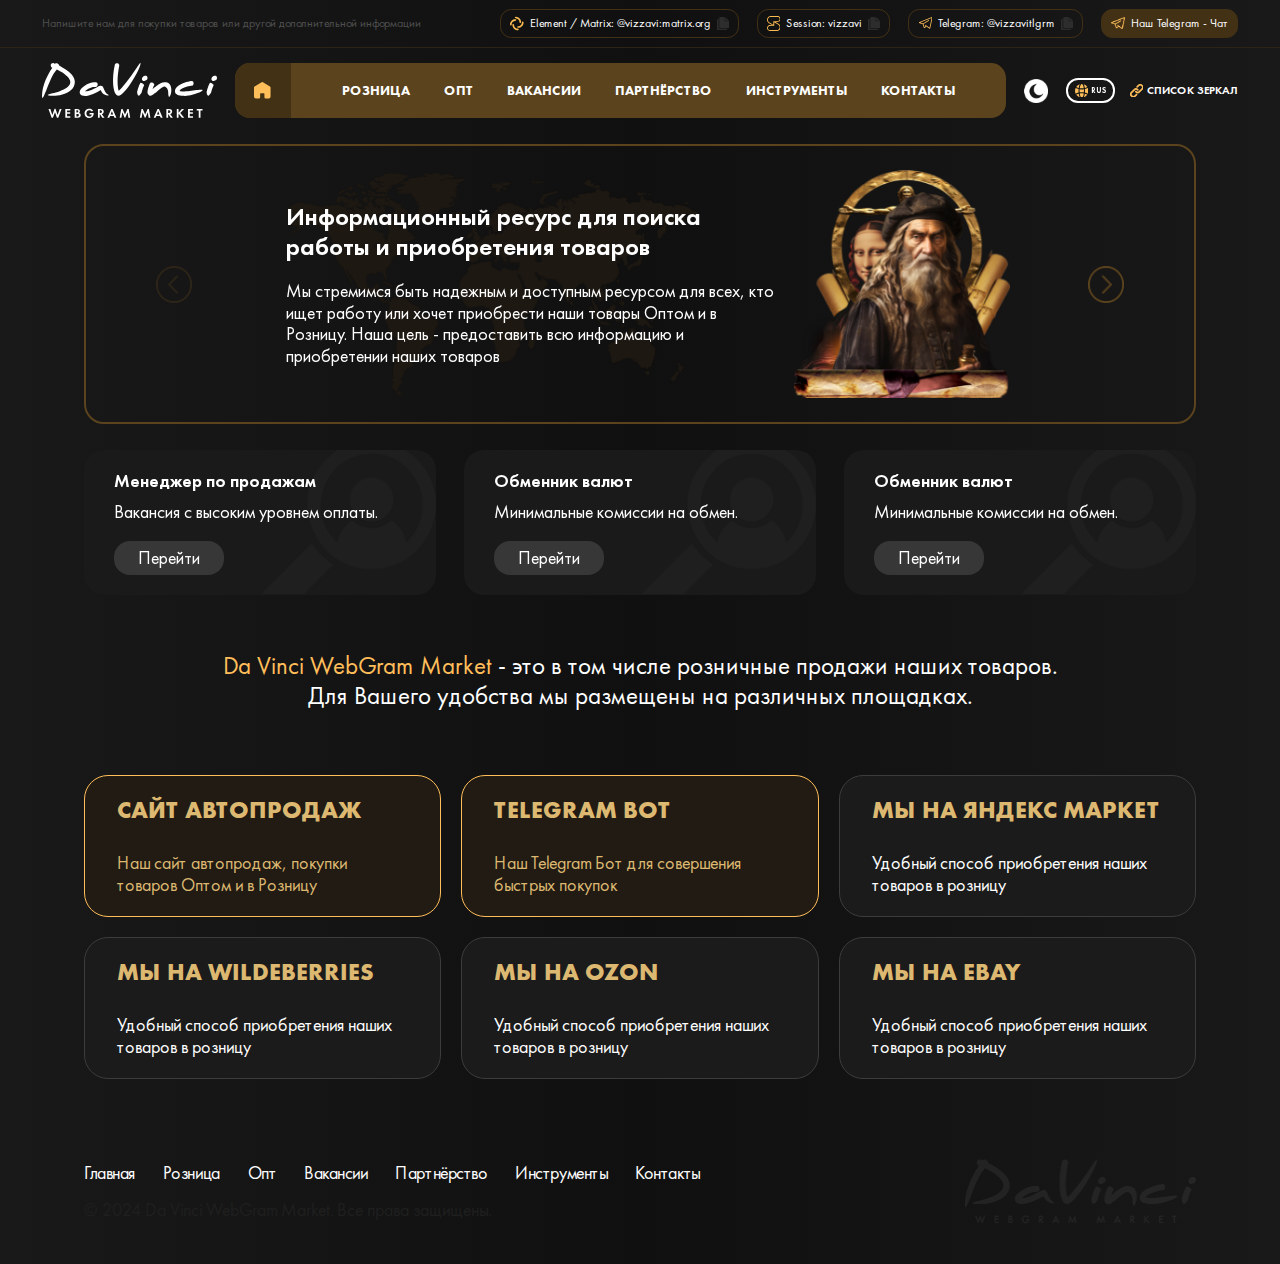
<file: index.html>
<!DOCTYPE html>
<html data-theme="light" lang="ru">

<head>
    <meta charset="UTF-8">
    <meta name="viewport" content="width=device-width, initial-scale=1.0">
    <meta name="description" content="">
    <meta name="keywords" content="">
    <link rel="stylesheet" href="css/libs.min.css">
    <link rel="stylesheet" href="css/style.min.css">
    <title>Главная</title>
</head>


<body class="m-page">
    <div class="wrapper">
        <header class="header">
            <div class="header-top">
                <div class="container">
                    <div class="header-top__inner">
                        <div class="header-top__hint text16">
                            Напишите нам для покупки товаров или другой дополнительной информации
                        </div>

                        <div class="header-top__nav">
                            <div class="header-btn">
                                <svg xmlns="http://www.w3.org/2000/svg" xmlns:v="https://svgstorm.com" viewBox="0 0 672 747" width="672" height="747">
                                    <g fill="None" fill-opacity="0.0" stroke="#000000" stroke-opacity="0.00" stroke-width="0.3">
                                        <path d="
M 0.00 403.00 
C 0.50 403.00 1.00 403.00 1.00 403.00
C 1.00 374.04 12.32 341.80 23.31 316.31 C 34.29 290.81 48.63 270.39 66.75 249.75 C 84.88 229.11 102.17 213.46 125.23 199.23 C 148.29 185.00 175.20 172.33 202.07 166.07 C 228.94 159.82 269.58 150.82 294.23 166.77 C 318.88 182.72 313.01 228.54 285.31 236.30 C 257.60 244.07 220.52 241.16 194.92 254.92 C 169.33 268.69 150.06 278.45 130.25 300.25 C 110.44 322.05 101.31 342.58 90.22 369.22 C 79.14 395.87 89.04 434.64 68.25 457.25 C 47.45 479.85 6.36 465.00 0.00 437.00
L 0.00 747.00
L 672.00 747.00
L 672.00 344.00
C 668.80 372.00 660.78 404.70 649.08 430.08 C 637.37 455.45 624.08 476.08 605.75 496.75 C 587.43 517.42 570.44 533.04 547.30 547.30 C 524.17 561.56 497.68 574.47 470.78 580.78 C 443.87 587.09 402.31 596.21 377.77 580.23 C 353.23 564.25 358.68 519.25 386.08 511.08 C 413.47 502.90 451.52 505.89 477.08 492.08 C 502.63 478.26 521.96 468.57 541.75 446.75 C 561.55 424.93 570.70 404.43 581.78 377.78 C 592.85 351.12 582.96 312.37 603.75 289.75 C 624.54 267.14 665.67 281.96 672.00 310.00
L 672.00 0.00
L 0.00 0.00
L 0.00 403.00
M 303.00 37.00 
C 329.59 39.57 361.33 47.02 385.68 57.32 C 410.03 67.62 430.51 79.87 450.75 96.25 C 470.99 112.62 485.77 127.95 500.77 149.23 C 515.77 170.51 528.05 191.49 536.78 217.22 C 545.50 242.96 552.16 276.01 552.00 305.00 C 551.84 333.99 522.34 356.19 493.77 343.23 C 465.21 330.27 470.97 293.64 466.01 267.99 C 461.04 242.35 449.59 216.52 434.08 195.92 C 418.57 175.32 403.04 159.16 380.75 146.25 C 358.46 133.34 329.86 120.43 303.00 120.00 C 276.14 119.57 241.43 113.34 241.02 78.98 C 240.62 44.61 273.71 34.17 303.00 37.00
M 169.00 400.00 
C 202.46 405.43 201.79 441.84 204.00 468.00 C 206.20 494.17 218.96 521.65 232.75 543.25 C 246.55 564.84 262.21 581.19 283.70 595.30 C 305.18 609.42 331.04 622.63 357.22 625.78 C 383.41 628.93 419.66 625.37 428.92 657.08 C 438.19 688.78 411.26 711.54 382.00 710.00 C 352.74 708.46 321.73 702.95 295.92 693.08 C 270.12 683.20 250.10 672.29 228.75 656.25 C 207.41 640.21 193.44 626.20 176.75 605.25 C 160.05 584.31 150.20 564.10 139.07 538.93 C 127.95 513.75 124.17 482.52 121.00 454.00 C 117.83 425.48 135.15 394.50 169.00 400.00 Z" />
                                    </g>
                                    <g fill="None" fill-opacity="0.0" stroke="#FEBE51" stroke-opacity="0.98" stroke-width="0.3">
                                        <path d="
M 303.00 37.00 
C 273.71 34.17 240.62 44.61 241.02 78.98 C 241.43 113.34 276.14 119.57 303.00 120.00 C 329.86 120.43 358.46 133.34 380.75 146.25 C 403.04 159.16 418.57 175.32 434.08 195.92 C 449.59 216.52 461.04 242.35 466.01 267.99 C 470.97 293.64 465.21 330.27 493.77 343.23 C 522.34 356.19 551.84 333.99 552.00 305.00 C 552.16 276.01 545.50 242.96 536.78 217.22 C 528.05 191.49 515.77 170.51 500.77 149.23 C 485.77 127.95 470.99 112.62 450.75 96.25 C 430.51 79.87 410.03 67.62 385.68 57.32 C 361.33 47.02 329.59 39.57 303.00 37.00 Z" />
                                    </g>
                                    <g fill="None" fill-opacity="0.0" stroke="#FEBE50" stroke-opacity="0.98" stroke-width="0.3">
                                        <path d="
M 1.00 403.00 
C 1.00 405.84 1.79 409.98 0.00 412.00
L 0.00 437.00
C 6.36 465.00 47.45 479.85 68.25 457.25 C 89.04 434.64 79.14 395.87 90.22 369.22 C 101.31 342.58 110.44 322.05 130.25 300.25 C 150.06 278.45 169.33 268.69 194.92 254.92 C 220.52 241.16 257.60 244.07 285.31 236.30 C 313.01 228.54 318.88 182.72 294.23 166.77 C 269.58 150.82 228.94 159.82 202.07 166.07 C 175.20 172.33 148.29 185.00 125.23 199.23 C 102.17 213.46 84.88 229.11 66.75 249.75 C 48.63 270.39 34.29 290.81 23.31 316.31 C 12.32 341.80 1.00 374.04 1.00 403.00 Z" />
                                    </g>
                                    <g fill="None" fill-opacity="0.0" stroke="#FEBE51" stroke-opacity="0.98" stroke-width="0.3">
                                        <path d="
M 672.00 344.00 
L 672.00 310.00
C 665.67 281.96 624.54 267.14 603.75 289.75 C 582.96 312.37 592.85 351.12 581.78 377.78 C 570.70 404.43 561.55 424.93 541.75 446.75 C 521.96 468.57 502.63 478.26 477.08 492.08 C 451.52 505.89 413.47 502.90 386.08 511.08 C 358.68 519.25 353.23 564.25 377.77 580.23 C 402.31 596.21 443.87 587.09 470.78 580.78 C 497.68 574.47 524.17 561.56 547.30 547.30 C 570.44 533.04 587.43 517.42 605.75 496.75 C 624.08 476.08 637.37 455.45 649.08 430.08 C 660.78 404.70 668.80 372.00 672.00 344.00 Z" />
                                    </g>
                                    <g fill="None" fill-opacity="0.0" stroke="#FEBE50" stroke-opacity="0.98" stroke-width="0.3">
                                        <path d="
M 169.00 400.00 
C 135.15 394.50 117.83 425.48 121.00 454.00 C 124.17 482.52 127.95 513.75 139.07 538.93 C 150.20 564.10 160.05 584.31 176.75 605.25 C 193.44 626.20 207.41 640.21 228.75 656.25 C 250.10 672.29 270.12 683.20 295.92 693.08 C 321.73 702.95 352.74 708.46 382.00 710.00 C 411.26 711.54 438.19 688.78 428.92 657.08 C 419.66 625.37 383.41 628.93 357.22 625.78 C 331.04 622.63 305.18 609.42 283.70 595.30 C 262.21 581.19 246.55 564.84 232.75 543.25 C 218.96 521.65 206.20 494.17 204.00 468.00 C 201.79 441.84 202.46 405.43 169.00 400.00 Z" />
                                    </g>
                                    <g fill="None" fill-opacity="0.0" stroke="#FFC153" stroke-opacity="0.28" stroke-width="0.3">
                                        <path d="
M 0.00 412.00 
C 1.79 409.98 1.00 405.84 1.00 403.00
C 1.00 403.00 0.50 403.00 0.00 403.00
L 0.00 412.00 Z" />
                                    </g>
                                    <g fill="#000000" fill-opacity="0.00" stroke="None">
                                        <path d="
M 0.00 403.00 
C 0.50 403.00 1.00 403.00 1.00 403.00
C 1.00 374.04 12.32 341.80 23.31 316.31 C 34.29 290.81 48.63 270.39 66.75 249.75 C 84.88 229.11 102.17 213.46 125.23 199.23 C 148.29 185.00 175.20 172.33 202.07 166.07 C 228.94 159.82 269.58 150.82 294.23 166.77 C 318.88 182.72 313.01 228.54 285.31 236.30 C 257.60 244.07 220.52 241.16 194.92 254.92 C 169.33 268.69 150.06 278.45 130.25 300.25 C 110.44 322.05 101.31 342.58 90.22 369.22 C 79.14 395.87 89.04 434.64 68.25 457.25 C 47.45 479.85 6.36 465.00 0.00 437.00
L 0.00 747.00
L 672.00 747.00
L 672.00 344.00
C 668.80 372.00 660.78 404.70 649.08 430.08 C 637.37 455.45 624.08 476.08 605.75 496.75 C 587.43 517.42 570.44 533.04 547.30 547.30 C 524.17 561.56 497.68 574.47 470.78 580.78 C 443.87 587.09 402.31 596.21 377.77 580.23 C 353.23 564.25 358.68 519.25 386.08 511.08 C 413.47 502.90 451.52 505.89 477.08 492.08 C 502.63 478.26 521.96 468.57 541.75 446.75 C 561.55 424.93 570.70 404.43 581.78 377.78 C 592.85 351.12 582.96 312.37 603.75 289.75 C 624.54 267.14 665.67 281.96 672.00 310.00
L 672.00 0.00
L 0.00 0.00
L 0.00 403.00
M 303.00 37.00 
C 329.59 39.57 361.33 47.02 385.68 57.32 C 410.03 67.62 430.51 79.87 450.75 96.25 C 470.99 112.62 485.77 127.95 500.77 149.23 C 515.77 170.51 528.05 191.49 536.78 217.22 C 545.50 242.96 552.16 276.01 552.00 305.00 C 551.84 333.99 522.34 356.19 493.77 343.23 C 465.21 330.27 470.97 293.64 466.01 267.99 C 461.04 242.35 449.59 216.52 434.08 195.92 C 418.57 175.32 403.04 159.16 380.75 146.25 C 358.46 133.34 329.86 120.43 303.00 120.00 C 276.14 119.57 241.43 113.34 241.02 78.98 C 240.62 44.61 273.71 34.17 303.00 37.00
M 169.00 400.00 
C 202.46 405.43 201.79 441.84 204.00 468.00 C 206.20 494.17 218.96 521.65 232.75 543.25 C 246.55 564.84 262.21 581.19 283.70 595.30 C 305.18 609.42 331.04 622.63 357.22 625.78 C 383.41 628.93 419.66 625.37 428.92 657.08 C 438.19 688.78 411.26 711.54 382.00 710.00 C 352.74 708.46 321.73 702.95 295.92 693.08 C 270.12 683.20 250.10 672.29 228.75 656.25 C 207.41 640.21 193.44 626.20 176.75 605.25 C 160.05 584.31 150.20 564.10 139.07 538.93 C 127.95 513.75 124.17 482.52 121.00 454.00 C 117.83 425.48 135.15 394.50 169.00 400.00 Z" />
                                    </g>
                                    <g fill="#FEBE51" fill-opacity="0.98" stroke="None">
                                        <path d="
M 303.00 37.00 
C 273.71 34.17 240.62 44.61 241.02 78.98 C 241.43 113.34 276.14 119.57 303.00 120.00 C 329.86 120.43 358.46 133.34 380.75 146.25 C 403.04 159.16 418.57 175.32 434.08 195.92 C 449.59 216.52 461.04 242.35 466.01 267.99 C 470.97 293.64 465.21 330.27 493.77 343.23 C 522.34 356.19 551.84 333.99 552.00 305.00 C 552.16 276.01 545.50 242.96 536.78 217.22 C 528.05 191.49 515.77 170.51 500.77 149.23 C 485.77 127.95 470.99 112.62 450.75 96.25 C 430.51 79.87 410.03 67.62 385.68 57.32 C 361.33 47.02 329.59 39.57 303.00 37.00 Z" />
                                    </g>
                                    <g fill="#FEBE50" fill-opacity="0.98" stroke="None">
                                        <path d="
M 1.00 403.00 
C 1.00 405.84 1.79 409.98 0.00 412.00
L 0.00 437.00
C 6.36 465.00 47.45 479.85 68.25 457.25 C 89.04 434.64 79.14 395.87 90.22 369.22 C 101.31 342.58 110.44 322.05 130.25 300.25 C 150.06 278.45 169.33 268.69 194.92 254.92 C 220.52 241.16 257.60 244.07 285.31 236.30 C 313.01 228.54 318.88 182.72 294.23 166.77 C 269.58 150.82 228.94 159.82 202.07 166.07 C 175.20 172.33 148.29 185.00 125.23 199.23 C 102.17 213.46 84.88 229.11 66.75 249.75 C 48.63 270.39 34.29 290.81 23.31 316.31 C 12.32 341.80 1.00 374.04 1.00 403.00 Z" />
                                    </g>
                                    <g fill="#FEBE51" fill-opacity="0.98" stroke="None">
                                        <path d="
M 672.00 344.00 
L 672.00 310.00
C 665.67 281.96 624.54 267.14 603.75 289.75 C 582.96 312.37 592.85 351.12 581.78 377.78 C 570.70 404.43 561.55 424.93 541.75 446.75 C 521.96 468.57 502.63 478.26 477.08 492.08 C 451.52 505.89 413.47 502.90 386.08 511.08 C 358.68 519.25 353.23 564.25 377.77 580.23 C 402.31 596.21 443.87 587.09 470.78 580.78 C 497.68 574.47 524.17 561.56 547.30 547.30 C 570.44 533.04 587.43 517.42 605.75 496.75 C 624.08 476.08 637.37 455.45 649.08 430.08 C 660.78 404.70 668.80 372.00 672.00 344.00 Z" />
                                    </g>
                                    <g fill="#FEBE50" fill-opacity="0.98" stroke="None">
                                        <path d="
M 169.00 400.00 
C 135.15 394.50 117.83 425.48 121.00 454.00 C 124.17 482.52 127.95 513.75 139.07 538.93 C 150.20 564.10 160.05 584.31 176.75 605.25 C 193.44 626.20 207.41 640.21 228.75 656.25 C 250.10 672.29 270.12 683.20 295.92 693.08 C 321.73 702.95 352.74 708.46 382.00 710.00 C 411.26 711.54 438.19 688.78 428.92 657.08 C 419.66 625.37 383.41 628.93 357.22 625.78 C 331.04 622.63 305.18 609.42 283.70 595.30 C 262.21 581.19 246.55 564.84 232.75 543.25 C 218.96 521.65 206.20 494.17 204.00 468.00 C 201.79 441.84 202.46 405.43 169.00 400.00 Z" />
                                    </g>
                                    <g fill="#FFC153" fill-opacity="0.28" stroke="None">
                                        <path d="
M 0.00 412.00 
C 1.79 409.98 1.00 405.84 1.00 403.00
C 1.00 403.00 0.50 403.00 0.00 403.00
L 0.00 412.00 Z" />
                                    </g>
                                </svg>
                                <div class="header-btn__title">
                                    Element / Matrix: @vizzavi:matrix.org
                                </div>
                                <button data-copy="@vizzavi:matrix.org" class="header-btn__copy copy-btn">
                                    <img class="_view1" src="img/copy.png" alt="">
                                    <img class="_view2" src="img/copy3.png" alt="">
                                </button>
                            </div>
                            <div class="header-btn">
                                <svg xmlns="http://www.w3.org/2000/svg" xmlns:v="https://svgstorm.com" viewBox="0 0 672 747" width="672" height="747">
                                    <g fill="None" fill-opacity="0.0" stroke="#000000" stroke-opacity="0.00" stroke-width="0.3">
                                        <path d="
M 0.00 176.00 
C 6.53 78.52 92.73 1.00 190.00 1.00
C 189.96 1.00 190.00 0.00 190.00 0.00
L 0.00 0.00
L 0.00 176.00 Z" />
                                    </g>
                                    <g fill="None" fill-opacity="0.0" stroke="#FFBD54" stroke-opacity="0.25" stroke-width="0.3">
                                        <path d="
M 190.00 1.00 
C 213.00 1.00 236.00 1.00 259.00 1.00
C 258.96 1.00 259.00 0.00 259.00 0.00
L 190.00 0.00
C 190.00 0.00 189.96 1.00 190.00 1.00 Z" />
                                    </g>
                                    <g fill="None" fill-opacity="0.0" stroke="#FEBE50" stroke-opacity="0.44" stroke-width="0.3">
                                        <path d="
M 259.00 1.00 
C 310.33 1.00 361.67 1.00 413.00 1.00
C 412.96 1.00 413.00 0.00 413.00 0.00
L 259.00 0.00
C 259.00 0.00 258.96 1.00 259.00 1.00 Z" />
                                    </g>
                                    <g fill="None" fill-opacity="0.0" stroke="#FFBD53" stroke-opacity="0.25" stroke-width="0.3">
                                        <path d="
M 413.00 1.00 
C 449.33 1.00 485.67 1.00 522.00 1.00
C 521.96 1.00 522.00 0.00 522.00 0.00
L 413.00 0.00
C 413.00 0.00 412.96 1.00 413.00 1.00 Z" />
                                    </g>
                                    <g fill="None" fill-opacity="0.0" stroke="#000000" stroke-opacity="0.00" stroke-width="0.3">
                                        <path d="
M 522.00 1.00 
C 598.02 1.00 665.42 62.68 672.00 138.00
L 672.00 0.00
L 522.00 0.00
C 522.00 0.00 521.96 1.00 522.00 1.00 Z" />
                                    </g>
                                    <g fill="None" fill-opacity="0.0" stroke="#FEBE51" stroke-opacity="0.98" stroke-width="0.3">
                                        <path d="
M 0.00 176.00 
L 0.00 182.00
C 1.63 187.26 1.69 195.81 0.00 201.00
L 0.00 205.00
C 3.09 229.19 10.67 257.62 21.77 279.23 C 32.87 300.84 45.27 317.34 62.25 334.75 C 79.23 352.16 99.65 362.16 119.70 374.30 C 139.74 386.45 161.67 396.28 181.69 408.31 C 201.72 420.33 225.87 428.93 241.00 446.00
C 212.43 447.53 176.19 447.17 148.00 447.00 C 119.81 446.83 94.99 455.40 72.75 468.75 C 50.51 482.11 37.77 494.56 23.75 515.75 C 9.72 536.94 2.59 564.17 0.00 589.00
L 0.00 598.00
C 2.94 628.68 10.48 660.86 30.30 685.70 C 50.13 710.54 67.92 724.20 97.69 736.31 C 127.47 748.41 172.07 746.00 206.00 746.00
C 216.67 746.00 227.33 746.00 238.00 746.00
C 311.00 746.00 384.00 746.00 457.00 746.00
C 463.33 746.00 469.67 746.00 476.00 746.00
C 528.21 746.00 576.74 728.80 614.25 692.25 C 651.75 655.69 669.63 608.84 672.00 558.00
L 672.00 552.00
C 670.22 521.05 660.09 483.76 644.70 457.31 C 629.30 430.85 611.13 409.95 586.25 392.75 C 561.38 375.54 534.67 363.38 508.92 348.08 C 483.18 332.77 454.02 321.82 432.00 302.00
C 459.86 298.40 496.92 299.93 525.00 300.00 C 553.08 300.07 576.15 290.04 599.23 278.23 C 622.31 266.42 633.14 251.68 646.92 230.92 C 660.70 210.16 668.95 184.38 672.00 160.00
L 672.00 156.00
C 670.42 152.73 670.29 146.20 672.00 143.00
L 672.00 138.00
C 665.42 62.68 598.02 1.00 522.00 1.00
C 485.67 1.00 449.33 1.00 413.00 1.00
C 361.67 1.00 310.33 1.00 259.00 1.00
C 236.00 1.00 213.00 1.00 190.00 1.00
C 92.73 1.00 6.53 78.52 0.00 176.00
M 495.00 46.00 
C 506.26 46.00 520.60 45.74 531.22 46.78 C 541.85 47.81 552.12 49.80 561.22 53.78 C 570.33 57.75 577.14 61.51 584.75 67.25 C 592.35 73.00 597.70 78.96 603.75 86.25 C 609.80 93.54 613.46 100.44 617.92 109.08 C 622.39 117.71 624.82 127.93 626.00 138.00 C 627.18 148.07 627.34 161.99 624.67 171.67 C 622.00 181.35 619.45 191.20 614.70 199.69 C 609.94 208.19 605.95 214.29 599.25 221.25 C 592.55 228.21 587.29 232.92 579.25 238.25 C 571.22 243.59 563.71 246.83 553.98 249.98 C 544.24 253.12 533.30 255.87 522.00 256.00 C 510.70 256.13 496.83 255.92 485.00 256.00 C 473.17 256.08 460.02 255.90 448.00 256.00 C 435.98 256.10 423.01 255.83 411.00 256.00 C 398.99 256.17 384.68 255.65 373.00 256.00 C 361.32 256.35 346.75 255.21 336.00 256.00 C 325.25 256.79 316.68 260.09 314.07 271.07 C 311.47 282.05 313.43 295.99 313.00 308.00 C 312.57 320.01 313.04 332.52 313.00 345.00 C 312.96 357.48 312.69 368.96 313.00 382.00 C 313.31 395.04 312.12 404.93 313.00 419.00 C 313.88 433.07 300.70 424.07 292.92 419.08 C 285.14 414.09 276.77 410.76 268.92 406.08 C 261.08 401.40 253.24 397.19 245.30 392.70 C 237.37 388.20 229.20 384.33 221.31 379.69 C 213.41 375.06 205.02 370.33 196.92 366.08 C 188.83 361.82 181.40 356.84 173.30 352.70 C 165.21 348.55 157.30 343.98 149.30 339.70 C 141.31 335.41 133.45 331.06 125.77 326.23 C 118.09 321.40 110.57 316.18 103.30 310.70 C 96.04 305.21 90.75 299.10 84.75 292.25 C 78.74 285.41 73.73 278.95 69.08 270.92 C 64.43 262.89 59.83 254.73 56.22 245.78 C 52.62 236.82 50.00 226.86 48.01 216.99 C 46.02 207.12 44.45 193.55 45.00 183.00 C 45.55 172.45 48.50 161.62 50.93 151.93 C 53.35 142.23 57.42 133.28 61.77 124.77 C 66.12 116.26 70.26 109.32 76.25 102.25 C 82.23 95.18 87.32 89.55 94.25 83.25 C 101.17 76.95 107.24 72.45 115.25 67.25 C 123.25 62.04 131.72 58.61 141.07 55.07 C 150.43 51.54 160.01 49.36 170.67 47.67 C 181.33 45.98 194.19 45.78 206.00 46.00 C 217.81 46.22 230.82 45.91 243.00 46.00 C 255.18 46.09 268.69 45.96 281.00 46.00 C 293.31 46.04 305.68 45.98 318.00 46.00 C 330.32 46.02 342.67 45.99 355.00 46.00 C 367.33 46.01 379.67 46.00 392.00 46.00
C 400.66 45.26 409.64 45.00 418.00 45.00
C 439.33 45.00 460.67 45.00 482.00 45.00
C 486.41 45.00 491.34 45.65 495.00 46.00
M 173.00 491.00 
C 177.39 490.58 182.93 490.00 188.00 490.00
C 201.62 490.00 215.40 490.18 229.00 490.00 C 242.60 489.82 257.56 490.45 271.00 490.00 C 284.44 489.55 299.02 491.06 312.00 490.00 C 324.98 488.94 339.76 493.72 350.69 486.70 C 361.63 479.67 358.63 466.62 359.00 454.00 C 359.37 441.38 359.01 425.57 359.00 412.00 C 358.99 398.43 359.42 385.41 359.00 371.00 C 358.58 356.59 360.08 344.56 359.00 329.00 C 357.92 313.44 372.46 323.35 381.23 328.77 C 389.99 334.19 398.77 338.28 407.70 343.31 C 416.62 348.33 425.61 353.63 434.70 358.30 C 443.78 362.98 452.29 367.88 461.25 372.75 C 470.20 377.62 479.49 382.54 488.23 387.77 C 496.97 393.00 505.85 397.29 514.70 402.31 C 523.54 407.32 532.87 412.33 541.70 417.31 C 550.52 422.28 558.67 428.15 566.75 434.25 C 574.84 440.35 581.30 446.21 587.77 454.23 C 594.24 462.25 600.11 469.80 604.92 479.08 C 609.73 488.36 615.53 496.29 617.98 507.02 C 620.42 517.76 624.85 529.47 626.00 541.00 C 627.14 552.53 627.02 567.78 625.00 579.00 C 622.99 590.22 619.35 601.19 615.23 611.23 C 611.11 621.27 606.78 630.18 600.70 638.70 C 594.61 647.22 588.79 652.88 581.25 660.25 C 573.71 667.62 566.95 673.50 557.77 678.77 C 548.59 684.04 540.54 688.25 529.92 691.92 C 519.31 695.60 508.01 698.30 495.98 699.98 C 483.94 701.65 469.16 700.88 456.00 701.00 C 442.84 701.12 427.53 700.94 414.00 701.00 C 400.47 701.06 386.71 700.97 373.00 701.00 C 359.29 701.03 344.80 700.98 331.00 701.00 C 317.20 701.02 302.76 700.97 289.00 701.00 C 275.24 701.03 261.66 700.94 248.00 701.00 C 234.34 701.06 219.46 700.88 206.00 701.00 C 192.54 701.12 177.97 700.73 165.00 701.00 C 152.03 701.27 137.73 700.50 126.33 697.67 C 114.92 694.85 106.80 691.15 97.30 685.70 C 87.81 680.24 82.08 674.40 74.25 666.75 C 66.42 659.10 61.76 651.92 56.69 642.31 C 51.63 632.69 48.93 622.40 46.67 611.33 C 44.41 600.26 45.34 584.73 47.93 573.93 C 50.52 563.13 53.50 553.35 59.25 544.25 C 65.01 535.16 69.54 528.03 77.75 520.75 C 85.97 513.47 91.33 508.43 101.23 503.23 C 111.13 498.02 121.53 494.94 133.22 493.22 C 144.91 491.50 160.51 491.00 173.00 491.00 Z" />
                                    </g>
                                    <g fill="None" fill-opacity="0.0" stroke="#FFBF4D" stroke-opacity="0.08" stroke-width="0.3">
                                        <path d="
M 393.00 46.00 
C 401.33 46.00 409.67 46.00 418.00 46.00
C 417.96 46.00 418.00 45.00 418.00 45.00
C 409.64 45.00 400.66 45.26 393.00 46.00 Z" />
                                    </g>
                                    <g fill="None" fill-opacity="0.0" stroke="#FE8080" stroke-opacity="0.01" stroke-width="0.3">
                                        <path d="
M 418.00 46.00 
C 439.33 46.00 460.67 46.00 482.00 46.00
C 481.96 46.00 482.00 45.00 482.00 45.00
C 460.67 45.00 439.33 45.00 418.00 45.00
C 418.00 45.00 417.96 46.00 418.00 46.00 Z" />
                                    </g>
                                    <g fill="None" fill-opacity="0.0" stroke="#FFBE50" stroke-opacity="0.12" stroke-width="0.3">
                                        <path d="
M 482.00 46.00 
C 486.33 46.00 490.67 46.00 495.00 46.00
C 491.34 45.65 486.41 45.00 482.00 45.00
C 482.00 45.00 481.96 46.00 482.00 46.00 Z" />
                                    </g>
                                    <g fill="None" fill-opacity="0.0" stroke="#000000" stroke-opacity="0.00" stroke-width="0.3">
                                        <path d="
M 495.00 46.00 
C 490.67 46.00 486.33 46.00 482.00 46.00
C 460.67 46.00 439.33 46.00 418.00 46.00
C 409.67 46.00 401.33 46.00 393.00 46.00
C 379.67 46.00 367.33 46.01 355.00 46.00 C 342.67 45.99 330.32 46.02 318.00 46.00 C 305.68 45.98 293.31 46.04 281.00 46.00 C 268.69 45.96 255.18 46.09 243.00 46.00 C 230.82 45.91 217.81 46.22 206.00 46.00 C 194.19 45.78 181.33 45.98 170.67 47.67 C 160.01 49.36 150.43 51.54 141.07 55.07 C 131.72 58.61 123.25 62.04 115.25 67.25 C 107.24 72.45 101.17 76.95 94.25 83.25 C 87.32 89.55 82.23 95.18 76.25 102.25 C 70.26 109.32 66.12 116.26 61.77 124.77 C 57.42 133.28 53.35 142.23 50.93 151.93 C 48.50 161.62 45.55 172.45 45.00 183.00 C 44.45 193.55 46.02 207.12 48.01 216.99 C 50.00 226.86 52.62 236.82 56.22 245.78 C 59.83 254.73 64.43 262.89 69.08 270.92 C 73.73 278.95 78.74 285.41 84.75 292.25 C 90.75 299.10 96.04 305.21 103.30 310.70 C 110.57 316.18 118.09 321.40 125.77 326.23 C 133.45 331.06 141.31 335.41 149.30 339.70 C 157.30 343.98 165.21 348.55 173.30 352.70 C 181.40 356.84 188.83 361.82 196.92 366.08 C 205.02 370.33 213.41 375.06 221.31 379.69 C 229.20 384.33 237.37 388.20 245.30 392.70 C 253.24 397.19 261.08 401.40 268.92 406.08 C 276.77 410.76 285.14 414.09 292.92 419.08 C 300.70 424.07 313.88 433.07 313.00 419.00 C 312.12 404.93 313.31 395.04 313.00 382.00 C 312.69 368.96 312.96 357.48 313.00 345.00 C 313.04 332.52 312.57 320.01 313.00 308.00 C 313.43 295.99 311.47 282.05 314.07 271.07 C 316.68 260.09 325.25 256.79 336.00 256.00 C 346.75 255.21 361.32 256.35 373.00 256.00 C 384.68 255.65 398.99 256.17 411.00 256.00 C 423.01 255.83 435.98 256.10 448.00 256.00 C 460.02 255.90 473.17 256.08 485.00 256.00 C 496.83 255.92 510.70 256.13 522.00 256.00 C 533.30 255.87 544.24 253.12 553.98 249.98 C 563.71 246.83 571.22 243.59 579.25 238.25 C 587.29 232.92 592.55 228.21 599.25 221.25 C 605.95 214.29 609.94 208.19 614.70 199.69 C 619.45 191.20 622.00 181.35 624.67 171.67 C 627.34 161.99 627.18 148.07 626.00 138.00 C 624.82 127.93 622.39 117.71 617.92 109.08 C 613.46 100.44 609.80 93.54 603.75 86.25 C 597.70 78.96 592.35 73.00 584.75 67.25 C 577.14 61.51 570.33 57.75 561.22 53.78 C 552.12 49.80 541.85 47.81 531.22 46.78 C 520.60 45.74 506.26 46.00 495.00 46.00 Z" />
                                    </g>
                                    <g fill="None" fill-opacity="0.0" stroke="#FEBF51" stroke-opacity="0.51" stroke-width="0.3">
                                        <path d="
M 672.00 156.00 
L 672.00 143.00
C 670.29 146.20 670.42 152.73 672.00 156.00 Z" />
                                    </g>
                                    <g fill="None" fill-opacity="0.0" stroke="#000000" stroke-opacity="0.00" stroke-width="0.3">
                                        <path d="
M 672.00 552.00 
L 672.00 160.00
C 668.95 184.38 660.70 210.16 646.92 230.92 C 633.14 251.68 622.31 266.42 599.23 278.23 C 576.15 290.04 553.08 300.07 525.00 300.00 C 496.92 299.93 459.86 298.40 432.00 302.00
C 454.02 321.82 483.18 332.77 508.92 348.08 C 534.67 363.38 561.38 375.54 586.25 392.75 C 611.13 409.95 629.30 430.85 644.70 457.31 C 660.09 483.76 670.22 521.05 672.00 552.00 Z" />
                                    </g>
                                    <g fill="None" fill-opacity="0.0" stroke="#FEBF51" stroke-opacity="0.60" stroke-width="0.3">
                                        <path d="
M 0.00 201.00 
C 1.69 195.81 1.63 187.26 0.00 182.00
L 0.00 201.00 Z" />
                                    </g>
                                    <g fill="None" fill-opacity="0.0" stroke="#000000" stroke-opacity="0.00" stroke-width="0.3">
                                        <path d="
M 0.00 589.00 
C 2.59 564.17 9.72 536.94 23.75 515.75 C 37.77 494.56 50.51 482.11 72.75 468.75 C 94.99 455.40 119.81 446.83 148.00 447.00 C 176.19 447.17 212.43 447.53 241.00 446.00
C 225.87 428.93 201.72 420.33 181.69 408.31 C 161.67 396.28 139.74 386.45 119.70 374.30 C 99.65 362.16 79.23 352.16 62.25 334.75 C 45.27 317.34 32.87 300.84 21.77 279.23 C 10.67 257.62 3.09 229.19 0.00 205.00
L 0.00 589.00 Z" />
                                    </g>
                                    <g fill="None" fill-opacity="0.0" stroke="#000000" stroke-opacity="0.00" stroke-width="0.3">
                                        <path d="
M 188.00 490.00 
C 183.61 490.42 178.07 491.00 173.00 491.00
C 160.51 491.00 144.91 491.50 133.22 493.22 C 121.53 494.94 111.13 498.02 101.23 503.23 C 91.33 508.43 85.97 513.47 77.75 520.75 C 69.54 528.03 65.01 535.16 59.25 544.25 C 53.50 553.35 50.52 563.13 47.93 573.93 C 45.34 584.73 44.41 600.26 46.67 611.33 C 48.93 622.40 51.63 632.69 56.69 642.31 C 61.76 651.92 66.42 659.10 74.25 666.75 C 82.08 674.40 87.81 680.24 97.30 685.70 C 106.80 691.15 114.92 694.85 126.33 697.67 C 137.73 700.50 152.03 701.27 165.00 701.00 C 177.97 700.73 192.54 701.12 206.00 701.00 C 219.46 700.88 234.34 701.06 248.00 701.00 C 261.66 700.94 275.24 701.03 289.00 701.00 C 302.76 700.97 317.20 701.02 331.00 701.00 C 344.80 700.98 359.29 701.03 373.00 701.00 C 386.71 700.97 400.47 701.06 414.00 701.00 C 427.53 700.94 442.84 701.12 456.00 701.00 C 469.16 700.88 483.94 701.65 495.98 699.98 C 508.01 698.30 519.31 695.60 529.92 691.92 C 540.54 688.25 548.59 684.04 557.77 678.77 C 566.95 673.50 573.71 667.62 581.25 660.25 C 588.79 652.88 594.61 647.22 600.70 638.70 C 606.78 630.18 611.11 621.27 615.23 611.23 C 619.35 601.19 622.99 590.22 625.00 579.00 C 627.02 567.78 627.14 552.53 626.00 541.00 C 624.85 529.47 620.42 517.76 617.98 507.02 C 615.53 496.29 609.73 488.36 604.92 479.08 C 600.11 469.80 594.24 462.25 587.77 454.23 C 581.30 446.21 574.84 440.35 566.75 434.25 C 558.67 428.15 550.52 422.28 541.70 417.31 C 532.87 412.33 523.54 407.32 514.70 402.31 C 505.85 397.29 496.97 393.00 488.23 387.77 C 479.49 382.54 470.20 377.62 461.25 372.75 C 452.29 367.88 443.78 362.98 434.70 358.30 C 425.61 353.63 416.62 348.33 407.70 343.31 C 398.77 338.28 389.99 334.19 381.23 328.77 C 372.46 323.35 357.92 313.44 359.00 329.00 C 360.08 344.56 358.58 356.59 359.00 371.00 C 359.42 385.41 358.99 398.43 359.00 412.00 C 359.01 425.57 359.37 441.38 359.00 454.00 C 358.63 466.62 361.63 479.67 350.69 486.70 C 339.76 493.72 324.98 488.94 312.00 490.00 C 299.02 491.06 284.44 489.55 271.00 490.00 C 257.56 490.45 242.60 489.82 229.00 490.00 C 215.40 490.18 201.62 490.00 188.00 490.00 Z" />
                                    </g>
                                    <g fill="None" fill-opacity="0.0" stroke="#FE8080" stroke-opacity="0.01" stroke-width="0.3">
                                        <path d="
M 173.00 491.00 
C 178.07 491.00 183.61 490.42 188.00 490.00
C 182.93 490.00 177.39 490.58 173.00 491.00 Z" />
                                    </g>
                                    <g fill="None" fill-opacity="0.0" stroke="#000000" stroke-opacity="0.00" stroke-width="0.3">
                                        <path d="
M 476.00 746.00 
C 476.04 746.00 476.00 747.00 476.00 747.00
L 672.00 747.00
L 672.00 558.00
C 669.63 608.84 651.75 655.69 614.25 692.25 C 576.74 728.80 528.21 746.00 476.00 746.00 Z" />
                                    </g>
                                    <g fill="None" fill-opacity="0.0" stroke="#000000" stroke-opacity="0.00" stroke-width="0.3">
                                        <path d="
M 0.00 747.00 
L 206.00 747.00
C 206.00 746.50 206.00 746.00 206.00 746.00
C 172.07 746.00 127.47 748.41 97.69 736.31 C 67.92 724.20 50.13 710.54 30.30 685.70 C 10.48 660.86 2.94 628.68 0.00 598.00
L 0.00 747.00 Z" />
                                    </g>
                                    <g fill="None" fill-opacity="0.0" stroke="#FE8080" stroke-opacity="0.01" stroke-width="0.3">
                                        <path d="
M 206.00 747.00 
L 238.00 747.00
C 238.00 746.50 238.00 746.00 238.00 746.00
C 227.33 746.00 216.67 746.00 206.00 746.00
C 206.00 746.00 206.00 746.50 206.00 747.00 Z" />
                                    </g>
                                    <g fill="None" fill-opacity="0.0" stroke="#FFBC52" stroke-opacity="0.15" stroke-width="0.3">
                                        <path d="
M 238.00 747.00 
L 457.00 747.00
C 457.00 746.50 457.00 746.00 457.00 746.00
C 384.00 746.00 311.00 746.00 238.00 746.00
C 238.00 746.00 238.00 746.50 238.00 747.00 Z" />
                                    </g>
                                    <g fill="None" fill-opacity="0.0" stroke="#FE8080" stroke-opacity="0.01" stroke-width="0.3">
                                        <path d="
M 457.00 747.00 
L 476.00 747.00
C 476.00 747.00 476.04 746.00 476.00 746.00
C 469.67 746.00 463.33 746.00 457.00 746.00
C 457.00 746.00 457.00 746.50 457.00 747.00 Z" />
                                    </g>
                                    <g fill="#000000" fill-opacity="0.00" stroke="None">
                                        <path d="
M 0.00 176.00 
C 6.53 78.52 92.73 1.00 190.00 1.00
C 189.96 1.00 190.00 0.00 190.00 0.00
L 0.00 0.00
L 0.00 176.00 Z" />
                                    </g>
                                    <g fill="#FFBD54" fill-opacity="0.25" stroke="None">
                                        <path d="
M 190.00 1.00 
C 213.00 1.00 236.00 1.00 259.00 1.00
C 258.96 1.00 259.00 0.00 259.00 0.00
L 190.00 0.00
C 190.00 0.00 189.96 1.00 190.00 1.00 Z" />
                                    </g>
                                    <g fill="#FEBE50" fill-opacity="0.44" stroke="None">
                                        <path d="
M 259.00 1.00 
C 310.33 1.00 361.67 1.00 413.00 1.00
C 412.96 1.00 413.00 0.00 413.00 0.00
L 259.00 0.00
C 259.00 0.00 258.96 1.00 259.00 1.00 Z" />
                                    </g>
                                    <g fill="#FFBD53" fill-opacity="0.25" stroke="None">
                                        <path d="
M 413.00 1.00 
C 449.33 1.00 485.67 1.00 522.00 1.00
C 521.96 1.00 522.00 0.00 522.00 0.00
L 413.00 0.00
C 413.00 0.00 412.96 1.00 413.00 1.00 Z" />
                                    </g>
                                    <g fill="#000000" fill-opacity="0.00" stroke="None">
                                        <path d="
M 522.00 1.00 
C 598.02 1.00 665.42 62.68 672.00 138.00
L 672.00 0.00
L 522.00 0.00
C 522.00 0.00 521.96 1.00 522.00 1.00 Z" />
                                    </g>
                                    <g fill="#FEBE51" fill-opacity="0.98" stroke="None">
                                        <path d="
M 0.00 176.00 
L 0.00 182.00
C 1.63 187.26 1.69 195.81 0.00 201.00
L 0.00 205.00
C 3.09 229.19 10.67 257.62 21.77 279.23 C 32.87 300.84 45.27 317.34 62.25 334.75 C 79.23 352.16 99.65 362.16 119.70 374.30 C 139.74 386.45 161.67 396.28 181.69 408.31 C 201.72 420.33 225.87 428.93 241.00 446.00
C 212.43 447.53 176.19 447.17 148.00 447.00 C 119.81 446.83 94.99 455.40 72.75 468.75 C 50.51 482.11 37.77 494.56 23.75 515.75 C 9.72 536.94 2.59 564.17 0.00 589.00
L 0.00 598.00
C 2.94 628.68 10.48 660.86 30.30 685.70 C 50.13 710.54 67.92 724.20 97.69 736.31 C 127.47 748.41 172.07 746.00 206.00 746.00
C 216.67 746.00 227.33 746.00 238.00 746.00
C 311.00 746.00 384.00 746.00 457.00 746.00
C 463.33 746.00 469.67 746.00 476.00 746.00
C 528.21 746.00 576.74 728.80 614.25 692.25 C 651.75 655.69 669.63 608.84 672.00 558.00
L 672.00 552.00
C 670.22 521.05 660.09 483.76 644.70 457.31 C 629.30 430.85 611.13 409.95 586.25 392.75 C 561.38 375.54 534.67 363.38 508.92 348.08 C 483.18 332.77 454.02 321.82 432.00 302.00
C 459.86 298.40 496.92 299.93 525.00 300.00 C 553.08 300.07 576.15 290.04 599.23 278.23 C 622.31 266.42 633.14 251.68 646.92 230.92 C 660.70 210.16 668.95 184.38 672.00 160.00
L 672.00 156.00
C 670.42 152.73 670.29 146.20 672.00 143.00
L 672.00 138.00
C 665.42 62.68 598.02 1.00 522.00 1.00
C 485.67 1.00 449.33 1.00 413.00 1.00
C 361.67 1.00 310.33 1.00 259.00 1.00
C 236.00 1.00 213.00 1.00 190.00 1.00
C 92.73 1.00 6.53 78.52 0.00 176.00
M 495.00 46.00 
C 506.26 46.00 520.60 45.74 531.22 46.78 C 541.85 47.81 552.12 49.80 561.22 53.78 C 570.33 57.75 577.14 61.51 584.75 67.25 C 592.35 73.00 597.70 78.96 603.75 86.25 C 609.80 93.54 613.46 100.44 617.92 109.08 C 622.39 117.71 624.82 127.93 626.00 138.00 C 627.18 148.07 627.34 161.99 624.67 171.67 C 622.00 181.35 619.45 191.20 614.70 199.69 C 609.94 208.19 605.95 214.29 599.25 221.25 C 592.55 228.21 587.29 232.92 579.25 238.25 C 571.22 243.59 563.71 246.83 553.98 249.98 C 544.24 253.12 533.30 255.87 522.00 256.00 C 510.70 256.13 496.83 255.92 485.00 256.00 C 473.17 256.08 460.02 255.90 448.00 256.00 C 435.98 256.10 423.01 255.83 411.00 256.00 C 398.99 256.17 384.68 255.65 373.00 256.00 C 361.32 256.35 346.75 255.21 336.00 256.00 C 325.25 256.79 316.68 260.09 314.07 271.07 C 311.47 282.05 313.43 295.99 313.00 308.00 C 312.57 320.01 313.04 332.52 313.00 345.00 C 312.96 357.48 312.69 368.96 313.00 382.00 C 313.31 395.04 312.12 404.93 313.00 419.00 C 313.88 433.07 300.70 424.07 292.92 419.08 C 285.14 414.09 276.77 410.76 268.92 406.08 C 261.08 401.40 253.24 397.19 245.30 392.70 C 237.37 388.20 229.20 384.33 221.31 379.69 C 213.41 375.06 205.02 370.33 196.92 366.08 C 188.83 361.82 181.40 356.84 173.30 352.70 C 165.21 348.55 157.30 343.98 149.30 339.70 C 141.31 335.41 133.45 331.06 125.77 326.23 C 118.09 321.40 110.57 316.18 103.30 310.70 C 96.04 305.21 90.75 299.10 84.75 292.25 C 78.74 285.41 73.73 278.95 69.08 270.92 C 64.43 262.89 59.83 254.73 56.22 245.78 C 52.62 236.82 50.00 226.86 48.01 216.99 C 46.02 207.12 44.45 193.55 45.00 183.00 C 45.55 172.45 48.50 161.62 50.93 151.93 C 53.35 142.23 57.42 133.28 61.77 124.77 C 66.12 116.26 70.26 109.32 76.25 102.25 C 82.23 95.18 87.32 89.55 94.25 83.25 C 101.17 76.95 107.24 72.45 115.25 67.25 C 123.25 62.04 131.72 58.61 141.07 55.07 C 150.43 51.54 160.01 49.36 170.67 47.67 C 181.33 45.98 194.19 45.78 206.00 46.00 C 217.81 46.22 230.82 45.91 243.00 46.00 C 255.18 46.09 268.69 45.96 281.00 46.00 C 293.31 46.04 305.68 45.98 318.00 46.00 C 330.32 46.02 342.67 45.99 355.00 46.00 C 367.33 46.01 379.67 46.00 392.00 46.00
C 400.66 45.26 409.64 45.00 418.00 45.00
C 439.33 45.00 460.67 45.00 482.00 45.00
C 486.41 45.00 491.34 45.65 495.00 46.00
M 173.00 491.00 
C 177.39 490.58 182.93 490.00 188.00 490.00
C 201.62 490.00 215.40 490.18 229.00 490.00 C 242.60 489.82 257.56 490.45 271.00 490.00 C 284.44 489.55 299.02 491.06 312.00 490.00 C 324.98 488.94 339.76 493.72 350.69 486.70 C 361.63 479.67 358.63 466.62 359.00 454.00 C 359.37 441.38 359.01 425.57 359.00 412.00 C 358.99 398.43 359.42 385.41 359.00 371.00 C 358.58 356.59 360.08 344.56 359.00 329.00 C 357.92 313.44 372.46 323.35 381.23 328.77 C 389.99 334.19 398.77 338.28 407.70 343.31 C 416.62 348.33 425.61 353.63 434.70 358.30 C 443.78 362.98 452.29 367.88 461.25 372.75 C 470.20 377.62 479.49 382.54 488.23 387.77 C 496.97 393.00 505.85 397.29 514.70 402.31 C 523.54 407.32 532.87 412.33 541.70 417.31 C 550.52 422.28 558.67 428.15 566.75 434.25 C 574.84 440.35 581.30 446.21 587.77 454.23 C 594.24 462.25 600.11 469.80 604.92 479.08 C 609.73 488.36 615.53 496.29 617.98 507.02 C 620.42 517.76 624.85 529.47 626.00 541.00 C 627.14 552.53 627.02 567.78 625.00 579.00 C 622.99 590.22 619.35 601.19 615.23 611.23 C 611.11 621.27 606.78 630.18 600.70 638.70 C 594.61 647.22 588.79 652.88 581.25 660.25 C 573.71 667.62 566.95 673.50 557.77 678.77 C 548.59 684.04 540.54 688.25 529.92 691.92 C 519.31 695.60 508.01 698.30 495.98 699.98 C 483.94 701.65 469.16 700.88 456.00 701.00 C 442.84 701.12 427.53 700.94 414.00 701.00 C 400.47 701.06 386.71 700.97 373.00 701.00 C 359.29 701.03 344.80 700.98 331.00 701.00 C 317.20 701.02 302.76 700.97 289.00 701.00 C 275.24 701.03 261.66 700.94 248.00 701.00 C 234.34 701.06 219.46 700.88 206.00 701.00 C 192.54 701.12 177.97 700.73 165.00 701.00 C 152.03 701.27 137.73 700.50 126.33 697.67 C 114.92 694.85 106.80 691.15 97.30 685.70 C 87.81 680.24 82.08 674.40 74.25 666.75 C 66.42 659.10 61.76 651.92 56.69 642.31 C 51.63 632.69 48.93 622.40 46.67 611.33 C 44.41 600.26 45.34 584.73 47.93 573.93 C 50.52 563.13 53.50 553.35 59.25 544.25 C 65.01 535.16 69.54 528.03 77.75 520.75 C 85.97 513.47 91.33 508.43 101.23 503.23 C 111.13 498.02 121.53 494.94 133.22 493.22 C 144.91 491.50 160.51 491.00 173.00 491.00 Z" />
                                    </g>
                                    <g fill="#FFBF4D" fill-opacity="0.08" stroke="None">
                                        <path d="
M 393.00 46.00 
C 401.33 46.00 409.67 46.00 418.00 46.00
C 417.96 46.00 418.00 45.00 418.00 45.00
C 409.64 45.00 400.66 45.26 393.00 46.00 Z" />
                                    </g>
                                    <g fill="#FE8080" fill-opacity="0.01" stroke="None">
                                        <path d="
M 418.00 46.00 
C 439.33 46.00 460.67 46.00 482.00 46.00
C 481.96 46.00 482.00 45.00 482.00 45.00
C 460.67 45.00 439.33 45.00 418.00 45.00
C 418.00 45.00 417.96 46.00 418.00 46.00 Z" />
                                    </g>
                                    <g fill="#FFBE50" fill-opacity="0.12" stroke="None">
                                        <path d="
M 482.00 46.00 
C 486.33 46.00 490.67 46.00 495.00 46.00
C 491.34 45.65 486.41 45.00 482.00 45.00
C 482.00 45.00 481.96 46.00 482.00 46.00 Z" />
                                    </g>
                                    <g fill="#000000" fill-opacity="0.00" stroke="None">
                                        <path d="
M 495.00 46.00 
C 490.67 46.00 486.33 46.00 482.00 46.00
C 460.67 46.00 439.33 46.00 418.00 46.00
C 409.67 46.00 401.33 46.00 393.00 46.00
C 379.67 46.00 367.33 46.01 355.00 46.00 C 342.67 45.99 330.32 46.02 318.00 46.00 C 305.68 45.98 293.31 46.04 281.00 46.00 C 268.69 45.96 255.18 46.09 243.00 46.00 C 230.82 45.91 217.81 46.22 206.00 46.00 C 194.19 45.78 181.33 45.98 170.67 47.67 C 160.01 49.36 150.43 51.54 141.07 55.07 C 131.72 58.61 123.25 62.04 115.25 67.25 C 107.24 72.45 101.17 76.95 94.25 83.25 C 87.32 89.55 82.23 95.18 76.25 102.25 C 70.26 109.32 66.12 116.26 61.77 124.77 C 57.42 133.28 53.35 142.23 50.93 151.93 C 48.50 161.62 45.55 172.45 45.00 183.00 C 44.45 193.55 46.02 207.12 48.01 216.99 C 50.00 226.86 52.62 236.82 56.22 245.78 C 59.83 254.73 64.43 262.89 69.08 270.92 C 73.73 278.95 78.74 285.41 84.75 292.25 C 90.75 299.10 96.04 305.21 103.30 310.70 C 110.57 316.18 118.09 321.40 125.77 326.23 C 133.45 331.06 141.31 335.41 149.30 339.70 C 157.30 343.98 165.21 348.55 173.30 352.70 C 181.40 356.84 188.83 361.82 196.92 366.08 C 205.02 370.33 213.41 375.06 221.31 379.69 C 229.20 384.33 237.37 388.20 245.30 392.70 C 253.24 397.19 261.08 401.40 268.92 406.08 C 276.77 410.76 285.14 414.09 292.92 419.08 C 300.70 424.07 313.88 433.07 313.00 419.00 C 312.12 404.93 313.31 395.04 313.00 382.00 C 312.69 368.96 312.96 357.48 313.00 345.00 C 313.04 332.52 312.57 320.01 313.00 308.00 C 313.43 295.99 311.47 282.05 314.07 271.07 C 316.68 260.09 325.25 256.79 336.00 256.00 C 346.75 255.21 361.32 256.35 373.00 256.00 C 384.68 255.65 398.99 256.17 411.00 256.00 C 423.01 255.83 435.98 256.10 448.00 256.00 C 460.02 255.90 473.17 256.08 485.00 256.00 C 496.83 255.92 510.70 256.13 522.00 256.00 C 533.30 255.87 544.24 253.12 553.98 249.98 C 563.71 246.83 571.22 243.59 579.25 238.25 C 587.29 232.92 592.55 228.21 599.25 221.25 C 605.95 214.29 609.94 208.19 614.70 199.69 C 619.45 191.20 622.00 181.35 624.67 171.67 C 627.34 161.99 627.18 148.07 626.00 138.00 C 624.82 127.93 622.39 117.71 617.92 109.08 C 613.46 100.44 609.80 93.54 603.75 86.25 C 597.70 78.96 592.35 73.00 584.75 67.25 C 577.14 61.51 570.33 57.75 561.22 53.78 C 552.12 49.80 541.85 47.81 531.22 46.78 C 520.60 45.74 506.26 46.00 495.00 46.00 Z" />
                                    </g>
                                    <g fill="#FEBF51" fill-opacity="0.51" stroke="None">
                                        <path d="
M 672.00 156.00 
L 672.00 143.00
C 670.29 146.20 670.42 152.73 672.00 156.00 Z" />
                                    </g>
                                    <g fill="#000000" fill-opacity="0.00" stroke="None">
                                        <path d="
M 672.00 552.00 
L 672.00 160.00
C 668.95 184.38 660.70 210.16 646.92 230.92 C 633.14 251.68 622.31 266.42 599.23 278.23 C 576.15 290.04 553.08 300.07 525.00 300.00 C 496.92 299.93 459.86 298.40 432.00 302.00
C 454.02 321.82 483.18 332.77 508.92 348.08 C 534.67 363.38 561.38 375.54 586.25 392.75 C 611.13 409.95 629.30 430.85 644.70 457.31 C 660.09 483.76 670.22 521.05 672.00 552.00 Z" />
                                    </g>
                                    <g fill="#FEBF51" fill-opacity="0.60" stroke="None">
                                        <path d="
M 0.00 201.00 
C 1.69 195.81 1.63 187.26 0.00 182.00
L 0.00 201.00 Z" />
                                    </g>
                                    <g fill="#000000" fill-opacity="0.00" stroke="None">
                                        <path d="
M 0.00 589.00 
C 2.59 564.17 9.72 536.94 23.75 515.75 C 37.77 494.56 50.51 482.11 72.75 468.75 C 94.99 455.40 119.81 446.83 148.00 447.00 C 176.19 447.17 212.43 447.53 241.00 446.00
C 225.87 428.93 201.72 420.33 181.69 408.31 C 161.67 396.28 139.74 386.45 119.70 374.30 C 99.65 362.16 79.23 352.16 62.25 334.75 C 45.27 317.34 32.87 300.84 21.77 279.23 C 10.67 257.62 3.09 229.19 0.00 205.00
L 0.00 589.00 Z" />
                                    </g>
                                    <g fill="#000000" fill-opacity="0.00" stroke="None">
                                        <path d="
M 188.00 490.00 
C 183.61 490.42 178.07 491.00 173.00 491.00
C 160.51 491.00 144.91 491.50 133.22 493.22 C 121.53 494.94 111.13 498.02 101.23 503.23 C 91.33 508.43 85.97 513.47 77.75 520.75 C 69.54 528.03 65.01 535.16 59.25 544.25 C 53.50 553.35 50.52 563.13 47.93 573.93 C 45.34 584.73 44.41 600.26 46.67 611.33 C 48.93 622.40 51.63 632.69 56.69 642.31 C 61.76 651.92 66.42 659.10 74.25 666.75 C 82.08 674.40 87.81 680.24 97.30 685.70 C 106.80 691.15 114.92 694.85 126.33 697.67 C 137.73 700.50 152.03 701.27 165.00 701.00 C 177.97 700.73 192.54 701.12 206.00 701.00 C 219.46 700.88 234.34 701.06 248.00 701.00 C 261.66 700.94 275.24 701.03 289.00 701.00 C 302.76 700.97 317.20 701.02 331.00 701.00 C 344.80 700.98 359.29 701.03 373.00 701.00 C 386.71 700.97 400.47 701.06 414.00 701.00 C 427.53 700.94 442.84 701.12 456.00 701.00 C 469.16 700.88 483.94 701.65 495.98 699.98 C 508.01 698.30 519.31 695.60 529.92 691.92 C 540.54 688.25 548.59 684.04 557.77 678.77 C 566.95 673.50 573.71 667.62 581.25 660.25 C 588.79 652.88 594.61 647.22 600.70 638.70 C 606.78 630.18 611.11 621.27 615.23 611.23 C 619.35 601.19 622.99 590.22 625.00 579.00 C 627.02 567.78 627.14 552.53 626.00 541.00 C 624.85 529.47 620.42 517.76 617.98 507.02 C 615.53 496.29 609.73 488.36 604.92 479.08 C 600.11 469.80 594.24 462.25 587.77 454.23 C 581.30 446.21 574.84 440.35 566.75 434.25 C 558.67 428.15 550.52 422.28 541.70 417.31 C 532.87 412.33 523.54 407.32 514.70 402.31 C 505.85 397.29 496.97 393.00 488.23 387.77 C 479.49 382.54 470.20 377.62 461.25 372.75 C 452.29 367.88 443.78 362.98 434.70 358.30 C 425.61 353.63 416.62 348.33 407.70 343.31 C 398.77 338.28 389.99 334.19 381.23 328.77 C 372.46 323.35 357.92 313.44 359.00 329.00 C 360.08 344.56 358.58 356.59 359.00 371.00 C 359.42 385.41 358.99 398.43 359.00 412.00 C 359.01 425.57 359.37 441.38 359.00 454.00 C 358.63 466.62 361.63 479.67 350.69 486.70 C 339.76 493.72 324.98 488.94 312.00 490.00 C 299.02 491.06 284.44 489.55 271.00 490.00 C 257.56 490.45 242.60 489.82 229.00 490.00 C 215.40 490.18 201.62 490.00 188.00 490.00 Z" />
                                    </g>
                                    <g fill="#FE8080" fill-opacity="0.01" stroke="None">
                                        <path d="
M 173.00 491.00 
C 178.07 491.00 183.61 490.42 188.00 490.00
C 182.93 490.00 177.39 490.58 173.00 491.00 Z" />
                                    </g>
                                    <g fill="#000000" fill-opacity="0.00" stroke="None">
                                        <path d="
M 476.00 746.00 
C 476.04 746.00 476.00 747.00 476.00 747.00
L 672.00 747.00
L 672.00 558.00
C 669.63 608.84 651.75 655.69 614.25 692.25 C 576.74 728.80 528.21 746.00 476.00 746.00 Z" />
                                    </g>
                                    <g fill="#000000" fill-opacity="0.00" stroke="None">
                                        <path d="
M 0.00 747.00 
L 206.00 747.00
C 206.00 746.50 206.00 746.00 206.00 746.00
C 172.07 746.00 127.47 748.41 97.69 736.31 C 67.92 724.20 50.13 710.54 30.30 685.70 C 10.48 660.86 2.94 628.68 0.00 598.00
L 0.00 747.00 Z" />
                                    </g>
                                    <g fill="#FE8080" fill-opacity="0.01" stroke="None">
                                        <path d="
M 206.00 747.00 
L 238.00 747.00
C 238.00 746.50 238.00 746.00 238.00 746.00
C 227.33 746.00 216.67 746.00 206.00 746.00
C 206.00 746.00 206.00 746.50 206.00 747.00 Z" />
                                    </g>
                                    <g fill="#FFBC52" fill-opacity="0.15" stroke="None">
                                        <path d="
M 238.00 747.00 
L 457.00 747.00
C 457.00 746.50 457.00 746.00 457.00 746.00
C 384.00 746.00 311.00 746.00 238.00 746.00
C 238.00 746.00 238.00 746.50 238.00 747.00 Z" />
                                    </g>
                                    <g fill="#FE8080" fill-opacity="0.01" stroke="None">
                                        <path d="
M 457.00 747.00 
L 476.00 747.00
C 476.00 747.00 476.04 746.00 476.00 746.00
C 469.67 746.00 463.33 746.00 457.00 746.00
C 457.00 746.00 457.00 746.50 457.00 747.00 Z" />
                                    </g>
                                </svg>
                                <div class="header-btn__title">
                                    Session: vizzavi
                                </div>
                                <button data-copy="vizzavi" class="header-btn__copy copy-btn">
                                    <img class="_view1" src="img/copy.png" alt="">
                                    <img class="_view2" src="img/copy3.png" alt="">
                                </button>
                            </div>
                            <div class="header-btn">
                                <svg xmlns="http://www.w3.org/2000/svg" viewBox="0 33.87300109863281 511.9339904785156 444.18701171875">
                                    <g>
                                        <path d="M491.638 33.873 0 232.752v28.747l140.811 43.47 44.533 142.87 35.549-.006 57.315-58.642 120.991 88.869 23.55-8.96 89.185-418.193zM398.25 440.14 238.903 323.099l-17.76 24.178 32.646 23.979-46.372 46.58-36.387-116.734 210.759-125.839-15.379-25.758-213.86 127.69-103.462-31.939L476.702 72.277z" fill="#ffbe5a" opacity="1" data-original="#000000" class=""></path>
                                    </g>
                                </svg>
                                <div class="header-btn__title">
                                    Telegram: @vizzavitlgrm
                                </div>
                                <button data-copy="@vizzavitlgrm" class="header-btn__copy copy-btn">
                                    <img class="_view1" src="img/copy.png" alt="">
                                    <img class="_view2" src="img/copy3.png" alt="">
                                </button>
                            </div>
                            <a href="" class="header-btn header-btn--tg-chat">
                                <img src="img/tg.png" class="header-btn__icon" alt="">
                                <span class="header-btn__title">
                        Наш Telegram - Чат
                    </span>
                            </a>
                        </div>
                    </div>
                </div>
            </div>

            <div class="header-bottom">
                <div class="container">
                    <div class="header-bottom__inner">
                        <button class="burger _toggle-menu">
                            <svg xmlns="http://www.w3.org/2000/svg" viewBox="2.000000238418579 4.5 20 15">
                                <g>
                                    <path d="M3.5 7.5h17a1.5 1.5 0 1 0 0-3h-17a1.5 1.5 0 1 0 0 3zM20.5 10.5h-17a1.5 1.5 0 1 0 0 3h17a1.5 1.5 0 1 0 0-3zM20.5 16.5h-17a1.5 1.5 0 1 0 0 3h17a1.5 1.5 0 1 0 0-3z" fill="#d3b06d" opacity="1" data-original="#000000" />
                                </g>
                            </svg>
                        </button>
                        <a href="" class="header__logo">
                            <img class="_view1" src="img/logo.svg" alt="">
                            <img class="_view2" src="img/logo2.svg" alt="">
                        </a>

                        <div class="desktop-menu">
                            <a href="" class="desktop-menu__home _active">
                                <svg xmlns="http://www.w3.org/2000/svg" viewBox="5 5.329662322998047 54 53.67033767700195">
                                    <g>
                                        <path d="M59 23.132V53a6.006 6.006 0 0 1-6 6H43a4 4 0 0 1-4-4V44a2 2 0 0 0-2-2H27a2 2 0 0 0-2 2v11a4 4 0 0 1-4 4H11a6.006 6.006 0 0 1-6-6V23.132A4.019 4.019 0 0 1 6.942 19.7l23-13.8a4 4 0 0 1 4.117 0l23 13.8A4.019 4.019 0 0 1 59 23.132z" fill="#848484" opacity="1" data-original="#000000" class=""></path>
                                    </g>
                                </svg>
                            </a>
                            <div class="desktop-menu__items">
                                <a href="" class="desktop-menu__item ">розница</a>
                                <a href="" class="desktop-menu__item ">опт</a>
                                <a href="" class="desktop-menu__item ">вакансии</a>
                                <a href="" class="desktop-menu__item ">партнёрство</a>
                                <a href="" class="desktop-menu__item ">ИНСТРУМЕНТЫ</a>
                                <a href="" class="desktop-menu__item ">Контакты</a>
                            </div>
                        </div>

                        <div class="header-action">
                            <button class="theme-btn">
                                <img src="img/theme.png" alt="" class="_view1">
                                <img src="img/theme2.png" alt="" class="_view2">
                            </button>

                            <div class="lang">
                                <div class="lang__show">
                                    <svg xmlns="http://www.w3.org/2000/svg" viewBox="5 5 50 50">
                                        <g fill="#000">
                                            <path d="M18.369 36.493C18.127 34.414 18 32.238 18 30s.127-4.414.369-6.493c-4.406-1.06-8.398-2.563-11.011-4.108C5.848 22.617 5 26.209 5 30s.848 7.383 2.358 10.602c2.613-1.546 6.605-3.049 11.011-4.109zM22.732 6.08a25.054 25.054 0 0 0-13.377 9.822c2.151 1.255 5.526 2.563 9.346 3.542.736-5.271 2.065-10.008 4.031-13.364zM18.701 40.556c-3.819.979-7.194 2.287-9.346 3.542a25.049 25.049 0 0 0 13.377 9.822c-1.966-3.356-3.295-8.093-4.031-13.364zM30 39c-2.473 0-4.978.267-7.375.701C23.837 48.689 26.683 55 30 55c3.316 0 6.162-6.309 7.375-15.295C34.974 39.269 32.467 39 30 39zM41.631 36.493C41.873 34.414 42 32.238 42 30s-.127-4.414-.369-6.493c4.406-1.06 8.398-2.563 11.011-4.108C54.152 22.617 55 26.209 55 30s-.848 7.383-2.358 10.602c-2.613-1.546-6.605-3.049-11.011-4.109zM37.268 6.08a25.05 25.05 0 0 1 13.377 9.822c-2.151 1.255-5.526 2.563-9.346 3.542-.736-5.271-2.065-10.008-4.031-13.364zM41.299 40.556c3.819.979 7.194 2.287 9.346 3.542a25.045 25.045 0 0 1-13.377 9.822c1.966-3.356 3.295-8.093 4.031-13.364zM37.788 24.296C35.23 24.738 32.586 25 30 25s-5.23-.262-7.788-.704C22.074 26.129 22 28.037 22 30s.074 3.871.212 5.704C24.77 35.262 27.414 35 30 35s5.23.262 7.788.704C37.926 33.871 38 31.963 38 30s-.074-3.871-.212-5.704zM30 5c-3.317 0-6.163 6.311-7.375 15.299 2.397.434 4.902.701 7.375.701s4.978-.267 7.375-.701C36.163 11.311 33.317 5 30 5z" fill="#ffbe5a" opacity="1" data-original="#000000" class="" />
                                        </g>
                                    </svg>
                                    <span>RUS</span>
                                </div>
                                <div class="lang__hidden">
                                    <div class="lang__hint">
                                        Выберите язык
                                    </div>
                                    <div class="lang__items">
                                        <a href="" class="lang__item _active">
                                            <img src="img/ru.png" alt="">
                                            <span>Русский</span>
                                        </a>
                                        <a href="" class="lang__item">
                                            <img src="img/en.png" alt="">
                                            <span>English</span>
                                        </a>
                                        <a href="" class="lang__item">
                                            <img src="img/ch.png" alt="">
                                            <span>中文</span>
                                        </a>
                                        <a href="" class="lang__item">
                                            <img src="img/por.png" alt="">
                                            <span>Português</span>
                                        </a>
                                        <a href="" class="lang__item">
                                            <img src="img/esp.png" alt="">
                                            <span>Español</span>
                                        </a>
                                        <a href="" class="lang__item">
                                            <img src="img/ind.png" alt="">
                                            <span>हिन्दी</span>
                                        </a>
                                        <a href="" class="lang__item">
                                            <img src="img/uae.png" alt="">
                                            <span>अरेबियन</span>
                                        </a>
                                        <a href="" class="lang__item">
                                            <img src="img/kaz.png" alt="">
                                            <span>Қазақ</span>
                                        </a>
                                        <a href="" class="lang__item">
                                            <img src="img/arm.png" alt="">
                                            <span>հայերեն</span>
                                        </a>
                                        <a href="" class="lang__item">
                                            <img src="img/az.png" alt="">
                                            <span>Azərbaycan</span>
                                        </a>
                                        <a href="" class="lang__item">
                                            <img src="img/mol.png" alt="">
                                            <span>Moldovenească</span>
                                        </a>
                                        <a href="" class="lang__item">
                                            <img src="img/tur.png" alt="">
                                            <span>Türkmen</span>
                                        </a>
                                        <a href="" class="lang__item">
                                            <img src="img/kg.png" alt="">
                                            <span>Кыргызча</span>
                                        </a>
                                        <a href="" class="lang__item">
                                            <img src="img/uk.png" alt="">
                                            <span>Український</span>
                                        </a>
                                        <a href="" class="lang__item">
                                            <img src="img/uz.png" alt="">
                                            <span>O'zbek</span>
                                        </a>
                                        <a href="" class="lang__item">
                                            <img src="img/tj.png" alt="">
                                            <span>Тоҷикӣ</span>
                                        </a>
                                    </div>
                                </div>
                            </div>

                            <a href="" class="header-action__link">
                                <svg xmlns="http://www.w3.org/2000/svg" viewBox="1.9508496522903442 2.0491507053375244 16 16.000001907348633">
                                    <g>
                                        <path fill="#ffbe5a" fill-rule="evenodd" d="M12.586 4.586a2 2 0 1 1 2.828 2.828l-3 3a2 2 0 0 1-2.828 0 1 1 0 0 0-1.414 1.414 4 4 0 0 0 5.656 0l3-3a4 4 0 0 0-5.656-5.656l-1.5 1.5a1 1 0 1 0 1.414 1.414zm-5 5a2 2 0 0 1 2.828 0 1 1 0 1 0 1.414-1.414 4 4 0 0 0-5.656 0l-3 3a4 4 0 1 0 5.656 5.656l1.5-1.5a1 1 0 1 0-1.414-1.414l-1.5 1.5a2 2 0 1 1-2.828-2.828z" clip-rule="evenodd" opacity="1" data-original="#000000" class=""></path>
                                    </g>
                                </svg>
                                <span>СПИСОК ЗЕРКАЛ</span>
                            </a>
                        </div>
                    </div>
                </div>
            </div>

            <div class="mob-panel">
                <a href="" class="mob-panel__btn _active">
                    <svg xmlns="http://www.w3.org/2000/svg" viewBox="5 5.329662322998047 54 53.67033767700195">
                        <g>
                            <path d="M59 23.132V53a6.006 6.006 0 0 1-6 6H43a4 4 0 0 1-4-4V44a2 2 0 0 0-2-2H27a2 2 0 0 0-2 2v11a4 4 0 0 1-4 4H11a6.006 6.006 0 0 1-6-6V23.132A4.019 4.019 0 0 1 6.942 19.7l23-13.8a4 4 0 0 1 4.117 0l23 13.8A4.019 4.019 0 0 1 59 23.132z" fill="#848484" opacity="1" data-original="#000000" class=""></path>
                        </g>
                    </svg>
                </a>
                <a href="" class="mob-panel__btn">
                    <svg xmlns="http://www.w3.org/2000/svg" viewBox="4.2818922996521 2.5 91.43641662597656 95.00004577636719">
                        <g>
                            <path d="M50.005 9.254h-34.22l4.413-4.492A7.558 7.558 0 0 1 25.59 2.5h48.83c2.028 0 3.971.815 5.393 2.262l4.411 4.492zm42.922 84.563A11.096 11.096 0 0 1 84.67 97.5H15.342c-6.091.018-11.043-4.906-11.06-10.997-.002-.45.024-.9.078-1.346l5.852-62.364a7.558 7.558 0 0 1 7.525-6.852h64.535c3.901 0 7.161 2.97 7.525 6.853l5.853 62.43a11.107 11.107 0 0 1-2.723 8.593zM76.512 33.314a4.597 4.597 0 1 0-9.193 0v4.903c-.004 9.562-7.759 17.31-17.32 17.307-9.557-.004-17.304-7.75-17.307-17.307v-4.903a4.597 4.597 0 0 0-9.193 0v4.903c.001 14.64 11.87 26.505 26.51 26.504 14.636-.002 26.5-11.867 26.503-26.504v-4.903z" fill="#848484" opacity="1" data-original="#000000"></path>
                        </g>
                    </svg>
                </a>
                <a href="" class="mob-panel__btn ">
                    <svg xmlns="http://www.w3.org/2000/svg" viewBox="3 3 58 58">
                        <g>
                            <path d="M61 52v9h-6v-5H35v5h-6v-5H9v5H3v-9zM30 27h-6v12.61l-5-3.62-5 3.62V27H6v23h24zm-11 6.52 3 2.18V27h-6v8.7zM58 50V27h-8v12.61l-5-3.62-5 3.62V27h-8v23zM42 35.7l3-2.18 3 2.18V27h-6zM58 3h-8v12.18l-5-3.48-5 3.48V3h-8v22h26zm-10 8.35V3h-6v8.35l3-2.09zM30 3h-6v12.18l-5-3.48-5 3.48V3H6v22h24zm-8 8.35V3h-6v8.35l3-2.09z" data-name="09-Pallet copy" fill="#848484" opacity="1" data-original="#000000" class=""></path>
                        </g>
                    </svg>
                </a>
                <a href="" class="mob-panel__btn ">
                    <svg xmlns="http://www.w3.org/2000/svg" viewBox="0 2 24 20">
                        <g>
                            <path d="M15 6.5a1 1 0 0 1-1-1V4h-4v1.5a1 1 0 0 1-2 0V4c0-1.103.897-2 2-2h4c1.103 0 2 .897 2 2v1.5a1 1 0 0 1-1 1zM12.71 15.38a2.191 2.191 0 0 1-1.48-.02L0 11.62v7.63C0 20.77 1.23 22 2.75 22h18.5c1.52 0 2.75-1.23 2.75-2.75v-7.63z" fill="#848484" opacity="1" data-original="#000000" class=""></path>
                            <path d="M24 7.75v2.29l-11.76 3.92c-.08.03-.16.04-.24.04s-.16-.01-.24-.04L0 10.04V7.75C0 6.23 1.23 5 2.75 5h18.5C22.77 5 24 6.23 24 7.75z" fill="#848484" opacity="1" data-original="#000000" class=""></path>
                        </g>
                    </svg>
                </a>
                <button class="mob-panel__btn _toggle-menu">
                    <svg xmlns="http://www.w3.org/2000/svg" viewBox="2.000000238418579 4.5 20 15">
                        <g>
                            <path d="M3.5 7.5h17a1.5 1.5 0 1 0 0-3h-17a1.5 1.5 0 1 0 0 3zM20.5 10.5h-17a1.5 1.5 0 1 0 0 3h17a1.5 1.5 0 1 0 0-3zM20.5 16.5h-17a1.5 1.5 0 1 0 0 3h17a1.5 1.5 0 1 0 0-3z" fill="#848484" opacity="1" data-original="#000000" class=""></path>
                        </g>
                    </svg>
                </button>
            </div>

            <div class="mob-menu">
                <div class="mob-menu__links">
                    <a href="" class="mob-menu__link _hide-mob _active">
                        <svg xmlns="http://www.w3.org/2000/svg" viewBox="5 5.329662322998047 54 53.67033767700195">
                            <g>
                                <path d="M59 23.132V53a6.006 6.006 0 0 1-6 6H43a4 4 0 0 1-4-4V44a2 2 0 0 0-2-2H27a2 2 0 0 0-2 2v11a4 4 0 0 1-4 4H11a6.006 6.006 0 0 1-6-6V23.132A4.019 4.019 0 0 1 6.942 19.7l23-13.8a4 4 0 0 1 4.117 0l23 13.8A4.019 4.019 0 0 1 59 23.132z" fill="#848484" opacity="1" data-original="#000000" class=""></path>
                            </g>
                        </svg>
                        <span>ГЛАВНАЯ</span>
                    </a>
                    <a href="" class="mob-menu__link _hide-mob ">
                        <svg xmlns="http://www.w3.org/2000/svg" viewBox="3 3 58 58">
                            <g>
                                <path d="M61 52v9h-6v-5H35v5h-6v-5H9v5H3v-9zM30 27h-6v12.61l-5-3.62-5 3.62V27H6v23h24zm-11 6.52 3 2.18V27h-6v8.7zM58 50V27h-8v12.61l-5-3.62-5 3.62V27h-8v23zM42 35.7l3-2.18 3 2.18V27h-6zM58 3h-8v12.18l-5-3.48-5 3.48V3h-8v22h26zm-10 8.35V3h-6v8.35l3-2.09zM30 3h-6v12.18l-5-3.48-5 3.48V3H6v22h24zm-8 8.35V3h-6v8.35l3-2.09z" data-name="09-Pallet copy" fill="#848484" opacity="1" data-original="#000000" class=""></path>
                            </g>
                        </svg>
                        <span>ОПТ</span>
                    </a>
                    <a href="" class="mob-menu__link _hide-mob ">
                        <svg xmlns="http://www.w3.org/2000/svg" viewBox="0 2 24 20">
                            <g>
                                <path d="M15 6.5a1 1 0 0 1-1-1V4h-4v1.5a1 1 0 0 1-2 0V4c0-1.103.897-2 2-2h4c1.103 0 2 .897 2 2v1.5a1 1 0 0 1-1 1zM12.71 15.38a2.191 2.191 0 0 1-1.48-.02L0 11.62v7.63C0 20.77 1.23 22 2.75 22h18.5c1.52 0 2.75-1.23 2.75-2.75v-7.63z" fill="#848484" opacity="1" data-original="#000000" class=""></path>
                                <path d="M24 7.75v2.29l-11.76 3.92c-.08.03-.16.04-.24.04s-.16-.01-.24-.04L0 10.04V7.75C0 6.23 1.23 5 2.75 5h18.5C22.77 5 24 6.23 24 7.75z" fill="#848484" opacity="1" data-original="#000000" class=""></path>
                            </g>
                        </svg>
                        <span>ВАКАНСИИ</span>
                    </a>
                    <a href="" class="mob-menu__link ">
                        <svg xmlns="http://www.w3.org/2000/svg" viewBox="-0.0005021095275878906 83.56549072265625 512.0001220703125 344.8680419921875">
                            <g>
                                <path d="M139.083 105.036 122.006 87.96c-5.858-5.858-15.355-5.858-21.213 0l-96.4 96.4c-5.858 5.858-5.858 15.355 0 21.213l16.381 16.381 107.014-107.015a115.03 115.03 0 0 1 11.295-9.903zM231.9 283.997c-30.25 0-58.665-11.756-80.012-33.104-17.459-16.746-17.465-46.901-.007-63.648l72.307-72.307c.422-.422.85-.833 1.277-1.247-26.692-5.787-55.675 1.67-76.465 22.46L41.987 243.166l164.011 164.013c27.132 27.129 70.281 28.257 98.733 3.56 23.904-2.339 43.378-20.018 48.42-43.043 14.812-3.247 27.408-12.472 35.135-25.004l-84.451-84.452c-20.195 16.681-45.357 25.757-71.935 25.757zM507.607 184.359l-96.4-96.4c-5.858-5.858-15.355-5.858-21.213 0l-17.076 17.076a115.124 115.124 0 0 1 11.294 9.902l107.014 107.015 16.38-16.38c5.858-5.857 5.858-15.355.001-21.213z" fill="#ffffff" opacity="1" data-original="#000000" class=""></path>
                                <path d="m245.401 136.152-72.307 72.309c-5.859 5.858-5.851 15.363.008 21.221 32.422 32.422 85.176 32.422 117.597 0l13.502-13.502 96.4 96.4 69.413-69.413-107.015-107.015c-32.528-32.528-85.123-32.475-117.598 0z" fill="#ffffff" opacity="1" data-original="#000000" class=""></path>
                            </g>
                        </svg>
                        <span>партнёрство</span>
                    </a>
                    <a href="" class="mob-menu__link ">
                        <svg xmlns="http://www.w3.org/2000/svg" viewBox="6.710268020629883 0 498.5796203613281 512">
                            <g>
                                <path d="m496.659 312.107-47.061-36.8c.597-5.675 1.109-12.309 1.109-19.328s-.491-13.653-1.109-19.328l47.104-36.821c8.747-6.912 11.136-19.179 5.568-29.397L453.331 85.76c-5.227-9.557-16.683-14.464-28.309-10.176l-55.531 22.293c-10.645-7.68-21.803-14.165-33.344-19.349l-8.448-58.901C326.312 8.448 316.584 0 305.086 0h-98.133c-11.499 0-21.205 8.448-22.571 19.456l-8.469 59.115c-11.179 5.035-22.165 11.435-33.28 19.349l-55.68-22.357c-10.433-4.032-22.913.49-28.097 10.005L9.854 170.347c-5.781 9.771-3.392 22.464 5.547 29.547l47.061 36.8c-.747 7.189-1.109 13.44-1.109 19.307s.363 12.117 1.109 19.328L15.358 312.15c-8.747 6.933-11.115 19.2-5.547 29.397l48.939 84.672c5.227 9.536 16.576 14.485 28.309 10.176l55.531-22.293c10.624 7.659 21.781 14.144 33.323 19.349l8.448 58.88C185.747 503.552 195.454 512 206.974 512h98.133c11.499 0 21.227-8.448 22.592-19.456l8.469-59.093c11.179-5.056 22.144-11.435 33.28-19.371l55.68 22.357a22.924 22.924 0 0 0 8.363 1.579c8.277 0 15.893-4.523 19.733-11.563l49.152-85.12c5.462-9.984 3.072-22.25-5.717-29.226zm-240.64 29.226c-47.061 0-85.333-38.272-85.333-85.333s38.272-85.333 85.333-85.333 85.333 38.272 85.333 85.333-38.272 85.333-85.333 85.333z" fill="#ffffff" opacity="1" data-original="#000000"></path>
                            </g>
                        </svg>
                        <span>инструменты</span>
                    </a>
                    <a href="" class="mob-menu__link ">
                        <svg xmlns="http://www.w3.org/2000/svg" viewBox="1 1 22 22.000150680541992">
                            <g>
                                <path d="M18 1H6a5.006 5.006 0 0 0-5 5v8a5.009 5.009 0 0 0 4 4.9V22a1 1 0 0 0 1.555.832L12.3 19H18a5.006 5.006 0 0 0 5-5V6a5.006 5.006 0 0 0-5-5zm-2 12H8a1 1 0 0 1 0-2h8a1 1 0 0 1 0 2zm2-4H6a1 1 0 0 1 0-2h12a1 1 0 0 1 0 2z" fill="#ffffff" opacity="1" data-original="#000000"></path>
                            </g>
                        </svg>
                        <span>контакты</span>
                    </a>
                    <a href="" class="mob-menu__link">
                        <svg xmlns="http://www.w3.org/2000/svg" viewBox="1.9508496522903442 2.0491507053375244 16 16.000001907348633">
                            <g>
                                <path fill="#ffbe5a" fill-rule="evenodd" d="M12.586 4.586a2 2 0 1 1 2.828 2.828l-3 3a2 2 0 0 1-2.828 0 1 1 0 0 0-1.414 1.414 4 4 0 0 0 5.656 0l3-3a4 4 0 0 0-5.656-5.656l-1.5 1.5a1 1 0 1 0 1.414 1.414zm-5 5a2 2 0 0 1 2.828 0 1 1 0 1 0 1.414-1.414 4 4 0 0 0-5.656 0l-3 3a4 4 0 1 0 5.656 5.656l1.5-1.5a1 1 0 1 0-1.414-1.414l-1.5 1.5a2 2 0 1 1-2.828-2.828z" clip-rule="evenodd" opacity="1" data-original="#000000" class=""></path>
                            </g>
                        </svg>
                        <span>СПИСОК ЗЕРКАЛ</span>
                    </a>
                    <a href="" class="mob-menu__link">
                        <svg xmlns="http://www.w3.org/2000/svg" viewBox="0 33.87300109863281 511.9339904785156 444.18701171875">
                            <g>
                                <path d="M491.638 33.873 0 232.752v28.747l140.811 43.47 44.533 142.87 35.549-.006 57.315-58.642 120.991 88.869 23.55-8.96 89.185-418.193zM398.25 440.14 238.903 323.099l-17.76 24.178 32.646 23.979-46.372 46.58-36.387-116.734 210.759-125.839-15.379-25.758-213.86 127.69-103.462-31.939L476.702 72.277z" fill="#ffbe5a" opacity="1" data-original="#000000" class=""></path>
                            </g>
                        </svg>
                        <span>наш чат в telegram</span>
                    </a>
                </div>
            </div>
            <!--<div class="mob-menu__bg _toggle-menu"></div>-->

        </header>
        <main class="content">

            <div class="main">
                <div class="container">
                    <div class="main-slider slider">
                        <div class="slider__wrap">
                            <div class="swiper-container">
                                <div class="swiper-wrapper">
                                    <div class="swiper-slide main-slide">
                                        <div class="main-slide__content">
                                            <div class="main-slide__title text25 semi-bold-text">
                                                Информационный ресурс для поиска
                                                работы и приобретения товаров
                                            </div>
                                            <div class="main-slide__desc text18">
                                                Мы стремимся быть надежным и доступным ресурсом
                                                для всех, кто ищет работу или хочет приобрести наши товары
                                                Оптом и в Розницу. Наша цель - предоставить всю информацию
                                                и приобретении наших товаров
                                            </div>
                                        </div>
                                        <div class="main-slide__img">
                                            <img src="img/main-img.png" alt="">
                                        </div>
                                    </div>

                                    <div class="swiper-slide main-slide">
                                        <div class="main-slide__content">
                                            <div class="main-slide__title text25 semi-bold-text">
                                                Информационный ресурс для поиска
                                                работы и приобретения товаров
                                            </div>
                                            <div class="main-slide__desc text18">
                                                Мы стремимся быть надежным и доступным ресурсом
                                                для всех, кто ищет работу или хочет приобрести наши товары
                                                Оптом и в Розницу. Наша цель - предоставить всю информацию
                                                и приобретении наших товаров
                                            </div>
                                        </div>
                                        <div class="main-slide__img">
                                            <img src="img/main-img.png" alt="">
                                        </div>
                                    </div>

                                    <div class="swiper-slide main-slide">
                                        <div class="main-slide__content">
                                            <div class="main-slide__title text25 semi-bold-text">
                                                Информационный ресурс для поиска
                                                работы и приобретения товаров
                                            </div>
                                            <div class="main-slide__desc text18">
                                                Мы стремимся быть надежным и доступным ресурсом
                                                для всех, кто ищет работу или хочет приобрести наши товары
                                                Оптом и в Розницу. Наша цель - предоставить всю информацию
                                                и приобретении наших товаров
                                            </div>
                                        </div>
                                        <div class="main-slide__img">
                                            <img src="img/main-img.png" alt="">
                                        </div>
                                    </div>

                                </div>
                            </div>
                        </div>
                        <div class="swiper-nav">
                            <div class="swiper-button swiper-button-prev">
                                <img src="img/prev.png" alt="">
                            </div>
                            <div class="swiper-button swiper-button-next">
                                <img src="img/next.png" alt="">
                            </div>
                        </div>
                        <div class="swiper-pagination"></div>
                    </div>
                </div>
            </div>

            <div class="main-vacancies">
                <div class="container">
                    <div class="vacancies-slider slider">
                        <div class="swiper-container">
                            <div class="swiper-wrapper">
                                <div class="swiper-slide">
                                    <div class="vacancy-card">
                                        <div class="vacancy-card__title text18 semi-bold-text">
                                            <a href="">Менеджер по продажам</a>
                                        </div>
                                        <div class="vacancy-card__desc text18 text14-mob">
                                            Вакансия с высоким уровнем оплаты.
                                        </div>
                                        <div class="vacancy-card__nav">
                                            <a href="" class="vacancy-card__link m-btn">
                                                <span>Перейти</span>
                                            </a>
                                        </div>
                                    </div>

                                </div>
                                <div class="swiper-slide">
                                    <div class="vacancy-card">
                                        <div class="vacancy-card__title text18 semi-bold-text">
                                            <a href="">Обменник валют</a>
                                        </div>
                                        <div class="vacancy-card__desc text18 text14-mob">
                                            Минимальные комиссии на обмен.
                                        </div>
                                        <div class="vacancy-card__nav">
                                            <a href="" class="vacancy-card__link m-btn">
                                                <span>Перейти</span>
                                            </a>
                                        </div>
                                    </div>

                                </div>
                                <div class="swiper-slide">
                                    <div class="vacancy-card">
                                        <div class="vacancy-card__title text18 semi-bold-text">
                                            <a href="">Обменник валют</a>
                                        </div>
                                        <div class="vacancy-card__desc text18 text14-mob">
                                            Минимальные комиссии на обмен.
                                        </div>
                                        <div class="vacancy-card__nav">
                                            <a href="" class="vacancy-card__link m-btn">
                                                <span>Перейти</span>
                                            </a>
                                        </div>
                                    </div>

                                </div>
                            </div>
                        </div>
                    </div>
                </div>
            </div>

            <div class="e-shops">
                <div class="container">
                    <div class="e-shops__title text25 text16-mob">
                        <span class="primary-text">Da Vinci WebGram Market</span> - это в том числе розничные продажи наших товаров. <br>
                        Для Вашего удобства мы размещены на различных площадках.
                    </div>
                    <div class="e-shops__grid">
                        <div class="e-shop-card _active">
                            <div class="e-shop-card__title text24 text19-mob bold-text">
                                САЙТ АВТОПРОДАЖ
                            </div>
                            <div class="e-shop-card__desc">
                                <div class="text18 text14-mob">
                                    Наш сайт автопродаж, покупки товаров Оптом и в Розницу
                                </div>
                            </div>
                        </div>

                        <div class="e-shop-card _active">
                            <div class="e-shop-card__title text24 text19-mob bold-text">
                                TELEGRAM BOT
                            </div>
                            <div class="e-shop-card__desc">
                                <div class="text18 text14-mob">
                                    Наш Telegram Бот для совершения быстрых покупок
                                </div>
                            </div>
                        </div>

                        <div class="e-shop-card ">
                            <div class="e-shop-card__title text24 text19-mob bold-text">
                                МЫ НА ЯНДЕКС МАРКЕТ
                            </div>
                            <div class="e-shop-card__desc">
                                <div class="text18 text14-mob">
                                    Удобный способ приобретения наших товаров в розницу
                                </div>
                            </div>
                        </div>

                        <div class="e-shop-card ">
                            <div class="e-shop-card__title text24 text19-mob bold-text">
                                МЫ НА WILDEBERRIES
                            </div>
                            <div class="e-shop-card__desc">
                                <div class="text18 text14-mob">
                                    Удобный способ приобретения наших товаров в розницу
                                </div>
                            </div>
                        </div>

                        <div class="e-shop-card ">
                            <div class="e-shop-card__title text24 text19-mob bold-text">
                                МЫ НА OZON
                            </div>
                            <div class="e-shop-card__desc">
                                <div class="text18 text14-mob">
                                    Удобный способ приобретения наших товаров в розницу
                                </div>
                            </div>
                        </div>

                        <div class="e-shop-card ">
                            <div class="e-shop-card__title text24 text19-mob bold-text">
                                МЫ НА EBAY
                            </div>
                            <div class="e-shop-card__desc">
                                <div class="text18 text14-mob">
                                    Удобный способ приобретения наших товаров в розницу
                                </div>
                            </div>
                        </div>

                    </div>
                </div>
            </div>



        </main>
        <footer class="footer">
            <div class="container">
                <div class="footer__inner">
                    <div class="footer__col">
                        <div class="footer-nav">
                            <a href="" class="footer-nav__link">Главная</a>
                            <a href="" class="footer-nav__link">Розница</a>
                            <a href="" class="footer-nav__link">Опт</a>
                            <a href="" class="footer-nav__link">Вакансии</a>
                            <a href="" class="footer-nav__link">Партнёрство</a>
                            <a href="" class="footer-nav__link">Инструменты</a>
                            <a href="" class="footer-nav__link">Контакты</a>
                        </div>
                        <div class="footer__c">
                            <div class="text18 text14-mob">
                                © 2024 Da Vinci WebGram Market. Все права защищены.
                            </div>
                        </div>
                    </div>
                    <div class="footer__col2">
                        <a href="" class="footer__logo">
                            <img src="img/footer_logo2.png" alt="">
                        </a>
                    </div>
                </div>
            </div>

        </footer>
    </div>

    <script src="js/libs.min.js"></script>
    <script src="js/main.min.js"></script>

</body>

</html>
</file>
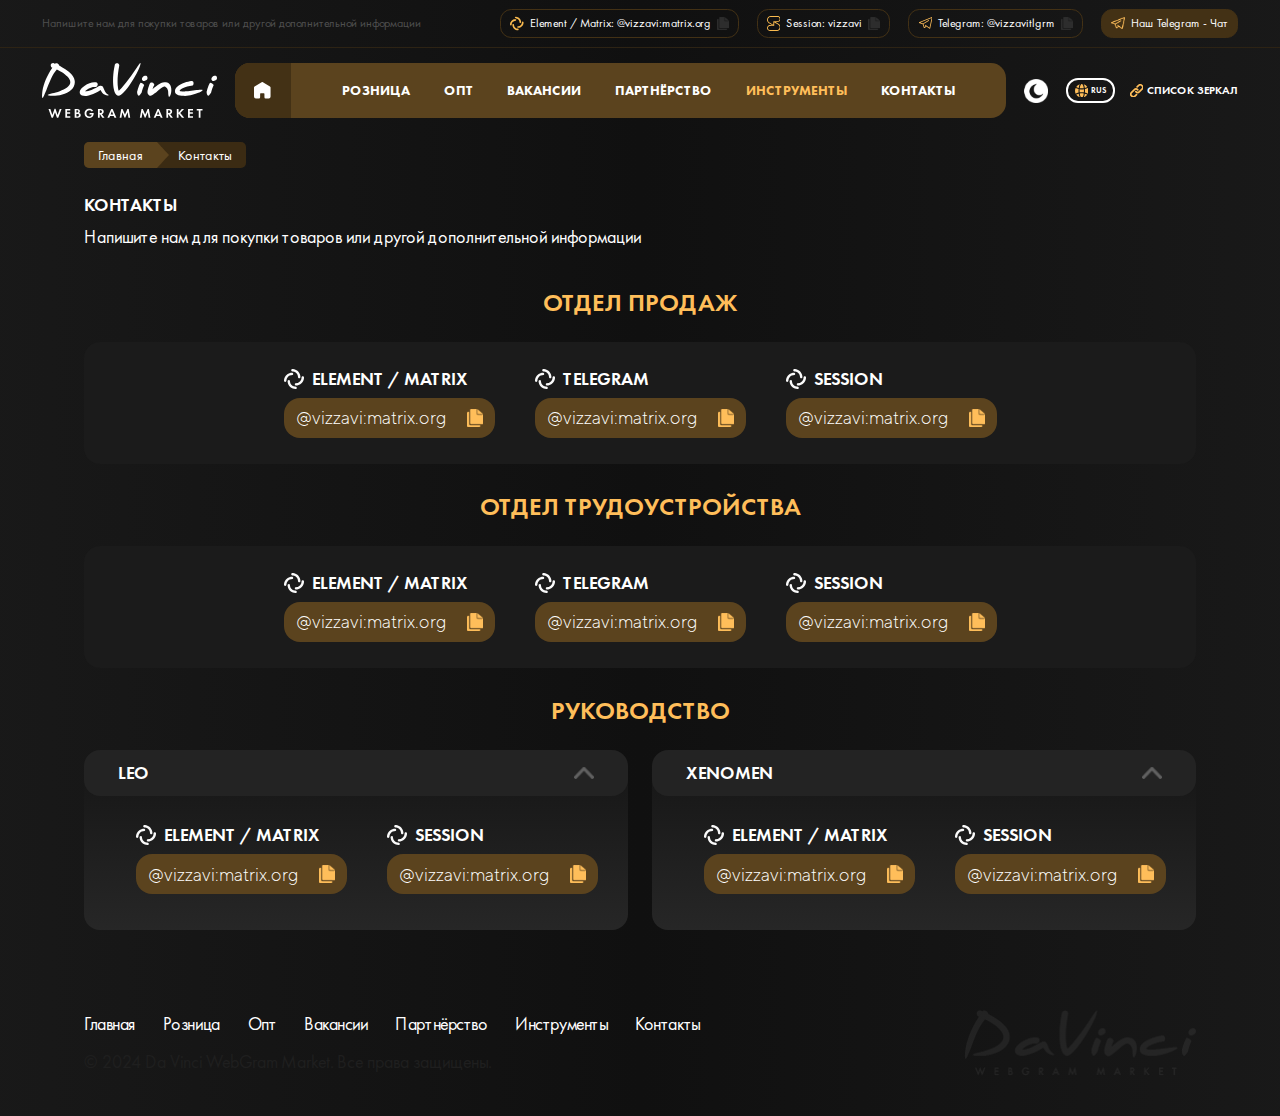
<file: contacts.html>
<!DOCTYPE html>
<html data-theme="light" lang="ru">

<head>
    <meta charset="UTF-8">
    <meta name="viewport" content="width=device-width, initial-scale=1.0">
    <meta name="description" content="">
    <meta name="keywords" content="">
    <link rel="stylesheet" href="css/libs.min.css">
    <link rel="stylesheet" href="css/style.min.css">
    <title>Контакты</title>
</head>


<body class="m-page">
    <div class="wrapper">
        <header class="header">
            <div class="header-top">
                <div class="container">
                    <div class="header-top__inner">
                        <div class="header-top__hint text16">
                            Напишите нам для покупки товаров или другой дополнительной информации
                        </div>

                        <div class="header-top__nav">
                            <div class="header-btn">
                                <svg xmlns="http://www.w3.org/2000/svg" xmlns:v="https://svgstorm.com" viewBox="0 0 672 747" width="672" height="747">
                                    <g fill="None" fill-opacity="0.0" stroke="#000000" stroke-opacity="0.00" stroke-width="0.3">
                                        <path d="
M 0.00 403.00 
C 0.50 403.00 1.00 403.00 1.00 403.00
C 1.00 374.04 12.32 341.80 23.31 316.31 C 34.29 290.81 48.63 270.39 66.75 249.75 C 84.88 229.11 102.17 213.46 125.23 199.23 C 148.29 185.00 175.20 172.33 202.07 166.07 C 228.94 159.82 269.58 150.82 294.23 166.77 C 318.88 182.72 313.01 228.54 285.31 236.30 C 257.60 244.07 220.52 241.16 194.92 254.92 C 169.33 268.69 150.06 278.45 130.25 300.25 C 110.44 322.05 101.31 342.58 90.22 369.22 C 79.14 395.87 89.04 434.64 68.25 457.25 C 47.45 479.85 6.36 465.00 0.00 437.00
L 0.00 747.00
L 672.00 747.00
L 672.00 344.00
C 668.80 372.00 660.78 404.70 649.08 430.08 C 637.37 455.45 624.08 476.08 605.75 496.75 C 587.43 517.42 570.44 533.04 547.30 547.30 C 524.17 561.56 497.68 574.47 470.78 580.78 C 443.87 587.09 402.31 596.21 377.77 580.23 C 353.23 564.25 358.68 519.25 386.08 511.08 C 413.47 502.90 451.52 505.89 477.08 492.08 C 502.63 478.26 521.96 468.57 541.75 446.75 C 561.55 424.93 570.70 404.43 581.78 377.78 C 592.85 351.12 582.96 312.37 603.75 289.75 C 624.54 267.14 665.67 281.96 672.00 310.00
L 672.00 0.00
L 0.00 0.00
L 0.00 403.00
M 303.00 37.00 
C 329.59 39.57 361.33 47.02 385.68 57.32 C 410.03 67.62 430.51 79.87 450.75 96.25 C 470.99 112.62 485.77 127.95 500.77 149.23 C 515.77 170.51 528.05 191.49 536.78 217.22 C 545.50 242.96 552.16 276.01 552.00 305.00 C 551.84 333.99 522.34 356.19 493.77 343.23 C 465.21 330.27 470.97 293.64 466.01 267.99 C 461.04 242.35 449.59 216.52 434.08 195.92 C 418.57 175.32 403.04 159.16 380.75 146.25 C 358.46 133.34 329.86 120.43 303.00 120.00 C 276.14 119.57 241.43 113.34 241.02 78.98 C 240.62 44.61 273.71 34.17 303.00 37.00
M 169.00 400.00 
C 202.46 405.43 201.79 441.84 204.00 468.00 C 206.20 494.17 218.96 521.65 232.75 543.25 C 246.55 564.84 262.21 581.19 283.70 595.30 C 305.18 609.42 331.04 622.63 357.22 625.78 C 383.41 628.93 419.66 625.37 428.92 657.08 C 438.19 688.78 411.26 711.54 382.00 710.00 C 352.74 708.46 321.73 702.95 295.92 693.08 C 270.12 683.20 250.10 672.29 228.75 656.25 C 207.41 640.21 193.44 626.20 176.75 605.25 C 160.05 584.31 150.20 564.10 139.07 538.93 C 127.95 513.75 124.17 482.52 121.00 454.00 C 117.83 425.48 135.15 394.50 169.00 400.00 Z" />
                                    </g>
                                    <g fill="None" fill-opacity="0.0" stroke="#FEBE51" stroke-opacity="0.98" stroke-width="0.3">
                                        <path d="
M 303.00 37.00 
C 273.71 34.17 240.62 44.61 241.02 78.98 C 241.43 113.34 276.14 119.57 303.00 120.00 C 329.86 120.43 358.46 133.34 380.75 146.25 C 403.04 159.16 418.57 175.32 434.08 195.92 C 449.59 216.52 461.04 242.35 466.01 267.99 C 470.97 293.64 465.21 330.27 493.77 343.23 C 522.34 356.19 551.84 333.99 552.00 305.00 C 552.16 276.01 545.50 242.96 536.78 217.22 C 528.05 191.49 515.77 170.51 500.77 149.23 C 485.77 127.95 470.99 112.62 450.75 96.25 C 430.51 79.87 410.03 67.62 385.68 57.32 C 361.33 47.02 329.59 39.57 303.00 37.00 Z" />
                                    </g>
                                    <g fill="None" fill-opacity="0.0" stroke="#FEBE50" stroke-opacity="0.98" stroke-width="0.3">
                                        <path d="
M 1.00 403.00 
C 1.00 405.84 1.79 409.98 0.00 412.00
L 0.00 437.00
C 6.36 465.00 47.45 479.85 68.25 457.25 C 89.04 434.64 79.14 395.87 90.22 369.22 C 101.31 342.58 110.44 322.05 130.25 300.25 C 150.06 278.45 169.33 268.69 194.92 254.92 C 220.52 241.16 257.60 244.07 285.31 236.30 C 313.01 228.54 318.88 182.72 294.23 166.77 C 269.58 150.82 228.94 159.82 202.07 166.07 C 175.20 172.33 148.29 185.00 125.23 199.23 C 102.17 213.46 84.88 229.11 66.75 249.75 C 48.63 270.39 34.29 290.81 23.31 316.31 C 12.32 341.80 1.00 374.04 1.00 403.00 Z" />
                                    </g>
                                    <g fill="None" fill-opacity="0.0" stroke="#FEBE51" stroke-opacity="0.98" stroke-width="0.3">
                                        <path d="
M 672.00 344.00 
L 672.00 310.00
C 665.67 281.96 624.54 267.14 603.75 289.75 C 582.96 312.37 592.85 351.12 581.78 377.78 C 570.70 404.43 561.55 424.93 541.75 446.75 C 521.96 468.57 502.63 478.26 477.08 492.08 C 451.52 505.89 413.47 502.90 386.08 511.08 C 358.68 519.25 353.23 564.25 377.77 580.23 C 402.31 596.21 443.87 587.09 470.78 580.78 C 497.68 574.47 524.17 561.56 547.30 547.30 C 570.44 533.04 587.43 517.42 605.75 496.75 C 624.08 476.08 637.37 455.45 649.08 430.08 C 660.78 404.70 668.80 372.00 672.00 344.00 Z" />
                                    </g>
                                    <g fill="None" fill-opacity="0.0" stroke="#FEBE50" stroke-opacity="0.98" stroke-width="0.3">
                                        <path d="
M 169.00 400.00 
C 135.15 394.50 117.83 425.48 121.00 454.00 C 124.17 482.52 127.95 513.75 139.07 538.93 C 150.20 564.10 160.05 584.31 176.75 605.25 C 193.44 626.20 207.41 640.21 228.75 656.25 C 250.10 672.29 270.12 683.20 295.92 693.08 C 321.73 702.95 352.74 708.46 382.00 710.00 C 411.26 711.54 438.19 688.78 428.92 657.08 C 419.66 625.37 383.41 628.93 357.22 625.78 C 331.04 622.63 305.18 609.42 283.70 595.30 C 262.21 581.19 246.55 564.84 232.75 543.25 C 218.96 521.65 206.20 494.17 204.00 468.00 C 201.79 441.84 202.46 405.43 169.00 400.00 Z" />
                                    </g>
                                    <g fill="None" fill-opacity="0.0" stroke="#FFC153" stroke-opacity="0.28" stroke-width="0.3">
                                        <path d="
M 0.00 412.00 
C 1.79 409.98 1.00 405.84 1.00 403.00
C 1.00 403.00 0.50 403.00 0.00 403.00
L 0.00 412.00 Z" />
                                    </g>
                                    <g fill="#000000" fill-opacity="0.00" stroke="None">
                                        <path d="
M 0.00 403.00 
C 0.50 403.00 1.00 403.00 1.00 403.00
C 1.00 374.04 12.32 341.80 23.31 316.31 C 34.29 290.81 48.63 270.39 66.75 249.75 C 84.88 229.11 102.17 213.46 125.23 199.23 C 148.29 185.00 175.20 172.33 202.07 166.07 C 228.94 159.82 269.58 150.82 294.23 166.77 C 318.88 182.72 313.01 228.54 285.31 236.30 C 257.60 244.07 220.52 241.16 194.92 254.92 C 169.33 268.69 150.06 278.45 130.25 300.25 C 110.44 322.05 101.31 342.58 90.22 369.22 C 79.14 395.87 89.04 434.64 68.25 457.25 C 47.45 479.85 6.36 465.00 0.00 437.00
L 0.00 747.00
L 672.00 747.00
L 672.00 344.00
C 668.80 372.00 660.78 404.70 649.08 430.08 C 637.37 455.45 624.08 476.08 605.75 496.75 C 587.43 517.42 570.44 533.04 547.30 547.30 C 524.17 561.56 497.68 574.47 470.78 580.78 C 443.87 587.09 402.31 596.21 377.77 580.23 C 353.23 564.25 358.68 519.25 386.08 511.08 C 413.47 502.90 451.52 505.89 477.08 492.08 C 502.63 478.26 521.96 468.57 541.75 446.75 C 561.55 424.93 570.70 404.43 581.78 377.78 C 592.85 351.12 582.96 312.37 603.75 289.75 C 624.54 267.14 665.67 281.96 672.00 310.00
L 672.00 0.00
L 0.00 0.00
L 0.00 403.00
M 303.00 37.00 
C 329.59 39.57 361.33 47.02 385.68 57.32 C 410.03 67.62 430.51 79.87 450.75 96.25 C 470.99 112.62 485.77 127.95 500.77 149.23 C 515.77 170.51 528.05 191.49 536.78 217.22 C 545.50 242.96 552.16 276.01 552.00 305.00 C 551.84 333.99 522.34 356.19 493.77 343.23 C 465.21 330.27 470.97 293.64 466.01 267.99 C 461.04 242.35 449.59 216.52 434.08 195.92 C 418.57 175.32 403.04 159.16 380.75 146.25 C 358.46 133.34 329.86 120.43 303.00 120.00 C 276.14 119.57 241.43 113.34 241.02 78.98 C 240.62 44.61 273.71 34.17 303.00 37.00
M 169.00 400.00 
C 202.46 405.43 201.79 441.84 204.00 468.00 C 206.20 494.17 218.96 521.65 232.75 543.25 C 246.55 564.84 262.21 581.19 283.70 595.30 C 305.18 609.42 331.04 622.63 357.22 625.78 C 383.41 628.93 419.66 625.37 428.92 657.08 C 438.19 688.78 411.26 711.54 382.00 710.00 C 352.74 708.46 321.73 702.95 295.92 693.08 C 270.12 683.20 250.10 672.29 228.75 656.25 C 207.41 640.21 193.44 626.20 176.75 605.25 C 160.05 584.31 150.20 564.10 139.07 538.93 C 127.95 513.75 124.17 482.52 121.00 454.00 C 117.83 425.48 135.15 394.50 169.00 400.00 Z" />
                                    </g>
                                    <g fill="#FEBE51" fill-opacity="0.98" stroke="None">
                                        <path d="
M 303.00 37.00 
C 273.71 34.17 240.62 44.61 241.02 78.98 C 241.43 113.34 276.14 119.57 303.00 120.00 C 329.86 120.43 358.46 133.34 380.75 146.25 C 403.04 159.16 418.57 175.32 434.08 195.92 C 449.59 216.52 461.04 242.35 466.01 267.99 C 470.97 293.64 465.21 330.27 493.77 343.23 C 522.34 356.19 551.84 333.99 552.00 305.00 C 552.16 276.01 545.50 242.96 536.78 217.22 C 528.05 191.49 515.77 170.51 500.77 149.23 C 485.77 127.95 470.99 112.62 450.75 96.25 C 430.51 79.87 410.03 67.62 385.68 57.32 C 361.33 47.02 329.59 39.57 303.00 37.00 Z" />
                                    </g>
                                    <g fill="#FEBE50" fill-opacity="0.98" stroke="None">
                                        <path d="
M 1.00 403.00 
C 1.00 405.84 1.79 409.98 0.00 412.00
L 0.00 437.00
C 6.36 465.00 47.45 479.85 68.25 457.25 C 89.04 434.64 79.14 395.87 90.22 369.22 C 101.31 342.58 110.44 322.05 130.25 300.25 C 150.06 278.45 169.33 268.69 194.92 254.92 C 220.52 241.16 257.60 244.07 285.31 236.30 C 313.01 228.54 318.88 182.72 294.23 166.77 C 269.58 150.82 228.94 159.82 202.07 166.07 C 175.20 172.33 148.29 185.00 125.23 199.23 C 102.17 213.46 84.88 229.11 66.75 249.75 C 48.63 270.39 34.29 290.81 23.31 316.31 C 12.32 341.80 1.00 374.04 1.00 403.00 Z" />
                                    </g>
                                    <g fill="#FEBE51" fill-opacity="0.98" stroke="None">
                                        <path d="
M 672.00 344.00 
L 672.00 310.00
C 665.67 281.96 624.54 267.14 603.75 289.75 C 582.96 312.37 592.85 351.12 581.78 377.78 C 570.70 404.43 561.55 424.93 541.75 446.75 C 521.96 468.57 502.63 478.26 477.08 492.08 C 451.52 505.89 413.47 502.90 386.08 511.08 C 358.68 519.25 353.23 564.25 377.77 580.23 C 402.31 596.21 443.87 587.09 470.78 580.78 C 497.68 574.47 524.17 561.56 547.30 547.30 C 570.44 533.04 587.43 517.42 605.75 496.75 C 624.08 476.08 637.37 455.45 649.08 430.08 C 660.78 404.70 668.80 372.00 672.00 344.00 Z" />
                                    </g>
                                    <g fill="#FEBE50" fill-opacity="0.98" stroke="None">
                                        <path d="
M 169.00 400.00 
C 135.15 394.50 117.83 425.48 121.00 454.00 C 124.17 482.52 127.95 513.75 139.07 538.93 C 150.20 564.10 160.05 584.31 176.75 605.25 C 193.44 626.20 207.41 640.21 228.75 656.25 C 250.10 672.29 270.12 683.20 295.92 693.08 C 321.73 702.95 352.74 708.46 382.00 710.00 C 411.26 711.54 438.19 688.78 428.92 657.08 C 419.66 625.37 383.41 628.93 357.22 625.78 C 331.04 622.63 305.18 609.42 283.70 595.30 C 262.21 581.19 246.55 564.84 232.75 543.25 C 218.96 521.65 206.20 494.17 204.00 468.00 C 201.79 441.84 202.46 405.43 169.00 400.00 Z" />
                                    </g>
                                    <g fill="#FFC153" fill-opacity="0.28" stroke="None">
                                        <path d="
M 0.00 412.00 
C 1.79 409.98 1.00 405.84 1.00 403.00
C 1.00 403.00 0.50 403.00 0.00 403.00
L 0.00 412.00 Z" />
                                    </g>
                                </svg>
                                <div class="header-btn__title">
                                    Element / Matrix: @vizzavi:matrix.org
                                </div>
                                <button data-copy="@vizzavi:matrix.org" class="header-btn__copy copy-btn">
                                    <img class="_view1" src="img/copy.png" alt="">
                                    <img class="_view2" src="img/copy3.png" alt="">
                                </button>
                            </div>
                            <div class="header-btn">
                                <svg xmlns="http://www.w3.org/2000/svg" xmlns:v="https://svgstorm.com" viewBox="0 0 672 747" width="672" height="747">
                                    <g fill="None" fill-opacity="0.0" stroke="#000000" stroke-opacity="0.00" stroke-width="0.3">
                                        <path d="
M 0.00 176.00 
C 6.53 78.52 92.73 1.00 190.00 1.00
C 189.96 1.00 190.00 0.00 190.00 0.00
L 0.00 0.00
L 0.00 176.00 Z" />
                                    </g>
                                    <g fill="None" fill-opacity="0.0" stroke="#FFBD54" stroke-opacity="0.25" stroke-width="0.3">
                                        <path d="
M 190.00 1.00 
C 213.00 1.00 236.00 1.00 259.00 1.00
C 258.96 1.00 259.00 0.00 259.00 0.00
L 190.00 0.00
C 190.00 0.00 189.96 1.00 190.00 1.00 Z" />
                                    </g>
                                    <g fill="None" fill-opacity="0.0" stroke="#FEBE50" stroke-opacity="0.44" stroke-width="0.3">
                                        <path d="
M 259.00 1.00 
C 310.33 1.00 361.67 1.00 413.00 1.00
C 412.96 1.00 413.00 0.00 413.00 0.00
L 259.00 0.00
C 259.00 0.00 258.96 1.00 259.00 1.00 Z" />
                                    </g>
                                    <g fill="None" fill-opacity="0.0" stroke="#FFBD53" stroke-opacity="0.25" stroke-width="0.3">
                                        <path d="
M 413.00 1.00 
C 449.33 1.00 485.67 1.00 522.00 1.00
C 521.96 1.00 522.00 0.00 522.00 0.00
L 413.00 0.00
C 413.00 0.00 412.96 1.00 413.00 1.00 Z" />
                                    </g>
                                    <g fill="None" fill-opacity="0.0" stroke="#000000" stroke-opacity="0.00" stroke-width="0.3">
                                        <path d="
M 522.00 1.00 
C 598.02 1.00 665.42 62.68 672.00 138.00
L 672.00 0.00
L 522.00 0.00
C 522.00 0.00 521.96 1.00 522.00 1.00 Z" />
                                    </g>
                                    <g fill="None" fill-opacity="0.0" stroke="#FEBE51" stroke-opacity="0.98" stroke-width="0.3">
                                        <path d="
M 0.00 176.00 
L 0.00 182.00
C 1.63 187.26 1.69 195.81 0.00 201.00
L 0.00 205.00
C 3.09 229.19 10.67 257.62 21.77 279.23 C 32.87 300.84 45.27 317.34 62.25 334.75 C 79.23 352.16 99.65 362.16 119.70 374.30 C 139.74 386.45 161.67 396.28 181.69 408.31 C 201.72 420.33 225.87 428.93 241.00 446.00
C 212.43 447.53 176.19 447.17 148.00 447.00 C 119.81 446.83 94.99 455.40 72.75 468.75 C 50.51 482.11 37.77 494.56 23.75 515.75 C 9.72 536.94 2.59 564.17 0.00 589.00
L 0.00 598.00
C 2.94 628.68 10.48 660.86 30.30 685.70 C 50.13 710.54 67.92 724.20 97.69 736.31 C 127.47 748.41 172.07 746.00 206.00 746.00
C 216.67 746.00 227.33 746.00 238.00 746.00
C 311.00 746.00 384.00 746.00 457.00 746.00
C 463.33 746.00 469.67 746.00 476.00 746.00
C 528.21 746.00 576.74 728.80 614.25 692.25 C 651.75 655.69 669.63 608.84 672.00 558.00
L 672.00 552.00
C 670.22 521.05 660.09 483.76 644.70 457.31 C 629.30 430.85 611.13 409.95 586.25 392.75 C 561.38 375.54 534.67 363.38 508.92 348.08 C 483.18 332.77 454.02 321.82 432.00 302.00
C 459.86 298.40 496.92 299.93 525.00 300.00 C 553.08 300.07 576.15 290.04 599.23 278.23 C 622.31 266.42 633.14 251.68 646.92 230.92 C 660.70 210.16 668.95 184.38 672.00 160.00
L 672.00 156.00
C 670.42 152.73 670.29 146.20 672.00 143.00
L 672.00 138.00
C 665.42 62.68 598.02 1.00 522.00 1.00
C 485.67 1.00 449.33 1.00 413.00 1.00
C 361.67 1.00 310.33 1.00 259.00 1.00
C 236.00 1.00 213.00 1.00 190.00 1.00
C 92.73 1.00 6.53 78.52 0.00 176.00
M 495.00 46.00 
C 506.26 46.00 520.60 45.74 531.22 46.78 C 541.85 47.81 552.12 49.80 561.22 53.78 C 570.33 57.75 577.14 61.51 584.75 67.25 C 592.35 73.00 597.70 78.96 603.75 86.25 C 609.80 93.54 613.46 100.44 617.92 109.08 C 622.39 117.71 624.82 127.93 626.00 138.00 C 627.18 148.07 627.34 161.99 624.67 171.67 C 622.00 181.35 619.45 191.20 614.70 199.69 C 609.94 208.19 605.95 214.29 599.25 221.25 C 592.55 228.21 587.29 232.92 579.25 238.25 C 571.22 243.59 563.71 246.83 553.98 249.98 C 544.24 253.12 533.30 255.87 522.00 256.00 C 510.70 256.13 496.83 255.92 485.00 256.00 C 473.17 256.08 460.02 255.90 448.00 256.00 C 435.98 256.10 423.01 255.83 411.00 256.00 C 398.99 256.17 384.68 255.65 373.00 256.00 C 361.32 256.35 346.75 255.21 336.00 256.00 C 325.25 256.79 316.68 260.09 314.07 271.07 C 311.47 282.05 313.43 295.99 313.00 308.00 C 312.57 320.01 313.04 332.52 313.00 345.00 C 312.96 357.48 312.69 368.96 313.00 382.00 C 313.31 395.04 312.12 404.93 313.00 419.00 C 313.88 433.07 300.70 424.07 292.92 419.08 C 285.14 414.09 276.77 410.76 268.92 406.08 C 261.08 401.40 253.24 397.19 245.30 392.70 C 237.37 388.20 229.20 384.33 221.31 379.69 C 213.41 375.06 205.02 370.33 196.92 366.08 C 188.83 361.82 181.40 356.84 173.30 352.70 C 165.21 348.55 157.30 343.98 149.30 339.70 C 141.31 335.41 133.45 331.06 125.77 326.23 C 118.09 321.40 110.57 316.18 103.30 310.70 C 96.04 305.21 90.75 299.10 84.75 292.25 C 78.74 285.41 73.73 278.95 69.08 270.92 C 64.43 262.89 59.83 254.73 56.22 245.78 C 52.62 236.82 50.00 226.86 48.01 216.99 C 46.02 207.12 44.45 193.55 45.00 183.00 C 45.55 172.45 48.50 161.62 50.93 151.93 C 53.35 142.23 57.42 133.28 61.77 124.77 C 66.12 116.26 70.26 109.32 76.25 102.25 C 82.23 95.18 87.32 89.55 94.25 83.25 C 101.17 76.95 107.24 72.45 115.25 67.25 C 123.25 62.04 131.72 58.61 141.07 55.07 C 150.43 51.54 160.01 49.36 170.67 47.67 C 181.33 45.98 194.19 45.78 206.00 46.00 C 217.81 46.22 230.82 45.91 243.00 46.00 C 255.18 46.09 268.69 45.96 281.00 46.00 C 293.31 46.04 305.68 45.98 318.00 46.00 C 330.32 46.02 342.67 45.99 355.00 46.00 C 367.33 46.01 379.67 46.00 392.00 46.00
C 400.66 45.26 409.64 45.00 418.00 45.00
C 439.33 45.00 460.67 45.00 482.00 45.00
C 486.41 45.00 491.34 45.65 495.00 46.00
M 173.00 491.00 
C 177.39 490.58 182.93 490.00 188.00 490.00
C 201.62 490.00 215.40 490.18 229.00 490.00 C 242.60 489.82 257.56 490.45 271.00 490.00 C 284.44 489.55 299.02 491.06 312.00 490.00 C 324.98 488.94 339.76 493.72 350.69 486.70 C 361.63 479.67 358.63 466.62 359.00 454.00 C 359.37 441.38 359.01 425.57 359.00 412.00 C 358.99 398.43 359.42 385.41 359.00 371.00 C 358.58 356.59 360.08 344.56 359.00 329.00 C 357.92 313.44 372.46 323.35 381.23 328.77 C 389.99 334.19 398.77 338.28 407.70 343.31 C 416.62 348.33 425.61 353.63 434.70 358.30 C 443.78 362.98 452.29 367.88 461.25 372.75 C 470.20 377.62 479.49 382.54 488.23 387.77 C 496.97 393.00 505.85 397.29 514.70 402.31 C 523.54 407.32 532.87 412.33 541.70 417.31 C 550.52 422.28 558.67 428.15 566.75 434.25 C 574.84 440.35 581.30 446.21 587.77 454.23 C 594.24 462.25 600.11 469.80 604.92 479.08 C 609.73 488.36 615.53 496.29 617.98 507.02 C 620.42 517.76 624.85 529.47 626.00 541.00 C 627.14 552.53 627.02 567.78 625.00 579.00 C 622.99 590.22 619.35 601.19 615.23 611.23 C 611.11 621.27 606.78 630.18 600.70 638.70 C 594.61 647.22 588.79 652.88 581.25 660.25 C 573.71 667.62 566.95 673.50 557.77 678.77 C 548.59 684.04 540.54 688.25 529.92 691.92 C 519.31 695.60 508.01 698.30 495.98 699.98 C 483.94 701.65 469.16 700.88 456.00 701.00 C 442.84 701.12 427.53 700.94 414.00 701.00 C 400.47 701.06 386.71 700.97 373.00 701.00 C 359.29 701.03 344.80 700.98 331.00 701.00 C 317.20 701.02 302.76 700.97 289.00 701.00 C 275.24 701.03 261.66 700.94 248.00 701.00 C 234.34 701.06 219.46 700.88 206.00 701.00 C 192.54 701.12 177.97 700.73 165.00 701.00 C 152.03 701.27 137.73 700.50 126.33 697.67 C 114.92 694.85 106.80 691.15 97.30 685.70 C 87.81 680.24 82.08 674.40 74.25 666.75 C 66.42 659.10 61.76 651.92 56.69 642.31 C 51.63 632.69 48.93 622.40 46.67 611.33 C 44.41 600.26 45.34 584.73 47.93 573.93 C 50.52 563.13 53.50 553.35 59.25 544.25 C 65.01 535.16 69.54 528.03 77.75 520.75 C 85.97 513.47 91.33 508.43 101.23 503.23 C 111.13 498.02 121.53 494.94 133.22 493.22 C 144.91 491.50 160.51 491.00 173.00 491.00 Z" />
                                    </g>
                                    <g fill="None" fill-opacity="0.0" stroke="#FFBF4D" stroke-opacity="0.08" stroke-width="0.3">
                                        <path d="
M 393.00 46.00 
C 401.33 46.00 409.67 46.00 418.00 46.00
C 417.96 46.00 418.00 45.00 418.00 45.00
C 409.64 45.00 400.66 45.26 393.00 46.00 Z" />
                                    </g>
                                    <g fill="None" fill-opacity="0.0" stroke="#FE8080" stroke-opacity="0.01" stroke-width="0.3">
                                        <path d="
M 418.00 46.00 
C 439.33 46.00 460.67 46.00 482.00 46.00
C 481.96 46.00 482.00 45.00 482.00 45.00
C 460.67 45.00 439.33 45.00 418.00 45.00
C 418.00 45.00 417.96 46.00 418.00 46.00 Z" />
                                    </g>
                                    <g fill="None" fill-opacity="0.0" stroke="#FFBE50" stroke-opacity="0.12" stroke-width="0.3">
                                        <path d="
M 482.00 46.00 
C 486.33 46.00 490.67 46.00 495.00 46.00
C 491.34 45.65 486.41 45.00 482.00 45.00
C 482.00 45.00 481.96 46.00 482.00 46.00 Z" />
                                    </g>
                                    <g fill="None" fill-opacity="0.0" stroke="#000000" stroke-opacity="0.00" stroke-width="0.3">
                                        <path d="
M 495.00 46.00 
C 490.67 46.00 486.33 46.00 482.00 46.00
C 460.67 46.00 439.33 46.00 418.00 46.00
C 409.67 46.00 401.33 46.00 393.00 46.00
C 379.67 46.00 367.33 46.01 355.00 46.00 C 342.67 45.99 330.32 46.02 318.00 46.00 C 305.68 45.98 293.31 46.04 281.00 46.00 C 268.69 45.96 255.18 46.09 243.00 46.00 C 230.82 45.91 217.81 46.22 206.00 46.00 C 194.19 45.78 181.33 45.98 170.67 47.67 C 160.01 49.36 150.43 51.54 141.07 55.07 C 131.72 58.61 123.25 62.04 115.25 67.25 C 107.24 72.45 101.17 76.95 94.25 83.25 C 87.32 89.55 82.23 95.18 76.25 102.25 C 70.26 109.32 66.12 116.26 61.77 124.77 C 57.42 133.28 53.35 142.23 50.93 151.93 C 48.50 161.62 45.55 172.45 45.00 183.00 C 44.45 193.55 46.02 207.12 48.01 216.99 C 50.00 226.86 52.62 236.82 56.22 245.78 C 59.83 254.73 64.43 262.89 69.08 270.92 C 73.73 278.95 78.74 285.41 84.75 292.25 C 90.75 299.10 96.04 305.21 103.30 310.70 C 110.57 316.18 118.09 321.40 125.77 326.23 C 133.45 331.06 141.31 335.41 149.30 339.70 C 157.30 343.98 165.21 348.55 173.30 352.70 C 181.40 356.84 188.83 361.82 196.92 366.08 C 205.02 370.33 213.41 375.06 221.31 379.69 C 229.20 384.33 237.37 388.20 245.30 392.70 C 253.24 397.19 261.08 401.40 268.92 406.08 C 276.77 410.76 285.14 414.09 292.92 419.08 C 300.70 424.07 313.88 433.07 313.00 419.00 C 312.12 404.93 313.31 395.04 313.00 382.00 C 312.69 368.96 312.96 357.48 313.00 345.00 C 313.04 332.52 312.57 320.01 313.00 308.00 C 313.43 295.99 311.47 282.05 314.07 271.07 C 316.68 260.09 325.25 256.79 336.00 256.00 C 346.75 255.21 361.32 256.35 373.00 256.00 C 384.68 255.65 398.99 256.17 411.00 256.00 C 423.01 255.83 435.98 256.10 448.00 256.00 C 460.02 255.90 473.17 256.08 485.00 256.00 C 496.83 255.92 510.70 256.13 522.00 256.00 C 533.30 255.87 544.24 253.12 553.98 249.98 C 563.71 246.83 571.22 243.59 579.25 238.25 C 587.29 232.92 592.55 228.21 599.25 221.25 C 605.95 214.29 609.94 208.19 614.70 199.69 C 619.45 191.20 622.00 181.35 624.67 171.67 C 627.34 161.99 627.18 148.07 626.00 138.00 C 624.82 127.93 622.39 117.71 617.92 109.08 C 613.46 100.44 609.80 93.54 603.75 86.25 C 597.70 78.96 592.35 73.00 584.75 67.25 C 577.14 61.51 570.33 57.75 561.22 53.78 C 552.12 49.80 541.85 47.81 531.22 46.78 C 520.60 45.74 506.26 46.00 495.00 46.00 Z" />
                                    </g>
                                    <g fill="None" fill-opacity="0.0" stroke="#FEBF51" stroke-opacity="0.51" stroke-width="0.3">
                                        <path d="
M 672.00 156.00 
L 672.00 143.00
C 670.29 146.20 670.42 152.73 672.00 156.00 Z" />
                                    </g>
                                    <g fill="None" fill-opacity="0.0" stroke="#000000" stroke-opacity="0.00" stroke-width="0.3">
                                        <path d="
M 672.00 552.00 
L 672.00 160.00
C 668.95 184.38 660.70 210.16 646.92 230.92 C 633.14 251.68 622.31 266.42 599.23 278.23 C 576.15 290.04 553.08 300.07 525.00 300.00 C 496.92 299.93 459.86 298.40 432.00 302.00
C 454.02 321.82 483.18 332.77 508.92 348.08 C 534.67 363.38 561.38 375.54 586.25 392.75 C 611.13 409.95 629.30 430.85 644.70 457.31 C 660.09 483.76 670.22 521.05 672.00 552.00 Z" />
                                    </g>
                                    <g fill="None" fill-opacity="0.0" stroke="#FEBF51" stroke-opacity="0.60" stroke-width="0.3">
                                        <path d="
M 0.00 201.00 
C 1.69 195.81 1.63 187.26 0.00 182.00
L 0.00 201.00 Z" />
                                    </g>
                                    <g fill="None" fill-opacity="0.0" stroke="#000000" stroke-opacity="0.00" stroke-width="0.3">
                                        <path d="
M 0.00 589.00 
C 2.59 564.17 9.72 536.94 23.75 515.75 C 37.77 494.56 50.51 482.11 72.75 468.75 C 94.99 455.40 119.81 446.83 148.00 447.00 C 176.19 447.17 212.43 447.53 241.00 446.00
C 225.87 428.93 201.72 420.33 181.69 408.31 C 161.67 396.28 139.74 386.45 119.70 374.30 C 99.65 362.16 79.23 352.16 62.25 334.75 C 45.27 317.34 32.87 300.84 21.77 279.23 C 10.67 257.62 3.09 229.19 0.00 205.00
L 0.00 589.00 Z" />
                                    </g>
                                    <g fill="None" fill-opacity="0.0" stroke="#000000" stroke-opacity="0.00" stroke-width="0.3">
                                        <path d="
M 188.00 490.00 
C 183.61 490.42 178.07 491.00 173.00 491.00
C 160.51 491.00 144.91 491.50 133.22 493.22 C 121.53 494.94 111.13 498.02 101.23 503.23 C 91.33 508.43 85.97 513.47 77.75 520.75 C 69.54 528.03 65.01 535.16 59.25 544.25 C 53.50 553.35 50.52 563.13 47.93 573.93 C 45.34 584.73 44.41 600.26 46.67 611.33 C 48.93 622.40 51.63 632.69 56.69 642.31 C 61.76 651.92 66.42 659.10 74.25 666.75 C 82.08 674.40 87.81 680.24 97.30 685.70 C 106.80 691.15 114.92 694.85 126.33 697.67 C 137.73 700.50 152.03 701.27 165.00 701.00 C 177.97 700.73 192.54 701.12 206.00 701.00 C 219.46 700.88 234.34 701.06 248.00 701.00 C 261.66 700.94 275.24 701.03 289.00 701.00 C 302.76 700.97 317.20 701.02 331.00 701.00 C 344.80 700.98 359.29 701.03 373.00 701.00 C 386.71 700.97 400.47 701.06 414.00 701.00 C 427.53 700.94 442.84 701.12 456.00 701.00 C 469.16 700.88 483.94 701.65 495.98 699.98 C 508.01 698.30 519.31 695.60 529.92 691.92 C 540.54 688.25 548.59 684.04 557.77 678.77 C 566.95 673.50 573.71 667.62 581.25 660.25 C 588.79 652.88 594.61 647.22 600.70 638.70 C 606.78 630.18 611.11 621.27 615.23 611.23 C 619.35 601.19 622.99 590.22 625.00 579.00 C 627.02 567.78 627.14 552.53 626.00 541.00 C 624.85 529.47 620.42 517.76 617.98 507.02 C 615.53 496.29 609.73 488.36 604.92 479.08 C 600.11 469.80 594.24 462.25 587.77 454.23 C 581.30 446.21 574.84 440.35 566.75 434.25 C 558.67 428.15 550.52 422.28 541.70 417.31 C 532.87 412.33 523.54 407.32 514.70 402.31 C 505.85 397.29 496.97 393.00 488.23 387.77 C 479.49 382.54 470.20 377.62 461.25 372.75 C 452.29 367.88 443.78 362.98 434.70 358.30 C 425.61 353.63 416.62 348.33 407.70 343.31 C 398.77 338.28 389.99 334.19 381.23 328.77 C 372.46 323.35 357.92 313.44 359.00 329.00 C 360.08 344.56 358.58 356.59 359.00 371.00 C 359.42 385.41 358.99 398.43 359.00 412.00 C 359.01 425.57 359.37 441.38 359.00 454.00 C 358.63 466.62 361.63 479.67 350.69 486.70 C 339.76 493.72 324.98 488.94 312.00 490.00 C 299.02 491.06 284.44 489.55 271.00 490.00 C 257.56 490.45 242.60 489.82 229.00 490.00 C 215.40 490.18 201.62 490.00 188.00 490.00 Z" />
                                    </g>
                                    <g fill="None" fill-opacity="0.0" stroke="#FE8080" stroke-opacity="0.01" stroke-width="0.3">
                                        <path d="
M 173.00 491.00 
C 178.07 491.00 183.61 490.42 188.00 490.00
C 182.93 490.00 177.39 490.58 173.00 491.00 Z" />
                                    </g>
                                    <g fill="None" fill-opacity="0.0" stroke="#000000" stroke-opacity="0.00" stroke-width="0.3">
                                        <path d="
M 476.00 746.00 
C 476.04 746.00 476.00 747.00 476.00 747.00
L 672.00 747.00
L 672.00 558.00
C 669.63 608.84 651.75 655.69 614.25 692.25 C 576.74 728.80 528.21 746.00 476.00 746.00 Z" />
                                    </g>
                                    <g fill="None" fill-opacity="0.0" stroke="#000000" stroke-opacity="0.00" stroke-width="0.3">
                                        <path d="
M 0.00 747.00 
L 206.00 747.00
C 206.00 746.50 206.00 746.00 206.00 746.00
C 172.07 746.00 127.47 748.41 97.69 736.31 C 67.92 724.20 50.13 710.54 30.30 685.70 C 10.48 660.86 2.94 628.68 0.00 598.00
L 0.00 747.00 Z" />
                                    </g>
                                    <g fill="None" fill-opacity="0.0" stroke="#FE8080" stroke-opacity="0.01" stroke-width="0.3">
                                        <path d="
M 206.00 747.00 
L 238.00 747.00
C 238.00 746.50 238.00 746.00 238.00 746.00
C 227.33 746.00 216.67 746.00 206.00 746.00
C 206.00 746.00 206.00 746.50 206.00 747.00 Z" />
                                    </g>
                                    <g fill="None" fill-opacity="0.0" stroke="#FFBC52" stroke-opacity="0.15" stroke-width="0.3">
                                        <path d="
M 238.00 747.00 
L 457.00 747.00
C 457.00 746.50 457.00 746.00 457.00 746.00
C 384.00 746.00 311.00 746.00 238.00 746.00
C 238.00 746.00 238.00 746.50 238.00 747.00 Z" />
                                    </g>
                                    <g fill="None" fill-opacity="0.0" stroke="#FE8080" stroke-opacity="0.01" stroke-width="0.3">
                                        <path d="
M 457.00 747.00 
L 476.00 747.00
C 476.00 747.00 476.04 746.00 476.00 746.00
C 469.67 746.00 463.33 746.00 457.00 746.00
C 457.00 746.00 457.00 746.50 457.00 747.00 Z" />
                                    </g>
                                    <g fill="#000000" fill-opacity="0.00" stroke="None">
                                        <path d="
M 0.00 176.00 
C 6.53 78.52 92.73 1.00 190.00 1.00
C 189.96 1.00 190.00 0.00 190.00 0.00
L 0.00 0.00
L 0.00 176.00 Z" />
                                    </g>
                                    <g fill="#FFBD54" fill-opacity="0.25" stroke="None">
                                        <path d="
M 190.00 1.00 
C 213.00 1.00 236.00 1.00 259.00 1.00
C 258.96 1.00 259.00 0.00 259.00 0.00
L 190.00 0.00
C 190.00 0.00 189.96 1.00 190.00 1.00 Z" />
                                    </g>
                                    <g fill="#FEBE50" fill-opacity="0.44" stroke="None">
                                        <path d="
M 259.00 1.00 
C 310.33 1.00 361.67 1.00 413.00 1.00
C 412.96 1.00 413.00 0.00 413.00 0.00
L 259.00 0.00
C 259.00 0.00 258.96 1.00 259.00 1.00 Z" />
                                    </g>
                                    <g fill="#FFBD53" fill-opacity="0.25" stroke="None">
                                        <path d="
M 413.00 1.00 
C 449.33 1.00 485.67 1.00 522.00 1.00
C 521.96 1.00 522.00 0.00 522.00 0.00
L 413.00 0.00
C 413.00 0.00 412.96 1.00 413.00 1.00 Z" />
                                    </g>
                                    <g fill="#000000" fill-opacity="0.00" stroke="None">
                                        <path d="
M 522.00 1.00 
C 598.02 1.00 665.42 62.68 672.00 138.00
L 672.00 0.00
L 522.00 0.00
C 522.00 0.00 521.96 1.00 522.00 1.00 Z" />
                                    </g>
                                    <g fill="#FEBE51" fill-opacity="0.98" stroke="None">
                                        <path d="
M 0.00 176.00 
L 0.00 182.00
C 1.63 187.26 1.69 195.81 0.00 201.00
L 0.00 205.00
C 3.09 229.19 10.67 257.62 21.77 279.23 C 32.87 300.84 45.27 317.34 62.25 334.75 C 79.23 352.16 99.65 362.16 119.70 374.30 C 139.74 386.45 161.67 396.28 181.69 408.31 C 201.72 420.33 225.87 428.93 241.00 446.00
C 212.43 447.53 176.19 447.17 148.00 447.00 C 119.81 446.83 94.99 455.40 72.75 468.75 C 50.51 482.11 37.77 494.56 23.75 515.75 C 9.72 536.94 2.59 564.17 0.00 589.00
L 0.00 598.00
C 2.94 628.68 10.48 660.86 30.30 685.70 C 50.13 710.54 67.92 724.20 97.69 736.31 C 127.47 748.41 172.07 746.00 206.00 746.00
C 216.67 746.00 227.33 746.00 238.00 746.00
C 311.00 746.00 384.00 746.00 457.00 746.00
C 463.33 746.00 469.67 746.00 476.00 746.00
C 528.21 746.00 576.74 728.80 614.25 692.25 C 651.75 655.69 669.63 608.84 672.00 558.00
L 672.00 552.00
C 670.22 521.05 660.09 483.76 644.70 457.31 C 629.30 430.85 611.13 409.95 586.25 392.75 C 561.38 375.54 534.67 363.38 508.92 348.08 C 483.18 332.77 454.02 321.82 432.00 302.00
C 459.86 298.40 496.92 299.93 525.00 300.00 C 553.08 300.07 576.15 290.04 599.23 278.23 C 622.31 266.42 633.14 251.68 646.92 230.92 C 660.70 210.16 668.95 184.38 672.00 160.00
L 672.00 156.00
C 670.42 152.73 670.29 146.20 672.00 143.00
L 672.00 138.00
C 665.42 62.68 598.02 1.00 522.00 1.00
C 485.67 1.00 449.33 1.00 413.00 1.00
C 361.67 1.00 310.33 1.00 259.00 1.00
C 236.00 1.00 213.00 1.00 190.00 1.00
C 92.73 1.00 6.53 78.52 0.00 176.00
M 495.00 46.00 
C 506.26 46.00 520.60 45.74 531.22 46.78 C 541.85 47.81 552.12 49.80 561.22 53.78 C 570.33 57.75 577.14 61.51 584.75 67.25 C 592.35 73.00 597.70 78.96 603.75 86.25 C 609.80 93.54 613.46 100.44 617.92 109.08 C 622.39 117.71 624.82 127.93 626.00 138.00 C 627.18 148.07 627.34 161.99 624.67 171.67 C 622.00 181.35 619.45 191.20 614.70 199.69 C 609.94 208.19 605.95 214.29 599.25 221.25 C 592.55 228.21 587.29 232.92 579.25 238.25 C 571.22 243.59 563.71 246.83 553.98 249.98 C 544.24 253.12 533.30 255.87 522.00 256.00 C 510.70 256.13 496.83 255.92 485.00 256.00 C 473.17 256.08 460.02 255.90 448.00 256.00 C 435.98 256.10 423.01 255.83 411.00 256.00 C 398.99 256.17 384.68 255.65 373.00 256.00 C 361.32 256.35 346.75 255.21 336.00 256.00 C 325.25 256.79 316.68 260.09 314.07 271.07 C 311.47 282.05 313.43 295.99 313.00 308.00 C 312.57 320.01 313.04 332.52 313.00 345.00 C 312.96 357.48 312.69 368.96 313.00 382.00 C 313.31 395.04 312.12 404.93 313.00 419.00 C 313.88 433.07 300.70 424.07 292.92 419.08 C 285.14 414.09 276.77 410.76 268.92 406.08 C 261.08 401.40 253.24 397.19 245.30 392.70 C 237.37 388.20 229.20 384.33 221.31 379.69 C 213.41 375.06 205.02 370.33 196.92 366.08 C 188.83 361.82 181.40 356.84 173.30 352.70 C 165.21 348.55 157.30 343.98 149.30 339.70 C 141.31 335.41 133.45 331.06 125.77 326.23 C 118.09 321.40 110.57 316.18 103.30 310.70 C 96.04 305.21 90.75 299.10 84.75 292.25 C 78.74 285.41 73.73 278.95 69.08 270.92 C 64.43 262.89 59.83 254.73 56.22 245.78 C 52.62 236.82 50.00 226.86 48.01 216.99 C 46.02 207.12 44.45 193.55 45.00 183.00 C 45.55 172.45 48.50 161.62 50.93 151.93 C 53.35 142.23 57.42 133.28 61.77 124.77 C 66.12 116.26 70.26 109.32 76.25 102.25 C 82.23 95.18 87.32 89.55 94.25 83.25 C 101.17 76.95 107.24 72.45 115.25 67.25 C 123.25 62.04 131.72 58.61 141.07 55.07 C 150.43 51.54 160.01 49.36 170.67 47.67 C 181.33 45.98 194.19 45.78 206.00 46.00 C 217.81 46.22 230.82 45.91 243.00 46.00 C 255.18 46.09 268.69 45.96 281.00 46.00 C 293.31 46.04 305.68 45.98 318.00 46.00 C 330.32 46.02 342.67 45.99 355.00 46.00 C 367.33 46.01 379.67 46.00 392.00 46.00
C 400.66 45.26 409.64 45.00 418.00 45.00
C 439.33 45.00 460.67 45.00 482.00 45.00
C 486.41 45.00 491.34 45.65 495.00 46.00
M 173.00 491.00 
C 177.39 490.58 182.93 490.00 188.00 490.00
C 201.62 490.00 215.40 490.18 229.00 490.00 C 242.60 489.82 257.56 490.45 271.00 490.00 C 284.44 489.55 299.02 491.06 312.00 490.00 C 324.98 488.94 339.76 493.72 350.69 486.70 C 361.63 479.67 358.63 466.62 359.00 454.00 C 359.37 441.38 359.01 425.57 359.00 412.00 C 358.99 398.43 359.42 385.41 359.00 371.00 C 358.58 356.59 360.08 344.56 359.00 329.00 C 357.92 313.44 372.46 323.35 381.23 328.77 C 389.99 334.19 398.77 338.28 407.70 343.31 C 416.62 348.33 425.61 353.63 434.70 358.30 C 443.78 362.98 452.29 367.88 461.25 372.75 C 470.20 377.62 479.49 382.54 488.23 387.77 C 496.97 393.00 505.85 397.29 514.70 402.31 C 523.54 407.32 532.87 412.33 541.70 417.31 C 550.52 422.28 558.67 428.15 566.75 434.25 C 574.84 440.35 581.30 446.21 587.77 454.23 C 594.24 462.25 600.11 469.80 604.92 479.08 C 609.73 488.36 615.53 496.29 617.98 507.02 C 620.42 517.76 624.85 529.47 626.00 541.00 C 627.14 552.53 627.02 567.78 625.00 579.00 C 622.99 590.22 619.35 601.19 615.23 611.23 C 611.11 621.27 606.78 630.18 600.70 638.70 C 594.61 647.22 588.79 652.88 581.25 660.25 C 573.71 667.62 566.95 673.50 557.77 678.77 C 548.59 684.04 540.54 688.25 529.92 691.92 C 519.31 695.60 508.01 698.30 495.98 699.98 C 483.94 701.65 469.16 700.88 456.00 701.00 C 442.84 701.12 427.53 700.94 414.00 701.00 C 400.47 701.06 386.71 700.97 373.00 701.00 C 359.29 701.03 344.80 700.98 331.00 701.00 C 317.20 701.02 302.76 700.97 289.00 701.00 C 275.24 701.03 261.66 700.94 248.00 701.00 C 234.34 701.06 219.46 700.88 206.00 701.00 C 192.54 701.12 177.97 700.73 165.00 701.00 C 152.03 701.27 137.73 700.50 126.33 697.67 C 114.92 694.85 106.80 691.15 97.30 685.70 C 87.81 680.24 82.08 674.40 74.25 666.75 C 66.42 659.10 61.76 651.92 56.69 642.31 C 51.63 632.69 48.93 622.40 46.67 611.33 C 44.41 600.26 45.34 584.73 47.93 573.93 C 50.52 563.13 53.50 553.35 59.25 544.25 C 65.01 535.16 69.54 528.03 77.75 520.75 C 85.97 513.47 91.33 508.43 101.23 503.23 C 111.13 498.02 121.53 494.94 133.22 493.22 C 144.91 491.50 160.51 491.00 173.00 491.00 Z" />
                                    </g>
                                    <g fill="#FFBF4D" fill-opacity="0.08" stroke="None">
                                        <path d="
M 393.00 46.00 
C 401.33 46.00 409.67 46.00 418.00 46.00
C 417.96 46.00 418.00 45.00 418.00 45.00
C 409.64 45.00 400.66 45.26 393.00 46.00 Z" />
                                    </g>
                                    <g fill="#FE8080" fill-opacity="0.01" stroke="None">
                                        <path d="
M 418.00 46.00 
C 439.33 46.00 460.67 46.00 482.00 46.00
C 481.96 46.00 482.00 45.00 482.00 45.00
C 460.67 45.00 439.33 45.00 418.00 45.00
C 418.00 45.00 417.96 46.00 418.00 46.00 Z" />
                                    </g>
                                    <g fill="#FFBE50" fill-opacity="0.12" stroke="None">
                                        <path d="
M 482.00 46.00 
C 486.33 46.00 490.67 46.00 495.00 46.00
C 491.34 45.65 486.41 45.00 482.00 45.00
C 482.00 45.00 481.96 46.00 482.00 46.00 Z" />
                                    </g>
                                    <g fill="#000000" fill-opacity="0.00" stroke="None">
                                        <path d="
M 495.00 46.00 
C 490.67 46.00 486.33 46.00 482.00 46.00
C 460.67 46.00 439.33 46.00 418.00 46.00
C 409.67 46.00 401.33 46.00 393.00 46.00
C 379.67 46.00 367.33 46.01 355.00 46.00 C 342.67 45.99 330.32 46.02 318.00 46.00 C 305.68 45.98 293.31 46.04 281.00 46.00 C 268.69 45.96 255.18 46.09 243.00 46.00 C 230.82 45.91 217.81 46.22 206.00 46.00 C 194.19 45.78 181.33 45.98 170.67 47.67 C 160.01 49.36 150.43 51.54 141.07 55.07 C 131.72 58.61 123.25 62.04 115.25 67.25 C 107.24 72.45 101.17 76.95 94.25 83.25 C 87.32 89.55 82.23 95.18 76.25 102.25 C 70.26 109.32 66.12 116.26 61.77 124.77 C 57.42 133.28 53.35 142.23 50.93 151.93 C 48.50 161.62 45.55 172.45 45.00 183.00 C 44.45 193.55 46.02 207.12 48.01 216.99 C 50.00 226.86 52.62 236.82 56.22 245.78 C 59.83 254.73 64.43 262.89 69.08 270.92 C 73.73 278.95 78.74 285.41 84.75 292.25 C 90.75 299.10 96.04 305.21 103.30 310.70 C 110.57 316.18 118.09 321.40 125.77 326.23 C 133.45 331.06 141.31 335.41 149.30 339.70 C 157.30 343.98 165.21 348.55 173.30 352.70 C 181.40 356.84 188.83 361.82 196.92 366.08 C 205.02 370.33 213.41 375.06 221.31 379.69 C 229.20 384.33 237.37 388.20 245.30 392.70 C 253.24 397.19 261.08 401.40 268.92 406.08 C 276.77 410.76 285.14 414.09 292.92 419.08 C 300.70 424.07 313.88 433.07 313.00 419.00 C 312.12 404.93 313.31 395.04 313.00 382.00 C 312.69 368.96 312.96 357.48 313.00 345.00 C 313.04 332.52 312.57 320.01 313.00 308.00 C 313.43 295.99 311.47 282.05 314.07 271.07 C 316.68 260.09 325.25 256.79 336.00 256.00 C 346.75 255.21 361.32 256.35 373.00 256.00 C 384.68 255.65 398.99 256.17 411.00 256.00 C 423.01 255.83 435.98 256.10 448.00 256.00 C 460.02 255.90 473.17 256.08 485.00 256.00 C 496.83 255.92 510.70 256.13 522.00 256.00 C 533.30 255.87 544.24 253.12 553.98 249.98 C 563.71 246.83 571.22 243.59 579.25 238.25 C 587.29 232.92 592.55 228.21 599.25 221.25 C 605.95 214.29 609.94 208.19 614.70 199.69 C 619.45 191.20 622.00 181.35 624.67 171.67 C 627.34 161.99 627.18 148.07 626.00 138.00 C 624.82 127.93 622.39 117.71 617.92 109.08 C 613.46 100.44 609.80 93.54 603.75 86.25 C 597.70 78.96 592.35 73.00 584.75 67.25 C 577.14 61.51 570.33 57.75 561.22 53.78 C 552.12 49.80 541.85 47.81 531.22 46.78 C 520.60 45.74 506.26 46.00 495.00 46.00 Z" />
                                    </g>
                                    <g fill="#FEBF51" fill-opacity="0.51" stroke="None">
                                        <path d="
M 672.00 156.00 
L 672.00 143.00
C 670.29 146.20 670.42 152.73 672.00 156.00 Z" />
                                    </g>
                                    <g fill="#000000" fill-opacity="0.00" stroke="None">
                                        <path d="
M 672.00 552.00 
L 672.00 160.00
C 668.95 184.38 660.70 210.16 646.92 230.92 C 633.14 251.68 622.31 266.42 599.23 278.23 C 576.15 290.04 553.08 300.07 525.00 300.00 C 496.92 299.93 459.86 298.40 432.00 302.00
C 454.02 321.82 483.18 332.77 508.92 348.08 C 534.67 363.38 561.38 375.54 586.25 392.75 C 611.13 409.95 629.30 430.85 644.70 457.31 C 660.09 483.76 670.22 521.05 672.00 552.00 Z" />
                                    </g>
                                    <g fill="#FEBF51" fill-opacity="0.60" stroke="None">
                                        <path d="
M 0.00 201.00 
C 1.69 195.81 1.63 187.26 0.00 182.00
L 0.00 201.00 Z" />
                                    </g>
                                    <g fill="#000000" fill-opacity="0.00" stroke="None">
                                        <path d="
M 0.00 589.00 
C 2.59 564.17 9.72 536.94 23.75 515.75 C 37.77 494.56 50.51 482.11 72.75 468.75 C 94.99 455.40 119.81 446.83 148.00 447.00 C 176.19 447.17 212.43 447.53 241.00 446.00
C 225.87 428.93 201.72 420.33 181.69 408.31 C 161.67 396.28 139.74 386.45 119.70 374.30 C 99.65 362.16 79.23 352.16 62.25 334.75 C 45.27 317.34 32.87 300.84 21.77 279.23 C 10.67 257.62 3.09 229.19 0.00 205.00
L 0.00 589.00 Z" />
                                    </g>
                                    <g fill="#000000" fill-opacity="0.00" stroke="None">
                                        <path d="
M 188.00 490.00 
C 183.61 490.42 178.07 491.00 173.00 491.00
C 160.51 491.00 144.91 491.50 133.22 493.22 C 121.53 494.94 111.13 498.02 101.23 503.23 C 91.33 508.43 85.97 513.47 77.75 520.75 C 69.54 528.03 65.01 535.16 59.25 544.25 C 53.50 553.35 50.52 563.13 47.93 573.93 C 45.34 584.73 44.41 600.26 46.67 611.33 C 48.93 622.40 51.63 632.69 56.69 642.31 C 61.76 651.92 66.42 659.10 74.25 666.75 C 82.08 674.40 87.81 680.24 97.30 685.70 C 106.80 691.15 114.92 694.85 126.33 697.67 C 137.73 700.50 152.03 701.27 165.00 701.00 C 177.97 700.73 192.54 701.12 206.00 701.00 C 219.46 700.88 234.34 701.06 248.00 701.00 C 261.66 700.94 275.24 701.03 289.00 701.00 C 302.76 700.97 317.20 701.02 331.00 701.00 C 344.80 700.98 359.29 701.03 373.00 701.00 C 386.71 700.97 400.47 701.06 414.00 701.00 C 427.53 700.94 442.84 701.12 456.00 701.00 C 469.16 700.88 483.94 701.65 495.98 699.98 C 508.01 698.30 519.31 695.60 529.92 691.92 C 540.54 688.25 548.59 684.04 557.77 678.77 C 566.95 673.50 573.71 667.62 581.25 660.25 C 588.79 652.88 594.61 647.22 600.70 638.70 C 606.78 630.18 611.11 621.27 615.23 611.23 C 619.35 601.19 622.99 590.22 625.00 579.00 C 627.02 567.78 627.14 552.53 626.00 541.00 C 624.85 529.47 620.42 517.76 617.98 507.02 C 615.53 496.29 609.73 488.36 604.92 479.08 C 600.11 469.80 594.24 462.25 587.77 454.23 C 581.30 446.21 574.84 440.35 566.75 434.25 C 558.67 428.15 550.52 422.28 541.70 417.31 C 532.87 412.33 523.54 407.32 514.70 402.31 C 505.85 397.29 496.97 393.00 488.23 387.77 C 479.49 382.54 470.20 377.62 461.25 372.75 C 452.29 367.88 443.78 362.98 434.70 358.30 C 425.61 353.63 416.62 348.33 407.70 343.31 C 398.77 338.28 389.99 334.19 381.23 328.77 C 372.46 323.35 357.92 313.44 359.00 329.00 C 360.08 344.56 358.58 356.59 359.00 371.00 C 359.42 385.41 358.99 398.43 359.00 412.00 C 359.01 425.57 359.37 441.38 359.00 454.00 C 358.63 466.62 361.63 479.67 350.69 486.70 C 339.76 493.72 324.98 488.94 312.00 490.00 C 299.02 491.06 284.44 489.55 271.00 490.00 C 257.56 490.45 242.60 489.82 229.00 490.00 C 215.40 490.18 201.62 490.00 188.00 490.00 Z" />
                                    </g>
                                    <g fill="#FE8080" fill-opacity="0.01" stroke="None">
                                        <path d="
M 173.00 491.00 
C 178.07 491.00 183.61 490.42 188.00 490.00
C 182.93 490.00 177.39 490.58 173.00 491.00 Z" />
                                    </g>
                                    <g fill="#000000" fill-opacity="0.00" stroke="None">
                                        <path d="
M 476.00 746.00 
C 476.04 746.00 476.00 747.00 476.00 747.00
L 672.00 747.00
L 672.00 558.00
C 669.63 608.84 651.75 655.69 614.25 692.25 C 576.74 728.80 528.21 746.00 476.00 746.00 Z" />
                                    </g>
                                    <g fill="#000000" fill-opacity="0.00" stroke="None">
                                        <path d="
M 0.00 747.00 
L 206.00 747.00
C 206.00 746.50 206.00 746.00 206.00 746.00
C 172.07 746.00 127.47 748.41 97.69 736.31 C 67.92 724.20 50.13 710.54 30.30 685.70 C 10.48 660.86 2.94 628.68 0.00 598.00
L 0.00 747.00 Z" />
                                    </g>
                                    <g fill="#FE8080" fill-opacity="0.01" stroke="None">
                                        <path d="
M 206.00 747.00 
L 238.00 747.00
C 238.00 746.50 238.00 746.00 238.00 746.00
C 227.33 746.00 216.67 746.00 206.00 746.00
C 206.00 746.00 206.00 746.50 206.00 747.00 Z" />
                                    </g>
                                    <g fill="#FFBC52" fill-opacity="0.15" stroke="None">
                                        <path d="
M 238.00 747.00 
L 457.00 747.00
C 457.00 746.50 457.00 746.00 457.00 746.00
C 384.00 746.00 311.00 746.00 238.00 746.00
C 238.00 746.00 238.00 746.50 238.00 747.00 Z" />
                                    </g>
                                    <g fill="#FE8080" fill-opacity="0.01" stroke="None">
                                        <path d="
M 457.00 747.00 
L 476.00 747.00
C 476.00 747.00 476.04 746.00 476.00 746.00
C 469.67 746.00 463.33 746.00 457.00 746.00
C 457.00 746.00 457.00 746.50 457.00 747.00 Z" />
                                    </g>
                                </svg>
                                <div class="header-btn__title">
                                    Session: vizzavi
                                </div>
                                <button data-copy="vizzavi" class="header-btn__copy copy-btn">
                                    <img class="_view1" src="img/copy.png" alt="">
                                    <img class="_view2" src="img/copy3.png" alt="">
                                </button>
                            </div>
                            <div class="header-btn">
                                <svg xmlns="http://www.w3.org/2000/svg" viewBox="0 33.87300109863281 511.9339904785156 444.18701171875">
                                    <g>
                                        <path d="M491.638 33.873 0 232.752v28.747l140.811 43.47 44.533 142.87 35.549-.006 57.315-58.642 120.991 88.869 23.55-8.96 89.185-418.193zM398.25 440.14 238.903 323.099l-17.76 24.178 32.646 23.979-46.372 46.58-36.387-116.734 210.759-125.839-15.379-25.758-213.86 127.69-103.462-31.939L476.702 72.277z" fill="#ffbe5a" opacity="1" data-original="#000000" class=""></path>
                                    </g>
                                </svg>
                                <div class="header-btn__title">
                                    Telegram: @vizzavitlgrm
                                </div>
                                <button data-copy="@vizzavitlgrm" class="header-btn__copy copy-btn">
                                    <img class="_view1" src="img/copy.png" alt="">
                                    <img class="_view2" src="img/copy3.png" alt="">
                                </button>
                            </div>
                            <a href="" class="header-btn header-btn--tg-chat">
                                <img src="img/tg.png" class="header-btn__icon" alt="">
                                <span class="header-btn__title">
                        Наш Telegram - Чат
                    </span>
                            </a>
                        </div>
                    </div>
                </div>
            </div>

            <div class="header-bottom">
                <div class="container">
                    <div class="header-bottom__inner">
                        <button class="burger _toggle-menu">
                            <svg xmlns="http://www.w3.org/2000/svg" viewBox="2.000000238418579 4.5 20 15">
                                <g>
                                    <path d="M3.5 7.5h17a1.5 1.5 0 1 0 0-3h-17a1.5 1.5 0 1 0 0 3zM20.5 10.5h-17a1.5 1.5 0 1 0 0 3h17a1.5 1.5 0 1 0 0-3zM20.5 16.5h-17a1.5 1.5 0 1 0 0 3h17a1.5 1.5 0 1 0 0-3z" fill="#d3b06d" opacity="1" data-original="#000000" />
                                </g>
                            </svg>
                        </button>
                        <a href="" class="header__logo">
                            <img class="_view1" src="img/logo.svg" alt="">
                            <img class="_view2" src="img/logo2.svg" alt="">
                        </a>

                        <div class="desktop-menu">
                            <a href="" class="desktop-menu__home ">
                                <svg xmlns="http://www.w3.org/2000/svg" viewBox="5 5.329662322998047 54 53.67033767700195">
                                    <g>
                                        <path d="M59 23.132V53a6.006 6.006 0 0 1-6 6H43a4 4 0 0 1-4-4V44a2 2 0 0 0-2-2H27a2 2 0 0 0-2 2v11a4 4 0 0 1-4 4H11a6.006 6.006 0 0 1-6-6V23.132A4.019 4.019 0 0 1 6.942 19.7l23-13.8a4 4 0 0 1 4.117 0l23 13.8A4.019 4.019 0 0 1 59 23.132z" fill="#848484" opacity="1" data-original="#000000" class=""></path>
                                    </g>
                                </svg>
                            </a>
                            <div class="desktop-menu__items">
                                <a href="" class="desktop-menu__item ">розница</a>
                                <a href="" class="desktop-menu__item ">опт</a>
                                <a href="" class="desktop-menu__item ">вакансии</a>
                                <a href="" class="desktop-menu__item ">партнёрство</a>
                                <a href="" class="desktop-menu__item _active">ИНСТРУМЕНТЫ</a>
                                <a href="" class="desktop-menu__item ">Контакты</a>
                            </div>
                        </div>

                        <div class="header-action">
                            <button class="theme-btn">
                                <img src="img/theme.png" alt="" class="_view1">
                                <img src="img/theme2.png" alt="" class="_view2">
                            </button>

                            <div class="lang">
                                <div class="lang__show">
                                    <svg xmlns="http://www.w3.org/2000/svg" viewBox="5 5 50 50">
                                        <g fill="#000">
                                            <path d="M18.369 36.493C18.127 34.414 18 32.238 18 30s.127-4.414.369-6.493c-4.406-1.06-8.398-2.563-11.011-4.108C5.848 22.617 5 26.209 5 30s.848 7.383 2.358 10.602c2.613-1.546 6.605-3.049 11.011-4.109zM22.732 6.08a25.054 25.054 0 0 0-13.377 9.822c2.151 1.255 5.526 2.563 9.346 3.542.736-5.271 2.065-10.008 4.031-13.364zM18.701 40.556c-3.819.979-7.194 2.287-9.346 3.542a25.049 25.049 0 0 0 13.377 9.822c-1.966-3.356-3.295-8.093-4.031-13.364zM30 39c-2.473 0-4.978.267-7.375.701C23.837 48.689 26.683 55 30 55c3.316 0 6.162-6.309 7.375-15.295C34.974 39.269 32.467 39 30 39zM41.631 36.493C41.873 34.414 42 32.238 42 30s-.127-4.414-.369-6.493c4.406-1.06 8.398-2.563 11.011-4.108C54.152 22.617 55 26.209 55 30s-.848 7.383-2.358 10.602c-2.613-1.546-6.605-3.049-11.011-4.109zM37.268 6.08a25.05 25.05 0 0 1 13.377 9.822c-2.151 1.255-5.526 2.563-9.346 3.542-.736-5.271-2.065-10.008-4.031-13.364zM41.299 40.556c3.819.979 7.194 2.287 9.346 3.542a25.045 25.045 0 0 1-13.377 9.822c1.966-3.356 3.295-8.093 4.031-13.364zM37.788 24.296C35.23 24.738 32.586 25 30 25s-5.23-.262-7.788-.704C22.074 26.129 22 28.037 22 30s.074 3.871.212 5.704C24.77 35.262 27.414 35 30 35s5.23.262 7.788.704C37.926 33.871 38 31.963 38 30s-.074-3.871-.212-5.704zM30 5c-3.317 0-6.163 6.311-7.375 15.299 2.397.434 4.902.701 7.375.701s4.978-.267 7.375-.701C36.163 11.311 33.317 5 30 5z" fill="#ffbe5a" opacity="1" data-original="#000000" class="" />
                                        </g>
                                    </svg>
                                    <span>RUS</span>
                                </div>
                                <div class="lang__hidden">
                                    <div class="lang__hint">
                                        Выберите язык
                                    </div>
                                    <div class="lang__items">
                                        <a href="" class="lang__item _active">
                                            <img src="img/ru.png" alt="">
                                            <span>Русский</span>
                                        </a>
                                        <a href="" class="lang__item">
                                            <img src="img/en.png" alt="">
                                            <span>English</span>
                                        </a>
                                        <a href="" class="lang__item">
                                            <img src="img/ch.png" alt="">
                                            <span>中文</span>
                                        </a>
                                        <a href="" class="lang__item">
                                            <img src="img/por.png" alt="">
                                            <span>Português</span>
                                        </a>
                                        <a href="" class="lang__item">
                                            <img src="img/esp.png" alt="">
                                            <span>Español</span>
                                        </a>
                                        <a href="" class="lang__item">
                                            <img src="img/ind.png" alt="">
                                            <span>हिन्दी</span>
                                        </a>
                                        <a href="" class="lang__item">
                                            <img src="img/uae.png" alt="">
                                            <span>अरेबियन</span>
                                        </a>
                                        <a href="" class="lang__item">
                                            <img src="img/kaz.png" alt="">
                                            <span>Қазақ</span>
                                        </a>
                                        <a href="" class="lang__item">
                                            <img src="img/arm.png" alt="">
                                            <span>հայերեն</span>
                                        </a>
                                        <a href="" class="lang__item">
                                            <img src="img/az.png" alt="">
                                            <span>Azərbaycan</span>
                                        </a>
                                        <a href="" class="lang__item">
                                            <img src="img/mol.png" alt="">
                                            <span>Moldovenească</span>
                                        </a>
                                        <a href="" class="lang__item">
                                            <img src="img/tur.png" alt="">
                                            <span>Türkmen</span>
                                        </a>
                                        <a href="" class="lang__item">
                                            <img src="img/kg.png" alt="">
                                            <span>Кыргызча</span>
                                        </a>
                                        <a href="" class="lang__item">
                                            <img src="img/uk.png" alt="">
                                            <span>Український</span>
                                        </a>
                                        <a href="" class="lang__item">
                                            <img src="img/uz.png" alt="">
                                            <span>O'zbek</span>
                                        </a>
                                        <a href="" class="lang__item">
                                            <img src="img/tj.png" alt="">
                                            <span>Тоҷикӣ</span>
                                        </a>
                                    </div>
                                </div>
                            </div>

                            <a href="" class="header-action__link">
                                <svg xmlns="http://www.w3.org/2000/svg" viewBox="1.9508496522903442 2.0491507053375244 16 16.000001907348633">
                                    <g>
                                        <path fill="#ffbe5a" fill-rule="evenodd" d="M12.586 4.586a2 2 0 1 1 2.828 2.828l-3 3a2 2 0 0 1-2.828 0 1 1 0 0 0-1.414 1.414 4 4 0 0 0 5.656 0l3-3a4 4 0 0 0-5.656-5.656l-1.5 1.5a1 1 0 1 0 1.414 1.414zm-5 5a2 2 0 0 1 2.828 0 1 1 0 1 0 1.414-1.414 4 4 0 0 0-5.656 0l-3 3a4 4 0 1 0 5.656 5.656l1.5-1.5a1 1 0 1 0-1.414-1.414l-1.5 1.5a2 2 0 1 1-2.828-2.828z" clip-rule="evenodd" opacity="1" data-original="#000000" class=""></path>
                                    </g>
                                </svg>
                                <span>СПИСОК ЗЕРКАЛ</span>
                            </a>
                        </div>
                    </div>
                </div>
            </div>

            <div class="mob-panel">
                <a href="" class="mob-panel__btn ">
                    <svg xmlns="http://www.w3.org/2000/svg" viewBox="5 5.329662322998047 54 53.67033767700195">
                        <g>
                            <path d="M59 23.132V53a6.006 6.006 0 0 1-6 6H43a4 4 0 0 1-4-4V44a2 2 0 0 0-2-2H27a2 2 0 0 0-2 2v11a4 4 0 0 1-4 4H11a6.006 6.006 0 0 1-6-6V23.132A4.019 4.019 0 0 1 6.942 19.7l23-13.8a4 4 0 0 1 4.117 0l23 13.8A4.019 4.019 0 0 1 59 23.132z" fill="#848484" opacity="1" data-original="#000000" class=""></path>
                        </g>
                    </svg>
                </a>
                <a href="" class="mob-panel__btn">
                    <svg xmlns="http://www.w3.org/2000/svg" viewBox="4.2818922996521 2.5 91.43641662597656 95.00004577636719">
                        <g>
                            <path d="M50.005 9.254h-34.22l4.413-4.492A7.558 7.558 0 0 1 25.59 2.5h48.83c2.028 0 3.971.815 5.393 2.262l4.411 4.492zm42.922 84.563A11.096 11.096 0 0 1 84.67 97.5H15.342c-6.091.018-11.043-4.906-11.06-10.997-.002-.45.024-.9.078-1.346l5.852-62.364a7.558 7.558 0 0 1 7.525-6.852h64.535c3.901 0 7.161 2.97 7.525 6.853l5.853 62.43a11.107 11.107 0 0 1-2.723 8.593zM76.512 33.314a4.597 4.597 0 1 0-9.193 0v4.903c-.004 9.562-7.759 17.31-17.32 17.307-9.557-.004-17.304-7.75-17.307-17.307v-4.903a4.597 4.597 0 0 0-9.193 0v4.903c.001 14.64 11.87 26.505 26.51 26.504 14.636-.002 26.5-11.867 26.503-26.504v-4.903z" fill="#848484" opacity="1" data-original="#000000"></path>
                        </g>
                    </svg>
                </a>
                <a href="" class="mob-panel__btn ">
                    <svg xmlns="http://www.w3.org/2000/svg" viewBox="3 3 58 58">
                        <g>
                            <path d="M61 52v9h-6v-5H35v5h-6v-5H9v5H3v-9zM30 27h-6v12.61l-5-3.62-5 3.62V27H6v23h24zm-11 6.52 3 2.18V27h-6v8.7zM58 50V27h-8v12.61l-5-3.62-5 3.62V27h-8v23zM42 35.7l3-2.18 3 2.18V27h-6zM58 3h-8v12.18l-5-3.48-5 3.48V3h-8v22h26zm-10 8.35V3h-6v8.35l3-2.09zM30 3h-6v12.18l-5-3.48-5 3.48V3H6v22h24zm-8 8.35V3h-6v8.35l3-2.09z" data-name="09-Pallet copy" fill="#848484" opacity="1" data-original="#000000" class=""></path>
                        </g>
                    </svg>
                </a>
                <a href="" class="mob-panel__btn ">
                    <svg xmlns="http://www.w3.org/2000/svg" viewBox="0 2 24 20">
                        <g>
                            <path d="M15 6.5a1 1 0 0 1-1-1V4h-4v1.5a1 1 0 0 1-2 0V4c0-1.103.897-2 2-2h4c1.103 0 2 .897 2 2v1.5a1 1 0 0 1-1 1zM12.71 15.38a2.191 2.191 0 0 1-1.48-.02L0 11.62v7.63C0 20.77 1.23 22 2.75 22h18.5c1.52 0 2.75-1.23 2.75-2.75v-7.63z" fill="#848484" opacity="1" data-original="#000000" class=""></path>
                            <path d="M24 7.75v2.29l-11.76 3.92c-.08.03-.16.04-.24.04s-.16-.01-.24-.04L0 10.04V7.75C0 6.23 1.23 5 2.75 5h18.5C22.77 5 24 6.23 24 7.75z" fill="#848484" opacity="1" data-original="#000000" class=""></path>
                        </g>
                    </svg>
                </a>
                <button class="mob-panel__btn _toggle-menu">
                    <svg xmlns="http://www.w3.org/2000/svg" viewBox="2.000000238418579 4.5 20 15">
                        <g>
                            <path d="M3.5 7.5h17a1.5 1.5 0 1 0 0-3h-17a1.5 1.5 0 1 0 0 3zM20.5 10.5h-17a1.5 1.5 0 1 0 0 3h17a1.5 1.5 0 1 0 0-3zM20.5 16.5h-17a1.5 1.5 0 1 0 0 3h17a1.5 1.5 0 1 0 0-3z" fill="#848484" opacity="1" data-original="#000000" class=""></path>
                        </g>
                    </svg>
                </button>
            </div>

            <div class="mob-menu">
                <div class="mob-menu__links">
                    <a href="" class="mob-menu__link _hide-mob ">
                        <svg xmlns="http://www.w3.org/2000/svg" viewBox="5 5.329662322998047 54 53.67033767700195">
                            <g>
                                <path d="M59 23.132V53a6.006 6.006 0 0 1-6 6H43a4 4 0 0 1-4-4V44a2 2 0 0 0-2-2H27a2 2 0 0 0-2 2v11a4 4 0 0 1-4 4H11a6.006 6.006 0 0 1-6-6V23.132A4.019 4.019 0 0 1 6.942 19.7l23-13.8a4 4 0 0 1 4.117 0l23 13.8A4.019 4.019 0 0 1 59 23.132z" fill="#848484" opacity="1" data-original="#000000" class=""></path>
                            </g>
                        </svg>
                        <span>ГЛАВНАЯ</span>
                    </a>
                    <a href="" class="mob-menu__link _hide-mob ">
                        <svg xmlns="http://www.w3.org/2000/svg" viewBox="3 3 58 58">
                            <g>
                                <path d="M61 52v9h-6v-5H35v5h-6v-5H9v5H3v-9zM30 27h-6v12.61l-5-3.62-5 3.62V27H6v23h24zm-11 6.52 3 2.18V27h-6v8.7zM58 50V27h-8v12.61l-5-3.62-5 3.62V27h-8v23zM42 35.7l3-2.18 3 2.18V27h-6zM58 3h-8v12.18l-5-3.48-5 3.48V3h-8v22h26zm-10 8.35V3h-6v8.35l3-2.09zM30 3h-6v12.18l-5-3.48-5 3.48V3H6v22h24zm-8 8.35V3h-6v8.35l3-2.09z" data-name="09-Pallet copy" fill="#848484" opacity="1" data-original="#000000" class=""></path>
                            </g>
                        </svg>
                        <span>ОПТ</span>
                    </a>
                    <a href="" class="mob-menu__link _hide-mob ">
                        <svg xmlns="http://www.w3.org/2000/svg" viewBox="0 2 24 20">
                            <g>
                                <path d="M15 6.5a1 1 0 0 1-1-1V4h-4v1.5a1 1 0 0 1-2 0V4c0-1.103.897-2 2-2h4c1.103 0 2 .897 2 2v1.5a1 1 0 0 1-1 1zM12.71 15.38a2.191 2.191 0 0 1-1.48-.02L0 11.62v7.63C0 20.77 1.23 22 2.75 22h18.5c1.52 0 2.75-1.23 2.75-2.75v-7.63z" fill="#848484" opacity="1" data-original="#000000" class=""></path>
                                <path d="M24 7.75v2.29l-11.76 3.92c-.08.03-.16.04-.24.04s-.16-.01-.24-.04L0 10.04V7.75C0 6.23 1.23 5 2.75 5h18.5C22.77 5 24 6.23 24 7.75z" fill="#848484" opacity="1" data-original="#000000" class=""></path>
                            </g>
                        </svg>
                        <span>ВАКАНСИИ</span>
                    </a>
                    <a href="" class="mob-menu__link ">
                        <svg xmlns="http://www.w3.org/2000/svg" viewBox="-0.0005021095275878906 83.56549072265625 512.0001220703125 344.8680419921875">
                            <g>
                                <path d="M139.083 105.036 122.006 87.96c-5.858-5.858-15.355-5.858-21.213 0l-96.4 96.4c-5.858 5.858-5.858 15.355 0 21.213l16.381 16.381 107.014-107.015a115.03 115.03 0 0 1 11.295-9.903zM231.9 283.997c-30.25 0-58.665-11.756-80.012-33.104-17.459-16.746-17.465-46.901-.007-63.648l72.307-72.307c.422-.422.85-.833 1.277-1.247-26.692-5.787-55.675 1.67-76.465 22.46L41.987 243.166l164.011 164.013c27.132 27.129 70.281 28.257 98.733 3.56 23.904-2.339 43.378-20.018 48.42-43.043 14.812-3.247 27.408-12.472 35.135-25.004l-84.451-84.452c-20.195 16.681-45.357 25.757-71.935 25.757zM507.607 184.359l-96.4-96.4c-5.858-5.858-15.355-5.858-21.213 0l-17.076 17.076a115.124 115.124 0 0 1 11.294 9.902l107.014 107.015 16.38-16.38c5.858-5.857 5.858-15.355.001-21.213z" fill="#ffffff" opacity="1" data-original="#000000" class=""></path>
                                <path d="m245.401 136.152-72.307 72.309c-5.859 5.858-5.851 15.363.008 21.221 32.422 32.422 85.176 32.422 117.597 0l13.502-13.502 96.4 96.4 69.413-69.413-107.015-107.015c-32.528-32.528-85.123-32.475-117.598 0z" fill="#ffffff" opacity="1" data-original="#000000" class=""></path>
                            </g>
                        </svg>
                        <span>партнёрство</span>
                    </a>
                    <a href="" class="mob-menu__link ">
                        <svg xmlns="http://www.w3.org/2000/svg" viewBox="6.710268020629883 0 498.5796203613281 512">
                            <g>
                                <path d="m496.659 312.107-47.061-36.8c.597-5.675 1.109-12.309 1.109-19.328s-.491-13.653-1.109-19.328l47.104-36.821c8.747-6.912 11.136-19.179 5.568-29.397L453.331 85.76c-5.227-9.557-16.683-14.464-28.309-10.176l-55.531 22.293c-10.645-7.68-21.803-14.165-33.344-19.349l-8.448-58.901C326.312 8.448 316.584 0 305.086 0h-98.133c-11.499 0-21.205 8.448-22.571 19.456l-8.469 59.115c-11.179 5.035-22.165 11.435-33.28 19.349l-55.68-22.357c-10.433-4.032-22.913.49-28.097 10.005L9.854 170.347c-5.781 9.771-3.392 22.464 5.547 29.547l47.061 36.8c-.747 7.189-1.109 13.44-1.109 19.307s.363 12.117 1.109 19.328L15.358 312.15c-8.747 6.933-11.115 19.2-5.547 29.397l48.939 84.672c5.227 9.536 16.576 14.485 28.309 10.176l55.531-22.293c10.624 7.659 21.781 14.144 33.323 19.349l8.448 58.88C185.747 503.552 195.454 512 206.974 512h98.133c11.499 0 21.227-8.448 22.592-19.456l8.469-59.093c11.179-5.056 22.144-11.435 33.28-19.371l55.68 22.357a22.924 22.924 0 0 0 8.363 1.579c8.277 0 15.893-4.523 19.733-11.563l49.152-85.12c5.462-9.984 3.072-22.25-5.717-29.226zm-240.64 29.226c-47.061 0-85.333-38.272-85.333-85.333s38.272-85.333 85.333-85.333 85.333 38.272 85.333 85.333-38.272 85.333-85.333 85.333z" fill="#ffffff" opacity="1" data-original="#000000"></path>
                            </g>
                        </svg>
                        <span>инструменты</span>
                    </a>
                    <a href="" class="mob-menu__link ">
                        <svg xmlns="http://www.w3.org/2000/svg" viewBox="1 1 22 22.000150680541992">
                            <g>
                                <path d="M18 1H6a5.006 5.006 0 0 0-5 5v8a5.009 5.009 0 0 0 4 4.9V22a1 1 0 0 0 1.555.832L12.3 19H18a5.006 5.006 0 0 0 5-5V6a5.006 5.006 0 0 0-5-5zm-2 12H8a1 1 0 0 1 0-2h8a1 1 0 0 1 0 2zm2-4H6a1 1 0 0 1 0-2h12a1 1 0 0 1 0 2z" fill="#ffffff" opacity="1" data-original="#000000"></path>
                            </g>
                        </svg>
                        <span>контакты</span>
                    </a>
                    <a href="" class="mob-menu__link">
                        <svg xmlns="http://www.w3.org/2000/svg" viewBox="1.9508496522903442 2.0491507053375244 16 16.000001907348633">
                            <g>
                                <path fill="#ffbe5a" fill-rule="evenodd" d="M12.586 4.586a2 2 0 1 1 2.828 2.828l-3 3a2 2 0 0 1-2.828 0 1 1 0 0 0-1.414 1.414 4 4 0 0 0 5.656 0l3-3a4 4 0 0 0-5.656-5.656l-1.5 1.5a1 1 0 1 0 1.414 1.414zm-5 5a2 2 0 0 1 2.828 0 1 1 0 1 0 1.414-1.414 4 4 0 0 0-5.656 0l-3 3a4 4 0 1 0 5.656 5.656l1.5-1.5a1 1 0 1 0-1.414-1.414l-1.5 1.5a2 2 0 1 1-2.828-2.828z" clip-rule="evenodd" opacity="1" data-original="#000000" class=""></path>
                            </g>
                        </svg>
                        <span>СПИСОК ЗЕРКАЛ</span>
                    </a>
                    <a href="" class="mob-menu__link">
                        <svg xmlns="http://www.w3.org/2000/svg" viewBox="0 33.87300109863281 511.9339904785156 444.18701171875">
                            <g>
                                <path d="M491.638 33.873 0 232.752v28.747l140.811 43.47 44.533 142.87 35.549-.006 57.315-58.642 120.991 88.869 23.55-8.96 89.185-418.193zM398.25 440.14 238.903 323.099l-17.76 24.178 32.646 23.979-46.372 46.58-36.387-116.734 210.759-125.839-15.379-25.758-213.86 127.69-103.462-31.939L476.702 72.277z" fill="#ffbe5a" opacity="1" data-original="#000000" class=""></path>
                            </g>
                        </svg>
                        <span>наш чат в telegram</span>
                    </a>
                </div>
            </div>
            <!--<div class="mob-menu__bg _toggle-menu"></div>-->

        </header>
        <main class="content">

            <div class="contacts page-block">
                <div class="container">
                    <div class="breadcrumbs">
                        <ul>
                            <li><a href="">Главная</a></li>
                            <li><a>Контакты</a></li>
                        </ul>
                    </div>


                    <div class="page-block__top">
                        <div class="page-block__title text18 semi-bold-text">
                            Контакты
                        </div>
                        <div class="page-block__desc text18">
                            Напишите нам для покупки товаров или другой дополнительной информации
                        </div>
                    </div>

                    <div class="contacts__groups">
                        <div class="contacts-group">
                            <div class="contacts-group__title text25 semi-bold-text">
                                отдел продаж
                            </div>
                            <div class="contacts-group__inner">
                                <div class="contact-item">
                                    <div class="contact-item__top">
                                        <div class="contact-item__icon">
                                            <svg xmlns="http://www.w3.org/2000/svg" xmlns:v="https://svgstorm.com" viewBox="0 0 672 747" width="672" height="747">
                                                <g fill="None" fill-opacity="0.0" stroke="#000000" stroke-opacity="0.00" stroke-width="0.3">
                                                    <path d="
M 0.00 403.00 
C 0.50 403.00 1.00 403.00 1.00 403.00
C 1.00 374.04 12.32 341.80 23.31 316.31 C 34.29 290.81 48.63 270.39 66.75 249.75 C 84.88 229.11 102.17 213.46 125.23 199.23 C 148.29 185.00 175.20 172.33 202.07 166.07 C 228.94 159.82 269.58 150.82 294.23 166.77 C 318.88 182.72 313.01 228.54 285.31 236.30 C 257.60 244.07 220.52 241.16 194.92 254.92 C 169.33 268.69 150.06 278.45 130.25 300.25 C 110.44 322.05 101.31 342.58 90.22 369.22 C 79.14 395.87 89.04 434.64 68.25 457.25 C 47.45 479.85 6.36 465.00 0.00 437.00
L 0.00 747.00
L 672.00 747.00
L 672.00 344.00
C 668.80 372.00 660.78 404.70 649.08 430.08 C 637.37 455.45 624.08 476.08 605.75 496.75 C 587.43 517.42 570.44 533.04 547.30 547.30 C 524.17 561.56 497.68 574.47 470.78 580.78 C 443.87 587.09 402.31 596.21 377.77 580.23 C 353.23 564.25 358.68 519.25 386.08 511.08 C 413.47 502.90 451.52 505.89 477.08 492.08 C 502.63 478.26 521.96 468.57 541.75 446.75 C 561.55 424.93 570.70 404.43 581.78 377.78 C 592.85 351.12 582.96 312.37 603.75 289.75 C 624.54 267.14 665.67 281.96 672.00 310.00
L 672.00 0.00
L 0.00 0.00
L 0.00 403.00
M 303.00 37.00 
C 329.59 39.57 361.33 47.02 385.68 57.32 C 410.03 67.62 430.51 79.87 450.75 96.25 C 470.99 112.62 485.77 127.95 500.77 149.23 C 515.77 170.51 528.05 191.49 536.78 217.22 C 545.50 242.96 552.16 276.01 552.00 305.00 C 551.84 333.99 522.34 356.19 493.77 343.23 C 465.21 330.27 470.97 293.64 466.01 267.99 C 461.04 242.35 449.59 216.52 434.08 195.92 C 418.57 175.32 403.04 159.16 380.75 146.25 C 358.46 133.34 329.86 120.43 303.00 120.00 C 276.14 119.57 241.43 113.34 241.02 78.98 C 240.62 44.61 273.71 34.17 303.00 37.00
M 169.00 400.00 
C 202.46 405.43 201.79 441.84 204.00 468.00 C 206.20 494.17 218.96 521.65 232.75 543.25 C 246.55 564.84 262.21 581.19 283.70 595.30 C 305.18 609.42 331.04 622.63 357.22 625.78 C 383.41 628.93 419.66 625.37 428.92 657.08 C 438.19 688.78 411.26 711.54 382.00 710.00 C 352.74 708.46 321.73 702.95 295.92 693.08 C 270.12 683.20 250.10 672.29 228.75 656.25 C 207.41 640.21 193.44 626.20 176.75 605.25 C 160.05 584.31 150.20 564.10 139.07 538.93 C 127.95 513.75 124.17 482.52 121.00 454.00 C 117.83 425.48 135.15 394.50 169.00 400.00 Z" />
                                                </g>
                                                <g fill="None" fill-opacity="0.0" stroke="#FEBE51" stroke-opacity="0.98" stroke-width="0.3">
                                                    <path d="
M 303.00 37.00 
C 273.71 34.17 240.62 44.61 241.02 78.98 C 241.43 113.34 276.14 119.57 303.00 120.00 C 329.86 120.43 358.46 133.34 380.75 146.25 C 403.04 159.16 418.57 175.32 434.08 195.92 C 449.59 216.52 461.04 242.35 466.01 267.99 C 470.97 293.64 465.21 330.27 493.77 343.23 C 522.34 356.19 551.84 333.99 552.00 305.00 C 552.16 276.01 545.50 242.96 536.78 217.22 C 528.05 191.49 515.77 170.51 500.77 149.23 C 485.77 127.95 470.99 112.62 450.75 96.25 C 430.51 79.87 410.03 67.62 385.68 57.32 C 361.33 47.02 329.59 39.57 303.00 37.00 Z" />
                                                </g>
                                                <g fill="None" fill-opacity="0.0" stroke="#FEBE50" stroke-opacity="0.98" stroke-width="0.3">
                                                    <path d="
M 1.00 403.00 
C 1.00 405.84 1.79 409.98 0.00 412.00
L 0.00 437.00
C 6.36 465.00 47.45 479.85 68.25 457.25 C 89.04 434.64 79.14 395.87 90.22 369.22 C 101.31 342.58 110.44 322.05 130.25 300.25 C 150.06 278.45 169.33 268.69 194.92 254.92 C 220.52 241.16 257.60 244.07 285.31 236.30 C 313.01 228.54 318.88 182.72 294.23 166.77 C 269.58 150.82 228.94 159.82 202.07 166.07 C 175.20 172.33 148.29 185.00 125.23 199.23 C 102.17 213.46 84.88 229.11 66.75 249.75 C 48.63 270.39 34.29 290.81 23.31 316.31 C 12.32 341.80 1.00 374.04 1.00 403.00 Z" />
                                                </g>
                                                <g fill="None" fill-opacity="0.0" stroke="#FEBE51" stroke-opacity="0.98" stroke-width="0.3">
                                                    <path d="
M 672.00 344.00 
L 672.00 310.00
C 665.67 281.96 624.54 267.14 603.75 289.75 C 582.96 312.37 592.85 351.12 581.78 377.78 C 570.70 404.43 561.55 424.93 541.75 446.75 C 521.96 468.57 502.63 478.26 477.08 492.08 C 451.52 505.89 413.47 502.90 386.08 511.08 C 358.68 519.25 353.23 564.25 377.77 580.23 C 402.31 596.21 443.87 587.09 470.78 580.78 C 497.68 574.47 524.17 561.56 547.30 547.30 C 570.44 533.04 587.43 517.42 605.75 496.75 C 624.08 476.08 637.37 455.45 649.08 430.08 C 660.78 404.70 668.80 372.00 672.00 344.00 Z" />
                                                </g>
                                                <g fill="None" fill-opacity="0.0" stroke="#FEBE50" stroke-opacity="0.98" stroke-width="0.3">
                                                    <path d="
M 169.00 400.00 
C 135.15 394.50 117.83 425.48 121.00 454.00 C 124.17 482.52 127.95 513.75 139.07 538.93 C 150.20 564.10 160.05 584.31 176.75 605.25 C 193.44 626.20 207.41 640.21 228.75 656.25 C 250.10 672.29 270.12 683.20 295.92 693.08 C 321.73 702.95 352.74 708.46 382.00 710.00 C 411.26 711.54 438.19 688.78 428.92 657.08 C 419.66 625.37 383.41 628.93 357.22 625.78 C 331.04 622.63 305.18 609.42 283.70 595.30 C 262.21 581.19 246.55 564.84 232.75 543.25 C 218.96 521.65 206.20 494.17 204.00 468.00 C 201.79 441.84 202.46 405.43 169.00 400.00 Z" />
                                                </g>
                                                <g fill="None" fill-opacity="0.0" stroke="#FFC153" stroke-opacity="0.28" stroke-width="0.3">
                                                    <path d="
M 0.00 412.00 
C 1.79 409.98 1.00 405.84 1.00 403.00
C 1.00 403.00 0.50 403.00 0.00 403.00
L 0.00 412.00 Z" />
                                                </g>
                                                <g fill="#000000" fill-opacity="0.00" stroke="None">
                                                    <path d="
M 0.00 403.00 
C 0.50 403.00 1.00 403.00 1.00 403.00
C 1.00 374.04 12.32 341.80 23.31 316.31 C 34.29 290.81 48.63 270.39 66.75 249.75 C 84.88 229.11 102.17 213.46 125.23 199.23 C 148.29 185.00 175.20 172.33 202.07 166.07 C 228.94 159.82 269.58 150.82 294.23 166.77 C 318.88 182.72 313.01 228.54 285.31 236.30 C 257.60 244.07 220.52 241.16 194.92 254.92 C 169.33 268.69 150.06 278.45 130.25 300.25 C 110.44 322.05 101.31 342.58 90.22 369.22 C 79.14 395.87 89.04 434.64 68.25 457.25 C 47.45 479.85 6.36 465.00 0.00 437.00
L 0.00 747.00
L 672.00 747.00
L 672.00 344.00
C 668.80 372.00 660.78 404.70 649.08 430.08 C 637.37 455.45 624.08 476.08 605.75 496.75 C 587.43 517.42 570.44 533.04 547.30 547.30 C 524.17 561.56 497.68 574.47 470.78 580.78 C 443.87 587.09 402.31 596.21 377.77 580.23 C 353.23 564.25 358.68 519.25 386.08 511.08 C 413.47 502.90 451.52 505.89 477.08 492.08 C 502.63 478.26 521.96 468.57 541.75 446.75 C 561.55 424.93 570.70 404.43 581.78 377.78 C 592.85 351.12 582.96 312.37 603.75 289.75 C 624.54 267.14 665.67 281.96 672.00 310.00
L 672.00 0.00
L 0.00 0.00
L 0.00 403.00
M 303.00 37.00 
C 329.59 39.57 361.33 47.02 385.68 57.32 C 410.03 67.62 430.51 79.87 450.75 96.25 C 470.99 112.62 485.77 127.95 500.77 149.23 C 515.77 170.51 528.05 191.49 536.78 217.22 C 545.50 242.96 552.16 276.01 552.00 305.00 C 551.84 333.99 522.34 356.19 493.77 343.23 C 465.21 330.27 470.97 293.64 466.01 267.99 C 461.04 242.35 449.59 216.52 434.08 195.92 C 418.57 175.32 403.04 159.16 380.75 146.25 C 358.46 133.34 329.86 120.43 303.00 120.00 C 276.14 119.57 241.43 113.34 241.02 78.98 C 240.62 44.61 273.71 34.17 303.00 37.00
M 169.00 400.00 
C 202.46 405.43 201.79 441.84 204.00 468.00 C 206.20 494.17 218.96 521.65 232.75 543.25 C 246.55 564.84 262.21 581.19 283.70 595.30 C 305.18 609.42 331.04 622.63 357.22 625.78 C 383.41 628.93 419.66 625.37 428.92 657.08 C 438.19 688.78 411.26 711.54 382.00 710.00 C 352.74 708.46 321.73 702.95 295.92 693.08 C 270.12 683.20 250.10 672.29 228.75 656.25 C 207.41 640.21 193.44 626.20 176.75 605.25 C 160.05 584.31 150.20 564.10 139.07 538.93 C 127.95 513.75 124.17 482.52 121.00 454.00 C 117.83 425.48 135.15 394.50 169.00 400.00 Z" />
                                                </g>
                                                <g fill="#FEBE51" fill-opacity="0.98" stroke="None">
                                                    <path d="
M 303.00 37.00 
C 273.71 34.17 240.62 44.61 241.02 78.98 C 241.43 113.34 276.14 119.57 303.00 120.00 C 329.86 120.43 358.46 133.34 380.75 146.25 C 403.04 159.16 418.57 175.32 434.08 195.92 C 449.59 216.52 461.04 242.35 466.01 267.99 C 470.97 293.64 465.21 330.27 493.77 343.23 C 522.34 356.19 551.84 333.99 552.00 305.00 C 552.16 276.01 545.50 242.96 536.78 217.22 C 528.05 191.49 515.77 170.51 500.77 149.23 C 485.77 127.95 470.99 112.62 450.75 96.25 C 430.51 79.87 410.03 67.62 385.68 57.32 C 361.33 47.02 329.59 39.57 303.00 37.00 Z" />
                                                </g>
                                                <g fill="#FEBE50" fill-opacity="0.98" stroke="None">
                                                    <path d="
M 1.00 403.00 
C 1.00 405.84 1.79 409.98 0.00 412.00
L 0.00 437.00
C 6.36 465.00 47.45 479.85 68.25 457.25 C 89.04 434.64 79.14 395.87 90.22 369.22 C 101.31 342.58 110.44 322.05 130.25 300.25 C 150.06 278.45 169.33 268.69 194.92 254.92 C 220.52 241.16 257.60 244.07 285.31 236.30 C 313.01 228.54 318.88 182.72 294.23 166.77 C 269.58 150.82 228.94 159.82 202.07 166.07 C 175.20 172.33 148.29 185.00 125.23 199.23 C 102.17 213.46 84.88 229.11 66.75 249.75 C 48.63 270.39 34.29 290.81 23.31 316.31 C 12.32 341.80 1.00 374.04 1.00 403.00 Z" />
                                                </g>
                                                <g fill="#FEBE51" fill-opacity="0.98" stroke="None">
                                                    <path d="
M 672.00 344.00 
L 672.00 310.00
C 665.67 281.96 624.54 267.14 603.75 289.75 C 582.96 312.37 592.85 351.12 581.78 377.78 C 570.70 404.43 561.55 424.93 541.75 446.75 C 521.96 468.57 502.63 478.26 477.08 492.08 C 451.52 505.89 413.47 502.90 386.08 511.08 C 358.68 519.25 353.23 564.25 377.77 580.23 C 402.31 596.21 443.87 587.09 470.78 580.78 C 497.68 574.47 524.17 561.56 547.30 547.30 C 570.44 533.04 587.43 517.42 605.75 496.75 C 624.08 476.08 637.37 455.45 649.08 430.08 C 660.78 404.70 668.80 372.00 672.00 344.00 Z" />
                                                </g>
                                                <g fill="#FEBE50" fill-opacity="0.98" stroke="None">
                                                    <path d="
M 169.00 400.00 
C 135.15 394.50 117.83 425.48 121.00 454.00 C 124.17 482.52 127.95 513.75 139.07 538.93 C 150.20 564.10 160.05 584.31 176.75 605.25 C 193.44 626.20 207.41 640.21 228.75 656.25 C 250.10 672.29 270.12 683.20 295.92 693.08 C 321.73 702.95 352.74 708.46 382.00 710.00 C 411.26 711.54 438.19 688.78 428.92 657.08 C 419.66 625.37 383.41 628.93 357.22 625.78 C 331.04 622.63 305.18 609.42 283.70 595.30 C 262.21 581.19 246.55 564.84 232.75 543.25 C 218.96 521.65 206.20 494.17 204.00 468.00 C 201.79 441.84 202.46 405.43 169.00 400.00 Z" />
                                                </g>
                                                <g fill="#FFC153" fill-opacity="0.28" stroke="None">
                                                    <path d="
M 0.00 412.00 
C 1.79 409.98 1.00 405.84 1.00 403.00
C 1.00 403.00 0.50 403.00 0.00 403.00
L 0.00 412.00 Z" />
                                                </g>
                                            </svg>
                                        </div>
                                        <div class="contact-item__title">
                                            ELEMENT / MATRIX
                                        </div>
                                    </div>
                                    <div class="contact-item__bottom">
                                        <div class="contact-item__link">
                                            @vizzavi:matrix.org
                                        </div>
                                        <button data-copy="@vizzavi:matrix.org" class="contact-item__copy copy-btn">
                                            <img class="_view1" src="img/copy2.png" alt="">
                                            <img class="_view2" src="img/copy3.png" alt="">
                                        </button>
                                    </div>
                                </div>

                                <div class="contact-item">
                                    <div class="contact-item__top">
                                        <div class="contact-item__icon">
                                            <svg xmlns="http://www.w3.org/2000/svg" xmlns:v="https://svgstorm.com" viewBox="0 0 672 747" width="672" height="747">
                                                <g fill="None" fill-opacity="0.0" stroke="#000000" stroke-opacity="0.00" stroke-width="0.3">
                                                    <path d="
M 0.00 403.00 
C 0.50 403.00 1.00 403.00 1.00 403.00
C 1.00 374.04 12.32 341.80 23.31 316.31 C 34.29 290.81 48.63 270.39 66.75 249.75 C 84.88 229.11 102.17 213.46 125.23 199.23 C 148.29 185.00 175.20 172.33 202.07 166.07 C 228.94 159.82 269.58 150.82 294.23 166.77 C 318.88 182.72 313.01 228.54 285.31 236.30 C 257.60 244.07 220.52 241.16 194.92 254.92 C 169.33 268.69 150.06 278.45 130.25 300.25 C 110.44 322.05 101.31 342.58 90.22 369.22 C 79.14 395.87 89.04 434.64 68.25 457.25 C 47.45 479.85 6.36 465.00 0.00 437.00
L 0.00 747.00
L 672.00 747.00
L 672.00 344.00
C 668.80 372.00 660.78 404.70 649.08 430.08 C 637.37 455.45 624.08 476.08 605.75 496.75 C 587.43 517.42 570.44 533.04 547.30 547.30 C 524.17 561.56 497.68 574.47 470.78 580.78 C 443.87 587.09 402.31 596.21 377.77 580.23 C 353.23 564.25 358.68 519.25 386.08 511.08 C 413.47 502.90 451.52 505.89 477.08 492.08 C 502.63 478.26 521.96 468.57 541.75 446.75 C 561.55 424.93 570.70 404.43 581.78 377.78 C 592.85 351.12 582.96 312.37 603.75 289.75 C 624.54 267.14 665.67 281.96 672.00 310.00
L 672.00 0.00
L 0.00 0.00
L 0.00 403.00
M 303.00 37.00 
C 329.59 39.57 361.33 47.02 385.68 57.32 C 410.03 67.62 430.51 79.87 450.75 96.25 C 470.99 112.62 485.77 127.95 500.77 149.23 C 515.77 170.51 528.05 191.49 536.78 217.22 C 545.50 242.96 552.16 276.01 552.00 305.00 C 551.84 333.99 522.34 356.19 493.77 343.23 C 465.21 330.27 470.97 293.64 466.01 267.99 C 461.04 242.35 449.59 216.52 434.08 195.92 C 418.57 175.32 403.04 159.16 380.75 146.25 C 358.46 133.34 329.86 120.43 303.00 120.00 C 276.14 119.57 241.43 113.34 241.02 78.98 C 240.62 44.61 273.71 34.17 303.00 37.00
M 169.00 400.00 
C 202.46 405.43 201.79 441.84 204.00 468.00 C 206.20 494.17 218.96 521.65 232.75 543.25 C 246.55 564.84 262.21 581.19 283.70 595.30 C 305.18 609.42 331.04 622.63 357.22 625.78 C 383.41 628.93 419.66 625.37 428.92 657.08 C 438.19 688.78 411.26 711.54 382.00 710.00 C 352.74 708.46 321.73 702.95 295.92 693.08 C 270.12 683.20 250.10 672.29 228.75 656.25 C 207.41 640.21 193.44 626.20 176.75 605.25 C 160.05 584.31 150.20 564.10 139.07 538.93 C 127.95 513.75 124.17 482.52 121.00 454.00 C 117.83 425.48 135.15 394.50 169.00 400.00 Z" />
                                                </g>
                                                <g fill="None" fill-opacity="0.0" stroke="#FEBE51" stroke-opacity="0.98" stroke-width="0.3">
                                                    <path d="
M 303.00 37.00 
C 273.71 34.17 240.62 44.61 241.02 78.98 C 241.43 113.34 276.14 119.57 303.00 120.00 C 329.86 120.43 358.46 133.34 380.75 146.25 C 403.04 159.16 418.57 175.32 434.08 195.92 C 449.59 216.52 461.04 242.35 466.01 267.99 C 470.97 293.64 465.21 330.27 493.77 343.23 C 522.34 356.19 551.84 333.99 552.00 305.00 C 552.16 276.01 545.50 242.96 536.78 217.22 C 528.05 191.49 515.77 170.51 500.77 149.23 C 485.77 127.95 470.99 112.62 450.75 96.25 C 430.51 79.87 410.03 67.62 385.68 57.32 C 361.33 47.02 329.59 39.57 303.00 37.00 Z" />
                                                </g>
                                                <g fill="None" fill-opacity="0.0" stroke="#FEBE50" stroke-opacity="0.98" stroke-width="0.3">
                                                    <path d="
M 1.00 403.00 
C 1.00 405.84 1.79 409.98 0.00 412.00
L 0.00 437.00
C 6.36 465.00 47.45 479.85 68.25 457.25 C 89.04 434.64 79.14 395.87 90.22 369.22 C 101.31 342.58 110.44 322.05 130.25 300.25 C 150.06 278.45 169.33 268.69 194.92 254.92 C 220.52 241.16 257.60 244.07 285.31 236.30 C 313.01 228.54 318.88 182.72 294.23 166.77 C 269.58 150.82 228.94 159.82 202.07 166.07 C 175.20 172.33 148.29 185.00 125.23 199.23 C 102.17 213.46 84.88 229.11 66.75 249.75 C 48.63 270.39 34.29 290.81 23.31 316.31 C 12.32 341.80 1.00 374.04 1.00 403.00 Z" />
                                                </g>
                                                <g fill="None" fill-opacity="0.0" stroke="#FEBE51" stroke-opacity="0.98" stroke-width="0.3">
                                                    <path d="
M 672.00 344.00 
L 672.00 310.00
C 665.67 281.96 624.54 267.14 603.75 289.75 C 582.96 312.37 592.85 351.12 581.78 377.78 C 570.70 404.43 561.55 424.93 541.75 446.75 C 521.96 468.57 502.63 478.26 477.08 492.08 C 451.52 505.89 413.47 502.90 386.08 511.08 C 358.68 519.25 353.23 564.25 377.77 580.23 C 402.31 596.21 443.87 587.09 470.78 580.78 C 497.68 574.47 524.17 561.56 547.30 547.30 C 570.44 533.04 587.43 517.42 605.75 496.75 C 624.08 476.08 637.37 455.45 649.08 430.08 C 660.78 404.70 668.80 372.00 672.00 344.00 Z" />
                                                </g>
                                                <g fill="None" fill-opacity="0.0" stroke="#FEBE50" stroke-opacity="0.98" stroke-width="0.3">
                                                    <path d="
M 169.00 400.00 
C 135.15 394.50 117.83 425.48 121.00 454.00 C 124.17 482.52 127.95 513.75 139.07 538.93 C 150.20 564.10 160.05 584.31 176.75 605.25 C 193.44 626.20 207.41 640.21 228.75 656.25 C 250.10 672.29 270.12 683.20 295.92 693.08 C 321.73 702.95 352.74 708.46 382.00 710.00 C 411.26 711.54 438.19 688.78 428.92 657.08 C 419.66 625.37 383.41 628.93 357.22 625.78 C 331.04 622.63 305.18 609.42 283.70 595.30 C 262.21 581.19 246.55 564.84 232.75 543.25 C 218.96 521.65 206.20 494.17 204.00 468.00 C 201.79 441.84 202.46 405.43 169.00 400.00 Z" />
                                                </g>
                                                <g fill="None" fill-opacity="0.0" stroke="#FFC153" stroke-opacity="0.28" stroke-width="0.3">
                                                    <path d="
M 0.00 412.00 
C 1.79 409.98 1.00 405.84 1.00 403.00
C 1.00 403.00 0.50 403.00 0.00 403.00
L 0.00 412.00 Z" />
                                                </g>
                                                <g fill="#000000" fill-opacity="0.00" stroke="None">
                                                    <path d="
M 0.00 403.00 
C 0.50 403.00 1.00 403.00 1.00 403.00
C 1.00 374.04 12.32 341.80 23.31 316.31 C 34.29 290.81 48.63 270.39 66.75 249.75 C 84.88 229.11 102.17 213.46 125.23 199.23 C 148.29 185.00 175.20 172.33 202.07 166.07 C 228.94 159.82 269.58 150.82 294.23 166.77 C 318.88 182.72 313.01 228.54 285.31 236.30 C 257.60 244.07 220.52 241.16 194.92 254.92 C 169.33 268.69 150.06 278.45 130.25 300.25 C 110.44 322.05 101.31 342.58 90.22 369.22 C 79.14 395.87 89.04 434.64 68.25 457.25 C 47.45 479.85 6.36 465.00 0.00 437.00
L 0.00 747.00
L 672.00 747.00
L 672.00 344.00
C 668.80 372.00 660.78 404.70 649.08 430.08 C 637.37 455.45 624.08 476.08 605.75 496.75 C 587.43 517.42 570.44 533.04 547.30 547.30 C 524.17 561.56 497.68 574.47 470.78 580.78 C 443.87 587.09 402.31 596.21 377.77 580.23 C 353.23 564.25 358.68 519.25 386.08 511.08 C 413.47 502.90 451.52 505.89 477.08 492.08 C 502.63 478.26 521.96 468.57 541.75 446.75 C 561.55 424.93 570.70 404.43 581.78 377.78 C 592.85 351.12 582.96 312.37 603.75 289.75 C 624.54 267.14 665.67 281.96 672.00 310.00
L 672.00 0.00
L 0.00 0.00
L 0.00 403.00
M 303.00 37.00 
C 329.59 39.57 361.33 47.02 385.68 57.32 C 410.03 67.62 430.51 79.87 450.75 96.25 C 470.99 112.62 485.77 127.95 500.77 149.23 C 515.77 170.51 528.05 191.49 536.78 217.22 C 545.50 242.96 552.16 276.01 552.00 305.00 C 551.84 333.99 522.34 356.19 493.77 343.23 C 465.21 330.27 470.97 293.64 466.01 267.99 C 461.04 242.35 449.59 216.52 434.08 195.92 C 418.57 175.32 403.04 159.16 380.75 146.25 C 358.46 133.34 329.86 120.43 303.00 120.00 C 276.14 119.57 241.43 113.34 241.02 78.98 C 240.62 44.61 273.71 34.17 303.00 37.00
M 169.00 400.00 
C 202.46 405.43 201.79 441.84 204.00 468.00 C 206.20 494.17 218.96 521.65 232.75 543.25 C 246.55 564.84 262.21 581.19 283.70 595.30 C 305.18 609.42 331.04 622.63 357.22 625.78 C 383.41 628.93 419.66 625.37 428.92 657.08 C 438.19 688.78 411.26 711.54 382.00 710.00 C 352.74 708.46 321.73 702.95 295.92 693.08 C 270.12 683.20 250.10 672.29 228.75 656.25 C 207.41 640.21 193.44 626.20 176.75 605.25 C 160.05 584.31 150.20 564.10 139.07 538.93 C 127.95 513.75 124.17 482.52 121.00 454.00 C 117.83 425.48 135.15 394.50 169.00 400.00 Z" />
                                                </g>
                                                <g fill="#FEBE51" fill-opacity="0.98" stroke="None">
                                                    <path d="
M 303.00 37.00 
C 273.71 34.17 240.62 44.61 241.02 78.98 C 241.43 113.34 276.14 119.57 303.00 120.00 C 329.86 120.43 358.46 133.34 380.75 146.25 C 403.04 159.16 418.57 175.32 434.08 195.92 C 449.59 216.52 461.04 242.35 466.01 267.99 C 470.97 293.64 465.21 330.27 493.77 343.23 C 522.34 356.19 551.84 333.99 552.00 305.00 C 552.16 276.01 545.50 242.96 536.78 217.22 C 528.05 191.49 515.77 170.51 500.77 149.23 C 485.77 127.95 470.99 112.62 450.75 96.25 C 430.51 79.87 410.03 67.62 385.68 57.32 C 361.33 47.02 329.59 39.57 303.00 37.00 Z" />
                                                </g>
                                                <g fill="#FEBE50" fill-opacity="0.98" stroke="None">
                                                    <path d="
M 1.00 403.00 
C 1.00 405.84 1.79 409.98 0.00 412.00
L 0.00 437.00
C 6.36 465.00 47.45 479.85 68.25 457.25 C 89.04 434.64 79.14 395.87 90.22 369.22 C 101.31 342.58 110.44 322.05 130.25 300.25 C 150.06 278.45 169.33 268.69 194.92 254.92 C 220.52 241.16 257.60 244.07 285.31 236.30 C 313.01 228.54 318.88 182.72 294.23 166.77 C 269.58 150.82 228.94 159.82 202.07 166.07 C 175.20 172.33 148.29 185.00 125.23 199.23 C 102.17 213.46 84.88 229.11 66.75 249.75 C 48.63 270.39 34.29 290.81 23.31 316.31 C 12.32 341.80 1.00 374.04 1.00 403.00 Z" />
                                                </g>
                                                <g fill="#FEBE51" fill-opacity="0.98" stroke="None">
                                                    <path d="
M 672.00 344.00 
L 672.00 310.00
C 665.67 281.96 624.54 267.14 603.75 289.75 C 582.96 312.37 592.85 351.12 581.78 377.78 C 570.70 404.43 561.55 424.93 541.75 446.75 C 521.96 468.57 502.63 478.26 477.08 492.08 C 451.52 505.89 413.47 502.90 386.08 511.08 C 358.68 519.25 353.23 564.25 377.77 580.23 C 402.31 596.21 443.87 587.09 470.78 580.78 C 497.68 574.47 524.17 561.56 547.30 547.30 C 570.44 533.04 587.43 517.42 605.75 496.75 C 624.08 476.08 637.37 455.45 649.08 430.08 C 660.78 404.70 668.80 372.00 672.00 344.00 Z" />
                                                </g>
                                                <g fill="#FEBE50" fill-opacity="0.98" stroke="None">
                                                    <path d="
M 169.00 400.00 
C 135.15 394.50 117.83 425.48 121.00 454.00 C 124.17 482.52 127.95 513.75 139.07 538.93 C 150.20 564.10 160.05 584.31 176.75 605.25 C 193.44 626.20 207.41 640.21 228.75 656.25 C 250.10 672.29 270.12 683.20 295.92 693.08 C 321.73 702.95 352.74 708.46 382.00 710.00 C 411.26 711.54 438.19 688.78 428.92 657.08 C 419.66 625.37 383.41 628.93 357.22 625.78 C 331.04 622.63 305.18 609.42 283.70 595.30 C 262.21 581.19 246.55 564.84 232.75 543.25 C 218.96 521.65 206.20 494.17 204.00 468.00 C 201.79 441.84 202.46 405.43 169.00 400.00 Z" />
                                                </g>
                                                <g fill="#FFC153" fill-opacity="0.28" stroke="None">
                                                    <path d="
M 0.00 412.00 
C 1.79 409.98 1.00 405.84 1.00 403.00
C 1.00 403.00 0.50 403.00 0.00 403.00
L 0.00 412.00 Z" />
                                                </g>
                                            </svg>
                                        </div>
                                        <div class="contact-item__title">
                                            TELEGRAM
                                        </div>
                                    </div>
                                    <div class="contact-item__bottom">
                                        <div class="contact-item__link">
                                            @vizzavi:matrix.org
                                        </div>
                                        <button data-copy="@vizzavi:matrix.org" class="contact-item__copy copy-btn">
                                            <img class="_view1" src="img/copy2.png" alt="">
                                            <img class="_view2" src="img/copy3.png" alt="">
                                        </button>
                                    </div>
                                </div>

                                <div class="contact-item">
                                    <div class="contact-item__top">
                                        <div class="contact-item__icon">
                                            <svg xmlns="http://www.w3.org/2000/svg" xmlns:v="https://svgstorm.com" viewBox="0 0 672 747" width="672" height="747">
                                                <g fill="None" fill-opacity="0.0" stroke="#000000" stroke-opacity="0.00" stroke-width="0.3">
                                                    <path d="
M 0.00 403.00 
C 0.50 403.00 1.00 403.00 1.00 403.00
C 1.00 374.04 12.32 341.80 23.31 316.31 C 34.29 290.81 48.63 270.39 66.75 249.75 C 84.88 229.11 102.17 213.46 125.23 199.23 C 148.29 185.00 175.20 172.33 202.07 166.07 C 228.94 159.82 269.58 150.82 294.23 166.77 C 318.88 182.72 313.01 228.54 285.31 236.30 C 257.60 244.07 220.52 241.16 194.92 254.92 C 169.33 268.69 150.06 278.45 130.25 300.25 C 110.44 322.05 101.31 342.58 90.22 369.22 C 79.14 395.87 89.04 434.64 68.25 457.25 C 47.45 479.85 6.36 465.00 0.00 437.00
L 0.00 747.00
L 672.00 747.00
L 672.00 344.00
C 668.80 372.00 660.78 404.70 649.08 430.08 C 637.37 455.45 624.08 476.08 605.75 496.75 C 587.43 517.42 570.44 533.04 547.30 547.30 C 524.17 561.56 497.68 574.47 470.78 580.78 C 443.87 587.09 402.31 596.21 377.77 580.23 C 353.23 564.25 358.68 519.25 386.08 511.08 C 413.47 502.90 451.52 505.89 477.08 492.08 C 502.63 478.26 521.96 468.57 541.75 446.75 C 561.55 424.93 570.70 404.43 581.78 377.78 C 592.85 351.12 582.96 312.37 603.75 289.75 C 624.54 267.14 665.67 281.96 672.00 310.00
L 672.00 0.00
L 0.00 0.00
L 0.00 403.00
M 303.00 37.00 
C 329.59 39.57 361.33 47.02 385.68 57.32 C 410.03 67.62 430.51 79.87 450.75 96.25 C 470.99 112.62 485.77 127.95 500.77 149.23 C 515.77 170.51 528.05 191.49 536.78 217.22 C 545.50 242.96 552.16 276.01 552.00 305.00 C 551.84 333.99 522.34 356.19 493.77 343.23 C 465.21 330.27 470.97 293.64 466.01 267.99 C 461.04 242.35 449.59 216.52 434.08 195.92 C 418.57 175.32 403.04 159.16 380.75 146.25 C 358.46 133.34 329.86 120.43 303.00 120.00 C 276.14 119.57 241.43 113.34 241.02 78.98 C 240.62 44.61 273.71 34.17 303.00 37.00
M 169.00 400.00 
C 202.46 405.43 201.79 441.84 204.00 468.00 C 206.20 494.17 218.96 521.65 232.75 543.25 C 246.55 564.84 262.21 581.19 283.70 595.30 C 305.18 609.42 331.04 622.63 357.22 625.78 C 383.41 628.93 419.66 625.37 428.92 657.08 C 438.19 688.78 411.26 711.54 382.00 710.00 C 352.74 708.46 321.73 702.95 295.92 693.08 C 270.12 683.20 250.10 672.29 228.75 656.25 C 207.41 640.21 193.44 626.20 176.75 605.25 C 160.05 584.31 150.20 564.10 139.07 538.93 C 127.95 513.75 124.17 482.52 121.00 454.00 C 117.83 425.48 135.15 394.50 169.00 400.00 Z" />
                                                </g>
                                                <g fill="None" fill-opacity="0.0" stroke="#FEBE51" stroke-opacity="0.98" stroke-width="0.3">
                                                    <path d="
M 303.00 37.00 
C 273.71 34.17 240.62 44.61 241.02 78.98 C 241.43 113.34 276.14 119.57 303.00 120.00 C 329.86 120.43 358.46 133.34 380.75 146.25 C 403.04 159.16 418.57 175.32 434.08 195.92 C 449.59 216.52 461.04 242.35 466.01 267.99 C 470.97 293.64 465.21 330.27 493.77 343.23 C 522.34 356.19 551.84 333.99 552.00 305.00 C 552.16 276.01 545.50 242.96 536.78 217.22 C 528.05 191.49 515.77 170.51 500.77 149.23 C 485.77 127.95 470.99 112.62 450.75 96.25 C 430.51 79.87 410.03 67.62 385.68 57.32 C 361.33 47.02 329.59 39.57 303.00 37.00 Z" />
                                                </g>
                                                <g fill="None" fill-opacity="0.0" stroke="#FEBE50" stroke-opacity="0.98" stroke-width="0.3">
                                                    <path d="
M 1.00 403.00 
C 1.00 405.84 1.79 409.98 0.00 412.00
L 0.00 437.00
C 6.36 465.00 47.45 479.85 68.25 457.25 C 89.04 434.64 79.14 395.87 90.22 369.22 C 101.31 342.58 110.44 322.05 130.25 300.25 C 150.06 278.45 169.33 268.69 194.92 254.92 C 220.52 241.16 257.60 244.07 285.31 236.30 C 313.01 228.54 318.88 182.72 294.23 166.77 C 269.58 150.82 228.94 159.82 202.07 166.07 C 175.20 172.33 148.29 185.00 125.23 199.23 C 102.17 213.46 84.88 229.11 66.75 249.75 C 48.63 270.39 34.29 290.81 23.31 316.31 C 12.32 341.80 1.00 374.04 1.00 403.00 Z" />
                                                </g>
                                                <g fill="None" fill-opacity="0.0" stroke="#FEBE51" stroke-opacity="0.98" stroke-width="0.3">
                                                    <path d="
M 672.00 344.00 
L 672.00 310.00
C 665.67 281.96 624.54 267.14 603.75 289.75 C 582.96 312.37 592.85 351.12 581.78 377.78 C 570.70 404.43 561.55 424.93 541.75 446.75 C 521.96 468.57 502.63 478.26 477.08 492.08 C 451.52 505.89 413.47 502.90 386.08 511.08 C 358.68 519.25 353.23 564.25 377.77 580.23 C 402.31 596.21 443.87 587.09 470.78 580.78 C 497.68 574.47 524.17 561.56 547.30 547.30 C 570.44 533.04 587.43 517.42 605.75 496.75 C 624.08 476.08 637.37 455.45 649.08 430.08 C 660.78 404.70 668.80 372.00 672.00 344.00 Z" />
                                                </g>
                                                <g fill="None" fill-opacity="0.0" stroke="#FEBE50" stroke-opacity="0.98" stroke-width="0.3">
                                                    <path d="
M 169.00 400.00 
C 135.15 394.50 117.83 425.48 121.00 454.00 C 124.17 482.52 127.95 513.75 139.07 538.93 C 150.20 564.10 160.05 584.31 176.75 605.25 C 193.44 626.20 207.41 640.21 228.75 656.25 C 250.10 672.29 270.12 683.20 295.92 693.08 C 321.73 702.95 352.74 708.46 382.00 710.00 C 411.26 711.54 438.19 688.78 428.92 657.08 C 419.66 625.37 383.41 628.93 357.22 625.78 C 331.04 622.63 305.18 609.42 283.70 595.30 C 262.21 581.19 246.55 564.84 232.75 543.25 C 218.96 521.65 206.20 494.17 204.00 468.00 C 201.79 441.84 202.46 405.43 169.00 400.00 Z" />
                                                </g>
                                                <g fill="None" fill-opacity="0.0" stroke="#FFC153" stroke-opacity="0.28" stroke-width="0.3">
                                                    <path d="
M 0.00 412.00 
C 1.79 409.98 1.00 405.84 1.00 403.00
C 1.00 403.00 0.50 403.00 0.00 403.00
L 0.00 412.00 Z" />
                                                </g>
                                                <g fill="#000000" fill-opacity="0.00" stroke="None">
                                                    <path d="
M 0.00 403.00 
C 0.50 403.00 1.00 403.00 1.00 403.00
C 1.00 374.04 12.32 341.80 23.31 316.31 C 34.29 290.81 48.63 270.39 66.75 249.75 C 84.88 229.11 102.17 213.46 125.23 199.23 C 148.29 185.00 175.20 172.33 202.07 166.07 C 228.94 159.82 269.58 150.82 294.23 166.77 C 318.88 182.72 313.01 228.54 285.31 236.30 C 257.60 244.07 220.52 241.16 194.92 254.92 C 169.33 268.69 150.06 278.45 130.25 300.25 C 110.44 322.05 101.31 342.58 90.22 369.22 C 79.14 395.87 89.04 434.64 68.25 457.25 C 47.45 479.85 6.36 465.00 0.00 437.00
L 0.00 747.00
L 672.00 747.00
L 672.00 344.00
C 668.80 372.00 660.78 404.70 649.08 430.08 C 637.37 455.45 624.08 476.08 605.75 496.75 C 587.43 517.42 570.44 533.04 547.30 547.30 C 524.17 561.56 497.68 574.47 470.78 580.78 C 443.87 587.09 402.31 596.21 377.77 580.23 C 353.23 564.25 358.68 519.25 386.08 511.08 C 413.47 502.90 451.52 505.89 477.08 492.08 C 502.63 478.26 521.96 468.57 541.75 446.75 C 561.55 424.93 570.70 404.43 581.78 377.78 C 592.85 351.12 582.96 312.37 603.75 289.75 C 624.54 267.14 665.67 281.96 672.00 310.00
L 672.00 0.00
L 0.00 0.00
L 0.00 403.00
M 303.00 37.00 
C 329.59 39.57 361.33 47.02 385.68 57.32 C 410.03 67.62 430.51 79.87 450.75 96.25 C 470.99 112.62 485.77 127.95 500.77 149.23 C 515.77 170.51 528.05 191.49 536.78 217.22 C 545.50 242.96 552.16 276.01 552.00 305.00 C 551.84 333.99 522.34 356.19 493.77 343.23 C 465.21 330.27 470.97 293.64 466.01 267.99 C 461.04 242.35 449.59 216.52 434.08 195.92 C 418.57 175.32 403.04 159.16 380.75 146.25 C 358.46 133.34 329.86 120.43 303.00 120.00 C 276.14 119.57 241.43 113.34 241.02 78.98 C 240.62 44.61 273.71 34.17 303.00 37.00
M 169.00 400.00 
C 202.46 405.43 201.79 441.84 204.00 468.00 C 206.20 494.17 218.96 521.65 232.75 543.25 C 246.55 564.84 262.21 581.19 283.70 595.30 C 305.18 609.42 331.04 622.63 357.22 625.78 C 383.41 628.93 419.66 625.37 428.92 657.08 C 438.19 688.78 411.26 711.54 382.00 710.00 C 352.74 708.46 321.73 702.95 295.92 693.08 C 270.12 683.20 250.10 672.29 228.75 656.25 C 207.41 640.21 193.44 626.20 176.75 605.25 C 160.05 584.31 150.20 564.10 139.07 538.93 C 127.95 513.75 124.17 482.52 121.00 454.00 C 117.83 425.48 135.15 394.50 169.00 400.00 Z" />
                                                </g>
                                                <g fill="#FEBE51" fill-opacity="0.98" stroke="None">
                                                    <path d="
M 303.00 37.00 
C 273.71 34.17 240.62 44.61 241.02 78.98 C 241.43 113.34 276.14 119.57 303.00 120.00 C 329.86 120.43 358.46 133.34 380.75 146.25 C 403.04 159.16 418.57 175.32 434.08 195.92 C 449.59 216.52 461.04 242.35 466.01 267.99 C 470.97 293.64 465.21 330.27 493.77 343.23 C 522.34 356.19 551.84 333.99 552.00 305.00 C 552.16 276.01 545.50 242.96 536.78 217.22 C 528.05 191.49 515.77 170.51 500.77 149.23 C 485.77 127.95 470.99 112.62 450.75 96.25 C 430.51 79.87 410.03 67.62 385.68 57.32 C 361.33 47.02 329.59 39.57 303.00 37.00 Z" />
                                                </g>
                                                <g fill="#FEBE50" fill-opacity="0.98" stroke="None">
                                                    <path d="
M 1.00 403.00 
C 1.00 405.84 1.79 409.98 0.00 412.00
L 0.00 437.00
C 6.36 465.00 47.45 479.85 68.25 457.25 C 89.04 434.64 79.14 395.87 90.22 369.22 C 101.31 342.58 110.44 322.05 130.25 300.25 C 150.06 278.45 169.33 268.69 194.92 254.92 C 220.52 241.16 257.60 244.07 285.31 236.30 C 313.01 228.54 318.88 182.72 294.23 166.77 C 269.58 150.82 228.94 159.82 202.07 166.07 C 175.20 172.33 148.29 185.00 125.23 199.23 C 102.17 213.46 84.88 229.11 66.75 249.75 C 48.63 270.39 34.29 290.81 23.31 316.31 C 12.32 341.80 1.00 374.04 1.00 403.00 Z" />
                                                </g>
                                                <g fill="#FEBE51" fill-opacity="0.98" stroke="None">
                                                    <path d="
M 672.00 344.00 
L 672.00 310.00
C 665.67 281.96 624.54 267.14 603.75 289.75 C 582.96 312.37 592.85 351.12 581.78 377.78 C 570.70 404.43 561.55 424.93 541.75 446.75 C 521.96 468.57 502.63 478.26 477.08 492.08 C 451.52 505.89 413.47 502.90 386.08 511.08 C 358.68 519.25 353.23 564.25 377.77 580.23 C 402.31 596.21 443.87 587.09 470.78 580.78 C 497.68 574.47 524.17 561.56 547.30 547.30 C 570.44 533.04 587.43 517.42 605.75 496.75 C 624.08 476.08 637.37 455.45 649.08 430.08 C 660.78 404.70 668.80 372.00 672.00 344.00 Z" />
                                                </g>
                                                <g fill="#FEBE50" fill-opacity="0.98" stroke="None">
                                                    <path d="
M 169.00 400.00 
C 135.15 394.50 117.83 425.48 121.00 454.00 C 124.17 482.52 127.95 513.75 139.07 538.93 C 150.20 564.10 160.05 584.31 176.75 605.25 C 193.44 626.20 207.41 640.21 228.75 656.25 C 250.10 672.29 270.12 683.20 295.92 693.08 C 321.73 702.95 352.74 708.46 382.00 710.00 C 411.26 711.54 438.19 688.78 428.92 657.08 C 419.66 625.37 383.41 628.93 357.22 625.78 C 331.04 622.63 305.18 609.42 283.70 595.30 C 262.21 581.19 246.55 564.84 232.75 543.25 C 218.96 521.65 206.20 494.17 204.00 468.00 C 201.79 441.84 202.46 405.43 169.00 400.00 Z" />
                                                </g>
                                                <g fill="#FFC153" fill-opacity="0.28" stroke="None">
                                                    <path d="
M 0.00 412.00 
C 1.79 409.98 1.00 405.84 1.00 403.00
C 1.00 403.00 0.50 403.00 0.00 403.00
L 0.00 412.00 Z" />
                                                </g>
                                            </svg>
                                        </div>
                                        <div class="contact-item__title">
                                            SESSION
                                        </div>
                                    </div>
                                    <div class="contact-item__bottom">
                                        <div class="contact-item__link">
                                            @vizzavi:matrix.org
                                        </div>
                                        <button data-copy="@vizzavi:matrix.org" class="contact-item__copy copy-btn">
                                            <img class="_view1" src="img/copy2.png" alt="">
                                            <img class="_view2" src="img/copy3.png" alt="">
                                        </button>
                                    </div>
                                </div>

                            </div>
                        </div>

                        <div class="contacts-group">
                            <div class="contacts-group__title text25 semi-bold-text">
                                ОТДЕЛ ТРУДОУСТРОЙСТВА
                            </div>
                            <div class="contacts-group__inner">
                                <div class="contact-item">
                                    <div class="contact-item__top">
                                        <div class="contact-item__icon">
                                            <svg xmlns="http://www.w3.org/2000/svg" xmlns:v="https://svgstorm.com" viewBox="0 0 672 747" width="672" height="747">
                                                <g fill="None" fill-opacity="0.0" stroke="#000000" stroke-opacity="0.00" stroke-width="0.3">
                                                    <path d="
M 0.00 403.00 
C 0.50 403.00 1.00 403.00 1.00 403.00
C 1.00 374.04 12.32 341.80 23.31 316.31 C 34.29 290.81 48.63 270.39 66.75 249.75 C 84.88 229.11 102.17 213.46 125.23 199.23 C 148.29 185.00 175.20 172.33 202.07 166.07 C 228.94 159.82 269.58 150.82 294.23 166.77 C 318.88 182.72 313.01 228.54 285.31 236.30 C 257.60 244.07 220.52 241.16 194.92 254.92 C 169.33 268.69 150.06 278.45 130.25 300.25 C 110.44 322.05 101.31 342.58 90.22 369.22 C 79.14 395.87 89.04 434.64 68.25 457.25 C 47.45 479.85 6.36 465.00 0.00 437.00
L 0.00 747.00
L 672.00 747.00
L 672.00 344.00
C 668.80 372.00 660.78 404.70 649.08 430.08 C 637.37 455.45 624.08 476.08 605.75 496.75 C 587.43 517.42 570.44 533.04 547.30 547.30 C 524.17 561.56 497.68 574.47 470.78 580.78 C 443.87 587.09 402.31 596.21 377.77 580.23 C 353.23 564.25 358.68 519.25 386.08 511.08 C 413.47 502.90 451.52 505.89 477.08 492.08 C 502.63 478.26 521.96 468.57 541.75 446.75 C 561.55 424.93 570.70 404.43 581.78 377.78 C 592.85 351.12 582.96 312.37 603.75 289.75 C 624.54 267.14 665.67 281.96 672.00 310.00
L 672.00 0.00
L 0.00 0.00
L 0.00 403.00
M 303.00 37.00 
C 329.59 39.57 361.33 47.02 385.68 57.32 C 410.03 67.62 430.51 79.87 450.75 96.25 C 470.99 112.62 485.77 127.95 500.77 149.23 C 515.77 170.51 528.05 191.49 536.78 217.22 C 545.50 242.96 552.16 276.01 552.00 305.00 C 551.84 333.99 522.34 356.19 493.77 343.23 C 465.21 330.27 470.97 293.64 466.01 267.99 C 461.04 242.35 449.59 216.52 434.08 195.92 C 418.57 175.32 403.04 159.16 380.75 146.25 C 358.46 133.34 329.86 120.43 303.00 120.00 C 276.14 119.57 241.43 113.34 241.02 78.98 C 240.62 44.61 273.71 34.17 303.00 37.00
M 169.00 400.00 
C 202.46 405.43 201.79 441.84 204.00 468.00 C 206.20 494.17 218.96 521.65 232.75 543.25 C 246.55 564.84 262.21 581.19 283.70 595.30 C 305.18 609.42 331.04 622.63 357.22 625.78 C 383.41 628.93 419.66 625.37 428.92 657.08 C 438.19 688.78 411.26 711.54 382.00 710.00 C 352.74 708.46 321.73 702.95 295.92 693.08 C 270.12 683.20 250.10 672.29 228.75 656.25 C 207.41 640.21 193.44 626.20 176.75 605.25 C 160.05 584.31 150.20 564.10 139.07 538.93 C 127.95 513.75 124.17 482.52 121.00 454.00 C 117.83 425.48 135.15 394.50 169.00 400.00 Z" />
                                                </g>
                                                <g fill="None" fill-opacity="0.0" stroke="#FEBE51" stroke-opacity="0.98" stroke-width="0.3">
                                                    <path d="
M 303.00 37.00 
C 273.71 34.17 240.62 44.61 241.02 78.98 C 241.43 113.34 276.14 119.57 303.00 120.00 C 329.86 120.43 358.46 133.34 380.75 146.25 C 403.04 159.16 418.57 175.32 434.08 195.92 C 449.59 216.52 461.04 242.35 466.01 267.99 C 470.97 293.64 465.21 330.27 493.77 343.23 C 522.34 356.19 551.84 333.99 552.00 305.00 C 552.16 276.01 545.50 242.96 536.78 217.22 C 528.05 191.49 515.77 170.51 500.77 149.23 C 485.77 127.95 470.99 112.62 450.75 96.25 C 430.51 79.87 410.03 67.62 385.68 57.32 C 361.33 47.02 329.59 39.57 303.00 37.00 Z" />
                                                </g>
                                                <g fill="None" fill-opacity="0.0" stroke="#FEBE50" stroke-opacity="0.98" stroke-width="0.3">
                                                    <path d="
M 1.00 403.00 
C 1.00 405.84 1.79 409.98 0.00 412.00
L 0.00 437.00
C 6.36 465.00 47.45 479.85 68.25 457.25 C 89.04 434.64 79.14 395.87 90.22 369.22 C 101.31 342.58 110.44 322.05 130.25 300.25 C 150.06 278.45 169.33 268.69 194.92 254.92 C 220.52 241.16 257.60 244.07 285.31 236.30 C 313.01 228.54 318.88 182.72 294.23 166.77 C 269.58 150.82 228.94 159.82 202.07 166.07 C 175.20 172.33 148.29 185.00 125.23 199.23 C 102.17 213.46 84.88 229.11 66.75 249.75 C 48.63 270.39 34.29 290.81 23.31 316.31 C 12.32 341.80 1.00 374.04 1.00 403.00 Z" />
                                                </g>
                                                <g fill="None" fill-opacity="0.0" stroke="#FEBE51" stroke-opacity="0.98" stroke-width="0.3">
                                                    <path d="
M 672.00 344.00 
L 672.00 310.00
C 665.67 281.96 624.54 267.14 603.75 289.75 C 582.96 312.37 592.85 351.12 581.78 377.78 C 570.70 404.43 561.55 424.93 541.75 446.75 C 521.96 468.57 502.63 478.26 477.08 492.08 C 451.52 505.89 413.47 502.90 386.08 511.08 C 358.68 519.25 353.23 564.25 377.77 580.23 C 402.31 596.21 443.87 587.09 470.78 580.78 C 497.68 574.47 524.17 561.56 547.30 547.30 C 570.44 533.04 587.43 517.42 605.75 496.75 C 624.08 476.08 637.37 455.45 649.08 430.08 C 660.78 404.70 668.80 372.00 672.00 344.00 Z" />
                                                </g>
                                                <g fill="None" fill-opacity="0.0" stroke="#FEBE50" stroke-opacity="0.98" stroke-width="0.3">
                                                    <path d="
M 169.00 400.00 
C 135.15 394.50 117.83 425.48 121.00 454.00 C 124.17 482.52 127.95 513.75 139.07 538.93 C 150.20 564.10 160.05 584.31 176.75 605.25 C 193.44 626.20 207.41 640.21 228.75 656.25 C 250.10 672.29 270.12 683.20 295.92 693.08 C 321.73 702.95 352.74 708.46 382.00 710.00 C 411.26 711.54 438.19 688.78 428.92 657.08 C 419.66 625.37 383.41 628.93 357.22 625.78 C 331.04 622.63 305.18 609.42 283.70 595.30 C 262.21 581.19 246.55 564.84 232.75 543.25 C 218.96 521.65 206.20 494.17 204.00 468.00 C 201.79 441.84 202.46 405.43 169.00 400.00 Z" />
                                                </g>
                                                <g fill="None" fill-opacity="0.0" stroke="#FFC153" stroke-opacity="0.28" stroke-width="0.3">
                                                    <path d="
M 0.00 412.00 
C 1.79 409.98 1.00 405.84 1.00 403.00
C 1.00 403.00 0.50 403.00 0.00 403.00
L 0.00 412.00 Z" />
                                                </g>
                                                <g fill="#000000" fill-opacity="0.00" stroke="None">
                                                    <path d="
M 0.00 403.00 
C 0.50 403.00 1.00 403.00 1.00 403.00
C 1.00 374.04 12.32 341.80 23.31 316.31 C 34.29 290.81 48.63 270.39 66.75 249.75 C 84.88 229.11 102.17 213.46 125.23 199.23 C 148.29 185.00 175.20 172.33 202.07 166.07 C 228.94 159.82 269.58 150.82 294.23 166.77 C 318.88 182.72 313.01 228.54 285.31 236.30 C 257.60 244.07 220.52 241.16 194.92 254.92 C 169.33 268.69 150.06 278.45 130.25 300.25 C 110.44 322.05 101.31 342.58 90.22 369.22 C 79.14 395.87 89.04 434.64 68.25 457.25 C 47.45 479.85 6.36 465.00 0.00 437.00
L 0.00 747.00
L 672.00 747.00
L 672.00 344.00
C 668.80 372.00 660.78 404.70 649.08 430.08 C 637.37 455.45 624.08 476.08 605.75 496.75 C 587.43 517.42 570.44 533.04 547.30 547.30 C 524.17 561.56 497.68 574.47 470.78 580.78 C 443.87 587.09 402.31 596.21 377.77 580.23 C 353.23 564.25 358.68 519.25 386.08 511.08 C 413.47 502.90 451.52 505.89 477.08 492.08 C 502.63 478.26 521.96 468.57 541.75 446.75 C 561.55 424.93 570.70 404.43 581.78 377.78 C 592.85 351.12 582.96 312.37 603.75 289.75 C 624.54 267.14 665.67 281.96 672.00 310.00
L 672.00 0.00
L 0.00 0.00
L 0.00 403.00
M 303.00 37.00 
C 329.59 39.57 361.33 47.02 385.68 57.32 C 410.03 67.62 430.51 79.87 450.75 96.25 C 470.99 112.62 485.77 127.95 500.77 149.23 C 515.77 170.51 528.05 191.49 536.78 217.22 C 545.50 242.96 552.16 276.01 552.00 305.00 C 551.84 333.99 522.34 356.19 493.77 343.23 C 465.21 330.27 470.97 293.64 466.01 267.99 C 461.04 242.35 449.59 216.52 434.08 195.92 C 418.57 175.32 403.04 159.16 380.75 146.25 C 358.46 133.34 329.86 120.43 303.00 120.00 C 276.14 119.57 241.43 113.34 241.02 78.98 C 240.62 44.61 273.71 34.17 303.00 37.00
M 169.00 400.00 
C 202.46 405.43 201.79 441.84 204.00 468.00 C 206.20 494.17 218.96 521.65 232.75 543.25 C 246.55 564.84 262.21 581.19 283.70 595.30 C 305.18 609.42 331.04 622.63 357.22 625.78 C 383.41 628.93 419.66 625.37 428.92 657.08 C 438.19 688.78 411.26 711.54 382.00 710.00 C 352.74 708.46 321.73 702.95 295.92 693.08 C 270.12 683.20 250.10 672.29 228.75 656.25 C 207.41 640.21 193.44 626.20 176.75 605.25 C 160.05 584.31 150.20 564.10 139.07 538.93 C 127.95 513.75 124.17 482.52 121.00 454.00 C 117.83 425.48 135.15 394.50 169.00 400.00 Z" />
                                                </g>
                                                <g fill="#FEBE51" fill-opacity="0.98" stroke="None">
                                                    <path d="
M 303.00 37.00 
C 273.71 34.17 240.62 44.61 241.02 78.98 C 241.43 113.34 276.14 119.57 303.00 120.00 C 329.86 120.43 358.46 133.34 380.75 146.25 C 403.04 159.16 418.57 175.32 434.08 195.92 C 449.59 216.52 461.04 242.35 466.01 267.99 C 470.97 293.64 465.21 330.27 493.77 343.23 C 522.34 356.19 551.84 333.99 552.00 305.00 C 552.16 276.01 545.50 242.96 536.78 217.22 C 528.05 191.49 515.77 170.51 500.77 149.23 C 485.77 127.95 470.99 112.62 450.75 96.25 C 430.51 79.87 410.03 67.62 385.68 57.32 C 361.33 47.02 329.59 39.57 303.00 37.00 Z" />
                                                </g>
                                                <g fill="#FEBE50" fill-opacity="0.98" stroke="None">
                                                    <path d="
M 1.00 403.00 
C 1.00 405.84 1.79 409.98 0.00 412.00
L 0.00 437.00
C 6.36 465.00 47.45 479.85 68.25 457.25 C 89.04 434.64 79.14 395.87 90.22 369.22 C 101.31 342.58 110.44 322.05 130.25 300.25 C 150.06 278.45 169.33 268.69 194.92 254.92 C 220.52 241.16 257.60 244.07 285.31 236.30 C 313.01 228.54 318.88 182.72 294.23 166.77 C 269.58 150.82 228.94 159.82 202.07 166.07 C 175.20 172.33 148.29 185.00 125.23 199.23 C 102.17 213.46 84.88 229.11 66.75 249.75 C 48.63 270.39 34.29 290.81 23.31 316.31 C 12.32 341.80 1.00 374.04 1.00 403.00 Z" />
                                                </g>
                                                <g fill="#FEBE51" fill-opacity="0.98" stroke="None">
                                                    <path d="
M 672.00 344.00 
L 672.00 310.00
C 665.67 281.96 624.54 267.14 603.75 289.75 C 582.96 312.37 592.85 351.12 581.78 377.78 C 570.70 404.43 561.55 424.93 541.75 446.75 C 521.96 468.57 502.63 478.26 477.08 492.08 C 451.52 505.89 413.47 502.90 386.08 511.08 C 358.68 519.25 353.23 564.25 377.77 580.23 C 402.31 596.21 443.87 587.09 470.78 580.78 C 497.68 574.47 524.17 561.56 547.30 547.30 C 570.44 533.04 587.43 517.42 605.75 496.75 C 624.08 476.08 637.37 455.45 649.08 430.08 C 660.78 404.70 668.80 372.00 672.00 344.00 Z" />
                                                </g>
                                                <g fill="#FEBE50" fill-opacity="0.98" stroke="None">
                                                    <path d="
M 169.00 400.00 
C 135.15 394.50 117.83 425.48 121.00 454.00 C 124.17 482.52 127.95 513.75 139.07 538.93 C 150.20 564.10 160.05 584.31 176.75 605.25 C 193.44 626.20 207.41 640.21 228.75 656.25 C 250.10 672.29 270.12 683.20 295.92 693.08 C 321.73 702.95 352.74 708.46 382.00 710.00 C 411.26 711.54 438.19 688.78 428.92 657.08 C 419.66 625.37 383.41 628.93 357.22 625.78 C 331.04 622.63 305.18 609.42 283.70 595.30 C 262.21 581.19 246.55 564.84 232.75 543.25 C 218.96 521.65 206.20 494.17 204.00 468.00 C 201.79 441.84 202.46 405.43 169.00 400.00 Z" />
                                                </g>
                                                <g fill="#FFC153" fill-opacity="0.28" stroke="None">
                                                    <path d="
M 0.00 412.00 
C 1.79 409.98 1.00 405.84 1.00 403.00
C 1.00 403.00 0.50 403.00 0.00 403.00
L 0.00 412.00 Z" />
                                                </g>
                                            </svg>
                                        </div>
                                        <div class="contact-item__title">
                                            ELEMENT / MATRIX
                                        </div>
                                    </div>
                                    <div class="contact-item__bottom">
                                        <div class="contact-item__link">
                                            @vizzavi:matrix.org
                                        </div>
                                        <button data-copy="@vizzavi:matrix.org" class="contact-item__copy copy-btn">
                                            <img class="_view1" src="img/copy2.png" alt="">
                                            <img class="_view2" src="img/copy3.png" alt="">
                                        </button>
                                    </div>
                                </div>

                                <div class="contact-item">
                                    <div class="contact-item__top">
                                        <div class="contact-item__icon">
                                            <svg xmlns="http://www.w3.org/2000/svg" xmlns:v="https://svgstorm.com" viewBox="0 0 672 747" width="672" height="747">
                                                <g fill="None" fill-opacity="0.0" stroke="#000000" stroke-opacity="0.00" stroke-width="0.3">
                                                    <path d="
M 0.00 403.00 
C 0.50 403.00 1.00 403.00 1.00 403.00
C 1.00 374.04 12.32 341.80 23.31 316.31 C 34.29 290.81 48.63 270.39 66.75 249.75 C 84.88 229.11 102.17 213.46 125.23 199.23 C 148.29 185.00 175.20 172.33 202.07 166.07 C 228.94 159.82 269.58 150.82 294.23 166.77 C 318.88 182.72 313.01 228.54 285.31 236.30 C 257.60 244.07 220.52 241.16 194.92 254.92 C 169.33 268.69 150.06 278.45 130.25 300.25 C 110.44 322.05 101.31 342.58 90.22 369.22 C 79.14 395.87 89.04 434.64 68.25 457.25 C 47.45 479.85 6.36 465.00 0.00 437.00
L 0.00 747.00
L 672.00 747.00
L 672.00 344.00
C 668.80 372.00 660.78 404.70 649.08 430.08 C 637.37 455.45 624.08 476.08 605.75 496.75 C 587.43 517.42 570.44 533.04 547.30 547.30 C 524.17 561.56 497.68 574.47 470.78 580.78 C 443.87 587.09 402.31 596.21 377.77 580.23 C 353.23 564.25 358.68 519.25 386.08 511.08 C 413.47 502.90 451.52 505.89 477.08 492.08 C 502.63 478.26 521.96 468.57 541.75 446.75 C 561.55 424.93 570.70 404.43 581.78 377.78 C 592.85 351.12 582.96 312.37 603.75 289.75 C 624.54 267.14 665.67 281.96 672.00 310.00
L 672.00 0.00
L 0.00 0.00
L 0.00 403.00
M 303.00 37.00 
C 329.59 39.57 361.33 47.02 385.68 57.32 C 410.03 67.62 430.51 79.87 450.75 96.25 C 470.99 112.62 485.77 127.95 500.77 149.23 C 515.77 170.51 528.05 191.49 536.78 217.22 C 545.50 242.96 552.16 276.01 552.00 305.00 C 551.84 333.99 522.34 356.19 493.77 343.23 C 465.21 330.27 470.97 293.64 466.01 267.99 C 461.04 242.35 449.59 216.52 434.08 195.92 C 418.57 175.32 403.04 159.16 380.75 146.25 C 358.46 133.34 329.86 120.43 303.00 120.00 C 276.14 119.57 241.43 113.34 241.02 78.98 C 240.62 44.61 273.71 34.17 303.00 37.00
M 169.00 400.00 
C 202.46 405.43 201.79 441.84 204.00 468.00 C 206.20 494.17 218.96 521.65 232.75 543.25 C 246.55 564.84 262.21 581.19 283.70 595.30 C 305.18 609.42 331.04 622.63 357.22 625.78 C 383.41 628.93 419.66 625.37 428.92 657.08 C 438.19 688.78 411.26 711.54 382.00 710.00 C 352.74 708.46 321.73 702.95 295.92 693.08 C 270.12 683.20 250.10 672.29 228.75 656.25 C 207.41 640.21 193.44 626.20 176.75 605.25 C 160.05 584.31 150.20 564.10 139.07 538.93 C 127.95 513.75 124.17 482.52 121.00 454.00 C 117.83 425.48 135.15 394.50 169.00 400.00 Z" />
                                                </g>
                                                <g fill="None" fill-opacity="0.0" stroke="#FEBE51" stroke-opacity="0.98" stroke-width="0.3">
                                                    <path d="
M 303.00 37.00 
C 273.71 34.17 240.62 44.61 241.02 78.98 C 241.43 113.34 276.14 119.57 303.00 120.00 C 329.86 120.43 358.46 133.34 380.75 146.25 C 403.04 159.16 418.57 175.32 434.08 195.92 C 449.59 216.52 461.04 242.35 466.01 267.99 C 470.97 293.64 465.21 330.27 493.77 343.23 C 522.34 356.19 551.84 333.99 552.00 305.00 C 552.16 276.01 545.50 242.96 536.78 217.22 C 528.05 191.49 515.77 170.51 500.77 149.23 C 485.77 127.95 470.99 112.62 450.75 96.25 C 430.51 79.87 410.03 67.62 385.68 57.32 C 361.33 47.02 329.59 39.57 303.00 37.00 Z" />
                                                </g>
                                                <g fill="None" fill-opacity="0.0" stroke="#FEBE50" stroke-opacity="0.98" stroke-width="0.3">
                                                    <path d="
M 1.00 403.00 
C 1.00 405.84 1.79 409.98 0.00 412.00
L 0.00 437.00
C 6.36 465.00 47.45 479.85 68.25 457.25 C 89.04 434.64 79.14 395.87 90.22 369.22 C 101.31 342.58 110.44 322.05 130.25 300.25 C 150.06 278.45 169.33 268.69 194.92 254.92 C 220.52 241.16 257.60 244.07 285.31 236.30 C 313.01 228.54 318.88 182.72 294.23 166.77 C 269.58 150.82 228.94 159.82 202.07 166.07 C 175.20 172.33 148.29 185.00 125.23 199.23 C 102.17 213.46 84.88 229.11 66.75 249.75 C 48.63 270.39 34.29 290.81 23.31 316.31 C 12.32 341.80 1.00 374.04 1.00 403.00 Z" />
                                                </g>
                                                <g fill="None" fill-opacity="0.0" stroke="#FEBE51" stroke-opacity="0.98" stroke-width="0.3">
                                                    <path d="
M 672.00 344.00 
L 672.00 310.00
C 665.67 281.96 624.54 267.14 603.75 289.75 C 582.96 312.37 592.85 351.12 581.78 377.78 C 570.70 404.43 561.55 424.93 541.75 446.75 C 521.96 468.57 502.63 478.26 477.08 492.08 C 451.52 505.89 413.47 502.90 386.08 511.08 C 358.68 519.25 353.23 564.25 377.77 580.23 C 402.31 596.21 443.87 587.09 470.78 580.78 C 497.68 574.47 524.17 561.56 547.30 547.30 C 570.44 533.04 587.43 517.42 605.75 496.75 C 624.08 476.08 637.37 455.45 649.08 430.08 C 660.78 404.70 668.80 372.00 672.00 344.00 Z" />
                                                </g>
                                                <g fill="None" fill-opacity="0.0" stroke="#FEBE50" stroke-opacity="0.98" stroke-width="0.3">
                                                    <path d="
M 169.00 400.00 
C 135.15 394.50 117.83 425.48 121.00 454.00 C 124.17 482.52 127.95 513.75 139.07 538.93 C 150.20 564.10 160.05 584.31 176.75 605.25 C 193.44 626.20 207.41 640.21 228.75 656.25 C 250.10 672.29 270.12 683.20 295.92 693.08 C 321.73 702.95 352.74 708.46 382.00 710.00 C 411.26 711.54 438.19 688.78 428.92 657.08 C 419.66 625.37 383.41 628.93 357.22 625.78 C 331.04 622.63 305.18 609.42 283.70 595.30 C 262.21 581.19 246.55 564.84 232.75 543.25 C 218.96 521.65 206.20 494.17 204.00 468.00 C 201.79 441.84 202.46 405.43 169.00 400.00 Z" />
                                                </g>
                                                <g fill="None" fill-opacity="0.0" stroke="#FFC153" stroke-opacity="0.28" stroke-width="0.3">
                                                    <path d="
M 0.00 412.00 
C 1.79 409.98 1.00 405.84 1.00 403.00
C 1.00 403.00 0.50 403.00 0.00 403.00
L 0.00 412.00 Z" />
                                                </g>
                                                <g fill="#000000" fill-opacity="0.00" stroke="None">
                                                    <path d="
M 0.00 403.00 
C 0.50 403.00 1.00 403.00 1.00 403.00
C 1.00 374.04 12.32 341.80 23.31 316.31 C 34.29 290.81 48.63 270.39 66.75 249.75 C 84.88 229.11 102.17 213.46 125.23 199.23 C 148.29 185.00 175.20 172.33 202.07 166.07 C 228.94 159.82 269.58 150.82 294.23 166.77 C 318.88 182.72 313.01 228.54 285.31 236.30 C 257.60 244.07 220.52 241.16 194.92 254.92 C 169.33 268.69 150.06 278.45 130.25 300.25 C 110.44 322.05 101.31 342.58 90.22 369.22 C 79.14 395.87 89.04 434.64 68.25 457.25 C 47.45 479.85 6.36 465.00 0.00 437.00
L 0.00 747.00
L 672.00 747.00
L 672.00 344.00
C 668.80 372.00 660.78 404.70 649.08 430.08 C 637.37 455.45 624.08 476.08 605.75 496.75 C 587.43 517.42 570.44 533.04 547.30 547.30 C 524.17 561.56 497.68 574.47 470.78 580.78 C 443.87 587.09 402.31 596.21 377.77 580.23 C 353.23 564.25 358.68 519.25 386.08 511.08 C 413.47 502.90 451.52 505.89 477.08 492.08 C 502.63 478.26 521.96 468.57 541.75 446.75 C 561.55 424.93 570.70 404.43 581.78 377.78 C 592.85 351.12 582.96 312.37 603.75 289.75 C 624.54 267.14 665.67 281.96 672.00 310.00
L 672.00 0.00
L 0.00 0.00
L 0.00 403.00
M 303.00 37.00 
C 329.59 39.57 361.33 47.02 385.68 57.32 C 410.03 67.62 430.51 79.87 450.75 96.25 C 470.99 112.62 485.77 127.95 500.77 149.23 C 515.77 170.51 528.05 191.49 536.78 217.22 C 545.50 242.96 552.16 276.01 552.00 305.00 C 551.84 333.99 522.34 356.19 493.77 343.23 C 465.21 330.27 470.97 293.64 466.01 267.99 C 461.04 242.35 449.59 216.52 434.08 195.92 C 418.57 175.32 403.04 159.16 380.75 146.25 C 358.46 133.34 329.86 120.43 303.00 120.00 C 276.14 119.57 241.43 113.34 241.02 78.98 C 240.62 44.61 273.71 34.17 303.00 37.00
M 169.00 400.00 
C 202.46 405.43 201.79 441.84 204.00 468.00 C 206.20 494.17 218.96 521.65 232.75 543.25 C 246.55 564.84 262.21 581.19 283.70 595.30 C 305.18 609.42 331.04 622.63 357.22 625.78 C 383.41 628.93 419.66 625.37 428.92 657.08 C 438.19 688.78 411.26 711.54 382.00 710.00 C 352.74 708.46 321.73 702.95 295.92 693.08 C 270.12 683.20 250.10 672.29 228.75 656.25 C 207.41 640.21 193.44 626.20 176.75 605.25 C 160.05 584.31 150.20 564.10 139.07 538.93 C 127.95 513.75 124.17 482.52 121.00 454.00 C 117.83 425.48 135.15 394.50 169.00 400.00 Z" />
                                                </g>
                                                <g fill="#FEBE51" fill-opacity="0.98" stroke="None">
                                                    <path d="
M 303.00 37.00 
C 273.71 34.17 240.62 44.61 241.02 78.98 C 241.43 113.34 276.14 119.57 303.00 120.00 C 329.86 120.43 358.46 133.34 380.75 146.25 C 403.04 159.16 418.57 175.32 434.08 195.92 C 449.59 216.52 461.04 242.35 466.01 267.99 C 470.97 293.64 465.21 330.27 493.77 343.23 C 522.34 356.19 551.84 333.99 552.00 305.00 C 552.16 276.01 545.50 242.96 536.78 217.22 C 528.05 191.49 515.77 170.51 500.77 149.23 C 485.77 127.95 470.99 112.62 450.75 96.25 C 430.51 79.87 410.03 67.62 385.68 57.32 C 361.33 47.02 329.59 39.57 303.00 37.00 Z" />
                                                </g>
                                                <g fill="#FEBE50" fill-opacity="0.98" stroke="None">
                                                    <path d="
M 1.00 403.00 
C 1.00 405.84 1.79 409.98 0.00 412.00
L 0.00 437.00
C 6.36 465.00 47.45 479.85 68.25 457.25 C 89.04 434.64 79.14 395.87 90.22 369.22 C 101.31 342.58 110.44 322.05 130.25 300.25 C 150.06 278.45 169.33 268.69 194.92 254.92 C 220.52 241.16 257.60 244.07 285.31 236.30 C 313.01 228.54 318.88 182.72 294.23 166.77 C 269.58 150.82 228.94 159.82 202.07 166.07 C 175.20 172.33 148.29 185.00 125.23 199.23 C 102.17 213.46 84.88 229.11 66.75 249.75 C 48.63 270.39 34.29 290.81 23.31 316.31 C 12.32 341.80 1.00 374.04 1.00 403.00 Z" />
                                                </g>
                                                <g fill="#FEBE51" fill-opacity="0.98" stroke="None">
                                                    <path d="
M 672.00 344.00 
L 672.00 310.00
C 665.67 281.96 624.54 267.14 603.75 289.75 C 582.96 312.37 592.85 351.12 581.78 377.78 C 570.70 404.43 561.55 424.93 541.75 446.75 C 521.96 468.57 502.63 478.26 477.08 492.08 C 451.52 505.89 413.47 502.90 386.08 511.08 C 358.68 519.25 353.23 564.25 377.77 580.23 C 402.31 596.21 443.87 587.09 470.78 580.78 C 497.68 574.47 524.17 561.56 547.30 547.30 C 570.44 533.04 587.43 517.42 605.75 496.75 C 624.08 476.08 637.37 455.45 649.08 430.08 C 660.78 404.70 668.80 372.00 672.00 344.00 Z" />
                                                </g>
                                                <g fill="#FEBE50" fill-opacity="0.98" stroke="None">
                                                    <path d="
M 169.00 400.00 
C 135.15 394.50 117.83 425.48 121.00 454.00 C 124.17 482.52 127.95 513.75 139.07 538.93 C 150.20 564.10 160.05 584.31 176.75 605.25 C 193.44 626.20 207.41 640.21 228.75 656.25 C 250.10 672.29 270.12 683.20 295.92 693.08 C 321.73 702.95 352.74 708.46 382.00 710.00 C 411.26 711.54 438.19 688.78 428.92 657.08 C 419.66 625.37 383.41 628.93 357.22 625.78 C 331.04 622.63 305.18 609.42 283.70 595.30 C 262.21 581.19 246.55 564.84 232.75 543.25 C 218.96 521.65 206.20 494.17 204.00 468.00 C 201.79 441.84 202.46 405.43 169.00 400.00 Z" />
                                                </g>
                                                <g fill="#FFC153" fill-opacity="0.28" stroke="None">
                                                    <path d="
M 0.00 412.00 
C 1.79 409.98 1.00 405.84 1.00 403.00
C 1.00 403.00 0.50 403.00 0.00 403.00
L 0.00 412.00 Z" />
                                                </g>
                                            </svg>
                                        </div>
                                        <div class="contact-item__title">
                                            TELEGRAM
                                        </div>
                                    </div>
                                    <div class="contact-item__bottom">
                                        <div class="contact-item__link">
                                            @vizzavi:matrix.org
                                        </div>
                                        <button data-copy="@vizzavi:matrix.org" class="contact-item__copy copy-btn">
                                            <img class="_view1" src="img/copy2.png" alt="">
                                            <img class="_view2" src="img/copy3.png" alt="">
                                        </button>
                                    </div>
                                </div>

                                <div class="contact-item">
                                    <div class="contact-item__top">
                                        <div class="contact-item__icon">
                                            <svg xmlns="http://www.w3.org/2000/svg" xmlns:v="https://svgstorm.com" viewBox="0 0 672 747" width="672" height="747">
                                                <g fill="None" fill-opacity="0.0" stroke="#000000" stroke-opacity="0.00" stroke-width="0.3">
                                                    <path d="
M 0.00 403.00 
C 0.50 403.00 1.00 403.00 1.00 403.00
C 1.00 374.04 12.32 341.80 23.31 316.31 C 34.29 290.81 48.63 270.39 66.75 249.75 C 84.88 229.11 102.17 213.46 125.23 199.23 C 148.29 185.00 175.20 172.33 202.07 166.07 C 228.94 159.82 269.58 150.82 294.23 166.77 C 318.88 182.72 313.01 228.54 285.31 236.30 C 257.60 244.07 220.52 241.16 194.92 254.92 C 169.33 268.69 150.06 278.45 130.25 300.25 C 110.44 322.05 101.31 342.58 90.22 369.22 C 79.14 395.87 89.04 434.64 68.25 457.25 C 47.45 479.85 6.36 465.00 0.00 437.00
L 0.00 747.00
L 672.00 747.00
L 672.00 344.00
C 668.80 372.00 660.78 404.70 649.08 430.08 C 637.37 455.45 624.08 476.08 605.75 496.75 C 587.43 517.42 570.44 533.04 547.30 547.30 C 524.17 561.56 497.68 574.47 470.78 580.78 C 443.87 587.09 402.31 596.21 377.77 580.23 C 353.23 564.25 358.68 519.25 386.08 511.08 C 413.47 502.90 451.52 505.89 477.08 492.08 C 502.63 478.26 521.96 468.57 541.75 446.75 C 561.55 424.93 570.70 404.43 581.78 377.78 C 592.85 351.12 582.96 312.37 603.75 289.75 C 624.54 267.14 665.67 281.96 672.00 310.00
L 672.00 0.00
L 0.00 0.00
L 0.00 403.00
M 303.00 37.00 
C 329.59 39.57 361.33 47.02 385.68 57.32 C 410.03 67.62 430.51 79.87 450.75 96.25 C 470.99 112.62 485.77 127.95 500.77 149.23 C 515.77 170.51 528.05 191.49 536.78 217.22 C 545.50 242.96 552.16 276.01 552.00 305.00 C 551.84 333.99 522.34 356.19 493.77 343.23 C 465.21 330.27 470.97 293.64 466.01 267.99 C 461.04 242.35 449.59 216.52 434.08 195.92 C 418.57 175.32 403.04 159.16 380.75 146.25 C 358.46 133.34 329.86 120.43 303.00 120.00 C 276.14 119.57 241.43 113.34 241.02 78.98 C 240.62 44.61 273.71 34.17 303.00 37.00
M 169.00 400.00 
C 202.46 405.43 201.79 441.84 204.00 468.00 C 206.20 494.17 218.96 521.65 232.75 543.25 C 246.55 564.84 262.21 581.19 283.70 595.30 C 305.18 609.42 331.04 622.63 357.22 625.78 C 383.41 628.93 419.66 625.37 428.92 657.08 C 438.19 688.78 411.26 711.54 382.00 710.00 C 352.74 708.46 321.73 702.95 295.92 693.08 C 270.12 683.20 250.10 672.29 228.75 656.25 C 207.41 640.21 193.44 626.20 176.75 605.25 C 160.05 584.31 150.20 564.10 139.07 538.93 C 127.95 513.75 124.17 482.52 121.00 454.00 C 117.83 425.48 135.15 394.50 169.00 400.00 Z" />
                                                </g>
                                                <g fill="None" fill-opacity="0.0" stroke="#FEBE51" stroke-opacity="0.98" stroke-width="0.3">
                                                    <path d="
M 303.00 37.00 
C 273.71 34.17 240.62 44.61 241.02 78.98 C 241.43 113.34 276.14 119.57 303.00 120.00 C 329.86 120.43 358.46 133.34 380.75 146.25 C 403.04 159.16 418.57 175.32 434.08 195.92 C 449.59 216.52 461.04 242.35 466.01 267.99 C 470.97 293.64 465.21 330.27 493.77 343.23 C 522.34 356.19 551.84 333.99 552.00 305.00 C 552.16 276.01 545.50 242.96 536.78 217.22 C 528.05 191.49 515.77 170.51 500.77 149.23 C 485.77 127.95 470.99 112.62 450.75 96.25 C 430.51 79.87 410.03 67.62 385.68 57.32 C 361.33 47.02 329.59 39.57 303.00 37.00 Z" />
                                                </g>
                                                <g fill="None" fill-opacity="0.0" stroke="#FEBE50" stroke-opacity="0.98" stroke-width="0.3">
                                                    <path d="
M 1.00 403.00 
C 1.00 405.84 1.79 409.98 0.00 412.00
L 0.00 437.00
C 6.36 465.00 47.45 479.85 68.25 457.25 C 89.04 434.64 79.14 395.87 90.22 369.22 C 101.31 342.58 110.44 322.05 130.25 300.25 C 150.06 278.45 169.33 268.69 194.92 254.92 C 220.52 241.16 257.60 244.07 285.31 236.30 C 313.01 228.54 318.88 182.72 294.23 166.77 C 269.58 150.82 228.94 159.82 202.07 166.07 C 175.20 172.33 148.29 185.00 125.23 199.23 C 102.17 213.46 84.88 229.11 66.75 249.75 C 48.63 270.39 34.29 290.81 23.31 316.31 C 12.32 341.80 1.00 374.04 1.00 403.00 Z" />
                                                </g>
                                                <g fill="None" fill-opacity="0.0" stroke="#FEBE51" stroke-opacity="0.98" stroke-width="0.3">
                                                    <path d="
M 672.00 344.00 
L 672.00 310.00
C 665.67 281.96 624.54 267.14 603.75 289.75 C 582.96 312.37 592.85 351.12 581.78 377.78 C 570.70 404.43 561.55 424.93 541.75 446.75 C 521.96 468.57 502.63 478.26 477.08 492.08 C 451.52 505.89 413.47 502.90 386.08 511.08 C 358.68 519.25 353.23 564.25 377.77 580.23 C 402.31 596.21 443.87 587.09 470.78 580.78 C 497.68 574.47 524.17 561.56 547.30 547.30 C 570.44 533.04 587.43 517.42 605.75 496.75 C 624.08 476.08 637.37 455.45 649.08 430.08 C 660.78 404.70 668.80 372.00 672.00 344.00 Z" />
                                                </g>
                                                <g fill="None" fill-opacity="0.0" stroke="#FEBE50" stroke-opacity="0.98" stroke-width="0.3">
                                                    <path d="
M 169.00 400.00 
C 135.15 394.50 117.83 425.48 121.00 454.00 C 124.17 482.52 127.95 513.75 139.07 538.93 C 150.20 564.10 160.05 584.31 176.75 605.25 C 193.44 626.20 207.41 640.21 228.75 656.25 C 250.10 672.29 270.12 683.20 295.92 693.08 C 321.73 702.95 352.74 708.46 382.00 710.00 C 411.26 711.54 438.19 688.78 428.92 657.08 C 419.66 625.37 383.41 628.93 357.22 625.78 C 331.04 622.63 305.18 609.42 283.70 595.30 C 262.21 581.19 246.55 564.84 232.75 543.25 C 218.96 521.65 206.20 494.17 204.00 468.00 C 201.79 441.84 202.46 405.43 169.00 400.00 Z" />
                                                </g>
                                                <g fill="None" fill-opacity="0.0" stroke="#FFC153" stroke-opacity="0.28" stroke-width="0.3">
                                                    <path d="
M 0.00 412.00 
C 1.79 409.98 1.00 405.84 1.00 403.00
C 1.00 403.00 0.50 403.00 0.00 403.00
L 0.00 412.00 Z" />
                                                </g>
                                                <g fill="#000000" fill-opacity="0.00" stroke="None">
                                                    <path d="
M 0.00 403.00 
C 0.50 403.00 1.00 403.00 1.00 403.00
C 1.00 374.04 12.32 341.80 23.31 316.31 C 34.29 290.81 48.63 270.39 66.75 249.75 C 84.88 229.11 102.17 213.46 125.23 199.23 C 148.29 185.00 175.20 172.33 202.07 166.07 C 228.94 159.82 269.58 150.82 294.23 166.77 C 318.88 182.72 313.01 228.54 285.31 236.30 C 257.60 244.07 220.52 241.16 194.92 254.92 C 169.33 268.69 150.06 278.45 130.25 300.25 C 110.44 322.05 101.31 342.58 90.22 369.22 C 79.14 395.87 89.04 434.64 68.25 457.25 C 47.45 479.85 6.36 465.00 0.00 437.00
L 0.00 747.00
L 672.00 747.00
L 672.00 344.00
C 668.80 372.00 660.78 404.70 649.08 430.08 C 637.37 455.45 624.08 476.08 605.75 496.75 C 587.43 517.42 570.44 533.04 547.30 547.30 C 524.17 561.56 497.68 574.47 470.78 580.78 C 443.87 587.09 402.31 596.21 377.77 580.23 C 353.23 564.25 358.68 519.25 386.08 511.08 C 413.47 502.90 451.52 505.89 477.08 492.08 C 502.63 478.26 521.96 468.57 541.75 446.75 C 561.55 424.93 570.70 404.43 581.78 377.78 C 592.85 351.12 582.96 312.37 603.75 289.75 C 624.54 267.14 665.67 281.96 672.00 310.00
L 672.00 0.00
L 0.00 0.00
L 0.00 403.00
M 303.00 37.00 
C 329.59 39.57 361.33 47.02 385.68 57.32 C 410.03 67.62 430.51 79.87 450.75 96.25 C 470.99 112.62 485.77 127.95 500.77 149.23 C 515.77 170.51 528.05 191.49 536.78 217.22 C 545.50 242.96 552.16 276.01 552.00 305.00 C 551.84 333.99 522.34 356.19 493.77 343.23 C 465.21 330.27 470.97 293.64 466.01 267.99 C 461.04 242.35 449.59 216.52 434.08 195.92 C 418.57 175.32 403.04 159.16 380.75 146.25 C 358.46 133.34 329.86 120.43 303.00 120.00 C 276.14 119.57 241.43 113.34 241.02 78.98 C 240.62 44.61 273.71 34.17 303.00 37.00
M 169.00 400.00 
C 202.46 405.43 201.79 441.84 204.00 468.00 C 206.20 494.17 218.96 521.65 232.75 543.25 C 246.55 564.84 262.21 581.19 283.70 595.30 C 305.18 609.42 331.04 622.63 357.22 625.78 C 383.41 628.93 419.66 625.37 428.92 657.08 C 438.19 688.78 411.26 711.54 382.00 710.00 C 352.74 708.46 321.73 702.95 295.92 693.08 C 270.12 683.20 250.10 672.29 228.75 656.25 C 207.41 640.21 193.44 626.20 176.75 605.25 C 160.05 584.31 150.20 564.10 139.07 538.93 C 127.95 513.75 124.17 482.52 121.00 454.00 C 117.83 425.48 135.15 394.50 169.00 400.00 Z" />
                                                </g>
                                                <g fill="#FEBE51" fill-opacity="0.98" stroke="None">
                                                    <path d="
M 303.00 37.00 
C 273.71 34.17 240.62 44.61 241.02 78.98 C 241.43 113.34 276.14 119.57 303.00 120.00 C 329.86 120.43 358.46 133.34 380.75 146.25 C 403.04 159.16 418.57 175.32 434.08 195.92 C 449.59 216.52 461.04 242.35 466.01 267.99 C 470.97 293.64 465.21 330.27 493.77 343.23 C 522.34 356.19 551.84 333.99 552.00 305.00 C 552.16 276.01 545.50 242.96 536.78 217.22 C 528.05 191.49 515.77 170.51 500.77 149.23 C 485.77 127.95 470.99 112.62 450.75 96.25 C 430.51 79.87 410.03 67.62 385.68 57.32 C 361.33 47.02 329.59 39.57 303.00 37.00 Z" />
                                                </g>
                                                <g fill="#FEBE50" fill-opacity="0.98" stroke="None">
                                                    <path d="
M 1.00 403.00 
C 1.00 405.84 1.79 409.98 0.00 412.00
L 0.00 437.00
C 6.36 465.00 47.45 479.85 68.25 457.25 C 89.04 434.64 79.14 395.87 90.22 369.22 C 101.31 342.58 110.44 322.05 130.25 300.25 C 150.06 278.45 169.33 268.69 194.92 254.92 C 220.52 241.16 257.60 244.07 285.31 236.30 C 313.01 228.54 318.88 182.72 294.23 166.77 C 269.58 150.82 228.94 159.82 202.07 166.07 C 175.20 172.33 148.29 185.00 125.23 199.23 C 102.17 213.46 84.88 229.11 66.75 249.75 C 48.63 270.39 34.29 290.81 23.31 316.31 C 12.32 341.80 1.00 374.04 1.00 403.00 Z" />
                                                </g>
                                                <g fill="#FEBE51" fill-opacity="0.98" stroke="None">
                                                    <path d="
M 672.00 344.00 
L 672.00 310.00
C 665.67 281.96 624.54 267.14 603.75 289.75 C 582.96 312.37 592.85 351.12 581.78 377.78 C 570.70 404.43 561.55 424.93 541.75 446.75 C 521.96 468.57 502.63 478.26 477.08 492.08 C 451.52 505.89 413.47 502.90 386.08 511.08 C 358.68 519.25 353.23 564.25 377.77 580.23 C 402.31 596.21 443.87 587.09 470.78 580.78 C 497.68 574.47 524.17 561.56 547.30 547.30 C 570.44 533.04 587.43 517.42 605.75 496.75 C 624.08 476.08 637.37 455.45 649.08 430.08 C 660.78 404.70 668.80 372.00 672.00 344.00 Z" />
                                                </g>
                                                <g fill="#FEBE50" fill-opacity="0.98" stroke="None">
                                                    <path d="
M 169.00 400.00 
C 135.15 394.50 117.83 425.48 121.00 454.00 C 124.17 482.52 127.95 513.75 139.07 538.93 C 150.20 564.10 160.05 584.31 176.75 605.25 C 193.44 626.20 207.41 640.21 228.75 656.25 C 250.10 672.29 270.12 683.20 295.92 693.08 C 321.73 702.95 352.74 708.46 382.00 710.00 C 411.26 711.54 438.19 688.78 428.92 657.08 C 419.66 625.37 383.41 628.93 357.22 625.78 C 331.04 622.63 305.18 609.42 283.70 595.30 C 262.21 581.19 246.55 564.84 232.75 543.25 C 218.96 521.65 206.20 494.17 204.00 468.00 C 201.79 441.84 202.46 405.43 169.00 400.00 Z" />
                                                </g>
                                                <g fill="#FFC153" fill-opacity="0.28" stroke="None">
                                                    <path d="
M 0.00 412.00 
C 1.79 409.98 1.00 405.84 1.00 403.00
C 1.00 403.00 0.50 403.00 0.00 403.00
L 0.00 412.00 Z" />
                                                </g>
                                            </svg>
                                        </div>
                                        <div class="contact-item__title">
                                            SESSION
                                        </div>
                                    </div>
                                    <div class="contact-item__bottom">
                                        <div class="contact-item__link">
                                            @vizzavi:matrix.org
                                        </div>
                                        <button data-copy="@vizzavi:matrix.org" class="contact-item__copy copy-btn">
                                            <img class="_view1" src="img/copy2.png" alt="">
                                            <img class="_view2" src="img/copy3.png" alt="">
                                        </button>
                                    </div>
                                </div>

                            </div>
                        </div>

                        <div class="contacts-group">
                            <div class="contacts-group__title text25 semi-bold-text">
                                РУКОВОДСТВО
                            </div>
                            <div class="contacts-group__items">
                                <div class="qa-card contact-card _open">
                                    <div class="qa-card__show">
                                        <div class="qa-card__title h4">
                                            LEO
                                        </div>
                                        <button class="qa-card__btn"></button>
                                    </div>
                                    <div style="display: block;" class="qa-card__hidden">
                                        <div class="contact-card__items">
                                            <div class="contact-item">
                                                <div class="contact-item__top">
                                                    <div class="contact-item__icon">
                                                        <svg xmlns="http://www.w3.org/2000/svg" xmlns:v="https://svgstorm.com" viewBox="0 0 672 747" width="672" height="747">
                                                            <g fill="None" fill-opacity="0.0" stroke="#000000" stroke-opacity="0.00" stroke-width="0.3">
                                                                <path d="
M 0.00 403.00 
C 0.50 403.00 1.00 403.00 1.00 403.00
C 1.00 374.04 12.32 341.80 23.31 316.31 C 34.29 290.81 48.63 270.39 66.75 249.75 C 84.88 229.11 102.17 213.46 125.23 199.23 C 148.29 185.00 175.20 172.33 202.07 166.07 C 228.94 159.82 269.58 150.82 294.23 166.77 C 318.88 182.72 313.01 228.54 285.31 236.30 C 257.60 244.07 220.52 241.16 194.92 254.92 C 169.33 268.69 150.06 278.45 130.25 300.25 C 110.44 322.05 101.31 342.58 90.22 369.22 C 79.14 395.87 89.04 434.64 68.25 457.25 C 47.45 479.85 6.36 465.00 0.00 437.00
L 0.00 747.00
L 672.00 747.00
L 672.00 344.00
C 668.80 372.00 660.78 404.70 649.08 430.08 C 637.37 455.45 624.08 476.08 605.75 496.75 C 587.43 517.42 570.44 533.04 547.30 547.30 C 524.17 561.56 497.68 574.47 470.78 580.78 C 443.87 587.09 402.31 596.21 377.77 580.23 C 353.23 564.25 358.68 519.25 386.08 511.08 C 413.47 502.90 451.52 505.89 477.08 492.08 C 502.63 478.26 521.96 468.57 541.75 446.75 C 561.55 424.93 570.70 404.43 581.78 377.78 C 592.85 351.12 582.96 312.37 603.75 289.75 C 624.54 267.14 665.67 281.96 672.00 310.00
L 672.00 0.00
L 0.00 0.00
L 0.00 403.00
M 303.00 37.00 
C 329.59 39.57 361.33 47.02 385.68 57.32 C 410.03 67.62 430.51 79.87 450.75 96.25 C 470.99 112.62 485.77 127.95 500.77 149.23 C 515.77 170.51 528.05 191.49 536.78 217.22 C 545.50 242.96 552.16 276.01 552.00 305.00 C 551.84 333.99 522.34 356.19 493.77 343.23 C 465.21 330.27 470.97 293.64 466.01 267.99 C 461.04 242.35 449.59 216.52 434.08 195.92 C 418.57 175.32 403.04 159.16 380.75 146.25 C 358.46 133.34 329.86 120.43 303.00 120.00 C 276.14 119.57 241.43 113.34 241.02 78.98 C 240.62 44.61 273.71 34.17 303.00 37.00
M 169.00 400.00 
C 202.46 405.43 201.79 441.84 204.00 468.00 C 206.20 494.17 218.96 521.65 232.75 543.25 C 246.55 564.84 262.21 581.19 283.70 595.30 C 305.18 609.42 331.04 622.63 357.22 625.78 C 383.41 628.93 419.66 625.37 428.92 657.08 C 438.19 688.78 411.26 711.54 382.00 710.00 C 352.74 708.46 321.73 702.95 295.92 693.08 C 270.12 683.20 250.10 672.29 228.75 656.25 C 207.41 640.21 193.44 626.20 176.75 605.25 C 160.05 584.31 150.20 564.10 139.07 538.93 C 127.95 513.75 124.17 482.52 121.00 454.00 C 117.83 425.48 135.15 394.50 169.00 400.00 Z" />
                                                            </g>
                                                            <g fill="None" fill-opacity="0.0" stroke="#FEBE51" stroke-opacity="0.98" stroke-width="0.3">
                                                                <path d="
M 303.00 37.00 
C 273.71 34.17 240.62 44.61 241.02 78.98 C 241.43 113.34 276.14 119.57 303.00 120.00 C 329.86 120.43 358.46 133.34 380.75 146.25 C 403.04 159.16 418.57 175.32 434.08 195.92 C 449.59 216.52 461.04 242.35 466.01 267.99 C 470.97 293.64 465.21 330.27 493.77 343.23 C 522.34 356.19 551.84 333.99 552.00 305.00 C 552.16 276.01 545.50 242.96 536.78 217.22 C 528.05 191.49 515.77 170.51 500.77 149.23 C 485.77 127.95 470.99 112.62 450.75 96.25 C 430.51 79.87 410.03 67.62 385.68 57.32 C 361.33 47.02 329.59 39.57 303.00 37.00 Z" />
                                                            </g>
                                                            <g fill="None" fill-opacity="0.0" stroke="#FEBE50" stroke-opacity="0.98" stroke-width="0.3">
                                                                <path d="
M 1.00 403.00 
C 1.00 405.84 1.79 409.98 0.00 412.00
L 0.00 437.00
C 6.36 465.00 47.45 479.85 68.25 457.25 C 89.04 434.64 79.14 395.87 90.22 369.22 C 101.31 342.58 110.44 322.05 130.25 300.25 C 150.06 278.45 169.33 268.69 194.92 254.92 C 220.52 241.16 257.60 244.07 285.31 236.30 C 313.01 228.54 318.88 182.72 294.23 166.77 C 269.58 150.82 228.94 159.82 202.07 166.07 C 175.20 172.33 148.29 185.00 125.23 199.23 C 102.17 213.46 84.88 229.11 66.75 249.75 C 48.63 270.39 34.29 290.81 23.31 316.31 C 12.32 341.80 1.00 374.04 1.00 403.00 Z" />
                                                            </g>
                                                            <g fill="None" fill-opacity="0.0" stroke="#FEBE51" stroke-opacity="0.98" stroke-width="0.3">
                                                                <path d="
M 672.00 344.00 
L 672.00 310.00
C 665.67 281.96 624.54 267.14 603.75 289.75 C 582.96 312.37 592.85 351.12 581.78 377.78 C 570.70 404.43 561.55 424.93 541.75 446.75 C 521.96 468.57 502.63 478.26 477.08 492.08 C 451.52 505.89 413.47 502.90 386.08 511.08 C 358.68 519.25 353.23 564.25 377.77 580.23 C 402.31 596.21 443.87 587.09 470.78 580.78 C 497.68 574.47 524.17 561.56 547.30 547.30 C 570.44 533.04 587.43 517.42 605.75 496.75 C 624.08 476.08 637.37 455.45 649.08 430.08 C 660.78 404.70 668.80 372.00 672.00 344.00 Z" />
                                                            </g>
                                                            <g fill="None" fill-opacity="0.0" stroke="#FEBE50" stroke-opacity="0.98" stroke-width="0.3">
                                                                <path d="
M 169.00 400.00 
C 135.15 394.50 117.83 425.48 121.00 454.00 C 124.17 482.52 127.95 513.75 139.07 538.93 C 150.20 564.10 160.05 584.31 176.75 605.25 C 193.44 626.20 207.41 640.21 228.75 656.25 C 250.10 672.29 270.12 683.20 295.92 693.08 C 321.73 702.95 352.74 708.46 382.00 710.00 C 411.26 711.54 438.19 688.78 428.92 657.08 C 419.66 625.37 383.41 628.93 357.22 625.78 C 331.04 622.63 305.18 609.42 283.70 595.30 C 262.21 581.19 246.55 564.84 232.75 543.25 C 218.96 521.65 206.20 494.17 204.00 468.00 C 201.79 441.84 202.46 405.43 169.00 400.00 Z" />
                                                            </g>
                                                            <g fill="None" fill-opacity="0.0" stroke="#FFC153" stroke-opacity="0.28" stroke-width="0.3">
                                                                <path d="
M 0.00 412.00 
C 1.79 409.98 1.00 405.84 1.00 403.00
C 1.00 403.00 0.50 403.00 0.00 403.00
L 0.00 412.00 Z" />
                                                            </g>
                                                            <g fill="#000000" fill-opacity="0.00" stroke="None">
                                                                <path d="
M 0.00 403.00 
C 0.50 403.00 1.00 403.00 1.00 403.00
C 1.00 374.04 12.32 341.80 23.31 316.31 C 34.29 290.81 48.63 270.39 66.75 249.75 C 84.88 229.11 102.17 213.46 125.23 199.23 C 148.29 185.00 175.20 172.33 202.07 166.07 C 228.94 159.82 269.58 150.82 294.23 166.77 C 318.88 182.72 313.01 228.54 285.31 236.30 C 257.60 244.07 220.52 241.16 194.92 254.92 C 169.33 268.69 150.06 278.45 130.25 300.25 C 110.44 322.05 101.31 342.58 90.22 369.22 C 79.14 395.87 89.04 434.64 68.25 457.25 C 47.45 479.85 6.36 465.00 0.00 437.00
L 0.00 747.00
L 672.00 747.00
L 672.00 344.00
C 668.80 372.00 660.78 404.70 649.08 430.08 C 637.37 455.45 624.08 476.08 605.75 496.75 C 587.43 517.42 570.44 533.04 547.30 547.30 C 524.17 561.56 497.68 574.47 470.78 580.78 C 443.87 587.09 402.31 596.21 377.77 580.23 C 353.23 564.25 358.68 519.25 386.08 511.08 C 413.47 502.90 451.52 505.89 477.08 492.08 C 502.63 478.26 521.96 468.57 541.75 446.75 C 561.55 424.93 570.70 404.43 581.78 377.78 C 592.85 351.12 582.96 312.37 603.75 289.75 C 624.54 267.14 665.67 281.96 672.00 310.00
L 672.00 0.00
L 0.00 0.00
L 0.00 403.00
M 303.00 37.00 
C 329.59 39.57 361.33 47.02 385.68 57.32 C 410.03 67.62 430.51 79.87 450.75 96.25 C 470.99 112.62 485.77 127.95 500.77 149.23 C 515.77 170.51 528.05 191.49 536.78 217.22 C 545.50 242.96 552.16 276.01 552.00 305.00 C 551.84 333.99 522.34 356.19 493.77 343.23 C 465.21 330.27 470.97 293.64 466.01 267.99 C 461.04 242.35 449.59 216.52 434.08 195.92 C 418.57 175.32 403.04 159.16 380.75 146.25 C 358.46 133.34 329.86 120.43 303.00 120.00 C 276.14 119.57 241.43 113.34 241.02 78.98 C 240.62 44.61 273.71 34.17 303.00 37.00
M 169.00 400.00 
C 202.46 405.43 201.79 441.84 204.00 468.00 C 206.20 494.17 218.96 521.65 232.75 543.25 C 246.55 564.84 262.21 581.19 283.70 595.30 C 305.18 609.42 331.04 622.63 357.22 625.78 C 383.41 628.93 419.66 625.37 428.92 657.08 C 438.19 688.78 411.26 711.54 382.00 710.00 C 352.74 708.46 321.73 702.95 295.92 693.08 C 270.12 683.20 250.10 672.29 228.75 656.25 C 207.41 640.21 193.44 626.20 176.75 605.25 C 160.05 584.31 150.20 564.10 139.07 538.93 C 127.95 513.75 124.17 482.52 121.00 454.00 C 117.83 425.48 135.15 394.50 169.00 400.00 Z" />
                                                            </g>
                                                            <g fill="#FEBE51" fill-opacity="0.98" stroke="None">
                                                                <path d="
M 303.00 37.00 
C 273.71 34.17 240.62 44.61 241.02 78.98 C 241.43 113.34 276.14 119.57 303.00 120.00 C 329.86 120.43 358.46 133.34 380.75 146.25 C 403.04 159.16 418.57 175.32 434.08 195.92 C 449.59 216.52 461.04 242.35 466.01 267.99 C 470.97 293.64 465.21 330.27 493.77 343.23 C 522.34 356.19 551.84 333.99 552.00 305.00 C 552.16 276.01 545.50 242.96 536.78 217.22 C 528.05 191.49 515.77 170.51 500.77 149.23 C 485.77 127.95 470.99 112.62 450.75 96.25 C 430.51 79.87 410.03 67.62 385.68 57.32 C 361.33 47.02 329.59 39.57 303.00 37.00 Z" />
                                                            </g>
                                                            <g fill="#FEBE50" fill-opacity="0.98" stroke="None">
                                                                <path d="
M 1.00 403.00 
C 1.00 405.84 1.79 409.98 0.00 412.00
L 0.00 437.00
C 6.36 465.00 47.45 479.85 68.25 457.25 C 89.04 434.64 79.14 395.87 90.22 369.22 C 101.31 342.58 110.44 322.05 130.25 300.25 C 150.06 278.45 169.33 268.69 194.92 254.92 C 220.52 241.16 257.60 244.07 285.31 236.30 C 313.01 228.54 318.88 182.72 294.23 166.77 C 269.58 150.82 228.94 159.82 202.07 166.07 C 175.20 172.33 148.29 185.00 125.23 199.23 C 102.17 213.46 84.88 229.11 66.75 249.75 C 48.63 270.39 34.29 290.81 23.31 316.31 C 12.32 341.80 1.00 374.04 1.00 403.00 Z" />
                                                            </g>
                                                            <g fill="#FEBE51" fill-opacity="0.98" stroke="None">
                                                                <path d="
M 672.00 344.00 
L 672.00 310.00
C 665.67 281.96 624.54 267.14 603.75 289.75 C 582.96 312.37 592.85 351.12 581.78 377.78 C 570.70 404.43 561.55 424.93 541.75 446.75 C 521.96 468.57 502.63 478.26 477.08 492.08 C 451.52 505.89 413.47 502.90 386.08 511.08 C 358.68 519.25 353.23 564.25 377.77 580.23 C 402.31 596.21 443.87 587.09 470.78 580.78 C 497.68 574.47 524.17 561.56 547.30 547.30 C 570.44 533.04 587.43 517.42 605.75 496.75 C 624.08 476.08 637.37 455.45 649.08 430.08 C 660.78 404.70 668.80 372.00 672.00 344.00 Z" />
                                                            </g>
                                                            <g fill="#FEBE50" fill-opacity="0.98" stroke="None">
                                                                <path d="
M 169.00 400.00 
C 135.15 394.50 117.83 425.48 121.00 454.00 C 124.17 482.52 127.95 513.75 139.07 538.93 C 150.20 564.10 160.05 584.31 176.75 605.25 C 193.44 626.20 207.41 640.21 228.75 656.25 C 250.10 672.29 270.12 683.20 295.92 693.08 C 321.73 702.95 352.74 708.46 382.00 710.00 C 411.26 711.54 438.19 688.78 428.92 657.08 C 419.66 625.37 383.41 628.93 357.22 625.78 C 331.04 622.63 305.18 609.42 283.70 595.30 C 262.21 581.19 246.55 564.84 232.75 543.25 C 218.96 521.65 206.20 494.17 204.00 468.00 C 201.79 441.84 202.46 405.43 169.00 400.00 Z" />
                                                            </g>
                                                            <g fill="#FFC153" fill-opacity="0.28" stroke="None">
                                                                <path d="
M 0.00 412.00 
C 1.79 409.98 1.00 405.84 1.00 403.00
C 1.00 403.00 0.50 403.00 0.00 403.00
L 0.00 412.00 Z" />
                                                            </g>
                                                        </svg>
                                                    </div>
                                                    <div class="contact-item__title">
                                                        ELEMENT / MATRIX
                                                    </div>
                                                </div>
                                                <div class="contact-item__bottom">
                                                    <div class="contact-item__link">
                                                        @vizzavi:matrix.org
                                                    </div>
                                                    <button data-copy="@vizzavi:matrix.org" class="contact-item__copy copy-btn">
                                                        <img class="_view1" src="img/copy2.png" alt="">
                                                        <img class="_view2" src="img/copy3.png" alt="">
                                                    </button>
                                                </div>
                                            </div>

                                            <div class="contact-item">
                                                <div class="contact-item__top">
                                                    <div class="contact-item__icon">
                                                        <svg xmlns="http://www.w3.org/2000/svg" xmlns:v="https://svgstorm.com" viewBox="0 0 672 747" width="672" height="747">
                                                            <g fill="None" fill-opacity="0.0" stroke="#000000" stroke-opacity="0.00" stroke-width="0.3">
                                                                <path d="
M 0.00 403.00 
C 0.50 403.00 1.00 403.00 1.00 403.00
C 1.00 374.04 12.32 341.80 23.31 316.31 C 34.29 290.81 48.63 270.39 66.75 249.75 C 84.88 229.11 102.17 213.46 125.23 199.23 C 148.29 185.00 175.20 172.33 202.07 166.07 C 228.94 159.82 269.58 150.82 294.23 166.77 C 318.88 182.72 313.01 228.54 285.31 236.30 C 257.60 244.07 220.52 241.16 194.92 254.92 C 169.33 268.69 150.06 278.45 130.25 300.25 C 110.44 322.05 101.31 342.58 90.22 369.22 C 79.14 395.87 89.04 434.64 68.25 457.25 C 47.45 479.85 6.36 465.00 0.00 437.00
L 0.00 747.00
L 672.00 747.00
L 672.00 344.00
C 668.80 372.00 660.78 404.70 649.08 430.08 C 637.37 455.45 624.08 476.08 605.75 496.75 C 587.43 517.42 570.44 533.04 547.30 547.30 C 524.17 561.56 497.68 574.47 470.78 580.78 C 443.87 587.09 402.31 596.21 377.77 580.23 C 353.23 564.25 358.68 519.25 386.08 511.08 C 413.47 502.90 451.52 505.89 477.08 492.08 C 502.63 478.26 521.96 468.57 541.75 446.75 C 561.55 424.93 570.70 404.43 581.78 377.78 C 592.85 351.12 582.96 312.37 603.75 289.75 C 624.54 267.14 665.67 281.96 672.00 310.00
L 672.00 0.00
L 0.00 0.00
L 0.00 403.00
M 303.00 37.00 
C 329.59 39.57 361.33 47.02 385.68 57.32 C 410.03 67.62 430.51 79.87 450.75 96.25 C 470.99 112.62 485.77 127.95 500.77 149.23 C 515.77 170.51 528.05 191.49 536.78 217.22 C 545.50 242.96 552.16 276.01 552.00 305.00 C 551.84 333.99 522.34 356.19 493.77 343.23 C 465.21 330.27 470.97 293.64 466.01 267.99 C 461.04 242.35 449.59 216.52 434.08 195.92 C 418.57 175.32 403.04 159.16 380.75 146.25 C 358.46 133.34 329.86 120.43 303.00 120.00 C 276.14 119.57 241.43 113.34 241.02 78.98 C 240.62 44.61 273.71 34.17 303.00 37.00
M 169.00 400.00 
C 202.46 405.43 201.79 441.84 204.00 468.00 C 206.20 494.17 218.96 521.65 232.75 543.25 C 246.55 564.84 262.21 581.19 283.70 595.30 C 305.18 609.42 331.04 622.63 357.22 625.78 C 383.41 628.93 419.66 625.37 428.92 657.08 C 438.19 688.78 411.26 711.54 382.00 710.00 C 352.74 708.46 321.73 702.95 295.92 693.08 C 270.12 683.20 250.10 672.29 228.75 656.25 C 207.41 640.21 193.44 626.20 176.75 605.25 C 160.05 584.31 150.20 564.10 139.07 538.93 C 127.95 513.75 124.17 482.52 121.00 454.00 C 117.83 425.48 135.15 394.50 169.00 400.00 Z" />
                                                            </g>
                                                            <g fill="None" fill-opacity="0.0" stroke="#FEBE51" stroke-opacity="0.98" stroke-width="0.3">
                                                                <path d="
M 303.00 37.00 
C 273.71 34.17 240.62 44.61 241.02 78.98 C 241.43 113.34 276.14 119.57 303.00 120.00 C 329.86 120.43 358.46 133.34 380.75 146.25 C 403.04 159.16 418.57 175.32 434.08 195.92 C 449.59 216.52 461.04 242.35 466.01 267.99 C 470.97 293.64 465.21 330.27 493.77 343.23 C 522.34 356.19 551.84 333.99 552.00 305.00 C 552.16 276.01 545.50 242.96 536.78 217.22 C 528.05 191.49 515.77 170.51 500.77 149.23 C 485.77 127.95 470.99 112.62 450.75 96.25 C 430.51 79.87 410.03 67.62 385.68 57.32 C 361.33 47.02 329.59 39.57 303.00 37.00 Z" />
                                                            </g>
                                                            <g fill="None" fill-opacity="0.0" stroke="#FEBE50" stroke-opacity="0.98" stroke-width="0.3">
                                                                <path d="
M 1.00 403.00 
C 1.00 405.84 1.79 409.98 0.00 412.00
L 0.00 437.00
C 6.36 465.00 47.45 479.85 68.25 457.25 C 89.04 434.64 79.14 395.87 90.22 369.22 C 101.31 342.58 110.44 322.05 130.25 300.25 C 150.06 278.45 169.33 268.69 194.92 254.92 C 220.52 241.16 257.60 244.07 285.31 236.30 C 313.01 228.54 318.88 182.72 294.23 166.77 C 269.58 150.82 228.94 159.82 202.07 166.07 C 175.20 172.33 148.29 185.00 125.23 199.23 C 102.17 213.46 84.88 229.11 66.75 249.75 C 48.63 270.39 34.29 290.81 23.31 316.31 C 12.32 341.80 1.00 374.04 1.00 403.00 Z" />
                                                            </g>
                                                            <g fill="None" fill-opacity="0.0" stroke="#FEBE51" stroke-opacity="0.98" stroke-width="0.3">
                                                                <path d="
M 672.00 344.00 
L 672.00 310.00
C 665.67 281.96 624.54 267.14 603.75 289.75 C 582.96 312.37 592.85 351.12 581.78 377.78 C 570.70 404.43 561.55 424.93 541.75 446.75 C 521.96 468.57 502.63 478.26 477.08 492.08 C 451.52 505.89 413.47 502.90 386.08 511.08 C 358.68 519.25 353.23 564.25 377.77 580.23 C 402.31 596.21 443.87 587.09 470.78 580.78 C 497.68 574.47 524.17 561.56 547.30 547.30 C 570.44 533.04 587.43 517.42 605.75 496.75 C 624.08 476.08 637.37 455.45 649.08 430.08 C 660.78 404.70 668.80 372.00 672.00 344.00 Z" />
                                                            </g>
                                                            <g fill="None" fill-opacity="0.0" stroke="#FEBE50" stroke-opacity="0.98" stroke-width="0.3">
                                                                <path d="
M 169.00 400.00 
C 135.15 394.50 117.83 425.48 121.00 454.00 C 124.17 482.52 127.95 513.75 139.07 538.93 C 150.20 564.10 160.05 584.31 176.75 605.25 C 193.44 626.20 207.41 640.21 228.75 656.25 C 250.10 672.29 270.12 683.20 295.92 693.08 C 321.73 702.95 352.74 708.46 382.00 710.00 C 411.26 711.54 438.19 688.78 428.92 657.08 C 419.66 625.37 383.41 628.93 357.22 625.78 C 331.04 622.63 305.18 609.42 283.70 595.30 C 262.21 581.19 246.55 564.84 232.75 543.25 C 218.96 521.65 206.20 494.17 204.00 468.00 C 201.79 441.84 202.46 405.43 169.00 400.00 Z" />
                                                            </g>
                                                            <g fill="None" fill-opacity="0.0" stroke="#FFC153" stroke-opacity="0.28" stroke-width="0.3">
                                                                <path d="
M 0.00 412.00 
C 1.79 409.98 1.00 405.84 1.00 403.00
C 1.00 403.00 0.50 403.00 0.00 403.00
L 0.00 412.00 Z" />
                                                            </g>
                                                            <g fill="#000000" fill-opacity="0.00" stroke="None">
                                                                <path d="
M 0.00 403.00 
C 0.50 403.00 1.00 403.00 1.00 403.00
C 1.00 374.04 12.32 341.80 23.31 316.31 C 34.29 290.81 48.63 270.39 66.75 249.75 C 84.88 229.11 102.17 213.46 125.23 199.23 C 148.29 185.00 175.20 172.33 202.07 166.07 C 228.94 159.82 269.58 150.82 294.23 166.77 C 318.88 182.72 313.01 228.54 285.31 236.30 C 257.60 244.07 220.52 241.16 194.92 254.92 C 169.33 268.69 150.06 278.45 130.25 300.25 C 110.44 322.05 101.31 342.58 90.22 369.22 C 79.14 395.87 89.04 434.64 68.25 457.25 C 47.45 479.85 6.36 465.00 0.00 437.00
L 0.00 747.00
L 672.00 747.00
L 672.00 344.00
C 668.80 372.00 660.78 404.70 649.08 430.08 C 637.37 455.45 624.08 476.08 605.75 496.75 C 587.43 517.42 570.44 533.04 547.30 547.30 C 524.17 561.56 497.68 574.47 470.78 580.78 C 443.87 587.09 402.31 596.21 377.77 580.23 C 353.23 564.25 358.68 519.25 386.08 511.08 C 413.47 502.90 451.52 505.89 477.08 492.08 C 502.63 478.26 521.96 468.57 541.75 446.75 C 561.55 424.93 570.70 404.43 581.78 377.78 C 592.85 351.12 582.96 312.37 603.75 289.75 C 624.54 267.14 665.67 281.96 672.00 310.00
L 672.00 0.00
L 0.00 0.00
L 0.00 403.00
M 303.00 37.00 
C 329.59 39.57 361.33 47.02 385.68 57.32 C 410.03 67.62 430.51 79.87 450.75 96.25 C 470.99 112.62 485.77 127.95 500.77 149.23 C 515.77 170.51 528.05 191.49 536.78 217.22 C 545.50 242.96 552.16 276.01 552.00 305.00 C 551.84 333.99 522.34 356.19 493.77 343.23 C 465.21 330.27 470.97 293.64 466.01 267.99 C 461.04 242.35 449.59 216.52 434.08 195.92 C 418.57 175.32 403.04 159.16 380.75 146.25 C 358.46 133.34 329.86 120.43 303.00 120.00 C 276.14 119.57 241.43 113.34 241.02 78.98 C 240.62 44.61 273.71 34.17 303.00 37.00
M 169.00 400.00 
C 202.46 405.43 201.79 441.84 204.00 468.00 C 206.20 494.17 218.96 521.65 232.75 543.25 C 246.55 564.84 262.21 581.19 283.70 595.30 C 305.18 609.42 331.04 622.63 357.22 625.78 C 383.41 628.93 419.66 625.37 428.92 657.08 C 438.19 688.78 411.26 711.54 382.00 710.00 C 352.74 708.46 321.73 702.95 295.92 693.08 C 270.12 683.20 250.10 672.29 228.75 656.25 C 207.41 640.21 193.44 626.20 176.75 605.25 C 160.05 584.31 150.20 564.10 139.07 538.93 C 127.95 513.75 124.17 482.52 121.00 454.00 C 117.83 425.48 135.15 394.50 169.00 400.00 Z" />
                                                            </g>
                                                            <g fill="#FEBE51" fill-opacity="0.98" stroke="None">
                                                                <path d="
M 303.00 37.00 
C 273.71 34.17 240.62 44.61 241.02 78.98 C 241.43 113.34 276.14 119.57 303.00 120.00 C 329.86 120.43 358.46 133.34 380.75 146.25 C 403.04 159.16 418.57 175.32 434.08 195.92 C 449.59 216.52 461.04 242.35 466.01 267.99 C 470.97 293.64 465.21 330.27 493.77 343.23 C 522.34 356.19 551.84 333.99 552.00 305.00 C 552.16 276.01 545.50 242.96 536.78 217.22 C 528.05 191.49 515.77 170.51 500.77 149.23 C 485.77 127.95 470.99 112.62 450.75 96.25 C 430.51 79.87 410.03 67.62 385.68 57.32 C 361.33 47.02 329.59 39.57 303.00 37.00 Z" />
                                                            </g>
                                                            <g fill="#FEBE50" fill-opacity="0.98" stroke="None">
                                                                <path d="
M 1.00 403.00 
C 1.00 405.84 1.79 409.98 0.00 412.00
L 0.00 437.00
C 6.36 465.00 47.45 479.85 68.25 457.25 C 89.04 434.64 79.14 395.87 90.22 369.22 C 101.31 342.58 110.44 322.05 130.25 300.25 C 150.06 278.45 169.33 268.69 194.92 254.92 C 220.52 241.16 257.60 244.07 285.31 236.30 C 313.01 228.54 318.88 182.72 294.23 166.77 C 269.58 150.82 228.94 159.82 202.07 166.07 C 175.20 172.33 148.29 185.00 125.23 199.23 C 102.17 213.46 84.88 229.11 66.75 249.75 C 48.63 270.39 34.29 290.81 23.31 316.31 C 12.32 341.80 1.00 374.04 1.00 403.00 Z" />
                                                            </g>
                                                            <g fill="#FEBE51" fill-opacity="0.98" stroke="None">
                                                                <path d="
M 672.00 344.00 
L 672.00 310.00
C 665.67 281.96 624.54 267.14 603.75 289.75 C 582.96 312.37 592.85 351.12 581.78 377.78 C 570.70 404.43 561.55 424.93 541.75 446.75 C 521.96 468.57 502.63 478.26 477.08 492.08 C 451.52 505.89 413.47 502.90 386.08 511.08 C 358.68 519.25 353.23 564.25 377.77 580.23 C 402.31 596.21 443.87 587.09 470.78 580.78 C 497.68 574.47 524.17 561.56 547.30 547.30 C 570.44 533.04 587.43 517.42 605.75 496.75 C 624.08 476.08 637.37 455.45 649.08 430.08 C 660.78 404.70 668.80 372.00 672.00 344.00 Z" />
                                                            </g>
                                                            <g fill="#FEBE50" fill-opacity="0.98" stroke="None">
                                                                <path d="
M 169.00 400.00 
C 135.15 394.50 117.83 425.48 121.00 454.00 C 124.17 482.52 127.95 513.75 139.07 538.93 C 150.20 564.10 160.05 584.31 176.75 605.25 C 193.44 626.20 207.41 640.21 228.75 656.25 C 250.10 672.29 270.12 683.20 295.92 693.08 C 321.73 702.95 352.74 708.46 382.00 710.00 C 411.26 711.54 438.19 688.78 428.92 657.08 C 419.66 625.37 383.41 628.93 357.22 625.78 C 331.04 622.63 305.18 609.42 283.70 595.30 C 262.21 581.19 246.55 564.84 232.75 543.25 C 218.96 521.65 206.20 494.17 204.00 468.00 C 201.79 441.84 202.46 405.43 169.00 400.00 Z" />
                                                            </g>
                                                            <g fill="#FFC153" fill-opacity="0.28" stroke="None">
                                                                <path d="
M 0.00 412.00 
C 1.79 409.98 1.00 405.84 1.00 403.00
C 1.00 403.00 0.50 403.00 0.00 403.00
L 0.00 412.00 Z" />
                                                            </g>
                                                        </svg>
                                                    </div>
                                                    <div class="contact-item__title">
                                                        SESSION
                                                    </div>
                                                </div>
                                                <div class="contact-item__bottom">
                                                    <div class="contact-item__link">
                                                        @vizzavi:matrix.org
                                                    </div>
                                                    <button data-copy="@vizzavi:matrix.org" class="contact-item__copy copy-btn">
                                                        <img class="_view1" src="img/copy2.png" alt="">
                                                        <img class="_view2" src="img/copy3.png" alt="">
                                                    </button>
                                                </div>
                                            </div>

                                        </div>
                                    </div>
                                </div>

                                <div class="qa-card contact-card _open">
                                    <div class="qa-card__show">
                                        <div class="qa-card__title h4">
                                            XENOMEN
                                        </div>
                                        <button class="qa-card__btn"></button>
                                    </div>
                                    <div style="display: block;" class="qa-card__hidden">
                                        <div class="contact-card__items">
                                            <div class="contact-item">
                                                <div class="contact-item__top">
                                                    <div class="contact-item__icon">
                                                        <svg xmlns="http://www.w3.org/2000/svg" xmlns:v="https://svgstorm.com" viewBox="0 0 672 747" width="672" height="747">
                                                            <g fill="None" fill-opacity="0.0" stroke="#000000" stroke-opacity="0.00" stroke-width="0.3">
                                                                <path d="
M 0.00 403.00 
C 0.50 403.00 1.00 403.00 1.00 403.00
C 1.00 374.04 12.32 341.80 23.31 316.31 C 34.29 290.81 48.63 270.39 66.75 249.75 C 84.88 229.11 102.17 213.46 125.23 199.23 C 148.29 185.00 175.20 172.33 202.07 166.07 C 228.94 159.82 269.58 150.82 294.23 166.77 C 318.88 182.72 313.01 228.54 285.31 236.30 C 257.60 244.07 220.52 241.16 194.92 254.92 C 169.33 268.69 150.06 278.45 130.25 300.25 C 110.44 322.05 101.31 342.58 90.22 369.22 C 79.14 395.87 89.04 434.64 68.25 457.25 C 47.45 479.85 6.36 465.00 0.00 437.00
L 0.00 747.00
L 672.00 747.00
L 672.00 344.00
C 668.80 372.00 660.78 404.70 649.08 430.08 C 637.37 455.45 624.08 476.08 605.75 496.75 C 587.43 517.42 570.44 533.04 547.30 547.30 C 524.17 561.56 497.68 574.47 470.78 580.78 C 443.87 587.09 402.31 596.21 377.77 580.23 C 353.23 564.25 358.68 519.25 386.08 511.08 C 413.47 502.90 451.52 505.89 477.08 492.08 C 502.63 478.26 521.96 468.57 541.75 446.75 C 561.55 424.93 570.70 404.43 581.78 377.78 C 592.85 351.12 582.96 312.37 603.75 289.75 C 624.54 267.14 665.67 281.96 672.00 310.00
L 672.00 0.00
L 0.00 0.00
L 0.00 403.00
M 303.00 37.00 
C 329.59 39.57 361.33 47.02 385.68 57.32 C 410.03 67.62 430.51 79.87 450.75 96.25 C 470.99 112.62 485.77 127.95 500.77 149.23 C 515.77 170.51 528.05 191.49 536.78 217.22 C 545.50 242.96 552.16 276.01 552.00 305.00 C 551.84 333.99 522.34 356.19 493.77 343.23 C 465.21 330.27 470.97 293.64 466.01 267.99 C 461.04 242.35 449.59 216.52 434.08 195.92 C 418.57 175.32 403.04 159.16 380.75 146.25 C 358.46 133.34 329.86 120.43 303.00 120.00 C 276.14 119.57 241.43 113.34 241.02 78.98 C 240.62 44.61 273.71 34.17 303.00 37.00
M 169.00 400.00 
C 202.46 405.43 201.79 441.84 204.00 468.00 C 206.20 494.17 218.96 521.65 232.75 543.25 C 246.55 564.84 262.21 581.19 283.70 595.30 C 305.18 609.42 331.04 622.63 357.22 625.78 C 383.41 628.93 419.66 625.37 428.92 657.08 C 438.19 688.78 411.26 711.54 382.00 710.00 C 352.74 708.46 321.73 702.95 295.92 693.08 C 270.12 683.20 250.10 672.29 228.75 656.25 C 207.41 640.21 193.44 626.20 176.75 605.25 C 160.05 584.31 150.20 564.10 139.07 538.93 C 127.95 513.75 124.17 482.52 121.00 454.00 C 117.83 425.48 135.15 394.50 169.00 400.00 Z" />
                                                            </g>
                                                            <g fill="None" fill-opacity="0.0" stroke="#FEBE51" stroke-opacity="0.98" stroke-width="0.3">
                                                                <path d="
M 303.00 37.00 
C 273.71 34.17 240.62 44.61 241.02 78.98 C 241.43 113.34 276.14 119.57 303.00 120.00 C 329.86 120.43 358.46 133.34 380.75 146.25 C 403.04 159.16 418.57 175.32 434.08 195.92 C 449.59 216.52 461.04 242.35 466.01 267.99 C 470.97 293.64 465.21 330.27 493.77 343.23 C 522.34 356.19 551.84 333.99 552.00 305.00 C 552.16 276.01 545.50 242.96 536.78 217.22 C 528.05 191.49 515.77 170.51 500.77 149.23 C 485.77 127.95 470.99 112.62 450.75 96.25 C 430.51 79.87 410.03 67.62 385.68 57.32 C 361.33 47.02 329.59 39.57 303.00 37.00 Z" />
                                                            </g>
                                                            <g fill="None" fill-opacity="0.0" stroke="#FEBE50" stroke-opacity="0.98" stroke-width="0.3">
                                                                <path d="
M 1.00 403.00 
C 1.00 405.84 1.79 409.98 0.00 412.00
L 0.00 437.00
C 6.36 465.00 47.45 479.85 68.25 457.25 C 89.04 434.64 79.14 395.87 90.22 369.22 C 101.31 342.58 110.44 322.05 130.25 300.25 C 150.06 278.45 169.33 268.69 194.92 254.92 C 220.52 241.16 257.60 244.07 285.31 236.30 C 313.01 228.54 318.88 182.72 294.23 166.77 C 269.58 150.82 228.94 159.82 202.07 166.07 C 175.20 172.33 148.29 185.00 125.23 199.23 C 102.17 213.46 84.88 229.11 66.75 249.75 C 48.63 270.39 34.29 290.81 23.31 316.31 C 12.32 341.80 1.00 374.04 1.00 403.00 Z" />
                                                            </g>
                                                            <g fill="None" fill-opacity="0.0" stroke="#FEBE51" stroke-opacity="0.98" stroke-width="0.3">
                                                                <path d="
M 672.00 344.00 
L 672.00 310.00
C 665.67 281.96 624.54 267.14 603.75 289.75 C 582.96 312.37 592.85 351.12 581.78 377.78 C 570.70 404.43 561.55 424.93 541.75 446.75 C 521.96 468.57 502.63 478.26 477.08 492.08 C 451.52 505.89 413.47 502.90 386.08 511.08 C 358.68 519.25 353.23 564.25 377.77 580.23 C 402.31 596.21 443.87 587.09 470.78 580.78 C 497.68 574.47 524.17 561.56 547.30 547.30 C 570.44 533.04 587.43 517.42 605.75 496.75 C 624.08 476.08 637.37 455.45 649.08 430.08 C 660.78 404.70 668.80 372.00 672.00 344.00 Z" />
                                                            </g>
                                                            <g fill="None" fill-opacity="0.0" stroke="#FEBE50" stroke-opacity="0.98" stroke-width="0.3">
                                                                <path d="
M 169.00 400.00 
C 135.15 394.50 117.83 425.48 121.00 454.00 C 124.17 482.52 127.95 513.75 139.07 538.93 C 150.20 564.10 160.05 584.31 176.75 605.25 C 193.44 626.20 207.41 640.21 228.75 656.25 C 250.10 672.29 270.12 683.20 295.92 693.08 C 321.73 702.95 352.74 708.46 382.00 710.00 C 411.26 711.54 438.19 688.78 428.92 657.08 C 419.66 625.37 383.41 628.93 357.22 625.78 C 331.04 622.63 305.18 609.42 283.70 595.30 C 262.21 581.19 246.55 564.84 232.75 543.25 C 218.96 521.65 206.20 494.17 204.00 468.00 C 201.79 441.84 202.46 405.43 169.00 400.00 Z" />
                                                            </g>
                                                            <g fill="None" fill-opacity="0.0" stroke="#FFC153" stroke-opacity="0.28" stroke-width="0.3">
                                                                <path d="
M 0.00 412.00 
C 1.79 409.98 1.00 405.84 1.00 403.00
C 1.00 403.00 0.50 403.00 0.00 403.00
L 0.00 412.00 Z" />
                                                            </g>
                                                            <g fill="#000000" fill-opacity="0.00" stroke="None">
                                                                <path d="
M 0.00 403.00 
C 0.50 403.00 1.00 403.00 1.00 403.00
C 1.00 374.04 12.32 341.80 23.31 316.31 C 34.29 290.81 48.63 270.39 66.75 249.75 C 84.88 229.11 102.17 213.46 125.23 199.23 C 148.29 185.00 175.20 172.33 202.07 166.07 C 228.94 159.82 269.58 150.82 294.23 166.77 C 318.88 182.72 313.01 228.54 285.31 236.30 C 257.60 244.07 220.52 241.16 194.92 254.92 C 169.33 268.69 150.06 278.45 130.25 300.25 C 110.44 322.05 101.31 342.58 90.22 369.22 C 79.14 395.87 89.04 434.64 68.25 457.25 C 47.45 479.85 6.36 465.00 0.00 437.00
L 0.00 747.00
L 672.00 747.00
L 672.00 344.00
C 668.80 372.00 660.78 404.70 649.08 430.08 C 637.37 455.45 624.08 476.08 605.75 496.75 C 587.43 517.42 570.44 533.04 547.30 547.30 C 524.17 561.56 497.68 574.47 470.78 580.78 C 443.87 587.09 402.31 596.21 377.77 580.23 C 353.23 564.25 358.68 519.25 386.08 511.08 C 413.47 502.90 451.52 505.89 477.08 492.08 C 502.63 478.26 521.96 468.57 541.75 446.75 C 561.55 424.93 570.70 404.43 581.78 377.78 C 592.85 351.12 582.96 312.37 603.75 289.75 C 624.54 267.14 665.67 281.96 672.00 310.00
L 672.00 0.00
L 0.00 0.00
L 0.00 403.00
M 303.00 37.00 
C 329.59 39.57 361.33 47.02 385.68 57.32 C 410.03 67.62 430.51 79.87 450.75 96.25 C 470.99 112.62 485.77 127.95 500.77 149.23 C 515.77 170.51 528.05 191.49 536.78 217.22 C 545.50 242.96 552.16 276.01 552.00 305.00 C 551.84 333.99 522.34 356.19 493.77 343.23 C 465.21 330.27 470.97 293.64 466.01 267.99 C 461.04 242.35 449.59 216.52 434.08 195.92 C 418.57 175.32 403.04 159.16 380.75 146.25 C 358.46 133.34 329.86 120.43 303.00 120.00 C 276.14 119.57 241.43 113.34 241.02 78.98 C 240.62 44.61 273.71 34.17 303.00 37.00
M 169.00 400.00 
C 202.46 405.43 201.79 441.84 204.00 468.00 C 206.20 494.17 218.96 521.65 232.75 543.25 C 246.55 564.84 262.21 581.19 283.70 595.30 C 305.18 609.42 331.04 622.63 357.22 625.78 C 383.41 628.93 419.66 625.37 428.92 657.08 C 438.19 688.78 411.26 711.54 382.00 710.00 C 352.74 708.46 321.73 702.95 295.92 693.08 C 270.12 683.20 250.10 672.29 228.75 656.25 C 207.41 640.21 193.44 626.20 176.75 605.25 C 160.05 584.31 150.20 564.10 139.07 538.93 C 127.95 513.75 124.17 482.52 121.00 454.00 C 117.83 425.48 135.15 394.50 169.00 400.00 Z" />
                                                            </g>
                                                            <g fill="#FEBE51" fill-opacity="0.98" stroke="None">
                                                                <path d="
M 303.00 37.00 
C 273.71 34.17 240.62 44.61 241.02 78.98 C 241.43 113.34 276.14 119.57 303.00 120.00 C 329.86 120.43 358.46 133.34 380.75 146.25 C 403.04 159.16 418.57 175.32 434.08 195.92 C 449.59 216.52 461.04 242.35 466.01 267.99 C 470.97 293.64 465.21 330.27 493.77 343.23 C 522.34 356.19 551.84 333.99 552.00 305.00 C 552.16 276.01 545.50 242.96 536.78 217.22 C 528.05 191.49 515.77 170.51 500.77 149.23 C 485.77 127.95 470.99 112.62 450.75 96.25 C 430.51 79.87 410.03 67.62 385.68 57.32 C 361.33 47.02 329.59 39.57 303.00 37.00 Z" />
                                                            </g>
                                                            <g fill="#FEBE50" fill-opacity="0.98" stroke="None">
                                                                <path d="
M 1.00 403.00 
C 1.00 405.84 1.79 409.98 0.00 412.00
L 0.00 437.00
C 6.36 465.00 47.45 479.85 68.25 457.25 C 89.04 434.64 79.14 395.87 90.22 369.22 C 101.31 342.58 110.44 322.05 130.25 300.25 C 150.06 278.45 169.33 268.69 194.92 254.92 C 220.52 241.16 257.60 244.07 285.31 236.30 C 313.01 228.54 318.88 182.72 294.23 166.77 C 269.58 150.82 228.94 159.82 202.07 166.07 C 175.20 172.33 148.29 185.00 125.23 199.23 C 102.17 213.46 84.88 229.11 66.75 249.75 C 48.63 270.39 34.29 290.81 23.31 316.31 C 12.32 341.80 1.00 374.04 1.00 403.00 Z" />
                                                            </g>
                                                            <g fill="#FEBE51" fill-opacity="0.98" stroke="None">
                                                                <path d="
M 672.00 344.00 
L 672.00 310.00
C 665.67 281.96 624.54 267.14 603.75 289.75 C 582.96 312.37 592.85 351.12 581.78 377.78 C 570.70 404.43 561.55 424.93 541.75 446.75 C 521.96 468.57 502.63 478.26 477.08 492.08 C 451.52 505.89 413.47 502.90 386.08 511.08 C 358.68 519.25 353.23 564.25 377.77 580.23 C 402.31 596.21 443.87 587.09 470.78 580.78 C 497.68 574.47 524.17 561.56 547.30 547.30 C 570.44 533.04 587.43 517.42 605.75 496.75 C 624.08 476.08 637.37 455.45 649.08 430.08 C 660.78 404.70 668.80 372.00 672.00 344.00 Z" />
                                                            </g>
                                                            <g fill="#FEBE50" fill-opacity="0.98" stroke="None">
                                                                <path d="
M 169.00 400.00 
C 135.15 394.50 117.83 425.48 121.00 454.00 C 124.17 482.52 127.95 513.75 139.07 538.93 C 150.20 564.10 160.05 584.31 176.75 605.25 C 193.44 626.20 207.41 640.21 228.75 656.25 C 250.10 672.29 270.12 683.20 295.92 693.08 C 321.73 702.95 352.74 708.46 382.00 710.00 C 411.26 711.54 438.19 688.78 428.92 657.08 C 419.66 625.37 383.41 628.93 357.22 625.78 C 331.04 622.63 305.18 609.42 283.70 595.30 C 262.21 581.19 246.55 564.84 232.75 543.25 C 218.96 521.65 206.20 494.17 204.00 468.00 C 201.79 441.84 202.46 405.43 169.00 400.00 Z" />
                                                            </g>
                                                            <g fill="#FFC153" fill-opacity="0.28" stroke="None">
                                                                <path d="
M 0.00 412.00 
C 1.79 409.98 1.00 405.84 1.00 403.00
C 1.00 403.00 0.50 403.00 0.00 403.00
L 0.00 412.00 Z" />
                                                            </g>
                                                        </svg>
                                                    </div>
                                                    <div class="contact-item__title">
                                                        ELEMENT / MATRIX
                                                    </div>
                                                </div>
                                                <div class="contact-item__bottom">
                                                    <div class="contact-item__link">
                                                        @vizzavi:matrix.org
                                                    </div>
                                                    <button data-copy="@vizzavi:matrix.org" class="contact-item__copy copy-btn">
                                                        <img class="_view1" src="img/copy2.png" alt="">
                                                        <img class="_view2" src="img/copy3.png" alt="">
                                                    </button>
                                                </div>
                                            </div>

                                            <div class="contact-item">
                                                <div class="contact-item__top">
                                                    <div class="contact-item__icon">
                                                        <svg xmlns="http://www.w3.org/2000/svg" xmlns:v="https://svgstorm.com" viewBox="0 0 672 747" width="672" height="747">
                                                            <g fill="None" fill-opacity="0.0" stroke="#000000" stroke-opacity="0.00" stroke-width="0.3">
                                                                <path d="
M 0.00 403.00 
C 0.50 403.00 1.00 403.00 1.00 403.00
C 1.00 374.04 12.32 341.80 23.31 316.31 C 34.29 290.81 48.63 270.39 66.75 249.75 C 84.88 229.11 102.17 213.46 125.23 199.23 C 148.29 185.00 175.20 172.33 202.07 166.07 C 228.94 159.82 269.58 150.82 294.23 166.77 C 318.88 182.72 313.01 228.54 285.31 236.30 C 257.60 244.07 220.52 241.16 194.92 254.92 C 169.33 268.69 150.06 278.45 130.25 300.25 C 110.44 322.05 101.31 342.58 90.22 369.22 C 79.14 395.87 89.04 434.64 68.25 457.25 C 47.45 479.85 6.36 465.00 0.00 437.00
L 0.00 747.00
L 672.00 747.00
L 672.00 344.00
C 668.80 372.00 660.78 404.70 649.08 430.08 C 637.37 455.45 624.08 476.08 605.75 496.75 C 587.43 517.42 570.44 533.04 547.30 547.30 C 524.17 561.56 497.68 574.47 470.78 580.78 C 443.87 587.09 402.31 596.21 377.77 580.23 C 353.23 564.25 358.68 519.25 386.08 511.08 C 413.47 502.90 451.52 505.89 477.08 492.08 C 502.63 478.26 521.96 468.57 541.75 446.75 C 561.55 424.93 570.70 404.43 581.78 377.78 C 592.85 351.12 582.96 312.37 603.75 289.75 C 624.54 267.14 665.67 281.96 672.00 310.00
L 672.00 0.00
L 0.00 0.00
L 0.00 403.00
M 303.00 37.00 
C 329.59 39.57 361.33 47.02 385.68 57.32 C 410.03 67.62 430.51 79.87 450.75 96.25 C 470.99 112.62 485.77 127.95 500.77 149.23 C 515.77 170.51 528.05 191.49 536.78 217.22 C 545.50 242.96 552.16 276.01 552.00 305.00 C 551.84 333.99 522.34 356.19 493.77 343.23 C 465.21 330.27 470.97 293.64 466.01 267.99 C 461.04 242.35 449.59 216.52 434.08 195.92 C 418.57 175.32 403.04 159.16 380.75 146.25 C 358.46 133.34 329.86 120.43 303.00 120.00 C 276.14 119.57 241.43 113.34 241.02 78.98 C 240.62 44.61 273.71 34.17 303.00 37.00
M 169.00 400.00 
C 202.46 405.43 201.79 441.84 204.00 468.00 C 206.20 494.17 218.96 521.65 232.75 543.25 C 246.55 564.84 262.21 581.19 283.70 595.30 C 305.18 609.42 331.04 622.63 357.22 625.78 C 383.41 628.93 419.66 625.37 428.92 657.08 C 438.19 688.78 411.26 711.54 382.00 710.00 C 352.74 708.46 321.73 702.95 295.92 693.08 C 270.12 683.20 250.10 672.29 228.75 656.25 C 207.41 640.21 193.44 626.20 176.75 605.25 C 160.05 584.31 150.20 564.10 139.07 538.93 C 127.95 513.75 124.17 482.52 121.00 454.00 C 117.83 425.48 135.15 394.50 169.00 400.00 Z" />
                                                            </g>
                                                            <g fill="None" fill-opacity="0.0" stroke="#FEBE51" stroke-opacity="0.98" stroke-width="0.3">
                                                                <path d="
M 303.00 37.00 
C 273.71 34.17 240.62 44.61 241.02 78.98 C 241.43 113.34 276.14 119.57 303.00 120.00 C 329.86 120.43 358.46 133.34 380.75 146.25 C 403.04 159.16 418.57 175.32 434.08 195.92 C 449.59 216.52 461.04 242.35 466.01 267.99 C 470.97 293.64 465.21 330.27 493.77 343.23 C 522.34 356.19 551.84 333.99 552.00 305.00 C 552.16 276.01 545.50 242.96 536.78 217.22 C 528.05 191.49 515.77 170.51 500.77 149.23 C 485.77 127.95 470.99 112.62 450.75 96.25 C 430.51 79.87 410.03 67.62 385.68 57.32 C 361.33 47.02 329.59 39.57 303.00 37.00 Z" />
                                                            </g>
                                                            <g fill="None" fill-opacity="0.0" stroke="#FEBE50" stroke-opacity="0.98" stroke-width="0.3">
                                                                <path d="
M 1.00 403.00 
C 1.00 405.84 1.79 409.98 0.00 412.00
L 0.00 437.00
C 6.36 465.00 47.45 479.85 68.25 457.25 C 89.04 434.64 79.14 395.87 90.22 369.22 C 101.31 342.58 110.44 322.05 130.25 300.25 C 150.06 278.45 169.33 268.69 194.92 254.92 C 220.52 241.16 257.60 244.07 285.31 236.30 C 313.01 228.54 318.88 182.72 294.23 166.77 C 269.58 150.82 228.94 159.82 202.07 166.07 C 175.20 172.33 148.29 185.00 125.23 199.23 C 102.17 213.46 84.88 229.11 66.75 249.75 C 48.63 270.39 34.29 290.81 23.31 316.31 C 12.32 341.80 1.00 374.04 1.00 403.00 Z" />
                                                            </g>
                                                            <g fill="None" fill-opacity="0.0" stroke="#FEBE51" stroke-opacity="0.98" stroke-width="0.3">
                                                                <path d="
M 672.00 344.00 
L 672.00 310.00
C 665.67 281.96 624.54 267.14 603.75 289.75 C 582.96 312.37 592.85 351.12 581.78 377.78 C 570.70 404.43 561.55 424.93 541.75 446.75 C 521.96 468.57 502.63 478.26 477.08 492.08 C 451.52 505.89 413.47 502.90 386.08 511.08 C 358.68 519.25 353.23 564.25 377.77 580.23 C 402.31 596.21 443.87 587.09 470.78 580.78 C 497.68 574.47 524.17 561.56 547.30 547.30 C 570.44 533.04 587.43 517.42 605.75 496.75 C 624.08 476.08 637.37 455.45 649.08 430.08 C 660.78 404.70 668.80 372.00 672.00 344.00 Z" />
                                                            </g>
                                                            <g fill="None" fill-opacity="0.0" stroke="#FEBE50" stroke-opacity="0.98" stroke-width="0.3">
                                                                <path d="
M 169.00 400.00 
C 135.15 394.50 117.83 425.48 121.00 454.00 C 124.17 482.52 127.95 513.75 139.07 538.93 C 150.20 564.10 160.05 584.31 176.75 605.25 C 193.44 626.20 207.41 640.21 228.75 656.25 C 250.10 672.29 270.12 683.20 295.92 693.08 C 321.73 702.95 352.74 708.46 382.00 710.00 C 411.26 711.54 438.19 688.78 428.92 657.08 C 419.66 625.37 383.41 628.93 357.22 625.78 C 331.04 622.63 305.18 609.42 283.70 595.30 C 262.21 581.19 246.55 564.84 232.75 543.25 C 218.96 521.65 206.20 494.17 204.00 468.00 C 201.79 441.84 202.46 405.43 169.00 400.00 Z" />
                                                            </g>
                                                            <g fill="None" fill-opacity="0.0" stroke="#FFC153" stroke-opacity="0.28" stroke-width="0.3">
                                                                <path d="
M 0.00 412.00 
C 1.79 409.98 1.00 405.84 1.00 403.00
C 1.00 403.00 0.50 403.00 0.00 403.00
L 0.00 412.00 Z" />
                                                            </g>
                                                            <g fill="#000000" fill-opacity="0.00" stroke="None">
                                                                <path d="
M 0.00 403.00 
C 0.50 403.00 1.00 403.00 1.00 403.00
C 1.00 374.04 12.32 341.80 23.31 316.31 C 34.29 290.81 48.63 270.39 66.75 249.75 C 84.88 229.11 102.17 213.46 125.23 199.23 C 148.29 185.00 175.20 172.33 202.07 166.07 C 228.94 159.82 269.58 150.82 294.23 166.77 C 318.88 182.72 313.01 228.54 285.31 236.30 C 257.60 244.07 220.52 241.16 194.92 254.92 C 169.33 268.69 150.06 278.45 130.25 300.25 C 110.44 322.05 101.31 342.58 90.22 369.22 C 79.14 395.87 89.04 434.64 68.25 457.25 C 47.45 479.85 6.36 465.00 0.00 437.00
L 0.00 747.00
L 672.00 747.00
L 672.00 344.00
C 668.80 372.00 660.78 404.70 649.08 430.08 C 637.37 455.45 624.08 476.08 605.75 496.75 C 587.43 517.42 570.44 533.04 547.30 547.30 C 524.17 561.56 497.68 574.47 470.78 580.78 C 443.87 587.09 402.31 596.21 377.77 580.23 C 353.23 564.25 358.68 519.25 386.08 511.08 C 413.47 502.90 451.52 505.89 477.08 492.08 C 502.63 478.26 521.96 468.57 541.75 446.75 C 561.55 424.93 570.70 404.43 581.78 377.78 C 592.85 351.12 582.96 312.37 603.75 289.75 C 624.54 267.14 665.67 281.96 672.00 310.00
L 672.00 0.00
L 0.00 0.00
L 0.00 403.00
M 303.00 37.00 
C 329.59 39.57 361.33 47.02 385.68 57.32 C 410.03 67.62 430.51 79.87 450.75 96.25 C 470.99 112.62 485.77 127.95 500.77 149.23 C 515.77 170.51 528.05 191.49 536.78 217.22 C 545.50 242.96 552.16 276.01 552.00 305.00 C 551.84 333.99 522.34 356.19 493.77 343.23 C 465.21 330.27 470.97 293.64 466.01 267.99 C 461.04 242.35 449.59 216.52 434.08 195.92 C 418.57 175.32 403.04 159.16 380.75 146.25 C 358.46 133.34 329.86 120.43 303.00 120.00 C 276.14 119.57 241.43 113.34 241.02 78.98 C 240.62 44.61 273.71 34.17 303.00 37.00
M 169.00 400.00 
C 202.46 405.43 201.79 441.84 204.00 468.00 C 206.20 494.17 218.96 521.65 232.75 543.25 C 246.55 564.84 262.21 581.19 283.70 595.30 C 305.18 609.42 331.04 622.63 357.22 625.78 C 383.41 628.93 419.66 625.37 428.92 657.08 C 438.19 688.78 411.26 711.54 382.00 710.00 C 352.74 708.46 321.73 702.95 295.92 693.08 C 270.12 683.20 250.10 672.29 228.75 656.25 C 207.41 640.21 193.44 626.20 176.75 605.25 C 160.05 584.31 150.20 564.10 139.07 538.93 C 127.95 513.75 124.17 482.52 121.00 454.00 C 117.83 425.48 135.15 394.50 169.00 400.00 Z" />
                                                            </g>
                                                            <g fill="#FEBE51" fill-opacity="0.98" stroke="None">
                                                                <path d="
M 303.00 37.00 
C 273.71 34.17 240.62 44.61 241.02 78.98 C 241.43 113.34 276.14 119.57 303.00 120.00 C 329.86 120.43 358.46 133.34 380.75 146.25 C 403.04 159.16 418.57 175.32 434.08 195.92 C 449.59 216.52 461.04 242.35 466.01 267.99 C 470.97 293.64 465.21 330.27 493.77 343.23 C 522.34 356.19 551.84 333.99 552.00 305.00 C 552.16 276.01 545.50 242.96 536.78 217.22 C 528.05 191.49 515.77 170.51 500.77 149.23 C 485.77 127.95 470.99 112.62 450.75 96.25 C 430.51 79.87 410.03 67.62 385.68 57.32 C 361.33 47.02 329.59 39.57 303.00 37.00 Z" />
                                                            </g>
                                                            <g fill="#FEBE50" fill-opacity="0.98" stroke="None">
                                                                <path d="
M 1.00 403.00 
C 1.00 405.84 1.79 409.98 0.00 412.00
L 0.00 437.00
C 6.36 465.00 47.45 479.85 68.25 457.25 C 89.04 434.64 79.14 395.87 90.22 369.22 C 101.31 342.58 110.44 322.05 130.25 300.25 C 150.06 278.45 169.33 268.69 194.92 254.92 C 220.52 241.16 257.60 244.07 285.31 236.30 C 313.01 228.54 318.88 182.72 294.23 166.77 C 269.58 150.82 228.94 159.82 202.07 166.07 C 175.20 172.33 148.29 185.00 125.23 199.23 C 102.17 213.46 84.88 229.11 66.75 249.75 C 48.63 270.39 34.29 290.81 23.31 316.31 C 12.32 341.80 1.00 374.04 1.00 403.00 Z" />
                                                            </g>
                                                            <g fill="#FEBE51" fill-opacity="0.98" stroke="None">
                                                                <path d="
M 672.00 344.00 
L 672.00 310.00
C 665.67 281.96 624.54 267.14 603.75 289.75 C 582.96 312.37 592.85 351.12 581.78 377.78 C 570.70 404.43 561.55 424.93 541.75 446.75 C 521.96 468.57 502.63 478.26 477.08 492.08 C 451.52 505.89 413.47 502.90 386.08 511.08 C 358.68 519.25 353.23 564.25 377.77 580.23 C 402.31 596.21 443.87 587.09 470.78 580.78 C 497.68 574.47 524.17 561.56 547.30 547.30 C 570.44 533.04 587.43 517.42 605.75 496.75 C 624.08 476.08 637.37 455.45 649.08 430.08 C 660.78 404.70 668.80 372.00 672.00 344.00 Z" />
                                                            </g>
                                                            <g fill="#FEBE50" fill-opacity="0.98" stroke="None">
                                                                <path d="
M 169.00 400.00 
C 135.15 394.50 117.83 425.48 121.00 454.00 C 124.17 482.52 127.95 513.75 139.07 538.93 C 150.20 564.10 160.05 584.31 176.75 605.25 C 193.44 626.20 207.41 640.21 228.75 656.25 C 250.10 672.29 270.12 683.20 295.92 693.08 C 321.73 702.95 352.74 708.46 382.00 710.00 C 411.26 711.54 438.19 688.78 428.92 657.08 C 419.66 625.37 383.41 628.93 357.22 625.78 C 331.04 622.63 305.18 609.42 283.70 595.30 C 262.21 581.19 246.55 564.84 232.75 543.25 C 218.96 521.65 206.20 494.17 204.00 468.00 C 201.79 441.84 202.46 405.43 169.00 400.00 Z" />
                                                            </g>
                                                            <g fill="#FFC153" fill-opacity="0.28" stroke="None">
                                                                <path d="
M 0.00 412.00 
C 1.79 409.98 1.00 405.84 1.00 403.00
C 1.00 403.00 0.50 403.00 0.00 403.00
L 0.00 412.00 Z" />
                                                            </g>
                                                        </svg>
                                                    </div>
                                                    <div class="contact-item__title">
                                                        SESSION
                                                    </div>
                                                </div>
                                                <div class="contact-item__bottom">
                                                    <div class="contact-item__link">
                                                        @vizzavi:matrix.org
                                                    </div>
                                                    <button data-copy="@vizzavi:matrix.org" class="contact-item__copy copy-btn">
                                                        <img class="_view1" src="img/copy2.png" alt="">
                                                        <img class="_view2" src="img/copy3.png" alt="">
                                                    </button>
                                                </div>
                                            </div>

                                        </div>
                                    </div>
                                </div>

                            </div>
                        </div>
                    </div>

                </div>
            </div>




        </main>
        <footer class="footer">
            <div class="container">
                <div class="footer__inner">
                    <div class="footer__col">
                        <div class="footer-nav">
                            <a href="" class="footer-nav__link">Главная</a>
                            <a href="" class="footer-nav__link">Розница</a>
                            <a href="" class="footer-nav__link">Опт</a>
                            <a href="" class="footer-nav__link">Вакансии</a>
                            <a href="" class="footer-nav__link">Партнёрство</a>
                            <a href="" class="footer-nav__link">Инструменты</a>
                            <a href="" class="footer-nav__link">Контакты</a>
                        </div>
                        <div class="footer__c">
                            <div class="text18 text14-mob">
                                © 2024 Da Vinci WebGram Market. Все права защищены.
                            </div>
                        </div>
                    </div>
                    <div class="footer__col2">
                        <a href="" class="footer__logo">
                            <img src="img/footer_logo2.png" alt="">
                        </a>
                    </div>
                </div>
            </div>

        </footer>
    </div>

    <script src="js/libs.min.js"></script>
    <script src="js/main.min.js"></script>

</body>

</html>
</file>
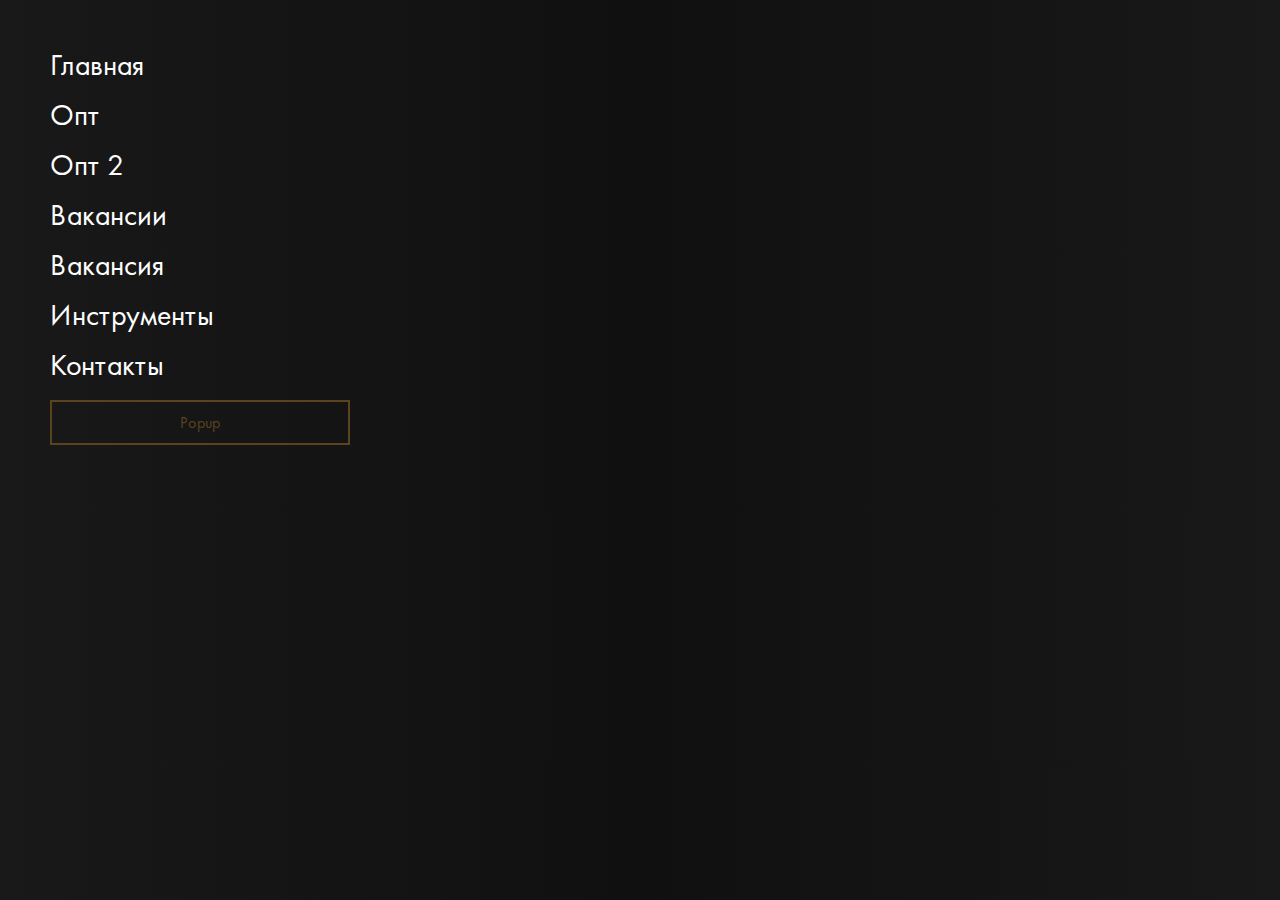
<file: nav.html>
<!DOCTYPE html>
<html data-theme="light" lang="ru">

<head>
    <meta charset="UTF-8">
    <meta name="viewport" content="width=device-width, initial-scale=1.0">
    <meta name="description" content="">
    <meta name="keywords" content="">
    <link rel="stylesheet" href="css/libs.min.css">
    <link rel="stylesheet" href="css/style.min.css">
    <title>Главная</title>
</head>



<style>
    .wrapper a {
        font-size: 30px;
        text-transform: capitalize;
    }

    .wrapper button {
        margin-bottom: 25px;
        width: 300px;
        height: 45px;
    }
</style>

<body class="m-page">

    <div class="wrapper" style="padding: 50px;">
        <a href="index.html" style="display: block; margin-bottom: 20px;">
            Главная
        </a>
        <a href="trade.html" style="display: block; margin-bottom: 20px;">
            Опт
        </a>
        <a href="trade2.html" style="display: block; margin-bottom: 20px;">
            Опт 2
        </a>
        <a href="vacancies.html" style="display: block; margin-bottom: 20px;">
            Вакансии
        </a>
        <a href="vacancy-item.html" style="display: block; margin-bottom: 20px;">
            Вакансия
        </a>
        <a href="tools.html" style="display: block; margin-bottom: 20px;">
            Инструменты
        </a>
        <a href="contacts.html" style="display: block; margin-bottom: 20px;">
            Контакты
        </a>




        <button data-modal="Modal" style="border: 2px solid #5b431e; color: #5b431e; margin-bottom: 20px;">
            Popup
        </button>


    </div>







    <div class="modal" id="Modal">
        <div class="modal__bg modal-bg _close-modal"></div>
        <div class="modal__dialog">
            <button class="close-btn _close-modal">
                <svg xmlns="http://www.w3.org/2000/svg" viewBox="0.0005016326904296875 1.8439998626708984 320.5904541015625 316.9029235839844">
                    <g>
                        <path d="M30.391 318.583a30.37 30.37 0 0 1-21.56-7.288c-11.774-11.844-11.774-30.973 0-42.817L266.643 10.665c12.246-11.459 31.462-10.822 42.921 1.424 10.362 11.074 10.966 28.095 1.414 39.875L51.647 311.295a30.366 30.366 0 0 1-21.256 7.288z" fill="#ffffff" opacity="1" data-original="#000000" class=""></path>
                        <path d="M287.9 318.583a30.37 30.37 0 0 1-21.257-8.806L8.83 51.963C-2.078 39.225-.595 20.055 12.143 9.146c11.369-9.736 28.136-9.736 39.504 0l259.331 257.813c12.243 11.462 12.876 30.679 1.414 42.922-.456.487-.927.958-1.414 1.414a30.368 30.368 0 0 1-23.078 7.288z" fill="#ffffff" opacity="1" data-original="#000000" class=""></path>
                    </g>
                </svg>
            </button>
            <div class="modal__top">
                <div class="text18 text15-mob">
                    Вы можете купить ОПТ по контактам у нашего Менеджера по Продажам
                </div>
            </div>
            <div class="modal__contacts">
                <div class="contact-item">
                    <div class="contact-item__top">
                        <div class="contact-item__icon">
                            <svg xmlns="http://www.w3.org/2000/svg" xmlns:v="https://svgstorm.com" viewBox="0 0 672 747" width="672" height="747">
                                <g fill="None" fill-opacity="0.0" stroke="#000000" stroke-opacity="0.00" stroke-width="0.3">
                                    <path d="
M 0.00 403.00 
C 0.50 403.00 1.00 403.00 1.00 403.00
C 1.00 374.04 12.32 341.80 23.31 316.31 C 34.29 290.81 48.63 270.39 66.75 249.75 C 84.88 229.11 102.17 213.46 125.23 199.23 C 148.29 185.00 175.20 172.33 202.07 166.07 C 228.94 159.82 269.58 150.82 294.23 166.77 C 318.88 182.72 313.01 228.54 285.31 236.30 C 257.60 244.07 220.52 241.16 194.92 254.92 C 169.33 268.69 150.06 278.45 130.25 300.25 C 110.44 322.05 101.31 342.58 90.22 369.22 C 79.14 395.87 89.04 434.64 68.25 457.25 C 47.45 479.85 6.36 465.00 0.00 437.00
L 0.00 747.00
L 672.00 747.00
L 672.00 344.00
C 668.80 372.00 660.78 404.70 649.08 430.08 C 637.37 455.45 624.08 476.08 605.75 496.75 C 587.43 517.42 570.44 533.04 547.30 547.30 C 524.17 561.56 497.68 574.47 470.78 580.78 C 443.87 587.09 402.31 596.21 377.77 580.23 C 353.23 564.25 358.68 519.25 386.08 511.08 C 413.47 502.90 451.52 505.89 477.08 492.08 C 502.63 478.26 521.96 468.57 541.75 446.75 C 561.55 424.93 570.70 404.43 581.78 377.78 C 592.85 351.12 582.96 312.37 603.75 289.75 C 624.54 267.14 665.67 281.96 672.00 310.00
L 672.00 0.00
L 0.00 0.00
L 0.00 403.00
M 303.00 37.00 
C 329.59 39.57 361.33 47.02 385.68 57.32 C 410.03 67.62 430.51 79.87 450.75 96.25 C 470.99 112.62 485.77 127.95 500.77 149.23 C 515.77 170.51 528.05 191.49 536.78 217.22 C 545.50 242.96 552.16 276.01 552.00 305.00 C 551.84 333.99 522.34 356.19 493.77 343.23 C 465.21 330.27 470.97 293.64 466.01 267.99 C 461.04 242.35 449.59 216.52 434.08 195.92 C 418.57 175.32 403.04 159.16 380.75 146.25 C 358.46 133.34 329.86 120.43 303.00 120.00 C 276.14 119.57 241.43 113.34 241.02 78.98 C 240.62 44.61 273.71 34.17 303.00 37.00
M 169.00 400.00 
C 202.46 405.43 201.79 441.84 204.00 468.00 C 206.20 494.17 218.96 521.65 232.75 543.25 C 246.55 564.84 262.21 581.19 283.70 595.30 C 305.18 609.42 331.04 622.63 357.22 625.78 C 383.41 628.93 419.66 625.37 428.92 657.08 C 438.19 688.78 411.26 711.54 382.00 710.00 C 352.74 708.46 321.73 702.95 295.92 693.08 C 270.12 683.20 250.10 672.29 228.75 656.25 C 207.41 640.21 193.44 626.20 176.75 605.25 C 160.05 584.31 150.20 564.10 139.07 538.93 C 127.95 513.75 124.17 482.52 121.00 454.00 C 117.83 425.48 135.15 394.50 169.00 400.00 Z" />
                                </g>
                                <g fill="None" fill-opacity="0.0" stroke="#FEBE51" stroke-opacity="0.98" stroke-width="0.3">
                                    <path d="
M 303.00 37.00 
C 273.71 34.17 240.62 44.61 241.02 78.98 C 241.43 113.34 276.14 119.57 303.00 120.00 C 329.86 120.43 358.46 133.34 380.75 146.25 C 403.04 159.16 418.57 175.32 434.08 195.92 C 449.59 216.52 461.04 242.35 466.01 267.99 C 470.97 293.64 465.21 330.27 493.77 343.23 C 522.34 356.19 551.84 333.99 552.00 305.00 C 552.16 276.01 545.50 242.96 536.78 217.22 C 528.05 191.49 515.77 170.51 500.77 149.23 C 485.77 127.95 470.99 112.62 450.75 96.25 C 430.51 79.87 410.03 67.62 385.68 57.32 C 361.33 47.02 329.59 39.57 303.00 37.00 Z" />
                                </g>
                                <g fill="None" fill-opacity="0.0" stroke="#FEBE50" stroke-opacity="0.98" stroke-width="0.3">
                                    <path d="
M 1.00 403.00 
C 1.00 405.84 1.79 409.98 0.00 412.00
L 0.00 437.00
C 6.36 465.00 47.45 479.85 68.25 457.25 C 89.04 434.64 79.14 395.87 90.22 369.22 C 101.31 342.58 110.44 322.05 130.25 300.25 C 150.06 278.45 169.33 268.69 194.92 254.92 C 220.52 241.16 257.60 244.07 285.31 236.30 C 313.01 228.54 318.88 182.72 294.23 166.77 C 269.58 150.82 228.94 159.82 202.07 166.07 C 175.20 172.33 148.29 185.00 125.23 199.23 C 102.17 213.46 84.88 229.11 66.75 249.75 C 48.63 270.39 34.29 290.81 23.31 316.31 C 12.32 341.80 1.00 374.04 1.00 403.00 Z" />
                                </g>
                                <g fill="None" fill-opacity="0.0" stroke="#FEBE51" stroke-opacity="0.98" stroke-width="0.3">
                                    <path d="
M 672.00 344.00 
L 672.00 310.00
C 665.67 281.96 624.54 267.14 603.75 289.75 C 582.96 312.37 592.85 351.12 581.78 377.78 C 570.70 404.43 561.55 424.93 541.75 446.75 C 521.96 468.57 502.63 478.26 477.08 492.08 C 451.52 505.89 413.47 502.90 386.08 511.08 C 358.68 519.25 353.23 564.25 377.77 580.23 C 402.31 596.21 443.87 587.09 470.78 580.78 C 497.68 574.47 524.17 561.56 547.30 547.30 C 570.44 533.04 587.43 517.42 605.75 496.75 C 624.08 476.08 637.37 455.45 649.08 430.08 C 660.78 404.70 668.80 372.00 672.00 344.00 Z" />
                                </g>
                                <g fill="None" fill-opacity="0.0" stroke="#FEBE50" stroke-opacity="0.98" stroke-width="0.3">
                                    <path d="
M 169.00 400.00 
C 135.15 394.50 117.83 425.48 121.00 454.00 C 124.17 482.52 127.95 513.75 139.07 538.93 C 150.20 564.10 160.05 584.31 176.75 605.25 C 193.44 626.20 207.41 640.21 228.75 656.25 C 250.10 672.29 270.12 683.20 295.92 693.08 C 321.73 702.95 352.74 708.46 382.00 710.00 C 411.26 711.54 438.19 688.78 428.92 657.08 C 419.66 625.37 383.41 628.93 357.22 625.78 C 331.04 622.63 305.18 609.42 283.70 595.30 C 262.21 581.19 246.55 564.84 232.75 543.25 C 218.96 521.65 206.20 494.17 204.00 468.00 C 201.79 441.84 202.46 405.43 169.00 400.00 Z" />
                                </g>
                                <g fill="None" fill-opacity="0.0" stroke="#FFC153" stroke-opacity="0.28" stroke-width="0.3">
                                    <path d="
M 0.00 412.00 
C 1.79 409.98 1.00 405.84 1.00 403.00
C 1.00 403.00 0.50 403.00 0.00 403.00
L 0.00 412.00 Z" />
                                </g>
                                <g fill="#000000" fill-opacity="0.00" stroke="None">
                                    <path d="
M 0.00 403.00 
C 0.50 403.00 1.00 403.00 1.00 403.00
C 1.00 374.04 12.32 341.80 23.31 316.31 C 34.29 290.81 48.63 270.39 66.75 249.75 C 84.88 229.11 102.17 213.46 125.23 199.23 C 148.29 185.00 175.20 172.33 202.07 166.07 C 228.94 159.82 269.58 150.82 294.23 166.77 C 318.88 182.72 313.01 228.54 285.31 236.30 C 257.60 244.07 220.52 241.16 194.92 254.92 C 169.33 268.69 150.06 278.45 130.25 300.25 C 110.44 322.05 101.31 342.58 90.22 369.22 C 79.14 395.87 89.04 434.64 68.25 457.25 C 47.45 479.85 6.36 465.00 0.00 437.00
L 0.00 747.00
L 672.00 747.00
L 672.00 344.00
C 668.80 372.00 660.78 404.70 649.08 430.08 C 637.37 455.45 624.08 476.08 605.75 496.75 C 587.43 517.42 570.44 533.04 547.30 547.30 C 524.17 561.56 497.68 574.47 470.78 580.78 C 443.87 587.09 402.31 596.21 377.77 580.23 C 353.23 564.25 358.68 519.25 386.08 511.08 C 413.47 502.90 451.52 505.89 477.08 492.08 C 502.63 478.26 521.96 468.57 541.75 446.75 C 561.55 424.93 570.70 404.43 581.78 377.78 C 592.85 351.12 582.96 312.37 603.75 289.75 C 624.54 267.14 665.67 281.96 672.00 310.00
L 672.00 0.00
L 0.00 0.00
L 0.00 403.00
M 303.00 37.00 
C 329.59 39.57 361.33 47.02 385.68 57.32 C 410.03 67.62 430.51 79.87 450.75 96.25 C 470.99 112.62 485.77 127.95 500.77 149.23 C 515.77 170.51 528.05 191.49 536.78 217.22 C 545.50 242.96 552.16 276.01 552.00 305.00 C 551.84 333.99 522.34 356.19 493.77 343.23 C 465.21 330.27 470.97 293.64 466.01 267.99 C 461.04 242.35 449.59 216.52 434.08 195.92 C 418.57 175.32 403.04 159.16 380.75 146.25 C 358.46 133.34 329.86 120.43 303.00 120.00 C 276.14 119.57 241.43 113.34 241.02 78.98 C 240.62 44.61 273.71 34.17 303.00 37.00
M 169.00 400.00 
C 202.46 405.43 201.79 441.84 204.00 468.00 C 206.20 494.17 218.96 521.65 232.75 543.25 C 246.55 564.84 262.21 581.19 283.70 595.30 C 305.18 609.42 331.04 622.63 357.22 625.78 C 383.41 628.93 419.66 625.37 428.92 657.08 C 438.19 688.78 411.26 711.54 382.00 710.00 C 352.74 708.46 321.73 702.95 295.92 693.08 C 270.12 683.20 250.10 672.29 228.75 656.25 C 207.41 640.21 193.44 626.20 176.75 605.25 C 160.05 584.31 150.20 564.10 139.07 538.93 C 127.95 513.75 124.17 482.52 121.00 454.00 C 117.83 425.48 135.15 394.50 169.00 400.00 Z" />
                                </g>
                                <g fill="#FEBE51" fill-opacity="0.98" stroke="None">
                                    <path d="
M 303.00 37.00 
C 273.71 34.17 240.62 44.61 241.02 78.98 C 241.43 113.34 276.14 119.57 303.00 120.00 C 329.86 120.43 358.46 133.34 380.75 146.25 C 403.04 159.16 418.57 175.32 434.08 195.92 C 449.59 216.52 461.04 242.35 466.01 267.99 C 470.97 293.64 465.21 330.27 493.77 343.23 C 522.34 356.19 551.84 333.99 552.00 305.00 C 552.16 276.01 545.50 242.96 536.78 217.22 C 528.05 191.49 515.77 170.51 500.77 149.23 C 485.77 127.95 470.99 112.62 450.75 96.25 C 430.51 79.87 410.03 67.62 385.68 57.32 C 361.33 47.02 329.59 39.57 303.00 37.00 Z" />
                                </g>
                                <g fill="#FEBE50" fill-opacity="0.98" stroke="None">
                                    <path d="
M 1.00 403.00 
C 1.00 405.84 1.79 409.98 0.00 412.00
L 0.00 437.00
C 6.36 465.00 47.45 479.85 68.25 457.25 C 89.04 434.64 79.14 395.87 90.22 369.22 C 101.31 342.58 110.44 322.05 130.25 300.25 C 150.06 278.45 169.33 268.69 194.92 254.92 C 220.52 241.16 257.60 244.07 285.31 236.30 C 313.01 228.54 318.88 182.72 294.23 166.77 C 269.58 150.82 228.94 159.82 202.07 166.07 C 175.20 172.33 148.29 185.00 125.23 199.23 C 102.17 213.46 84.88 229.11 66.75 249.75 C 48.63 270.39 34.29 290.81 23.31 316.31 C 12.32 341.80 1.00 374.04 1.00 403.00 Z" />
                                </g>
                                <g fill="#FEBE51" fill-opacity="0.98" stroke="None">
                                    <path d="
M 672.00 344.00 
L 672.00 310.00
C 665.67 281.96 624.54 267.14 603.75 289.75 C 582.96 312.37 592.85 351.12 581.78 377.78 C 570.70 404.43 561.55 424.93 541.75 446.75 C 521.96 468.57 502.63 478.26 477.08 492.08 C 451.52 505.89 413.47 502.90 386.08 511.08 C 358.68 519.25 353.23 564.25 377.77 580.23 C 402.31 596.21 443.87 587.09 470.78 580.78 C 497.68 574.47 524.17 561.56 547.30 547.30 C 570.44 533.04 587.43 517.42 605.75 496.75 C 624.08 476.08 637.37 455.45 649.08 430.08 C 660.78 404.70 668.80 372.00 672.00 344.00 Z" />
                                </g>
                                <g fill="#FEBE50" fill-opacity="0.98" stroke="None">
                                    <path d="
M 169.00 400.00 
C 135.15 394.50 117.83 425.48 121.00 454.00 C 124.17 482.52 127.95 513.75 139.07 538.93 C 150.20 564.10 160.05 584.31 176.75 605.25 C 193.44 626.20 207.41 640.21 228.75 656.25 C 250.10 672.29 270.12 683.20 295.92 693.08 C 321.73 702.95 352.74 708.46 382.00 710.00 C 411.26 711.54 438.19 688.78 428.92 657.08 C 419.66 625.37 383.41 628.93 357.22 625.78 C 331.04 622.63 305.18 609.42 283.70 595.30 C 262.21 581.19 246.55 564.84 232.75 543.25 C 218.96 521.65 206.20 494.17 204.00 468.00 C 201.79 441.84 202.46 405.43 169.00 400.00 Z" />
                                </g>
                                <g fill="#FFC153" fill-opacity="0.28" stroke="None">
                                    <path d="
M 0.00 412.00 
C 1.79 409.98 1.00 405.84 1.00 403.00
C 1.00 403.00 0.50 403.00 0.00 403.00
L 0.00 412.00 Z" />
                                </g>
                            </svg>
                        </div>
                        <div class="contact-item__title">
                            ELEMENT / MATRIX
                        </div>
                    </div>
                    <div class="contact-item__bottom">
                        <div class="contact-item__link">
                            @vizzavi:matrix.org
                        </div>
                        <button data-copy="@vizzavi:matrix.org" class="contact-item__copy copy-btn">
                            <img class="_view1" src="img/copy2.png" alt="">
                            <img class="_view2" src="img/copy3.png" alt="">
                        </button>
                    </div>
                </div>

                <div class="contact-item">
                    <div class="contact-item__top">
                        <div class="contact-item__icon">
                            <svg xmlns="http://www.w3.org/2000/svg" xmlns:v="https://svgstorm.com" viewBox="0 0 672 747" width="672" height="747">
                                <g fill="None" fill-opacity="0.0" stroke="#000000" stroke-opacity="0.00" stroke-width="0.3">
                                    <path d="
M 0.00 403.00 
C 0.50 403.00 1.00 403.00 1.00 403.00
C 1.00 374.04 12.32 341.80 23.31 316.31 C 34.29 290.81 48.63 270.39 66.75 249.75 C 84.88 229.11 102.17 213.46 125.23 199.23 C 148.29 185.00 175.20 172.33 202.07 166.07 C 228.94 159.82 269.58 150.82 294.23 166.77 C 318.88 182.72 313.01 228.54 285.31 236.30 C 257.60 244.07 220.52 241.16 194.92 254.92 C 169.33 268.69 150.06 278.45 130.25 300.25 C 110.44 322.05 101.31 342.58 90.22 369.22 C 79.14 395.87 89.04 434.64 68.25 457.25 C 47.45 479.85 6.36 465.00 0.00 437.00
L 0.00 747.00
L 672.00 747.00
L 672.00 344.00
C 668.80 372.00 660.78 404.70 649.08 430.08 C 637.37 455.45 624.08 476.08 605.75 496.75 C 587.43 517.42 570.44 533.04 547.30 547.30 C 524.17 561.56 497.68 574.47 470.78 580.78 C 443.87 587.09 402.31 596.21 377.77 580.23 C 353.23 564.25 358.68 519.25 386.08 511.08 C 413.47 502.90 451.52 505.89 477.08 492.08 C 502.63 478.26 521.96 468.57 541.75 446.75 C 561.55 424.93 570.70 404.43 581.78 377.78 C 592.85 351.12 582.96 312.37 603.75 289.75 C 624.54 267.14 665.67 281.96 672.00 310.00
L 672.00 0.00
L 0.00 0.00
L 0.00 403.00
M 303.00 37.00 
C 329.59 39.57 361.33 47.02 385.68 57.32 C 410.03 67.62 430.51 79.87 450.75 96.25 C 470.99 112.62 485.77 127.95 500.77 149.23 C 515.77 170.51 528.05 191.49 536.78 217.22 C 545.50 242.96 552.16 276.01 552.00 305.00 C 551.84 333.99 522.34 356.19 493.77 343.23 C 465.21 330.27 470.97 293.64 466.01 267.99 C 461.04 242.35 449.59 216.52 434.08 195.92 C 418.57 175.32 403.04 159.16 380.75 146.25 C 358.46 133.34 329.86 120.43 303.00 120.00 C 276.14 119.57 241.43 113.34 241.02 78.98 C 240.62 44.61 273.71 34.17 303.00 37.00
M 169.00 400.00 
C 202.46 405.43 201.79 441.84 204.00 468.00 C 206.20 494.17 218.96 521.65 232.75 543.25 C 246.55 564.84 262.21 581.19 283.70 595.30 C 305.18 609.42 331.04 622.63 357.22 625.78 C 383.41 628.93 419.66 625.37 428.92 657.08 C 438.19 688.78 411.26 711.54 382.00 710.00 C 352.74 708.46 321.73 702.95 295.92 693.08 C 270.12 683.20 250.10 672.29 228.75 656.25 C 207.41 640.21 193.44 626.20 176.75 605.25 C 160.05 584.31 150.20 564.10 139.07 538.93 C 127.95 513.75 124.17 482.52 121.00 454.00 C 117.83 425.48 135.15 394.50 169.00 400.00 Z" />
                                </g>
                                <g fill="None" fill-opacity="0.0" stroke="#FEBE51" stroke-opacity="0.98" stroke-width="0.3">
                                    <path d="
M 303.00 37.00 
C 273.71 34.17 240.62 44.61 241.02 78.98 C 241.43 113.34 276.14 119.57 303.00 120.00 C 329.86 120.43 358.46 133.34 380.75 146.25 C 403.04 159.16 418.57 175.32 434.08 195.92 C 449.59 216.52 461.04 242.35 466.01 267.99 C 470.97 293.64 465.21 330.27 493.77 343.23 C 522.34 356.19 551.84 333.99 552.00 305.00 C 552.16 276.01 545.50 242.96 536.78 217.22 C 528.05 191.49 515.77 170.51 500.77 149.23 C 485.77 127.95 470.99 112.62 450.75 96.25 C 430.51 79.87 410.03 67.62 385.68 57.32 C 361.33 47.02 329.59 39.57 303.00 37.00 Z" />
                                </g>
                                <g fill="None" fill-opacity="0.0" stroke="#FEBE50" stroke-opacity="0.98" stroke-width="0.3">
                                    <path d="
M 1.00 403.00 
C 1.00 405.84 1.79 409.98 0.00 412.00
L 0.00 437.00
C 6.36 465.00 47.45 479.85 68.25 457.25 C 89.04 434.64 79.14 395.87 90.22 369.22 C 101.31 342.58 110.44 322.05 130.25 300.25 C 150.06 278.45 169.33 268.69 194.92 254.92 C 220.52 241.16 257.60 244.07 285.31 236.30 C 313.01 228.54 318.88 182.72 294.23 166.77 C 269.58 150.82 228.94 159.82 202.07 166.07 C 175.20 172.33 148.29 185.00 125.23 199.23 C 102.17 213.46 84.88 229.11 66.75 249.75 C 48.63 270.39 34.29 290.81 23.31 316.31 C 12.32 341.80 1.00 374.04 1.00 403.00 Z" />
                                </g>
                                <g fill="None" fill-opacity="0.0" stroke="#FEBE51" stroke-opacity="0.98" stroke-width="0.3">
                                    <path d="
M 672.00 344.00 
L 672.00 310.00
C 665.67 281.96 624.54 267.14 603.75 289.75 C 582.96 312.37 592.85 351.12 581.78 377.78 C 570.70 404.43 561.55 424.93 541.75 446.75 C 521.96 468.57 502.63 478.26 477.08 492.08 C 451.52 505.89 413.47 502.90 386.08 511.08 C 358.68 519.25 353.23 564.25 377.77 580.23 C 402.31 596.21 443.87 587.09 470.78 580.78 C 497.68 574.47 524.17 561.56 547.30 547.30 C 570.44 533.04 587.43 517.42 605.75 496.75 C 624.08 476.08 637.37 455.45 649.08 430.08 C 660.78 404.70 668.80 372.00 672.00 344.00 Z" />
                                </g>
                                <g fill="None" fill-opacity="0.0" stroke="#FEBE50" stroke-opacity="0.98" stroke-width="0.3">
                                    <path d="
M 169.00 400.00 
C 135.15 394.50 117.83 425.48 121.00 454.00 C 124.17 482.52 127.95 513.75 139.07 538.93 C 150.20 564.10 160.05 584.31 176.75 605.25 C 193.44 626.20 207.41 640.21 228.75 656.25 C 250.10 672.29 270.12 683.20 295.92 693.08 C 321.73 702.95 352.74 708.46 382.00 710.00 C 411.26 711.54 438.19 688.78 428.92 657.08 C 419.66 625.37 383.41 628.93 357.22 625.78 C 331.04 622.63 305.18 609.42 283.70 595.30 C 262.21 581.19 246.55 564.84 232.75 543.25 C 218.96 521.65 206.20 494.17 204.00 468.00 C 201.79 441.84 202.46 405.43 169.00 400.00 Z" />
                                </g>
                                <g fill="None" fill-opacity="0.0" stroke="#FFC153" stroke-opacity="0.28" stroke-width="0.3">
                                    <path d="
M 0.00 412.00 
C 1.79 409.98 1.00 405.84 1.00 403.00
C 1.00 403.00 0.50 403.00 0.00 403.00
L 0.00 412.00 Z" />
                                </g>
                                <g fill="#000000" fill-opacity="0.00" stroke="None">
                                    <path d="
M 0.00 403.00 
C 0.50 403.00 1.00 403.00 1.00 403.00
C 1.00 374.04 12.32 341.80 23.31 316.31 C 34.29 290.81 48.63 270.39 66.75 249.75 C 84.88 229.11 102.17 213.46 125.23 199.23 C 148.29 185.00 175.20 172.33 202.07 166.07 C 228.94 159.82 269.58 150.82 294.23 166.77 C 318.88 182.72 313.01 228.54 285.31 236.30 C 257.60 244.07 220.52 241.16 194.92 254.92 C 169.33 268.69 150.06 278.45 130.25 300.25 C 110.44 322.05 101.31 342.58 90.22 369.22 C 79.14 395.87 89.04 434.64 68.25 457.25 C 47.45 479.85 6.36 465.00 0.00 437.00
L 0.00 747.00
L 672.00 747.00
L 672.00 344.00
C 668.80 372.00 660.78 404.70 649.08 430.08 C 637.37 455.45 624.08 476.08 605.75 496.75 C 587.43 517.42 570.44 533.04 547.30 547.30 C 524.17 561.56 497.68 574.47 470.78 580.78 C 443.87 587.09 402.31 596.21 377.77 580.23 C 353.23 564.25 358.68 519.25 386.08 511.08 C 413.47 502.90 451.52 505.89 477.08 492.08 C 502.63 478.26 521.96 468.57 541.75 446.75 C 561.55 424.93 570.70 404.43 581.78 377.78 C 592.85 351.12 582.96 312.37 603.75 289.75 C 624.54 267.14 665.67 281.96 672.00 310.00
L 672.00 0.00
L 0.00 0.00
L 0.00 403.00
M 303.00 37.00 
C 329.59 39.57 361.33 47.02 385.68 57.32 C 410.03 67.62 430.51 79.87 450.75 96.25 C 470.99 112.62 485.77 127.95 500.77 149.23 C 515.77 170.51 528.05 191.49 536.78 217.22 C 545.50 242.96 552.16 276.01 552.00 305.00 C 551.84 333.99 522.34 356.19 493.77 343.23 C 465.21 330.27 470.97 293.64 466.01 267.99 C 461.04 242.35 449.59 216.52 434.08 195.92 C 418.57 175.32 403.04 159.16 380.75 146.25 C 358.46 133.34 329.86 120.43 303.00 120.00 C 276.14 119.57 241.43 113.34 241.02 78.98 C 240.62 44.61 273.71 34.17 303.00 37.00
M 169.00 400.00 
C 202.46 405.43 201.79 441.84 204.00 468.00 C 206.20 494.17 218.96 521.65 232.75 543.25 C 246.55 564.84 262.21 581.19 283.70 595.30 C 305.18 609.42 331.04 622.63 357.22 625.78 C 383.41 628.93 419.66 625.37 428.92 657.08 C 438.19 688.78 411.26 711.54 382.00 710.00 C 352.74 708.46 321.73 702.95 295.92 693.08 C 270.12 683.20 250.10 672.29 228.75 656.25 C 207.41 640.21 193.44 626.20 176.75 605.25 C 160.05 584.31 150.20 564.10 139.07 538.93 C 127.95 513.75 124.17 482.52 121.00 454.00 C 117.83 425.48 135.15 394.50 169.00 400.00 Z" />
                                </g>
                                <g fill="#FEBE51" fill-opacity="0.98" stroke="None">
                                    <path d="
M 303.00 37.00 
C 273.71 34.17 240.62 44.61 241.02 78.98 C 241.43 113.34 276.14 119.57 303.00 120.00 C 329.86 120.43 358.46 133.34 380.75 146.25 C 403.04 159.16 418.57 175.32 434.08 195.92 C 449.59 216.52 461.04 242.35 466.01 267.99 C 470.97 293.64 465.21 330.27 493.77 343.23 C 522.34 356.19 551.84 333.99 552.00 305.00 C 552.16 276.01 545.50 242.96 536.78 217.22 C 528.05 191.49 515.77 170.51 500.77 149.23 C 485.77 127.95 470.99 112.62 450.75 96.25 C 430.51 79.87 410.03 67.62 385.68 57.32 C 361.33 47.02 329.59 39.57 303.00 37.00 Z" />
                                </g>
                                <g fill="#FEBE50" fill-opacity="0.98" stroke="None">
                                    <path d="
M 1.00 403.00 
C 1.00 405.84 1.79 409.98 0.00 412.00
L 0.00 437.00
C 6.36 465.00 47.45 479.85 68.25 457.25 C 89.04 434.64 79.14 395.87 90.22 369.22 C 101.31 342.58 110.44 322.05 130.25 300.25 C 150.06 278.45 169.33 268.69 194.92 254.92 C 220.52 241.16 257.60 244.07 285.31 236.30 C 313.01 228.54 318.88 182.72 294.23 166.77 C 269.58 150.82 228.94 159.82 202.07 166.07 C 175.20 172.33 148.29 185.00 125.23 199.23 C 102.17 213.46 84.88 229.11 66.75 249.75 C 48.63 270.39 34.29 290.81 23.31 316.31 C 12.32 341.80 1.00 374.04 1.00 403.00 Z" />
                                </g>
                                <g fill="#FEBE51" fill-opacity="0.98" stroke="None">
                                    <path d="
M 672.00 344.00 
L 672.00 310.00
C 665.67 281.96 624.54 267.14 603.75 289.75 C 582.96 312.37 592.85 351.12 581.78 377.78 C 570.70 404.43 561.55 424.93 541.75 446.75 C 521.96 468.57 502.63 478.26 477.08 492.08 C 451.52 505.89 413.47 502.90 386.08 511.08 C 358.68 519.25 353.23 564.25 377.77 580.23 C 402.31 596.21 443.87 587.09 470.78 580.78 C 497.68 574.47 524.17 561.56 547.30 547.30 C 570.44 533.04 587.43 517.42 605.75 496.75 C 624.08 476.08 637.37 455.45 649.08 430.08 C 660.78 404.70 668.80 372.00 672.00 344.00 Z" />
                                </g>
                                <g fill="#FEBE50" fill-opacity="0.98" stroke="None">
                                    <path d="
M 169.00 400.00 
C 135.15 394.50 117.83 425.48 121.00 454.00 C 124.17 482.52 127.95 513.75 139.07 538.93 C 150.20 564.10 160.05 584.31 176.75 605.25 C 193.44 626.20 207.41 640.21 228.75 656.25 C 250.10 672.29 270.12 683.20 295.92 693.08 C 321.73 702.95 352.74 708.46 382.00 710.00 C 411.26 711.54 438.19 688.78 428.92 657.08 C 419.66 625.37 383.41 628.93 357.22 625.78 C 331.04 622.63 305.18 609.42 283.70 595.30 C 262.21 581.19 246.55 564.84 232.75 543.25 C 218.96 521.65 206.20 494.17 204.00 468.00 C 201.79 441.84 202.46 405.43 169.00 400.00 Z" />
                                </g>
                                <g fill="#FFC153" fill-opacity="0.28" stroke="None">
                                    <path d="
M 0.00 412.00 
C 1.79 409.98 1.00 405.84 1.00 403.00
C 1.00 403.00 0.50 403.00 0.00 403.00
L 0.00 412.00 Z" />
                                </g>
                            </svg>
                        </div>
                        <div class="contact-item__title">
                            TELEGRAM
                        </div>
                    </div>
                    <div class="contact-item__bottom">
                        <div class="contact-item__link">
                            @vizzavi:matrix.org
                        </div>
                        <button data-copy="@vizzavi:matrix.org" class="contact-item__copy copy-btn">
                            <img class="_view1" src="img/copy2.png" alt="">
                            <img class="_view2" src="img/copy3.png" alt="">
                        </button>
                    </div>
                </div>

                <div class="contact-item">
                    <div class="contact-item__top">
                        <div class="contact-item__icon">
                            <svg xmlns="http://www.w3.org/2000/svg" xmlns:v="https://svgstorm.com" viewBox="0 0 672 747" width="672" height="747">
                                <g fill="None" fill-opacity="0.0" stroke="#000000" stroke-opacity="0.00" stroke-width="0.3">
                                    <path d="
M 0.00 403.00 
C 0.50 403.00 1.00 403.00 1.00 403.00
C 1.00 374.04 12.32 341.80 23.31 316.31 C 34.29 290.81 48.63 270.39 66.75 249.75 C 84.88 229.11 102.17 213.46 125.23 199.23 C 148.29 185.00 175.20 172.33 202.07 166.07 C 228.94 159.82 269.58 150.82 294.23 166.77 C 318.88 182.72 313.01 228.54 285.31 236.30 C 257.60 244.07 220.52 241.16 194.92 254.92 C 169.33 268.69 150.06 278.45 130.25 300.25 C 110.44 322.05 101.31 342.58 90.22 369.22 C 79.14 395.87 89.04 434.64 68.25 457.25 C 47.45 479.85 6.36 465.00 0.00 437.00
L 0.00 747.00
L 672.00 747.00
L 672.00 344.00
C 668.80 372.00 660.78 404.70 649.08 430.08 C 637.37 455.45 624.08 476.08 605.75 496.75 C 587.43 517.42 570.44 533.04 547.30 547.30 C 524.17 561.56 497.68 574.47 470.78 580.78 C 443.87 587.09 402.31 596.21 377.77 580.23 C 353.23 564.25 358.68 519.25 386.08 511.08 C 413.47 502.90 451.52 505.89 477.08 492.08 C 502.63 478.26 521.96 468.57 541.75 446.75 C 561.55 424.93 570.70 404.43 581.78 377.78 C 592.85 351.12 582.96 312.37 603.75 289.75 C 624.54 267.14 665.67 281.96 672.00 310.00
L 672.00 0.00
L 0.00 0.00
L 0.00 403.00
M 303.00 37.00 
C 329.59 39.57 361.33 47.02 385.68 57.32 C 410.03 67.62 430.51 79.87 450.75 96.25 C 470.99 112.62 485.77 127.95 500.77 149.23 C 515.77 170.51 528.05 191.49 536.78 217.22 C 545.50 242.96 552.16 276.01 552.00 305.00 C 551.84 333.99 522.34 356.19 493.77 343.23 C 465.21 330.27 470.97 293.64 466.01 267.99 C 461.04 242.35 449.59 216.52 434.08 195.92 C 418.57 175.32 403.04 159.16 380.75 146.25 C 358.46 133.34 329.86 120.43 303.00 120.00 C 276.14 119.57 241.43 113.34 241.02 78.98 C 240.62 44.61 273.71 34.17 303.00 37.00
M 169.00 400.00 
C 202.46 405.43 201.79 441.84 204.00 468.00 C 206.20 494.17 218.96 521.65 232.75 543.25 C 246.55 564.84 262.21 581.19 283.70 595.30 C 305.18 609.42 331.04 622.63 357.22 625.78 C 383.41 628.93 419.66 625.37 428.92 657.08 C 438.19 688.78 411.26 711.54 382.00 710.00 C 352.74 708.46 321.73 702.95 295.92 693.08 C 270.12 683.20 250.10 672.29 228.75 656.25 C 207.41 640.21 193.44 626.20 176.75 605.25 C 160.05 584.31 150.20 564.10 139.07 538.93 C 127.95 513.75 124.17 482.52 121.00 454.00 C 117.83 425.48 135.15 394.50 169.00 400.00 Z" />
                                </g>
                                <g fill="None" fill-opacity="0.0" stroke="#FEBE51" stroke-opacity="0.98" stroke-width="0.3">
                                    <path d="
M 303.00 37.00 
C 273.71 34.17 240.62 44.61 241.02 78.98 C 241.43 113.34 276.14 119.57 303.00 120.00 C 329.86 120.43 358.46 133.34 380.75 146.25 C 403.04 159.16 418.57 175.32 434.08 195.92 C 449.59 216.52 461.04 242.35 466.01 267.99 C 470.97 293.64 465.21 330.27 493.77 343.23 C 522.34 356.19 551.84 333.99 552.00 305.00 C 552.16 276.01 545.50 242.96 536.78 217.22 C 528.05 191.49 515.77 170.51 500.77 149.23 C 485.77 127.95 470.99 112.62 450.75 96.25 C 430.51 79.87 410.03 67.62 385.68 57.32 C 361.33 47.02 329.59 39.57 303.00 37.00 Z" />
                                </g>
                                <g fill="None" fill-opacity="0.0" stroke="#FEBE50" stroke-opacity="0.98" stroke-width="0.3">
                                    <path d="
M 1.00 403.00 
C 1.00 405.84 1.79 409.98 0.00 412.00
L 0.00 437.00
C 6.36 465.00 47.45 479.85 68.25 457.25 C 89.04 434.64 79.14 395.87 90.22 369.22 C 101.31 342.58 110.44 322.05 130.25 300.25 C 150.06 278.45 169.33 268.69 194.92 254.92 C 220.52 241.16 257.60 244.07 285.31 236.30 C 313.01 228.54 318.88 182.72 294.23 166.77 C 269.58 150.82 228.94 159.82 202.07 166.07 C 175.20 172.33 148.29 185.00 125.23 199.23 C 102.17 213.46 84.88 229.11 66.75 249.75 C 48.63 270.39 34.29 290.81 23.31 316.31 C 12.32 341.80 1.00 374.04 1.00 403.00 Z" />
                                </g>
                                <g fill="None" fill-opacity="0.0" stroke="#FEBE51" stroke-opacity="0.98" stroke-width="0.3">
                                    <path d="
M 672.00 344.00 
L 672.00 310.00
C 665.67 281.96 624.54 267.14 603.75 289.75 C 582.96 312.37 592.85 351.12 581.78 377.78 C 570.70 404.43 561.55 424.93 541.75 446.75 C 521.96 468.57 502.63 478.26 477.08 492.08 C 451.52 505.89 413.47 502.90 386.08 511.08 C 358.68 519.25 353.23 564.25 377.77 580.23 C 402.31 596.21 443.87 587.09 470.78 580.78 C 497.68 574.47 524.17 561.56 547.30 547.30 C 570.44 533.04 587.43 517.42 605.75 496.75 C 624.08 476.08 637.37 455.45 649.08 430.08 C 660.78 404.70 668.80 372.00 672.00 344.00 Z" />
                                </g>
                                <g fill="None" fill-opacity="0.0" stroke="#FEBE50" stroke-opacity="0.98" stroke-width="0.3">
                                    <path d="
M 169.00 400.00 
C 135.15 394.50 117.83 425.48 121.00 454.00 C 124.17 482.52 127.95 513.75 139.07 538.93 C 150.20 564.10 160.05 584.31 176.75 605.25 C 193.44 626.20 207.41 640.21 228.75 656.25 C 250.10 672.29 270.12 683.20 295.92 693.08 C 321.73 702.95 352.74 708.46 382.00 710.00 C 411.26 711.54 438.19 688.78 428.92 657.08 C 419.66 625.37 383.41 628.93 357.22 625.78 C 331.04 622.63 305.18 609.42 283.70 595.30 C 262.21 581.19 246.55 564.84 232.75 543.25 C 218.96 521.65 206.20 494.17 204.00 468.00 C 201.79 441.84 202.46 405.43 169.00 400.00 Z" />
                                </g>
                                <g fill="None" fill-opacity="0.0" stroke="#FFC153" stroke-opacity="0.28" stroke-width="0.3">
                                    <path d="
M 0.00 412.00 
C 1.79 409.98 1.00 405.84 1.00 403.00
C 1.00 403.00 0.50 403.00 0.00 403.00
L 0.00 412.00 Z" />
                                </g>
                                <g fill="#000000" fill-opacity="0.00" stroke="None">
                                    <path d="
M 0.00 403.00 
C 0.50 403.00 1.00 403.00 1.00 403.00
C 1.00 374.04 12.32 341.80 23.31 316.31 C 34.29 290.81 48.63 270.39 66.75 249.75 C 84.88 229.11 102.17 213.46 125.23 199.23 C 148.29 185.00 175.20 172.33 202.07 166.07 C 228.94 159.82 269.58 150.82 294.23 166.77 C 318.88 182.72 313.01 228.54 285.31 236.30 C 257.60 244.07 220.52 241.16 194.92 254.92 C 169.33 268.69 150.06 278.45 130.25 300.25 C 110.44 322.05 101.31 342.58 90.22 369.22 C 79.14 395.87 89.04 434.64 68.25 457.25 C 47.45 479.85 6.36 465.00 0.00 437.00
L 0.00 747.00
L 672.00 747.00
L 672.00 344.00
C 668.80 372.00 660.78 404.70 649.08 430.08 C 637.37 455.45 624.08 476.08 605.75 496.75 C 587.43 517.42 570.44 533.04 547.30 547.30 C 524.17 561.56 497.68 574.47 470.78 580.78 C 443.87 587.09 402.31 596.21 377.77 580.23 C 353.23 564.25 358.68 519.25 386.08 511.08 C 413.47 502.90 451.52 505.89 477.08 492.08 C 502.63 478.26 521.96 468.57 541.75 446.75 C 561.55 424.93 570.70 404.43 581.78 377.78 C 592.85 351.12 582.96 312.37 603.75 289.75 C 624.54 267.14 665.67 281.96 672.00 310.00
L 672.00 0.00
L 0.00 0.00
L 0.00 403.00
M 303.00 37.00 
C 329.59 39.57 361.33 47.02 385.68 57.32 C 410.03 67.62 430.51 79.87 450.75 96.25 C 470.99 112.62 485.77 127.95 500.77 149.23 C 515.77 170.51 528.05 191.49 536.78 217.22 C 545.50 242.96 552.16 276.01 552.00 305.00 C 551.84 333.99 522.34 356.19 493.77 343.23 C 465.21 330.27 470.97 293.64 466.01 267.99 C 461.04 242.35 449.59 216.52 434.08 195.92 C 418.57 175.32 403.04 159.16 380.75 146.25 C 358.46 133.34 329.86 120.43 303.00 120.00 C 276.14 119.57 241.43 113.34 241.02 78.98 C 240.62 44.61 273.71 34.17 303.00 37.00
M 169.00 400.00 
C 202.46 405.43 201.79 441.84 204.00 468.00 C 206.20 494.17 218.96 521.65 232.75 543.25 C 246.55 564.84 262.21 581.19 283.70 595.30 C 305.18 609.42 331.04 622.63 357.22 625.78 C 383.41 628.93 419.66 625.37 428.92 657.08 C 438.19 688.78 411.26 711.54 382.00 710.00 C 352.74 708.46 321.73 702.95 295.92 693.08 C 270.12 683.20 250.10 672.29 228.75 656.25 C 207.41 640.21 193.44 626.20 176.75 605.25 C 160.05 584.31 150.20 564.10 139.07 538.93 C 127.95 513.75 124.17 482.52 121.00 454.00 C 117.83 425.48 135.15 394.50 169.00 400.00 Z" />
                                </g>
                                <g fill="#FEBE51" fill-opacity="0.98" stroke="None">
                                    <path d="
M 303.00 37.00 
C 273.71 34.17 240.62 44.61 241.02 78.98 C 241.43 113.34 276.14 119.57 303.00 120.00 C 329.86 120.43 358.46 133.34 380.75 146.25 C 403.04 159.16 418.57 175.32 434.08 195.92 C 449.59 216.52 461.04 242.35 466.01 267.99 C 470.97 293.64 465.21 330.27 493.77 343.23 C 522.34 356.19 551.84 333.99 552.00 305.00 C 552.16 276.01 545.50 242.96 536.78 217.22 C 528.05 191.49 515.77 170.51 500.77 149.23 C 485.77 127.95 470.99 112.62 450.75 96.25 C 430.51 79.87 410.03 67.62 385.68 57.32 C 361.33 47.02 329.59 39.57 303.00 37.00 Z" />
                                </g>
                                <g fill="#FEBE50" fill-opacity="0.98" stroke="None">
                                    <path d="
M 1.00 403.00 
C 1.00 405.84 1.79 409.98 0.00 412.00
L 0.00 437.00
C 6.36 465.00 47.45 479.85 68.25 457.25 C 89.04 434.64 79.14 395.87 90.22 369.22 C 101.31 342.58 110.44 322.05 130.25 300.25 C 150.06 278.45 169.33 268.69 194.92 254.92 C 220.52 241.16 257.60 244.07 285.31 236.30 C 313.01 228.54 318.88 182.72 294.23 166.77 C 269.58 150.82 228.94 159.82 202.07 166.07 C 175.20 172.33 148.29 185.00 125.23 199.23 C 102.17 213.46 84.88 229.11 66.75 249.75 C 48.63 270.39 34.29 290.81 23.31 316.31 C 12.32 341.80 1.00 374.04 1.00 403.00 Z" />
                                </g>
                                <g fill="#FEBE51" fill-opacity="0.98" stroke="None">
                                    <path d="
M 672.00 344.00 
L 672.00 310.00
C 665.67 281.96 624.54 267.14 603.75 289.75 C 582.96 312.37 592.85 351.12 581.78 377.78 C 570.70 404.43 561.55 424.93 541.75 446.75 C 521.96 468.57 502.63 478.26 477.08 492.08 C 451.52 505.89 413.47 502.90 386.08 511.08 C 358.68 519.25 353.23 564.25 377.77 580.23 C 402.31 596.21 443.87 587.09 470.78 580.78 C 497.68 574.47 524.17 561.56 547.30 547.30 C 570.44 533.04 587.43 517.42 605.75 496.75 C 624.08 476.08 637.37 455.45 649.08 430.08 C 660.78 404.70 668.80 372.00 672.00 344.00 Z" />
                                </g>
                                <g fill="#FEBE50" fill-opacity="0.98" stroke="None">
                                    <path d="
M 169.00 400.00 
C 135.15 394.50 117.83 425.48 121.00 454.00 C 124.17 482.52 127.95 513.75 139.07 538.93 C 150.20 564.10 160.05 584.31 176.75 605.25 C 193.44 626.20 207.41 640.21 228.75 656.25 C 250.10 672.29 270.12 683.20 295.92 693.08 C 321.73 702.95 352.74 708.46 382.00 710.00 C 411.26 711.54 438.19 688.78 428.92 657.08 C 419.66 625.37 383.41 628.93 357.22 625.78 C 331.04 622.63 305.18 609.42 283.70 595.30 C 262.21 581.19 246.55 564.84 232.75 543.25 C 218.96 521.65 206.20 494.17 204.00 468.00 C 201.79 441.84 202.46 405.43 169.00 400.00 Z" />
                                </g>
                                <g fill="#FFC153" fill-opacity="0.28" stroke="None">
                                    <path d="
M 0.00 412.00 
C 1.79 409.98 1.00 405.84 1.00 403.00
C 1.00 403.00 0.50 403.00 0.00 403.00
L 0.00 412.00 Z" />
                                </g>
                            </svg>
                        </div>
                        <div class="contact-item__title">
                            SESSION
                        </div>
                    </div>
                    <div class="contact-item__bottom">
                        <div class="contact-item__link">
                            @vizzavi:matrix.org
                        </div>
                        <button data-copy="@vizzavi:matrix.org" class="contact-item__copy copy-btn">
                            <img class="_view1" src="img/copy2.png" alt="">
                            <img class="_view2" src="img/copy3.png" alt="">
                        </button>
                    </div>
                </div>

            </div>
            <div class="modal__hint">
                <div class="text18 text15-mob">
                    Либо посмотреть наличие на одной из наших витрин:
                </div>
            </div>
            <div class="modal__shops">
                <div class="modal__shop">
                    <div class="modal__shop-icon">
                        <img class="_view1" src="img/shop.png" alt="">
                    </div>
                    <img class="_view2" src="img/shop4.png" alt="">
                    <span>Сайт автопродаж</span>
                </div>
                <div class="modal__shop">
                    <div class="modal__shop-icon">
                        <img class="_view1" src="img/shop2.png" alt="">
                    </div>
                    <img class="_view2" src="img/shop5.png" alt="">
                    <span>Wildberries</span>
                </div>
                <div class="modal__shop">
                    <div class="modal__shop-icon">
                        <img class="_view1" src="img/shop3.png" alt="">
                    </div>
                    <img class="_view2" src="img/shop6.png" alt="">
                    <span>Ozon</span>
                </div>
            </div>
        </div>
    </div>

    <!--  -->
    <script src="js/libs.min.js"></script>
    <script src="js/main.min.js"></script>

</body>

</html>
</file>
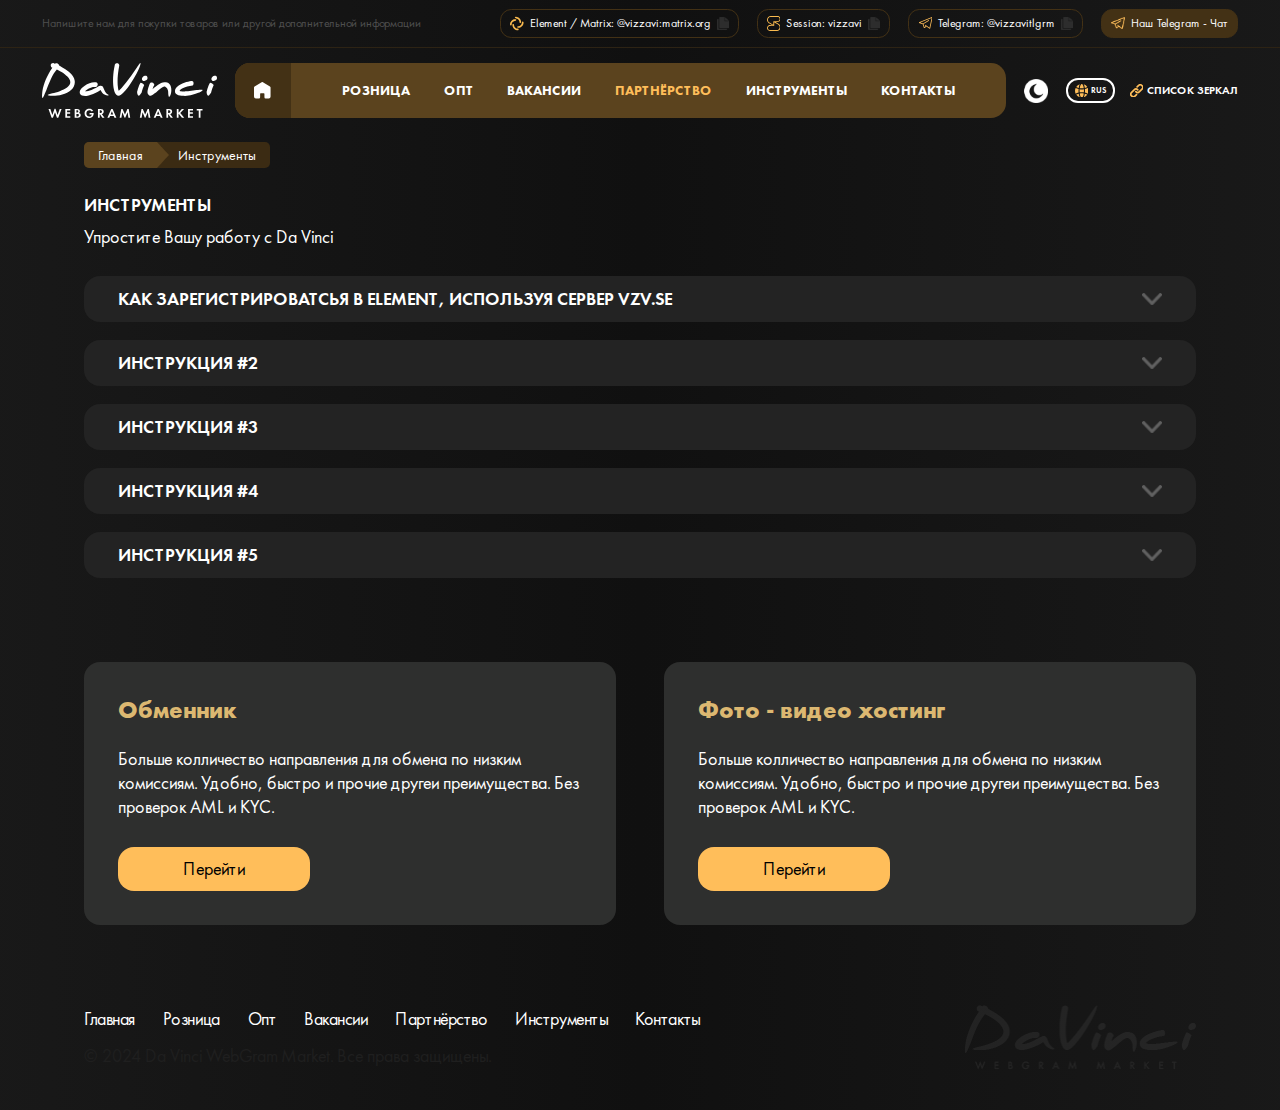
<file: tools.html>
<!DOCTYPE html>
<html data-theme="light" lang="ru">

<head>
    <meta charset="UTF-8">
    <meta name="viewport" content="width=device-width, initial-scale=1.0">
    <meta name="description" content="">
    <meta name="keywords" content="">
    <link rel="stylesheet" href="css/libs.min.css">
    <link rel="stylesheet" href="css/style.min.css">
    <title>Инструменты</title>
</head>


<body class="m-page">
    <div class="wrapper">
        <header class="header">
            <div class="header-top">
                <div class="container">
                    <div class="header-top__inner">
                        <div class="header-top__hint text16">
                            Напишите нам для покупки товаров или другой дополнительной информации
                        </div>

                        <div class="header-top__nav">
                            <div class="header-btn">
                                <svg xmlns="http://www.w3.org/2000/svg" xmlns:v="https://svgstorm.com" viewBox="0 0 672 747" width="672" height="747">
                                    <g fill="None" fill-opacity="0.0" stroke="#000000" stroke-opacity="0.00" stroke-width="0.3">
                                        <path d="
M 0.00 403.00 
C 0.50 403.00 1.00 403.00 1.00 403.00
C 1.00 374.04 12.32 341.80 23.31 316.31 C 34.29 290.81 48.63 270.39 66.75 249.75 C 84.88 229.11 102.17 213.46 125.23 199.23 C 148.29 185.00 175.20 172.33 202.07 166.07 C 228.94 159.82 269.58 150.82 294.23 166.77 C 318.88 182.72 313.01 228.54 285.31 236.30 C 257.60 244.07 220.52 241.16 194.92 254.92 C 169.33 268.69 150.06 278.45 130.25 300.25 C 110.44 322.05 101.31 342.58 90.22 369.22 C 79.14 395.87 89.04 434.64 68.25 457.25 C 47.45 479.85 6.36 465.00 0.00 437.00
L 0.00 747.00
L 672.00 747.00
L 672.00 344.00
C 668.80 372.00 660.78 404.70 649.08 430.08 C 637.37 455.45 624.08 476.08 605.75 496.75 C 587.43 517.42 570.44 533.04 547.30 547.30 C 524.17 561.56 497.68 574.47 470.78 580.78 C 443.87 587.09 402.31 596.21 377.77 580.23 C 353.23 564.25 358.68 519.25 386.08 511.08 C 413.47 502.90 451.52 505.89 477.08 492.08 C 502.63 478.26 521.96 468.57 541.75 446.75 C 561.55 424.93 570.70 404.43 581.78 377.78 C 592.85 351.12 582.96 312.37 603.75 289.75 C 624.54 267.14 665.67 281.96 672.00 310.00
L 672.00 0.00
L 0.00 0.00
L 0.00 403.00
M 303.00 37.00 
C 329.59 39.57 361.33 47.02 385.68 57.32 C 410.03 67.62 430.51 79.87 450.75 96.25 C 470.99 112.62 485.77 127.95 500.77 149.23 C 515.77 170.51 528.05 191.49 536.78 217.22 C 545.50 242.96 552.16 276.01 552.00 305.00 C 551.84 333.99 522.34 356.19 493.77 343.23 C 465.21 330.27 470.97 293.64 466.01 267.99 C 461.04 242.35 449.59 216.52 434.08 195.92 C 418.57 175.32 403.04 159.16 380.75 146.25 C 358.46 133.34 329.86 120.43 303.00 120.00 C 276.14 119.57 241.43 113.34 241.02 78.98 C 240.62 44.61 273.71 34.17 303.00 37.00
M 169.00 400.00 
C 202.46 405.43 201.79 441.84 204.00 468.00 C 206.20 494.17 218.96 521.65 232.75 543.25 C 246.55 564.84 262.21 581.19 283.70 595.30 C 305.18 609.42 331.04 622.63 357.22 625.78 C 383.41 628.93 419.66 625.37 428.92 657.08 C 438.19 688.78 411.26 711.54 382.00 710.00 C 352.74 708.46 321.73 702.95 295.92 693.08 C 270.12 683.20 250.10 672.29 228.75 656.25 C 207.41 640.21 193.44 626.20 176.75 605.25 C 160.05 584.31 150.20 564.10 139.07 538.93 C 127.95 513.75 124.17 482.52 121.00 454.00 C 117.83 425.48 135.15 394.50 169.00 400.00 Z" />
                                    </g>
                                    <g fill="None" fill-opacity="0.0" stroke="#FEBE51" stroke-opacity="0.98" stroke-width="0.3">
                                        <path d="
M 303.00 37.00 
C 273.71 34.17 240.62 44.61 241.02 78.98 C 241.43 113.34 276.14 119.57 303.00 120.00 C 329.86 120.43 358.46 133.34 380.75 146.25 C 403.04 159.16 418.57 175.32 434.08 195.92 C 449.59 216.52 461.04 242.35 466.01 267.99 C 470.97 293.64 465.21 330.27 493.77 343.23 C 522.34 356.19 551.84 333.99 552.00 305.00 C 552.16 276.01 545.50 242.96 536.78 217.22 C 528.05 191.49 515.77 170.51 500.77 149.23 C 485.77 127.95 470.99 112.62 450.75 96.25 C 430.51 79.87 410.03 67.62 385.68 57.32 C 361.33 47.02 329.59 39.57 303.00 37.00 Z" />
                                    </g>
                                    <g fill="None" fill-opacity="0.0" stroke="#FEBE50" stroke-opacity="0.98" stroke-width="0.3">
                                        <path d="
M 1.00 403.00 
C 1.00 405.84 1.79 409.98 0.00 412.00
L 0.00 437.00
C 6.36 465.00 47.45 479.85 68.25 457.25 C 89.04 434.64 79.14 395.87 90.22 369.22 C 101.31 342.58 110.44 322.05 130.25 300.25 C 150.06 278.45 169.33 268.69 194.92 254.92 C 220.52 241.16 257.60 244.07 285.31 236.30 C 313.01 228.54 318.88 182.72 294.23 166.77 C 269.58 150.82 228.94 159.82 202.07 166.07 C 175.20 172.33 148.29 185.00 125.23 199.23 C 102.17 213.46 84.88 229.11 66.75 249.75 C 48.63 270.39 34.29 290.81 23.31 316.31 C 12.32 341.80 1.00 374.04 1.00 403.00 Z" />
                                    </g>
                                    <g fill="None" fill-opacity="0.0" stroke="#FEBE51" stroke-opacity="0.98" stroke-width="0.3">
                                        <path d="
M 672.00 344.00 
L 672.00 310.00
C 665.67 281.96 624.54 267.14 603.75 289.75 C 582.96 312.37 592.85 351.12 581.78 377.78 C 570.70 404.43 561.55 424.93 541.75 446.75 C 521.96 468.57 502.63 478.26 477.08 492.08 C 451.52 505.89 413.47 502.90 386.08 511.08 C 358.68 519.25 353.23 564.25 377.77 580.23 C 402.31 596.21 443.87 587.09 470.78 580.78 C 497.68 574.47 524.17 561.56 547.30 547.30 C 570.44 533.04 587.43 517.42 605.75 496.75 C 624.08 476.08 637.37 455.45 649.08 430.08 C 660.78 404.70 668.80 372.00 672.00 344.00 Z" />
                                    </g>
                                    <g fill="None" fill-opacity="0.0" stroke="#FEBE50" stroke-opacity="0.98" stroke-width="0.3">
                                        <path d="
M 169.00 400.00 
C 135.15 394.50 117.83 425.48 121.00 454.00 C 124.17 482.52 127.95 513.75 139.07 538.93 C 150.20 564.10 160.05 584.31 176.75 605.25 C 193.44 626.20 207.41 640.21 228.75 656.25 C 250.10 672.29 270.12 683.20 295.92 693.08 C 321.73 702.95 352.74 708.46 382.00 710.00 C 411.26 711.54 438.19 688.78 428.92 657.08 C 419.66 625.37 383.41 628.93 357.22 625.78 C 331.04 622.63 305.18 609.42 283.70 595.30 C 262.21 581.19 246.55 564.84 232.75 543.25 C 218.96 521.65 206.20 494.17 204.00 468.00 C 201.79 441.84 202.46 405.43 169.00 400.00 Z" />
                                    </g>
                                    <g fill="None" fill-opacity="0.0" stroke="#FFC153" stroke-opacity="0.28" stroke-width="0.3">
                                        <path d="
M 0.00 412.00 
C 1.79 409.98 1.00 405.84 1.00 403.00
C 1.00 403.00 0.50 403.00 0.00 403.00
L 0.00 412.00 Z" />
                                    </g>
                                    <g fill="#000000" fill-opacity="0.00" stroke="None">
                                        <path d="
M 0.00 403.00 
C 0.50 403.00 1.00 403.00 1.00 403.00
C 1.00 374.04 12.32 341.80 23.31 316.31 C 34.29 290.81 48.63 270.39 66.75 249.75 C 84.88 229.11 102.17 213.46 125.23 199.23 C 148.29 185.00 175.20 172.33 202.07 166.07 C 228.94 159.82 269.58 150.82 294.23 166.77 C 318.88 182.72 313.01 228.54 285.31 236.30 C 257.60 244.07 220.52 241.16 194.92 254.92 C 169.33 268.69 150.06 278.45 130.25 300.25 C 110.44 322.05 101.31 342.58 90.22 369.22 C 79.14 395.87 89.04 434.64 68.25 457.25 C 47.45 479.85 6.36 465.00 0.00 437.00
L 0.00 747.00
L 672.00 747.00
L 672.00 344.00
C 668.80 372.00 660.78 404.70 649.08 430.08 C 637.37 455.45 624.08 476.08 605.75 496.75 C 587.43 517.42 570.44 533.04 547.30 547.30 C 524.17 561.56 497.68 574.47 470.78 580.78 C 443.87 587.09 402.31 596.21 377.77 580.23 C 353.23 564.25 358.68 519.25 386.08 511.08 C 413.47 502.90 451.52 505.89 477.08 492.08 C 502.63 478.26 521.96 468.57 541.75 446.75 C 561.55 424.93 570.70 404.43 581.78 377.78 C 592.85 351.12 582.96 312.37 603.75 289.75 C 624.54 267.14 665.67 281.96 672.00 310.00
L 672.00 0.00
L 0.00 0.00
L 0.00 403.00
M 303.00 37.00 
C 329.59 39.57 361.33 47.02 385.68 57.32 C 410.03 67.62 430.51 79.87 450.75 96.25 C 470.99 112.62 485.77 127.95 500.77 149.23 C 515.77 170.51 528.05 191.49 536.78 217.22 C 545.50 242.96 552.16 276.01 552.00 305.00 C 551.84 333.99 522.34 356.19 493.77 343.23 C 465.21 330.27 470.97 293.64 466.01 267.99 C 461.04 242.35 449.59 216.52 434.08 195.92 C 418.57 175.32 403.04 159.16 380.75 146.25 C 358.46 133.34 329.86 120.43 303.00 120.00 C 276.14 119.57 241.43 113.34 241.02 78.98 C 240.62 44.61 273.71 34.17 303.00 37.00
M 169.00 400.00 
C 202.46 405.43 201.79 441.84 204.00 468.00 C 206.20 494.17 218.96 521.65 232.75 543.25 C 246.55 564.84 262.21 581.19 283.70 595.30 C 305.18 609.42 331.04 622.63 357.22 625.78 C 383.41 628.93 419.66 625.37 428.92 657.08 C 438.19 688.78 411.26 711.54 382.00 710.00 C 352.74 708.46 321.73 702.95 295.92 693.08 C 270.12 683.20 250.10 672.29 228.75 656.25 C 207.41 640.21 193.44 626.20 176.75 605.25 C 160.05 584.31 150.20 564.10 139.07 538.93 C 127.95 513.75 124.17 482.52 121.00 454.00 C 117.83 425.48 135.15 394.50 169.00 400.00 Z" />
                                    </g>
                                    <g fill="#FEBE51" fill-opacity="0.98" stroke="None">
                                        <path d="
M 303.00 37.00 
C 273.71 34.17 240.62 44.61 241.02 78.98 C 241.43 113.34 276.14 119.57 303.00 120.00 C 329.86 120.43 358.46 133.34 380.75 146.25 C 403.04 159.16 418.57 175.32 434.08 195.92 C 449.59 216.52 461.04 242.35 466.01 267.99 C 470.97 293.64 465.21 330.27 493.77 343.23 C 522.34 356.19 551.84 333.99 552.00 305.00 C 552.16 276.01 545.50 242.96 536.78 217.22 C 528.05 191.49 515.77 170.51 500.77 149.23 C 485.77 127.95 470.99 112.62 450.75 96.25 C 430.51 79.87 410.03 67.62 385.68 57.32 C 361.33 47.02 329.59 39.57 303.00 37.00 Z" />
                                    </g>
                                    <g fill="#FEBE50" fill-opacity="0.98" stroke="None">
                                        <path d="
M 1.00 403.00 
C 1.00 405.84 1.79 409.98 0.00 412.00
L 0.00 437.00
C 6.36 465.00 47.45 479.85 68.25 457.25 C 89.04 434.64 79.14 395.87 90.22 369.22 C 101.31 342.58 110.44 322.05 130.25 300.25 C 150.06 278.45 169.33 268.69 194.92 254.92 C 220.52 241.16 257.60 244.07 285.31 236.30 C 313.01 228.54 318.88 182.72 294.23 166.77 C 269.58 150.82 228.94 159.82 202.07 166.07 C 175.20 172.33 148.29 185.00 125.23 199.23 C 102.17 213.46 84.88 229.11 66.75 249.75 C 48.63 270.39 34.29 290.81 23.31 316.31 C 12.32 341.80 1.00 374.04 1.00 403.00 Z" />
                                    </g>
                                    <g fill="#FEBE51" fill-opacity="0.98" stroke="None">
                                        <path d="
M 672.00 344.00 
L 672.00 310.00
C 665.67 281.96 624.54 267.14 603.75 289.75 C 582.96 312.37 592.85 351.12 581.78 377.78 C 570.70 404.43 561.55 424.93 541.75 446.75 C 521.96 468.57 502.63 478.26 477.08 492.08 C 451.52 505.89 413.47 502.90 386.08 511.08 C 358.68 519.25 353.23 564.25 377.77 580.23 C 402.31 596.21 443.87 587.09 470.78 580.78 C 497.68 574.47 524.17 561.56 547.30 547.30 C 570.44 533.04 587.43 517.42 605.75 496.75 C 624.08 476.08 637.37 455.45 649.08 430.08 C 660.78 404.70 668.80 372.00 672.00 344.00 Z" />
                                    </g>
                                    <g fill="#FEBE50" fill-opacity="0.98" stroke="None">
                                        <path d="
M 169.00 400.00 
C 135.15 394.50 117.83 425.48 121.00 454.00 C 124.17 482.52 127.95 513.75 139.07 538.93 C 150.20 564.10 160.05 584.31 176.75 605.25 C 193.44 626.20 207.41 640.21 228.75 656.25 C 250.10 672.29 270.12 683.20 295.92 693.08 C 321.73 702.95 352.74 708.46 382.00 710.00 C 411.26 711.54 438.19 688.78 428.92 657.08 C 419.66 625.37 383.41 628.93 357.22 625.78 C 331.04 622.63 305.18 609.42 283.70 595.30 C 262.21 581.19 246.55 564.84 232.75 543.25 C 218.96 521.65 206.20 494.17 204.00 468.00 C 201.79 441.84 202.46 405.43 169.00 400.00 Z" />
                                    </g>
                                    <g fill="#FFC153" fill-opacity="0.28" stroke="None">
                                        <path d="
M 0.00 412.00 
C 1.79 409.98 1.00 405.84 1.00 403.00
C 1.00 403.00 0.50 403.00 0.00 403.00
L 0.00 412.00 Z" />
                                    </g>
                                </svg>
                                <div class="header-btn__title">
                                    Element / Matrix: @vizzavi:matrix.org
                                </div>
                                <button data-copy="@vizzavi:matrix.org" class="header-btn__copy copy-btn">
                                    <img class="_view1" src="img/copy.png" alt="">
                                    <img class="_view2" src="img/copy3.png" alt="">
                                </button>
                            </div>
                            <div class="header-btn">
                                <svg xmlns="http://www.w3.org/2000/svg" xmlns:v="https://svgstorm.com" viewBox="0 0 672 747" width="672" height="747">
                                    <g fill="None" fill-opacity="0.0" stroke="#000000" stroke-opacity="0.00" stroke-width="0.3">
                                        <path d="
M 0.00 176.00 
C 6.53 78.52 92.73 1.00 190.00 1.00
C 189.96 1.00 190.00 0.00 190.00 0.00
L 0.00 0.00
L 0.00 176.00 Z" />
                                    </g>
                                    <g fill="None" fill-opacity="0.0" stroke="#FFBD54" stroke-opacity="0.25" stroke-width="0.3">
                                        <path d="
M 190.00 1.00 
C 213.00 1.00 236.00 1.00 259.00 1.00
C 258.96 1.00 259.00 0.00 259.00 0.00
L 190.00 0.00
C 190.00 0.00 189.96 1.00 190.00 1.00 Z" />
                                    </g>
                                    <g fill="None" fill-opacity="0.0" stroke="#FEBE50" stroke-opacity="0.44" stroke-width="0.3">
                                        <path d="
M 259.00 1.00 
C 310.33 1.00 361.67 1.00 413.00 1.00
C 412.96 1.00 413.00 0.00 413.00 0.00
L 259.00 0.00
C 259.00 0.00 258.96 1.00 259.00 1.00 Z" />
                                    </g>
                                    <g fill="None" fill-opacity="0.0" stroke="#FFBD53" stroke-opacity="0.25" stroke-width="0.3">
                                        <path d="
M 413.00 1.00 
C 449.33 1.00 485.67 1.00 522.00 1.00
C 521.96 1.00 522.00 0.00 522.00 0.00
L 413.00 0.00
C 413.00 0.00 412.96 1.00 413.00 1.00 Z" />
                                    </g>
                                    <g fill="None" fill-opacity="0.0" stroke="#000000" stroke-opacity="0.00" stroke-width="0.3">
                                        <path d="
M 522.00 1.00 
C 598.02 1.00 665.42 62.68 672.00 138.00
L 672.00 0.00
L 522.00 0.00
C 522.00 0.00 521.96 1.00 522.00 1.00 Z" />
                                    </g>
                                    <g fill="None" fill-opacity="0.0" stroke="#FEBE51" stroke-opacity="0.98" stroke-width="0.3">
                                        <path d="
M 0.00 176.00 
L 0.00 182.00
C 1.63 187.26 1.69 195.81 0.00 201.00
L 0.00 205.00
C 3.09 229.19 10.67 257.62 21.77 279.23 C 32.87 300.84 45.27 317.34 62.25 334.75 C 79.23 352.16 99.65 362.16 119.70 374.30 C 139.74 386.45 161.67 396.28 181.69 408.31 C 201.72 420.33 225.87 428.93 241.00 446.00
C 212.43 447.53 176.19 447.17 148.00 447.00 C 119.81 446.83 94.99 455.40 72.75 468.75 C 50.51 482.11 37.77 494.56 23.75 515.75 C 9.72 536.94 2.59 564.17 0.00 589.00
L 0.00 598.00
C 2.94 628.68 10.48 660.86 30.30 685.70 C 50.13 710.54 67.92 724.20 97.69 736.31 C 127.47 748.41 172.07 746.00 206.00 746.00
C 216.67 746.00 227.33 746.00 238.00 746.00
C 311.00 746.00 384.00 746.00 457.00 746.00
C 463.33 746.00 469.67 746.00 476.00 746.00
C 528.21 746.00 576.74 728.80 614.25 692.25 C 651.75 655.69 669.63 608.84 672.00 558.00
L 672.00 552.00
C 670.22 521.05 660.09 483.76 644.70 457.31 C 629.30 430.85 611.13 409.95 586.25 392.75 C 561.38 375.54 534.67 363.38 508.92 348.08 C 483.18 332.77 454.02 321.82 432.00 302.00
C 459.86 298.40 496.92 299.93 525.00 300.00 C 553.08 300.07 576.15 290.04 599.23 278.23 C 622.31 266.42 633.14 251.68 646.92 230.92 C 660.70 210.16 668.95 184.38 672.00 160.00
L 672.00 156.00
C 670.42 152.73 670.29 146.20 672.00 143.00
L 672.00 138.00
C 665.42 62.68 598.02 1.00 522.00 1.00
C 485.67 1.00 449.33 1.00 413.00 1.00
C 361.67 1.00 310.33 1.00 259.00 1.00
C 236.00 1.00 213.00 1.00 190.00 1.00
C 92.73 1.00 6.53 78.52 0.00 176.00
M 495.00 46.00 
C 506.26 46.00 520.60 45.74 531.22 46.78 C 541.85 47.81 552.12 49.80 561.22 53.78 C 570.33 57.75 577.14 61.51 584.75 67.25 C 592.35 73.00 597.70 78.96 603.75 86.25 C 609.80 93.54 613.46 100.44 617.92 109.08 C 622.39 117.71 624.82 127.93 626.00 138.00 C 627.18 148.07 627.34 161.99 624.67 171.67 C 622.00 181.35 619.45 191.20 614.70 199.69 C 609.94 208.19 605.95 214.29 599.25 221.25 C 592.55 228.21 587.29 232.92 579.25 238.25 C 571.22 243.59 563.71 246.83 553.98 249.98 C 544.24 253.12 533.30 255.87 522.00 256.00 C 510.70 256.13 496.83 255.92 485.00 256.00 C 473.17 256.08 460.02 255.90 448.00 256.00 C 435.98 256.10 423.01 255.83 411.00 256.00 C 398.99 256.17 384.68 255.65 373.00 256.00 C 361.32 256.35 346.75 255.21 336.00 256.00 C 325.25 256.79 316.68 260.09 314.07 271.07 C 311.47 282.05 313.43 295.99 313.00 308.00 C 312.57 320.01 313.04 332.52 313.00 345.00 C 312.96 357.48 312.69 368.96 313.00 382.00 C 313.31 395.04 312.12 404.93 313.00 419.00 C 313.88 433.07 300.70 424.07 292.92 419.08 C 285.14 414.09 276.77 410.76 268.92 406.08 C 261.08 401.40 253.24 397.19 245.30 392.70 C 237.37 388.20 229.20 384.33 221.31 379.69 C 213.41 375.06 205.02 370.33 196.92 366.08 C 188.83 361.82 181.40 356.84 173.30 352.70 C 165.21 348.55 157.30 343.98 149.30 339.70 C 141.31 335.41 133.45 331.06 125.77 326.23 C 118.09 321.40 110.57 316.18 103.30 310.70 C 96.04 305.21 90.75 299.10 84.75 292.25 C 78.74 285.41 73.73 278.95 69.08 270.92 C 64.43 262.89 59.83 254.73 56.22 245.78 C 52.62 236.82 50.00 226.86 48.01 216.99 C 46.02 207.12 44.45 193.55 45.00 183.00 C 45.55 172.45 48.50 161.62 50.93 151.93 C 53.35 142.23 57.42 133.28 61.77 124.77 C 66.12 116.26 70.26 109.32 76.25 102.25 C 82.23 95.18 87.32 89.55 94.25 83.25 C 101.17 76.95 107.24 72.45 115.25 67.25 C 123.25 62.04 131.72 58.61 141.07 55.07 C 150.43 51.54 160.01 49.36 170.67 47.67 C 181.33 45.98 194.19 45.78 206.00 46.00 C 217.81 46.22 230.82 45.91 243.00 46.00 C 255.18 46.09 268.69 45.96 281.00 46.00 C 293.31 46.04 305.68 45.98 318.00 46.00 C 330.32 46.02 342.67 45.99 355.00 46.00 C 367.33 46.01 379.67 46.00 392.00 46.00
C 400.66 45.26 409.64 45.00 418.00 45.00
C 439.33 45.00 460.67 45.00 482.00 45.00
C 486.41 45.00 491.34 45.65 495.00 46.00
M 173.00 491.00 
C 177.39 490.58 182.93 490.00 188.00 490.00
C 201.62 490.00 215.40 490.18 229.00 490.00 C 242.60 489.82 257.56 490.45 271.00 490.00 C 284.44 489.55 299.02 491.06 312.00 490.00 C 324.98 488.94 339.76 493.72 350.69 486.70 C 361.63 479.67 358.63 466.62 359.00 454.00 C 359.37 441.38 359.01 425.57 359.00 412.00 C 358.99 398.43 359.42 385.41 359.00 371.00 C 358.58 356.59 360.08 344.56 359.00 329.00 C 357.92 313.44 372.46 323.35 381.23 328.77 C 389.99 334.19 398.77 338.28 407.70 343.31 C 416.62 348.33 425.61 353.63 434.70 358.30 C 443.78 362.98 452.29 367.88 461.25 372.75 C 470.20 377.62 479.49 382.54 488.23 387.77 C 496.97 393.00 505.85 397.29 514.70 402.31 C 523.54 407.32 532.87 412.33 541.70 417.31 C 550.52 422.28 558.67 428.15 566.75 434.25 C 574.84 440.35 581.30 446.21 587.77 454.23 C 594.24 462.25 600.11 469.80 604.92 479.08 C 609.73 488.36 615.53 496.29 617.98 507.02 C 620.42 517.76 624.85 529.47 626.00 541.00 C 627.14 552.53 627.02 567.78 625.00 579.00 C 622.99 590.22 619.35 601.19 615.23 611.23 C 611.11 621.27 606.78 630.18 600.70 638.70 C 594.61 647.22 588.79 652.88 581.25 660.25 C 573.71 667.62 566.95 673.50 557.77 678.77 C 548.59 684.04 540.54 688.25 529.92 691.92 C 519.31 695.60 508.01 698.30 495.98 699.98 C 483.94 701.65 469.16 700.88 456.00 701.00 C 442.84 701.12 427.53 700.94 414.00 701.00 C 400.47 701.06 386.71 700.97 373.00 701.00 C 359.29 701.03 344.80 700.98 331.00 701.00 C 317.20 701.02 302.76 700.97 289.00 701.00 C 275.24 701.03 261.66 700.94 248.00 701.00 C 234.34 701.06 219.46 700.88 206.00 701.00 C 192.54 701.12 177.97 700.73 165.00 701.00 C 152.03 701.27 137.73 700.50 126.33 697.67 C 114.92 694.85 106.80 691.15 97.30 685.70 C 87.81 680.24 82.08 674.40 74.25 666.75 C 66.42 659.10 61.76 651.92 56.69 642.31 C 51.63 632.69 48.93 622.40 46.67 611.33 C 44.41 600.26 45.34 584.73 47.93 573.93 C 50.52 563.13 53.50 553.35 59.25 544.25 C 65.01 535.16 69.54 528.03 77.75 520.75 C 85.97 513.47 91.33 508.43 101.23 503.23 C 111.13 498.02 121.53 494.94 133.22 493.22 C 144.91 491.50 160.51 491.00 173.00 491.00 Z" />
                                    </g>
                                    <g fill="None" fill-opacity="0.0" stroke="#FFBF4D" stroke-opacity="0.08" stroke-width="0.3">
                                        <path d="
M 393.00 46.00 
C 401.33 46.00 409.67 46.00 418.00 46.00
C 417.96 46.00 418.00 45.00 418.00 45.00
C 409.64 45.00 400.66 45.26 393.00 46.00 Z" />
                                    </g>
                                    <g fill="None" fill-opacity="0.0" stroke="#FE8080" stroke-opacity="0.01" stroke-width="0.3">
                                        <path d="
M 418.00 46.00 
C 439.33 46.00 460.67 46.00 482.00 46.00
C 481.96 46.00 482.00 45.00 482.00 45.00
C 460.67 45.00 439.33 45.00 418.00 45.00
C 418.00 45.00 417.96 46.00 418.00 46.00 Z" />
                                    </g>
                                    <g fill="None" fill-opacity="0.0" stroke="#FFBE50" stroke-opacity="0.12" stroke-width="0.3">
                                        <path d="
M 482.00 46.00 
C 486.33 46.00 490.67 46.00 495.00 46.00
C 491.34 45.65 486.41 45.00 482.00 45.00
C 482.00 45.00 481.96 46.00 482.00 46.00 Z" />
                                    </g>
                                    <g fill="None" fill-opacity="0.0" stroke="#000000" stroke-opacity="0.00" stroke-width="0.3">
                                        <path d="
M 495.00 46.00 
C 490.67 46.00 486.33 46.00 482.00 46.00
C 460.67 46.00 439.33 46.00 418.00 46.00
C 409.67 46.00 401.33 46.00 393.00 46.00
C 379.67 46.00 367.33 46.01 355.00 46.00 C 342.67 45.99 330.32 46.02 318.00 46.00 C 305.68 45.98 293.31 46.04 281.00 46.00 C 268.69 45.96 255.18 46.09 243.00 46.00 C 230.82 45.91 217.81 46.22 206.00 46.00 C 194.19 45.78 181.33 45.98 170.67 47.67 C 160.01 49.36 150.43 51.54 141.07 55.07 C 131.72 58.61 123.25 62.04 115.25 67.25 C 107.24 72.45 101.17 76.95 94.25 83.25 C 87.32 89.55 82.23 95.18 76.25 102.25 C 70.26 109.32 66.12 116.26 61.77 124.77 C 57.42 133.28 53.35 142.23 50.93 151.93 C 48.50 161.62 45.55 172.45 45.00 183.00 C 44.45 193.55 46.02 207.12 48.01 216.99 C 50.00 226.86 52.62 236.82 56.22 245.78 C 59.83 254.73 64.43 262.89 69.08 270.92 C 73.73 278.95 78.74 285.41 84.75 292.25 C 90.75 299.10 96.04 305.21 103.30 310.70 C 110.57 316.18 118.09 321.40 125.77 326.23 C 133.45 331.06 141.31 335.41 149.30 339.70 C 157.30 343.98 165.21 348.55 173.30 352.70 C 181.40 356.84 188.83 361.82 196.92 366.08 C 205.02 370.33 213.41 375.06 221.31 379.69 C 229.20 384.33 237.37 388.20 245.30 392.70 C 253.24 397.19 261.08 401.40 268.92 406.08 C 276.77 410.76 285.14 414.09 292.92 419.08 C 300.70 424.07 313.88 433.07 313.00 419.00 C 312.12 404.93 313.31 395.04 313.00 382.00 C 312.69 368.96 312.96 357.48 313.00 345.00 C 313.04 332.52 312.57 320.01 313.00 308.00 C 313.43 295.99 311.47 282.05 314.07 271.07 C 316.68 260.09 325.25 256.79 336.00 256.00 C 346.75 255.21 361.32 256.35 373.00 256.00 C 384.68 255.65 398.99 256.17 411.00 256.00 C 423.01 255.83 435.98 256.10 448.00 256.00 C 460.02 255.90 473.17 256.08 485.00 256.00 C 496.83 255.92 510.70 256.13 522.00 256.00 C 533.30 255.87 544.24 253.12 553.98 249.98 C 563.71 246.83 571.22 243.59 579.25 238.25 C 587.29 232.92 592.55 228.21 599.25 221.25 C 605.95 214.29 609.94 208.19 614.70 199.69 C 619.45 191.20 622.00 181.35 624.67 171.67 C 627.34 161.99 627.18 148.07 626.00 138.00 C 624.82 127.93 622.39 117.71 617.92 109.08 C 613.46 100.44 609.80 93.54 603.75 86.25 C 597.70 78.96 592.35 73.00 584.75 67.25 C 577.14 61.51 570.33 57.75 561.22 53.78 C 552.12 49.80 541.85 47.81 531.22 46.78 C 520.60 45.74 506.26 46.00 495.00 46.00 Z" />
                                    </g>
                                    <g fill="None" fill-opacity="0.0" stroke="#FEBF51" stroke-opacity="0.51" stroke-width="0.3">
                                        <path d="
M 672.00 156.00 
L 672.00 143.00
C 670.29 146.20 670.42 152.73 672.00 156.00 Z" />
                                    </g>
                                    <g fill="None" fill-opacity="0.0" stroke="#000000" stroke-opacity="0.00" stroke-width="0.3">
                                        <path d="
M 672.00 552.00 
L 672.00 160.00
C 668.95 184.38 660.70 210.16 646.92 230.92 C 633.14 251.68 622.31 266.42 599.23 278.23 C 576.15 290.04 553.08 300.07 525.00 300.00 C 496.92 299.93 459.86 298.40 432.00 302.00
C 454.02 321.82 483.18 332.77 508.92 348.08 C 534.67 363.38 561.38 375.54 586.25 392.75 C 611.13 409.95 629.30 430.85 644.70 457.31 C 660.09 483.76 670.22 521.05 672.00 552.00 Z" />
                                    </g>
                                    <g fill="None" fill-opacity="0.0" stroke="#FEBF51" stroke-opacity="0.60" stroke-width="0.3">
                                        <path d="
M 0.00 201.00 
C 1.69 195.81 1.63 187.26 0.00 182.00
L 0.00 201.00 Z" />
                                    </g>
                                    <g fill="None" fill-opacity="0.0" stroke="#000000" stroke-opacity="0.00" stroke-width="0.3">
                                        <path d="
M 0.00 589.00 
C 2.59 564.17 9.72 536.94 23.75 515.75 C 37.77 494.56 50.51 482.11 72.75 468.75 C 94.99 455.40 119.81 446.83 148.00 447.00 C 176.19 447.17 212.43 447.53 241.00 446.00
C 225.87 428.93 201.72 420.33 181.69 408.31 C 161.67 396.28 139.74 386.45 119.70 374.30 C 99.65 362.16 79.23 352.16 62.25 334.75 C 45.27 317.34 32.87 300.84 21.77 279.23 C 10.67 257.62 3.09 229.19 0.00 205.00
L 0.00 589.00 Z" />
                                    </g>
                                    <g fill="None" fill-opacity="0.0" stroke="#000000" stroke-opacity="0.00" stroke-width="0.3">
                                        <path d="
M 188.00 490.00 
C 183.61 490.42 178.07 491.00 173.00 491.00
C 160.51 491.00 144.91 491.50 133.22 493.22 C 121.53 494.94 111.13 498.02 101.23 503.23 C 91.33 508.43 85.97 513.47 77.75 520.75 C 69.54 528.03 65.01 535.16 59.25 544.25 C 53.50 553.35 50.52 563.13 47.93 573.93 C 45.34 584.73 44.41 600.26 46.67 611.33 C 48.93 622.40 51.63 632.69 56.69 642.31 C 61.76 651.92 66.42 659.10 74.25 666.75 C 82.08 674.40 87.81 680.24 97.30 685.70 C 106.80 691.15 114.92 694.85 126.33 697.67 C 137.73 700.50 152.03 701.27 165.00 701.00 C 177.97 700.73 192.54 701.12 206.00 701.00 C 219.46 700.88 234.34 701.06 248.00 701.00 C 261.66 700.94 275.24 701.03 289.00 701.00 C 302.76 700.97 317.20 701.02 331.00 701.00 C 344.80 700.98 359.29 701.03 373.00 701.00 C 386.71 700.97 400.47 701.06 414.00 701.00 C 427.53 700.94 442.84 701.12 456.00 701.00 C 469.16 700.88 483.94 701.65 495.98 699.98 C 508.01 698.30 519.31 695.60 529.92 691.92 C 540.54 688.25 548.59 684.04 557.77 678.77 C 566.95 673.50 573.71 667.62 581.25 660.25 C 588.79 652.88 594.61 647.22 600.70 638.70 C 606.78 630.18 611.11 621.27 615.23 611.23 C 619.35 601.19 622.99 590.22 625.00 579.00 C 627.02 567.78 627.14 552.53 626.00 541.00 C 624.85 529.47 620.42 517.76 617.98 507.02 C 615.53 496.29 609.73 488.36 604.92 479.08 C 600.11 469.80 594.24 462.25 587.77 454.23 C 581.30 446.21 574.84 440.35 566.75 434.25 C 558.67 428.15 550.52 422.28 541.70 417.31 C 532.87 412.33 523.54 407.32 514.70 402.31 C 505.85 397.29 496.97 393.00 488.23 387.77 C 479.49 382.54 470.20 377.62 461.25 372.75 C 452.29 367.88 443.78 362.98 434.70 358.30 C 425.61 353.63 416.62 348.33 407.70 343.31 C 398.77 338.28 389.99 334.19 381.23 328.77 C 372.46 323.35 357.92 313.44 359.00 329.00 C 360.08 344.56 358.58 356.59 359.00 371.00 C 359.42 385.41 358.99 398.43 359.00 412.00 C 359.01 425.57 359.37 441.38 359.00 454.00 C 358.63 466.62 361.63 479.67 350.69 486.70 C 339.76 493.72 324.98 488.94 312.00 490.00 C 299.02 491.06 284.44 489.55 271.00 490.00 C 257.56 490.45 242.60 489.82 229.00 490.00 C 215.40 490.18 201.62 490.00 188.00 490.00 Z" />
                                    </g>
                                    <g fill="None" fill-opacity="0.0" stroke="#FE8080" stroke-opacity="0.01" stroke-width="0.3">
                                        <path d="
M 173.00 491.00 
C 178.07 491.00 183.61 490.42 188.00 490.00
C 182.93 490.00 177.39 490.58 173.00 491.00 Z" />
                                    </g>
                                    <g fill="None" fill-opacity="0.0" stroke="#000000" stroke-opacity="0.00" stroke-width="0.3">
                                        <path d="
M 476.00 746.00 
C 476.04 746.00 476.00 747.00 476.00 747.00
L 672.00 747.00
L 672.00 558.00
C 669.63 608.84 651.75 655.69 614.25 692.25 C 576.74 728.80 528.21 746.00 476.00 746.00 Z" />
                                    </g>
                                    <g fill="None" fill-opacity="0.0" stroke="#000000" stroke-opacity="0.00" stroke-width="0.3">
                                        <path d="
M 0.00 747.00 
L 206.00 747.00
C 206.00 746.50 206.00 746.00 206.00 746.00
C 172.07 746.00 127.47 748.41 97.69 736.31 C 67.92 724.20 50.13 710.54 30.30 685.70 C 10.48 660.86 2.94 628.68 0.00 598.00
L 0.00 747.00 Z" />
                                    </g>
                                    <g fill="None" fill-opacity="0.0" stroke="#FE8080" stroke-opacity="0.01" stroke-width="0.3">
                                        <path d="
M 206.00 747.00 
L 238.00 747.00
C 238.00 746.50 238.00 746.00 238.00 746.00
C 227.33 746.00 216.67 746.00 206.00 746.00
C 206.00 746.00 206.00 746.50 206.00 747.00 Z" />
                                    </g>
                                    <g fill="None" fill-opacity="0.0" stroke="#FFBC52" stroke-opacity="0.15" stroke-width="0.3">
                                        <path d="
M 238.00 747.00 
L 457.00 747.00
C 457.00 746.50 457.00 746.00 457.00 746.00
C 384.00 746.00 311.00 746.00 238.00 746.00
C 238.00 746.00 238.00 746.50 238.00 747.00 Z" />
                                    </g>
                                    <g fill="None" fill-opacity="0.0" stroke="#FE8080" stroke-opacity="0.01" stroke-width="0.3">
                                        <path d="
M 457.00 747.00 
L 476.00 747.00
C 476.00 747.00 476.04 746.00 476.00 746.00
C 469.67 746.00 463.33 746.00 457.00 746.00
C 457.00 746.00 457.00 746.50 457.00 747.00 Z" />
                                    </g>
                                    <g fill="#000000" fill-opacity="0.00" stroke="None">
                                        <path d="
M 0.00 176.00 
C 6.53 78.52 92.73 1.00 190.00 1.00
C 189.96 1.00 190.00 0.00 190.00 0.00
L 0.00 0.00
L 0.00 176.00 Z" />
                                    </g>
                                    <g fill="#FFBD54" fill-opacity="0.25" stroke="None">
                                        <path d="
M 190.00 1.00 
C 213.00 1.00 236.00 1.00 259.00 1.00
C 258.96 1.00 259.00 0.00 259.00 0.00
L 190.00 0.00
C 190.00 0.00 189.96 1.00 190.00 1.00 Z" />
                                    </g>
                                    <g fill="#FEBE50" fill-opacity="0.44" stroke="None">
                                        <path d="
M 259.00 1.00 
C 310.33 1.00 361.67 1.00 413.00 1.00
C 412.96 1.00 413.00 0.00 413.00 0.00
L 259.00 0.00
C 259.00 0.00 258.96 1.00 259.00 1.00 Z" />
                                    </g>
                                    <g fill="#FFBD53" fill-opacity="0.25" stroke="None">
                                        <path d="
M 413.00 1.00 
C 449.33 1.00 485.67 1.00 522.00 1.00
C 521.96 1.00 522.00 0.00 522.00 0.00
L 413.00 0.00
C 413.00 0.00 412.96 1.00 413.00 1.00 Z" />
                                    </g>
                                    <g fill="#000000" fill-opacity="0.00" stroke="None">
                                        <path d="
M 522.00 1.00 
C 598.02 1.00 665.42 62.68 672.00 138.00
L 672.00 0.00
L 522.00 0.00
C 522.00 0.00 521.96 1.00 522.00 1.00 Z" />
                                    </g>
                                    <g fill="#FEBE51" fill-opacity="0.98" stroke="None">
                                        <path d="
M 0.00 176.00 
L 0.00 182.00
C 1.63 187.26 1.69 195.81 0.00 201.00
L 0.00 205.00
C 3.09 229.19 10.67 257.62 21.77 279.23 C 32.87 300.84 45.27 317.34 62.25 334.75 C 79.23 352.16 99.65 362.16 119.70 374.30 C 139.74 386.45 161.67 396.28 181.69 408.31 C 201.72 420.33 225.87 428.93 241.00 446.00
C 212.43 447.53 176.19 447.17 148.00 447.00 C 119.81 446.83 94.99 455.40 72.75 468.75 C 50.51 482.11 37.77 494.56 23.75 515.75 C 9.72 536.94 2.59 564.17 0.00 589.00
L 0.00 598.00
C 2.94 628.68 10.48 660.86 30.30 685.70 C 50.13 710.54 67.92 724.20 97.69 736.31 C 127.47 748.41 172.07 746.00 206.00 746.00
C 216.67 746.00 227.33 746.00 238.00 746.00
C 311.00 746.00 384.00 746.00 457.00 746.00
C 463.33 746.00 469.67 746.00 476.00 746.00
C 528.21 746.00 576.74 728.80 614.25 692.25 C 651.75 655.69 669.63 608.84 672.00 558.00
L 672.00 552.00
C 670.22 521.05 660.09 483.76 644.70 457.31 C 629.30 430.85 611.13 409.95 586.25 392.75 C 561.38 375.54 534.67 363.38 508.92 348.08 C 483.18 332.77 454.02 321.82 432.00 302.00
C 459.86 298.40 496.92 299.93 525.00 300.00 C 553.08 300.07 576.15 290.04 599.23 278.23 C 622.31 266.42 633.14 251.68 646.92 230.92 C 660.70 210.16 668.95 184.38 672.00 160.00
L 672.00 156.00
C 670.42 152.73 670.29 146.20 672.00 143.00
L 672.00 138.00
C 665.42 62.68 598.02 1.00 522.00 1.00
C 485.67 1.00 449.33 1.00 413.00 1.00
C 361.67 1.00 310.33 1.00 259.00 1.00
C 236.00 1.00 213.00 1.00 190.00 1.00
C 92.73 1.00 6.53 78.52 0.00 176.00
M 495.00 46.00 
C 506.26 46.00 520.60 45.74 531.22 46.78 C 541.85 47.81 552.12 49.80 561.22 53.78 C 570.33 57.75 577.14 61.51 584.75 67.25 C 592.35 73.00 597.70 78.96 603.75 86.25 C 609.80 93.54 613.46 100.44 617.92 109.08 C 622.39 117.71 624.82 127.93 626.00 138.00 C 627.18 148.07 627.34 161.99 624.67 171.67 C 622.00 181.35 619.45 191.20 614.70 199.69 C 609.94 208.19 605.95 214.29 599.25 221.25 C 592.55 228.21 587.29 232.92 579.25 238.25 C 571.22 243.59 563.71 246.83 553.98 249.98 C 544.24 253.12 533.30 255.87 522.00 256.00 C 510.70 256.13 496.83 255.92 485.00 256.00 C 473.17 256.08 460.02 255.90 448.00 256.00 C 435.98 256.10 423.01 255.83 411.00 256.00 C 398.99 256.17 384.68 255.65 373.00 256.00 C 361.32 256.35 346.75 255.21 336.00 256.00 C 325.25 256.79 316.68 260.09 314.07 271.07 C 311.47 282.05 313.43 295.99 313.00 308.00 C 312.57 320.01 313.04 332.52 313.00 345.00 C 312.96 357.48 312.69 368.96 313.00 382.00 C 313.31 395.04 312.12 404.93 313.00 419.00 C 313.88 433.07 300.70 424.07 292.92 419.08 C 285.14 414.09 276.77 410.76 268.92 406.08 C 261.08 401.40 253.24 397.19 245.30 392.70 C 237.37 388.20 229.20 384.33 221.31 379.69 C 213.41 375.06 205.02 370.33 196.92 366.08 C 188.83 361.82 181.40 356.84 173.30 352.70 C 165.21 348.55 157.30 343.98 149.30 339.70 C 141.31 335.41 133.45 331.06 125.77 326.23 C 118.09 321.40 110.57 316.18 103.30 310.70 C 96.04 305.21 90.75 299.10 84.75 292.25 C 78.74 285.41 73.73 278.95 69.08 270.92 C 64.43 262.89 59.83 254.73 56.22 245.78 C 52.62 236.82 50.00 226.86 48.01 216.99 C 46.02 207.12 44.45 193.55 45.00 183.00 C 45.55 172.45 48.50 161.62 50.93 151.93 C 53.35 142.23 57.42 133.28 61.77 124.77 C 66.12 116.26 70.26 109.32 76.25 102.25 C 82.23 95.18 87.32 89.55 94.25 83.25 C 101.17 76.95 107.24 72.45 115.25 67.25 C 123.25 62.04 131.72 58.61 141.07 55.07 C 150.43 51.54 160.01 49.36 170.67 47.67 C 181.33 45.98 194.19 45.78 206.00 46.00 C 217.81 46.22 230.82 45.91 243.00 46.00 C 255.18 46.09 268.69 45.96 281.00 46.00 C 293.31 46.04 305.68 45.98 318.00 46.00 C 330.32 46.02 342.67 45.99 355.00 46.00 C 367.33 46.01 379.67 46.00 392.00 46.00
C 400.66 45.26 409.64 45.00 418.00 45.00
C 439.33 45.00 460.67 45.00 482.00 45.00
C 486.41 45.00 491.34 45.65 495.00 46.00
M 173.00 491.00 
C 177.39 490.58 182.93 490.00 188.00 490.00
C 201.62 490.00 215.40 490.18 229.00 490.00 C 242.60 489.82 257.56 490.45 271.00 490.00 C 284.44 489.55 299.02 491.06 312.00 490.00 C 324.98 488.94 339.76 493.72 350.69 486.70 C 361.63 479.67 358.63 466.62 359.00 454.00 C 359.37 441.38 359.01 425.57 359.00 412.00 C 358.99 398.43 359.42 385.41 359.00 371.00 C 358.58 356.59 360.08 344.56 359.00 329.00 C 357.92 313.44 372.46 323.35 381.23 328.77 C 389.99 334.19 398.77 338.28 407.70 343.31 C 416.62 348.33 425.61 353.63 434.70 358.30 C 443.78 362.98 452.29 367.88 461.25 372.75 C 470.20 377.62 479.49 382.54 488.23 387.77 C 496.97 393.00 505.85 397.29 514.70 402.31 C 523.54 407.32 532.87 412.33 541.70 417.31 C 550.52 422.28 558.67 428.15 566.75 434.25 C 574.84 440.35 581.30 446.21 587.77 454.23 C 594.24 462.25 600.11 469.80 604.92 479.08 C 609.73 488.36 615.53 496.29 617.98 507.02 C 620.42 517.76 624.85 529.47 626.00 541.00 C 627.14 552.53 627.02 567.78 625.00 579.00 C 622.99 590.22 619.35 601.19 615.23 611.23 C 611.11 621.27 606.78 630.18 600.70 638.70 C 594.61 647.22 588.79 652.88 581.25 660.25 C 573.71 667.62 566.95 673.50 557.77 678.77 C 548.59 684.04 540.54 688.25 529.92 691.92 C 519.31 695.60 508.01 698.30 495.98 699.98 C 483.94 701.65 469.16 700.88 456.00 701.00 C 442.84 701.12 427.53 700.94 414.00 701.00 C 400.47 701.06 386.71 700.97 373.00 701.00 C 359.29 701.03 344.80 700.98 331.00 701.00 C 317.20 701.02 302.76 700.97 289.00 701.00 C 275.24 701.03 261.66 700.94 248.00 701.00 C 234.34 701.06 219.46 700.88 206.00 701.00 C 192.54 701.12 177.97 700.73 165.00 701.00 C 152.03 701.27 137.73 700.50 126.33 697.67 C 114.92 694.85 106.80 691.15 97.30 685.70 C 87.81 680.24 82.08 674.40 74.25 666.75 C 66.42 659.10 61.76 651.92 56.69 642.31 C 51.63 632.69 48.93 622.40 46.67 611.33 C 44.41 600.26 45.34 584.73 47.93 573.93 C 50.52 563.13 53.50 553.35 59.25 544.25 C 65.01 535.16 69.54 528.03 77.75 520.75 C 85.97 513.47 91.33 508.43 101.23 503.23 C 111.13 498.02 121.53 494.94 133.22 493.22 C 144.91 491.50 160.51 491.00 173.00 491.00 Z" />
                                    </g>
                                    <g fill="#FFBF4D" fill-opacity="0.08" stroke="None">
                                        <path d="
M 393.00 46.00 
C 401.33 46.00 409.67 46.00 418.00 46.00
C 417.96 46.00 418.00 45.00 418.00 45.00
C 409.64 45.00 400.66 45.26 393.00 46.00 Z" />
                                    </g>
                                    <g fill="#FE8080" fill-opacity="0.01" stroke="None">
                                        <path d="
M 418.00 46.00 
C 439.33 46.00 460.67 46.00 482.00 46.00
C 481.96 46.00 482.00 45.00 482.00 45.00
C 460.67 45.00 439.33 45.00 418.00 45.00
C 418.00 45.00 417.96 46.00 418.00 46.00 Z" />
                                    </g>
                                    <g fill="#FFBE50" fill-opacity="0.12" stroke="None">
                                        <path d="
M 482.00 46.00 
C 486.33 46.00 490.67 46.00 495.00 46.00
C 491.34 45.65 486.41 45.00 482.00 45.00
C 482.00 45.00 481.96 46.00 482.00 46.00 Z" />
                                    </g>
                                    <g fill="#000000" fill-opacity="0.00" stroke="None">
                                        <path d="
M 495.00 46.00 
C 490.67 46.00 486.33 46.00 482.00 46.00
C 460.67 46.00 439.33 46.00 418.00 46.00
C 409.67 46.00 401.33 46.00 393.00 46.00
C 379.67 46.00 367.33 46.01 355.00 46.00 C 342.67 45.99 330.32 46.02 318.00 46.00 C 305.68 45.98 293.31 46.04 281.00 46.00 C 268.69 45.96 255.18 46.09 243.00 46.00 C 230.82 45.91 217.81 46.22 206.00 46.00 C 194.19 45.78 181.33 45.98 170.67 47.67 C 160.01 49.36 150.43 51.54 141.07 55.07 C 131.72 58.61 123.25 62.04 115.25 67.25 C 107.24 72.45 101.17 76.95 94.25 83.25 C 87.32 89.55 82.23 95.18 76.25 102.25 C 70.26 109.32 66.12 116.26 61.77 124.77 C 57.42 133.28 53.35 142.23 50.93 151.93 C 48.50 161.62 45.55 172.45 45.00 183.00 C 44.45 193.55 46.02 207.12 48.01 216.99 C 50.00 226.86 52.62 236.82 56.22 245.78 C 59.83 254.73 64.43 262.89 69.08 270.92 C 73.73 278.95 78.74 285.41 84.75 292.25 C 90.75 299.10 96.04 305.21 103.30 310.70 C 110.57 316.18 118.09 321.40 125.77 326.23 C 133.45 331.06 141.31 335.41 149.30 339.70 C 157.30 343.98 165.21 348.55 173.30 352.70 C 181.40 356.84 188.83 361.82 196.92 366.08 C 205.02 370.33 213.41 375.06 221.31 379.69 C 229.20 384.33 237.37 388.20 245.30 392.70 C 253.24 397.19 261.08 401.40 268.92 406.08 C 276.77 410.76 285.14 414.09 292.92 419.08 C 300.70 424.07 313.88 433.07 313.00 419.00 C 312.12 404.93 313.31 395.04 313.00 382.00 C 312.69 368.96 312.96 357.48 313.00 345.00 C 313.04 332.52 312.57 320.01 313.00 308.00 C 313.43 295.99 311.47 282.05 314.07 271.07 C 316.68 260.09 325.25 256.79 336.00 256.00 C 346.75 255.21 361.32 256.35 373.00 256.00 C 384.68 255.65 398.99 256.17 411.00 256.00 C 423.01 255.83 435.98 256.10 448.00 256.00 C 460.02 255.90 473.17 256.08 485.00 256.00 C 496.83 255.92 510.70 256.13 522.00 256.00 C 533.30 255.87 544.24 253.12 553.98 249.98 C 563.71 246.83 571.22 243.59 579.25 238.25 C 587.29 232.92 592.55 228.21 599.25 221.25 C 605.95 214.29 609.94 208.19 614.70 199.69 C 619.45 191.20 622.00 181.35 624.67 171.67 C 627.34 161.99 627.18 148.07 626.00 138.00 C 624.82 127.93 622.39 117.71 617.92 109.08 C 613.46 100.44 609.80 93.54 603.75 86.25 C 597.70 78.96 592.35 73.00 584.75 67.25 C 577.14 61.51 570.33 57.75 561.22 53.78 C 552.12 49.80 541.85 47.81 531.22 46.78 C 520.60 45.74 506.26 46.00 495.00 46.00 Z" />
                                    </g>
                                    <g fill="#FEBF51" fill-opacity="0.51" stroke="None">
                                        <path d="
M 672.00 156.00 
L 672.00 143.00
C 670.29 146.20 670.42 152.73 672.00 156.00 Z" />
                                    </g>
                                    <g fill="#000000" fill-opacity="0.00" stroke="None">
                                        <path d="
M 672.00 552.00 
L 672.00 160.00
C 668.95 184.38 660.70 210.16 646.92 230.92 C 633.14 251.68 622.31 266.42 599.23 278.23 C 576.15 290.04 553.08 300.07 525.00 300.00 C 496.92 299.93 459.86 298.40 432.00 302.00
C 454.02 321.82 483.18 332.77 508.92 348.08 C 534.67 363.38 561.38 375.54 586.25 392.75 C 611.13 409.95 629.30 430.85 644.70 457.31 C 660.09 483.76 670.22 521.05 672.00 552.00 Z" />
                                    </g>
                                    <g fill="#FEBF51" fill-opacity="0.60" stroke="None">
                                        <path d="
M 0.00 201.00 
C 1.69 195.81 1.63 187.26 0.00 182.00
L 0.00 201.00 Z" />
                                    </g>
                                    <g fill="#000000" fill-opacity="0.00" stroke="None">
                                        <path d="
M 0.00 589.00 
C 2.59 564.17 9.72 536.94 23.75 515.75 C 37.77 494.56 50.51 482.11 72.75 468.75 C 94.99 455.40 119.81 446.83 148.00 447.00 C 176.19 447.17 212.43 447.53 241.00 446.00
C 225.87 428.93 201.72 420.33 181.69 408.31 C 161.67 396.28 139.74 386.45 119.70 374.30 C 99.65 362.16 79.23 352.16 62.25 334.75 C 45.27 317.34 32.87 300.84 21.77 279.23 C 10.67 257.62 3.09 229.19 0.00 205.00
L 0.00 589.00 Z" />
                                    </g>
                                    <g fill="#000000" fill-opacity="0.00" stroke="None">
                                        <path d="
M 188.00 490.00 
C 183.61 490.42 178.07 491.00 173.00 491.00
C 160.51 491.00 144.91 491.50 133.22 493.22 C 121.53 494.94 111.13 498.02 101.23 503.23 C 91.33 508.43 85.97 513.47 77.75 520.75 C 69.54 528.03 65.01 535.16 59.25 544.25 C 53.50 553.35 50.52 563.13 47.93 573.93 C 45.34 584.73 44.41 600.26 46.67 611.33 C 48.93 622.40 51.63 632.69 56.69 642.31 C 61.76 651.92 66.42 659.10 74.25 666.75 C 82.08 674.40 87.81 680.24 97.30 685.70 C 106.80 691.15 114.92 694.85 126.33 697.67 C 137.73 700.50 152.03 701.27 165.00 701.00 C 177.97 700.73 192.54 701.12 206.00 701.00 C 219.46 700.88 234.34 701.06 248.00 701.00 C 261.66 700.94 275.24 701.03 289.00 701.00 C 302.76 700.97 317.20 701.02 331.00 701.00 C 344.80 700.98 359.29 701.03 373.00 701.00 C 386.71 700.97 400.47 701.06 414.00 701.00 C 427.53 700.94 442.84 701.12 456.00 701.00 C 469.16 700.88 483.94 701.65 495.98 699.98 C 508.01 698.30 519.31 695.60 529.92 691.92 C 540.54 688.25 548.59 684.04 557.77 678.77 C 566.95 673.50 573.71 667.62 581.25 660.25 C 588.79 652.88 594.61 647.22 600.70 638.70 C 606.78 630.18 611.11 621.27 615.23 611.23 C 619.35 601.19 622.99 590.22 625.00 579.00 C 627.02 567.78 627.14 552.53 626.00 541.00 C 624.85 529.47 620.42 517.76 617.98 507.02 C 615.53 496.29 609.73 488.36 604.92 479.08 C 600.11 469.80 594.24 462.25 587.77 454.23 C 581.30 446.21 574.84 440.35 566.75 434.25 C 558.67 428.15 550.52 422.28 541.70 417.31 C 532.87 412.33 523.54 407.32 514.70 402.31 C 505.85 397.29 496.97 393.00 488.23 387.77 C 479.49 382.54 470.20 377.62 461.25 372.75 C 452.29 367.88 443.78 362.98 434.70 358.30 C 425.61 353.63 416.62 348.33 407.70 343.31 C 398.77 338.28 389.99 334.19 381.23 328.77 C 372.46 323.35 357.92 313.44 359.00 329.00 C 360.08 344.56 358.58 356.59 359.00 371.00 C 359.42 385.41 358.99 398.43 359.00 412.00 C 359.01 425.57 359.37 441.38 359.00 454.00 C 358.63 466.62 361.63 479.67 350.69 486.70 C 339.76 493.72 324.98 488.94 312.00 490.00 C 299.02 491.06 284.44 489.55 271.00 490.00 C 257.56 490.45 242.60 489.82 229.00 490.00 C 215.40 490.18 201.62 490.00 188.00 490.00 Z" />
                                    </g>
                                    <g fill="#FE8080" fill-opacity="0.01" stroke="None">
                                        <path d="
M 173.00 491.00 
C 178.07 491.00 183.61 490.42 188.00 490.00
C 182.93 490.00 177.39 490.58 173.00 491.00 Z" />
                                    </g>
                                    <g fill="#000000" fill-opacity="0.00" stroke="None">
                                        <path d="
M 476.00 746.00 
C 476.04 746.00 476.00 747.00 476.00 747.00
L 672.00 747.00
L 672.00 558.00
C 669.63 608.84 651.75 655.69 614.25 692.25 C 576.74 728.80 528.21 746.00 476.00 746.00 Z" />
                                    </g>
                                    <g fill="#000000" fill-opacity="0.00" stroke="None">
                                        <path d="
M 0.00 747.00 
L 206.00 747.00
C 206.00 746.50 206.00 746.00 206.00 746.00
C 172.07 746.00 127.47 748.41 97.69 736.31 C 67.92 724.20 50.13 710.54 30.30 685.70 C 10.48 660.86 2.94 628.68 0.00 598.00
L 0.00 747.00 Z" />
                                    </g>
                                    <g fill="#FE8080" fill-opacity="0.01" stroke="None">
                                        <path d="
M 206.00 747.00 
L 238.00 747.00
C 238.00 746.50 238.00 746.00 238.00 746.00
C 227.33 746.00 216.67 746.00 206.00 746.00
C 206.00 746.00 206.00 746.50 206.00 747.00 Z" />
                                    </g>
                                    <g fill="#FFBC52" fill-opacity="0.15" stroke="None">
                                        <path d="
M 238.00 747.00 
L 457.00 747.00
C 457.00 746.50 457.00 746.00 457.00 746.00
C 384.00 746.00 311.00 746.00 238.00 746.00
C 238.00 746.00 238.00 746.50 238.00 747.00 Z" />
                                    </g>
                                    <g fill="#FE8080" fill-opacity="0.01" stroke="None">
                                        <path d="
M 457.00 747.00 
L 476.00 747.00
C 476.00 747.00 476.04 746.00 476.00 746.00
C 469.67 746.00 463.33 746.00 457.00 746.00
C 457.00 746.00 457.00 746.50 457.00 747.00 Z" />
                                    </g>
                                </svg>
                                <div class="header-btn__title">
                                    Session: vizzavi
                                </div>
                                <button data-copy="vizzavi" class="header-btn__copy copy-btn">
                                    <img class="_view1" src="img/copy.png" alt="">
                                    <img class="_view2" src="img/copy3.png" alt="">
                                </button>
                            </div>
                            <div class="header-btn">
                                <svg xmlns="http://www.w3.org/2000/svg" viewBox="0 33.87300109863281 511.9339904785156 444.18701171875">
                                    <g>
                                        <path d="M491.638 33.873 0 232.752v28.747l140.811 43.47 44.533 142.87 35.549-.006 57.315-58.642 120.991 88.869 23.55-8.96 89.185-418.193zM398.25 440.14 238.903 323.099l-17.76 24.178 32.646 23.979-46.372 46.58-36.387-116.734 210.759-125.839-15.379-25.758-213.86 127.69-103.462-31.939L476.702 72.277z" fill="#ffbe5a" opacity="1" data-original="#000000" class=""></path>
                                    </g>
                                </svg>
                                <div class="header-btn__title">
                                    Telegram: @vizzavitlgrm
                                </div>
                                <button data-copy="@vizzavitlgrm" class="header-btn__copy copy-btn">
                                    <img class="_view1" src="img/copy.png" alt="">
                                    <img class="_view2" src="img/copy3.png" alt="">
                                </button>
                            </div>
                            <a href="" class="header-btn header-btn--tg-chat">
                                <img src="img/tg.png" class="header-btn__icon" alt="">
                                <span class="header-btn__title">
                        Наш Telegram - Чат
                    </span>
                            </a>
                        </div>
                    </div>
                </div>
            </div>

            <div class="header-bottom">
                <div class="container">
                    <div class="header-bottom__inner">
                        <button class="burger _toggle-menu">
                            <svg xmlns="http://www.w3.org/2000/svg" viewBox="2.000000238418579 4.5 20 15">
                                <g>
                                    <path d="M3.5 7.5h17a1.5 1.5 0 1 0 0-3h-17a1.5 1.5 0 1 0 0 3zM20.5 10.5h-17a1.5 1.5 0 1 0 0 3h17a1.5 1.5 0 1 0 0-3zM20.5 16.5h-17a1.5 1.5 0 1 0 0 3h17a1.5 1.5 0 1 0 0-3z" fill="#d3b06d" opacity="1" data-original="#000000" />
                                </g>
                            </svg>
                        </button>
                        <a href="" class="header__logo">
                            <img class="_view1" src="img/logo.svg" alt="">
                            <img class="_view2" src="img/logo2.svg" alt="">
                        </a>

                        <div class="desktop-menu">
                            <a href="" class="desktop-menu__home ">
                                <svg xmlns="http://www.w3.org/2000/svg" viewBox="5 5.329662322998047 54 53.67033767700195">
                                    <g>
                                        <path d="M59 23.132V53a6.006 6.006 0 0 1-6 6H43a4 4 0 0 1-4-4V44a2 2 0 0 0-2-2H27a2 2 0 0 0-2 2v11a4 4 0 0 1-4 4H11a6.006 6.006 0 0 1-6-6V23.132A4.019 4.019 0 0 1 6.942 19.7l23-13.8a4 4 0 0 1 4.117 0l23 13.8A4.019 4.019 0 0 1 59 23.132z" fill="#848484" opacity="1" data-original="#000000" class=""></path>
                                    </g>
                                </svg>
                            </a>
                            <div class="desktop-menu__items">
                                <a href="" class="desktop-menu__item ">розница</a>
                                <a href="" class="desktop-menu__item ">опт</a>
                                <a href="" class="desktop-menu__item ">вакансии</a>
                                <a href="" class="desktop-menu__item _active">партнёрство</a>
                                <a href="" class="desktop-menu__item ">ИНСТРУМЕНТЫ</a>
                                <a href="" class="desktop-menu__item ">Контакты</a>
                            </div>
                        </div>

                        <div class="header-action">
                            <button class="theme-btn">
                                <img src="img/theme.png" alt="" class="_view1">
                                <img src="img/theme2.png" alt="" class="_view2">
                            </button>

                            <div class="lang">
                                <div class="lang__show">
                                    <svg xmlns="http://www.w3.org/2000/svg" viewBox="5 5 50 50">
                                        <g fill="#000">
                                            <path d="M18.369 36.493C18.127 34.414 18 32.238 18 30s.127-4.414.369-6.493c-4.406-1.06-8.398-2.563-11.011-4.108C5.848 22.617 5 26.209 5 30s.848 7.383 2.358 10.602c2.613-1.546 6.605-3.049 11.011-4.109zM22.732 6.08a25.054 25.054 0 0 0-13.377 9.822c2.151 1.255 5.526 2.563 9.346 3.542.736-5.271 2.065-10.008 4.031-13.364zM18.701 40.556c-3.819.979-7.194 2.287-9.346 3.542a25.049 25.049 0 0 0 13.377 9.822c-1.966-3.356-3.295-8.093-4.031-13.364zM30 39c-2.473 0-4.978.267-7.375.701C23.837 48.689 26.683 55 30 55c3.316 0 6.162-6.309 7.375-15.295C34.974 39.269 32.467 39 30 39zM41.631 36.493C41.873 34.414 42 32.238 42 30s-.127-4.414-.369-6.493c4.406-1.06 8.398-2.563 11.011-4.108C54.152 22.617 55 26.209 55 30s-.848 7.383-2.358 10.602c-2.613-1.546-6.605-3.049-11.011-4.109zM37.268 6.08a25.05 25.05 0 0 1 13.377 9.822c-2.151 1.255-5.526 2.563-9.346 3.542-.736-5.271-2.065-10.008-4.031-13.364zM41.299 40.556c3.819.979 7.194 2.287 9.346 3.542a25.045 25.045 0 0 1-13.377 9.822c1.966-3.356 3.295-8.093 4.031-13.364zM37.788 24.296C35.23 24.738 32.586 25 30 25s-5.23-.262-7.788-.704C22.074 26.129 22 28.037 22 30s.074 3.871.212 5.704C24.77 35.262 27.414 35 30 35s5.23.262 7.788.704C37.926 33.871 38 31.963 38 30s-.074-3.871-.212-5.704zM30 5c-3.317 0-6.163 6.311-7.375 15.299 2.397.434 4.902.701 7.375.701s4.978-.267 7.375-.701C36.163 11.311 33.317 5 30 5z" fill="#ffbe5a" opacity="1" data-original="#000000" class="" />
                                        </g>
                                    </svg>
                                    <span>RUS</span>
                                </div>
                                <div class="lang__hidden">
                                    <div class="lang__hint">
                                        Выберите язык
                                    </div>
                                    <div class="lang__items">
                                        <a href="" class="lang__item _active">
                                            <img src="img/ru.png" alt="">
                                            <span>Русский</span>
                                        </a>
                                        <a href="" class="lang__item">
                                            <img src="img/en.png" alt="">
                                            <span>English</span>
                                        </a>
                                        <a href="" class="lang__item">
                                            <img src="img/ch.png" alt="">
                                            <span>中文</span>
                                        </a>
                                        <a href="" class="lang__item">
                                            <img src="img/por.png" alt="">
                                            <span>Português</span>
                                        </a>
                                        <a href="" class="lang__item">
                                            <img src="img/esp.png" alt="">
                                            <span>Español</span>
                                        </a>
                                        <a href="" class="lang__item">
                                            <img src="img/ind.png" alt="">
                                            <span>हिन्दी</span>
                                        </a>
                                        <a href="" class="lang__item">
                                            <img src="img/uae.png" alt="">
                                            <span>अरेबियन</span>
                                        </a>
                                        <a href="" class="lang__item">
                                            <img src="img/kaz.png" alt="">
                                            <span>Қазақ</span>
                                        </a>
                                        <a href="" class="lang__item">
                                            <img src="img/arm.png" alt="">
                                            <span>հայերեն</span>
                                        </a>
                                        <a href="" class="lang__item">
                                            <img src="img/az.png" alt="">
                                            <span>Azərbaycan</span>
                                        </a>
                                        <a href="" class="lang__item">
                                            <img src="img/mol.png" alt="">
                                            <span>Moldovenească</span>
                                        </a>
                                        <a href="" class="lang__item">
                                            <img src="img/tur.png" alt="">
                                            <span>Türkmen</span>
                                        </a>
                                        <a href="" class="lang__item">
                                            <img src="img/kg.png" alt="">
                                            <span>Кыргызча</span>
                                        </a>
                                        <a href="" class="lang__item">
                                            <img src="img/uk.png" alt="">
                                            <span>Український</span>
                                        </a>
                                        <a href="" class="lang__item">
                                            <img src="img/uz.png" alt="">
                                            <span>O'zbek</span>
                                        </a>
                                        <a href="" class="lang__item">
                                            <img src="img/tj.png" alt="">
                                            <span>Тоҷикӣ</span>
                                        </a>
                                    </div>
                                </div>
                            </div>

                            <a href="" class="header-action__link">
                                <svg xmlns="http://www.w3.org/2000/svg" viewBox="1.9508496522903442 2.0491507053375244 16 16.000001907348633">
                                    <g>
                                        <path fill="#ffbe5a" fill-rule="evenodd" d="M12.586 4.586a2 2 0 1 1 2.828 2.828l-3 3a2 2 0 0 1-2.828 0 1 1 0 0 0-1.414 1.414 4 4 0 0 0 5.656 0l3-3a4 4 0 0 0-5.656-5.656l-1.5 1.5a1 1 0 1 0 1.414 1.414zm-5 5a2 2 0 0 1 2.828 0 1 1 0 1 0 1.414-1.414 4 4 0 0 0-5.656 0l-3 3a4 4 0 1 0 5.656 5.656l1.5-1.5a1 1 0 1 0-1.414-1.414l-1.5 1.5a2 2 0 1 1-2.828-2.828z" clip-rule="evenodd" opacity="1" data-original="#000000" class=""></path>
                                    </g>
                                </svg>
                                <span>СПИСОК ЗЕРКАЛ</span>
                            </a>
                        </div>
                    </div>
                </div>
            </div>

            <div class="mob-panel">
                <a href="" class="mob-panel__btn ">
                    <svg xmlns="http://www.w3.org/2000/svg" viewBox="5 5.329662322998047 54 53.67033767700195">
                        <g>
                            <path d="M59 23.132V53a6.006 6.006 0 0 1-6 6H43a4 4 0 0 1-4-4V44a2 2 0 0 0-2-2H27a2 2 0 0 0-2 2v11a4 4 0 0 1-4 4H11a6.006 6.006 0 0 1-6-6V23.132A4.019 4.019 0 0 1 6.942 19.7l23-13.8a4 4 0 0 1 4.117 0l23 13.8A4.019 4.019 0 0 1 59 23.132z" fill="#848484" opacity="1" data-original="#000000" class=""></path>
                        </g>
                    </svg>
                </a>
                <a href="" class="mob-panel__btn">
                    <svg xmlns="http://www.w3.org/2000/svg" viewBox="4.2818922996521 2.5 91.43641662597656 95.00004577636719">
                        <g>
                            <path d="M50.005 9.254h-34.22l4.413-4.492A7.558 7.558 0 0 1 25.59 2.5h48.83c2.028 0 3.971.815 5.393 2.262l4.411 4.492zm42.922 84.563A11.096 11.096 0 0 1 84.67 97.5H15.342c-6.091.018-11.043-4.906-11.06-10.997-.002-.45.024-.9.078-1.346l5.852-62.364a7.558 7.558 0 0 1 7.525-6.852h64.535c3.901 0 7.161 2.97 7.525 6.853l5.853 62.43a11.107 11.107 0 0 1-2.723 8.593zM76.512 33.314a4.597 4.597 0 1 0-9.193 0v4.903c-.004 9.562-7.759 17.31-17.32 17.307-9.557-.004-17.304-7.75-17.307-17.307v-4.903a4.597 4.597 0 0 0-9.193 0v4.903c.001 14.64 11.87 26.505 26.51 26.504 14.636-.002 26.5-11.867 26.503-26.504v-4.903z" fill="#848484" opacity="1" data-original="#000000"></path>
                        </g>
                    </svg>
                </a>
                <a href="" class="mob-panel__btn ">
                    <svg xmlns="http://www.w3.org/2000/svg" viewBox="3 3 58 58">
                        <g>
                            <path d="M61 52v9h-6v-5H35v5h-6v-5H9v5H3v-9zM30 27h-6v12.61l-5-3.62-5 3.62V27H6v23h24zm-11 6.52 3 2.18V27h-6v8.7zM58 50V27h-8v12.61l-5-3.62-5 3.62V27h-8v23zM42 35.7l3-2.18 3 2.18V27h-6zM58 3h-8v12.18l-5-3.48-5 3.48V3h-8v22h26zm-10 8.35V3h-6v8.35l3-2.09zM30 3h-6v12.18l-5-3.48-5 3.48V3H6v22h24zm-8 8.35V3h-6v8.35l3-2.09z" data-name="09-Pallet copy" fill="#848484" opacity="1" data-original="#000000" class=""></path>
                        </g>
                    </svg>
                </a>
                <a href="" class="mob-panel__btn ">
                    <svg xmlns="http://www.w3.org/2000/svg" viewBox="0 2 24 20">
                        <g>
                            <path d="M15 6.5a1 1 0 0 1-1-1V4h-4v1.5a1 1 0 0 1-2 0V4c0-1.103.897-2 2-2h4c1.103 0 2 .897 2 2v1.5a1 1 0 0 1-1 1zM12.71 15.38a2.191 2.191 0 0 1-1.48-.02L0 11.62v7.63C0 20.77 1.23 22 2.75 22h18.5c1.52 0 2.75-1.23 2.75-2.75v-7.63z" fill="#848484" opacity="1" data-original="#000000" class=""></path>
                            <path d="M24 7.75v2.29l-11.76 3.92c-.08.03-.16.04-.24.04s-.16-.01-.24-.04L0 10.04V7.75C0 6.23 1.23 5 2.75 5h18.5C22.77 5 24 6.23 24 7.75z" fill="#848484" opacity="1" data-original="#000000" class=""></path>
                        </g>
                    </svg>
                </a>
                <button class="mob-panel__btn _toggle-menu">
                    <svg xmlns="http://www.w3.org/2000/svg" viewBox="2.000000238418579 4.5 20 15">
                        <g>
                            <path d="M3.5 7.5h17a1.5 1.5 0 1 0 0-3h-17a1.5 1.5 0 1 0 0 3zM20.5 10.5h-17a1.5 1.5 0 1 0 0 3h17a1.5 1.5 0 1 0 0-3zM20.5 16.5h-17a1.5 1.5 0 1 0 0 3h17a1.5 1.5 0 1 0 0-3z" fill="#848484" opacity="1" data-original="#000000" class=""></path>
                        </g>
                    </svg>
                </button>
            </div>

            <div class="mob-menu">
                <div class="mob-menu__links">
                    <a href="" class="mob-menu__link _hide-mob ">
                        <svg xmlns="http://www.w3.org/2000/svg" viewBox="5 5.329662322998047 54 53.67033767700195">
                            <g>
                                <path d="M59 23.132V53a6.006 6.006 0 0 1-6 6H43a4 4 0 0 1-4-4V44a2 2 0 0 0-2-2H27a2 2 0 0 0-2 2v11a4 4 0 0 1-4 4H11a6.006 6.006 0 0 1-6-6V23.132A4.019 4.019 0 0 1 6.942 19.7l23-13.8a4 4 0 0 1 4.117 0l23 13.8A4.019 4.019 0 0 1 59 23.132z" fill="#848484" opacity="1" data-original="#000000" class=""></path>
                            </g>
                        </svg>
                        <span>ГЛАВНАЯ</span>
                    </a>
                    <a href="" class="mob-menu__link _hide-mob ">
                        <svg xmlns="http://www.w3.org/2000/svg" viewBox="3 3 58 58">
                            <g>
                                <path d="M61 52v9h-6v-5H35v5h-6v-5H9v5H3v-9zM30 27h-6v12.61l-5-3.62-5 3.62V27H6v23h24zm-11 6.52 3 2.18V27h-6v8.7zM58 50V27h-8v12.61l-5-3.62-5 3.62V27h-8v23zM42 35.7l3-2.18 3 2.18V27h-6zM58 3h-8v12.18l-5-3.48-5 3.48V3h-8v22h26zm-10 8.35V3h-6v8.35l3-2.09zM30 3h-6v12.18l-5-3.48-5 3.48V3H6v22h24zm-8 8.35V3h-6v8.35l3-2.09z" data-name="09-Pallet copy" fill="#848484" opacity="1" data-original="#000000" class=""></path>
                            </g>
                        </svg>
                        <span>ОПТ</span>
                    </a>
                    <a href="" class="mob-menu__link _hide-mob ">
                        <svg xmlns="http://www.w3.org/2000/svg" viewBox="0 2 24 20">
                            <g>
                                <path d="M15 6.5a1 1 0 0 1-1-1V4h-4v1.5a1 1 0 0 1-2 0V4c0-1.103.897-2 2-2h4c1.103 0 2 .897 2 2v1.5a1 1 0 0 1-1 1zM12.71 15.38a2.191 2.191 0 0 1-1.48-.02L0 11.62v7.63C0 20.77 1.23 22 2.75 22h18.5c1.52 0 2.75-1.23 2.75-2.75v-7.63z" fill="#848484" opacity="1" data-original="#000000" class=""></path>
                                <path d="M24 7.75v2.29l-11.76 3.92c-.08.03-.16.04-.24.04s-.16-.01-.24-.04L0 10.04V7.75C0 6.23 1.23 5 2.75 5h18.5C22.77 5 24 6.23 24 7.75z" fill="#848484" opacity="1" data-original="#000000" class=""></path>
                            </g>
                        </svg>
                        <span>ВАКАНСИИ</span>
                    </a>
                    <a href="" class="mob-menu__link _active">
                        <svg xmlns="http://www.w3.org/2000/svg" viewBox="-0.0005021095275878906 83.56549072265625 512.0001220703125 344.8680419921875">
                            <g>
                                <path d="M139.083 105.036 122.006 87.96c-5.858-5.858-15.355-5.858-21.213 0l-96.4 96.4c-5.858 5.858-5.858 15.355 0 21.213l16.381 16.381 107.014-107.015a115.03 115.03 0 0 1 11.295-9.903zM231.9 283.997c-30.25 0-58.665-11.756-80.012-33.104-17.459-16.746-17.465-46.901-.007-63.648l72.307-72.307c.422-.422.85-.833 1.277-1.247-26.692-5.787-55.675 1.67-76.465 22.46L41.987 243.166l164.011 164.013c27.132 27.129 70.281 28.257 98.733 3.56 23.904-2.339 43.378-20.018 48.42-43.043 14.812-3.247 27.408-12.472 35.135-25.004l-84.451-84.452c-20.195 16.681-45.357 25.757-71.935 25.757zM507.607 184.359l-96.4-96.4c-5.858-5.858-15.355-5.858-21.213 0l-17.076 17.076a115.124 115.124 0 0 1 11.294 9.902l107.014 107.015 16.38-16.38c5.858-5.857 5.858-15.355.001-21.213z" fill="#ffffff" opacity="1" data-original="#000000" class=""></path>
                                <path d="m245.401 136.152-72.307 72.309c-5.859 5.858-5.851 15.363.008 21.221 32.422 32.422 85.176 32.422 117.597 0l13.502-13.502 96.4 96.4 69.413-69.413-107.015-107.015c-32.528-32.528-85.123-32.475-117.598 0z" fill="#ffffff" opacity="1" data-original="#000000" class=""></path>
                            </g>
                        </svg>
                        <span>партнёрство</span>
                    </a>
                    <a href="" class="mob-menu__link _active">
                        <svg xmlns="http://www.w3.org/2000/svg" viewBox="6.710268020629883 0 498.5796203613281 512">
                            <g>
                                <path d="m496.659 312.107-47.061-36.8c.597-5.675 1.109-12.309 1.109-19.328s-.491-13.653-1.109-19.328l47.104-36.821c8.747-6.912 11.136-19.179 5.568-29.397L453.331 85.76c-5.227-9.557-16.683-14.464-28.309-10.176l-55.531 22.293c-10.645-7.68-21.803-14.165-33.344-19.349l-8.448-58.901C326.312 8.448 316.584 0 305.086 0h-98.133c-11.499 0-21.205 8.448-22.571 19.456l-8.469 59.115c-11.179 5.035-22.165 11.435-33.28 19.349l-55.68-22.357c-10.433-4.032-22.913.49-28.097 10.005L9.854 170.347c-5.781 9.771-3.392 22.464 5.547 29.547l47.061 36.8c-.747 7.189-1.109 13.44-1.109 19.307s.363 12.117 1.109 19.328L15.358 312.15c-8.747 6.933-11.115 19.2-5.547 29.397l48.939 84.672c5.227 9.536 16.576 14.485 28.309 10.176l55.531-22.293c10.624 7.659 21.781 14.144 33.323 19.349l8.448 58.88C185.747 503.552 195.454 512 206.974 512h98.133c11.499 0 21.227-8.448 22.592-19.456l8.469-59.093c11.179-5.056 22.144-11.435 33.28-19.371l55.68 22.357a22.924 22.924 0 0 0 8.363 1.579c8.277 0 15.893-4.523 19.733-11.563l49.152-85.12c5.462-9.984 3.072-22.25-5.717-29.226zm-240.64 29.226c-47.061 0-85.333-38.272-85.333-85.333s38.272-85.333 85.333-85.333 85.333 38.272 85.333 85.333-38.272 85.333-85.333 85.333z" fill="#ffffff" opacity="1" data-original="#000000"></path>
                            </g>
                        </svg>
                        <span>инструменты</span>
                    </a>
                    <a href="" class="mob-menu__link _active">
                        <svg xmlns="http://www.w3.org/2000/svg" viewBox="1 1 22 22.000150680541992">
                            <g>
                                <path d="M18 1H6a5.006 5.006 0 0 0-5 5v8a5.009 5.009 0 0 0 4 4.9V22a1 1 0 0 0 1.555.832L12.3 19H18a5.006 5.006 0 0 0 5-5V6a5.006 5.006 0 0 0-5-5zm-2 12H8a1 1 0 0 1 0-2h8a1 1 0 0 1 0 2zm2-4H6a1 1 0 0 1 0-2h12a1 1 0 0 1 0 2z" fill="#ffffff" opacity="1" data-original="#000000"></path>
                            </g>
                        </svg>
                        <span>контакты</span>
                    </a>
                    <a href="" class="mob-menu__link">
                        <svg xmlns="http://www.w3.org/2000/svg" viewBox="1.9508496522903442 2.0491507053375244 16 16.000001907348633">
                            <g>
                                <path fill="#ffbe5a" fill-rule="evenodd" d="M12.586 4.586a2 2 0 1 1 2.828 2.828l-3 3a2 2 0 0 1-2.828 0 1 1 0 0 0-1.414 1.414 4 4 0 0 0 5.656 0l3-3a4 4 0 0 0-5.656-5.656l-1.5 1.5a1 1 0 1 0 1.414 1.414zm-5 5a2 2 0 0 1 2.828 0 1 1 0 1 0 1.414-1.414 4 4 0 0 0-5.656 0l-3 3a4 4 0 1 0 5.656 5.656l1.5-1.5a1 1 0 1 0-1.414-1.414l-1.5 1.5a2 2 0 1 1-2.828-2.828z" clip-rule="evenodd" opacity="1" data-original="#000000" class=""></path>
                            </g>
                        </svg>
                        <span>СПИСОК ЗЕРКАЛ</span>
                    </a>
                    <a href="" class="mob-menu__link">
                        <svg xmlns="http://www.w3.org/2000/svg" viewBox="0 33.87300109863281 511.9339904785156 444.18701171875">
                            <g>
                                <path d="M491.638 33.873 0 232.752v28.747l140.811 43.47 44.533 142.87 35.549-.006 57.315-58.642 120.991 88.869 23.55-8.96 89.185-418.193zM398.25 440.14 238.903 323.099l-17.76 24.178 32.646 23.979-46.372 46.58-36.387-116.734 210.759-125.839-15.379-25.758-213.86 127.69-103.462-31.939L476.702 72.277z" fill="#ffbe5a" opacity="1" data-original="#000000" class=""></path>
                            </g>
                        </svg>
                        <span>наш чат в telegram</span>
                    </a>
                </div>
            </div>
            <!--<div class="mob-menu__bg _toggle-menu"></div>-->

        </header>
        <main class="content">

            <div class="tools page-block">
                <div class="container">
                    <div class="breadcrumbs">
                        <ul>
                            <li><a href="">Главная</a></li>
                            <li><a>Инструменты</a></li>
                        </ul>
                    </div>


                    <div class="page-block__top">
                        <div class="page-block__title text18 semi-bold-text">
                            ИНСТРУМЕНТЫ
                        </div>
                        <div class="page-block__desc text18">
                            Упростите Вашу работу с Da Vinci
                        </div>
                    </div>

                    <div class="tools__answers">
                        <div class="qa-card">
                            <div class="qa-card__show">
                                <div class="qa-card__title h4">
                                    кАК ЗАРЕГИСТРИРОВАТСЬЯ В ELEMENT, ИСПОЛЬЗУЯ СЕРвЕР VZV.SE
                                </div>
                                <button class="qa-card__btn"></button>
                            </div>
                            <div class="qa-card__hidden">
                                <div class="text">
                                    <p>
                                        Element — это защищенное приложение для обмена сообщениями и совместной работы со сквозным шифрованием.
                                        <br>
                Приступайте к работе всего за несколько минут!
                                    </p>

                                    <p>
                                        Первым делом мы скачиваем приложение из Google Play или App Store. <br>
                После установки приложения нам необходимо пройти регистрация, это занимает несколько минут.
                                    </p>

                                    <p>
                                        Первым делом нажимаете "Создать учетную запись". После чего вас перебросит на опрос, для чего вы хотите использовать данный сервис.
                                        <br>
                В нашем случае ни один вариант не подходит,
                                        <br>
                и мы нажимаем "skip this question", данная кнопка будет исполнена внизу, мелким шрифтом, зелеными буквами.
                                    </p>
                                </div>
                            </div>
                        </div>

                        <div class="qa-card">
                            <div class="qa-card__show">
                                <div class="qa-card__title h4">
                                    инструкция #2
                                </div>
                                <button class="qa-card__btn"></button>
                            </div>
                            <div class="qa-card__hidden">
                                <div class="text">
                                    <p>
                                        Element — это защищенное приложение для обмена сообщениями и совместной работы со сквозным шифрованием.
                                        <br>
                Приступайте к работе всего за несколько минут!
                                    </p>

                                    <p>
                                        Первым делом мы скачиваем приложение из Google Play или App Store. <br>
                После установки приложения нам необходимо пройти регистрация, это занимает несколько минут.
                                    </p>

                                    <p>
                                        Первым делом нажимаете "Создать учетную запись". После чего вас перебросит на опрос, для чего вы хотите использовать данный сервис.
                                        <br>
                В нашем случае ни один вариант не подходит,
                                        <br>
                и мы нажимаем "skip this question", данная кнопка будет исполнена внизу, мелким шрифтом, зелеными буквами.
                                    </p>
                                </div>
                            </div>
                        </div>

                        <div class="qa-card">
                            <div class="qa-card__show">
                                <div class="qa-card__title h4">
                                    инструкция #3
                                </div>
                                <button class="qa-card__btn"></button>
                            </div>
                            <div class="qa-card__hidden">
                                <div class="text">
                                    <p>
                                        Element — это защищенное приложение для обмена сообщениями и совместной работы со сквозным шифрованием.
                                        <br>
                Приступайте к работе всего за несколько минут!
                                    </p>

                                    <p>
                                        Первым делом мы скачиваем приложение из Google Play или App Store. <br>
                После установки приложения нам необходимо пройти регистрация, это занимает несколько минут.
                                    </p>

                                    <p>
                                        Первым делом нажимаете "Создать учетную запись". После чего вас перебросит на опрос, для чего вы хотите использовать данный сервис.
                                        <br>
                В нашем случае ни один вариант не подходит,
                                        <br>
                и мы нажимаем "skip this question", данная кнопка будет исполнена внизу, мелким шрифтом, зелеными буквами.
                                    </p>
                                </div>
                            </div>
                        </div>

                        <div class="qa-card">
                            <div class="qa-card__show">
                                <div class="qa-card__title h4">
                                    инструкция #4
                                </div>
                                <button class="qa-card__btn"></button>
                            </div>
                            <div class="qa-card__hidden">
                                <div class="text">
                                    <p>
                                        Element — это защищенное приложение для обмена сообщениями и совместной работы со сквозным шифрованием.
                                        <br>
                Приступайте к работе всего за несколько минут!
                                    </p>

                                    <p>
                                        Первым делом мы скачиваем приложение из Google Play или App Store. <br>
                После установки приложения нам необходимо пройти регистрация, это занимает несколько минут.
                                    </p>

                                    <p>
                                        Первым делом нажимаете "Создать учетную запись". После чего вас перебросит на опрос, для чего вы хотите использовать данный сервис.
                                        <br>
                В нашем случае ни один вариант не подходит,
                                        <br>
                и мы нажимаем "skip this question", данная кнопка будет исполнена внизу, мелким шрифтом, зелеными буквами.
                                    </p>
                                </div>
                            </div>
                        </div>

                        <div class="qa-card">
                            <div class="qa-card__show">
                                <div class="qa-card__title h4">
                                    инструкция #5
                                </div>
                                <button class="qa-card__btn"></button>
                            </div>
                            <div class="qa-card__hidden">
                                <div class="text">
                                    <p>
                                        Element — это защищенное приложение для обмена сообщениями и совместной работы со сквозным шифрованием.
                                        <br>
                Приступайте к работе всего за несколько минут!
                                    </p>

                                    <p>
                                        Первым делом мы скачиваем приложение из Google Play или App Store. <br>
                После установки приложения нам необходимо пройти регистрация, это занимает несколько минут.
                                    </p>

                                    <p>
                                        Первым делом нажимаете "Создать учетную запись". После чего вас перебросит на опрос, для чего вы хотите использовать данный сервис.
                                        <br>
                В нашем случае ни один вариант не подходит,
                                        <br>
                и мы нажимаем "skip this question", данная кнопка будет исполнена внизу, мелким шрифтом, зелеными буквами.
                                    </p>
                                </div>
                            </div>
                        </div>

                    </div>

                    <div class="tools__items">
                        <div class="tool-card">
                            <div class="tool-card__title text24 bold-text">
                                Обменник
                            </div>
                            <div class="tool-card__desc">
                                Больше колличество направления для обмена по низким
                                комиссиям. Удобно, быстро и прочие другеи преимущества.
                                Без проверок AML и KYC.
                            </div>
                            <div class="tool-card__nav">
                                <a href="" class="tool-card__link m-btn m-btn-primary">
                                    <span>Перейти</span>
                                </a>
                            </div>
                        </div>

                        <div class="tool-card">
                            <div class="tool-card__title text24 bold-text">
                                Фото - видео хостинг
                            </div>
                            <div class="tool-card__desc">
                                Больше колличество направления для обмена по низким
                                комиссиям. Удобно, быстро и прочие другеи преимущества.
                                Без проверок AML и KYC.
                            </div>
                            <div class="tool-card__nav">
                                <a href="" class="tool-card__link m-btn m-btn-primary">
                                    <span>Перейти</span>
                                </a>
                            </div>
                        </div>

                    </div>
                </div>
            </div>




        </main>
        <footer class="footer">
            <div class="container">
                <div class="footer__inner">
                    <div class="footer__col">
                        <div class="footer-nav">
                            <a href="" class="footer-nav__link">Главная</a>
                            <a href="" class="footer-nav__link">Розница</a>
                            <a href="" class="footer-nav__link">Опт</a>
                            <a href="" class="footer-nav__link">Вакансии</a>
                            <a href="" class="footer-nav__link">Партнёрство</a>
                            <a href="" class="footer-nav__link">Инструменты</a>
                            <a href="" class="footer-nav__link">Контакты</a>
                        </div>
                        <div class="footer__c">
                            <div class="text18 text14-mob">
                                © 2024 Da Vinci WebGram Market. Все права защищены.
                            </div>
                        </div>
                    </div>
                    <div class="footer__col2">
                        <a href="" class="footer__logo">
                            <img src="img/footer_logo2.png" alt="">
                        </a>
                    </div>
                </div>
            </div>

        </footer>
    </div>

    <script src="js/libs.min.js"></script>
    <script src="js/main.min.js"></script>

</body>

</html>
</file>
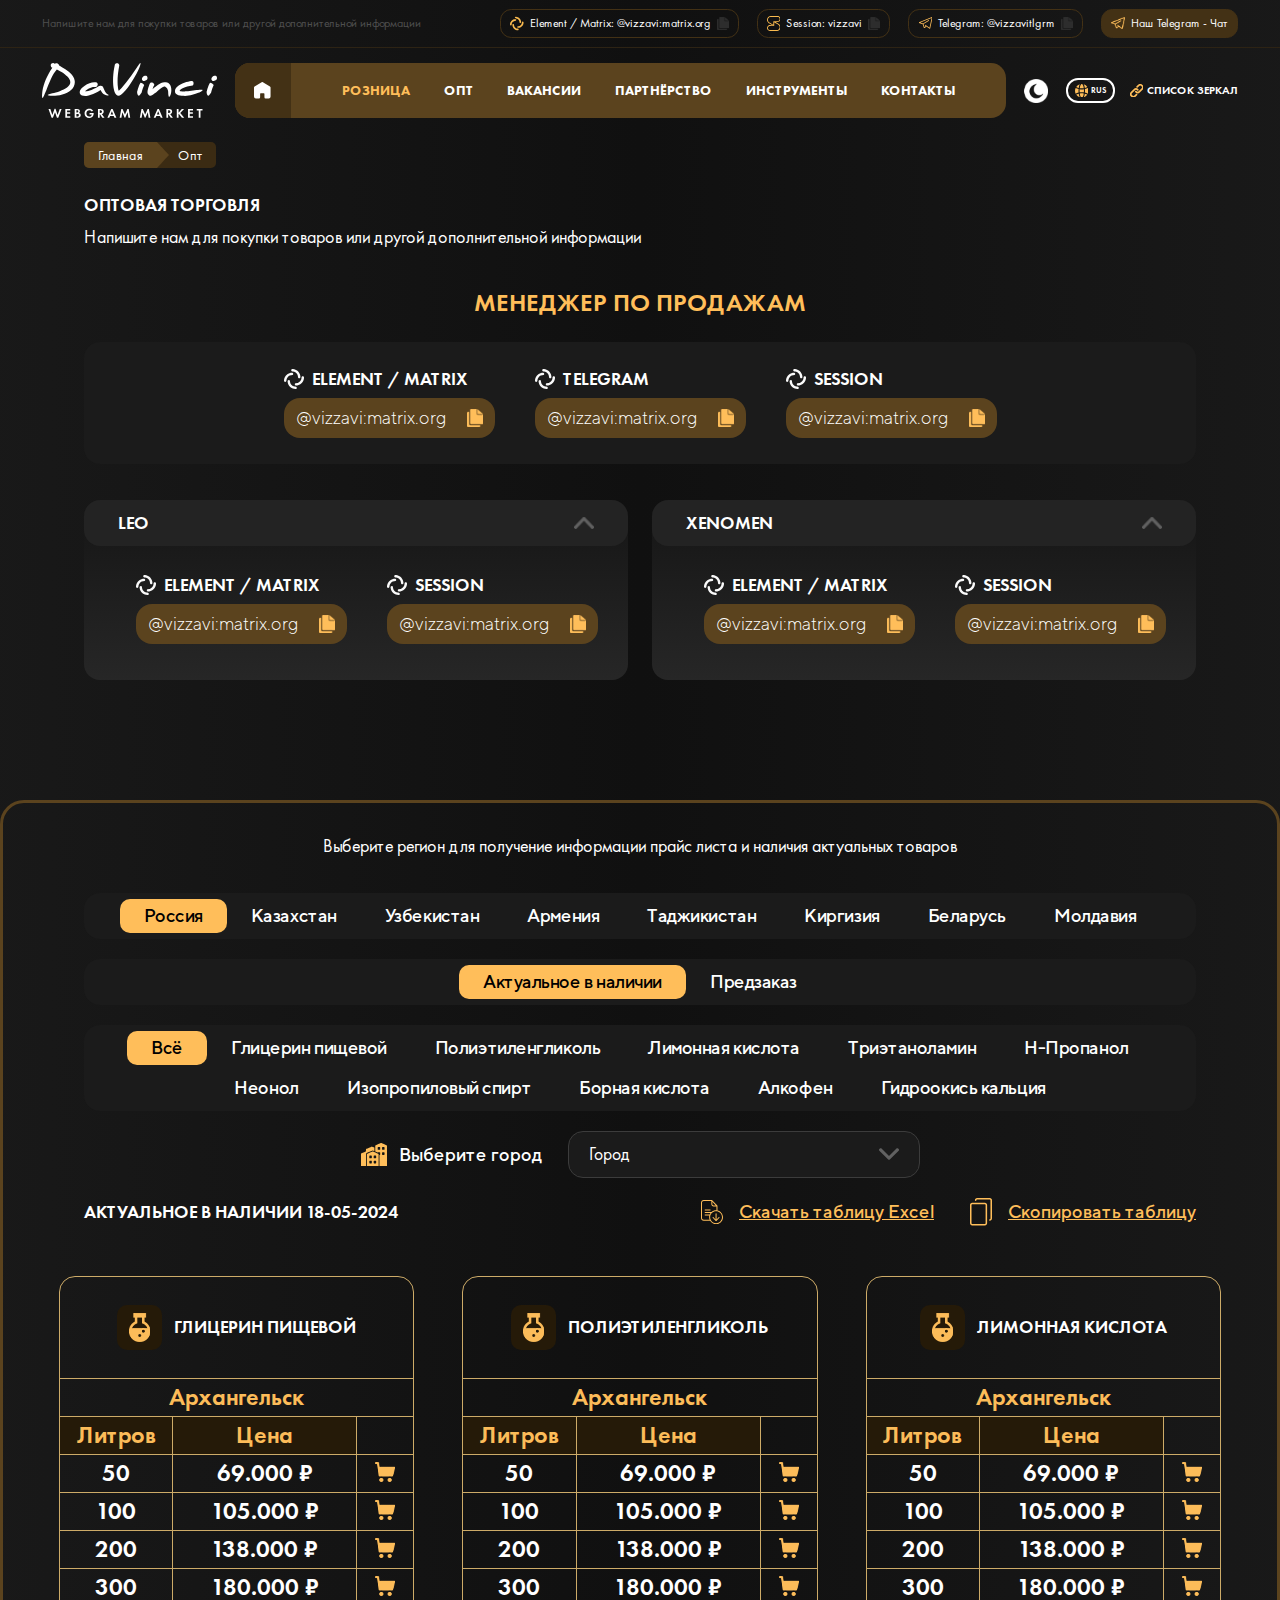
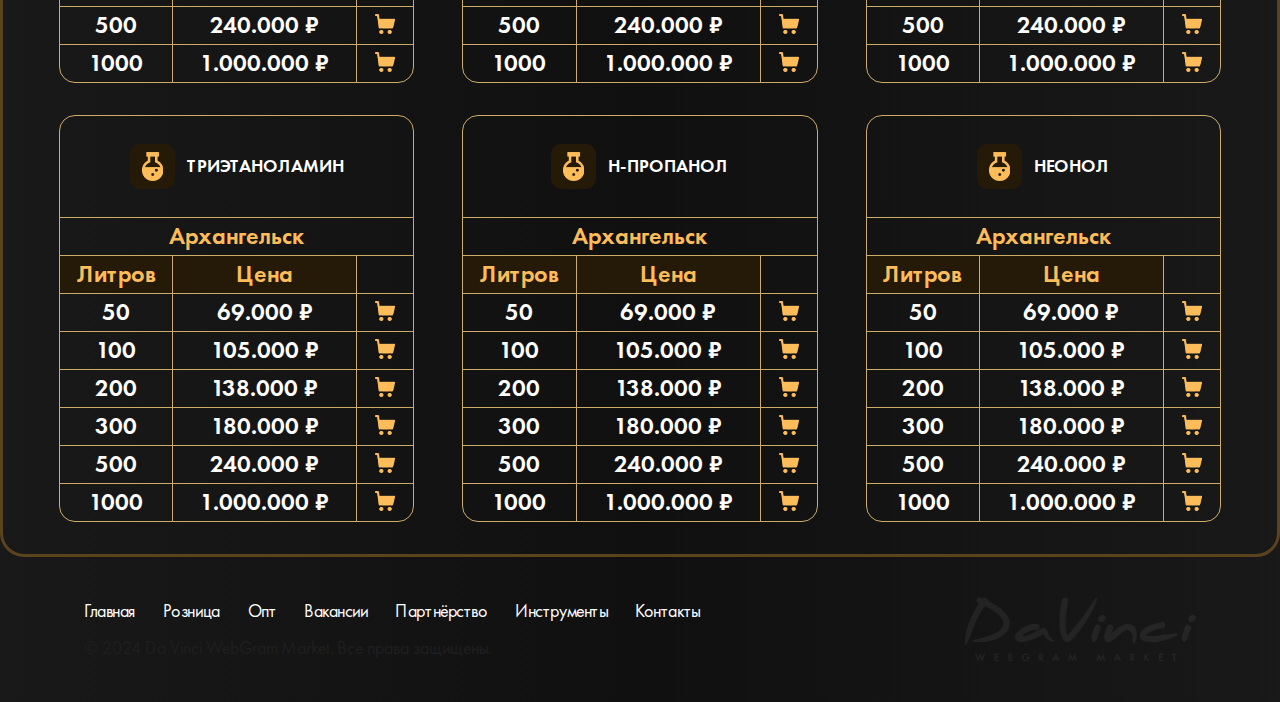
<file: trade.html>
<!DOCTYPE html>
<html data-theme="light" lang="ru">

<head>
    <meta charset="UTF-8">
    <meta name="viewport" content="width=device-width, initial-scale=1.0">
    <meta name="description" content="">
    <meta name="keywords" content="">
    <link rel="stylesheet" href="css/libs.min.css">
    <link rel="stylesheet" href="css/style.min.css">
    <title>ОПТОВАЯ ТОРГОВЛЯ</title>
</head>


<body class="m-page">
    <div class="wrapper">
        <header class="header">
            <div class="header-top">
                <div class="container">
                    <div class="header-top__inner">
                        <div class="header-top__hint text16">
                            Напишите нам для покупки товаров или другой дополнительной информации
                        </div>

                        <div class="header-top__nav">
                            <div class="header-btn">
                                <svg xmlns="http://www.w3.org/2000/svg" xmlns:v="https://svgstorm.com" viewBox="0 0 672 747" width="672" height="747">
                                    <g fill="None" fill-opacity="0.0" stroke="#000000" stroke-opacity="0.00" stroke-width="0.3">
                                        <path d="
M 0.00 403.00 
C 0.50 403.00 1.00 403.00 1.00 403.00
C 1.00 374.04 12.32 341.80 23.31 316.31 C 34.29 290.81 48.63 270.39 66.75 249.75 C 84.88 229.11 102.17 213.46 125.23 199.23 C 148.29 185.00 175.20 172.33 202.07 166.07 C 228.94 159.82 269.58 150.82 294.23 166.77 C 318.88 182.72 313.01 228.54 285.31 236.30 C 257.60 244.07 220.52 241.16 194.92 254.92 C 169.33 268.69 150.06 278.45 130.25 300.25 C 110.44 322.05 101.31 342.58 90.22 369.22 C 79.14 395.87 89.04 434.64 68.25 457.25 C 47.45 479.85 6.36 465.00 0.00 437.00
L 0.00 747.00
L 672.00 747.00
L 672.00 344.00
C 668.80 372.00 660.78 404.70 649.08 430.08 C 637.37 455.45 624.08 476.08 605.75 496.75 C 587.43 517.42 570.44 533.04 547.30 547.30 C 524.17 561.56 497.68 574.47 470.78 580.78 C 443.87 587.09 402.31 596.21 377.77 580.23 C 353.23 564.25 358.68 519.25 386.08 511.08 C 413.47 502.90 451.52 505.89 477.08 492.08 C 502.63 478.26 521.96 468.57 541.75 446.75 C 561.55 424.93 570.70 404.43 581.78 377.78 C 592.85 351.12 582.96 312.37 603.75 289.75 C 624.54 267.14 665.67 281.96 672.00 310.00
L 672.00 0.00
L 0.00 0.00
L 0.00 403.00
M 303.00 37.00 
C 329.59 39.57 361.33 47.02 385.68 57.32 C 410.03 67.62 430.51 79.87 450.75 96.25 C 470.99 112.62 485.77 127.95 500.77 149.23 C 515.77 170.51 528.05 191.49 536.78 217.22 C 545.50 242.96 552.16 276.01 552.00 305.00 C 551.84 333.99 522.34 356.19 493.77 343.23 C 465.21 330.27 470.97 293.64 466.01 267.99 C 461.04 242.35 449.59 216.52 434.08 195.92 C 418.57 175.32 403.04 159.16 380.75 146.25 C 358.46 133.34 329.86 120.43 303.00 120.00 C 276.14 119.57 241.43 113.34 241.02 78.98 C 240.62 44.61 273.71 34.17 303.00 37.00
M 169.00 400.00 
C 202.46 405.43 201.79 441.84 204.00 468.00 C 206.20 494.17 218.96 521.65 232.75 543.25 C 246.55 564.84 262.21 581.19 283.70 595.30 C 305.18 609.42 331.04 622.63 357.22 625.78 C 383.41 628.93 419.66 625.37 428.92 657.08 C 438.19 688.78 411.26 711.54 382.00 710.00 C 352.74 708.46 321.73 702.95 295.92 693.08 C 270.12 683.20 250.10 672.29 228.75 656.25 C 207.41 640.21 193.44 626.20 176.75 605.25 C 160.05 584.31 150.20 564.10 139.07 538.93 C 127.95 513.75 124.17 482.52 121.00 454.00 C 117.83 425.48 135.15 394.50 169.00 400.00 Z" />
                                    </g>
                                    <g fill="None" fill-opacity="0.0" stroke="#FEBE51" stroke-opacity="0.98" stroke-width="0.3">
                                        <path d="
M 303.00 37.00 
C 273.71 34.17 240.62 44.61 241.02 78.98 C 241.43 113.34 276.14 119.57 303.00 120.00 C 329.86 120.43 358.46 133.34 380.75 146.25 C 403.04 159.16 418.57 175.32 434.08 195.92 C 449.59 216.52 461.04 242.35 466.01 267.99 C 470.97 293.64 465.21 330.27 493.77 343.23 C 522.34 356.19 551.84 333.99 552.00 305.00 C 552.16 276.01 545.50 242.96 536.78 217.22 C 528.05 191.49 515.77 170.51 500.77 149.23 C 485.77 127.95 470.99 112.62 450.75 96.25 C 430.51 79.87 410.03 67.62 385.68 57.32 C 361.33 47.02 329.59 39.57 303.00 37.00 Z" />
                                    </g>
                                    <g fill="None" fill-opacity="0.0" stroke="#FEBE50" stroke-opacity="0.98" stroke-width="0.3">
                                        <path d="
M 1.00 403.00 
C 1.00 405.84 1.79 409.98 0.00 412.00
L 0.00 437.00
C 6.36 465.00 47.45 479.85 68.25 457.25 C 89.04 434.64 79.14 395.87 90.22 369.22 C 101.31 342.58 110.44 322.05 130.25 300.25 C 150.06 278.45 169.33 268.69 194.92 254.92 C 220.52 241.16 257.60 244.07 285.31 236.30 C 313.01 228.54 318.88 182.72 294.23 166.77 C 269.58 150.82 228.94 159.82 202.07 166.07 C 175.20 172.33 148.29 185.00 125.23 199.23 C 102.17 213.46 84.88 229.11 66.75 249.75 C 48.63 270.39 34.29 290.81 23.31 316.31 C 12.32 341.80 1.00 374.04 1.00 403.00 Z" />
                                    </g>
                                    <g fill="None" fill-opacity="0.0" stroke="#FEBE51" stroke-opacity="0.98" stroke-width="0.3">
                                        <path d="
M 672.00 344.00 
L 672.00 310.00
C 665.67 281.96 624.54 267.14 603.75 289.75 C 582.96 312.37 592.85 351.12 581.78 377.78 C 570.70 404.43 561.55 424.93 541.75 446.75 C 521.96 468.57 502.63 478.26 477.08 492.08 C 451.52 505.89 413.47 502.90 386.08 511.08 C 358.68 519.25 353.23 564.25 377.77 580.23 C 402.31 596.21 443.87 587.09 470.78 580.78 C 497.68 574.47 524.17 561.56 547.30 547.30 C 570.44 533.04 587.43 517.42 605.75 496.75 C 624.08 476.08 637.37 455.45 649.08 430.08 C 660.78 404.70 668.80 372.00 672.00 344.00 Z" />
                                    </g>
                                    <g fill="None" fill-opacity="0.0" stroke="#FEBE50" stroke-opacity="0.98" stroke-width="0.3">
                                        <path d="
M 169.00 400.00 
C 135.15 394.50 117.83 425.48 121.00 454.00 C 124.17 482.52 127.95 513.75 139.07 538.93 C 150.20 564.10 160.05 584.31 176.75 605.25 C 193.44 626.20 207.41 640.21 228.75 656.25 C 250.10 672.29 270.12 683.20 295.92 693.08 C 321.73 702.95 352.74 708.46 382.00 710.00 C 411.26 711.54 438.19 688.78 428.92 657.08 C 419.66 625.37 383.41 628.93 357.22 625.78 C 331.04 622.63 305.18 609.42 283.70 595.30 C 262.21 581.19 246.55 564.84 232.75 543.25 C 218.96 521.65 206.20 494.17 204.00 468.00 C 201.79 441.84 202.46 405.43 169.00 400.00 Z" />
                                    </g>
                                    <g fill="None" fill-opacity="0.0" stroke="#FFC153" stroke-opacity="0.28" stroke-width="0.3">
                                        <path d="
M 0.00 412.00 
C 1.79 409.98 1.00 405.84 1.00 403.00
C 1.00 403.00 0.50 403.00 0.00 403.00
L 0.00 412.00 Z" />
                                    </g>
                                    <g fill="#000000" fill-opacity="0.00" stroke="None">
                                        <path d="
M 0.00 403.00 
C 0.50 403.00 1.00 403.00 1.00 403.00
C 1.00 374.04 12.32 341.80 23.31 316.31 C 34.29 290.81 48.63 270.39 66.75 249.75 C 84.88 229.11 102.17 213.46 125.23 199.23 C 148.29 185.00 175.20 172.33 202.07 166.07 C 228.94 159.82 269.58 150.82 294.23 166.77 C 318.88 182.72 313.01 228.54 285.31 236.30 C 257.60 244.07 220.52 241.16 194.92 254.92 C 169.33 268.69 150.06 278.45 130.25 300.25 C 110.44 322.05 101.31 342.58 90.22 369.22 C 79.14 395.87 89.04 434.64 68.25 457.25 C 47.45 479.85 6.36 465.00 0.00 437.00
L 0.00 747.00
L 672.00 747.00
L 672.00 344.00
C 668.80 372.00 660.78 404.70 649.08 430.08 C 637.37 455.45 624.08 476.08 605.75 496.75 C 587.43 517.42 570.44 533.04 547.30 547.30 C 524.17 561.56 497.68 574.47 470.78 580.78 C 443.87 587.09 402.31 596.21 377.77 580.23 C 353.23 564.25 358.68 519.25 386.08 511.08 C 413.47 502.90 451.52 505.89 477.08 492.08 C 502.63 478.26 521.96 468.57 541.75 446.75 C 561.55 424.93 570.70 404.43 581.78 377.78 C 592.85 351.12 582.96 312.37 603.75 289.75 C 624.54 267.14 665.67 281.96 672.00 310.00
L 672.00 0.00
L 0.00 0.00
L 0.00 403.00
M 303.00 37.00 
C 329.59 39.57 361.33 47.02 385.68 57.32 C 410.03 67.62 430.51 79.87 450.75 96.25 C 470.99 112.62 485.77 127.95 500.77 149.23 C 515.77 170.51 528.05 191.49 536.78 217.22 C 545.50 242.96 552.16 276.01 552.00 305.00 C 551.84 333.99 522.34 356.19 493.77 343.23 C 465.21 330.27 470.97 293.64 466.01 267.99 C 461.04 242.35 449.59 216.52 434.08 195.92 C 418.57 175.32 403.04 159.16 380.75 146.25 C 358.46 133.34 329.86 120.43 303.00 120.00 C 276.14 119.57 241.43 113.34 241.02 78.98 C 240.62 44.61 273.71 34.17 303.00 37.00
M 169.00 400.00 
C 202.46 405.43 201.79 441.84 204.00 468.00 C 206.20 494.17 218.96 521.65 232.75 543.25 C 246.55 564.84 262.21 581.19 283.70 595.30 C 305.18 609.42 331.04 622.63 357.22 625.78 C 383.41 628.93 419.66 625.37 428.92 657.08 C 438.19 688.78 411.26 711.54 382.00 710.00 C 352.74 708.46 321.73 702.95 295.92 693.08 C 270.12 683.20 250.10 672.29 228.75 656.25 C 207.41 640.21 193.44 626.20 176.75 605.25 C 160.05 584.31 150.20 564.10 139.07 538.93 C 127.95 513.75 124.17 482.52 121.00 454.00 C 117.83 425.48 135.15 394.50 169.00 400.00 Z" />
                                    </g>
                                    <g fill="#FEBE51" fill-opacity="0.98" stroke="None">
                                        <path d="
M 303.00 37.00 
C 273.71 34.17 240.62 44.61 241.02 78.98 C 241.43 113.34 276.14 119.57 303.00 120.00 C 329.86 120.43 358.46 133.34 380.75 146.25 C 403.04 159.16 418.57 175.32 434.08 195.92 C 449.59 216.52 461.04 242.35 466.01 267.99 C 470.97 293.64 465.21 330.27 493.77 343.23 C 522.34 356.19 551.84 333.99 552.00 305.00 C 552.16 276.01 545.50 242.96 536.78 217.22 C 528.05 191.49 515.77 170.51 500.77 149.23 C 485.77 127.95 470.99 112.62 450.75 96.25 C 430.51 79.87 410.03 67.62 385.68 57.32 C 361.33 47.02 329.59 39.57 303.00 37.00 Z" />
                                    </g>
                                    <g fill="#FEBE50" fill-opacity="0.98" stroke="None">
                                        <path d="
M 1.00 403.00 
C 1.00 405.84 1.79 409.98 0.00 412.00
L 0.00 437.00
C 6.36 465.00 47.45 479.85 68.25 457.25 C 89.04 434.64 79.14 395.87 90.22 369.22 C 101.31 342.58 110.44 322.05 130.25 300.25 C 150.06 278.45 169.33 268.69 194.92 254.92 C 220.52 241.16 257.60 244.07 285.31 236.30 C 313.01 228.54 318.88 182.72 294.23 166.77 C 269.58 150.82 228.94 159.82 202.07 166.07 C 175.20 172.33 148.29 185.00 125.23 199.23 C 102.17 213.46 84.88 229.11 66.75 249.75 C 48.63 270.39 34.29 290.81 23.31 316.31 C 12.32 341.80 1.00 374.04 1.00 403.00 Z" />
                                    </g>
                                    <g fill="#FEBE51" fill-opacity="0.98" stroke="None">
                                        <path d="
M 672.00 344.00 
L 672.00 310.00
C 665.67 281.96 624.54 267.14 603.75 289.75 C 582.96 312.37 592.85 351.12 581.78 377.78 C 570.70 404.43 561.55 424.93 541.75 446.75 C 521.96 468.57 502.63 478.26 477.08 492.08 C 451.52 505.89 413.47 502.90 386.08 511.08 C 358.68 519.25 353.23 564.25 377.77 580.23 C 402.31 596.21 443.87 587.09 470.78 580.78 C 497.68 574.47 524.17 561.56 547.30 547.30 C 570.44 533.04 587.43 517.42 605.75 496.75 C 624.08 476.08 637.37 455.45 649.08 430.08 C 660.78 404.70 668.80 372.00 672.00 344.00 Z" />
                                    </g>
                                    <g fill="#FEBE50" fill-opacity="0.98" stroke="None">
                                        <path d="
M 169.00 400.00 
C 135.15 394.50 117.83 425.48 121.00 454.00 C 124.17 482.52 127.95 513.75 139.07 538.93 C 150.20 564.10 160.05 584.31 176.75 605.25 C 193.44 626.20 207.41 640.21 228.75 656.25 C 250.10 672.29 270.12 683.20 295.92 693.08 C 321.73 702.95 352.74 708.46 382.00 710.00 C 411.26 711.54 438.19 688.78 428.92 657.08 C 419.66 625.37 383.41 628.93 357.22 625.78 C 331.04 622.63 305.18 609.42 283.70 595.30 C 262.21 581.19 246.55 564.84 232.75 543.25 C 218.96 521.65 206.20 494.17 204.00 468.00 C 201.79 441.84 202.46 405.43 169.00 400.00 Z" />
                                    </g>
                                    <g fill="#FFC153" fill-opacity="0.28" stroke="None">
                                        <path d="
M 0.00 412.00 
C 1.79 409.98 1.00 405.84 1.00 403.00
C 1.00 403.00 0.50 403.00 0.00 403.00
L 0.00 412.00 Z" />
                                    </g>
                                </svg>
                                <div class="header-btn__title">
                                    Element / Matrix: @vizzavi:matrix.org
                                </div>
                                <button data-copy="@vizzavi:matrix.org" class="header-btn__copy copy-btn">
                                    <img class="_view1" src="img/copy.png" alt="">
                                    <img class="_view2" src="img/copy3.png" alt="">
                                </button>
                            </div>
                            <div class="header-btn">
                                <svg xmlns="http://www.w3.org/2000/svg" xmlns:v="https://svgstorm.com" viewBox="0 0 672 747" width="672" height="747">
                                    <g fill="None" fill-opacity="0.0" stroke="#000000" stroke-opacity="0.00" stroke-width="0.3">
                                        <path d="
M 0.00 176.00 
C 6.53 78.52 92.73 1.00 190.00 1.00
C 189.96 1.00 190.00 0.00 190.00 0.00
L 0.00 0.00
L 0.00 176.00 Z" />
                                    </g>
                                    <g fill="None" fill-opacity="0.0" stroke="#FFBD54" stroke-opacity="0.25" stroke-width="0.3">
                                        <path d="
M 190.00 1.00 
C 213.00 1.00 236.00 1.00 259.00 1.00
C 258.96 1.00 259.00 0.00 259.00 0.00
L 190.00 0.00
C 190.00 0.00 189.96 1.00 190.00 1.00 Z" />
                                    </g>
                                    <g fill="None" fill-opacity="0.0" stroke="#FEBE50" stroke-opacity="0.44" stroke-width="0.3">
                                        <path d="
M 259.00 1.00 
C 310.33 1.00 361.67 1.00 413.00 1.00
C 412.96 1.00 413.00 0.00 413.00 0.00
L 259.00 0.00
C 259.00 0.00 258.96 1.00 259.00 1.00 Z" />
                                    </g>
                                    <g fill="None" fill-opacity="0.0" stroke="#FFBD53" stroke-opacity="0.25" stroke-width="0.3">
                                        <path d="
M 413.00 1.00 
C 449.33 1.00 485.67 1.00 522.00 1.00
C 521.96 1.00 522.00 0.00 522.00 0.00
L 413.00 0.00
C 413.00 0.00 412.96 1.00 413.00 1.00 Z" />
                                    </g>
                                    <g fill="None" fill-opacity="0.0" stroke="#000000" stroke-opacity="0.00" stroke-width="0.3">
                                        <path d="
M 522.00 1.00 
C 598.02 1.00 665.42 62.68 672.00 138.00
L 672.00 0.00
L 522.00 0.00
C 522.00 0.00 521.96 1.00 522.00 1.00 Z" />
                                    </g>
                                    <g fill="None" fill-opacity="0.0" stroke="#FEBE51" stroke-opacity="0.98" stroke-width="0.3">
                                        <path d="
M 0.00 176.00 
L 0.00 182.00
C 1.63 187.26 1.69 195.81 0.00 201.00
L 0.00 205.00
C 3.09 229.19 10.67 257.62 21.77 279.23 C 32.87 300.84 45.27 317.34 62.25 334.75 C 79.23 352.16 99.65 362.16 119.70 374.30 C 139.74 386.45 161.67 396.28 181.69 408.31 C 201.72 420.33 225.87 428.93 241.00 446.00
C 212.43 447.53 176.19 447.17 148.00 447.00 C 119.81 446.83 94.99 455.40 72.75 468.75 C 50.51 482.11 37.77 494.56 23.75 515.75 C 9.72 536.94 2.59 564.17 0.00 589.00
L 0.00 598.00
C 2.94 628.68 10.48 660.86 30.30 685.70 C 50.13 710.54 67.92 724.20 97.69 736.31 C 127.47 748.41 172.07 746.00 206.00 746.00
C 216.67 746.00 227.33 746.00 238.00 746.00
C 311.00 746.00 384.00 746.00 457.00 746.00
C 463.33 746.00 469.67 746.00 476.00 746.00
C 528.21 746.00 576.74 728.80 614.25 692.25 C 651.75 655.69 669.63 608.84 672.00 558.00
L 672.00 552.00
C 670.22 521.05 660.09 483.76 644.70 457.31 C 629.30 430.85 611.13 409.95 586.25 392.75 C 561.38 375.54 534.67 363.38 508.92 348.08 C 483.18 332.77 454.02 321.82 432.00 302.00
C 459.86 298.40 496.92 299.93 525.00 300.00 C 553.08 300.07 576.15 290.04 599.23 278.23 C 622.31 266.42 633.14 251.68 646.92 230.92 C 660.70 210.16 668.95 184.38 672.00 160.00
L 672.00 156.00
C 670.42 152.73 670.29 146.20 672.00 143.00
L 672.00 138.00
C 665.42 62.68 598.02 1.00 522.00 1.00
C 485.67 1.00 449.33 1.00 413.00 1.00
C 361.67 1.00 310.33 1.00 259.00 1.00
C 236.00 1.00 213.00 1.00 190.00 1.00
C 92.73 1.00 6.53 78.52 0.00 176.00
M 495.00 46.00 
C 506.26 46.00 520.60 45.74 531.22 46.78 C 541.85 47.81 552.12 49.80 561.22 53.78 C 570.33 57.75 577.14 61.51 584.75 67.25 C 592.35 73.00 597.70 78.96 603.75 86.25 C 609.80 93.54 613.46 100.44 617.92 109.08 C 622.39 117.71 624.82 127.93 626.00 138.00 C 627.18 148.07 627.34 161.99 624.67 171.67 C 622.00 181.35 619.45 191.20 614.70 199.69 C 609.94 208.19 605.95 214.29 599.25 221.25 C 592.55 228.21 587.29 232.92 579.25 238.25 C 571.22 243.59 563.71 246.83 553.98 249.98 C 544.24 253.12 533.30 255.87 522.00 256.00 C 510.70 256.13 496.83 255.92 485.00 256.00 C 473.17 256.08 460.02 255.90 448.00 256.00 C 435.98 256.10 423.01 255.83 411.00 256.00 C 398.99 256.17 384.68 255.65 373.00 256.00 C 361.32 256.35 346.75 255.21 336.00 256.00 C 325.25 256.79 316.68 260.09 314.07 271.07 C 311.47 282.05 313.43 295.99 313.00 308.00 C 312.57 320.01 313.04 332.52 313.00 345.00 C 312.96 357.48 312.69 368.96 313.00 382.00 C 313.31 395.04 312.12 404.93 313.00 419.00 C 313.88 433.07 300.70 424.07 292.92 419.08 C 285.14 414.09 276.77 410.76 268.92 406.08 C 261.08 401.40 253.24 397.19 245.30 392.70 C 237.37 388.20 229.20 384.33 221.31 379.69 C 213.41 375.06 205.02 370.33 196.92 366.08 C 188.83 361.82 181.40 356.84 173.30 352.70 C 165.21 348.55 157.30 343.98 149.30 339.70 C 141.31 335.41 133.45 331.06 125.77 326.23 C 118.09 321.40 110.57 316.18 103.30 310.70 C 96.04 305.21 90.75 299.10 84.75 292.25 C 78.74 285.41 73.73 278.95 69.08 270.92 C 64.43 262.89 59.83 254.73 56.22 245.78 C 52.62 236.82 50.00 226.86 48.01 216.99 C 46.02 207.12 44.45 193.55 45.00 183.00 C 45.55 172.45 48.50 161.62 50.93 151.93 C 53.35 142.23 57.42 133.28 61.77 124.77 C 66.12 116.26 70.26 109.32 76.25 102.25 C 82.23 95.18 87.32 89.55 94.25 83.25 C 101.17 76.95 107.24 72.45 115.25 67.25 C 123.25 62.04 131.72 58.61 141.07 55.07 C 150.43 51.54 160.01 49.36 170.67 47.67 C 181.33 45.98 194.19 45.78 206.00 46.00 C 217.81 46.22 230.82 45.91 243.00 46.00 C 255.18 46.09 268.69 45.96 281.00 46.00 C 293.31 46.04 305.68 45.98 318.00 46.00 C 330.32 46.02 342.67 45.99 355.00 46.00 C 367.33 46.01 379.67 46.00 392.00 46.00
C 400.66 45.26 409.64 45.00 418.00 45.00
C 439.33 45.00 460.67 45.00 482.00 45.00
C 486.41 45.00 491.34 45.65 495.00 46.00
M 173.00 491.00 
C 177.39 490.58 182.93 490.00 188.00 490.00
C 201.62 490.00 215.40 490.18 229.00 490.00 C 242.60 489.82 257.56 490.45 271.00 490.00 C 284.44 489.55 299.02 491.06 312.00 490.00 C 324.98 488.94 339.76 493.72 350.69 486.70 C 361.63 479.67 358.63 466.62 359.00 454.00 C 359.37 441.38 359.01 425.57 359.00 412.00 C 358.99 398.43 359.42 385.41 359.00 371.00 C 358.58 356.59 360.08 344.56 359.00 329.00 C 357.92 313.44 372.46 323.35 381.23 328.77 C 389.99 334.19 398.77 338.28 407.70 343.31 C 416.62 348.33 425.61 353.63 434.70 358.30 C 443.78 362.98 452.29 367.88 461.25 372.75 C 470.20 377.62 479.49 382.54 488.23 387.77 C 496.97 393.00 505.85 397.29 514.70 402.31 C 523.54 407.32 532.87 412.33 541.70 417.31 C 550.52 422.28 558.67 428.15 566.75 434.25 C 574.84 440.35 581.30 446.21 587.77 454.23 C 594.24 462.25 600.11 469.80 604.92 479.08 C 609.73 488.36 615.53 496.29 617.98 507.02 C 620.42 517.76 624.85 529.47 626.00 541.00 C 627.14 552.53 627.02 567.78 625.00 579.00 C 622.99 590.22 619.35 601.19 615.23 611.23 C 611.11 621.27 606.78 630.18 600.70 638.70 C 594.61 647.22 588.79 652.88 581.25 660.25 C 573.71 667.62 566.95 673.50 557.77 678.77 C 548.59 684.04 540.54 688.25 529.92 691.92 C 519.31 695.60 508.01 698.30 495.98 699.98 C 483.94 701.65 469.16 700.88 456.00 701.00 C 442.84 701.12 427.53 700.94 414.00 701.00 C 400.47 701.06 386.71 700.97 373.00 701.00 C 359.29 701.03 344.80 700.98 331.00 701.00 C 317.20 701.02 302.76 700.97 289.00 701.00 C 275.24 701.03 261.66 700.94 248.00 701.00 C 234.34 701.06 219.46 700.88 206.00 701.00 C 192.54 701.12 177.97 700.73 165.00 701.00 C 152.03 701.27 137.73 700.50 126.33 697.67 C 114.92 694.85 106.80 691.15 97.30 685.70 C 87.81 680.24 82.08 674.40 74.25 666.75 C 66.42 659.10 61.76 651.92 56.69 642.31 C 51.63 632.69 48.93 622.40 46.67 611.33 C 44.41 600.26 45.34 584.73 47.93 573.93 C 50.52 563.13 53.50 553.35 59.25 544.25 C 65.01 535.16 69.54 528.03 77.75 520.75 C 85.97 513.47 91.33 508.43 101.23 503.23 C 111.13 498.02 121.53 494.94 133.22 493.22 C 144.91 491.50 160.51 491.00 173.00 491.00 Z" />
                                    </g>
                                    <g fill="None" fill-opacity="0.0" stroke="#FFBF4D" stroke-opacity="0.08" stroke-width="0.3">
                                        <path d="
M 393.00 46.00 
C 401.33 46.00 409.67 46.00 418.00 46.00
C 417.96 46.00 418.00 45.00 418.00 45.00
C 409.64 45.00 400.66 45.26 393.00 46.00 Z" />
                                    </g>
                                    <g fill="None" fill-opacity="0.0" stroke="#FE8080" stroke-opacity="0.01" stroke-width="0.3">
                                        <path d="
M 418.00 46.00 
C 439.33 46.00 460.67 46.00 482.00 46.00
C 481.96 46.00 482.00 45.00 482.00 45.00
C 460.67 45.00 439.33 45.00 418.00 45.00
C 418.00 45.00 417.96 46.00 418.00 46.00 Z" />
                                    </g>
                                    <g fill="None" fill-opacity="0.0" stroke="#FFBE50" stroke-opacity="0.12" stroke-width="0.3">
                                        <path d="
M 482.00 46.00 
C 486.33 46.00 490.67 46.00 495.00 46.00
C 491.34 45.65 486.41 45.00 482.00 45.00
C 482.00 45.00 481.96 46.00 482.00 46.00 Z" />
                                    </g>
                                    <g fill="None" fill-opacity="0.0" stroke="#000000" stroke-opacity="0.00" stroke-width="0.3">
                                        <path d="
M 495.00 46.00 
C 490.67 46.00 486.33 46.00 482.00 46.00
C 460.67 46.00 439.33 46.00 418.00 46.00
C 409.67 46.00 401.33 46.00 393.00 46.00
C 379.67 46.00 367.33 46.01 355.00 46.00 C 342.67 45.99 330.32 46.02 318.00 46.00 C 305.68 45.98 293.31 46.04 281.00 46.00 C 268.69 45.96 255.18 46.09 243.00 46.00 C 230.82 45.91 217.81 46.22 206.00 46.00 C 194.19 45.78 181.33 45.98 170.67 47.67 C 160.01 49.36 150.43 51.54 141.07 55.07 C 131.72 58.61 123.25 62.04 115.25 67.25 C 107.24 72.45 101.17 76.95 94.25 83.25 C 87.32 89.55 82.23 95.18 76.25 102.25 C 70.26 109.32 66.12 116.26 61.77 124.77 C 57.42 133.28 53.35 142.23 50.93 151.93 C 48.50 161.62 45.55 172.45 45.00 183.00 C 44.45 193.55 46.02 207.12 48.01 216.99 C 50.00 226.86 52.62 236.82 56.22 245.78 C 59.83 254.73 64.43 262.89 69.08 270.92 C 73.73 278.95 78.74 285.41 84.75 292.25 C 90.75 299.10 96.04 305.21 103.30 310.70 C 110.57 316.18 118.09 321.40 125.77 326.23 C 133.45 331.06 141.31 335.41 149.30 339.70 C 157.30 343.98 165.21 348.55 173.30 352.70 C 181.40 356.84 188.83 361.82 196.92 366.08 C 205.02 370.33 213.41 375.06 221.31 379.69 C 229.20 384.33 237.37 388.20 245.30 392.70 C 253.24 397.19 261.08 401.40 268.92 406.08 C 276.77 410.76 285.14 414.09 292.92 419.08 C 300.70 424.07 313.88 433.07 313.00 419.00 C 312.12 404.93 313.31 395.04 313.00 382.00 C 312.69 368.96 312.96 357.48 313.00 345.00 C 313.04 332.52 312.57 320.01 313.00 308.00 C 313.43 295.99 311.47 282.05 314.07 271.07 C 316.68 260.09 325.25 256.79 336.00 256.00 C 346.75 255.21 361.32 256.35 373.00 256.00 C 384.68 255.65 398.99 256.17 411.00 256.00 C 423.01 255.83 435.98 256.10 448.00 256.00 C 460.02 255.90 473.17 256.08 485.00 256.00 C 496.83 255.92 510.70 256.13 522.00 256.00 C 533.30 255.87 544.24 253.12 553.98 249.98 C 563.71 246.83 571.22 243.59 579.25 238.25 C 587.29 232.92 592.55 228.21 599.25 221.25 C 605.95 214.29 609.94 208.19 614.70 199.69 C 619.45 191.20 622.00 181.35 624.67 171.67 C 627.34 161.99 627.18 148.07 626.00 138.00 C 624.82 127.93 622.39 117.71 617.92 109.08 C 613.46 100.44 609.80 93.54 603.75 86.25 C 597.70 78.96 592.35 73.00 584.75 67.25 C 577.14 61.51 570.33 57.75 561.22 53.78 C 552.12 49.80 541.85 47.81 531.22 46.78 C 520.60 45.74 506.26 46.00 495.00 46.00 Z" />
                                    </g>
                                    <g fill="None" fill-opacity="0.0" stroke="#FEBF51" stroke-opacity="0.51" stroke-width="0.3">
                                        <path d="
M 672.00 156.00 
L 672.00 143.00
C 670.29 146.20 670.42 152.73 672.00 156.00 Z" />
                                    </g>
                                    <g fill="None" fill-opacity="0.0" stroke="#000000" stroke-opacity="0.00" stroke-width="0.3">
                                        <path d="
M 672.00 552.00 
L 672.00 160.00
C 668.95 184.38 660.70 210.16 646.92 230.92 C 633.14 251.68 622.31 266.42 599.23 278.23 C 576.15 290.04 553.08 300.07 525.00 300.00 C 496.92 299.93 459.86 298.40 432.00 302.00
C 454.02 321.82 483.18 332.77 508.92 348.08 C 534.67 363.38 561.38 375.54 586.25 392.75 C 611.13 409.95 629.30 430.85 644.70 457.31 C 660.09 483.76 670.22 521.05 672.00 552.00 Z" />
                                    </g>
                                    <g fill="None" fill-opacity="0.0" stroke="#FEBF51" stroke-opacity="0.60" stroke-width="0.3">
                                        <path d="
M 0.00 201.00 
C 1.69 195.81 1.63 187.26 0.00 182.00
L 0.00 201.00 Z" />
                                    </g>
                                    <g fill="None" fill-opacity="0.0" stroke="#000000" stroke-opacity="0.00" stroke-width="0.3">
                                        <path d="
M 0.00 589.00 
C 2.59 564.17 9.72 536.94 23.75 515.75 C 37.77 494.56 50.51 482.11 72.75 468.75 C 94.99 455.40 119.81 446.83 148.00 447.00 C 176.19 447.17 212.43 447.53 241.00 446.00
C 225.87 428.93 201.72 420.33 181.69 408.31 C 161.67 396.28 139.74 386.45 119.70 374.30 C 99.65 362.16 79.23 352.16 62.25 334.75 C 45.27 317.34 32.87 300.84 21.77 279.23 C 10.67 257.62 3.09 229.19 0.00 205.00
L 0.00 589.00 Z" />
                                    </g>
                                    <g fill="None" fill-opacity="0.0" stroke="#000000" stroke-opacity="0.00" stroke-width="0.3">
                                        <path d="
M 188.00 490.00 
C 183.61 490.42 178.07 491.00 173.00 491.00
C 160.51 491.00 144.91 491.50 133.22 493.22 C 121.53 494.94 111.13 498.02 101.23 503.23 C 91.33 508.43 85.97 513.47 77.75 520.75 C 69.54 528.03 65.01 535.16 59.25 544.25 C 53.50 553.35 50.52 563.13 47.93 573.93 C 45.34 584.73 44.41 600.26 46.67 611.33 C 48.93 622.40 51.63 632.69 56.69 642.31 C 61.76 651.92 66.42 659.10 74.25 666.75 C 82.08 674.40 87.81 680.24 97.30 685.70 C 106.80 691.15 114.92 694.85 126.33 697.67 C 137.73 700.50 152.03 701.27 165.00 701.00 C 177.97 700.73 192.54 701.12 206.00 701.00 C 219.46 700.88 234.34 701.06 248.00 701.00 C 261.66 700.94 275.24 701.03 289.00 701.00 C 302.76 700.97 317.20 701.02 331.00 701.00 C 344.80 700.98 359.29 701.03 373.00 701.00 C 386.71 700.97 400.47 701.06 414.00 701.00 C 427.53 700.94 442.84 701.12 456.00 701.00 C 469.16 700.88 483.94 701.65 495.98 699.98 C 508.01 698.30 519.31 695.60 529.92 691.92 C 540.54 688.25 548.59 684.04 557.77 678.77 C 566.95 673.50 573.71 667.62 581.25 660.25 C 588.79 652.88 594.61 647.22 600.70 638.70 C 606.78 630.18 611.11 621.27 615.23 611.23 C 619.35 601.19 622.99 590.22 625.00 579.00 C 627.02 567.78 627.14 552.53 626.00 541.00 C 624.85 529.47 620.42 517.76 617.98 507.02 C 615.53 496.29 609.73 488.36 604.92 479.08 C 600.11 469.80 594.24 462.25 587.77 454.23 C 581.30 446.21 574.84 440.35 566.75 434.25 C 558.67 428.15 550.52 422.28 541.70 417.31 C 532.87 412.33 523.54 407.32 514.70 402.31 C 505.85 397.29 496.97 393.00 488.23 387.77 C 479.49 382.54 470.20 377.62 461.25 372.75 C 452.29 367.88 443.78 362.98 434.70 358.30 C 425.61 353.63 416.62 348.33 407.70 343.31 C 398.77 338.28 389.99 334.19 381.23 328.77 C 372.46 323.35 357.92 313.44 359.00 329.00 C 360.08 344.56 358.58 356.59 359.00 371.00 C 359.42 385.41 358.99 398.43 359.00 412.00 C 359.01 425.57 359.37 441.38 359.00 454.00 C 358.63 466.62 361.63 479.67 350.69 486.70 C 339.76 493.72 324.98 488.94 312.00 490.00 C 299.02 491.06 284.44 489.55 271.00 490.00 C 257.56 490.45 242.60 489.82 229.00 490.00 C 215.40 490.18 201.62 490.00 188.00 490.00 Z" />
                                    </g>
                                    <g fill="None" fill-opacity="0.0" stroke="#FE8080" stroke-opacity="0.01" stroke-width="0.3">
                                        <path d="
M 173.00 491.00 
C 178.07 491.00 183.61 490.42 188.00 490.00
C 182.93 490.00 177.39 490.58 173.00 491.00 Z" />
                                    </g>
                                    <g fill="None" fill-opacity="0.0" stroke="#000000" stroke-opacity="0.00" stroke-width="0.3">
                                        <path d="
M 476.00 746.00 
C 476.04 746.00 476.00 747.00 476.00 747.00
L 672.00 747.00
L 672.00 558.00
C 669.63 608.84 651.75 655.69 614.25 692.25 C 576.74 728.80 528.21 746.00 476.00 746.00 Z" />
                                    </g>
                                    <g fill="None" fill-opacity="0.0" stroke="#000000" stroke-opacity="0.00" stroke-width="0.3">
                                        <path d="
M 0.00 747.00 
L 206.00 747.00
C 206.00 746.50 206.00 746.00 206.00 746.00
C 172.07 746.00 127.47 748.41 97.69 736.31 C 67.92 724.20 50.13 710.54 30.30 685.70 C 10.48 660.86 2.94 628.68 0.00 598.00
L 0.00 747.00 Z" />
                                    </g>
                                    <g fill="None" fill-opacity="0.0" stroke="#FE8080" stroke-opacity="0.01" stroke-width="0.3">
                                        <path d="
M 206.00 747.00 
L 238.00 747.00
C 238.00 746.50 238.00 746.00 238.00 746.00
C 227.33 746.00 216.67 746.00 206.00 746.00
C 206.00 746.00 206.00 746.50 206.00 747.00 Z" />
                                    </g>
                                    <g fill="None" fill-opacity="0.0" stroke="#FFBC52" stroke-opacity="0.15" stroke-width="0.3">
                                        <path d="
M 238.00 747.00 
L 457.00 747.00
C 457.00 746.50 457.00 746.00 457.00 746.00
C 384.00 746.00 311.00 746.00 238.00 746.00
C 238.00 746.00 238.00 746.50 238.00 747.00 Z" />
                                    </g>
                                    <g fill="None" fill-opacity="0.0" stroke="#FE8080" stroke-opacity="0.01" stroke-width="0.3">
                                        <path d="
M 457.00 747.00 
L 476.00 747.00
C 476.00 747.00 476.04 746.00 476.00 746.00
C 469.67 746.00 463.33 746.00 457.00 746.00
C 457.00 746.00 457.00 746.50 457.00 747.00 Z" />
                                    </g>
                                    <g fill="#000000" fill-opacity="0.00" stroke="None">
                                        <path d="
M 0.00 176.00 
C 6.53 78.52 92.73 1.00 190.00 1.00
C 189.96 1.00 190.00 0.00 190.00 0.00
L 0.00 0.00
L 0.00 176.00 Z" />
                                    </g>
                                    <g fill="#FFBD54" fill-opacity="0.25" stroke="None">
                                        <path d="
M 190.00 1.00 
C 213.00 1.00 236.00 1.00 259.00 1.00
C 258.96 1.00 259.00 0.00 259.00 0.00
L 190.00 0.00
C 190.00 0.00 189.96 1.00 190.00 1.00 Z" />
                                    </g>
                                    <g fill="#FEBE50" fill-opacity="0.44" stroke="None">
                                        <path d="
M 259.00 1.00 
C 310.33 1.00 361.67 1.00 413.00 1.00
C 412.96 1.00 413.00 0.00 413.00 0.00
L 259.00 0.00
C 259.00 0.00 258.96 1.00 259.00 1.00 Z" />
                                    </g>
                                    <g fill="#FFBD53" fill-opacity="0.25" stroke="None">
                                        <path d="
M 413.00 1.00 
C 449.33 1.00 485.67 1.00 522.00 1.00
C 521.96 1.00 522.00 0.00 522.00 0.00
L 413.00 0.00
C 413.00 0.00 412.96 1.00 413.00 1.00 Z" />
                                    </g>
                                    <g fill="#000000" fill-opacity="0.00" stroke="None">
                                        <path d="
M 522.00 1.00 
C 598.02 1.00 665.42 62.68 672.00 138.00
L 672.00 0.00
L 522.00 0.00
C 522.00 0.00 521.96 1.00 522.00 1.00 Z" />
                                    </g>
                                    <g fill="#FEBE51" fill-opacity="0.98" stroke="None">
                                        <path d="
M 0.00 176.00 
L 0.00 182.00
C 1.63 187.26 1.69 195.81 0.00 201.00
L 0.00 205.00
C 3.09 229.19 10.67 257.62 21.77 279.23 C 32.87 300.84 45.27 317.34 62.25 334.75 C 79.23 352.16 99.65 362.16 119.70 374.30 C 139.74 386.45 161.67 396.28 181.69 408.31 C 201.72 420.33 225.87 428.93 241.00 446.00
C 212.43 447.53 176.19 447.17 148.00 447.00 C 119.81 446.83 94.99 455.40 72.75 468.75 C 50.51 482.11 37.77 494.56 23.75 515.75 C 9.72 536.94 2.59 564.17 0.00 589.00
L 0.00 598.00
C 2.94 628.68 10.48 660.86 30.30 685.70 C 50.13 710.54 67.92 724.20 97.69 736.31 C 127.47 748.41 172.07 746.00 206.00 746.00
C 216.67 746.00 227.33 746.00 238.00 746.00
C 311.00 746.00 384.00 746.00 457.00 746.00
C 463.33 746.00 469.67 746.00 476.00 746.00
C 528.21 746.00 576.74 728.80 614.25 692.25 C 651.75 655.69 669.63 608.84 672.00 558.00
L 672.00 552.00
C 670.22 521.05 660.09 483.76 644.70 457.31 C 629.30 430.85 611.13 409.95 586.25 392.75 C 561.38 375.54 534.67 363.38 508.92 348.08 C 483.18 332.77 454.02 321.82 432.00 302.00
C 459.86 298.40 496.92 299.93 525.00 300.00 C 553.08 300.07 576.15 290.04 599.23 278.23 C 622.31 266.42 633.14 251.68 646.92 230.92 C 660.70 210.16 668.95 184.38 672.00 160.00
L 672.00 156.00
C 670.42 152.73 670.29 146.20 672.00 143.00
L 672.00 138.00
C 665.42 62.68 598.02 1.00 522.00 1.00
C 485.67 1.00 449.33 1.00 413.00 1.00
C 361.67 1.00 310.33 1.00 259.00 1.00
C 236.00 1.00 213.00 1.00 190.00 1.00
C 92.73 1.00 6.53 78.52 0.00 176.00
M 495.00 46.00 
C 506.26 46.00 520.60 45.74 531.22 46.78 C 541.85 47.81 552.12 49.80 561.22 53.78 C 570.33 57.75 577.14 61.51 584.75 67.25 C 592.35 73.00 597.70 78.96 603.75 86.25 C 609.80 93.54 613.46 100.44 617.92 109.08 C 622.39 117.71 624.82 127.93 626.00 138.00 C 627.18 148.07 627.34 161.99 624.67 171.67 C 622.00 181.35 619.45 191.20 614.70 199.69 C 609.94 208.19 605.95 214.29 599.25 221.25 C 592.55 228.21 587.29 232.92 579.25 238.25 C 571.22 243.59 563.71 246.83 553.98 249.98 C 544.24 253.12 533.30 255.87 522.00 256.00 C 510.70 256.13 496.83 255.92 485.00 256.00 C 473.17 256.08 460.02 255.90 448.00 256.00 C 435.98 256.10 423.01 255.83 411.00 256.00 C 398.99 256.17 384.68 255.65 373.00 256.00 C 361.32 256.35 346.75 255.21 336.00 256.00 C 325.25 256.79 316.68 260.09 314.07 271.07 C 311.47 282.05 313.43 295.99 313.00 308.00 C 312.57 320.01 313.04 332.52 313.00 345.00 C 312.96 357.48 312.69 368.96 313.00 382.00 C 313.31 395.04 312.12 404.93 313.00 419.00 C 313.88 433.07 300.70 424.07 292.92 419.08 C 285.14 414.09 276.77 410.76 268.92 406.08 C 261.08 401.40 253.24 397.19 245.30 392.70 C 237.37 388.20 229.20 384.33 221.31 379.69 C 213.41 375.06 205.02 370.33 196.92 366.08 C 188.83 361.82 181.40 356.84 173.30 352.70 C 165.21 348.55 157.30 343.98 149.30 339.70 C 141.31 335.41 133.45 331.06 125.77 326.23 C 118.09 321.40 110.57 316.18 103.30 310.70 C 96.04 305.21 90.75 299.10 84.75 292.25 C 78.74 285.41 73.73 278.95 69.08 270.92 C 64.43 262.89 59.83 254.73 56.22 245.78 C 52.62 236.82 50.00 226.86 48.01 216.99 C 46.02 207.12 44.45 193.55 45.00 183.00 C 45.55 172.45 48.50 161.62 50.93 151.93 C 53.35 142.23 57.42 133.28 61.77 124.77 C 66.12 116.26 70.26 109.32 76.25 102.25 C 82.23 95.18 87.32 89.55 94.25 83.25 C 101.17 76.95 107.24 72.45 115.25 67.25 C 123.25 62.04 131.72 58.61 141.07 55.07 C 150.43 51.54 160.01 49.36 170.67 47.67 C 181.33 45.98 194.19 45.78 206.00 46.00 C 217.81 46.22 230.82 45.91 243.00 46.00 C 255.18 46.09 268.69 45.96 281.00 46.00 C 293.31 46.04 305.68 45.98 318.00 46.00 C 330.32 46.02 342.67 45.99 355.00 46.00 C 367.33 46.01 379.67 46.00 392.00 46.00
C 400.66 45.26 409.64 45.00 418.00 45.00
C 439.33 45.00 460.67 45.00 482.00 45.00
C 486.41 45.00 491.34 45.65 495.00 46.00
M 173.00 491.00 
C 177.39 490.58 182.93 490.00 188.00 490.00
C 201.62 490.00 215.40 490.18 229.00 490.00 C 242.60 489.82 257.56 490.45 271.00 490.00 C 284.44 489.55 299.02 491.06 312.00 490.00 C 324.98 488.94 339.76 493.72 350.69 486.70 C 361.63 479.67 358.63 466.62 359.00 454.00 C 359.37 441.38 359.01 425.57 359.00 412.00 C 358.99 398.43 359.42 385.41 359.00 371.00 C 358.58 356.59 360.08 344.56 359.00 329.00 C 357.92 313.44 372.46 323.35 381.23 328.77 C 389.99 334.19 398.77 338.28 407.70 343.31 C 416.62 348.33 425.61 353.63 434.70 358.30 C 443.78 362.98 452.29 367.88 461.25 372.75 C 470.20 377.62 479.49 382.54 488.23 387.77 C 496.97 393.00 505.85 397.29 514.70 402.31 C 523.54 407.32 532.87 412.33 541.70 417.31 C 550.52 422.28 558.67 428.15 566.75 434.25 C 574.84 440.35 581.30 446.21 587.77 454.23 C 594.24 462.25 600.11 469.80 604.92 479.08 C 609.73 488.36 615.53 496.29 617.98 507.02 C 620.42 517.76 624.85 529.47 626.00 541.00 C 627.14 552.53 627.02 567.78 625.00 579.00 C 622.99 590.22 619.35 601.19 615.23 611.23 C 611.11 621.27 606.78 630.18 600.70 638.70 C 594.61 647.22 588.79 652.88 581.25 660.25 C 573.71 667.62 566.95 673.50 557.77 678.77 C 548.59 684.04 540.54 688.25 529.92 691.92 C 519.31 695.60 508.01 698.30 495.98 699.98 C 483.94 701.65 469.16 700.88 456.00 701.00 C 442.84 701.12 427.53 700.94 414.00 701.00 C 400.47 701.06 386.71 700.97 373.00 701.00 C 359.29 701.03 344.80 700.98 331.00 701.00 C 317.20 701.02 302.76 700.97 289.00 701.00 C 275.24 701.03 261.66 700.94 248.00 701.00 C 234.34 701.06 219.46 700.88 206.00 701.00 C 192.54 701.12 177.97 700.73 165.00 701.00 C 152.03 701.27 137.73 700.50 126.33 697.67 C 114.92 694.85 106.80 691.15 97.30 685.70 C 87.81 680.24 82.08 674.40 74.25 666.75 C 66.42 659.10 61.76 651.92 56.69 642.31 C 51.63 632.69 48.93 622.40 46.67 611.33 C 44.41 600.26 45.34 584.73 47.93 573.93 C 50.52 563.13 53.50 553.35 59.25 544.25 C 65.01 535.16 69.54 528.03 77.75 520.75 C 85.97 513.47 91.33 508.43 101.23 503.23 C 111.13 498.02 121.53 494.94 133.22 493.22 C 144.91 491.50 160.51 491.00 173.00 491.00 Z" />
                                    </g>
                                    <g fill="#FFBF4D" fill-opacity="0.08" stroke="None">
                                        <path d="
M 393.00 46.00 
C 401.33 46.00 409.67 46.00 418.00 46.00
C 417.96 46.00 418.00 45.00 418.00 45.00
C 409.64 45.00 400.66 45.26 393.00 46.00 Z" />
                                    </g>
                                    <g fill="#FE8080" fill-opacity="0.01" stroke="None">
                                        <path d="
M 418.00 46.00 
C 439.33 46.00 460.67 46.00 482.00 46.00
C 481.96 46.00 482.00 45.00 482.00 45.00
C 460.67 45.00 439.33 45.00 418.00 45.00
C 418.00 45.00 417.96 46.00 418.00 46.00 Z" />
                                    </g>
                                    <g fill="#FFBE50" fill-opacity="0.12" stroke="None">
                                        <path d="
M 482.00 46.00 
C 486.33 46.00 490.67 46.00 495.00 46.00
C 491.34 45.65 486.41 45.00 482.00 45.00
C 482.00 45.00 481.96 46.00 482.00 46.00 Z" />
                                    </g>
                                    <g fill="#000000" fill-opacity="0.00" stroke="None">
                                        <path d="
M 495.00 46.00 
C 490.67 46.00 486.33 46.00 482.00 46.00
C 460.67 46.00 439.33 46.00 418.00 46.00
C 409.67 46.00 401.33 46.00 393.00 46.00
C 379.67 46.00 367.33 46.01 355.00 46.00 C 342.67 45.99 330.32 46.02 318.00 46.00 C 305.68 45.98 293.31 46.04 281.00 46.00 C 268.69 45.96 255.18 46.09 243.00 46.00 C 230.82 45.91 217.81 46.22 206.00 46.00 C 194.19 45.78 181.33 45.98 170.67 47.67 C 160.01 49.36 150.43 51.54 141.07 55.07 C 131.72 58.61 123.25 62.04 115.25 67.25 C 107.24 72.45 101.17 76.95 94.25 83.25 C 87.32 89.55 82.23 95.18 76.25 102.25 C 70.26 109.32 66.12 116.26 61.77 124.77 C 57.42 133.28 53.35 142.23 50.93 151.93 C 48.50 161.62 45.55 172.45 45.00 183.00 C 44.45 193.55 46.02 207.12 48.01 216.99 C 50.00 226.86 52.62 236.82 56.22 245.78 C 59.83 254.73 64.43 262.89 69.08 270.92 C 73.73 278.95 78.74 285.41 84.75 292.25 C 90.75 299.10 96.04 305.21 103.30 310.70 C 110.57 316.18 118.09 321.40 125.77 326.23 C 133.45 331.06 141.31 335.41 149.30 339.70 C 157.30 343.98 165.21 348.55 173.30 352.70 C 181.40 356.84 188.83 361.82 196.92 366.08 C 205.02 370.33 213.41 375.06 221.31 379.69 C 229.20 384.33 237.37 388.20 245.30 392.70 C 253.24 397.19 261.08 401.40 268.92 406.08 C 276.77 410.76 285.14 414.09 292.92 419.08 C 300.70 424.07 313.88 433.07 313.00 419.00 C 312.12 404.93 313.31 395.04 313.00 382.00 C 312.69 368.96 312.96 357.48 313.00 345.00 C 313.04 332.52 312.57 320.01 313.00 308.00 C 313.43 295.99 311.47 282.05 314.07 271.07 C 316.68 260.09 325.25 256.79 336.00 256.00 C 346.75 255.21 361.32 256.35 373.00 256.00 C 384.68 255.65 398.99 256.17 411.00 256.00 C 423.01 255.83 435.98 256.10 448.00 256.00 C 460.02 255.90 473.17 256.08 485.00 256.00 C 496.83 255.92 510.70 256.13 522.00 256.00 C 533.30 255.87 544.24 253.12 553.98 249.98 C 563.71 246.83 571.22 243.59 579.25 238.25 C 587.29 232.92 592.55 228.21 599.25 221.25 C 605.95 214.29 609.94 208.19 614.70 199.69 C 619.45 191.20 622.00 181.35 624.67 171.67 C 627.34 161.99 627.18 148.07 626.00 138.00 C 624.82 127.93 622.39 117.71 617.92 109.08 C 613.46 100.44 609.80 93.54 603.75 86.25 C 597.70 78.96 592.35 73.00 584.75 67.25 C 577.14 61.51 570.33 57.75 561.22 53.78 C 552.12 49.80 541.85 47.81 531.22 46.78 C 520.60 45.74 506.26 46.00 495.00 46.00 Z" />
                                    </g>
                                    <g fill="#FEBF51" fill-opacity="0.51" stroke="None">
                                        <path d="
M 672.00 156.00 
L 672.00 143.00
C 670.29 146.20 670.42 152.73 672.00 156.00 Z" />
                                    </g>
                                    <g fill="#000000" fill-opacity="0.00" stroke="None">
                                        <path d="
M 672.00 552.00 
L 672.00 160.00
C 668.95 184.38 660.70 210.16 646.92 230.92 C 633.14 251.68 622.31 266.42 599.23 278.23 C 576.15 290.04 553.08 300.07 525.00 300.00 C 496.92 299.93 459.86 298.40 432.00 302.00
C 454.02 321.82 483.18 332.77 508.92 348.08 C 534.67 363.38 561.38 375.54 586.25 392.75 C 611.13 409.95 629.30 430.85 644.70 457.31 C 660.09 483.76 670.22 521.05 672.00 552.00 Z" />
                                    </g>
                                    <g fill="#FEBF51" fill-opacity="0.60" stroke="None">
                                        <path d="
M 0.00 201.00 
C 1.69 195.81 1.63 187.26 0.00 182.00
L 0.00 201.00 Z" />
                                    </g>
                                    <g fill="#000000" fill-opacity="0.00" stroke="None">
                                        <path d="
M 0.00 589.00 
C 2.59 564.17 9.72 536.94 23.75 515.75 C 37.77 494.56 50.51 482.11 72.75 468.75 C 94.99 455.40 119.81 446.83 148.00 447.00 C 176.19 447.17 212.43 447.53 241.00 446.00
C 225.87 428.93 201.72 420.33 181.69 408.31 C 161.67 396.28 139.74 386.45 119.70 374.30 C 99.65 362.16 79.23 352.16 62.25 334.75 C 45.27 317.34 32.87 300.84 21.77 279.23 C 10.67 257.62 3.09 229.19 0.00 205.00
L 0.00 589.00 Z" />
                                    </g>
                                    <g fill="#000000" fill-opacity="0.00" stroke="None">
                                        <path d="
M 188.00 490.00 
C 183.61 490.42 178.07 491.00 173.00 491.00
C 160.51 491.00 144.91 491.50 133.22 493.22 C 121.53 494.94 111.13 498.02 101.23 503.23 C 91.33 508.43 85.97 513.47 77.75 520.75 C 69.54 528.03 65.01 535.16 59.25 544.25 C 53.50 553.35 50.52 563.13 47.93 573.93 C 45.34 584.73 44.41 600.26 46.67 611.33 C 48.93 622.40 51.63 632.69 56.69 642.31 C 61.76 651.92 66.42 659.10 74.25 666.75 C 82.08 674.40 87.81 680.24 97.30 685.70 C 106.80 691.15 114.92 694.85 126.33 697.67 C 137.73 700.50 152.03 701.27 165.00 701.00 C 177.97 700.73 192.54 701.12 206.00 701.00 C 219.46 700.88 234.34 701.06 248.00 701.00 C 261.66 700.94 275.24 701.03 289.00 701.00 C 302.76 700.97 317.20 701.02 331.00 701.00 C 344.80 700.98 359.29 701.03 373.00 701.00 C 386.71 700.97 400.47 701.06 414.00 701.00 C 427.53 700.94 442.84 701.12 456.00 701.00 C 469.16 700.88 483.94 701.65 495.98 699.98 C 508.01 698.30 519.31 695.60 529.92 691.92 C 540.54 688.25 548.59 684.04 557.77 678.77 C 566.95 673.50 573.71 667.62 581.25 660.25 C 588.79 652.88 594.61 647.22 600.70 638.70 C 606.78 630.18 611.11 621.27 615.23 611.23 C 619.35 601.19 622.99 590.22 625.00 579.00 C 627.02 567.78 627.14 552.53 626.00 541.00 C 624.85 529.47 620.42 517.76 617.98 507.02 C 615.53 496.29 609.73 488.36 604.92 479.08 C 600.11 469.80 594.24 462.25 587.77 454.23 C 581.30 446.21 574.84 440.35 566.75 434.25 C 558.67 428.15 550.52 422.28 541.70 417.31 C 532.87 412.33 523.54 407.32 514.70 402.31 C 505.85 397.29 496.97 393.00 488.23 387.77 C 479.49 382.54 470.20 377.62 461.25 372.75 C 452.29 367.88 443.78 362.98 434.70 358.30 C 425.61 353.63 416.62 348.33 407.70 343.31 C 398.77 338.28 389.99 334.19 381.23 328.77 C 372.46 323.35 357.92 313.44 359.00 329.00 C 360.08 344.56 358.58 356.59 359.00 371.00 C 359.42 385.41 358.99 398.43 359.00 412.00 C 359.01 425.57 359.37 441.38 359.00 454.00 C 358.63 466.62 361.63 479.67 350.69 486.70 C 339.76 493.72 324.98 488.94 312.00 490.00 C 299.02 491.06 284.44 489.55 271.00 490.00 C 257.56 490.45 242.60 489.82 229.00 490.00 C 215.40 490.18 201.62 490.00 188.00 490.00 Z" />
                                    </g>
                                    <g fill="#FE8080" fill-opacity="0.01" stroke="None">
                                        <path d="
M 173.00 491.00 
C 178.07 491.00 183.61 490.42 188.00 490.00
C 182.93 490.00 177.39 490.58 173.00 491.00 Z" />
                                    </g>
                                    <g fill="#000000" fill-opacity="0.00" stroke="None">
                                        <path d="
M 476.00 746.00 
C 476.04 746.00 476.00 747.00 476.00 747.00
L 672.00 747.00
L 672.00 558.00
C 669.63 608.84 651.75 655.69 614.25 692.25 C 576.74 728.80 528.21 746.00 476.00 746.00 Z" />
                                    </g>
                                    <g fill="#000000" fill-opacity="0.00" stroke="None">
                                        <path d="
M 0.00 747.00 
L 206.00 747.00
C 206.00 746.50 206.00 746.00 206.00 746.00
C 172.07 746.00 127.47 748.41 97.69 736.31 C 67.92 724.20 50.13 710.54 30.30 685.70 C 10.48 660.86 2.94 628.68 0.00 598.00
L 0.00 747.00 Z" />
                                    </g>
                                    <g fill="#FE8080" fill-opacity="0.01" stroke="None">
                                        <path d="
M 206.00 747.00 
L 238.00 747.00
C 238.00 746.50 238.00 746.00 238.00 746.00
C 227.33 746.00 216.67 746.00 206.00 746.00
C 206.00 746.00 206.00 746.50 206.00 747.00 Z" />
                                    </g>
                                    <g fill="#FFBC52" fill-opacity="0.15" stroke="None">
                                        <path d="
M 238.00 747.00 
L 457.00 747.00
C 457.00 746.50 457.00 746.00 457.00 746.00
C 384.00 746.00 311.00 746.00 238.00 746.00
C 238.00 746.00 238.00 746.50 238.00 747.00 Z" />
                                    </g>
                                    <g fill="#FE8080" fill-opacity="0.01" stroke="None">
                                        <path d="
M 457.00 747.00 
L 476.00 747.00
C 476.00 747.00 476.04 746.00 476.00 746.00
C 469.67 746.00 463.33 746.00 457.00 746.00
C 457.00 746.00 457.00 746.50 457.00 747.00 Z" />
                                    </g>
                                </svg>
                                <div class="header-btn__title">
                                    Session: vizzavi
                                </div>
                                <button data-copy="vizzavi" class="header-btn__copy copy-btn">
                                    <img class="_view1" src="img/copy.png" alt="">
                                    <img class="_view2" src="img/copy3.png" alt="">
                                </button>
                            </div>
                            <div class="header-btn">
                                <svg xmlns="http://www.w3.org/2000/svg" viewBox="0 33.87300109863281 511.9339904785156 444.18701171875">
                                    <g>
                                        <path d="M491.638 33.873 0 232.752v28.747l140.811 43.47 44.533 142.87 35.549-.006 57.315-58.642 120.991 88.869 23.55-8.96 89.185-418.193zM398.25 440.14 238.903 323.099l-17.76 24.178 32.646 23.979-46.372 46.58-36.387-116.734 210.759-125.839-15.379-25.758-213.86 127.69-103.462-31.939L476.702 72.277z" fill="#ffbe5a" opacity="1" data-original="#000000" class=""></path>
                                    </g>
                                </svg>
                                <div class="header-btn__title">
                                    Telegram: @vizzavitlgrm
                                </div>
                                <button data-copy="@vizzavitlgrm" class="header-btn__copy copy-btn">
                                    <img class="_view1" src="img/copy.png" alt="">
                                    <img class="_view2" src="img/copy3.png" alt="">
                                </button>
                            </div>
                            <a href="" class="header-btn header-btn--tg-chat">
                                <img src="img/tg.png" class="header-btn__icon" alt="">
                                <span class="header-btn__title">
                        Наш Telegram - Чат
                    </span>
                            </a>
                        </div>
                    </div>
                </div>
            </div>

            <div class="header-bottom">
                <div class="container">
                    <div class="header-bottom__inner">
                        <button class="burger _toggle-menu">
                            <svg xmlns="http://www.w3.org/2000/svg" viewBox="2.000000238418579 4.5 20 15">
                                <g>
                                    <path d="M3.5 7.5h17a1.5 1.5 0 1 0 0-3h-17a1.5 1.5 0 1 0 0 3zM20.5 10.5h-17a1.5 1.5 0 1 0 0 3h17a1.5 1.5 0 1 0 0-3zM20.5 16.5h-17a1.5 1.5 0 1 0 0 3h17a1.5 1.5 0 1 0 0-3z" fill="#d3b06d" opacity="1" data-original="#000000" />
                                </g>
                            </svg>
                        </button>
                        <a href="" class="header__logo">
                            <img class="_view1" src="img/logo.svg" alt="">
                            <img class="_view2" src="img/logo2.svg" alt="">
                        </a>

                        <div class="desktop-menu">
                            <a href="" class="desktop-menu__home ">
                                <svg xmlns="http://www.w3.org/2000/svg" viewBox="5 5.329662322998047 54 53.67033767700195">
                                    <g>
                                        <path d="M59 23.132V53a6.006 6.006 0 0 1-6 6H43a4 4 0 0 1-4-4V44a2 2 0 0 0-2-2H27a2 2 0 0 0-2 2v11a4 4 0 0 1-4 4H11a6.006 6.006 0 0 1-6-6V23.132A4.019 4.019 0 0 1 6.942 19.7l23-13.8a4 4 0 0 1 4.117 0l23 13.8A4.019 4.019 0 0 1 59 23.132z" fill="#848484" opacity="1" data-original="#000000" class=""></path>
                                    </g>
                                </svg>
                            </a>
                            <div class="desktop-menu__items">
                                <a href="" class="desktop-menu__item _active">розница</a>
                                <a href="" class="desktop-menu__item ">опт</a>
                                <a href="" class="desktop-menu__item ">вакансии</a>
                                <a href="" class="desktop-menu__item ">партнёрство</a>
                                <a href="" class="desktop-menu__item ">ИНСТРУМЕНТЫ</a>
                                <a href="" class="desktop-menu__item ">Контакты</a>
                            </div>
                        </div>

                        <div class="header-action">
                            <button class="theme-btn">
                                <img src="img/theme.png" alt="" class="_view1">
                                <img src="img/theme2.png" alt="" class="_view2">
                            </button>

                            <div class="lang">
                                <div class="lang__show">
                                    <svg xmlns="http://www.w3.org/2000/svg" viewBox="5 5 50 50">
                                        <g fill="#000">
                                            <path d="M18.369 36.493C18.127 34.414 18 32.238 18 30s.127-4.414.369-6.493c-4.406-1.06-8.398-2.563-11.011-4.108C5.848 22.617 5 26.209 5 30s.848 7.383 2.358 10.602c2.613-1.546 6.605-3.049 11.011-4.109zM22.732 6.08a25.054 25.054 0 0 0-13.377 9.822c2.151 1.255 5.526 2.563 9.346 3.542.736-5.271 2.065-10.008 4.031-13.364zM18.701 40.556c-3.819.979-7.194 2.287-9.346 3.542a25.049 25.049 0 0 0 13.377 9.822c-1.966-3.356-3.295-8.093-4.031-13.364zM30 39c-2.473 0-4.978.267-7.375.701C23.837 48.689 26.683 55 30 55c3.316 0 6.162-6.309 7.375-15.295C34.974 39.269 32.467 39 30 39zM41.631 36.493C41.873 34.414 42 32.238 42 30s-.127-4.414-.369-6.493c4.406-1.06 8.398-2.563 11.011-4.108C54.152 22.617 55 26.209 55 30s-.848 7.383-2.358 10.602c-2.613-1.546-6.605-3.049-11.011-4.109zM37.268 6.08a25.05 25.05 0 0 1 13.377 9.822c-2.151 1.255-5.526 2.563-9.346 3.542-.736-5.271-2.065-10.008-4.031-13.364zM41.299 40.556c3.819.979 7.194 2.287 9.346 3.542a25.045 25.045 0 0 1-13.377 9.822c1.966-3.356 3.295-8.093 4.031-13.364zM37.788 24.296C35.23 24.738 32.586 25 30 25s-5.23-.262-7.788-.704C22.074 26.129 22 28.037 22 30s.074 3.871.212 5.704C24.77 35.262 27.414 35 30 35s5.23.262 7.788.704C37.926 33.871 38 31.963 38 30s-.074-3.871-.212-5.704zM30 5c-3.317 0-6.163 6.311-7.375 15.299 2.397.434 4.902.701 7.375.701s4.978-.267 7.375-.701C36.163 11.311 33.317 5 30 5z" fill="#ffbe5a" opacity="1" data-original="#000000" class="" />
                                        </g>
                                    </svg>
                                    <span>RUS</span>
                                </div>
                                <div class="lang__hidden">
                                    <div class="lang__hint">
                                        Выберите язык
                                    </div>
                                    <div class="lang__items">
                                        <a href="" class="lang__item _active">
                                            <img src="img/ru.png" alt="">
                                            <span>Русский</span>
                                        </a>
                                        <a href="" class="lang__item">
                                            <img src="img/en.png" alt="">
                                            <span>English</span>
                                        </a>
                                        <a href="" class="lang__item">
                                            <img src="img/ch.png" alt="">
                                            <span>中文</span>
                                        </a>
                                        <a href="" class="lang__item">
                                            <img src="img/por.png" alt="">
                                            <span>Português</span>
                                        </a>
                                        <a href="" class="lang__item">
                                            <img src="img/esp.png" alt="">
                                            <span>Español</span>
                                        </a>
                                        <a href="" class="lang__item">
                                            <img src="img/ind.png" alt="">
                                            <span>हिन्दी</span>
                                        </a>
                                        <a href="" class="lang__item">
                                            <img src="img/uae.png" alt="">
                                            <span>अरेबियन</span>
                                        </a>
                                        <a href="" class="lang__item">
                                            <img src="img/kaz.png" alt="">
                                            <span>Қазақ</span>
                                        </a>
                                        <a href="" class="lang__item">
                                            <img src="img/arm.png" alt="">
                                            <span>հայերեն</span>
                                        </a>
                                        <a href="" class="lang__item">
                                            <img src="img/az.png" alt="">
                                            <span>Azərbaycan</span>
                                        </a>
                                        <a href="" class="lang__item">
                                            <img src="img/mol.png" alt="">
                                            <span>Moldovenească</span>
                                        </a>
                                        <a href="" class="lang__item">
                                            <img src="img/tur.png" alt="">
                                            <span>Türkmen</span>
                                        </a>
                                        <a href="" class="lang__item">
                                            <img src="img/kg.png" alt="">
                                            <span>Кыргызча</span>
                                        </a>
                                        <a href="" class="lang__item">
                                            <img src="img/uk.png" alt="">
                                            <span>Український</span>
                                        </a>
                                        <a href="" class="lang__item">
                                            <img src="img/uz.png" alt="">
                                            <span>O'zbek</span>
                                        </a>
                                        <a href="" class="lang__item">
                                            <img src="img/tj.png" alt="">
                                            <span>Тоҷикӣ</span>
                                        </a>
                                    </div>
                                </div>
                            </div>

                            <a href="" class="header-action__link">
                                <svg xmlns="http://www.w3.org/2000/svg" viewBox="1.9508496522903442 2.0491507053375244 16 16.000001907348633">
                                    <g>
                                        <path fill="#ffbe5a" fill-rule="evenodd" d="M12.586 4.586a2 2 0 1 1 2.828 2.828l-3 3a2 2 0 0 1-2.828 0 1 1 0 0 0-1.414 1.414 4 4 0 0 0 5.656 0l3-3a4 4 0 0 0-5.656-5.656l-1.5 1.5a1 1 0 1 0 1.414 1.414zm-5 5a2 2 0 0 1 2.828 0 1 1 0 1 0 1.414-1.414 4 4 0 0 0-5.656 0l-3 3a4 4 0 1 0 5.656 5.656l1.5-1.5a1 1 0 1 0-1.414-1.414l-1.5 1.5a2 2 0 1 1-2.828-2.828z" clip-rule="evenodd" opacity="1" data-original="#000000" class=""></path>
                                    </g>
                                </svg>
                                <span>СПИСОК ЗЕРКАЛ</span>
                            </a>
                        </div>
                    </div>
                </div>
            </div>

            <div class="mob-panel">
                <a href="" class="mob-panel__btn ">
                    <svg xmlns="http://www.w3.org/2000/svg" viewBox="5 5.329662322998047 54 53.67033767700195">
                        <g>
                            <path d="M59 23.132V53a6.006 6.006 0 0 1-6 6H43a4 4 0 0 1-4-4V44a2 2 0 0 0-2-2H27a2 2 0 0 0-2 2v11a4 4 0 0 1-4 4H11a6.006 6.006 0 0 1-6-6V23.132A4.019 4.019 0 0 1 6.942 19.7l23-13.8a4 4 0 0 1 4.117 0l23 13.8A4.019 4.019 0 0 1 59 23.132z" fill="#848484" opacity="1" data-original="#000000" class=""></path>
                        </g>
                    </svg>
                </a>
                <a href="" class="mob-panel__btn">
                    <svg xmlns="http://www.w3.org/2000/svg" viewBox="4.2818922996521 2.5 91.43641662597656 95.00004577636719">
                        <g>
                            <path d="M50.005 9.254h-34.22l4.413-4.492A7.558 7.558 0 0 1 25.59 2.5h48.83c2.028 0 3.971.815 5.393 2.262l4.411 4.492zm42.922 84.563A11.096 11.096 0 0 1 84.67 97.5H15.342c-6.091.018-11.043-4.906-11.06-10.997-.002-.45.024-.9.078-1.346l5.852-62.364a7.558 7.558 0 0 1 7.525-6.852h64.535c3.901 0 7.161 2.97 7.525 6.853l5.853 62.43a11.107 11.107 0 0 1-2.723 8.593zM76.512 33.314a4.597 4.597 0 1 0-9.193 0v4.903c-.004 9.562-7.759 17.31-17.32 17.307-9.557-.004-17.304-7.75-17.307-17.307v-4.903a4.597 4.597 0 0 0-9.193 0v4.903c.001 14.64 11.87 26.505 26.51 26.504 14.636-.002 26.5-11.867 26.503-26.504v-4.903z" fill="#848484" opacity="1" data-original="#000000"></path>
                        </g>
                    </svg>
                </a>
                <a href="" class="mob-panel__btn _active">
                    <svg xmlns="http://www.w3.org/2000/svg" viewBox="3 3 58 58">
                        <g>
                            <path d="M61 52v9h-6v-5H35v5h-6v-5H9v5H3v-9zM30 27h-6v12.61l-5-3.62-5 3.62V27H6v23h24zm-11 6.52 3 2.18V27h-6v8.7zM58 50V27h-8v12.61l-5-3.62-5 3.62V27h-8v23zM42 35.7l3-2.18 3 2.18V27h-6zM58 3h-8v12.18l-5-3.48-5 3.48V3h-8v22h26zm-10 8.35V3h-6v8.35l3-2.09zM30 3h-6v12.18l-5-3.48-5 3.48V3H6v22h24zm-8 8.35V3h-6v8.35l3-2.09z" data-name="09-Pallet copy" fill="#848484" opacity="1" data-original="#000000" class=""></path>
                        </g>
                    </svg>
                </a>
                <a href="" class="mob-panel__btn ">
                    <svg xmlns="http://www.w3.org/2000/svg" viewBox="0 2 24 20">
                        <g>
                            <path d="M15 6.5a1 1 0 0 1-1-1V4h-4v1.5a1 1 0 0 1-2 0V4c0-1.103.897-2 2-2h4c1.103 0 2 .897 2 2v1.5a1 1 0 0 1-1 1zM12.71 15.38a2.191 2.191 0 0 1-1.48-.02L0 11.62v7.63C0 20.77 1.23 22 2.75 22h18.5c1.52 0 2.75-1.23 2.75-2.75v-7.63z" fill="#848484" opacity="1" data-original="#000000" class=""></path>
                            <path d="M24 7.75v2.29l-11.76 3.92c-.08.03-.16.04-.24.04s-.16-.01-.24-.04L0 10.04V7.75C0 6.23 1.23 5 2.75 5h18.5C22.77 5 24 6.23 24 7.75z" fill="#848484" opacity="1" data-original="#000000" class=""></path>
                        </g>
                    </svg>
                </a>
                <button class="mob-panel__btn _toggle-menu">
                    <svg xmlns="http://www.w3.org/2000/svg" viewBox="2.000000238418579 4.5 20 15">
                        <g>
                            <path d="M3.5 7.5h17a1.5 1.5 0 1 0 0-3h-17a1.5 1.5 0 1 0 0 3zM20.5 10.5h-17a1.5 1.5 0 1 0 0 3h17a1.5 1.5 0 1 0 0-3zM20.5 16.5h-17a1.5 1.5 0 1 0 0 3h17a1.5 1.5 0 1 0 0-3z" fill="#848484" opacity="1" data-original="#000000" class=""></path>
                        </g>
                    </svg>
                </button>
            </div>

            <div class="mob-menu">
                <div class="mob-menu__links">
                    <a href="" class="mob-menu__link _hide-mob ">
                        <svg xmlns="http://www.w3.org/2000/svg" viewBox="5 5.329662322998047 54 53.67033767700195">
                            <g>
                                <path d="M59 23.132V53a6.006 6.006 0 0 1-6 6H43a4 4 0 0 1-4-4V44a2 2 0 0 0-2-2H27a2 2 0 0 0-2 2v11a4 4 0 0 1-4 4H11a6.006 6.006 0 0 1-6-6V23.132A4.019 4.019 0 0 1 6.942 19.7l23-13.8a4 4 0 0 1 4.117 0l23 13.8A4.019 4.019 0 0 1 59 23.132z" fill="#848484" opacity="1" data-original="#000000" class=""></path>
                            </g>
                        </svg>
                        <span>ГЛАВНАЯ</span>
                    </a>
                    <a href="" class="mob-menu__link _hide-mob _active">
                        <svg xmlns="http://www.w3.org/2000/svg" viewBox="3 3 58 58">
                            <g>
                                <path d="M61 52v9h-6v-5H35v5h-6v-5H9v5H3v-9zM30 27h-6v12.61l-5-3.62-5 3.62V27H6v23h24zm-11 6.52 3 2.18V27h-6v8.7zM58 50V27h-8v12.61l-5-3.62-5 3.62V27h-8v23zM42 35.7l3-2.18 3 2.18V27h-6zM58 3h-8v12.18l-5-3.48-5 3.48V3h-8v22h26zm-10 8.35V3h-6v8.35l3-2.09zM30 3h-6v12.18l-5-3.48-5 3.48V3H6v22h24zm-8 8.35V3h-6v8.35l3-2.09z" data-name="09-Pallet copy" fill="#848484" opacity="1" data-original="#000000" class=""></path>
                            </g>
                        </svg>
                        <span>ОПТ</span>
                    </a>
                    <a href="" class="mob-menu__link _hide-mob ">
                        <svg xmlns="http://www.w3.org/2000/svg" viewBox="0 2 24 20">
                            <g>
                                <path d="M15 6.5a1 1 0 0 1-1-1V4h-4v1.5a1 1 0 0 1-2 0V4c0-1.103.897-2 2-2h4c1.103 0 2 .897 2 2v1.5a1 1 0 0 1-1 1zM12.71 15.38a2.191 2.191 0 0 1-1.48-.02L0 11.62v7.63C0 20.77 1.23 22 2.75 22h18.5c1.52 0 2.75-1.23 2.75-2.75v-7.63z" fill="#848484" opacity="1" data-original="#000000" class=""></path>
                                <path d="M24 7.75v2.29l-11.76 3.92c-.08.03-.16.04-.24.04s-.16-.01-.24-.04L0 10.04V7.75C0 6.23 1.23 5 2.75 5h18.5C22.77 5 24 6.23 24 7.75z" fill="#848484" opacity="1" data-original="#000000" class=""></path>
                            </g>
                        </svg>
                        <span>ВАКАНСИИ</span>
                    </a>
                    <a href="" class="mob-menu__link ">
                        <svg xmlns="http://www.w3.org/2000/svg" viewBox="-0.0005021095275878906 83.56549072265625 512.0001220703125 344.8680419921875">
                            <g>
                                <path d="M139.083 105.036 122.006 87.96c-5.858-5.858-15.355-5.858-21.213 0l-96.4 96.4c-5.858 5.858-5.858 15.355 0 21.213l16.381 16.381 107.014-107.015a115.03 115.03 0 0 1 11.295-9.903zM231.9 283.997c-30.25 0-58.665-11.756-80.012-33.104-17.459-16.746-17.465-46.901-.007-63.648l72.307-72.307c.422-.422.85-.833 1.277-1.247-26.692-5.787-55.675 1.67-76.465 22.46L41.987 243.166l164.011 164.013c27.132 27.129 70.281 28.257 98.733 3.56 23.904-2.339 43.378-20.018 48.42-43.043 14.812-3.247 27.408-12.472 35.135-25.004l-84.451-84.452c-20.195 16.681-45.357 25.757-71.935 25.757zM507.607 184.359l-96.4-96.4c-5.858-5.858-15.355-5.858-21.213 0l-17.076 17.076a115.124 115.124 0 0 1 11.294 9.902l107.014 107.015 16.38-16.38c5.858-5.857 5.858-15.355.001-21.213z" fill="#ffffff" opacity="1" data-original="#000000" class=""></path>
                                <path d="m245.401 136.152-72.307 72.309c-5.859 5.858-5.851 15.363.008 21.221 32.422 32.422 85.176 32.422 117.597 0l13.502-13.502 96.4 96.4 69.413-69.413-107.015-107.015c-32.528-32.528-85.123-32.475-117.598 0z" fill="#ffffff" opacity="1" data-original="#000000" class=""></path>
                            </g>
                        </svg>
                        <span>партнёрство</span>
                    </a>
                    <a href="" class="mob-menu__link ">
                        <svg xmlns="http://www.w3.org/2000/svg" viewBox="6.710268020629883 0 498.5796203613281 512">
                            <g>
                                <path d="m496.659 312.107-47.061-36.8c.597-5.675 1.109-12.309 1.109-19.328s-.491-13.653-1.109-19.328l47.104-36.821c8.747-6.912 11.136-19.179 5.568-29.397L453.331 85.76c-5.227-9.557-16.683-14.464-28.309-10.176l-55.531 22.293c-10.645-7.68-21.803-14.165-33.344-19.349l-8.448-58.901C326.312 8.448 316.584 0 305.086 0h-98.133c-11.499 0-21.205 8.448-22.571 19.456l-8.469 59.115c-11.179 5.035-22.165 11.435-33.28 19.349l-55.68-22.357c-10.433-4.032-22.913.49-28.097 10.005L9.854 170.347c-5.781 9.771-3.392 22.464 5.547 29.547l47.061 36.8c-.747 7.189-1.109 13.44-1.109 19.307s.363 12.117 1.109 19.328L15.358 312.15c-8.747 6.933-11.115 19.2-5.547 29.397l48.939 84.672c5.227 9.536 16.576 14.485 28.309 10.176l55.531-22.293c10.624 7.659 21.781 14.144 33.323 19.349l8.448 58.88C185.747 503.552 195.454 512 206.974 512h98.133c11.499 0 21.227-8.448 22.592-19.456l8.469-59.093c11.179-5.056 22.144-11.435 33.28-19.371l55.68 22.357a22.924 22.924 0 0 0 8.363 1.579c8.277 0 15.893-4.523 19.733-11.563l49.152-85.12c5.462-9.984 3.072-22.25-5.717-29.226zm-240.64 29.226c-47.061 0-85.333-38.272-85.333-85.333s38.272-85.333 85.333-85.333 85.333 38.272 85.333 85.333-38.272 85.333-85.333 85.333z" fill="#ffffff" opacity="1" data-original="#000000"></path>
                            </g>
                        </svg>
                        <span>инструменты</span>
                    </a>
                    <a href="" class="mob-menu__link ">
                        <svg xmlns="http://www.w3.org/2000/svg" viewBox="1 1 22 22.000150680541992">
                            <g>
                                <path d="M18 1H6a5.006 5.006 0 0 0-5 5v8a5.009 5.009 0 0 0 4 4.9V22a1 1 0 0 0 1.555.832L12.3 19H18a5.006 5.006 0 0 0 5-5V6a5.006 5.006 0 0 0-5-5zm-2 12H8a1 1 0 0 1 0-2h8a1 1 0 0 1 0 2zm2-4H6a1 1 0 0 1 0-2h12a1 1 0 0 1 0 2z" fill="#ffffff" opacity="1" data-original="#000000"></path>
                            </g>
                        </svg>
                        <span>контакты</span>
                    </a>
                    <a href="" class="mob-menu__link">
                        <svg xmlns="http://www.w3.org/2000/svg" viewBox="1.9508496522903442 2.0491507053375244 16 16.000001907348633">
                            <g>
                                <path fill="#ffbe5a" fill-rule="evenodd" d="M12.586 4.586a2 2 0 1 1 2.828 2.828l-3 3a2 2 0 0 1-2.828 0 1 1 0 0 0-1.414 1.414 4 4 0 0 0 5.656 0l3-3a4 4 0 0 0-5.656-5.656l-1.5 1.5a1 1 0 1 0 1.414 1.414zm-5 5a2 2 0 0 1 2.828 0 1 1 0 1 0 1.414-1.414 4 4 0 0 0-5.656 0l-3 3a4 4 0 1 0 5.656 5.656l1.5-1.5a1 1 0 1 0-1.414-1.414l-1.5 1.5a2 2 0 1 1-2.828-2.828z" clip-rule="evenodd" opacity="1" data-original="#000000" class=""></path>
                            </g>
                        </svg>
                        <span>СПИСОК ЗЕРКАЛ</span>
                    </a>
                    <a href="" class="mob-menu__link">
                        <svg xmlns="http://www.w3.org/2000/svg" viewBox="0 33.87300109863281 511.9339904785156 444.18701171875">
                            <g>
                                <path d="M491.638 33.873 0 232.752v28.747l140.811 43.47 44.533 142.87 35.549-.006 57.315-58.642 120.991 88.869 23.55-8.96 89.185-418.193zM398.25 440.14 238.903 323.099l-17.76 24.178 32.646 23.979-46.372 46.58-36.387-116.734 210.759-125.839-15.379-25.758-213.86 127.69-103.462-31.939L476.702 72.277z" fill="#ffbe5a" opacity="1" data-original="#000000" class=""></path>
                            </g>
                        </svg>
                        <span>наш чат в telegram</span>
                    </a>
                </div>
            </div>
            <!--<div class="mob-menu__bg _toggle-menu"></div>-->

        </header>
        <main class="content">

            <div class="trade page-block">
                <div class="container">
                    <div class="breadcrumbs">
                        <ul>
                            <li><a href="">Главная</a></li>
                            <li><a>Опт</a></li>
                        </ul>
                    </div>


                    <div class="page-block__top">
                        <div class="page-block__title text18 semi-bold-text">
                            ОПТОВАЯ ТОРГОВЛЯ
                        </div>
                        <div class="page-block__desc text18">
                            Напишите нам для покупки товаров или другой дополнительной информации
                        </div>
                    </div>

                    <div class="contacts__groups">
                        <div class="contacts-group">
                            <div class="contacts-group__title text25 semi-bold-text">
                                Менеджер по продажам
                            </div>
                            <div class="contacts-group__inner">
                                <div class="contact-item">
                                    <div class="contact-item__top">
                                        <div class="contact-item__icon">
                                            <svg xmlns="http://www.w3.org/2000/svg" xmlns:v="https://svgstorm.com" viewBox="0 0 672 747" width="672" height="747">
                                                <g fill="None" fill-opacity="0.0" stroke="#000000" stroke-opacity="0.00" stroke-width="0.3">
                                                    <path d="
M 0.00 403.00 
C 0.50 403.00 1.00 403.00 1.00 403.00
C 1.00 374.04 12.32 341.80 23.31 316.31 C 34.29 290.81 48.63 270.39 66.75 249.75 C 84.88 229.11 102.17 213.46 125.23 199.23 C 148.29 185.00 175.20 172.33 202.07 166.07 C 228.94 159.82 269.58 150.82 294.23 166.77 C 318.88 182.72 313.01 228.54 285.31 236.30 C 257.60 244.07 220.52 241.16 194.92 254.92 C 169.33 268.69 150.06 278.45 130.25 300.25 C 110.44 322.05 101.31 342.58 90.22 369.22 C 79.14 395.87 89.04 434.64 68.25 457.25 C 47.45 479.85 6.36 465.00 0.00 437.00
L 0.00 747.00
L 672.00 747.00
L 672.00 344.00
C 668.80 372.00 660.78 404.70 649.08 430.08 C 637.37 455.45 624.08 476.08 605.75 496.75 C 587.43 517.42 570.44 533.04 547.30 547.30 C 524.17 561.56 497.68 574.47 470.78 580.78 C 443.87 587.09 402.31 596.21 377.77 580.23 C 353.23 564.25 358.68 519.25 386.08 511.08 C 413.47 502.90 451.52 505.89 477.08 492.08 C 502.63 478.26 521.96 468.57 541.75 446.75 C 561.55 424.93 570.70 404.43 581.78 377.78 C 592.85 351.12 582.96 312.37 603.75 289.75 C 624.54 267.14 665.67 281.96 672.00 310.00
L 672.00 0.00
L 0.00 0.00
L 0.00 403.00
M 303.00 37.00 
C 329.59 39.57 361.33 47.02 385.68 57.32 C 410.03 67.62 430.51 79.87 450.75 96.25 C 470.99 112.62 485.77 127.95 500.77 149.23 C 515.77 170.51 528.05 191.49 536.78 217.22 C 545.50 242.96 552.16 276.01 552.00 305.00 C 551.84 333.99 522.34 356.19 493.77 343.23 C 465.21 330.27 470.97 293.64 466.01 267.99 C 461.04 242.35 449.59 216.52 434.08 195.92 C 418.57 175.32 403.04 159.16 380.75 146.25 C 358.46 133.34 329.86 120.43 303.00 120.00 C 276.14 119.57 241.43 113.34 241.02 78.98 C 240.62 44.61 273.71 34.17 303.00 37.00
M 169.00 400.00 
C 202.46 405.43 201.79 441.84 204.00 468.00 C 206.20 494.17 218.96 521.65 232.75 543.25 C 246.55 564.84 262.21 581.19 283.70 595.30 C 305.18 609.42 331.04 622.63 357.22 625.78 C 383.41 628.93 419.66 625.37 428.92 657.08 C 438.19 688.78 411.26 711.54 382.00 710.00 C 352.74 708.46 321.73 702.95 295.92 693.08 C 270.12 683.20 250.10 672.29 228.75 656.25 C 207.41 640.21 193.44 626.20 176.75 605.25 C 160.05 584.31 150.20 564.10 139.07 538.93 C 127.95 513.75 124.17 482.52 121.00 454.00 C 117.83 425.48 135.15 394.50 169.00 400.00 Z" />
                                                </g>
                                                <g fill="None" fill-opacity="0.0" stroke="#FEBE51" stroke-opacity="0.98" stroke-width="0.3">
                                                    <path d="
M 303.00 37.00 
C 273.71 34.17 240.62 44.61 241.02 78.98 C 241.43 113.34 276.14 119.57 303.00 120.00 C 329.86 120.43 358.46 133.34 380.75 146.25 C 403.04 159.16 418.57 175.32 434.08 195.92 C 449.59 216.52 461.04 242.35 466.01 267.99 C 470.97 293.64 465.21 330.27 493.77 343.23 C 522.34 356.19 551.84 333.99 552.00 305.00 C 552.16 276.01 545.50 242.96 536.78 217.22 C 528.05 191.49 515.77 170.51 500.77 149.23 C 485.77 127.95 470.99 112.62 450.75 96.25 C 430.51 79.87 410.03 67.62 385.68 57.32 C 361.33 47.02 329.59 39.57 303.00 37.00 Z" />
                                                </g>
                                                <g fill="None" fill-opacity="0.0" stroke="#FEBE50" stroke-opacity="0.98" stroke-width="0.3">
                                                    <path d="
M 1.00 403.00 
C 1.00 405.84 1.79 409.98 0.00 412.00
L 0.00 437.00
C 6.36 465.00 47.45 479.85 68.25 457.25 C 89.04 434.64 79.14 395.87 90.22 369.22 C 101.31 342.58 110.44 322.05 130.25 300.25 C 150.06 278.45 169.33 268.69 194.92 254.92 C 220.52 241.16 257.60 244.07 285.31 236.30 C 313.01 228.54 318.88 182.72 294.23 166.77 C 269.58 150.82 228.94 159.82 202.07 166.07 C 175.20 172.33 148.29 185.00 125.23 199.23 C 102.17 213.46 84.88 229.11 66.75 249.75 C 48.63 270.39 34.29 290.81 23.31 316.31 C 12.32 341.80 1.00 374.04 1.00 403.00 Z" />
                                                </g>
                                                <g fill="None" fill-opacity="0.0" stroke="#FEBE51" stroke-opacity="0.98" stroke-width="0.3">
                                                    <path d="
M 672.00 344.00 
L 672.00 310.00
C 665.67 281.96 624.54 267.14 603.75 289.75 C 582.96 312.37 592.85 351.12 581.78 377.78 C 570.70 404.43 561.55 424.93 541.75 446.75 C 521.96 468.57 502.63 478.26 477.08 492.08 C 451.52 505.89 413.47 502.90 386.08 511.08 C 358.68 519.25 353.23 564.25 377.77 580.23 C 402.31 596.21 443.87 587.09 470.78 580.78 C 497.68 574.47 524.17 561.56 547.30 547.30 C 570.44 533.04 587.43 517.42 605.75 496.75 C 624.08 476.08 637.37 455.45 649.08 430.08 C 660.78 404.70 668.80 372.00 672.00 344.00 Z" />
                                                </g>
                                                <g fill="None" fill-opacity="0.0" stroke="#FEBE50" stroke-opacity="0.98" stroke-width="0.3">
                                                    <path d="
M 169.00 400.00 
C 135.15 394.50 117.83 425.48 121.00 454.00 C 124.17 482.52 127.95 513.75 139.07 538.93 C 150.20 564.10 160.05 584.31 176.75 605.25 C 193.44 626.20 207.41 640.21 228.75 656.25 C 250.10 672.29 270.12 683.20 295.92 693.08 C 321.73 702.95 352.74 708.46 382.00 710.00 C 411.26 711.54 438.19 688.78 428.92 657.08 C 419.66 625.37 383.41 628.93 357.22 625.78 C 331.04 622.63 305.18 609.42 283.70 595.30 C 262.21 581.19 246.55 564.84 232.75 543.25 C 218.96 521.65 206.20 494.17 204.00 468.00 C 201.79 441.84 202.46 405.43 169.00 400.00 Z" />
                                                </g>
                                                <g fill="None" fill-opacity="0.0" stroke="#FFC153" stroke-opacity="0.28" stroke-width="0.3">
                                                    <path d="
M 0.00 412.00 
C 1.79 409.98 1.00 405.84 1.00 403.00
C 1.00 403.00 0.50 403.00 0.00 403.00
L 0.00 412.00 Z" />
                                                </g>
                                                <g fill="#000000" fill-opacity="0.00" stroke="None">
                                                    <path d="
M 0.00 403.00 
C 0.50 403.00 1.00 403.00 1.00 403.00
C 1.00 374.04 12.32 341.80 23.31 316.31 C 34.29 290.81 48.63 270.39 66.75 249.75 C 84.88 229.11 102.17 213.46 125.23 199.23 C 148.29 185.00 175.20 172.33 202.07 166.07 C 228.94 159.82 269.58 150.82 294.23 166.77 C 318.88 182.72 313.01 228.54 285.31 236.30 C 257.60 244.07 220.52 241.16 194.92 254.92 C 169.33 268.69 150.06 278.45 130.25 300.25 C 110.44 322.05 101.31 342.58 90.22 369.22 C 79.14 395.87 89.04 434.64 68.25 457.25 C 47.45 479.85 6.36 465.00 0.00 437.00
L 0.00 747.00
L 672.00 747.00
L 672.00 344.00
C 668.80 372.00 660.78 404.70 649.08 430.08 C 637.37 455.45 624.08 476.08 605.75 496.75 C 587.43 517.42 570.44 533.04 547.30 547.30 C 524.17 561.56 497.68 574.47 470.78 580.78 C 443.87 587.09 402.31 596.21 377.77 580.23 C 353.23 564.25 358.68 519.25 386.08 511.08 C 413.47 502.90 451.52 505.89 477.08 492.08 C 502.63 478.26 521.96 468.57 541.75 446.75 C 561.55 424.93 570.70 404.43 581.78 377.78 C 592.85 351.12 582.96 312.37 603.75 289.75 C 624.54 267.14 665.67 281.96 672.00 310.00
L 672.00 0.00
L 0.00 0.00
L 0.00 403.00
M 303.00 37.00 
C 329.59 39.57 361.33 47.02 385.68 57.32 C 410.03 67.62 430.51 79.87 450.75 96.25 C 470.99 112.62 485.77 127.95 500.77 149.23 C 515.77 170.51 528.05 191.49 536.78 217.22 C 545.50 242.96 552.16 276.01 552.00 305.00 C 551.84 333.99 522.34 356.19 493.77 343.23 C 465.21 330.27 470.97 293.64 466.01 267.99 C 461.04 242.35 449.59 216.52 434.08 195.92 C 418.57 175.32 403.04 159.16 380.75 146.25 C 358.46 133.34 329.86 120.43 303.00 120.00 C 276.14 119.57 241.43 113.34 241.02 78.98 C 240.62 44.61 273.71 34.17 303.00 37.00
M 169.00 400.00 
C 202.46 405.43 201.79 441.84 204.00 468.00 C 206.20 494.17 218.96 521.65 232.75 543.25 C 246.55 564.84 262.21 581.19 283.70 595.30 C 305.18 609.42 331.04 622.63 357.22 625.78 C 383.41 628.93 419.66 625.37 428.92 657.08 C 438.19 688.78 411.26 711.54 382.00 710.00 C 352.74 708.46 321.73 702.95 295.92 693.08 C 270.12 683.20 250.10 672.29 228.75 656.25 C 207.41 640.21 193.44 626.20 176.75 605.25 C 160.05 584.31 150.20 564.10 139.07 538.93 C 127.95 513.75 124.17 482.52 121.00 454.00 C 117.83 425.48 135.15 394.50 169.00 400.00 Z" />
                                                </g>
                                                <g fill="#FEBE51" fill-opacity="0.98" stroke="None">
                                                    <path d="
M 303.00 37.00 
C 273.71 34.17 240.62 44.61 241.02 78.98 C 241.43 113.34 276.14 119.57 303.00 120.00 C 329.86 120.43 358.46 133.34 380.75 146.25 C 403.04 159.16 418.57 175.32 434.08 195.92 C 449.59 216.52 461.04 242.35 466.01 267.99 C 470.97 293.64 465.21 330.27 493.77 343.23 C 522.34 356.19 551.84 333.99 552.00 305.00 C 552.16 276.01 545.50 242.96 536.78 217.22 C 528.05 191.49 515.77 170.51 500.77 149.23 C 485.77 127.95 470.99 112.62 450.75 96.25 C 430.51 79.87 410.03 67.62 385.68 57.32 C 361.33 47.02 329.59 39.57 303.00 37.00 Z" />
                                                </g>
                                                <g fill="#FEBE50" fill-opacity="0.98" stroke="None">
                                                    <path d="
M 1.00 403.00 
C 1.00 405.84 1.79 409.98 0.00 412.00
L 0.00 437.00
C 6.36 465.00 47.45 479.85 68.25 457.25 C 89.04 434.64 79.14 395.87 90.22 369.22 C 101.31 342.58 110.44 322.05 130.25 300.25 C 150.06 278.45 169.33 268.69 194.92 254.92 C 220.52 241.16 257.60 244.07 285.31 236.30 C 313.01 228.54 318.88 182.72 294.23 166.77 C 269.58 150.82 228.94 159.82 202.07 166.07 C 175.20 172.33 148.29 185.00 125.23 199.23 C 102.17 213.46 84.88 229.11 66.75 249.75 C 48.63 270.39 34.29 290.81 23.31 316.31 C 12.32 341.80 1.00 374.04 1.00 403.00 Z" />
                                                </g>
                                                <g fill="#FEBE51" fill-opacity="0.98" stroke="None">
                                                    <path d="
M 672.00 344.00 
L 672.00 310.00
C 665.67 281.96 624.54 267.14 603.75 289.75 C 582.96 312.37 592.85 351.12 581.78 377.78 C 570.70 404.43 561.55 424.93 541.75 446.75 C 521.96 468.57 502.63 478.26 477.08 492.08 C 451.52 505.89 413.47 502.90 386.08 511.08 C 358.68 519.25 353.23 564.25 377.77 580.23 C 402.31 596.21 443.87 587.09 470.78 580.78 C 497.68 574.47 524.17 561.56 547.30 547.30 C 570.44 533.04 587.43 517.42 605.75 496.75 C 624.08 476.08 637.37 455.45 649.08 430.08 C 660.78 404.70 668.80 372.00 672.00 344.00 Z" />
                                                </g>
                                                <g fill="#FEBE50" fill-opacity="0.98" stroke="None">
                                                    <path d="
M 169.00 400.00 
C 135.15 394.50 117.83 425.48 121.00 454.00 C 124.17 482.52 127.95 513.75 139.07 538.93 C 150.20 564.10 160.05 584.31 176.75 605.25 C 193.44 626.20 207.41 640.21 228.75 656.25 C 250.10 672.29 270.12 683.20 295.92 693.08 C 321.73 702.95 352.74 708.46 382.00 710.00 C 411.26 711.54 438.19 688.78 428.92 657.08 C 419.66 625.37 383.41 628.93 357.22 625.78 C 331.04 622.63 305.18 609.42 283.70 595.30 C 262.21 581.19 246.55 564.84 232.75 543.25 C 218.96 521.65 206.20 494.17 204.00 468.00 C 201.79 441.84 202.46 405.43 169.00 400.00 Z" />
                                                </g>
                                                <g fill="#FFC153" fill-opacity="0.28" stroke="None">
                                                    <path d="
M 0.00 412.00 
C 1.79 409.98 1.00 405.84 1.00 403.00
C 1.00 403.00 0.50 403.00 0.00 403.00
L 0.00 412.00 Z" />
                                                </g>
                                            </svg>
                                        </div>
                                        <div class="contact-item__title">
                                            ELEMENT / MATRIX
                                        </div>
                                    </div>
                                    <div class="contact-item__bottom">
                                        <div class="contact-item__link">
                                            @vizzavi:matrix.org
                                        </div>
                                        <button data-copy="@vizzavi:matrix.org" class="contact-item__copy copy-btn">
                                            <img class="_view1" src="img/copy2.png" alt="">
                                            <img class="_view2" src="img/copy3.png" alt="">
                                        </button>
                                    </div>
                                </div>

                                <div class="contact-item">
                                    <div class="contact-item__top">
                                        <div class="contact-item__icon">
                                            <svg xmlns="http://www.w3.org/2000/svg" xmlns:v="https://svgstorm.com" viewBox="0 0 672 747" width="672" height="747">
                                                <g fill="None" fill-opacity="0.0" stroke="#000000" stroke-opacity="0.00" stroke-width="0.3">
                                                    <path d="
M 0.00 403.00 
C 0.50 403.00 1.00 403.00 1.00 403.00
C 1.00 374.04 12.32 341.80 23.31 316.31 C 34.29 290.81 48.63 270.39 66.75 249.75 C 84.88 229.11 102.17 213.46 125.23 199.23 C 148.29 185.00 175.20 172.33 202.07 166.07 C 228.94 159.82 269.58 150.82 294.23 166.77 C 318.88 182.72 313.01 228.54 285.31 236.30 C 257.60 244.07 220.52 241.16 194.92 254.92 C 169.33 268.69 150.06 278.45 130.25 300.25 C 110.44 322.05 101.31 342.58 90.22 369.22 C 79.14 395.87 89.04 434.64 68.25 457.25 C 47.45 479.85 6.36 465.00 0.00 437.00
L 0.00 747.00
L 672.00 747.00
L 672.00 344.00
C 668.80 372.00 660.78 404.70 649.08 430.08 C 637.37 455.45 624.08 476.08 605.75 496.75 C 587.43 517.42 570.44 533.04 547.30 547.30 C 524.17 561.56 497.68 574.47 470.78 580.78 C 443.87 587.09 402.31 596.21 377.77 580.23 C 353.23 564.25 358.68 519.25 386.08 511.08 C 413.47 502.90 451.52 505.89 477.08 492.08 C 502.63 478.26 521.96 468.57 541.75 446.75 C 561.55 424.93 570.70 404.43 581.78 377.78 C 592.85 351.12 582.96 312.37 603.75 289.75 C 624.54 267.14 665.67 281.96 672.00 310.00
L 672.00 0.00
L 0.00 0.00
L 0.00 403.00
M 303.00 37.00 
C 329.59 39.57 361.33 47.02 385.68 57.32 C 410.03 67.62 430.51 79.87 450.75 96.25 C 470.99 112.62 485.77 127.95 500.77 149.23 C 515.77 170.51 528.05 191.49 536.78 217.22 C 545.50 242.96 552.16 276.01 552.00 305.00 C 551.84 333.99 522.34 356.19 493.77 343.23 C 465.21 330.27 470.97 293.64 466.01 267.99 C 461.04 242.35 449.59 216.52 434.08 195.92 C 418.57 175.32 403.04 159.16 380.75 146.25 C 358.46 133.34 329.86 120.43 303.00 120.00 C 276.14 119.57 241.43 113.34 241.02 78.98 C 240.62 44.61 273.71 34.17 303.00 37.00
M 169.00 400.00 
C 202.46 405.43 201.79 441.84 204.00 468.00 C 206.20 494.17 218.96 521.65 232.75 543.25 C 246.55 564.84 262.21 581.19 283.70 595.30 C 305.18 609.42 331.04 622.63 357.22 625.78 C 383.41 628.93 419.66 625.37 428.92 657.08 C 438.19 688.78 411.26 711.54 382.00 710.00 C 352.74 708.46 321.73 702.95 295.92 693.08 C 270.12 683.20 250.10 672.29 228.75 656.25 C 207.41 640.21 193.44 626.20 176.75 605.25 C 160.05 584.31 150.20 564.10 139.07 538.93 C 127.95 513.75 124.17 482.52 121.00 454.00 C 117.83 425.48 135.15 394.50 169.00 400.00 Z" />
                                                </g>
                                                <g fill="None" fill-opacity="0.0" stroke="#FEBE51" stroke-opacity="0.98" stroke-width="0.3">
                                                    <path d="
M 303.00 37.00 
C 273.71 34.17 240.62 44.61 241.02 78.98 C 241.43 113.34 276.14 119.57 303.00 120.00 C 329.86 120.43 358.46 133.34 380.75 146.25 C 403.04 159.16 418.57 175.32 434.08 195.92 C 449.59 216.52 461.04 242.35 466.01 267.99 C 470.97 293.64 465.21 330.27 493.77 343.23 C 522.34 356.19 551.84 333.99 552.00 305.00 C 552.16 276.01 545.50 242.96 536.78 217.22 C 528.05 191.49 515.77 170.51 500.77 149.23 C 485.77 127.95 470.99 112.62 450.75 96.25 C 430.51 79.87 410.03 67.62 385.68 57.32 C 361.33 47.02 329.59 39.57 303.00 37.00 Z" />
                                                </g>
                                                <g fill="None" fill-opacity="0.0" stroke="#FEBE50" stroke-opacity="0.98" stroke-width="0.3">
                                                    <path d="
M 1.00 403.00 
C 1.00 405.84 1.79 409.98 0.00 412.00
L 0.00 437.00
C 6.36 465.00 47.45 479.85 68.25 457.25 C 89.04 434.64 79.14 395.87 90.22 369.22 C 101.31 342.58 110.44 322.05 130.25 300.25 C 150.06 278.45 169.33 268.69 194.92 254.92 C 220.52 241.16 257.60 244.07 285.31 236.30 C 313.01 228.54 318.88 182.72 294.23 166.77 C 269.58 150.82 228.94 159.82 202.07 166.07 C 175.20 172.33 148.29 185.00 125.23 199.23 C 102.17 213.46 84.88 229.11 66.75 249.75 C 48.63 270.39 34.29 290.81 23.31 316.31 C 12.32 341.80 1.00 374.04 1.00 403.00 Z" />
                                                </g>
                                                <g fill="None" fill-opacity="0.0" stroke="#FEBE51" stroke-opacity="0.98" stroke-width="0.3">
                                                    <path d="
M 672.00 344.00 
L 672.00 310.00
C 665.67 281.96 624.54 267.14 603.75 289.75 C 582.96 312.37 592.85 351.12 581.78 377.78 C 570.70 404.43 561.55 424.93 541.75 446.75 C 521.96 468.57 502.63 478.26 477.08 492.08 C 451.52 505.89 413.47 502.90 386.08 511.08 C 358.68 519.25 353.23 564.25 377.77 580.23 C 402.31 596.21 443.87 587.09 470.78 580.78 C 497.68 574.47 524.17 561.56 547.30 547.30 C 570.44 533.04 587.43 517.42 605.75 496.75 C 624.08 476.08 637.37 455.45 649.08 430.08 C 660.78 404.70 668.80 372.00 672.00 344.00 Z" />
                                                </g>
                                                <g fill="None" fill-opacity="0.0" stroke="#FEBE50" stroke-opacity="0.98" stroke-width="0.3">
                                                    <path d="
M 169.00 400.00 
C 135.15 394.50 117.83 425.48 121.00 454.00 C 124.17 482.52 127.95 513.75 139.07 538.93 C 150.20 564.10 160.05 584.31 176.75 605.25 C 193.44 626.20 207.41 640.21 228.75 656.25 C 250.10 672.29 270.12 683.20 295.92 693.08 C 321.73 702.95 352.74 708.46 382.00 710.00 C 411.26 711.54 438.19 688.78 428.92 657.08 C 419.66 625.37 383.41 628.93 357.22 625.78 C 331.04 622.63 305.18 609.42 283.70 595.30 C 262.21 581.19 246.55 564.84 232.75 543.25 C 218.96 521.65 206.20 494.17 204.00 468.00 C 201.79 441.84 202.46 405.43 169.00 400.00 Z" />
                                                </g>
                                                <g fill="None" fill-opacity="0.0" stroke="#FFC153" stroke-opacity="0.28" stroke-width="0.3">
                                                    <path d="
M 0.00 412.00 
C 1.79 409.98 1.00 405.84 1.00 403.00
C 1.00 403.00 0.50 403.00 0.00 403.00
L 0.00 412.00 Z" />
                                                </g>
                                                <g fill="#000000" fill-opacity="0.00" stroke="None">
                                                    <path d="
M 0.00 403.00 
C 0.50 403.00 1.00 403.00 1.00 403.00
C 1.00 374.04 12.32 341.80 23.31 316.31 C 34.29 290.81 48.63 270.39 66.75 249.75 C 84.88 229.11 102.17 213.46 125.23 199.23 C 148.29 185.00 175.20 172.33 202.07 166.07 C 228.94 159.82 269.58 150.82 294.23 166.77 C 318.88 182.72 313.01 228.54 285.31 236.30 C 257.60 244.07 220.52 241.16 194.92 254.92 C 169.33 268.69 150.06 278.45 130.25 300.25 C 110.44 322.05 101.31 342.58 90.22 369.22 C 79.14 395.87 89.04 434.64 68.25 457.25 C 47.45 479.85 6.36 465.00 0.00 437.00
L 0.00 747.00
L 672.00 747.00
L 672.00 344.00
C 668.80 372.00 660.78 404.70 649.08 430.08 C 637.37 455.45 624.08 476.08 605.75 496.75 C 587.43 517.42 570.44 533.04 547.30 547.30 C 524.17 561.56 497.68 574.47 470.78 580.78 C 443.87 587.09 402.31 596.21 377.77 580.23 C 353.23 564.25 358.68 519.25 386.08 511.08 C 413.47 502.90 451.52 505.89 477.08 492.08 C 502.63 478.26 521.96 468.57 541.75 446.75 C 561.55 424.93 570.70 404.43 581.78 377.78 C 592.85 351.12 582.96 312.37 603.75 289.75 C 624.54 267.14 665.67 281.96 672.00 310.00
L 672.00 0.00
L 0.00 0.00
L 0.00 403.00
M 303.00 37.00 
C 329.59 39.57 361.33 47.02 385.68 57.32 C 410.03 67.62 430.51 79.87 450.75 96.25 C 470.99 112.62 485.77 127.95 500.77 149.23 C 515.77 170.51 528.05 191.49 536.78 217.22 C 545.50 242.96 552.16 276.01 552.00 305.00 C 551.84 333.99 522.34 356.19 493.77 343.23 C 465.21 330.27 470.97 293.64 466.01 267.99 C 461.04 242.35 449.59 216.52 434.08 195.92 C 418.57 175.32 403.04 159.16 380.75 146.25 C 358.46 133.34 329.86 120.43 303.00 120.00 C 276.14 119.57 241.43 113.34 241.02 78.98 C 240.62 44.61 273.71 34.17 303.00 37.00
M 169.00 400.00 
C 202.46 405.43 201.79 441.84 204.00 468.00 C 206.20 494.17 218.96 521.65 232.75 543.25 C 246.55 564.84 262.21 581.19 283.70 595.30 C 305.18 609.42 331.04 622.63 357.22 625.78 C 383.41 628.93 419.66 625.37 428.92 657.08 C 438.19 688.78 411.26 711.54 382.00 710.00 C 352.74 708.46 321.73 702.95 295.92 693.08 C 270.12 683.20 250.10 672.29 228.75 656.25 C 207.41 640.21 193.44 626.20 176.75 605.25 C 160.05 584.31 150.20 564.10 139.07 538.93 C 127.95 513.75 124.17 482.52 121.00 454.00 C 117.83 425.48 135.15 394.50 169.00 400.00 Z" />
                                                </g>
                                                <g fill="#FEBE51" fill-opacity="0.98" stroke="None">
                                                    <path d="
M 303.00 37.00 
C 273.71 34.17 240.62 44.61 241.02 78.98 C 241.43 113.34 276.14 119.57 303.00 120.00 C 329.86 120.43 358.46 133.34 380.75 146.25 C 403.04 159.16 418.57 175.32 434.08 195.92 C 449.59 216.52 461.04 242.35 466.01 267.99 C 470.97 293.64 465.21 330.27 493.77 343.23 C 522.34 356.19 551.84 333.99 552.00 305.00 C 552.16 276.01 545.50 242.96 536.78 217.22 C 528.05 191.49 515.77 170.51 500.77 149.23 C 485.77 127.95 470.99 112.62 450.75 96.25 C 430.51 79.87 410.03 67.62 385.68 57.32 C 361.33 47.02 329.59 39.57 303.00 37.00 Z" />
                                                </g>
                                                <g fill="#FEBE50" fill-opacity="0.98" stroke="None">
                                                    <path d="
M 1.00 403.00 
C 1.00 405.84 1.79 409.98 0.00 412.00
L 0.00 437.00
C 6.36 465.00 47.45 479.85 68.25 457.25 C 89.04 434.64 79.14 395.87 90.22 369.22 C 101.31 342.58 110.44 322.05 130.25 300.25 C 150.06 278.45 169.33 268.69 194.92 254.92 C 220.52 241.16 257.60 244.07 285.31 236.30 C 313.01 228.54 318.88 182.72 294.23 166.77 C 269.58 150.82 228.94 159.82 202.07 166.07 C 175.20 172.33 148.29 185.00 125.23 199.23 C 102.17 213.46 84.88 229.11 66.75 249.75 C 48.63 270.39 34.29 290.81 23.31 316.31 C 12.32 341.80 1.00 374.04 1.00 403.00 Z" />
                                                </g>
                                                <g fill="#FEBE51" fill-opacity="0.98" stroke="None">
                                                    <path d="
M 672.00 344.00 
L 672.00 310.00
C 665.67 281.96 624.54 267.14 603.75 289.75 C 582.96 312.37 592.85 351.12 581.78 377.78 C 570.70 404.43 561.55 424.93 541.75 446.75 C 521.96 468.57 502.63 478.26 477.08 492.08 C 451.52 505.89 413.47 502.90 386.08 511.08 C 358.68 519.25 353.23 564.25 377.77 580.23 C 402.31 596.21 443.87 587.09 470.78 580.78 C 497.68 574.47 524.17 561.56 547.30 547.30 C 570.44 533.04 587.43 517.42 605.75 496.75 C 624.08 476.08 637.37 455.45 649.08 430.08 C 660.78 404.70 668.80 372.00 672.00 344.00 Z" />
                                                </g>
                                                <g fill="#FEBE50" fill-opacity="0.98" stroke="None">
                                                    <path d="
M 169.00 400.00 
C 135.15 394.50 117.83 425.48 121.00 454.00 C 124.17 482.52 127.95 513.75 139.07 538.93 C 150.20 564.10 160.05 584.31 176.75 605.25 C 193.44 626.20 207.41 640.21 228.75 656.25 C 250.10 672.29 270.12 683.20 295.92 693.08 C 321.73 702.95 352.74 708.46 382.00 710.00 C 411.26 711.54 438.19 688.78 428.92 657.08 C 419.66 625.37 383.41 628.93 357.22 625.78 C 331.04 622.63 305.18 609.42 283.70 595.30 C 262.21 581.19 246.55 564.84 232.75 543.25 C 218.96 521.65 206.20 494.17 204.00 468.00 C 201.79 441.84 202.46 405.43 169.00 400.00 Z" />
                                                </g>
                                                <g fill="#FFC153" fill-opacity="0.28" stroke="None">
                                                    <path d="
M 0.00 412.00 
C 1.79 409.98 1.00 405.84 1.00 403.00
C 1.00 403.00 0.50 403.00 0.00 403.00
L 0.00 412.00 Z" />
                                                </g>
                                            </svg>
                                        </div>
                                        <div class="contact-item__title">
                                            TELEGRAM
                                        </div>
                                    </div>
                                    <div class="contact-item__bottom">
                                        <div class="contact-item__link">
                                            @vizzavi:matrix.org
                                        </div>
                                        <button data-copy="@vizzavi:matrix.org" class="contact-item__copy copy-btn">
                                            <img class="_view1" src="img/copy2.png" alt="">
                                            <img class="_view2" src="img/copy3.png" alt="">
                                        </button>
                                    </div>
                                </div>

                                <div class="contact-item">
                                    <div class="contact-item__top">
                                        <div class="contact-item__icon">
                                            <svg xmlns="http://www.w3.org/2000/svg" xmlns:v="https://svgstorm.com" viewBox="0 0 672 747" width="672" height="747">
                                                <g fill="None" fill-opacity="0.0" stroke="#000000" stroke-opacity="0.00" stroke-width="0.3">
                                                    <path d="
M 0.00 403.00 
C 0.50 403.00 1.00 403.00 1.00 403.00
C 1.00 374.04 12.32 341.80 23.31 316.31 C 34.29 290.81 48.63 270.39 66.75 249.75 C 84.88 229.11 102.17 213.46 125.23 199.23 C 148.29 185.00 175.20 172.33 202.07 166.07 C 228.94 159.82 269.58 150.82 294.23 166.77 C 318.88 182.72 313.01 228.54 285.31 236.30 C 257.60 244.07 220.52 241.16 194.92 254.92 C 169.33 268.69 150.06 278.45 130.25 300.25 C 110.44 322.05 101.31 342.58 90.22 369.22 C 79.14 395.87 89.04 434.64 68.25 457.25 C 47.45 479.85 6.36 465.00 0.00 437.00
L 0.00 747.00
L 672.00 747.00
L 672.00 344.00
C 668.80 372.00 660.78 404.70 649.08 430.08 C 637.37 455.45 624.08 476.08 605.75 496.75 C 587.43 517.42 570.44 533.04 547.30 547.30 C 524.17 561.56 497.68 574.47 470.78 580.78 C 443.87 587.09 402.31 596.21 377.77 580.23 C 353.23 564.25 358.68 519.25 386.08 511.08 C 413.47 502.90 451.52 505.89 477.08 492.08 C 502.63 478.26 521.96 468.57 541.75 446.75 C 561.55 424.93 570.70 404.43 581.78 377.78 C 592.85 351.12 582.96 312.37 603.75 289.75 C 624.54 267.14 665.67 281.96 672.00 310.00
L 672.00 0.00
L 0.00 0.00
L 0.00 403.00
M 303.00 37.00 
C 329.59 39.57 361.33 47.02 385.68 57.32 C 410.03 67.62 430.51 79.87 450.75 96.25 C 470.99 112.62 485.77 127.95 500.77 149.23 C 515.77 170.51 528.05 191.49 536.78 217.22 C 545.50 242.96 552.16 276.01 552.00 305.00 C 551.84 333.99 522.34 356.19 493.77 343.23 C 465.21 330.27 470.97 293.64 466.01 267.99 C 461.04 242.35 449.59 216.52 434.08 195.92 C 418.57 175.32 403.04 159.16 380.75 146.25 C 358.46 133.34 329.86 120.43 303.00 120.00 C 276.14 119.57 241.43 113.34 241.02 78.98 C 240.62 44.61 273.71 34.17 303.00 37.00
M 169.00 400.00 
C 202.46 405.43 201.79 441.84 204.00 468.00 C 206.20 494.17 218.96 521.65 232.75 543.25 C 246.55 564.84 262.21 581.19 283.70 595.30 C 305.18 609.42 331.04 622.63 357.22 625.78 C 383.41 628.93 419.66 625.37 428.92 657.08 C 438.19 688.78 411.26 711.54 382.00 710.00 C 352.74 708.46 321.73 702.95 295.92 693.08 C 270.12 683.20 250.10 672.29 228.75 656.25 C 207.41 640.21 193.44 626.20 176.75 605.25 C 160.05 584.31 150.20 564.10 139.07 538.93 C 127.95 513.75 124.17 482.52 121.00 454.00 C 117.83 425.48 135.15 394.50 169.00 400.00 Z" />
                                                </g>
                                                <g fill="None" fill-opacity="0.0" stroke="#FEBE51" stroke-opacity="0.98" stroke-width="0.3">
                                                    <path d="
M 303.00 37.00 
C 273.71 34.17 240.62 44.61 241.02 78.98 C 241.43 113.34 276.14 119.57 303.00 120.00 C 329.86 120.43 358.46 133.34 380.75 146.25 C 403.04 159.16 418.57 175.32 434.08 195.92 C 449.59 216.52 461.04 242.35 466.01 267.99 C 470.97 293.64 465.21 330.27 493.77 343.23 C 522.34 356.19 551.84 333.99 552.00 305.00 C 552.16 276.01 545.50 242.96 536.78 217.22 C 528.05 191.49 515.77 170.51 500.77 149.23 C 485.77 127.95 470.99 112.62 450.75 96.25 C 430.51 79.87 410.03 67.62 385.68 57.32 C 361.33 47.02 329.59 39.57 303.00 37.00 Z" />
                                                </g>
                                                <g fill="None" fill-opacity="0.0" stroke="#FEBE50" stroke-opacity="0.98" stroke-width="0.3">
                                                    <path d="
M 1.00 403.00 
C 1.00 405.84 1.79 409.98 0.00 412.00
L 0.00 437.00
C 6.36 465.00 47.45 479.85 68.25 457.25 C 89.04 434.64 79.14 395.87 90.22 369.22 C 101.31 342.58 110.44 322.05 130.25 300.25 C 150.06 278.45 169.33 268.69 194.92 254.92 C 220.52 241.16 257.60 244.07 285.31 236.30 C 313.01 228.54 318.88 182.72 294.23 166.77 C 269.58 150.82 228.94 159.82 202.07 166.07 C 175.20 172.33 148.29 185.00 125.23 199.23 C 102.17 213.46 84.88 229.11 66.75 249.75 C 48.63 270.39 34.29 290.81 23.31 316.31 C 12.32 341.80 1.00 374.04 1.00 403.00 Z" />
                                                </g>
                                                <g fill="None" fill-opacity="0.0" stroke="#FEBE51" stroke-opacity="0.98" stroke-width="0.3">
                                                    <path d="
M 672.00 344.00 
L 672.00 310.00
C 665.67 281.96 624.54 267.14 603.75 289.75 C 582.96 312.37 592.85 351.12 581.78 377.78 C 570.70 404.43 561.55 424.93 541.75 446.75 C 521.96 468.57 502.63 478.26 477.08 492.08 C 451.52 505.89 413.47 502.90 386.08 511.08 C 358.68 519.25 353.23 564.25 377.77 580.23 C 402.31 596.21 443.87 587.09 470.78 580.78 C 497.68 574.47 524.17 561.56 547.30 547.30 C 570.44 533.04 587.43 517.42 605.75 496.75 C 624.08 476.08 637.37 455.45 649.08 430.08 C 660.78 404.70 668.80 372.00 672.00 344.00 Z" />
                                                </g>
                                                <g fill="None" fill-opacity="0.0" stroke="#FEBE50" stroke-opacity="0.98" stroke-width="0.3">
                                                    <path d="
M 169.00 400.00 
C 135.15 394.50 117.83 425.48 121.00 454.00 C 124.17 482.52 127.95 513.75 139.07 538.93 C 150.20 564.10 160.05 584.31 176.75 605.25 C 193.44 626.20 207.41 640.21 228.75 656.25 C 250.10 672.29 270.12 683.20 295.92 693.08 C 321.73 702.95 352.74 708.46 382.00 710.00 C 411.26 711.54 438.19 688.78 428.92 657.08 C 419.66 625.37 383.41 628.93 357.22 625.78 C 331.04 622.63 305.18 609.42 283.70 595.30 C 262.21 581.19 246.55 564.84 232.75 543.25 C 218.96 521.65 206.20 494.17 204.00 468.00 C 201.79 441.84 202.46 405.43 169.00 400.00 Z" />
                                                </g>
                                                <g fill="None" fill-opacity="0.0" stroke="#FFC153" stroke-opacity="0.28" stroke-width="0.3">
                                                    <path d="
M 0.00 412.00 
C 1.79 409.98 1.00 405.84 1.00 403.00
C 1.00 403.00 0.50 403.00 0.00 403.00
L 0.00 412.00 Z" />
                                                </g>
                                                <g fill="#000000" fill-opacity="0.00" stroke="None">
                                                    <path d="
M 0.00 403.00 
C 0.50 403.00 1.00 403.00 1.00 403.00
C 1.00 374.04 12.32 341.80 23.31 316.31 C 34.29 290.81 48.63 270.39 66.75 249.75 C 84.88 229.11 102.17 213.46 125.23 199.23 C 148.29 185.00 175.20 172.33 202.07 166.07 C 228.94 159.82 269.58 150.82 294.23 166.77 C 318.88 182.72 313.01 228.54 285.31 236.30 C 257.60 244.07 220.52 241.16 194.92 254.92 C 169.33 268.69 150.06 278.45 130.25 300.25 C 110.44 322.05 101.31 342.58 90.22 369.22 C 79.14 395.87 89.04 434.64 68.25 457.25 C 47.45 479.85 6.36 465.00 0.00 437.00
L 0.00 747.00
L 672.00 747.00
L 672.00 344.00
C 668.80 372.00 660.78 404.70 649.08 430.08 C 637.37 455.45 624.08 476.08 605.75 496.75 C 587.43 517.42 570.44 533.04 547.30 547.30 C 524.17 561.56 497.68 574.47 470.78 580.78 C 443.87 587.09 402.31 596.21 377.77 580.23 C 353.23 564.25 358.68 519.25 386.08 511.08 C 413.47 502.90 451.52 505.89 477.08 492.08 C 502.63 478.26 521.96 468.57 541.75 446.75 C 561.55 424.93 570.70 404.43 581.78 377.78 C 592.85 351.12 582.96 312.37 603.75 289.75 C 624.54 267.14 665.67 281.96 672.00 310.00
L 672.00 0.00
L 0.00 0.00
L 0.00 403.00
M 303.00 37.00 
C 329.59 39.57 361.33 47.02 385.68 57.32 C 410.03 67.62 430.51 79.87 450.75 96.25 C 470.99 112.62 485.77 127.95 500.77 149.23 C 515.77 170.51 528.05 191.49 536.78 217.22 C 545.50 242.96 552.16 276.01 552.00 305.00 C 551.84 333.99 522.34 356.19 493.77 343.23 C 465.21 330.27 470.97 293.64 466.01 267.99 C 461.04 242.35 449.59 216.52 434.08 195.92 C 418.57 175.32 403.04 159.16 380.75 146.25 C 358.46 133.34 329.86 120.43 303.00 120.00 C 276.14 119.57 241.43 113.34 241.02 78.98 C 240.62 44.61 273.71 34.17 303.00 37.00
M 169.00 400.00 
C 202.46 405.43 201.79 441.84 204.00 468.00 C 206.20 494.17 218.96 521.65 232.75 543.25 C 246.55 564.84 262.21 581.19 283.70 595.30 C 305.18 609.42 331.04 622.63 357.22 625.78 C 383.41 628.93 419.66 625.37 428.92 657.08 C 438.19 688.78 411.26 711.54 382.00 710.00 C 352.74 708.46 321.73 702.95 295.92 693.08 C 270.12 683.20 250.10 672.29 228.75 656.25 C 207.41 640.21 193.44 626.20 176.75 605.25 C 160.05 584.31 150.20 564.10 139.07 538.93 C 127.95 513.75 124.17 482.52 121.00 454.00 C 117.83 425.48 135.15 394.50 169.00 400.00 Z" />
                                                </g>
                                                <g fill="#FEBE51" fill-opacity="0.98" stroke="None">
                                                    <path d="
M 303.00 37.00 
C 273.71 34.17 240.62 44.61 241.02 78.98 C 241.43 113.34 276.14 119.57 303.00 120.00 C 329.86 120.43 358.46 133.34 380.75 146.25 C 403.04 159.16 418.57 175.32 434.08 195.92 C 449.59 216.52 461.04 242.35 466.01 267.99 C 470.97 293.64 465.21 330.27 493.77 343.23 C 522.34 356.19 551.84 333.99 552.00 305.00 C 552.16 276.01 545.50 242.96 536.78 217.22 C 528.05 191.49 515.77 170.51 500.77 149.23 C 485.77 127.95 470.99 112.62 450.75 96.25 C 430.51 79.87 410.03 67.62 385.68 57.32 C 361.33 47.02 329.59 39.57 303.00 37.00 Z" />
                                                </g>
                                                <g fill="#FEBE50" fill-opacity="0.98" stroke="None">
                                                    <path d="
M 1.00 403.00 
C 1.00 405.84 1.79 409.98 0.00 412.00
L 0.00 437.00
C 6.36 465.00 47.45 479.85 68.25 457.25 C 89.04 434.64 79.14 395.87 90.22 369.22 C 101.31 342.58 110.44 322.05 130.25 300.25 C 150.06 278.45 169.33 268.69 194.92 254.92 C 220.52 241.16 257.60 244.07 285.31 236.30 C 313.01 228.54 318.88 182.72 294.23 166.77 C 269.58 150.82 228.94 159.82 202.07 166.07 C 175.20 172.33 148.29 185.00 125.23 199.23 C 102.17 213.46 84.88 229.11 66.75 249.75 C 48.63 270.39 34.29 290.81 23.31 316.31 C 12.32 341.80 1.00 374.04 1.00 403.00 Z" />
                                                </g>
                                                <g fill="#FEBE51" fill-opacity="0.98" stroke="None">
                                                    <path d="
M 672.00 344.00 
L 672.00 310.00
C 665.67 281.96 624.54 267.14 603.75 289.75 C 582.96 312.37 592.85 351.12 581.78 377.78 C 570.70 404.43 561.55 424.93 541.75 446.75 C 521.96 468.57 502.63 478.26 477.08 492.08 C 451.52 505.89 413.47 502.90 386.08 511.08 C 358.68 519.25 353.23 564.25 377.77 580.23 C 402.31 596.21 443.87 587.09 470.78 580.78 C 497.68 574.47 524.17 561.56 547.30 547.30 C 570.44 533.04 587.43 517.42 605.75 496.75 C 624.08 476.08 637.37 455.45 649.08 430.08 C 660.78 404.70 668.80 372.00 672.00 344.00 Z" />
                                                </g>
                                                <g fill="#FEBE50" fill-opacity="0.98" stroke="None">
                                                    <path d="
M 169.00 400.00 
C 135.15 394.50 117.83 425.48 121.00 454.00 C 124.17 482.52 127.95 513.75 139.07 538.93 C 150.20 564.10 160.05 584.31 176.75 605.25 C 193.44 626.20 207.41 640.21 228.75 656.25 C 250.10 672.29 270.12 683.20 295.92 693.08 C 321.73 702.95 352.74 708.46 382.00 710.00 C 411.26 711.54 438.19 688.78 428.92 657.08 C 419.66 625.37 383.41 628.93 357.22 625.78 C 331.04 622.63 305.18 609.42 283.70 595.30 C 262.21 581.19 246.55 564.84 232.75 543.25 C 218.96 521.65 206.20 494.17 204.00 468.00 C 201.79 441.84 202.46 405.43 169.00 400.00 Z" />
                                                </g>
                                                <g fill="#FFC153" fill-opacity="0.28" stroke="None">
                                                    <path d="
M 0.00 412.00 
C 1.79 409.98 1.00 405.84 1.00 403.00
C 1.00 403.00 0.50 403.00 0.00 403.00
L 0.00 412.00 Z" />
                                                </g>
                                            </svg>
                                        </div>
                                        <div class="contact-item__title">
                                            SESSION
                                        </div>
                                    </div>
                                    <div class="contact-item__bottom">
                                        <div class="contact-item__link">
                                            @vizzavi:matrix.org
                                        </div>
                                        <button data-copy="@vizzavi:matrix.org" class="contact-item__copy copy-btn">
                                            <img class="_view1" src="img/copy2.png" alt="">
                                            <img class="_view2" src="img/copy3.png" alt="">
                                        </button>
                                    </div>
                                </div>

                            </div>
                        </div>

                        <div class="contacts-group">
                            <div class="contacts-group__items">
                                <div class="qa-card contact-card _open">
                                    <div class="qa-card__show">
                                        <div class="qa-card__title h4">
                                            LEO
                                        </div>
                                        <button class="qa-card__btn"></button>
                                    </div>
                                    <div style="display: block;" class="qa-card__hidden">
                                        <div class="contact-card__items">
                                            <div class="contact-item">
                                                <div class="contact-item__top">
                                                    <div class="contact-item__icon">
                                                        <svg xmlns="http://www.w3.org/2000/svg" xmlns:v="https://svgstorm.com" viewBox="0 0 672 747" width="672" height="747">
                                                            <g fill="None" fill-opacity="0.0" stroke="#000000" stroke-opacity="0.00" stroke-width="0.3">
                                                                <path d="
M 0.00 403.00 
C 0.50 403.00 1.00 403.00 1.00 403.00
C 1.00 374.04 12.32 341.80 23.31 316.31 C 34.29 290.81 48.63 270.39 66.75 249.75 C 84.88 229.11 102.17 213.46 125.23 199.23 C 148.29 185.00 175.20 172.33 202.07 166.07 C 228.94 159.82 269.58 150.82 294.23 166.77 C 318.88 182.72 313.01 228.54 285.31 236.30 C 257.60 244.07 220.52 241.16 194.92 254.92 C 169.33 268.69 150.06 278.45 130.25 300.25 C 110.44 322.05 101.31 342.58 90.22 369.22 C 79.14 395.87 89.04 434.64 68.25 457.25 C 47.45 479.85 6.36 465.00 0.00 437.00
L 0.00 747.00
L 672.00 747.00
L 672.00 344.00
C 668.80 372.00 660.78 404.70 649.08 430.08 C 637.37 455.45 624.08 476.08 605.75 496.75 C 587.43 517.42 570.44 533.04 547.30 547.30 C 524.17 561.56 497.68 574.47 470.78 580.78 C 443.87 587.09 402.31 596.21 377.77 580.23 C 353.23 564.25 358.68 519.25 386.08 511.08 C 413.47 502.90 451.52 505.89 477.08 492.08 C 502.63 478.26 521.96 468.57 541.75 446.75 C 561.55 424.93 570.70 404.43 581.78 377.78 C 592.85 351.12 582.96 312.37 603.75 289.75 C 624.54 267.14 665.67 281.96 672.00 310.00
L 672.00 0.00
L 0.00 0.00
L 0.00 403.00
M 303.00 37.00 
C 329.59 39.57 361.33 47.02 385.68 57.32 C 410.03 67.62 430.51 79.87 450.75 96.25 C 470.99 112.62 485.77 127.95 500.77 149.23 C 515.77 170.51 528.05 191.49 536.78 217.22 C 545.50 242.96 552.16 276.01 552.00 305.00 C 551.84 333.99 522.34 356.19 493.77 343.23 C 465.21 330.27 470.97 293.64 466.01 267.99 C 461.04 242.35 449.59 216.52 434.08 195.92 C 418.57 175.32 403.04 159.16 380.75 146.25 C 358.46 133.34 329.86 120.43 303.00 120.00 C 276.14 119.57 241.43 113.34 241.02 78.98 C 240.62 44.61 273.71 34.17 303.00 37.00
M 169.00 400.00 
C 202.46 405.43 201.79 441.84 204.00 468.00 C 206.20 494.17 218.96 521.65 232.75 543.25 C 246.55 564.84 262.21 581.19 283.70 595.30 C 305.18 609.42 331.04 622.63 357.22 625.78 C 383.41 628.93 419.66 625.37 428.92 657.08 C 438.19 688.78 411.26 711.54 382.00 710.00 C 352.74 708.46 321.73 702.95 295.92 693.08 C 270.12 683.20 250.10 672.29 228.75 656.25 C 207.41 640.21 193.44 626.20 176.75 605.25 C 160.05 584.31 150.20 564.10 139.07 538.93 C 127.95 513.75 124.17 482.52 121.00 454.00 C 117.83 425.48 135.15 394.50 169.00 400.00 Z" />
                                                            </g>
                                                            <g fill="None" fill-opacity="0.0" stroke="#FEBE51" stroke-opacity="0.98" stroke-width="0.3">
                                                                <path d="
M 303.00 37.00 
C 273.71 34.17 240.62 44.61 241.02 78.98 C 241.43 113.34 276.14 119.57 303.00 120.00 C 329.86 120.43 358.46 133.34 380.75 146.25 C 403.04 159.16 418.57 175.32 434.08 195.92 C 449.59 216.52 461.04 242.35 466.01 267.99 C 470.97 293.64 465.21 330.27 493.77 343.23 C 522.34 356.19 551.84 333.99 552.00 305.00 C 552.16 276.01 545.50 242.96 536.78 217.22 C 528.05 191.49 515.77 170.51 500.77 149.23 C 485.77 127.95 470.99 112.62 450.75 96.25 C 430.51 79.87 410.03 67.62 385.68 57.32 C 361.33 47.02 329.59 39.57 303.00 37.00 Z" />
                                                            </g>
                                                            <g fill="None" fill-opacity="0.0" stroke="#FEBE50" stroke-opacity="0.98" stroke-width="0.3">
                                                                <path d="
M 1.00 403.00 
C 1.00 405.84 1.79 409.98 0.00 412.00
L 0.00 437.00
C 6.36 465.00 47.45 479.85 68.25 457.25 C 89.04 434.64 79.14 395.87 90.22 369.22 C 101.31 342.58 110.44 322.05 130.25 300.25 C 150.06 278.45 169.33 268.69 194.92 254.92 C 220.52 241.16 257.60 244.07 285.31 236.30 C 313.01 228.54 318.88 182.72 294.23 166.77 C 269.58 150.82 228.94 159.82 202.07 166.07 C 175.20 172.33 148.29 185.00 125.23 199.23 C 102.17 213.46 84.88 229.11 66.75 249.75 C 48.63 270.39 34.29 290.81 23.31 316.31 C 12.32 341.80 1.00 374.04 1.00 403.00 Z" />
                                                            </g>
                                                            <g fill="None" fill-opacity="0.0" stroke="#FEBE51" stroke-opacity="0.98" stroke-width="0.3">
                                                                <path d="
M 672.00 344.00 
L 672.00 310.00
C 665.67 281.96 624.54 267.14 603.75 289.75 C 582.96 312.37 592.85 351.12 581.78 377.78 C 570.70 404.43 561.55 424.93 541.75 446.75 C 521.96 468.57 502.63 478.26 477.08 492.08 C 451.52 505.89 413.47 502.90 386.08 511.08 C 358.68 519.25 353.23 564.25 377.77 580.23 C 402.31 596.21 443.87 587.09 470.78 580.78 C 497.68 574.47 524.17 561.56 547.30 547.30 C 570.44 533.04 587.43 517.42 605.75 496.75 C 624.08 476.08 637.37 455.45 649.08 430.08 C 660.78 404.70 668.80 372.00 672.00 344.00 Z" />
                                                            </g>
                                                            <g fill="None" fill-opacity="0.0" stroke="#FEBE50" stroke-opacity="0.98" stroke-width="0.3">
                                                                <path d="
M 169.00 400.00 
C 135.15 394.50 117.83 425.48 121.00 454.00 C 124.17 482.52 127.95 513.75 139.07 538.93 C 150.20 564.10 160.05 584.31 176.75 605.25 C 193.44 626.20 207.41 640.21 228.75 656.25 C 250.10 672.29 270.12 683.20 295.92 693.08 C 321.73 702.95 352.74 708.46 382.00 710.00 C 411.26 711.54 438.19 688.78 428.92 657.08 C 419.66 625.37 383.41 628.93 357.22 625.78 C 331.04 622.63 305.18 609.42 283.70 595.30 C 262.21 581.19 246.55 564.84 232.75 543.25 C 218.96 521.65 206.20 494.17 204.00 468.00 C 201.79 441.84 202.46 405.43 169.00 400.00 Z" />
                                                            </g>
                                                            <g fill="None" fill-opacity="0.0" stroke="#FFC153" stroke-opacity="0.28" stroke-width="0.3">
                                                                <path d="
M 0.00 412.00 
C 1.79 409.98 1.00 405.84 1.00 403.00
C 1.00 403.00 0.50 403.00 0.00 403.00
L 0.00 412.00 Z" />
                                                            </g>
                                                            <g fill="#000000" fill-opacity="0.00" stroke="None">
                                                                <path d="
M 0.00 403.00 
C 0.50 403.00 1.00 403.00 1.00 403.00
C 1.00 374.04 12.32 341.80 23.31 316.31 C 34.29 290.81 48.63 270.39 66.75 249.75 C 84.88 229.11 102.17 213.46 125.23 199.23 C 148.29 185.00 175.20 172.33 202.07 166.07 C 228.94 159.82 269.58 150.82 294.23 166.77 C 318.88 182.72 313.01 228.54 285.31 236.30 C 257.60 244.07 220.52 241.16 194.92 254.92 C 169.33 268.69 150.06 278.45 130.25 300.25 C 110.44 322.05 101.31 342.58 90.22 369.22 C 79.14 395.87 89.04 434.64 68.25 457.25 C 47.45 479.85 6.36 465.00 0.00 437.00
L 0.00 747.00
L 672.00 747.00
L 672.00 344.00
C 668.80 372.00 660.78 404.70 649.08 430.08 C 637.37 455.45 624.08 476.08 605.75 496.75 C 587.43 517.42 570.44 533.04 547.30 547.30 C 524.17 561.56 497.68 574.47 470.78 580.78 C 443.87 587.09 402.31 596.21 377.77 580.23 C 353.23 564.25 358.68 519.25 386.08 511.08 C 413.47 502.90 451.52 505.89 477.08 492.08 C 502.63 478.26 521.96 468.57 541.75 446.75 C 561.55 424.93 570.70 404.43 581.78 377.78 C 592.85 351.12 582.96 312.37 603.75 289.75 C 624.54 267.14 665.67 281.96 672.00 310.00
L 672.00 0.00
L 0.00 0.00
L 0.00 403.00
M 303.00 37.00 
C 329.59 39.57 361.33 47.02 385.68 57.32 C 410.03 67.62 430.51 79.87 450.75 96.25 C 470.99 112.62 485.77 127.95 500.77 149.23 C 515.77 170.51 528.05 191.49 536.78 217.22 C 545.50 242.96 552.16 276.01 552.00 305.00 C 551.84 333.99 522.34 356.19 493.77 343.23 C 465.21 330.27 470.97 293.64 466.01 267.99 C 461.04 242.35 449.59 216.52 434.08 195.92 C 418.57 175.32 403.04 159.16 380.75 146.25 C 358.46 133.34 329.86 120.43 303.00 120.00 C 276.14 119.57 241.43 113.34 241.02 78.98 C 240.62 44.61 273.71 34.17 303.00 37.00
M 169.00 400.00 
C 202.46 405.43 201.79 441.84 204.00 468.00 C 206.20 494.17 218.96 521.65 232.75 543.25 C 246.55 564.84 262.21 581.19 283.70 595.30 C 305.18 609.42 331.04 622.63 357.22 625.78 C 383.41 628.93 419.66 625.37 428.92 657.08 C 438.19 688.78 411.26 711.54 382.00 710.00 C 352.74 708.46 321.73 702.95 295.92 693.08 C 270.12 683.20 250.10 672.29 228.75 656.25 C 207.41 640.21 193.44 626.20 176.75 605.25 C 160.05 584.31 150.20 564.10 139.07 538.93 C 127.95 513.75 124.17 482.52 121.00 454.00 C 117.83 425.48 135.15 394.50 169.00 400.00 Z" />
                                                            </g>
                                                            <g fill="#FEBE51" fill-opacity="0.98" stroke="None">
                                                                <path d="
M 303.00 37.00 
C 273.71 34.17 240.62 44.61 241.02 78.98 C 241.43 113.34 276.14 119.57 303.00 120.00 C 329.86 120.43 358.46 133.34 380.75 146.25 C 403.04 159.16 418.57 175.32 434.08 195.92 C 449.59 216.52 461.04 242.35 466.01 267.99 C 470.97 293.64 465.21 330.27 493.77 343.23 C 522.34 356.19 551.84 333.99 552.00 305.00 C 552.16 276.01 545.50 242.96 536.78 217.22 C 528.05 191.49 515.77 170.51 500.77 149.23 C 485.77 127.95 470.99 112.62 450.75 96.25 C 430.51 79.87 410.03 67.62 385.68 57.32 C 361.33 47.02 329.59 39.57 303.00 37.00 Z" />
                                                            </g>
                                                            <g fill="#FEBE50" fill-opacity="0.98" stroke="None">
                                                                <path d="
M 1.00 403.00 
C 1.00 405.84 1.79 409.98 0.00 412.00
L 0.00 437.00
C 6.36 465.00 47.45 479.85 68.25 457.25 C 89.04 434.64 79.14 395.87 90.22 369.22 C 101.31 342.58 110.44 322.05 130.25 300.25 C 150.06 278.45 169.33 268.69 194.92 254.92 C 220.52 241.16 257.60 244.07 285.31 236.30 C 313.01 228.54 318.88 182.72 294.23 166.77 C 269.58 150.82 228.94 159.82 202.07 166.07 C 175.20 172.33 148.29 185.00 125.23 199.23 C 102.17 213.46 84.88 229.11 66.75 249.75 C 48.63 270.39 34.29 290.81 23.31 316.31 C 12.32 341.80 1.00 374.04 1.00 403.00 Z" />
                                                            </g>
                                                            <g fill="#FEBE51" fill-opacity="0.98" stroke="None">
                                                                <path d="
M 672.00 344.00 
L 672.00 310.00
C 665.67 281.96 624.54 267.14 603.75 289.75 C 582.96 312.37 592.85 351.12 581.78 377.78 C 570.70 404.43 561.55 424.93 541.75 446.75 C 521.96 468.57 502.63 478.26 477.08 492.08 C 451.52 505.89 413.47 502.90 386.08 511.08 C 358.68 519.25 353.23 564.25 377.77 580.23 C 402.31 596.21 443.87 587.09 470.78 580.78 C 497.68 574.47 524.17 561.56 547.30 547.30 C 570.44 533.04 587.43 517.42 605.75 496.75 C 624.08 476.08 637.37 455.45 649.08 430.08 C 660.78 404.70 668.80 372.00 672.00 344.00 Z" />
                                                            </g>
                                                            <g fill="#FEBE50" fill-opacity="0.98" stroke="None">
                                                                <path d="
M 169.00 400.00 
C 135.15 394.50 117.83 425.48 121.00 454.00 C 124.17 482.52 127.95 513.75 139.07 538.93 C 150.20 564.10 160.05 584.31 176.75 605.25 C 193.44 626.20 207.41 640.21 228.75 656.25 C 250.10 672.29 270.12 683.20 295.92 693.08 C 321.73 702.95 352.74 708.46 382.00 710.00 C 411.26 711.54 438.19 688.78 428.92 657.08 C 419.66 625.37 383.41 628.93 357.22 625.78 C 331.04 622.63 305.18 609.42 283.70 595.30 C 262.21 581.19 246.55 564.84 232.75 543.25 C 218.96 521.65 206.20 494.17 204.00 468.00 C 201.79 441.84 202.46 405.43 169.00 400.00 Z" />
                                                            </g>
                                                            <g fill="#FFC153" fill-opacity="0.28" stroke="None">
                                                                <path d="
M 0.00 412.00 
C 1.79 409.98 1.00 405.84 1.00 403.00
C 1.00 403.00 0.50 403.00 0.00 403.00
L 0.00 412.00 Z" />
                                                            </g>
                                                        </svg>
                                                    </div>
                                                    <div class="contact-item__title">
                                                        ELEMENT / MATRIX
                                                    </div>
                                                </div>
                                                <div class="contact-item__bottom">
                                                    <div class="contact-item__link">
                                                        @vizzavi:matrix.org
                                                    </div>
                                                    <button data-copy="@vizzavi:matrix.org" class="contact-item__copy copy-btn">
                                                        <img class="_view1" src="img/copy2.png" alt="">
                                                        <img class="_view2" src="img/copy3.png" alt="">
                                                    </button>
                                                </div>
                                            </div>

                                            <div class="contact-item">
                                                <div class="contact-item__top">
                                                    <div class="contact-item__icon">
                                                        <svg xmlns="http://www.w3.org/2000/svg" xmlns:v="https://svgstorm.com" viewBox="0 0 672 747" width="672" height="747">
                                                            <g fill="None" fill-opacity="0.0" stroke="#000000" stroke-opacity="0.00" stroke-width="0.3">
                                                                <path d="
M 0.00 403.00 
C 0.50 403.00 1.00 403.00 1.00 403.00
C 1.00 374.04 12.32 341.80 23.31 316.31 C 34.29 290.81 48.63 270.39 66.75 249.75 C 84.88 229.11 102.17 213.46 125.23 199.23 C 148.29 185.00 175.20 172.33 202.07 166.07 C 228.94 159.82 269.58 150.82 294.23 166.77 C 318.88 182.72 313.01 228.54 285.31 236.30 C 257.60 244.07 220.52 241.16 194.92 254.92 C 169.33 268.69 150.06 278.45 130.25 300.25 C 110.44 322.05 101.31 342.58 90.22 369.22 C 79.14 395.87 89.04 434.64 68.25 457.25 C 47.45 479.85 6.36 465.00 0.00 437.00
L 0.00 747.00
L 672.00 747.00
L 672.00 344.00
C 668.80 372.00 660.78 404.70 649.08 430.08 C 637.37 455.45 624.08 476.08 605.75 496.75 C 587.43 517.42 570.44 533.04 547.30 547.30 C 524.17 561.56 497.68 574.47 470.78 580.78 C 443.87 587.09 402.31 596.21 377.77 580.23 C 353.23 564.25 358.68 519.25 386.08 511.08 C 413.47 502.90 451.52 505.89 477.08 492.08 C 502.63 478.26 521.96 468.57 541.75 446.75 C 561.55 424.93 570.70 404.43 581.78 377.78 C 592.85 351.12 582.96 312.37 603.75 289.75 C 624.54 267.14 665.67 281.96 672.00 310.00
L 672.00 0.00
L 0.00 0.00
L 0.00 403.00
M 303.00 37.00 
C 329.59 39.57 361.33 47.02 385.68 57.32 C 410.03 67.62 430.51 79.87 450.75 96.25 C 470.99 112.62 485.77 127.95 500.77 149.23 C 515.77 170.51 528.05 191.49 536.78 217.22 C 545.50 242.96 552.16 276.01 552.00 305.00 C 551.84 333.99 522.34 356.19 493.77 343.23 C 465.21 330.27 470.97 293.64 466.01 267.99 C 461.04 242.35 449.59 216.52 434.08 195.92 C 418.57 175.32 403.04 159.16 380.75 146.25 C 358.46 133.34 329.86 120.43 303.00 120.00 C 276.14 119.57 241.43 113.34 241.02 78.98 C 240.62 44.61 273.71 34.17 303.00 37.00
M 169.00 400.00 
C 202.46 405.43 201.79 441.84 204.00 468.00 C 206.20 494.17 218.96 521.65 232.75 543.25 C 246.55 564.84 262.21 581.19 283.70 595.30 C 305.18 609.42 331.04 622.63 357.22 625.78 C 383.41 628.93 419.66 625.37 428.92 657.08 C 438.19 688.78 411.26 711.54 382.00 710.00 C 352.74 708.46 321.73 702.95 295.92 693.08 C 270.12 683.20 250.10 672.29 228.75 656.25 C 207.41 640.21 193.44 626.20 176.75 605.25 C 160.05 584.31 150.20 564.10 139.07 538.93 C 127.95 513.75 124.17 482.52 121.00 454.00 C 117.83 425.48 135.15 394.50 169.00 400.00 Z" />
                                                            </g>
                                                            <g fill="None" fill-opacity="0.0" stroke="#FEBE51" stroke-opacity="0.98" stroke-width="0.3">
                                                                <path d="
M 303.00 37.00 
C 273.71 34.17 240.62 44.61 241.02 78.98 C 241.43 113.34 276.14 119.57 303.00 120.00 C 329.86 120.43 358.46 133.34 380.75 146.25 C 403.04 159.16 418.57 175.32 434.08 195.92 C 449.59 216.52 461.04 242.35 466.01 267.99 C 470.97 293.64 465.21 330.27 493.77 343.23 C 522.34 356.19 551.84 333.99 552.00 305.00 C 552.16 276.01 545.50 242.96 536.78 217.22 C 528.05 191.49 515.77 170.51 500.77 149.23 C 485.77 127.95 470.99 112.62 450.75 96.25 C 430.51 79.87 410.03 67.62 385.68 57.32 C 361.33 47.02 329.59 39.57 303.00 37.00 Z" />
                                                            </g>
                                                            <g fill="None" fill-opacity="0.0" stroke="#FEBE50" stroke-opacity="0.98" stroke-width="0.3">
                                                                <path d="
M 1.00 403.00 
C 1.00 405.84 1.79 409.98 0.00 412.00
L 0.00 437.00
C 6.36 465.00 47.45 479.85 68.25 457.25 C 89.04 434.64 79.14 395.87 90.22 369.22 C 101.31 342.58 110.44 322.05 130.25 300.25 C 150.06 278.45 169.33 268.69 194.92 254.92 C 220.52 241.16 257.60 244.07 285.31 236.30 C 313.01 228.54 318.88 182.72 294.23 166.77 C 269.58 150.82 228.94 159.82 202.07 166.07 C 175.20 172.33 148.29 185.00 125.23 199.23 C 102.17 213.46 84.88 229.11 66.75 249.75 C 48.63 270.39 34.29 290.81 23.31 316.31 C 12.32 341.80 1.00 374.04 1.00 403.00 Z" />
                                                            </g>
                                                            <g fill="None" fill-opacity="0.0" stroke="#FEBE51" stroke-opacity="0.98" stroke-width="0.3">
                                                                <path d="
M 672.00 344.00 
L 672.00 310.00
C 665.67 281.96 624.54 267.14 603.75 289.75 C 582.96 312.37 592.85 351.12 581.78 377.78 C 570.70 404.43 561.55 424.93 541.75 446.75 C 521.96 468.57 502.63 478.26 477.08 492.08 C 451.52 505.89 413.47 502.90 386.08 511.08 C 358.68 519.25 353.23 564.25 377.77 580.23 C 402.31 596.21 443.87 587.09 470.78 580.78 C 497.68 574.47 524.17 561.56 547.30 547.30 C 570.44 533.04 587.43 517.42 605.75 496.75 C 624.08 476.08 637.37 455.45 649.08 430.08 C 660.78 404.70 668.80 372.00 672.00 344.00 Z" />
                                                            </g>
                                                            <g fill="None" fill-opacity="0.0" stroke="#FEBE50" stroke-opacity="0.98" stroke-width="0.3">
                                                                <path d="
M 169.00 400.00 
C 135.15 394.50 117.83 425.48 121.00 454.00 C 124.17 482.52 127.95 513.75 139.07 538.93 C 150.20 564.10 160.05 584.31 176.75 605.25 C 193.44 626.20 207.41 640.21 228.75 656.25 C 250.10 672.29 270.12 683.20 295.92 693.08 C 321.73 702.95 352.74 708.46 382.00 710.00 C 411.26 711.54 438.19 688.78 428.92 657.08 C 419.66 625.37 383.41 628.93 357.22 625.78 C 331.04 622.63 305.18 609.42 283.70 595.30 C 262.21 581.19 246.55 564.84 232.75 543.25 C 218.96 521.65 206.20 494.17 204.00 468.00 C 201.79 441.84 202.46 405.43 169.00 400.00 Z" />
                                                            </g>
                                                            <g fill="None" fill-opacity="0.0" stroke="#FFC153" stroke-opacity="0.28" stroke-width="0.3">
                                                                <path d="
M 0.00 412.00 
C 1.79 409.98 1.00 405.84 1.00 403.00
C 1.00 403.00 0.50 403.00 0.00 403.00
L 0.00 412.00 Z" />
                                                            </g>
                                                            <g fill="#000000" fill-opacity="0.00" stroke="None">
                                                                <path d="
M 0.00 403.00 
C 0.50 403.00 1.00 403.00 1.00 403.00
C 1.00 374.04 12.32 341.80 23.31 316.31 C 34.29 290.81 48.63 270.39 66.75 249.75 C 84.88 229.11 102.17 213.46 125.23 199.23 C 148.29 185.00 175.20 172.33 202.07 166.07 C 228.94 159.82 269.58 150.82 294.23 166.77 C 318.88 182.72 313.01 228.54 285.31 236.30 C 257.60 244.07 220.52 241.16 194.92 254.92 C 169.33 268.69 150.06 278.45 130.25 300.25 C 110.44 322.05 101.31 342.58 90.22 369.22 C 79.14 395.87 89.04 434.64 68.25 457.25 C 47.45 479.85 6.36 465.00 0.00 437.00
L 0.00 747.00
L 672.00 747.00
L 672.00 344.00
C 668.80 372.00 660.78 404.70 649.08 430.08 C 637.37 455.45 624.08 476.08 605.75 496.75 C 587.43 517.42 570.44 533.04 547.30 547.30 C 524.17 561.56 497.68 574.47 470.78 580.78 C 443.87 587.09 402.31 596.21 377.77 580.23 C 353.23 564.25 358.68 519.25 386.08 511.08 C 413.47 502.90 451.52 505.89 477.08 492.08 C 502.63 478.26 521.96 468.57 541.75 446.75 C 561.55 424.93 570.70 404.43 581.78 377.78 C 592.85 351.12 582.96 312.37 603.75 289.75 C 624.54 267.14 665.67 281.96 672.00 310.00
L 672.00 0.00
L 0.00 0.00
L 0.00 403.00
M 303.00 37.00 
C 329.59 39.57 361.33 47.02 385.68 57.32 C 410.03 67.62 430.51 79.87 450.75 96.25 C 470.99 112.62 485.77 127.95 500.77 149.23 C 515.77 170.51 528.05 191.49 536.78 217.22 C 545.50 242.96 552.16 276.01 552.00 305.00 C 551.84 333.99 522.34 356.19 493.77 343.23 C 465.21 330.27 470.97 293.64 466.01 267.99 C 461.04 242.35 449.59 216.52 434.08 195.92 C 418.57 175.32 403.04 159.16 380.75 146.25 C 358.46 133.34 329.86 120.43 303.00 120.00 C 276.14 119.57 241.43 113.34 241.02 78.98 C 240.62 44.61 273.71 34.17 303.00 37.00
M 169.00 400.00 
C 202.46 405.43 201.79 441.84 204.00 468.00 C 206.20 494.17 218.96 521.65 232.75 543.25 C 246.55 564.84 262.21 581.19 283.70 595.30 C 305.18 609.42 331.04 622.63 357.22 625.78 C 383.41 628.93 419.66 625.37 428.92 657.08 C 438.19 688.78 411.26 711.54 382.00 710.00 C 352.74 708.46 321.73 702.95 295.92 693.08 C 270.12 683.20 250.10 672.29 228.75 656.25 C 207.41 640.21 193.44 626.20 176.75 605.25 C 160.05 584.31 150.20 564.10 139.07 538.93 C 127.95 513.75 124.17 482.52 121.00 454.00 C 117.83 425.48 135.15 394.50 169.00 400.00 Z" />
                                                            </g>
                                                            <g fill="#FEBE51" fill-opacity="0.98" stroke="None">
                                                                <path d="
M 303.00 37.00 
C 273.71 34.17 240.62 44.61 241.02 78.98 C 241.43 113.34 276.14 119.57 303.00 120.00 C 329.86 120.43 358.46 133.34 380.75 146.25 C 403.04 159.16 418.57 175.32 434.08 195.92 C 449.59 216.52 461.04 242.35 466.01 267.99 C 470.97 293.64 465.21 330.27 493.77 343.23 C 522.34 356.19 551.84 333.99 552.00 305.00 C 552.16 276.01 545.50 242.96 536.78 217.22 C 528.05 191.49 515.77 170.51 500.77 149.23 C 485.77 127.95 470.99 112.62 450.75 96.25 C 430.51 79.87 410.03 67.62 385.68 57.32 C 361.33 47.02 329.59 39.57 303.00 37.00 Z" />
                                                            </g>
                                                            <g fill="#FEBE50" fill-opacity="0.98" stroke="None">
                                                                <path d="
M 1.00 403.00 
C 1.00 405.84 1.79 409.98 0.00 412.00
L 0.00 437.00
C 6.36 465.00 47.45 479.85 68.25 457.25 C 89.04 434.64 79.14 395.87 90.22 369.22 C 101.31 342.58 110.44 322.05 130.25 300.25 C 150.06 278.45 169.33 268.69 194.92 254.92 C 220.52 241.16 257.60 244.07 285.31 236.30 C 313.01 228.54 318.88 182.72 294.23 166.77 C 269.58 150.82 228.94 159.82 202.07 166.07 C 175.20 172.33 148.29 185.00 125.23 199.23 C 102.17 213.46 84.88 229.11 66.75 249.75 C 48.63 270.39 34.29 290.81 23.31 316.31 C 12.32 341.80 1.00 374.04 1.00 403.00 Z" />
                                                            </g>
                                                            <g fill="#FEBE51" fill-opacity="0.98" stroke="None">
                                                                <path d="
M 672.00 344.00 
L 672.00 310.00
C 665.67 281.96 624.54 267.14 603.75 289.75 C 582.96 312.37 592.85 351.12 581.78 377.78 C 570.70 404.43 561.55 424.93 541.75 446.75 C 521.96 468.57 502.63 478.26 477.08 492.08 C 451.52 505.89 413.47 502.90 386.08 511.08 C 358.68 519.25 353.23 564.25 377.77 580.23 C 402.31 596.21 443.87 587.09 470.78 580.78 C 497.68 574.47 524.17 561.56 547.30 547.30 C 570.44 533.04 587.43 517.42 605.75 496.75 C 624.08 476.08 637.37 455.45 649.08 430.08 C 660.78 404.70 668.80 372.00 672.00 344.00 Z" />
                                                            </g>
                                                            <g fill="#FEBE50" fill-opacity="0.98" stroke="None">
                                                                <path d="
M 169.00 400.00 
C 135.15 394.50 117.83 425.48 121.00 454.00 C 124.17 482.52 127.95 513.75 139.07 538.93 C 150.20 564.10 160.05 584.31 176.75 605.25 C 193.44 626.20 207.41 640.21 228.75 656.25 C 250.10 672.29 270.12 683.20 295.92 693.08 C 321.73 702.95 352.74 708.46 382.00 710.00 C 411.26 711.54 438.19 688.78 428.92 657.08 C 419.66 625.37 383.41 628.93 357.22 625.78 C 331.04 622.63 305.18 609.42 283.70 595.30 C 262.21 581.19 246.55 564.84 232.75 543.25 C 218.96 521.65 206.20 494.17 204.00 468.00 C 201.79 441.84 202.46 405.43 169.00 400.00 Z" />
                                                            </g>
                                                            <g fill="#FFC153" fill-opacity="0.28" stroke="None">
                                                                <path d="
M 0.00 412.00 
C 1.79 409.98 1.00 405.84 1.00 403.00
C 1.00 403.00 0.50 403.00 0.00 403.00
L 0.00 412.00 Z" />
                                                            </g>
                                                        </svg>
                                                    </div>
                                                    <div class="contact-item__title">
                                                        SESSION
                                                    </div>
                                                </div>
                                                <div class="contact-item__bottom">
                                                    <div class="contact-item__link">
                                                        @vizzavi:matrix.org
                                                    </div>
                                                    <button data-copy="@vizzavi:matrix.org" class="contact-item__copy copy-btn">
                                                        <img class="_view1" src="img/copy2.png" alt="">
                                                        <img class="_view2" src="img/copy3.png" alt="">
                                                    </button>
                                                </div>
                                            </div>

                                        </div>
                                    </div>
                                </div>

                                <div class="qa-card contact-card _open">
                                    <div class="qa-card__show">
                                        <div class="qa-card__title h4">
                                            XENOMEN
                                        </div>
                                        <button class="qa-card__btn"></button>
                                    </div>
                                    <div style="display: block;" class="qa-card__hidden">
                                        <div class="contact-card__items">
                                            <div class="contact-item">
                                                <div class="contact-item__top">
                                                    <div class="contact-item__icon">
                                                        <svg xmlns="http://www.w3.org/2000/svg" xmlns:v="https://svgstorm.com" viewBox="0 0 672 747" width="672" height="747">
                                                            <g fill="None" fill-opacity="0.0" stroke="#000000" stroke-opacity="0.00" stroke-width="0.3">
                                                                <path d="
M 0.00 403.00 
C 0.50 403.00 1.00 403.00 1.00 403.00
C 1.00 374.04 12.32 341.80 23.31 316.31 C 34.29 290.81 48.63 270.39 66.75 249.75 C 84.88 229.11 102.17 213.46 125.23 199.23 C 148.29 185.00 175.20 172.33 202.07 166.07 C 228.94 159.82 269.58 150.82 294.23 166.77 C 318.88 182.72 313.01 228.54 285.31 236.30 C 257.60 244.07 220.52 241.16 194.92 254.92 C 169.33 268.69 150.06 278.45 130.25 300.25 C 110.44 322.05 101.31 342.58 90.22 369.22 C 79.14 395.87 89.04 434.64 68.25 457.25 C 47.45 479.85 6.36 465.00 0.00 437.00
L 0.00 747.00
L 672.00 747.00
L 672.00 344.00
C 668.80 372.00 660.78 404.70 649.08 430.08 C 637.37 455.45 624.08 476.08 605.75 496.75 C 587.43 517.42 570.44 533.04 547.30 547.30 C 524.17 561.56 497.68 574.47 470.78 580.78 C 443.87 587.09 402.31 596.21 377.77 580.23 C 353.23 564.25 358.68 519.25 386.08 511.08 C 413.47 502.90 451.52 505.89 477.08 492.08 C 502.63 478.26 521.96 468.57 541.75 446.75 C 561.55 424.93 570.70 404.43 581.78 377.78 C 592.85 351.12 582.96 312.37 603.75 289.75 C 624.54 267.14 665.67 281.96 672.00 310.00
L 672.00 0.00
L 0.00 0.00
L 0.00 403.00
M 303.00 37.00 
C 329.59 39.57 361.33 47.02 385.68 57.32 C 410.03 67.62 430.51 79.87 450.75 96.25 C 470.99 112.62 485.77 127.95 500.77 149.23 C 515.77 170.51 528.05 191.49 536.78 217.22 C 545.50 242.96 552.16 276.01 552.00 305.00 C 551.84 333.99 522.34 356.19 493.77 343.23 C 465.21 330.27 470.97 293.64 466.01 267.99 C 461.04 242.35 449.59 216.52 434.08 195.92 C 418.57 175.32 403.04 159.16 380.75 146.25 C 358.46 133.34 329.86 120.43 303.00 120.00 C 276.14 119.57 241.43 113.34 241.02 78.98 C 240.62 44.61 273.71 34.17 303.00 37.00
M 169.00 400.00 
C 202.46 405.43 201.79 441.84 204.00 468.00 C 206.20 494.17 218.96 521.65 232.75 543.25 C 246.55 564.84 262.21 581.19 283.70 595.30 C 305.18 609.42 331.04 622.63 357.22 625.78 C 383.41 628.93 419.66 625.37 428.92 657.08 C 438.19 688.78 411.26 711.54 382.00 710.00 C 352.74 708.46 321.73 702.95 295.92 693.08 C 270.12 683.20 250.10 672.29 228.75 656.25 C 207.41 640.21 193.44 626.20 176.75 605.25 C 160.05 584.31 150.20 564.10 139.07 538.93 C 127.95 513.75 124.17 482.52 121.00 454.00 C 117.83 425.48 135.15 394.50 169.00 400.00 Z" />
                                                            </g>
                                                            <g fill="None" fill-opacity="0.0" stroke="#FEBE51" stroke-opacity="0.98" stroke-width="0.3">
                                                                <path d="
M 303.00 37.00 
C 273.71 34.17 240.62 44.61 241.02 78.98 C 241.43 113.34 276.14 119.57 303.00 120.00 C 329.86 120.43 358.46 133.34 380.75 146.25 C 403.04 159.16 418.57 175.32 434.08 195.92 C 449.59 216.52 461.04 242.35 466.01 267.99 C 470.97 293.64 465.21 330.27 493.77 343.23 C 522.34 356.19 551.84 333.99 552.00 305.00 C 552.16 276.01 545.50 242.96 536.78 217.22 C 528.05 191.49 515.77 170.51 500.77 149.23 C 485.77 127.95 470.99 112.62 450.75 96.25 C 430.51 79.87 410.03 67.62 385.68 57.32 C 361.33 47.02 329.59 39.57 303.00 37.00 Z" />
                                                            </g>
                                                            <g fill="None" fill-opacity="0.0" stroke="#FEBE50" stroke-opacity="0.98" stroke-width="0.3">
                                                                <path d="
M 1.00 403.00 
C 1.00 405.84 1.79 409.98 0.00 412.00
L 0.00 437.00
C 6.36 465.00 47.45 479.85 68.25 457.25 C 89.04 434.64 79.14 395.87 90.22 369.22 C 101.31 342.58 110.44 322.05 130.25 300.25 C 150.06 278.45 169.33 268.69 194.92 254.92 C 220.52 241.16 257.60 244.07 285.31 236.30 C 313.01 228.54 318.88 182.72 294.23 166.77 C 269.58 150.82 228.94 159.82 202.07 166.07 C 175.20 172.33 148.29 185.00 125.23 199.23 C 102.17 213.46 84.88 229.11 66.75 249.75 C 48.63 270.39 34.29 290.81 23.31 316.31 C 12.32 341.80 1.00 374.04 1.00 403.00 Z" />
                                                            </g>
                                                            <g fill="None" fill-opacity="0.0" stroke="#FEBE51" stroke-opacity="0.98" stroke-width="0.3">
                                                                <path d="
M 672.00 344.00 
L 672.00 310.00
C 665.67 281.96 624.54 267.14 603.75 289.75 C 582.96 312.37 592.85 351.12 581.78 377.78 C 570.70 404.43 561.55 424.93 541.75 446.75 C 521.96 468.57 502.63 478.26 477.08 492.08 C 451.52 505.89 413.47 502.90 386.08 511.08 C 358.68 519.25 353.23 564.25 377.77 580.23 C 402.31 596.21 443.87 587.09 470.78 580.78 C 497.68 574.47 524.17 561.56 547.30 547.30 C 570.44 533.04 587.43 517.42 605.75 496.75 C 624.08 476.08 637.37 455.45 649.08 430.08 C 660.78 404.70 668.80 372.00 672.00 344.00 Z" />
                                                            </g>
                                                            <g fill="None" fill-opacity="0.0" stroke="#FEBE50" stroke-opacity="0.98" stroke-width="0.3">
                                                                <path d="
M 169.00 400.00 
C 135.15 394.50 117.83 425.48 121.00 454.00 C 124.17 482.52 127.95 513.75 139.07 538.93 C 150.20 564.10 160.05 584.31 176.75 605.25 C 193.44 626.20 207.41 640.21 228.75 656.25 C 250.10 672.29 270.12 683.20 295.92 693.08 C 321.73 702.95 352.74 708.46 382.00 710.00 C 411.26 711.54 438.19 688.78 428.92 657.08 C 419.66 625.37 383.41 628.93 357.22 625.78 C 331.04 622.63 305.18 609.42 283.70 595.30 C 262.21 581.19 246.55 564.84 232.75 543.25 C 218.96 521.65 206.20 494.17 204.00 468.00 C 201.79 441.84 202.46 405.43 169.00 400.00 Z" />
                                                            </g>
                                                            <g fill="None" fill-opacity="0.0" stroke="#FFC153" stroke-opacity="0.28" stroke-width="0.3">
                                                                <path d="
M 0.00 412.00 
C 1.79 409.98 1.00 405.84 1.00 403.00
C 1.00 403.00 0.50 403.00 0.00 403.00
L 0.00 412.00 Z" />
                                                            </g>
                                                            <g fill="#000000" fill-opacity="0.00" stroke="None">
                                                                <path d="
M 0.00 403.00 
C 0.50 403.00 1.00 403.00 1.00 403.00
C 1.00 374.04 12.32 341.80 23.31 316.31 C 34.29 290.81 48.63 270.39 66.75 249.75 C 84.88 229.11 102.17 213.46 125.23 199.23 C 148.29 185.00 175.20 172.33 202.07 166.07 C 228.94 159.82 269.58 150.82 294.23 166.77 C 318.88 182.72 313.01 228.54 285.31 236.30 C 257.60 244.07 220.52 241.16 194.92 254.92 C 169.33 268.69 150.06 278.45 130.25 300.25 C 110.44 322.05 101.31 342.58 90.22 369.22 C 79.14 395.87 89.04 434.64 68.25 457.25 C 47.45 479.85 6.36 465.00 0.00 437.00
L 0.00 747.00
L 672.00 747.00
L 672.00 344.00
C 668.80 372.00 660.78 404.70 649.08 430.08 C 637.37 455.45 624.08 476.08 605.75 496.75 C 587.43 517.42 570.44 533.04 547.30 547.30 C 524.17 561.56 497.68 574.47 470.78 580.78 C 443.87 587.09 402.31 596.21 377.77 580.23 C 353.23 564.25 358.68 519.25 386.08 511.08 C 413.47 502.90 451.52 505.89 477.08 492.08 C 502.63 478.26 521.96 468.57 541.75 446.75 C 561.55 424.93 570.70 404.43 581.78 377.78 C 592.85 351.12 582.96 312.37 603.75 289.75 C 624.54 267.14 665.67 281.96 672.00 310.00
L 672.00 0.00
L 0.00 0.00
L 0.00 403.00
M 303.00 37.00 
C 329.59 39.57 361.33 47.02 385.68 57.32 C 410.03 67.62 430.51 79.87 450.75 96.25 C 470.99 112.62 485.77 127.95 500.77 149.23 C 515.77 170.51 528.05 191.49 536.78 217.22 C 545.50 242.96 552.16 276.01 552.00 305.00 C 551.84 333.99 522.34 356.19 493.77 343.23 C 465.21 330.27 470.97 293.64 466.01 267.99 C 461.04 242.35 449.59 216.52 434.08 195.92 C 418.57 175.32 403.04 159.16 380.75 146.25 C 358.46 133.34 329.86 120.43 303.00 120.00 C 276.14 119.57 241.43 113.34 241.02 78.98 C 240.62 44.61 273.71 34.17 303.00 37.00
M 169.00 400.00 
C 202.46 405.43 201.79 441.84 204.00 468.00 C 206.20 494.17 218.96 521.65 232.75 543.25 C 246.55 564.84 262.21 581.19 283.70 595.30 C 305.18 609.42 331.04 622.63 357.22 625.78 C 383.41 628.93 419.66 625.37 428.92 657.08 C 438.19 688.78 411.26 711.54 382.00 710.00 C 352.74 708.46 321.73 702.95 295.92 693.08 C 270.12 683.20 250.10 672.29 228.75 656.25 C 207.41 640.21 193.44 626.20 176.75 605.25 C 160.05 584.31 150.20 564.10 139.07 538.93 C 127.95 513.75 124.17 482.52 121.00 454.00 C 117.83 425.48 135.15 394.50 169.00 400.00 Z" />
                                                            </g>
                                                            <g fill="#FEBE51" fill-opacity="0.98" stroke="None">
                                                                <path d="
M 303.00 37.00 
C 273.71 34.17 240.62 44.61 241.02 78.98 C 241.43 113.34 276.14 119.57 303.00 120.00 C 329.86 120.43 358.46 133.34 380.75 146.25 C 403.04 159.16 418.57 175.32 434.08 195.92 C 449.59 216.52 461.04 242.35 466.01 267.99 C 470.97 293.64 465.21 330.27 493.77 343.23 C 522.34 356.19 551.84 333.99 552.00 305.00 C 552.16 276.01 545.50 242.96 536.78 217.22 C 528.05 191.49 515.77 170.51 500.77 149.23 C 485.77 127.95 470.99 112.62 450.75 96.25 C 430.51 79.87 410.03 67.62 385.68 57.32 C 361.33 47.02 329.59 39.57 303.00 37.00 Z" />
                                                            </g>
                                                            <g fill="#FEBE50" fill-opacity="0.98" stroke="None">
                                                                <path d="
M 1.00 403.00 
C 1.00 405.84 1.79 409.98 0.00 412.00
L 0.00 437.00
C 6.36 465.00 47.45 479.85 68.25 457.25 C 89.04 434.64 79.14 395.87 90.22 369.22 C 101.31 342.58 110.44 322.05 130.25 300.25 C 150.06 278.45 169.33 268.69 194.92 254.92 C 220.52 241.16 257.60 244.07 285.31 236.30 C 313.01 228.54 318.88 182.72 294.23 166.77 C 269.58 150.82 228.94 159.82 202.07 166.07 C 175.20 172.33 148.29 185.00 125.23 199.23 C 102.17 213.46 84.88 229.11 66.75 249.75 C 48.63 270.39 34.29 290.81 23.31 316.31 C 12.32 341.80 1.00 374.04 1.00 403.00 Z" />
                                                            </g>
                                                            <g fill="#FEBE51" fill-opacity="0.98" stroke="None">
                                                                <path d="
M 672.00 344.00 
L 672.00 310.00
C 665.67 281.96 624.54 267.14 603.75 289.75 C 582.96 312.37 592.85 351.12 581.78 377.78 C 570.70 404.43 561.55 424.93 541.75 446.75 C 521.96 468.57 502.63 478.26 477.08 492.08 C 451.52 505.89 413.47 502.90 386.08 511.08 C 358.68 519.25 353.23 564.25 377.77 580.23 C 402.31 596.21 443.87 587.09 470.78 580.78 C 497.68 574.47 524.17 561.56 547.30 547.30 C 570.44 533.04 587.43 517.42 605.75 496.75 C 624.08 476.08 637.37 455.45 649.08 430.08 C 660.78 404.70 668.80 372.00 672.00 344.00 Z" />
                                                            </g>
                                                            <g fill="#FEBE50" fill-opacity="0.98" stroke="None">
                                                                <path d="
M 169.00 400.00 
C 135.15 394.50 117.83 425.48 121.00 454.00 C 124.17 482.52 127.95 513.75 139.07 538.93 C 150.20 564.10 160.05 584.31 176.75 605.25 C 193.44 626.20 207.41 640.21 228.75 656.25 C 250.10 672.29 270.12 683.20 295.92 693.08 C 321.73 702.95 352.74 708.46 382.00 710.00 C 411.26 711.54 438.19 688.78 428.92 657.08 C 419.66 625.37 383.41 628.93 357.22 625.78 C 331.04 622.63 305.18 609.42 283.70 595.30 C 262.21 581.19 246.55 564.84 232.75 543.25 C 218.96 521.65 206.20 494.17 204.00 468.00 C 201.79 441.84 202.46 405.43 169.00 400.00 Z" />
                                                            </g>
                                                            <g fill="#FFC153" fill-opacity="0.28" stroke="None">
                                                                <path d="
M 0.00 412.00 
C 1.79 409.98 1.00 405.84 1.00 403.00
C 1.00 403.00 0.50 403.00 0.00 403.00
L 0.00 412.00 Z" />
                                                            </g>
                                                        </svg>
                                                    </div>
                                                    <div class="contact-item__title">
                                                        ELEMENT / MATRIX
                                                    </div>
                                                </div>
                                                <div class="contact-item__bottom">
                                                    <div class="contact-item__link">
                                                        @vizzavi:matrix.org
                                                    </div>
                                                    <button data-copy="@vizzavi:matrix.org" class="contact-item__copy copy-btn">
                                                        <img class="_view1" src="img/copy2.png" alt="">
                                                        <img class="_view2" src="img/copy3.png" alt="">
                                                    </button>
                                                </div>
                                            </div>

                                            <div class="contact-item">
                                                <div class="contact-item__top">
                                                    <div class="contact-item__icon">
                                                        <svg xmlns="http://www.w3.org/2000/svg" xmlns:v="https://svgstorm.com" viewBox="0 0 672 747" width="672" height="747">
                                                            <g fill="None" fill-opacity="0.0" stroke="#000000" stroke-opacity="0.00" stroke-width="0.3">
                                                                <path d="
M 0.00 403.00 
C 0.50 403.00 1.00 403.00 1.00 403.00
C 1.00 374.04 12.32 341.80 23.31 316.31 C 34.29 290.81 48.63 270.39 66.75 249.75 C 84.88 229.11 102.17 213.46 125.23 199.23 C 148.29 185.00 175.20 172.33 202.07 166.07 C 228.94 159.82 269.58 150.82 294.23 166.77 C 318.88 182.72 313.01 228.54 285.31 236.30 C 257.60 244.07 220.52 241.16 194.92 254.92 C 169.33 268.69 150.06 278.45 130.25 300.25 C 110.44 322.05 101.31 342.58 90.22 369.22 C 79.14 395.87 89.04 434.64 68.25 457.25 C 47.45 479.85 6.36 465.00 0.00 437.00
L 0.00 747.00
L 672.00 747.00
L 672.00 344.00
C 668.80 372.00 660.78 404.70 649.08 430.08 C 637.37 455.45 624.08 476.08 605.75 496.75 C 587.43 517.42 570.44 533.04 547.30 547.30 C 524.17 561.56 497.68 574.47 470.78 580.78 C 443.87 587.09 402.31 596.21 377.77 580.23 C 353.23 564.25 358.68 519.25 386.08 511.08 C 413.47 502.90 451.52 505.89 477.08 492.08 C 502.63 478.26 521.96 468.57 541.75 446.75 C 561.55 424.93 570.70 404.43 581.78 377.78 C 592.85 351.12 582.96 312.37 603.75 289.75 C 624.54 267.14 665.67 281.96 672.00 310.00
L 672.00 0.00
L 0.00 0.00
L 0.00 403.00
M 303.00 37.00 
C 329.59 39.57 361.33 47.02 385.68 57.32 C 410.03 67.62 430.51 79.87 450.75 96.25 C 470.99 112.62 485.77 127.95 500.77 149.23 C 515.77 170.51 528.05 191.49 536.78 217.22 C 545.50 242.96 552.16 276.01 552.00 305.00 C 551.84 333.99 522.34 356.19 493.77 343.23 C 465.21 330.27 470.97 293.64 466.01 267.99 C 461.04 242.35 449.59 216.52 434.08 195.92 C 418.57 175.32 403.04 159.16 380.75 146.25 C 358.46 133.34 329.86 120.43 303.00 120.00 C 276.14 119.57 241.43 113.34 241.02 78.98 C 240.62 44.61 273.71 34.17 303.00 37.00
M 169.00 400.00 
C 202.46 405.43 201.79 441.84 204.00 468.00 C 206.20 494.17 218.96 521.65 232.75 543.25 C 246.55 564.84 262.21 581.19 283.70 595.30 C 305.18 609.42 331.04 622.63 357.22 625.78 C 383.41 628.93 419.66 625.37 428.92 657.08 C 438.19 688.78 411.26 711.54 382.00 710.00 C 352.74 708.46 321.73 702.95 295.92 693.08 C 270.12 683.20 250.10 672.29 228.75 656.25 C 207.41 640.21 193.44 626.20 176.75 605.25 C 160.05 584.31 150.20 564.10 139.07 538.93 C 127.95 513.75 124.17 482.52 121.00 454.00 C 117.83 425.48 135.15 394.50 169.00 400.00 Z" />
                                                            </g>
                                                            <g fill="None" fill-opacity="0.0" stroke="#FEBE51" stroke-opacity="0.98" stroke-width="0.3">
                                                                <path d="
M 303.00 37.00 
C 273.71 34.17 240.62 44.61 241.02 78.98 C 241.43 113.34 276.14 119.57 303.00 120.00 C 329.86 120.43 358.46 133.34 380.75 146.25 C 403.04 159.16 418.57 175.32 434.08 195.92 C 449.59 216.52 461.04 242.35 466.01 267.99 C 470.97 293.64 465.21 330.27 493.77 343.23 C 522.34 356.19 551.84 333.99 552.00 305.00 C 552.16 276.01 545.50 242.96 536.78 217.22 C 528.05 191.49 515.77 170.51 500.77 149.23 C 485.77 127.95 470.99 112.62 450.75 96.25 C 430.51 79.87 410.03 67.62 385.68 57.32 C 361.33 47.02 329.59 39.57 303.00 37.00 Z" />
                                                            </g>
                                                            <g fill="None" fill-opacity="0.0" stroke="#FEBE50" stroke-opacity="0.98" stroke-width="0.3">
                                                                <path d="
M 1.00 403.00 
C 1.00 405.84 1.79 409.98 0.00 412.00
L 0.00 437.00
C 6.36 465.00 47.45 479.85 68.25 457.25 C 89.04 434.64 79.14 395.87 90.22 369.22 C 101.31 342.58 110.44 322.05 130.25 300.25 C 150.06 278.45 169.33 268.69 194.92 254.92 C 220.52 241.16 257.60 244.07 285.31 236.30 C 313.01 228.54 318.88 182.72 294.23 166.77 C 269.58 150.82 228.94 159.82 202.07 166.07 C 175.20 172.33 148.29 185.00 125.23 199.23 C 102.17 213.46 84.88 229.11 66.75 249.75 C 48.63 270.39 34.29 290.81 23.31 316.31 C 12.32 341.80 1.00 374.04 1.00 403.00 Z" />
                                                            </g>
                                                            <g fill="None" fill-opacity="0.0" stroke="#FEBE51" stroke-opacity="0.98" stroke-width="0.3">
                                                                <path d="
M 672.00 344.00 
L 672.00 310.00
C 665.67 281.96 624.54 267.14 603.75 289.75 C 582.96 312.37 592.85 351.12 581.78 377.78 C 570.70 404.43 561.55 424.93 541.75 446.75 C 521.96 468.57 502.63 478.26 477.08 492.08 C 451.52 505.89 413.47 502.90 386.08 511.08 C 358.68 519.25 353.23 564.25 377.77 580.23 C 402.31 596.21 443.87 587.09 470.78 580.78 C 497.68 574.47 524.17 561.56 547.30 547.30 C 570.44 533.04 587.43 517.42 605.75 496.75 C 624.08 476.08 637.37 455.45 649.08 430.08 C 660.78 404.70 668.80 372.00 672.00 344.00 Z" />
                                                            </g>
                                                            <g fill="None" fill-opacity="0.0" stroke="#FEBE50" stroke-opacity="0.98" stroke-width="0.3">
                                                                <path d="
M 169.00 400.00 
C 135.15 394.50 117.83 425.48 121.00 454.00 C 124.17 482.52 127.95 513.75 139.07 538.93 C 150.20 564.10 160.05 584.31 176.75 605.25 C 193.44 626.20 207.41 640.21 228.75 656.25 C 250.10 672.29 270.12 683.20 295.92 693.08 C 321.73 702.95 352.74 708.46 382.00 710.00 C 411.26 711.54 438.19 688.78 428.92 657.08 C 419.66 625.37 383.41 628.93 357.22 625.78 C 331.04 622.63 305.18 609.42 283.70 595.30 C 262.21 581.19 246.55 564.84 232.75 543.25 C 218.96 521.65 206.20 494.17 204.00 468.00 C 201.79 441.84 202.46 405.43 169.00 400.00 Z" />
                                                            </g>
                                                            <g fill="None" fill-opacity="0.0" stroke="#FFC153" stroke-opacity="0.28" stroke-width="0.3">
                                                                <path d="
M 0.00 412.00 
C 1.79 409.98 1.00 405.84 1.00 403.00
C 1.00 403.00 0.50 403.00 0.00 403.00
L 0.00 412.00 Z" />
                                                            </g>
                                                            <g fill="#000000" fill-opacity="0.00" stroke="None">
                                                                <path d="
M 0.00 403.00 
C 0.50 403.00 1.00 403.00 1.00 403.00
C 1.00 374.04 12.32 341.80 23.31 316.31 C 34.29 290.81 48.63 270.39 66.75 249.75 C 84.88 229.11 102.17 213.46 125.23 199.23 C 148.29 185.00 175.20 172.33 202.07 166.07 C 228.94 159.82 269.58 150.82 294.23 166.77 C 318.88 182.72 313.01 228.54 285.31 236.30 C 257.60 244.07 220.52 241.16 194.92 254.92 C 169.33 268.69 150.06 278.45 130.25 300.25 C 110.44 322.05 101.31 342.58 90.22 369.22 C 79.14 395.87 89.04 434.64 68.25 457.25 C 47.45 479.85 6.36 465.00 0.00 437.00
L 0.00 747.00
L 672.00 747.00
L 672.00 344.00
C 668.80 372.00 660.78 404.70 649.08 430.08 C 637.37 455.45 624.08 476.08 605.75 496.75 C 587.43 517.42 570.44 533.04 547.30 547.30 C 524.17 561.56 497.68 574.47 470.78 580.78 C 443.87 587.09 402.31 596.21 377.77 580.23 C 353.23 564.25 358.68 519.25 386.08 511.08 C 413.47 502.90 451.52 505.89 477.08 492.08 C 502.63 478.26 521.96 468.57 541.75 446.75 C 561.55 424.93 570.70 404.43 581.78 377.78 C 592.85 351.12 582.96 312.37 603.75 289.75 C 624.54 267.14 665.67 281.96 672.00 310.00
L 672.00 0.00
L 0.00 0.00
L 0.00 403.00
M 303.00 37.00 
C 329.59 39.57 361.33 47.02 385.68 57.32 C 410.03 67.62 430.51 79.87 450.75 96.25 C 470.99 112.62 485.77 127.95 500.77 149.23 C 515.77 170.51 528.05 191.49 536.78 217.22 C 545.50 242.96 552.16 276.01 552.00 305.00 C 551.84 333.99 522.34 356.19 493.77 343.23 C 465.21 330.27 470.97 293.64 466.01 267.99 C 461.04 242.35 449.59 216.52 434.08 195.92 C 418.57 175.32 403.04 159.16 380.75 146.25 C 358.46 133.34 329.86 120.43 303.00 120.00 C 276.14 119.57 241.43 113.34 241.02 78.98 C 240.62 44.61 273.71 34.17 303.00 37.00
M 169.00 400.00 
C 202.46 405.43 201.79 441.84 204.00 468.00 C 206.20 494.17 218.96 521.65 232.75 543.25 C 246.55 564.84 262.21 581.19 283.70 595.30 C 305.18 609.42 331.04 622.63 357.22 625.78 C 383.41 628.93 419.66 625.37 428.92 657.08 C 438.19 688.78 411.26 711.54 382.00 710.00 C 352.74 708.46 321.73 702.95 295.92 693.08 C 270.12 683.20 250.10 672.29 228.75 656.25 C 207.41 640.21 193.44 626.20 176.75 605.25 C 160.05 584.31 150.20 564.10 139.07 538.93 C 127.95 513.75 124.17 482.52 121.00 454.00 C 117.83 425.48 135.15 394.50 169.00 400.00 Z" />
                                                            </g>
                                                            <g fill="#FEBE51" fill-opacity="0.98" stroke="None">
                                                                <path d="
M 303.00 37.00 
C 273.71 34.17 240.62 44.61 241.02 78.98 C 241.43 113.34 276.14 119.57 303.00 120.00 C 329.86 120.43 358.46 133.34 380.75 146.25 C 403.04 159.16 418.57 175.32 434.08 195.92 C 449.59 216.52 461.04 242.35 466.01 267.99 C 470.97 293.64 465.21 330.27 493.77 343.23 C 522.34 356.19 551.84 333.99 552.00 305.00 C 552.16 276.01 545.50 242.96 536.78 217.22 C 528.05 191.49 515.77 170.51 500.77 149.23 C 485.77 127.95 470.99 112.62 450.75 96.25 C 430.51 79.87 410.03 67.62 385.68 57.32 C 361.33 47.02 329.59 39.57 303.00 37.00 Z" />
                                                            </g>
                                                            <g fill="#FEBE50" fill-opacity="0.98" stroke="None">
                                                                <path d="
M 1.00 403.00 
C 1.00 405.84 1.79 409.98 0.00 412.00
L 0.00 437.00
C 6.36 465.00 47.45 479.85 68.25 457.25 C 89.04 434.64 79.14 395.87 90.22 369.22 C 101.31 342.58 110.44 322.05 130.25 300.25 C 150.06 278.45 169.33 268.69 194.92 254.92 C 220.52 241.16 257.60 244.07 285.31 236.30 C 313.01 228.54 318.88 182.72 294.23 166.77 C 269.58 150.82 228.94 159.82 202.07 166.07 C 175.20 172.33 148.29 185.00 125.23 199.23 C 102.17 213.46 84.88 229.11 66.75 249.75 C 48.63 270.39 34.29 290.81 23.31 316.31 C 12.32 341.80 1.00 374.04 1.00 403.00 Z" />
                                                            </g>
                                                            <g fill="#FEBE51" fill-opacity="0.98" stroke="None">
                                                                <path d="
M 672.00 344.00 
L 672.00 310.00
C 665.67 281.96 624.54 267.14 603.75 289.75 C 582.96 312.37 592.85 351.12 581.78 377.78 C 570.70 404.43 561.55 424.93 541.75 446.75 C 521.96 468.57 502.63 478.26 477.08 492.08 C 451.52 505.89 413.47 502.90 386.08 511.08 C 358.68 519.25 353.23 564.25 377.77 580.23 C 402.31 596.21 443.87 587.09 470.78 580.78 C 497.68 574.47 524.17 561.56 547.30 547.30 C 570.44 533.04 587.43 517.42 605.75 496.75 C 624.08 476.08 637.37 455.45 649.08 430.08 C 660.78 404.70 668.80 372.00 672.00 344.00 Z" />
                                                            </g>
                                                            <g fill="#FEBE50" fill-opacity="0.98" stroke="None">
                                                                <path d="
M 169.00 400.00 
C 135.15 394.50 117.83 425.48 121.00 454.00 C 124.17 482.52 127.95 513.75 139.07 538.93 C 150.20 564.10 160.05 584.31 176.75 605.25 C 193.44 626.20 207.41 640.21 228.75 656.25 C 250.10 672.29 270.12 683.20 295.92 693.08 C 321.73 702.95 352.74 708.46 382.00 710.00 C 411.26 711.54 438.19 688.78 428.92 657.08 C 419.66 625.37 383.41 628.93 357.22 625.78 C 331.04 622.63 305.18 609.42 283.70 595.30 C 262.21 581.19 246.55 564.84 232.75 543.25 C 218.96 521.65 206.20 494.17 204.00 468.00 C 201.79 441.84 202.46 405.43 169.00 400.00 Z" />
                                                            </g>
                                                            <g fill="#FFC153" fill-opacity="0.28" stroke="None">
                                                                <path d="
M 0.00 412.00 
C 1.79 409.98 1.00 405.84 1.00 403.00
C 1.00 403.00 0.50 403.00 0.00 403.00
L 0.00 412.00 Z" />
                                                            </g>
                                                        </svg>
                                                    </div>
                                                    <div class="contact-item__title">
                                                        SESSION
                                                    </div>
                                                </div>
                                                <div class="contact-item__bottom">
                                                    <div class="contact-item__link">
                                                        @vizzavi:matrix.org
                                                    </div>
                                                    <button data-copy="@vizzavi:matrix.org" class="contact-item__copy copy-btn">
                                                        <img class="_view1" src="img/copy2.png" alt="">
                                                        <img class="_view2" src="img/copy3.png" alt="">
                                                    </button>
                                                </div>
                                            </div>

                                        </div>
                                    </div>
                                </div>

                            </div>
                        </div>
                    </div>
                </div>

            </div>

            <div class="catalog">
                <div class="container">
                    <div class="catalog__title text18">
                        Выберите регион для получение информации прайс листа и наличия актуальных товаров
                    </div>

                    <div class="catalog-filter">
                        <div class="filter-item _mob-view">
                            <div class="filter-item__show">
                                <div class="filter-item__current">
                                    Страна
                                </div>
                            </div>
                            <div class="filter-item__hidden">
                                <div class="filter-item__items">
                                    <div class="filter-option">
                                        <input data-value="Россия" checked type="radio" name="country">
                                        <label><span>Россия</span></label>
                                    </div>
                                    <div class="filter-option">
                                        <input data-value="Казахстан" type="radio" name="country">
                                        <label><span>Казахстан</span></label>
                                    </div>
                                    <div class="filter-option">
                                        <input data-value="Узбекистан" type="radio" name="country">
                                        <label><span>Узбекистан</span></label>
                                    </div>
                                    <div class="filter-option">
                                        <input data-value="Армения" type="radio" name="country">
                                        <label><span>Армения</span></label>
                                    </div>
                                    <div class="filter-option">
                                        <input data-value="Таджикистан" type="radio" name="country">
                                        <label><span>Таджикистан</span></label>
                                    </div>
                                    <div class="filter-option">
                                        <input data-value="Киргизия" type="radio" name="country">
                                        <label><span>Киргизия</span></label>
                                    </div>
                                    <div class="filter-option">
                                        <input data-value="Беларусь" type="radio" name="country">
                                        <label><span>Беларусь</span></label>
                                    </div>
                                    <div class="filter-option">
                                        <input data-value="Молдавия" type="radio" name="country">
                                        <label><span>Молдавия</span></label>
                                    </div>
                                </div>
                            </div>
                        </div>

                        <div class="filter-item _type2">
                            <div class="filter-item__hidden">
                                <div class="filter-item__items">
                                    <div class="filter-option">
                                        <input data-value="Актуальное в наличии" checked type="radio" name="available">
                                        <label>
                                            <span class="_view1">Актуальное в наличии</span>
                                            <span class="_view2">В наличии</span>
                                        </label>
                                    </div>
                                    <div class="filter-option">
                                        <input data-value="Предзаказ" type="radio" name="available">
                                        <label><span>Предзаказ</span></label>
                                    </div>
                                </div>
                            </div>
                        </div>

                        <div class="filter-item _mob-view">
                            <div class="filter-item__show">
                                <div class="filter-item__current">
                                    Товар
                                </div>
                            </div>
                            <div class="filter-item__hidden">
                                <div class="filter-item__items">
                                    <div class="filter-option">
                                        <input data-value="Всё" checked type="radio" name="type">
                                        <label><span>Всё</span></label>
                                    </div>
                                    <div class="filter-option">
                                        <input data-value="Казахстан" type="radio" name="type">
                                        <label><span>Глицерин пищевой</span></label>
                                    </div>
                                    <div class="filter-option">
                                        <input data-value="Полиэтиленгликоль" type="radio" name="type">
                                        <label><span>Полиэтиленгликоль</span></label>
                                    </div>
                                    <div class="filter-option">
                                        <input data-value="Лимонная кислота" type="radio" name="type">
                                        <label><span>Лимонная кислота</span></label>
                                    </div>
                                    <div class="filter-option">
                                        <input data-value="Триэтаноламин" type="radio" name="type">
                                        <label><span>Триэтаноламин</span></label>
                                    </div>
                                    <div class="filter-option">
                                        <input data-value="Н-Пропанол" type="radio" name="type">
                                        <label><span>Н-Пропанол</span></label>
                                    </div>
                                    <div class="filter-option">
                                        <input data-value="Неонол" type="radio" name="type">
                                        <label><span>Неонол</span></label>
                                    </div>
                                    <div class="filter-option">
                                        <input data-value="Изопропиловый спирт" type="radio" name="type">
                                        <label><span>Изопропиловый спирт</span></label>
                                    </div>
                                    <div class="filter-option">
                                        <input data-value="Борная кислота" type="radio" name="type">
                                        <label><span>Борная кислота</span></label>
                                    </div>
                                    <div class="filter-option">
                                        <input data-value="Алкофен" type="radio" name="type">
                                        <label><span>Алкофен</span></label>
                                    </div>
                                    <div class="filter-option">
                                        <input data-value="Гидроокись кальция" type="radio" name="type">
                                        <label><span>Гидроокись кальция</span></label>
                                    </div>
                                </div>
                            </div>
                        </div>

                        <div class="catalog-filter__wrap">
                            <div class="city">
                                <div class="city__info">
                                    <img src="img/city.svg" alt="">
                                    <span class="text18">Выберите город</span>
                                </div>

                                <div class="filter-item _desktop-view">
                                    <div class="filter-item__show">
                                        <div class="filter-item__current">
                                            Город
                                        </div>
                                    </div>
                                    <div class="filter-item__hidden">
                                        <div class="filter-item__items">
                                            <div class="filter-option">
                                                <input data-value="Город 1" checked type="radio" name="city">
                                                <label><span>Город 1</span></label>
                                            </div>
                                            <div class="filter-option">
                                                <input data-value="Город 2" type="radio" name="city">
                                                <label><span>Город 2</span></label>
                                            </div>
                                            <div class="filter-option">
                                                <input data-value="Город 3" type="radio" name="city">
                                                <label><span>Город 3</span></label>
                                            </div>
                                            <div class="filter-option">
                                                <input data-value="Город 4" type="radio" name="city">
                                                <label><span>Город 4</span></label>
                                            </div>
                                        </div>
                                    </div>
                                </div>
                            </div>

                            <div class="catalog-filter__bottom">
                                <div class="catalog-filter__hint">
                                    Актуальное в наличии 18-05-2024
                                </div>
                                <div class="catalog-filter__nav">
                                    <button class="catalog-filter__btn catalog-filter__btn--big">
                                        <svg xmlns="http://www.w3.org/2000/svg" viewBox="0 0 465.79315185546875 512">
                                            <g>
                                                <path d="M348.945 221.64v-96.894c0-2.773-1.28-5.336-3.093-7.363L237.219 3.309C235.19 1.176 232.309 0 229.429 0H57.196C25.398 0 0 25.93 0 57.73v325.684c0 31.8 25.398 57.305 57.195 57.305h135.953C218.863 483.402 265.605 512 318.852 512c80.886 0 146.941-65.734 146.941-146.727.11-70.75-50.688-129.867-116.848-143.632ZM240.102 37.458l72.882 76.723h-47.273c-14.086 0-25.61-11.63-25.61-25.715ZM57.195 419.375c-19.953 0-35.851-16.008-35.851-35.96V57.73c0-20.062 15.898-36.386 35.851-36.386h161.563v67.12c0 25.93 21.023 47.06 46.953 47.06h61.89v83.34c-3.199-.106-5.761-.427-8.535-.427-37.242 0-71.496 14.301-97.32 36.711H86.223c-5.871 0-10.672 4.801-10.672 10.668 0 5.872 4.8 10.672 10.672 10.672h115.675c-7.578 10.672-13.875 21.344-18.78 33.082H86.222c-5.871 0-10.672 4.801-10.672 10.672 0 5.867 4.8 10.672 10.672 10.672h89.957c-2.668 10.672-4.055 22.516-4.055 34.36 0 19.206 3.734 38.203 10.457 54.21H57.195Zm261.766 71.39c-69.149 0-125.387-56.238-125.387-125.386 0-69.149 56.13-125.387 125.387-125.387 69.254 0 125.383 56.238 125.383 125.387 0 69.148-56.235 125.387-125.383 125.387Zm0 0" style="stroke:none;fill-rule:nonzero;fill-opacity:1;" fill="#ffbe5a" data-original="#000000" opacity="1" class=""></path>
                                                <path d="M86.223 223.027H194.32c5.871 0 10.672-4.804 10.672-10.672 0-5.87-4.8-10.671-10.672-10.671H86.223c-5.871 0-10.672 4.8-10.672 10.671 0 5.868 4.8 10.672 10.672 10.672ZM373.594 363.137l-43.856 47.273V293.883c0-5.871-4.804-10.672-10.672-10.672-5.87 0-10.671 4.8-10.671 10.672V410.41l-44.18-47.273c-4.055-4.266-10.883-4.586-15.152-.532-4.27 4.055-4.59 10.778-.532 15.047l62.426 67.121c2.027 2.133 4.8 3.414 7.79 3.414 2.987 0 5.76-1.28 7.788-3.414l62.535-67.12c4.055-4.27 3.84-11.098-.43-15.048-4.374-4.054-10.988-3.734-15.046.532Zm0 0" style="stroke:none;fill-rule:nonzero;fill-opacity:1;" fill="#ffbe5a" data-original="#000000" opacity="1" class=""></path>
                                            </g>
                                        </svg>
                                        <span>Скачать таблицу Excel</span>
                                    </button>
                                    <button class="catalog-filter__btn">
                                        <svg xmlns="http://www.w3.org/2000/svg" viewBox="48.650001525878906 0 391 488.3000183105469">
                                            <g>
                                                <path d="M314.25 85.4h-227c-21.3 0-38.6 17.3-38.6 38.6v325.7c0 21.3 17.3 38.6 38.6 38.6h227c21.3 0 38.6-17.3 38.6-38.6V124c-.1-21.3-17.4-38.6-38.6-38.6zm11.5 364.2c0 6.4-5.2 11.6-11.6 11.6h-227c-6.4 0-11.6-5.2-11.6-11.6V124c0-6.4 5.2-11.6 11.6-11.6h227c6.4 0 11.6 5.2 11.6 11.6v325.6z" fill="#ffbe5a" opacity="1" data-original="#000000" class=""></path>
                                                <path d="M401.05 0h-227c-21.3 0-38.6 17.3-38.6 38.6 0 7.5 6 13.5 13.5 13.5s13.5-6 13.5-13.5c0-6.4 5.2-11.6 11.6-11.6h227c6.4 0 11.6 5.2 11.6 11.6v325.7c0 6.4-5.2 11.6-11.6 11.6-7.5 0-13.5 6-13.5 13.5s6 13.5 13.5 13.5c21.3 0 38.6-17.3 38.6-38.6V38.6c0-21.3-17.3-38.6-38.6-38.6z" fill="#ffbe5a" opacity="1" data-original="#000000" class=""></path>
                                            </g>
                                        </svg>
                                        <span>Скопировать таблицу</span>
                                    </button>
                                </div>
                            </div>
                        </div>
                    </div>
                </div>


                <div class="catalog-cards">
                    <div class="catalog-card">
                        <div class="catalog-card__top">
                            <div class="catalog-card__icon">
                                <img class="_view1" src="img/catalog_icon.png" alt="">
                                <img class="_view2" src="img/catalog_icon2.png" alt="">
                            </div>
                            <div class="catalog-card__title">
                                ГЛИЦЕРИН ПИЩЕВОЙ
                            </div>
                        </div>
                        <div class="catalog-card__table">
                            <table>
                                <thead>
                                    <tr>
                                        <th colspan="3">
                                            <span>Архангельск</span>
                                        </th>
                                    </tr>
                                    <tr>
                                        <th class="_bg">
                                            <span>Литров</span>
                                        </th>
                                        <th class="_bg">
                                            <span>Цена</span>
                                        </th>
                                        <th>
                                            <span></span>
                                        </th>
                                    </tr>
                                </thead>
                                <tbody>
                                    <tr>
                                        <td>
                                            <span>50</span>
                                        </td>
                                        <td>
                                            <span>69.000 ₽</span>
                                        </td>
                                        <td>
                                            <button class="catalog-card__cart"></button>
                                        </td>
                                    </tr>
                                    <tr>
                                        <td>
                                            <span>100</span>
                                        </td>
                                        <td>
                                            <span>105.000 ₽</span>
                                        </td>
                                        <td>
                                            <button class="catalog-card__cart"></button>
                                        </td>
                                    </tr>
                                    <tr>
                                        <td>
                                            <span>200</span>
                                        </td>
                                        <td>
                                            <span>138.000 ₽</span>
                                        </td>
                                        <td>
                                            <button class="catalog-card__cart"></button>
                                        </td>
                                    </tr>
                                    <tr>
                                        <td>
                                            <span>300</span>
                                        </td>
                                        <td>
                                            <span>180.000 ₽</span>
                                        </td>
                                        <td>
                                            <button class="catalog-card__cart"></button>
                                        </td>
                                    </tr>
                                    <tr>
                                        <td>
                                            <span>500</span>
                                        </td>
                                        <td>
                                            <span>240.000 ₽</span>
                                        </td>
                                        <td>
                                            <button class="catalog-card__cart"></button>
                                        </td>
                                    </tr>
                                    <tr>
                                        <td>
                                            <span>1000</span>
                                        </td>
                                        <td>
                                            <span>1.000.000 ₽</span>
                                        </td>
                                        <td>
                                            <button class="catalog-card__cart"></button>
                                        </td>
                                    </tr>
                                </tbody>
                            </table>
                        </div>
                    </div>

                    <div class="catalog-card">
                        <div class="catalog-card__top">
                            <div class="catalog-card__icon">
                                <img class="_view1" src="img/catalog_icon.png" alt="">
                                <img class="_view2" src="img/catalog_icon2.png" alt="">
                            </div>
                            <div class="catalog-card__title">
                                ПОЛИЭТИЛЕНГЛИКОЛЬ
                            </div>
                        </div>
                        <div class="catalog-card__table">
                            <table>
                                <thead>
                                    <tr>
                                        <th colspan="3">
                                            <span>Архангельск</span>
                                        </th>
                                    </tr>
                                    <tr>
                                        <th class="_bg">
                                            <span>Литров</span>
                                        </th>
                                        <th class="_bg">
                                            <span>Цена</span>
                                        </th>
                                        <th>
                                            <span></span>
                                        </th>
                                    </tr>
                                </thead>
                                <tbody>
                                    <tr>
                                        <td>
                                            <span>50</span>
                                        </td>
                                        <td>
                                            <span>69.000 ₽</span>
                                        </td>
                                        <td>
                                            <button class="catalog-card__cart"></button>
                                        </td>
                                    </tr>
                                    <tr>
                                        <td>
                                            <span>100</span>
                                        </td>
                                        <td>
                                            <span>105.000 ₽</span>
                                        </td>
                                        <td>
                                            <button class="catalog-card__cart"></button>
                                        </td>
                                    </tr>
                                    <tr>
                                        <td>
                                            <span>200</span>
                                        </td>
                                        <td>
                                            <span>138.000 ₽</span>
                                        </td>
                                        <td>
                                            <button class="catalog-card__cart"></button>
                                        </td>
                                    </tr>
                                    <tr>
                                        <td>
                                            <span>300</span>
                                        </td>
                                        <td>
                                            <span>180.000 ₽</span>
                                        </td>
                                        <td>
                                            <button class="catalog-card__cart"></button>
                                        </td>
                                    </tr>
                                    <tr>
                                        <td>
                                            <span>500</span>
                                        </td>
                                        <td>
                                            <span>240.000 ₽</span>
                                        </td>
                                        <td>
                                            <button class="catalog-card__cart"></button>
                                        </td>
                                    </tr>
                                    <tr>
                                        <td>
                                            <span>1000</span>
                                        </td>
                                        <td>
                                            <span>1.000.000 ₽</span>
                                        </td>
                                        <td>
                                            <button class="catalog-card__cart"></button>
                                        </td>
                                    </tr>
                                </tbody>
                            </table>
                        </div>
                    </div>

                    <div class="catalog-card">
                        <div class="catalog-card__top">
                            <div class="catalog-card__icon">
                                <img class="_view1" src="img/catalog_icon.png" alt="">
                                <img class="_view2" src="img/catalog_icon2.png" alt="">
                            </div>
                            <div class="catalog-card__title">
                                ЛИМОННАЯ КИСЛОТА
                            </div>
                        </div>
                        <div class="catalog-card__table">
                            <table>
                                <thead>
                                    <tr>
                                        <th colspan="3">
                                            <span>Архангельск</span>
                                        </th>
                                    </tr>
                                    <tr>
                                        <th class="_bg">
                                            <span>Литров</span>
                                        </th>
                                        <th class="_bg">
                                            <span>Цена</span>
                                        </th>
                                        <th>
                                            <span></span>
                                        </th>
                                    </tr>
                                </thead>
                                <tbody>
                                    <tr>
                                        <td>
                                            <span>50</span>
                                        </td>
                                        <td>
                                            <span>69.000 ₽</span>
                                        </td>
                                        <td>
                                            <button class="catalog-card__cart"></button>
                                        </td>
                                    </tr>
                                    <tr>
                                        <td>
                                            <span>100</span>
                                        </td>
                                        <td>
                                            <span>105.000 ₽</span>
                                        </td>
                                        <td>
                                            <button class="catalog-card__cart"></button>
                                        </td>
                                    </tr>
                                    <tr>
                                        <td>
                                            <span>200</span>
                                        </td>
                                        <td>
                                            <span>138.000 ₽</span>
                                        </td>
                                        <td>
                                            <button class="catalog-card__cart"></button>
                                        </td>
                                    </tr>
                                    <tr>
                                        <td>
                                            <span>300</span>
                                        </td>
                                        <td>
                                            <span>180.000 ₽</span>
                                        </td>
                                        <td>
                                            <button class="catalog-card__cart"></button>
                                        </td>
                                    </tr>
                                    <tr>
                                        <td>
                                            <span>500</span>
                                        </td>
                                        <td>
                                            <span>240.000 ₽</span>
                                        </td>
                                        <td>
                                            <button class="catalog-card__cart"></button>
                                        </td>
                                    </tr>
                                    <tr>
                                        <td>
                                            <span>1000</span>
                                        </td>
                                        <td>
                                            <span>1.000.000 ₽</span>
                                        </td>
                                        <td>
                                            <button class="catalog-card__cart"></button>
                                        </td>
                                    </tr>
                                </tbody>
                            </table>
                        </div>
                    </div>

                    <div class="catalog-card">
                        <div class="catalog-card__top">
                            <div class="catalog-card__icon">
                                <img class="_view1" src="img/catalog_icon.png" alt="">
                                <img class="_view2" src="img/catalog_icon2.png" alt="">
                            </div>
                            <div class="catalog-card__title">
                                ТРИЭТАНОЛАМИН
                            </div>
                        </div>
                        <div class="catalog-card__table">
                            <table>
                                <thead>
                                    <tr>
                                        <th colspan="3">
                                            <span>Архангельск</span>
                                        </th>
                                    </tr>
                                    <tr>
                                        <th class="_bg">
                                            <span>Литров</span>
                                        </th>
                                        <th class="_bg">
                                            <span>Цена</span>
                                        </th>
                                        <th>
                                            <span></span>
                                        </th>
                                    </tr>
                                </thead>
                                <tbody>
                                    <tr>
                                        <td>
                                            <span>50</span>
                                        </td>
                                        <td>
                                            <span>69.000 ₽</span>
                                        </td>
                                        <td>
                                            <button class="catalog-card__cart"></button>
                                        </td>
                                    </tr>
                                    <tr>
                                        <td>
                                            <span>100</span>
                                        </td>
                                        <td>
                                            <span>105.000 ₽</span>
                                        </td>
                                        <td>
                                            <button class="catalog-card__cart"></button>
                                        </td>
                                    </tr>
                                    <tr>
                                        <td>
                                            <span>200</span>
                                        </td>
                                        <td>
                                            <span>138.000 ₽</span>
                                        </td>
                                        <td>
                                            <button class="catalog-card__cart"></button>
                                        </td>
                                    </tr>
                                    <tr>
                                        <td>
                                            <span>300</span>
                                        </td>
                                        <td>
                                            <span>180.000 ₽</span>
                                        </td>
                                        <td>
                                            <button class="catalog-card__cart"></button>
                                        </td>
                                    </tr>
                                    <tr>
                                        <td>
                                            <span>500</span>
                                        </td>
                                        <td>
                                            <span>240.000 ₽</span>
                                        </td>
                                        <td>
                                            <button class="catalog-card__cart"></button>
                                        </td>
                                    </tr>
                                    <tr>
                                        <td>
                                            <span>1000</span>
                                        </td>
                                        <td>
                                            <span>1.000.000 ₽</span>
                                        </td>
                                        <td>
                                            <button class="catalog-card__cart"></button>
                                        </td>
                                    </tr>
                                </tbody>
                            </table>
                        </div>
                    </div>

                    <div class="catalog-card">
                        <div class="catalog-card__top">
                            <div class="catalog-card__icon">
                                <img class="_view1" src="img/catalog_icon.png" alt="">
                                <img class="_view2" src="img/catalog_icon2.png" alt="">
                            </div>
                            <div class="catalog-card__title">
                                Н-ПРОПАНОЛ
                            </div>
                        </div>
                        <div class="catalog-card__table">
                            <table>
                                <thead>
                                    <tr>
                                        <th colspan="3">
                                            <span>Архангельск</span>
                                        </th>
                                    </tr>
                                    <tr>
                                        <th class="_bg">
                                            <span>Литров</span>
                                        </th>
                                        <th class="_bg">
                                            <span>Цена</span>
                                        </th>
                                        <th>
                                            <span></span>
                                        </th>
                                    </tr>
                                </thead>
                                <tbody>
                                    <tr>
                                        <td>
                                            <span>50</span>
                                        </td>
                                        <td>
                                            <span>69.000 ₽</span>
                                        </td>
                                        <td>
                                            <button class="catalog-card__cart"></button>
                                        </td>
                                    </tr>
                                    <tr>
                                        <td>
                                            <span>100</span>
                                        </td>
                                        <td>
                                            <span>105.000 ₽</span>
                                        </td>
                                        <td>
                                            <button class="catalog-card__cart"></button>
                                        </td>
                                    </tr>
                                    <tr>
                                        <td>
                                            <span>200</span>
                                        </td>
                                        <td>
                                            <span>138.000 ₽</span>
                                        </td>
                                        <td>
                                            <button class="catalog-card__cart"></button>
                                        </td>
                                    </tr>
                                    <tr>
                                        <td>
                                            <span>300</span>
                                        </td>
                                        <td>
                                            <span>180.000 ₽</span>
                                        </td>
                                        <td>
                                            <button class="catalog-card__cart"></button>
                                        </td>
                                    </tr>
                                    <tr>
                                        <td>
                                            <span>500</span>
                                        </td>
                                        <td>
                                            <span>240.000 ₽</span>
                                        </td>
                                        <td>
                                            <button class="catalog-card__cart"></button>
                                        </td>
                                    </tr>
                                    <tr>
                                        <td>
                                            <span>1000</span>
                                        </td>
                                        <td>
                                            <span>1.000.000 ₽</span>
                                        </td>
                                        <td>
                                            <button class="catalog-card__cart"></button>
                                        </td>
                                    </tr>
                                </tbody>
                            </table>
                        </div>
                    </div>

                    <div class="catalog-card">
                        <div class="catalog-card__top">
                            <div class="catalog-card__icon">
                                <img class="_view1" src="img/catalog_icon.png" alt="">
                                <img class="_view2" src="img/catalog_icon2.png" alt="">
                            </div>
                            <div class="catalog-card__title">
                                НЕОНОЛ
                            </div>
                        </div>
                        <div class="catalog-card__table">
                            <table>
                                <thead>
                                    <tr>
                                        <th colspan="3">
                                            <span>Архангельск</span>
                                        </th>
                                    </tr>
                                    <tr>
                                        <th class="_bg">
                                            <span>Литров</span>
                                        </th>
                                        <th class="_bg">
                                            <span>Цена</span>
                                        </th>
                                        <th>
                                            <span></span>
                                        </th>
                                    </tr>
                                </thead>
                                <tbody>
                                    <tr>
                                        <td>
                                            <span>50</span>
                                        </td>
                                        <td>
                                            <span>69.000 ₽</span>
                                        </td>
                                        <td>
                                            <button class="catalog-card__cart"></button>
                                        </td>
                                    </tr>
                                    <tr>
                                        <td>
                                            <span>100</span>
                                        </td>
                                        <td>
                                            <span>105.000 ₽</span>
                                        </td>
                                        <td>
                                            <button class="catalog-card__cart"></button>
                                        </td>
                                    </tr>
                                    <tr>
                                        <td>
                                            <span>200</span>
                                        </td>
                                        <td>
                                            <span>138.000 ₽</span>
                                        </td>
                                        <td>
                                            <button class="catalog-card__cart"></button>
                                        </td>
                                    </tr>
                                    <tr>
                                        <td>
                                            <span>300</span>
                                        </td>
                                        <td>
                                            <span>180.000 ₽</span>
                                        </td>
                                        <td>
                                            <button class="catalog-card__cart"></button>
                                        </td>
                                    </tr>
                                    <tr>
                                        <td>
                                            <span>500</span>
                                        </td>
                                        <td>
                                            <span>240.000 ₽</span>
                                        </td>
                                        <td>
                                            <button class="catalog-card__cart"></button>
                                        </td>
                                    </tr>
                                    <tr>
                                        <td>
                                            <span>1000</span>
                                        </td>
                                        <td>
                                            <span>1.000.000 ₽</span>
                                        </td>
                                        <td>
                                            <button class="catalog-card__cart"></button>
                                        </td>
                                    </tr>
                                </tbody>
                            </table>
                        </div>
                    </div>

                </div>

            </div>


        </main>
        <footer class="footer">
            <div class="container">
                <div class="footer__inner">
                    <div class="footer__col">
                        <div class="footer-nav">
                            <a href="" class="footer-nav__link">Главная</a>
                            <a href="" class="footer-nav__link">Розница</a>
                            <a href="" class="footer-nav__link">Опт</a>
                            <a href="" class="footer-nav__link">Вакансии</a>
                            <a href="" class="footer-nav__link">Партнёрство</a>
                            <a href="" class="footer-nav__link">Инструменты</a>
                            <a href="" class="footer-nav__link">Контакты</a>
                        </div>
                        <div class="footer__c">
                            <div class="text18 text14-mob">
                                © 2024 Da Vinci WebGram Market. Все права защищены.
                            </div>
                        </div>
                    </div>
                    <div class="footer__col2">
                        <a href="" class="footer__logo">
                            <img src="img/footer_logo2.png" alt="">
                        </a>
                    </div>
                </div>
            </div>

        </footer>
    </div>

    <script src="js/libs.min.js"></script>
    <script src="js/main.min.js"></script>

</body>

</html>
</file>
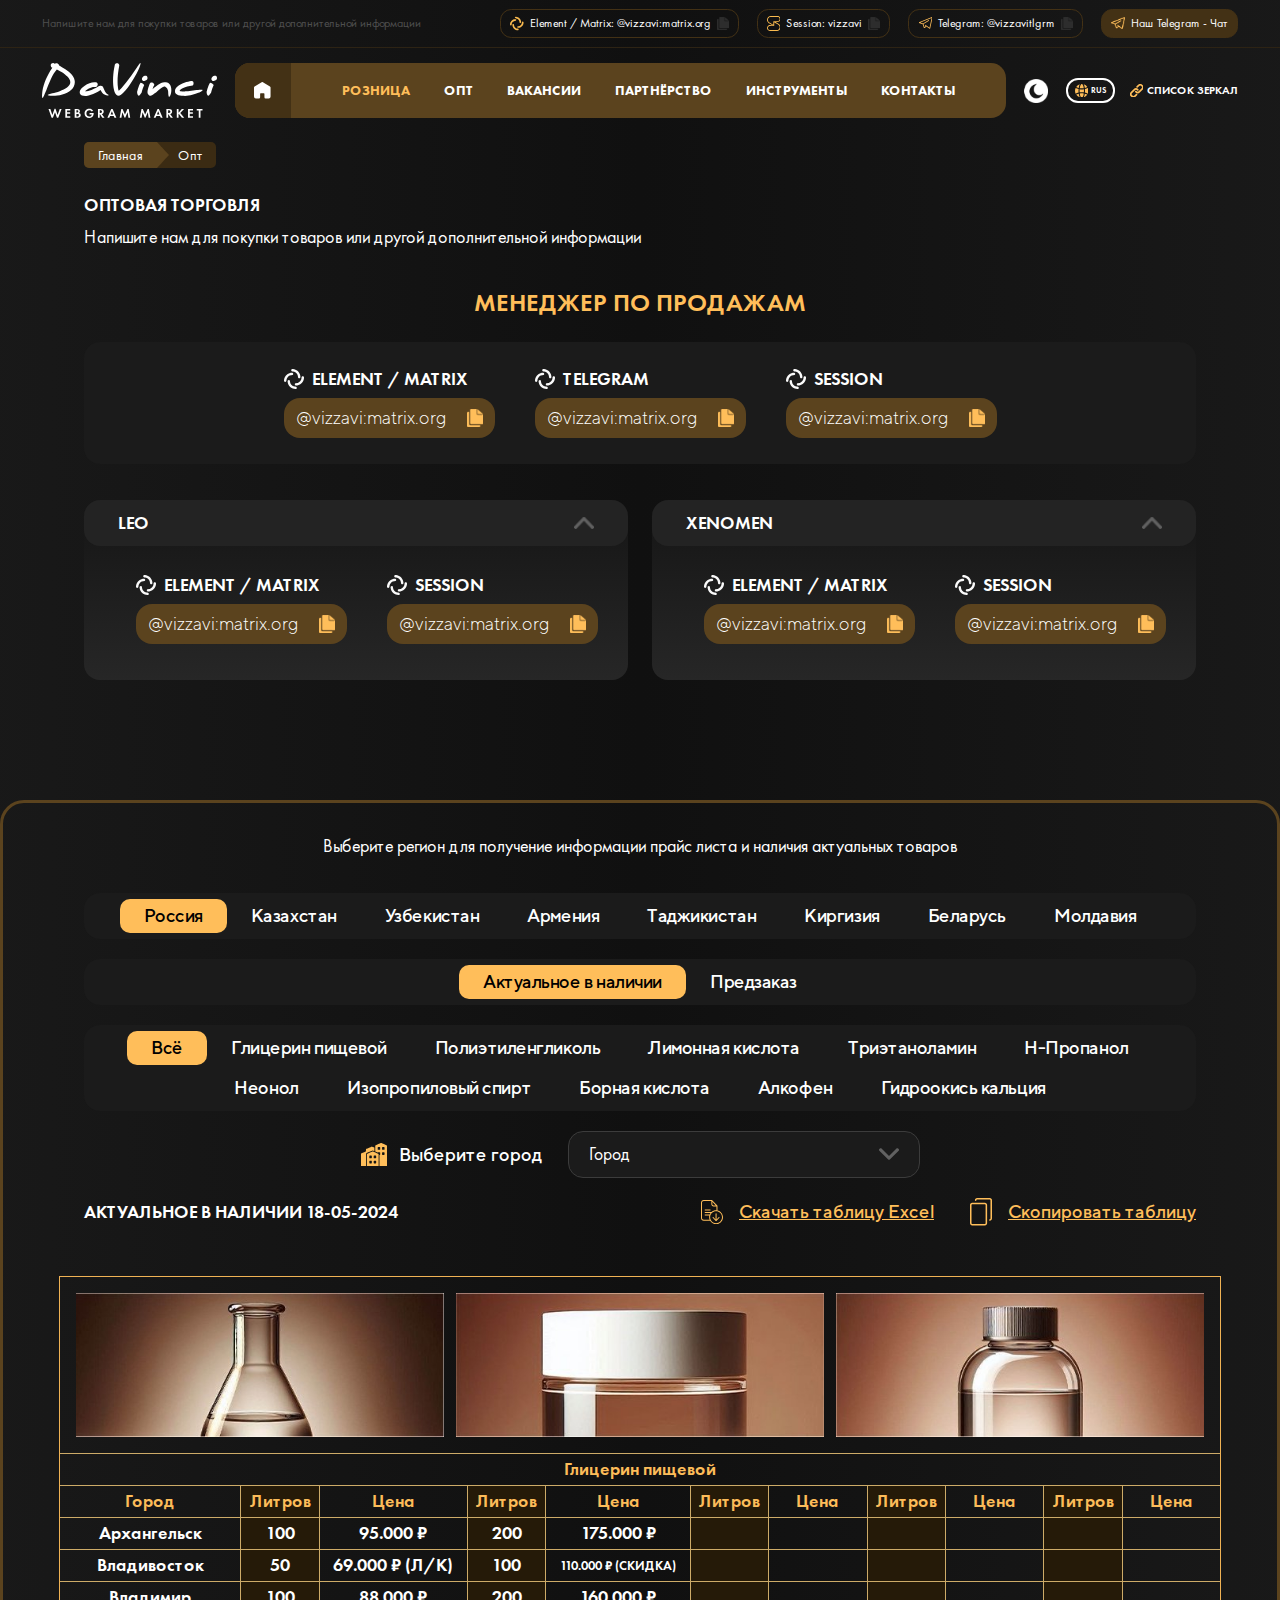
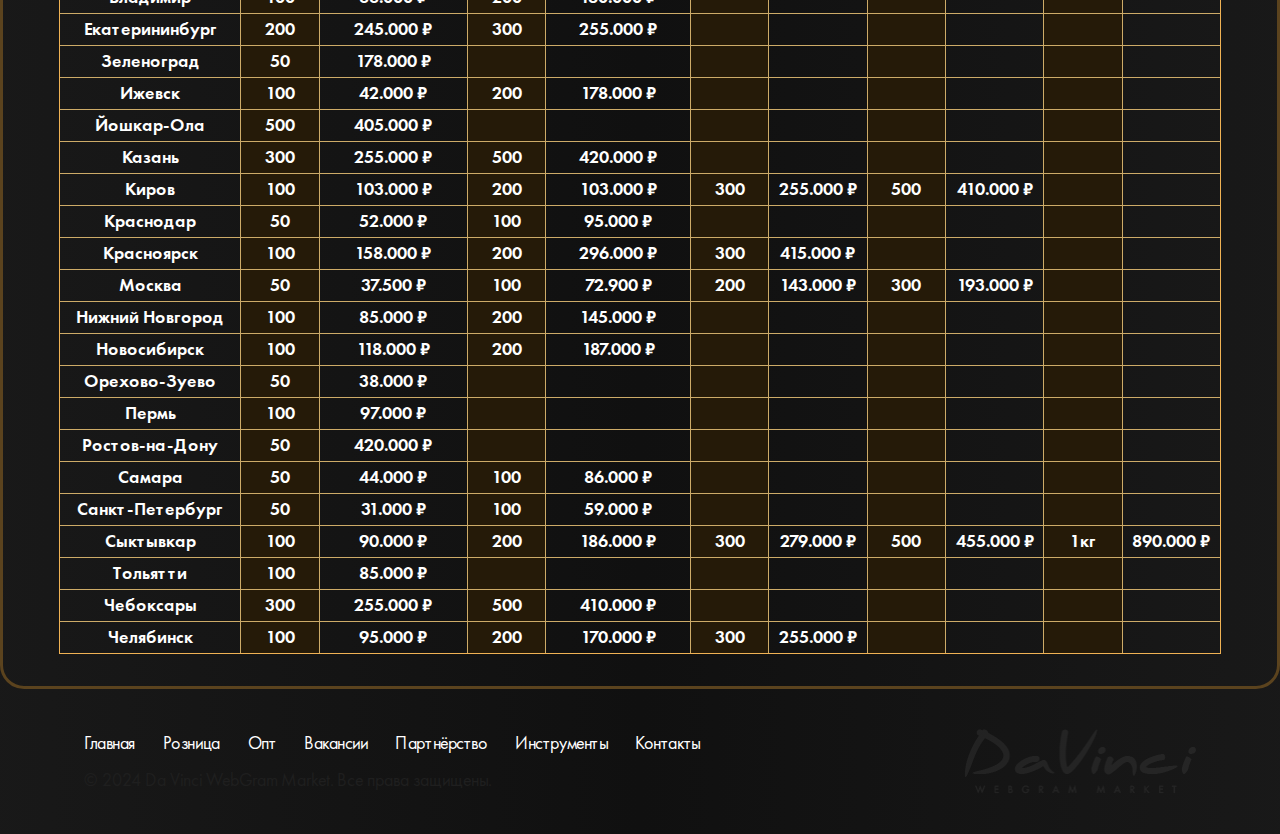
<file: trade2.html>
<!DOCTYPE html>
<html data-theme="light" lang="ru">

<head>
    <meta charset="UTF-8">
    <meta name="viewport" content="width=device-width, initial-scale=1.0">
    <meta name="description" content="">
    <meta name="keywords" content="">
    <link rel="stylesheet" href="css/libs.min.css">
    <link rel="stylesheet" href="css/style.min.css">
    <title>ОПТОВАЯ ТОРГОВЛЯ</title>
</head>


<body class="m-page">
    <div class="wrapper">
        <header class="header">
            <div class="header-top">
                <div class="container">
                    <div class="header-top__inner">
                        <div class="header-top__hint text16">
                            Напишите нам для покупки товаров или другой дополнительной информации
                        </div>

                        <div class="header-top__nav">
                            <div class="header-btn">
                                <svg xmlns="http://www.w3.org/2000/svg" xmlns:v="https://svgstorm.com" viewBox="0 0 672 747" width="672" height="747">
                                    <g fill="None" fill-opacity="0.0" stroke="#000000" stroke-opacity="0.00" stroke-width="0.3">
                                        <path d="
M 0.00 403.00 
C 0.50 403.00 1.00 403.00 1.00 403.00
C 1.00 374.04 12.32 341.80 23.31 316.31 C 34.29 290.81 48.63 270.39 66.75 249.75 C 84.88 229.11 102.17 213.46 125.23 199.23 C 148.29 185.00 175.20 172.33 202.07 166.07 C 228.94 159.82 269.58 150.82 294.23 166.77 C 318.88 182.72 313.01 228.54 285.31 236.30 C 257.60 244.07 220.52 241.16 194.92 254.92 C 169.33 268.69 150.06 278.45 130.25 300.25 C 110.44 322.05 101.31 342.58 90.22 369.22 C 79.14 395.87 89.04 434.64 68.25 457.25 C 47.45 479.85 6.36 465.00 0.00 437.00
L 0.00 747.00
L 672.00 747.00
L 672.00 344.00
C 668.80 372.00 660.78 404.70 649.08 430.08 C 637.37 455.45 624.08 476.08 605.75 496.75 C 587.43 517.42 570.44 533.04 547.30 547.30 C 524.17 561.56 497.68 574.47 470.78 580.78 C 443.87 587.09 402.31 596.21 377.77 580.23 C 353.23 564.25 358.68 519.25 386.08 511.08 C 413.47 502.90 451.52 505.89 477.08 492.08 C 502.63 478.26 521.96 468.57 541.75 446.75 C 561.55 424.93 570.70 404.43 581.78 377.78 C 592.85 351.12 582.96 312.37 603.75 289.75 C 624.54 267.14 665.67 281.96 672.00 310.00
L 672.00 0.00
L 0.00 0.00
L 0.00 403.00
M 303.00 37.00 
C 329.59 39.57 361.33 47.02 385.68 57.32 C 410.03 67.62 430.51 79.87 450.75 96.25 C 470.99 112.62 485.77 127.95 500.77 149.23 C 515.77 170.51 528.05 191.49 536.78 217.22 C 545.50 242.96 552.16 276.01 552.00 305.00 C 551.84 333.99 522.34 356.19 493.77 343.23 C 465.21 330.27 470.97 293.64 466.01 267.99 C 461.04 242.35 449.59 216.52 434.08 195.92 C 418.57 175.32 403.04 159.16 380.75 146.25 C 358.46 133.34 329.86 120.43 303.00 120.00 C 276.14 119.57 241.43 113.34 241.02 78.98 C 240.62 44.61 273.71 34.17 303.00 37.00
M 169.00 400.00 
C 202.46 405.43 201.79 441.84 204.00 468.00 C 206.20 494.17 218.96 521.65 232.75 543.25 C 246.55 564.84 262.21 581.19 283.70 595.30 C 305.18 609.42 331.04 622.63 357.22 625.78 C 383.41 628.93 419.66 625.37 428.92 657.08 C 438.19 688.78 411.26 711.54 382.00 710.00 C 352.74 708.46 321.73 702.95 295.92 693.08 C 270.12 683.20 250.10 672.29 228.75 656.25 C 207.41 640.21 193.44 626.20 176.75 605.25 C 160.05 584.31 150.20 564.10 139.07 538.93 C 127.95 513.75 124.17 482.52 121.00 454.00 C 117.83 425.48 135.15 394.50 169.00 400.00 Z" />
                                    </g>
                                    <g fill="None" fill-opacity="0.0" stroke="#FEBE51" stroke-opacity="0.98" stroke-width="0.3">
                                        <path d="
M 303.00 37.00 
C 273.71 34.17 240.62 44.61 241.02 78.98 C 241.43 113.34 276.14 119.57 303.00 120.00 C 329.86 120.43 358.46 133.34 380.75 146.25 C 403.04 159.16 418.57 175.32 434.08 195.92 C 449.59 216.52 461.04 242.35 466.01 267.99 C 470.97 293.64 465.21 330.27 493.77 343.23 C 522.34 356.19 551.84 333.99 552.00 305.00 C 552.16 276.01 545.50 242.96 536.78 217.22 C 528.05 191.49 515.77 170.51 500.77 149.23 C 485.77 127.95 470.99 112.62 450.75 96.25 C 430.51 79.87 410.03 67.62 385.68 57.32 C 361.33 47.02 329.59 39.57 303.00 37.00 Z" />
                                    </g>
                                    <g fill="None" fill-opacity="0.0" stroke="#FEBE50" stroke-opacity="0.98" stroke-width="0.3">
                                        <path d="
M 1.00 403.00 
C 1.00 405.84 1.79 409.98 0.00 412.00
L 0.00 437.00
C 6.36 465.00 47.45 479.85 68.25 457.25 C 89.04 434.64 79.14 395.87 90.22 369.22 C 101.31 342.58 110.44 322.05 130.25 300.25 C 150.06 278.45 169.33 268.69 194.92 254.92 C 220.52 241.16 257.60 244.07 285.31 236.30 C 313.01 228.54 318.88 182.72 294.23 166.77 C 269.58 150.82 228.94 159.82 202.07 166.07 C 175.20 172.33 148.29 185.00 125.23 199.23 C 102.17 213.46 84.88 229.11 66.75 249.75 C 48.63 270.39 34.29 290.81 23.31 316.31 C 12.32 341.80 1.00 374.04 1.00 403.00 Z" />
                                    </g>
                                    <g fill="None" fill-opacity="0.0" stroke="#FEBE51" stroke-opacity="0.98" stroke-width="0.3">
                                        <path d="
M 672.00 344.00 
L 672.00 310.00
C 665.67 281.96 624.54 267.14 603.75 289.75 C 582.96 312.37 592.85 351.12 581.78 377.78 C 570.70 404.43 561.55 424.93 541.75 446.75 C 521.96 468.57 502.63 478.26 477.08 492.08 C 451.52 505.89 413.47 502.90 386.08 511.08 C 358.68 519.25 353.23 564.25 377.77 580.23 C 402.31 596.21 443.87 587.09 470.78 580.78 C 497.68 574.47 524.17 561.56 547.30 547.30 C 570.44 533.04 587.43 517.42 605.75 496.75 C 624.08 476.08 637.37 455.45 649.08 430.08 C 660.78 404.70 668.80 372.00 672.00 344.00 Z" />
                                    </g>
                                    <g fill="None" fill-opacity="0.0" stroke="#FEBE50" stroke-opacity="0.98" stroke-width="0.3">
                                        <path d="
M 169.00 400.00 
C 135.15 394.50 117.83 425.48 121.00 454.00 C 124.17 482.52 127.95 513.75 139.07 538.93 C 150.20 564.10 160.05 584.31 176.75 605.25 C 193.44 626.20 207.41 640.21 228.75 656.25 C 250.10 672.29 270.12 683.20 295.92 693.08 C 321.73 702.95 352.74 708.46 382.00 710.00 C 411.26 711.54 438.19 688.78 428.92 657.08 C 419.66 625.37 383.41 628.93 357.22 625.78 C 331.04 622.63 305.18 609.42 283.70 595.30 C 262.21 581.19 246.55 564.84 232.75 543.25 C 218.96 521.65 206.20 494.17 204.00 468.00 C 201.79 441.84 202.46 405.43 169.00 400.00 Z" />
                                    </g>
                                    <g fill="None" fill-opacity="0.0" stroke="#FFC153" stroke-opacity="0.28" stroke-width="0.3">
                                        <path d="
M 0.00 412.00 
C 1.79 409.98 1.00 405.84 1.00 403.00
C 1.00 403.00 0.50 403.00 0.00 403.00
L 0.00 412.00 Z" />
                                    </g>
                                    <g fill="#000000" fill-opacity="0.00" stroke="None">
                                        <path d="
M 0.00 403.00 
C 0.50 403.00 1.00 403.00 1.00 403.00
C 1.00 374.04 12.32 341.80 23.31 316.31 C 34.29 290.81 48.63 270.39 66.75 249.75 C 84.88 229.11 102.17 213.46 125.23 199.23 C 148.29 185.00 175.20 172.33 202.07 166.07 C 228.94 159.82 269.58 150.82 294.23 166.77 C 318.88 182.72 313.01 228.54 285.31 236.30 C 257.60 244.07 220.52 241.16 194.92 254.92 C 169.33 268.69 150.06 278.45 130.25 300.25 C 110.44 322.05 101.31 342.58 90.22 369.22 C 79.14 395.87 89.04 434.64 68.25 457.25 C 47.45 479.85 6.36 465.00 0.00 437.00
L 0.00 747.00
L 672.00 747.00
L 672.00 344.00
C 668.80 372.00 660.78 404.70 649.08 430.08 C 637.37 455.45 624.08 476.08 605.75 496.75 C 587.43 517.42 570.44 533.04 547.30 547.30 C 524.17 561.56 497.68 574.47 470.78 580.78 C 443.87 587.09 402.31 596.21 377.77 580.23 C 353.23 564.25 358.68 519.25 386.08 511.08 C 413.47 502.90 451.52 505.89 477.08 492.08 C 502.63 478.26 521.96 468.57 541.75 446.75 C 561.55 424.93 570.70 404.43 581.78 377.78 C 592.85 351.12 582.96 312.37 603.75 289.75 C 624.54 267.14 665.67 281.96 672.00 310.00
L 672.00 0.00
L 0.00 0.00
L 0.00 403.00
M 303.00 37.00 
C 329.59 39.57 361.33 47.02 385.68 57.32 C 410.03 67.62 430.51 79.87 450.75 96.25 C 470.99 112.62 485.77 127.95 500.77 149.23 C 515.77 170.51 528.05 191.49 536.78 217.22 C 545.50 242.96 552.16 276.01 552.00 305.00 C 551.84 333.99 522.34 356.19 493.77 343.23 C 465.21 330.27 470.97 293.64 466.01 267.99 C 461.04 242.35 449.59 216.52 434.08 195.92 C 418.57 175.32 403.04 159.16 380.75 146.25 C 358.46 133.34 329.86 120.43 303.00 120.00 C 276.14 119.57 241.43 113.34 241.02 78.98 C 240.62 44.61 273.71 34.17 303.00 37.00
M 169.00 400.00 
C 202.46 405.43 201.79 441.84 204.00 468.00 C 206.20 494.17 218.96 521.65 232.75 543.25 C 246.55 564.84 262.21 581.19 283.70 595.30 C 305.18 609.42 331.04 622.63 357.22 625.78 C 383.41 628.93 419.66 625.37 428.92 657.08 C 438.19 688.78 411.26 711.54 382.00 710.00 C 352.74 708.46 321.73 702.95 295.92 693.08 C 270.12 683.20 250.10 672.29 228.75 656.25 C 207.41 640.21 193.44 626.20 176.75 605.25 C 160.05 584.31 150.20 564.10 139.07 538.93 C 127.95 513.75 124.17 482.52 121.00 454.00 C 117.83 425.48 135.15 394.50 169.00 400.00 Z" />
                                    </g>
                                    <g fill="#FEBE51" fill-opacity="0.98" stroke="None">
                                        <path d="
M 303.00 37.00 
C 273.71 34.17 240.62 44.61 241.02 78.98 C 241.43 113.34 276.14 119.57 303.00 120.00 C 329.86 120.43 358.46 133.34 380.75 146.25 C 403.04 159.16 418.57 175.32 434.08 195.92 C 449.59 216.52 461.04 242.35 466.01 267.99 C 470.97 293.64 465.21 330.27 493.77 343.23 C 522.34 356.19 551.84 333.99 552.00 305.00 C 552.16 276.01 545.50 242.96 536.78 217.22 C 528.05 191.49 515.77 170.51 500.77 149.23 C 485.77 127.95 470.99 112.62 450.75 96.25 C 430.51 79.87 410.03 67.62 385.68 57.32 C 361.33 47.02 329.59 39.57 303.00 37.00 Z" />
                                    </g>
                                    <g fill="#FEBE50" fill-opacity="0.98" stroke="None">
                                        <path d="
M 1.00 403.00 
C 1.00 405.84 1.79 409.98 0.00 412.00
L 0.00 437.00
C 6.36 465.00 47.45 479.85 68.25 457.25 C 89.04 434.64 79.14 395.87 90.22 369.22 C 101.31 342.58 110.44 322.05 130.25 300.25 C 150.06 278.45 169.33 268.69 194.92 254.92 C 220.52 241.16 257.60 244.07 285.31 236.30 C 313.01 228.54 318.88 182.72 294.23 166.77 C 269.58 150.82 228.94 159.82 202.07 166.07 C 175.20 172.33 148.29 185.00 125.23 199.23 C 102.17 213.46 84.88 229.11 66.75 249.75 C 48.63 270.39 34.29 290.81 23.31 316.31 C 12.32 341.80 1.00 374.04 1.00 403.00 Z" />
                                    </g>
                                    <g fill="#FEBE51" fill-opacity="0.98" stroke="None">
                                        <path d="
M 672.00 344.00 
L 672.00 310.00
C 665.67 281.96 624.54 267.14 603.75 289.75 C 582.96 312.37 592.85 351.12 581.78 377.78 C 570.70 404.43 561.55 424.93 541.75 446.75 C 521.96 468.57 502.63 478.26 477.08 492.08 C 451.52 505.89 413.47 502.90 386.08 511.08 C 358.68 519.25 353.23 564.25 377.77 580.23 C 402.31 596.21 443.87 587.09 470.78 580.78 C 497.68 574.47 524.17 561.56 547.30 547.30 C 570.44 533.04 587.43 517.42 605.75 496.75 C 624.08 476.08 637.37 455.45 649.08 430.08 C 660.78 404.70 668.80 372.00 672.00 344.00 Z" />
                                    </g>
                                    <g fill="#FEBE50" fill-opacity="0.98" stroke="None">
                                        <path d="
M 169.00 400.00 
C 135.15 394.50 117.83 425.48 121.00 454.00 C 124.17 482.52 127.95 513.75 139.07 538.93 C 150.20 564.10 160.05 584.31 176.75 605.25 C 193.44 626.20 207.41 640.21 228.75 656.25 C 250.10 672.29 270.12 683.20 295.92 693.08 C 321.73 702.95 352.74 708.46 382.00 710.00 C 411.26 711.54 438.19 688.78 428.92 657.08 C 419.66 625.37 383.41 628.93 357.22 625.78 C 331.04 622.63 305.18 609.42 283.70 595.30 C 262.21 581.19 246.55 564.84 232.75 543.25 C 218.96 521.65 206.20 494.17 204.00 468.00 C 201.79 441.84 202.46 405.43 169.00 400.00 Z" />
                                    </g>
                                    <g fill="#FFC153" fill-opacity="0.28" stroke="None">
                                        <path d="
M 0.00 412.00 
C 1.79 409.98 1.00 405.84 1.00 403.00
C 1.00 403.00 0.50 403.00 0.00 403.00
L 0.00 412.00 Z" />
                                    </g>
                                </svg>
                                <div class="header-btn__title">
                                    Element / Matrix: @vizzavi:matrix.org
                                </div>
                                <button data-copy="@vizzavi:matrix.org" class="header-btn__copy copy-btn">
                                    <img class="_view1" src="img/copy.png" alt="">
                                    <img class="_view2" src="img/copy3.png" alt="">
                                </button>
                            </div>
                            <div class="header-btn">
                                <svg xmlns="http://www.w3.org/2000/svg" xmlns:v="https://svgstorm.com" viewBox="0 0 672 747" width="672" height="747">
                                    <g fill="None" fill-opacity="0.0" stroke="#000000" stroke-opacity="0.00" stroke-width="0.3">
                                        <path d="
M 0.00 176.00 
C 6.53 78.52 92.73 1.00 190.00 1.00
C 189.96 1.00 190.00 0.00 190.00 0.00
L 0.00 0.00
L 0.00 176.00 Z" />
                                    </g>
                                    <g fill="None" fill-opacity="0.0" stroke="#FFBD54" stroke-opacity="0.25" stroke-width="0.3">
                                        <path d="
M 190.00 1.00 
C 213.00 1.00 236.00 1.00 259.00 1.00
C 258.96 1.00 259.00 0.00 259.00 0.00
L 190.00 0.00
C 190.00 0.00 189.96 1.00 190.00 1.00 Z" />
                                    </g>
                                    <g fill="None" fill-opacity="0.0" stroke="#FEBE50" stroke-opacity="0.44" stroke-width="0.3">
                                        <path d="
M 259.00 1.00 
C 310.33 1.00 361.67 1.00 413.00 1.00
C 412.96 1.00 413.00 0.00 413.00 0.00
L 259.00 0.00
C 259.00 0.00 258.96 1.00 259.00 1.00 Z" />
                                    </g>
                                    <g fill="None" fill-opacity="0.0" stroke="#FFBD53" stroke-opacity="0.25" stroke-width="0.3">
                                        <path d="
M 413.00 1.00 
C 449.33 1.00 485.67 1.00 522.00 1.00
C 521.96 1.00 522.00 0.00 522.00 0.00
L 413.00 0.00
C 413.00 0.00 412.96 1.00 413.00 1.00 Z" />
                                    </g>
                                    <g fill="None" fill-opacity="0.0" stroke="#000000" stroke-opacity="0.00" stroke-width="0.3">
                                        <path d="
M 522.00 1.00 
C 598.02 1.00 665.42 62.68 672.00 138.00
L 672.00 0.00
L 522.00 0.00
C 522.00 0.00 521.96 1.00 522.00 1.00 Z" />
                                    </g>
                                    <g fill="None" fill-opacity="0.0" stroke="#FEBE51" stroke-opacity="0.98" stroke-width="0.3">
                                        <path d="
M 0.00 176.00 
L 0.00 182.00
C 1.63 187.26 1.69 195.81 0.00 201.00
L 0.00 205.00
C 3.09 229.19 10.67 257.62 21.77 279.23 C 32.87 300.84 45.27 317.34 62.25 334.75 C 79.23 352.16 99.65 362.16 119.70 374.30 C 139.74 386.45 161.67 396.28 181.69 408.31 C 201.72 420.33 225.87 428.93 241.00 446.00
C 212.43 447.53 176.19 447.17 148.00 447.00 C 119.81 446.83 94.99 455.40 72.75 468.75 C 50.51 482.11 37.77 494.56 23.75 515.75 C 9.72 536.94 2.59 564.17 0.00 589.00
L 0.00 598.00
C 2.94 628.68 10.48 660.86 30.30 685.70 C 50.13 710.54 67.92 724.20 97.69 736.31 C 127.47 748.41 172.07 746.00 206.00 746.00
C 216.67 746.00 227.33 746.00 238.00 746.00
C 311.00 746.00 384.00 746.00 457.00 746.00
C 463.33 746.00 469.67 746.00 476.00 746.00
C 528.21 746.00 576.74 728.80 614.25 692.25 C 651.75 655.69 669.63 608.84 672.00 558.00
L 672.00 552.00
C 670.22 521.05 660.09 483.76 644.70 457.31 C 629.30 430.85 611.13 409.95 586.25 392.75 C 561.38 375.54 534.67 363.38 508.92 348.08 C 483.18 332.77 454.02 321.82 432.00 302.00
C 459.86 298.40 496.92 299.93 525.00 300.00 C 553.08 300.07 576.15 290.04 599.23 278.23 C 622.31 266.42 633.14 251.68 646.92 230.92 C 660.70 210.16 668.95 184.38 672.00 160.00
L 672.00 156.00
C 670.42 152.73 670.29 146.20 672.00 143.00
L 672.00 138.00
C 665.42 62.68 598.02 1.00 522.00 1.00
C 485.67 1.00 449.33 1.00 413.00 1.00
C 361.67 1.00 310.33 1.00 259.00 1.00
C 236.00 1.00 213.00 1.00 190.00 1.00
C 92.73 1.00 6.53 78.52 0.00 176.00
M 495.00 46.00 
C 506.26 46.00 520.60 45.74 531.22 46.78 C 541.85 47.81 552.12 49.80 561.22 53.78 C 570.33 57.75 577.14 61.51 584.75 67.25 C 592.35 73.00 597.70 78.96 603.75 86.25 C 609.80 93.54 613.46 100.44 617.92 109.08 C 622.39 117.71 624.82 127.93 626.00 138.00 C 627.18 148.07 627.34 161.99 624.67 171.67 C 622.00 181.35 619.45 191.20 614.70 199.69 C 609.94 208.19 605.95 214.29 599.25 221.25 C 592.55 228.21 587.29 232.92 579.25 238.25 C 571.22 243.59 563.71 246.83 553.98 249.98 C 544.24 253.12 533.30 255.87 522.00 256.00 C 510.70 256.13 496.83 255.92 485.00 256.00 C 473.17 256.08 460.02 255.90 448.00 256.00 C 435.98 256.10 423.01 255.83 411.00 256.00 C 398.99 256.17 384.68 255.65 373.00 256.00 C 361.32 256.35 346.75 255.21 336.00 256.00 C 325.25 256.79 316.68 260.09 314.07 271.07 C 311.47 282.05 313.43 295.99 313.00 308.00 C 312.57 320.01 313.04 332.52 313.00 345.00 C 312.96 357.48 312.69 368.96 313.00 382.00 C 313.31 395.04 312.12 404.93 313.00 419.00 C 313.88 433.07 300.70 424.07 292.92 419.08 C 285.14 414.09 276.77 410.76 268.92 406.08 C 261.08 401.40 253.24 397.19 245.30 392.70 C 237.37 388.20 229.20 384.33 221.31 379.69 C 213.41 375.06 205.02 370.33 196.92 366.08 C 188.83 361.82 181.40 356.84 173.30 352.70 C 165.21 348.55 157.30 343.98 149.30 339.70 C 141.31 335.41 133.45 331.06 125.77 326.23 C 118.09 321.40 110.57 316.18 103.30 310.70 C 96.04 305.21 90.75 299.10 84.75 292.25 C 78.74 285.41 73.73 278.95 69.08 270.92 C 64.43 262.89 59.83 254.73 56.22 245.78 C 52.62 236.82 50.00 226.86 48.01 216.99 C 46.02 207.12 44.45 193.55 45.00 183.00 C 45.55 172.45 48.50 161.62 50.93 151.93 C 53.35 142.23 57.42 133.28 61.77 124.77 C 66.12 116.26 70.26 109.32 76.25 102.25 C 82.23 95.18 87.32 89.55 94.25 83.25 C 101.17 76.95 107.24 72.45 115.25 67.25 C 123.25 62.04 131.72 58.61 141.07 55.07 C 150.43 51.54 160.01 49.36 170.67 47.67 C 181.33 45.98 194.19 45.78 206.00 46.00 C 217.81 46.22 230.82 45.91 243.00 46.00 C 255.18 46.09 268.69 45.96 281.00 46.00 C 293.31 46.04 305.68 45.98 318.00 46.00 C 330.32 46.02 342.67 45.99 355.00 46.00 C 367.33 46.01 379.67 46.00 392.00 46.00
C 400.66 45.26 409.64 45.00 418.00 45.00
C 439.33 45.00 460.67 45.00 482.00 45.00
C 486.41 45.00 491.34 45.65 495.00 46.00
M 173.00 491.00 
C 177.39 490.58 182.93 490.00 188.00 490.00
C 201.62 490.00 215.40 490.18 229.00 490.00 C 242.60 489.82 257.56 490.45 271.00 490.00 C 284.44 489.55 299.02 491.06 312.00 490.00 C 324.98 488.94 339.76 493.72 350.69 486.70 C 361.63 479.67 358.63 466.62 359.00 454.00 C 359.37 441.38 359.01 425.57 359.00 412.00 C 358.99 398.43 359.42 385.41 359.00 371.00 C 358.58 356.59 360.08 344.56 359.00 329.00 C 357.92 313.44 372.46 323.35 381.23 328.77 C 389.99 334.19 398.77 338.28 407.70 343.31 C 416.62 348.33 425.61 353.63 434.70 358.30 C 443.78 362.98 452.29 367.88 461.25 372.75 C 470.20 377.62 479.49 382.54 488.23 387.77 C 496.97 393.00 505.85 397.29 514.70 402.31 C 523.54 407.32 532.87 412.33 541.70 417.31 C 550.52 422.28 558.67 428.15 566.75 434.25 C 574.84 440.35 581.30 446.21 587.77 454.23 C 594.24 462.25 600.11 469.80 604.92 479.08 C 609.73 488.36 615.53 496.29 617.98 507.02 C 620.42 517.76 624.85 529.47 626.00 541.00 C 627.14 552.53 627.02 567.78 625.00 579.00 C 622.99 590.22 619.35 601.19 615.23 611.23 C 611.11 621.27 606.78 630.18 600.70 638.70 C 594.61 647.22 588.79 652.88 581.25 660.25 C 573.71 667.62 566.95 673.50 557.77 678.77 C 548.59 684.04 540.54 688.25 529.92 691.92 C 519.31 695.60 508.01 698.30 495.98 699.98 C 483.94 701.65 469.16 700.88 456.00 701.00 C 442.84 701.12 427.53 700.94 414.00 701.00 C 400.47 701.06 386.71 700.97 373.00 701.00 C 359.29 701.03 344.80 700.98 331.00 701.00 C 317.20 701.02 302.76 700.97 289.00 701.00 C 275.24 701.03 261.66 700.94 248.00 701.00 C 234.34 701.06 219.46 700.88 206.00 701.00 C 192.54 701.12 177.97 700.73 165.00 701.00 C 152.03 701.27 137.73 700.50 126.33 697.67 C 114.92 694.85 106.80 691.15 97.30 685.70 C 87.81 680.24 82.08 674.40 74.25 666.75 C 66.42 659.10 61.76 651.92 56.69 642.31 C 51.63 632.69 48.93 622.40 46.67 611.33 C 44.41 600.26 45.34 584.73 47.93 573.93 C 50.52 563.13 53.50 553.35 59.25 544.25 C 65.01 535.16 69.54 528.03 77.75 520.75 C 85.97 513.47 91.33 508.43 101.23 503.23 C 111.13 498.02 121.53 494.94 133.22 493.22 C 144.91 491.50 160.51 491.00 173.00 491.00 Z" />
                                    </g>
                                    <g fill="None" fill-opacity="0.0" stroke="#FFBF4D" stroke-opacity="0.08" stroke-width="0.3">
                                        <path d="
M 393.00 46.00 
C 401.33 46.00 409.67 46.00 418.00 46.00
C 417.96 46.00 418.00 45.00 418.00 45.00
C 409.64 45.00 400.66 45.26 393.00 46.00 Z" />
                                    </g>
                                    <g fill="None" fill-opacity="0.0" stroke="#FE8080" stroke-opacity="0.01" stroke-width="0.3">
                                        <path d="
M 418.00 46.00 
C 439.33 46.00 460.67 46.00 482.00 46.00
C 481.96 46.00 482.00 45.00 482.00 45.00
C 460.67 45.00 439.33 45.00 418.00 45.00
C 418.00 45.00 417.96 46.00 418.00 46.00 Z" />
                                    </g>
                                    <g fill="None" fill-opacity="0.0" stroke="#FFBE50" stroke-opacity="0.12" stroke-width="0.3">
                                        <path d="
M 482.00 46.00 
C 486.33 46.00 490.67 46.00 495.00 46.00
C 491.34 45.65 486.41 45.00 482.00 45.00
C 482.00 45.00 481.96 46.00 482.00 46.00 Z" />
                                    </g>
                                    <g fill="None" fill-opacity="0.0" stroke="#000000" stroke-opacity="0.00" stroke-width="0.3">
                                        <path d="
M 495.00 46.00 
C 490.67 46.00 486.33 46.00 482.00 46.00
C 460.67 46.00 439.33 46.00 418.00 46.00
C 409.67 46.00 401.33 46.00 393.00 46.00
C 379.67 46.00 367.33 46.01 355.00 46.00 C 342.67 45.99 330.32 46.02 318.00 46.00 C 305.68 45.98 293.31 46.04 281.00 46.00 C 268.69 45.96 255.18 46.09 243.00 46.00 C 230.82 45.91 217.81 46.22 206.00 46.00 C 194.19 45.78 181.33 45.98 170.67 47.67 C 160.01 49.36 150.43 51.54 141.07 55.07 C 131.72 58.61 123.25 62.04 115.25 67.25 C 107.24 72.45 101.17 76.95 94.25 83.25 C 87.32 89.55 82.23 95.18 76.25 102.25 C 70.26 109.32 66.12 116.26 61.77 124.77 C 57.42 133.28 53.35 142.23 50.93 151.93 C 48.50 161.62 45.55 172.45 45.00 183.00 C 44.45 193.55 46.02 207.12 48.01 216.99 C 50.00 226.86 52.62 236.82 56.22 245.78 C 59.83 254.73 64.43 262.89 69.08 270.92 C 73.73 278.95 78.74 285.41 84.75 292.25 C 90.75 299.10 96.04 305.21 103.30 310.70 C 110.57 316.18 118.09 321.40 125.77 326.23 C 133.45 331.06 141.31 335.41 149.30 339.70 C 157.30 343.98 165.21 348.55 173.30 352.70 C 181.40 356.84 188.83 361.82 196.92 366.08 C 205.02 370.33 213.41 375.06 221.31 379.69 C 229.20 384.33 237.37 388.20 245.30 392.70 C 253.24 397.19 261.08 401.40 268.92 406.08 C 276.77 410.76 285.14 414.09 292.92 419.08 C 300.70 424.07 313.88 433.07 313.00 419.00 C 312.12 404.93 313.31 395.04 313.00 382.00 C 312.69 368.96 312.96 357.48 313.00 345.00 C 313.04 332.52 312.57 320.01 313.00 308.00 C 313.43 295.99 311.47 282.05 314.07 271.07 C 316.68 260.09 325.25 256.79 336.00 256.00 C 346.75 255.21 361.32 256.35 373.00 256.00 C 384.68 255.65 398.99 256.17 411.00 256.00 C 423.01 255.83 435.98 256.10 448.00 256.00 C 460.02 255.90 473.17 256.08 485.00 256.00 C 496.83 255.92 510.70 256.13 522.00 256.00 C 533.30 255.87 544.24 253.12 553.98 249.98 C 563.71 246.83 571.22 243.59 579.25 238.25 C 587.29 232.92 592.55 228.21 599.25 221.25 C 605.95 214.29 609.94 208.19 614.70 199.69 C 619.45 191.20 622.00 181.35 624.67 171.67 C 627.34 161.99 627.18 148.07 626.00 138.00 C 624.82 127.93 622.39 117.71 617.92 109.08 C 613.46 100.44 609.80 93.54 603.75 86.25 C 597.70 78.96 592.35 73.00 584.75 67.25 C 577.14 61.51 570.33 57.75 561.22 53.78 C 552.12 49.80 541.85 47.81 531.22 46.78 C 520.60 45.74 506.26 46.00 495.00 46.00 Z" />
                                    </g>
                                    <g fill="None" fill-opacity="0.0" stroke="#FEBF51" stroke-opacity="0.51" stroke-width="0.3">
                                        <path d="
M 672.00 156.00 
L 672.00 143.00
C 670.29 146.20 670.42 152.73 672.00 156.00 Z" />
                                    </g>
                                    <g fill="None" fill-opacity="0.0" stroke="#000000" stroke-opacity="0.00" stroke-width="0.3">
                                        <path d="
M 672.00 552.00 
L 672.00 160.00
C 668.95 184.38 660.70 210.16 646.92 230.92 C 633.14 251.68 622.31 266.42 599.23 278.23 C 576.15 290.04 553.08 300.07 525.00 300.00 C 496.92 299.93 459.86 298.40 432.00 302.00
C 454.02 321.82 483.18 332.77 508.92 348.08 C 534.67 363.38 561.38 375.54 586.25 392.75 C 611.13 409.95 629.30 430.85 644.70 457.31 C 660.09 483.76 670.22 521.05 672.00 552.00 Z" />
                                    </g>
                                    <g fill="None" fill-opacity="0.0" stroke="#FEBF51" stroke-opacity="0.60" stroke-width="0.3">
                                        <path d="
M 0.00 201.00 
C 1.69 195.81 1.63 187.26 0.00 182.00
L 0.00 201.00 Z" />
                                    </g>
                                    <g fill="None" fill-opacity="0.0" stroke="#000000" stroke-opacity="0.00" stroke-width="0.3">
                                        <path d="
M 0.00 589.00 
C 2.59 564.17 9.72 536.94 23.75 515.75 C 37.77 494.56 50.51 482.11 72.75 468.75 C 94.99 455.40 119.81 446.83 148.00 447.00 C 176.19 447.17 212.43 447.53 241.00 446.00
C 225.87 428.93 201.72 420.33 181.69 408.31 C 161.67 396.28 139.74 386.45 119.70 374.30 C 99.65 362.16 79.23 352.16 62.25 334.75 C 45.27 317.34 32.87 300.84 21.77 279.23 C 10.67 257.62 3.09 229.19 0.00 205.00
L 0.00 589.00 Z" />
                                    </g>
                                    <g fill="None" fill-opacity="0.0" stroke="#000000" stroke-opacity="0.00" stroke-width="0.3">
                                        <path d="
M 188.00 490.00 
C 183.61 490.42 178.07 491.00 173.00 491.00
C 160.51 491.00 144.91 491.50 133.22 493.22 C 121.53 494.94 111.13 498.02 101.23 503.23 C 91.33 508.43 85.97 513.47 77.75 520.75 C 69.54 528.03 65.01 535.16 59.25 544.25 C 53.50 553.35 50.52 563.13 47.93 573.93 C 45.34 584.73 44.41 600.26 46.67 611.33 C 48.93 622.40 51.63 632.69 56.69 642.31 C 61.76 651.92 66.42 659.10 74.25 666.75 C 82.08 674.40 87.81 680.24 97.30 685.70 C 106.80 691.15 114.92 694.85 126.33 697.67 C 137.73 700.50 152.03 701.27 165.00 701.00 C 177.97 700.73 192.54 701.12 206.00 701.00 C 219.46 700.88 234.34 701.06 248.00 701.00 C 261.66 700.94 275.24 701.03 289.00 701.00 C 302.76 700.97 317.20 701.02 331.00 701.00 C 344.80 700.98 359.29 701.03 373.00 701.00 C 386.71 700.97 400.47 701.06 414.00 701.00 C 427.53 700.94 442.84 701.12 456.00 701.00 C 469.16 700.88 483.94 701.65 495.98 699.98 C 508.01 698.30 519.31 695.60 529.92 691.92 C 540.54 688.25 548.59 684.04 557.77 678.77 C 566.95 673.50 573.71 667.62 581.25 660.25 C 588.79 652.88 594.61 647.22 600.70 638.70 C 606.78 630.18 611.11 621.27 615.23 611.23 C 619.35 601.19 622.99 590.22 625.00 579.00 C 627.02 567.78 627.14 552.53 626.00 541.00 C 624.85 529.47 620.42 517.76 617.98 507.02 C 615.53 496.29 609.73 488.36 604.92 479.08 C 600.11 469.80 594.24 462.25 587.77 454.23 C 581.30 446.21 574.84 440.35 566.75 434.25 C 558.67 428.15 550.52 422.28 541.70 417.31 C 532.87 412.33 523.54 407.32 514.70 402.31 C 505.85 397.29 496.97 393.00 488.23 387.77 C 479.49 382.54 470.20 377.62 461.25 372.75 C 452.29 367.88 443.78 362.98 434.70 358.30 C 425.61 353.63 416.62 348.33 407.70 343.31 C 398.77 338.28 389.99 334.19 381.23 328.77 C 372.46 323.35 357.92 313.44 359.00 329.00 C 360.08 344.56 358.58 356.59 359.00 371.00 C 359.42 385.41 358.99 398.43 359.00 412.00 C 359.01 425.57 359.37 441.38 359.00 454.00 C 358.63 466.62 361.63 479.67 350.69 486.70 C 339.76 493.72 324.98 488.94 312.00 490.00 C 299.02 491.06 284.44 489.55 271.00 490.00 C 257.56 490.45 242.60 489.82 229.00 490.00 C 215.40 490.18 201.62 490.00 188.00 490.00 Z" />
                                    </g>
                                    <g fill="None" fill-opacity="0.0" stroke="#FE8080" stroke-opacity="0.01" stroke-width="0.3">
                                        <path d="
M 173.00 491.00 
C 178.07 491.00 183.61 490.42 188.00 490.00
C 182.93 490.00 177.39 490.58 173.00 491.00 Z" />
                                    </g>
                                    <g fill="None" fill-opacity="0.0" stroke="#000000" stroke-opacity="0.00" stroke-width="0.3">
                                        <path d="
M 476.00 746.00 
C 476.04 746.00 476.00 747.00 476.00 747.00
L 672.00 747.00
L 672.00 558.00
C 669.63 608.84 651.75 655.69 614.25 692.25 C 576.74 728.80 528.21 746.00 476.00 746.00 Z" />
                                    </g>
                                    <g fill="None" fill-opacity="0.0" stroke="#000000" stroke-opacity="0.00" stroke-width="0.3">
                                        <path d="
M 0.00 747.00 
L 206.00 747.00
C 206.00 746.50 206.00 746.00 206.00 746.00
C 172.07 746.00 127.47 748.41 97.69 736.31 C 67.92 724.20 50.13 710.54 30.30 685.70 C 10.48 660.86 2.94 628.68 0.00 598.00
L 0.00 747.00 Z" />
                                    </g>
                                    <g fill="None" fill-opacity="0.0" stroke="#FE8080" stroke-opacity="0.01" stroke-width="0.3">
                                        <path d="
M 206.00 747.00 
L 238.00 747.00
C 238.00 746.50 238.00 746.00 238.00 746.00
C 227.33 746.00 216.67 746.00 206.00 746.00
C 206.00 746.00 206.00 746.50 206.00 747.00 Z" />
                                    </g>
                                    <g fill="None" fill-opacity="0.0" stroke="#FFBC52" stroke-opacity="0.15" stroke-width="0.3">
                                        <path d="
M 238.00 747.00 
L 457.00 747.00
C 457.00 746.50 457.00 746.00 457.00 746.00
C 384.00 746.00 311.00 746.00 238.00 746.00
C 238.00 746.00 238.00 746.50 238.00 747.00 Z" />
                                    </g>
                                    <g fill="None" fill-opacity="0.0" stroke="#FE8080" stroke-opacity="0.01" stroke-width="0.3">
                                        <path d="
M 457.00 747.00 
L 476.00 747.00
C 476.00 747.00 476.04 746.00 476.00 746.00
C 469.67 746.00 463.33 746.00 457.00 746.00
C 457.00 746.00 457.00 746.50 457.00 747.00 Z" />
                                    </g>
                                    <g fill="#000000" fill-opacity="0.00" stroke="None">
                                        <path d="
M 0.00 176.00 
C 6.53 78.52 92.73 1.00 190.00 1.00
C 189.96 1.00 190.00 0.00 190.00 0.00
L 0.00 0.00
L 0.00 176.00 Z" />
                                    </g>
                                    <g fill="#FFBD54" fill-opacity="0.25" stroke="None">
                                        <path d="
M 190.00 1.00 
C 213.00 1.00 236.00 1.00 259.00 1.00
C 258.96 1.00 259.00 0.00 259.00 0.00
L 190.00 0.00
C 190.00 0.00 189.96 1.00 190.00 1.00 Z" />
                                    </g>
                                    <g fill="#FEBE50" fill-opacity="0.44" stroke="None">
                                        <path d="
M 259.00 1.00 
C 310.33 1.00 361.67 1.00 413.00 1.00
C 412.96 1.00 413.00 0.00 413.00 0.00
L 259.00 0.00
C 259.00 0.00 258.96 1.00 259.00 1.00 Z" />
                                    </g>
                                    <g fill="#FFBD53" fill-opacity="0.25" stroke="None">
                                        <path d="
M 413.00 1.00 
C 449.33 1.00 485.67 1.00 522.00 1.00
C 521.96 1.00 522.00 0.00 522.00 0.00
L 413.00 0.00
C 413.00 0.00 412.96 1.00 413.00 1.00 Z" />
                                    </g>
                                    <g fill="#000000" fill-opacity="0.00" stroke="None">
                                        <path d="
M 522.00 1.00 
C 598.02 1.00 665.42 62.68 672.00 138.00
L 672.00 0.00
L 522.00 0.00
C 522.00 0.00 521.96 1.00 522.00 1.00 Z" />
                                    </g>
                                    <g fill="#FEBE51" fill-opacity="0.98" stroke="None">
                                        <path d="
M 0.00 176.00 
L 0.00 182.00
C 1.63 187.26 1.69 195.81 0.00 201.00
L 0.00 205.00
C 3.09 229.19 10.67 257.62 21.77 279.23 C 32.87 300.84 45.27 317.34 62.25 334.75 C 79.23 352.16 99.65 362.16 119.70 374.30 C 139.74 386.45 161.67 396.28 181.69 408.31 C 201.72 420.33 225.87 428.93 241.00 446.00
C 212.43 447.53 176.19 447.17 148.00 447.00 C 119.81 446.83 94.99 455.40 72.75 468.75 C 50.51 482.11 37.77 494.56 23.75 515.75 C 9.72 536.94 2.59 564.17 0.00 589.00
L 0.00 598.00
C 2.94 628.68 10.48 660.86 30.30 685.70 C 50.13 710.54 67.92 724.20 97.69 736.31 C 127.47 748.41 172.07 746.00 206.00 746.00
C 216.67 746.00 227.33 746.00 238.00 746.00
C 311.00 746.00 384.00 746.00 457.00 746.00
C 463.33 746.00 469.67 746.00 476.00 746.00
C 528.21 746.00 576.74 728.80 614.25 692.25 C 651.75 655.69 669.63 608.84 672.00 558.00
L 672.00 552.00
C 670.22 521.05 660.09 483.76 644.70 457.31 C 629.30 430.85 611.13 409.95 586.25 392.75 C 561.38 375.54 534.67 363.38 508.92 348.08 C 483.18 332.77 454.02 321.82 432.00 302.00
C 459.86 298.40 496.92 299.93 525.00 300.00 C 553.08 300.07 576.15 290.04 599.23 278.23 C 622.31 266.42 633.14 251.68 646.92 230.92 C 660.70 210.16 668.95 184.38 672.00 160.00
L 672.00 156.00
C 670.42 152.73 670.29 146.20 672.00 143.00
L 672.00 138.00
C 665.42 62.68 598.02 1.00 522.00 1.00
C 485.67 1.00 449.33 1.00 413.00 1.00
C 361.67 1.00 310.33 1.00 259.00 1.00
C 236.00 1.00 213.00 1.00 190.00 1.00
C 92.73 1.00 6.53 78.52 0.00 176.00
M 495.00 46.00 
C 506.26 46.00 520.60 45.74 531.22 46.78 C 541.85 47.81 552.12 49.80 561.22 53.78 C 570.33 57.75 577.14 61.51 584.75 67.25 C 592.35 73.00 597.70 78.96 603.75 86.25 C 609.80 93.54 613.46 100.44 617.92 109.08 C 622.39 117.71 624.82 127.93 626.00 138.00 C 627.18 148.07 627.34 161.99 624.67 171.67 C 622.00 181.35 619.45 191.20 614.70 199.69 C 609.94 208.19 605.95 214.29 599.25 221.25 C 592.55 228.21 587.29 232.92 579.25 238.25 C 571.22 243.59 563.71 246.83 553.98 249.98 C 544.24 253.12 533.30 255.87 522.00 256.00 C 510.70 256.13 496.83 255.92 485.00 256.00 C 473.17 256.08 460.02 255.90 448.00 256.00 C 435.98 256.10 423.01 255.83 411.00 256.00 C 398.99 256.17 384.68 255.65 373.00 256.00 C 361.32 256.35 346.75 255.21 336.00 256.00 C 325.25 256.79 316.68 260.09 314.07 271.07 C 311.47 282.05 313.43 295.99 313.00 308.00 C 312.57 320.01 313.04 332.52 313.00 345.00 C 312.96 357.48 312.69 368.96 313.00 382.00 C 313.31 395.04 312.12 404.93 313.00 419.00 C 313.88 433.07 300.70 424.07 292.92 419.08 C 285.14 414.09 276.77 410.76 268.92 406.08 C 261.08 401.40 253.24 397.19 245.30 392.70 C 237.37 388.20 229.20 384.33 221.31 379.69 C 213.41 375.06 205.02 370.33 196.92 366.08 C 188.83 361.82 181.40 356.84 173.30 352.70 C 165.21 348.55 157.30 343.98 149.30 339.70 C 141.31 335.41 133.45 331.06 125.77 326.23 C 118.09 321.40 110.57 316.18 103.30 310.70 C 96.04 305.21 90.75 299.10 84.75 292.25 C 78.74 285.41 73.73 278.95 69.08 270.92 C 64.43 262.89 59.83 254.73 56.22 245.78 C 52.62 236.82 50.00 226.86 48.01 216.99 C 46.02 207.12 44.45 193.55 45.00 183.00 C 45.55 172.45 48.50 161.62 50.93 151.93 C 53.35 142.23 57.42 133.28 61.77 124.77 C 66.12 116.26 70.26 109.32 76.25 102.25 C 82.23 95.18 87.32 89.55 94.25 83.25 C 101.17 76.95 107.24 72.45 115.25 67.25 C 123.25 62.04 131.72 58.61 141.07 55.07 C 150.43 51.54 160.01 49.36 170.67 47.67 C 181.33 45.98 194.19 45.78 206.00 46.00 C 217.81 46.22 230.82 45.91 243.00 46.00 C 255.18 46.09 268.69 45.96 281.00 46.00 C 293.31 46.04 305.68 45.98 318.00 46.00 C 330.32 46.02 342.67 45.99 355.00 46.00 C 367.33 46.01 379.67 46.00 392.00 46.00
C 400.66 45.26 409.64 45.00 418.00 45.00
C 439.33 45.00 460.67 45.00 482.00 45.00
C 486.41 45.00 491.34 45.65 495.00 46.00
M 173.00 491.00 
C 177.39 490.58 182.93 490.00 188.00 490.00
C 201.62 490.00 215.40 490.18 229.00 490.00 C 242.60 489.82 257.56 490.45 271.00 490.00 C 284.44 489.55 299.02 491.06 312.00 490.00 C 324.98 488.94 339.76 493.72 350.69 486.70 C 361.63 479.67 358.63 466.62 359.00 454.00 C 359.37 441.38 359.01 425.57 359.00 412.00 C 358.99 398.43 359.42 385.41 359.00 371.00 C 358.58 356.59 360.08 344.56 359.00 329.00 C 357.92 313.44 372.46 323.35 381.23 328.77 C 389.99 334.19 398.77 338.28 407.70 343.31 C 416.62 348.33 425.61 353.63 434.70 358.30 C 443.78 362.98 452.29 367.88 461.25 372.75 C 470.20 377.62 479.49 382.54 488.23 387.77 C 496.97 393.00 505.85 397.29 514.70 402.31 C 523.54 407.32 532.87 412.33 541.70 417.31 C 550.52 422.28 558.67 428.15 566.75 434.25 C 574.84 440.35 581.30 446.21 587.77 454.23 C 594.24 462.25 600.11 469.80 604.92 479.08 C 609.73 488.36 615.53 496.29 617.98 507.02 C 620.42 517.76 624.85 529.47 626.00 541.00 C 627.14 552.53 627.02 567.78 625.00 579.00 C 622.99 590.22 619.35 601.19 615.23 611.23 C 611.11 621.27 606.78 630.18 600.70 638.70 C 594.61 647.22 588.79 652.88 581.25 660.25 C 573.71 667.62 566.95 673.50 557.77 678.77 C 548.59 684.04 540.54 688.25 529.92 691.92 C 519.31 695.60 508.01 698.30 495.98 699.98 C 483.94 701.65 469.16 700.88 456.00 701.00 C 442.84 701.12 427.53 700.94 414.00 701.00 C 400.47 701.06 386.71 700.97 373.00 701.00 C 359.29 701.03 344.80 700.98 331.00 701.00 C 317.20 701.02 302.76 700.97 289.00 701.00 C 275.24 701.03 261.66 700.94 248.00 701.00 C 234.34 701.06 219.46 700.88 206.00 701.00 C 192.54 701.12 177.97 700.73 165.00 701.00 C 152.03 701.27 137.73 700.50 126.33 697.67 C 114.92 694.85 106.80 691.15 97.30 685.70 C 87.81 680.24 82.08 674.40 74.25 666.75 C 66.42 659.10 61.76 651.92 56.69 642.31 C 51.63 632.69 48.93 622.40 46.67 611.33 C 44.41 600.26 45.34 584.73 47.93 573.93 C 50.52 563.13 53.50 553.35 59.25 544.25 C 65.01 535.16 69.54 528.03 77.75 520.75 C 85.97 513.47 91.33 508.43 101.23 503.23 C 111.13 498.02 121.53 494.94 133.22 493.22 C 144.91 491.50 160.51 491.00 173.00 491.00 Z" />
                                    </g>
                                    <g fill="#FFBF4D" fill-opacity="0.08" stroke="None">
                                        <path d="
M 393.00 46.00 
C 401.33 46.00 409.67 46.00 418.00 46.00
C 417.96 46.00 418.00 45.00 418.00 45.00
C 409.64 45.00 400.66 45.26 393.00 46.00 Z" />
                                    </g>
                                    <g fill="#FE8080" fill-opacity="0.01" stroke="None">
                                        <path d="
M 418.00 46.00 
C 439.33 46.00 460.67 46.00 482.00 46.00
C 481.96 46.00 482.00 45.00 482.00 45.00
C 460.67 45.00 439.33 45.00 418.00 45.00
C 418.00 45.00 417.96 46.00 418.00 46.00 Z" />
                                    </g>
                                    <g fill="#FFBE50" fill-opacity="0.12" stroke="None">
                                        <path d="
M 482.00 46.00 
C 486.33 46.00 490.67 46.00 495.00 46.00
C 491.34 45.65 486.41 45.00 482.00 45.00
C 482.00 45.00 481.96 46.00 482.00 46.00 Z" />
                                    </g>
                                    <g fill="#000000" fill-opacity="0.00" stroke="None">
                                        <path d="
M 495.00 46.00 
C 490.67 46.00 486.33 46.00 482.00 46.00
C 460.67 46.00 439.33 46.00 418.00 46.00
C 409.67 46.00 401.33 46.00 393.00 46.00
C 379.67 46.00 367.33 46.01 355.00 46.00 C 342.67 45.99 330.32 46.02 318.00 46.00 C 305.68 45.98 293.31 46.04 281.00 46.00 C 268.69 45.96 255.18 46.09 243.00 46.00 C 230.82 45.91 217.81 46.22 206.00 46.00 C 194.19 45.78 181.33 45.98 170.67 47.67 C 160.01 49.36 150.43 51.54 141.07 55.07 C 131.72 58.61 123.25 62.04 115.25 67.25 C 107.24 72.45 101.17 76.95 94.25 83.25 C 87.32 89.55 82.23 95.18 76.25 102.25 C 70.26 109.32 66.12 116.26 61.77 124.77 C 57.42 133.28 53.35 142.23 50.93 151.93 C 48.50 161.62 45.55 172.45 45.00 183.00 C 44.45 193.55 46.02 207.12 48.01 216.99 C 50.00 226.86 52.62 236.82 56.22 245.78 C 59.83 254.73 64.43 262.89 69.08 270.92 C 73.73 278.95 78.74 285.41 84.75 292.25 C 90.75 299.10 96.04 305.21 103.30 310.70 C 110.57 316.18 118.09 321.40 125.77 326.23 C 133.45 331.06 141.31 335.41 149.30 339.70 C 157.30 343.98 165.21 348.55 173.30 352.70 C 181.40 356.84 188.83 361.82 196.92 366.08 C 205.02 370.33 213.41 375.06 221.31 379.69 C 229.20 384.33 237.37 388.20 245.30 392.70 C 253.24 397.19 261.08 401.40 268.92 406.08 C 276.77 410.76 285.14 414.09 292.92 419.08 C 300.70 424.07 313.88 433.07 313.00 419.00 C 312.12 404.93 313.31 395.04 313.00 382.00 C 312.69 368.96 312.96 357.48 313.00 345.00 C 313.04 332.52 312.57 320.01 313.00 308.00 C 313.43 295.99 311.47 282.05 314.07 271.07 C 316.68 260.09 325.25 256.79 336.00 256.00 C 346.75 255.21 361.32 256.35 373.00 256.00 C 384.68 255.65 398.99 256.17 411.00 256.00 C 423.01 255.83 435.98 256.10 448.00 256.00 C 460.02 255.90 473.17 256.08 485.00 256.00 C 496.83 255.92 510.70 256.13 522.00 256.00 C 533.30 255.87 544.24 253.12 553.98 249.98 C 563.71 246.83 571.22 243.59 579.25 238.25 C 587.29 232.92 592.55 228.21 599.25 221.25 C 605.95 214.29 609.94 208.19 614.70 199.69 C 619.45 191.20 622.00 181.35 624.67 171.67 C 627.34 161.99 627.18 148.07 626.00 138.00 C 624.82 127.93 622.39 117.71 617.92 109.08 C 613.46 100.44 609.80 93.54 603.75 86.25 C 597.70 78.96 592.35 73.00 584.75 67.25 C 577.14 61.51 570.33 57.75 561.22 53.78 C 552.12 49.80 541.85 47.81 531.22 46.78 C 520.60 45.74 506.26 46.00 495.00 46.00 Z" />
                                    </g>
                                    <g fill="#FEBF51" fill-opacity="0.51" stroke="None">
                                        <path d="
M 672.00 156.00 
L 672.00 143.00
C 670.29 146.20 670.42 152.73 672.00 156.00 Z" />
                                    </g>
                                    <g fill="#000000" fill-opacity="0.00" stroke="None">
                                        <path d="
M 672.00 552.00 
L 672.00 160.00
C 668.95 184.38 660.70 210.16 646.92 230.92 C 633.14 251.68 622.31 266.42 599.23 278.23 C 576.15 290.04 553.08 300.07 525.00 300.00 C 496.92 299.93 459.86 298.40 432.00 302.00
C 454.02 321.82 483.18 332.77 508.92 348.08 C 534.67 363.38 561.38 375.54 586.25 392.75 C 611.13 409.95 629.30 430.85 644.70 457.31 C 660.09 483.76 670.22 521.05 672.00 552.00 Z" />
                                    </g>
                                    <g fill="#FEBF51" fill-opacity="0.60" stroke="None">
                                        <path d="
M 0.00 201.00 
C 1.69 195.81 1.63 187.26 0.00 182.00
L 0.00 201.00 Z" />
                                    </g>
                                    <g fill="#000000" fill-opacity="0.00" stroke="None">
                                        <path d="
M 0.00 589.00 
C 2.59 564.17 9.72 536.94 23.75 515.75 C 37.77 494.56 50.51 482.11 72.75 468.75 C 94.99 455.40 119.81 446.83 148.00 447.00 C 176.19 447.17 212.43 447.53 241.00 446.00
C 225.87 428.93 201.72 420.33 181.69 408.31 C 161.67 396.28 139.74 386.45 119.70 374.30 C 99.65 362.16 79.23 352.16 62.25 334.75 C 45.27 317.34 32.87 300.84 21.77 279.23 C 10.67 257.62 3.09 229.19 0.00 205.00
L 0.00 589.00 Z" />
                                    </g>
                                    <g fill="#000000" fill-opacity="0.00" stroke="None">
                                        <path d="
M 188.00 490.00 
C 183.61 490.42 178.07 491.00 173.00 491.00
C 160.51 491.00 144.91 491.50 133.22 493.22 C 121.53 494.94 111.13 498.02 101.23 503.23 C 91.33 508.43 85.97 513.47 77.75 520.75 C 69.54 528.03 65.01 535.16 59.25 544.25 C 53.50 553.35 50.52 563.13 47.93 573.93 C 45.34 584.73 44.41 600.26 46.67 611.33 C 48.93 622.40 51.63 632.69 56.69 642.31 C 61.76 651.92 66.42 659.10 74.25 666.75 C 82.08 674.40 87.81 680.24 97.30 685.70 C 106.80 691.15 114.92 694.85 126.33 697.67 C 137.73 700.50 152.03 701.27 165.00 701.00 C 177.97 700.73 192.54 701.12 206.00 701.00 C 219.46 700.88 234.34 701.06 248.00 701.00 C 261.66 700.94 275.24 701.03 289.00 701.00 C 302.76 700.97 317.20 701.02 331.00 701.00 C 344.80 700.98 359.29 701.03 373.00 701.00 C 386.71 700.97 400.47 701.06 414.00 701.00 C 427.53 700.94 442.84 701.12 456.00 701.00 C 469.16 700.88 483.94 701.65 495.98 699.98 C 508.01 698.30 519.31 695.60 529.92 691.92 C 540.54 688.25 548.59 684.04 557.77 678.77 C 566.95 673.50 573.71 667.62 581.25 660.25 C 588.79 652.88 594.61 647.22 600.70 638.70 C 606.78 630.18 611.11 621.27 615.23 611.23 C 619.35 601.19 622.99 590.22 625.00 579.00 C 627.02 567.78 627.14 552.53 626.00 541.00 C 624.85 529.47 620.42 517.76 617.98 507.02 C 615.53 496.29 609.73 488.36 604.92 479.08 C 600.11 469.80 594.24 462.25 587.77 454.23 C 581.30 446.21 574.84 440.35 566.75 434.25 C 558.67 428.15 550.52 422.28 541.70 417.31 C 532.87 412.33 523.54 407.32 514.70 402.31 C 505.85 397.29 496.97 393.00 488.23 387.77 C 479.49 382.54 470.20 377.62 461.25 372.75 C 452.29 367.88 443.78 362.98 434.70 358.30 C 425.61 353.63 416.62 348.33 407.70 343.31 C 398.77 338.28 389.99 334.19 381.23 328.77 C 372.46 323.35 357.92 313.44 359.00 329.00 C 360.08 344.56 358.58 356.59 359.00 371.00 C 359.42 385.41 358.99 398.43 359.00 412.00 C 359.01 425.57 359.37 441.38 359.00 454.00 C 358.63 466.62 361.63 479.67 350.69 486.70 C 339.76 493.72 324.98 488.94 312.00 490.00 C 299.02 491.06 284.44 489.55 271.00 490.00 C 257.56 490.45 242.60 489.82 229.00 490.00 C 215.40 490.18 201.62 490.00 188.00 490.00 Z" />
                                    </g>
                                    <g fill="#FE8080" fill-opacity="0.01" stroke="None">
                                        <path d="
M 173.00 491.00 
C 178.07 491.00 183.61 490.42 188.00 490.00
C 182.93 490.00 177.39 490.58 173.00 491.00 Z" />
                                    </g>
                                    <g fill="#000000" fill-opacity="0.00" stroke="None">
                                        <path d="
M 476.00 746.00 
C 476.04 746.00 476.00 747.00 476.00 747.00
L 672.00 747.00
L 672.00 558.00
C 669.63 608.84 651.75 655.69 614.25 692.25 C 576.74 728.80 528.21 746.00 476.00 746.00 Z" />
                                    </g>
                                    <g fill="#000000" fill-opacity="0.00" stroke="None">
                                        <path d="
M 0.00 747.00 
L 206.00 747.00
C 206.00 746.50 206.00 746.00 206.00 746.00
C 172.07 746.00 127.47 748.41 97.69 736.31 C 67.92 724.20 50.13 710.54 30.30 685.70 C 10.48 660.86 2.94 628.68 0.00 598.00
L 0.00 747.00 Z" />
                                    </g>
                                    <g fill="#FE8080" fill-opacity="0.01" stroke="None">
                                        <path d="
M 206.00 747.00 
L 238.00 747.00
C 238.00 746.50 238.00 746.00 238.00 746.00
C 227.33 746.00 216.67 746.00 206.00 746.00
C 206.00 746.00 206.00 746.50 206.00 747.00 Z" />
                                    </g>
                                    <g fill="#FFBC52" fill-opacity="0.15" stroke="None">
                                        <path d="
M 238.00 747.00 
L 457.00 747.00
C 457.00 746.50 457.00 746.00 457.00 746.00
C 384.00 746.00 311.00 746.00 238.00 746.00
C 238.00 746.00 238.00 746.50 238.00 747.00 Z" />
                                    </g>
                                    <g fill="#FE8080" fill-opacity="0.01" stroke="None">
                                        <path d="
M 457.00 747.00 
L 476.00 747.00
C 476.00 747.00 476.04 746.00 476.00 746.00
C 469.67 746.00 463.33 746.00 457.00 746.00
C 457.00 746.00 457.00 746.50 457.00 747.00 Z" />
                                    </g>
                                </svg>
                                <div class="header-btn__title">
                                    Session: vizzavi
                                </div>
                                <button data-copy="vizzavi" class="header-btn__copy copy-btn">
                                    <img class="_view1" src="img/copy.png" alt="">
                                    <img class="_view2" src="img/copy3.png" alt="">
                                </button>
                            </div>
                            <div class="header-btn">
                                <svg xmlns="http://www.w3.org/2000/svg" viewBox="0 33.87300109863281 511.9339904785156 444.18701171875">
                                    <g>
                                        <path d="M491.638 33.873 0 232.752v28.747l140.811 43.47 44.533 142.87 35.549-.006 57.315-58.642 120.991 88.869 23.55-8.96 89.185-418.193zM398.25 440.14 238.903 323.099l-17.76 24.178 32.646 23.979-46.372 46.58-36.387-116.734 210.759-125.839-15.379-25.758-213.86 127.69-103.462-31.939L476.702 72.277z" fill="#ffbe5a" opacity="1" data-original="#000000" class=""></path>
                                    </g>
                                </svg>
                                <div class="header-btn__title">
                                    Telegram: @vizzavitlgrm
                                </div>
                                <button data-copy="@vizzavitlgrm" class="header-btn__copy copy-btn">
                                    <img class="_view1" src="img/copy.png" alt="">
                                    <img class="_view2" src="img/copy3.png" alt="">
                                </button>
                            </div>
                            <a href="" class="header-btn header-btn--tg-chat">
                                <img src="img/tg.png" class="header-btn__icon" alt="">
                                <span class="header-btn__title">
                        Наш Telegram - Чат
                    </span>
                            </a>
                        </div>
                    </div>
                </div>
            </div>

            <div class="header-bottom">
                <div class="container">
                    <div class="header-bottom__inner">
                        <button class="burger _toggle-menu">
                            <svg xmlns="http://www.w3.org/2000/svg" viewBox="2.000000238418579 4.5 20 15">
                                <g>
                                    <path d="M3.5 7.5h17a1.5 1.5 0 1 0 0-3h-17a1.5 1.5 0 1 0 0 3zM20.5 10.5h-17a1.5 1.5 0 1 0 0 3h17a1.5 1.5 0 1 0 0-3zM20.5 16.5h-17a1.5 1.5 0 1 0 0 3h17a1.5 1.5 0 1 0 0-3z" fill="#d3b06d" opacity="1" data-original="#000000" />
                                </g>
                            </svg>
                        </button>
                        <a href="" class="header__logo">
                            <img class="_view1" src="img/logo.svg" alt="">
                            <img class="_view2" src="img/logo2.svg" alt="">
                        </a>

                        <div class="desktop-menu">
                            <a href="" class="desktop-menu__home ">
                                <svg xmlns="http://www.w3.org/2000/svg" viewBox="5 5.329662322998047 54 53.67033767700195">
                                    <g>
                                        <path d="M59 23.132V53a6.006 6.006 0 0 1-6 6H43a4 4 0 0 1-4-4V44a2 2 0 0 0-2-2H27a2 2 0 0 0-2 2v11a4 4 0 0 1-4 4H11a6.006 6.006 0 0 1-6-6V23.132A4.019 4.019 0 0 1 6.942 19.7l23-13.8a4 4 0 0 1 4.117 0l23 13.8A4.019 4.019 0 0 1 59 23.132z" fill="#848484" opacity="1" data-original="#000000" class=""></path>
                                    </g>
                                </svg>
                            </a>
                            <div class="desktop-menu__items">
                                <a href="" class="desktop-menu__item _active">розница</a>
                                <a href="" class="desktop-menu__item ">опт</a>
                                <a href="" class="desktop-menu__item ">вакансии</a>
                                <a href="" class="desktop-menu__item ">партнёрство</a>
                                <a href="" class="desktop-menu__item ">ИНСТРУМЕНТЫ</a>
                                <a href="" class="desktop-menu__item ">Контакты</a>
                            </div>
                        </div>

                        <div class="header-action">
                            <button class="theme-btn">
                                <img src="img/theme.png" alt="" class="_view1">
                                <img src="img/theme2.png" alt="" class="_view2">
                            </button>

                            <div class="lang">
                                <div class="lang__show">
                                    <svg xmlns="http://www.w3.org/2000/svg" viewBox="5 5 50 50">
                                        <g fill="#000">
                                            <path d="M18.369 36.493C18.127 34.414 18 32.238 18 30s.127-4.414.369-6.493c-4.406-1.06-8.398-2.563-11.011-4.108C5.848 22.617 5 26.209 5 30s.848 7.383 2.358 10.602c2.613-1.546 6.605-3.049 11.011-4.109zM22.732 6.08a25.054 25.054 0 0 0-13.377 9.822c2.151 1.255 5.526 2.563 9.346 3.542.736-5.271 2.065-10.008 4.031-13.364zM18.701 40.556c-3.819.979-7.194 2.287-9.346 3.542a25.049 25.049 0 0 0 13.377 9.822c-1.966-3.356-3.295-8.093-4.031-13.364zM30 39c-2.473 0-4.978.267-7.375.701C23.837 48.689 26.683 55 30 55c3.316 0 6.162-6.309 7.375-15.295C34.974 39.269 32.467 39 30 39zM41.631 36.493C41.873 34.414 42 32.238 42 30s-.127-4.414-.369-6.493c4.406-1.06 8.398-2.563 11.011-4.108C54.152 22.617 55 26.209 55 30s-.848 7.383-2.358 10.602c-2.613-1.546-6.605-3.049-11.011-4.109zM37.268 6.08a25.05 25.05 0 0 1 13.377 9.822c-2.151 1.255-5.526 2.563-9.346 3.542-.736-5.271-2.065-10.008-4.031-13.364zM41.299 40.556c3.819.979 7.194 2.287 9.346 3.542a25.045 25.045 0 0 1-13.377 9.822c1.966-3.356 3.295-8.093 4.031-13.364zM37.788 24.296C35.23 24.738 32.586 25 30 25s-5.23-.262-7.788-.704C22.074 26.129 22 28.037 22 30s.074 3.871.212 5.704C24.77 35.262 27.414 35 30 35s5.23.262 7.788.704C37.926 33.871 38 31.963 38 30s-.074-3.871-.212-5.704zM30 5c-3.317 0-6.163 6.311-7.375 15.299 2.397.434 4.902.701 7.375.701s4.978-.267 7.375-.701C36.163 11.311 33.317 5 30 5z" fill="#ffbe5a" opacity="1" data-original="#000000" class="" />
                                        </g>
                                    </svg>
                                    <span>RUS</span>
                                </div>
                                <div class="lang__hidden">
                                    <div class="lang__hint">
                                        Выберите язык
                                    </div>
                                    <div class="lang__items">
                                        <a href="" class="lang__item _active">
                                            <img src="img/ru.png" alt="">
                                            <span>Русский</span>
                                        </a>
                                        <a href="" class="lang__item">
                                            <img src="img/en.png" alt="">
                                            <span>English</span>
                                        </a>
                                        <a href="" class="lang__item">
                                            <img src="img/ch.png" alt="">
                                            <span>中文</span>
                                        </a>
                                        <a href="" class="lang__item">
                                            <img src="img/por.png" alt="">
                                            <span>Português</span>
                                        </a>
                                        <a href="" class="lang__item">
                                            <img src="img/esp.png" alt="">
                                            <span>Español</span>
                                        </a>
                                        <a href="" class="lang__item">
                                            <img src="img/ind.png" alt="">
                                            <span>हिन्दी</span>
                                        </a>
                                        <a href="" class="lang__item">
                                            <img src="img/uae.png" alt="">
                                            <span>अरेबियन</span>
                                        </a>
                                        <a href="" class="lang__item">
                                            <img src="img/kaz.png" alt="">
                                            <span>Қазақ</span>
                                        </a>
                                        <a href="" class="lang__item">
                                            <img src="img/arm.png" alt="">
                                            <span>հայերեն</span>
                                        </a>
                                        <a href="" class="lang__item">
                                            <img src="img/az.png" alt="">
                                            <span>Azərbaycan</span>
                                        </a>
                                        <a href="" class="lang__item">
                                            <img src="img/mol.png" alt="">
                                            <span>Moldovenească</span>
                                        </a>
                                        <a href="" class="lang__item">
                                            <img src="img/tur.png" alt="">
                                            <span>Türkmen</span>
                                        </a>
                                        <a href="" class="lang__item">
                                            <img src="img/kg.png" alt="">
                                            <span>Кыргызча</span>
                                        </a>
                                        <a href="" class="lang__item">
                                            <img src="img/uk.png" alt="">
                                            <span>Український</span>
                                        </a>
                                        <a href="" class="lang__item">
                                            <img src="img/uz.png" alt="">
                                            <span>O'zbek</span>
                                        </a>
                                        <a href="" class="lang__item">
                                            <img src="img/tj.png" alt="">
                                            <span>Тоҷикӣ</span>
                                        </a>
                                    </div>
                                </div>
                            </div>

                            <a href="" class="header-action__link">
                                <svg xmlns="http://www.w3.org/2000/svg" viewBox="1.9508496522903442 2.0491507053375244 16 16.000001907348633">
                                    <g>
                                        <path fill="#ffbe5a" fill-rule="evenodd" d="M12.586 4.586a2 2 0 1 1 2.828 2.828l-3 3a2 2 0 0 1-2.828 0 1 1 0 0 0-1.414 1.414 4 4 0 0 0 5.656 0l3-3a4 4 0 0 0-5.656-5.656l-1.5 1.5a1 1 0 1 0 1.414 1.414zm-5 5a2 2 0 0 1 2.828 0 1 1 0 1 0 1.414-1.414 4 4 0 0 0-5.656 0l-3 3a4 4 0 1 0 5.656 5.656l1.5-1.5a1 1 0 1 0-1.414-1.414l-1.5 1.5a2 2 0 1 1-2.828-2.828z" clip-rule="evenodd" opacity="1" data-original="#000000" class=""></path>
                                    </g>
                                </svg>
                                <span>СПИСОК ЗЕРКАЛ</span>
                            </a>
                        </div>
                    </div>
                </div>
            </div>

            <div class="mob-panel">
                <a href="" class="mob-panel__btn ">
                    <svg xmlns="http://www.w3.org/2000/svg" viewBox="5 5.329662322998047 54 53.67033767700195">
                        <g>
                            <path d="M59 23.132V53a6.006 6.006 0 0 1-6 6H43a4 4 0 0 1-4-4V44a2 2 0 0 0-2-2H27a2 2 0 0 0-2 2v11a4 4 0 0 1-4 4H11a6.006 6.006 0 0 1-6-6V23.132A4.019 4.019 0 0 1 6.942 19.7l23-13.8a4 4 0 0 1 4.117 0l23 13.8A4.019 4.019 0 0 1 59 23.132z" fill="#848484" opacity="1" data-original="#000000" class=""></path>
                        </g>
                    </svg>
                </a>
                <a href="" class="mob-panel__btn">
                    <svg xmlns="http://www.w3.org/2000/svg" viewBox="4.2818922996521 2.5 91.43641662597656 95.00004577636719">
                        <g>
                            <path d="M50.005 9.254h-34.22l4.413-4.492A7.558 7.558 0 0 1 25.59 2.5h48.83c2.028 0 3.971.815 5.393 2.262l4.411 4.492zm42.922 84.563A11.096 11.096 0 0 1 84.67 97.5H15.342c-6.091.018-11.043-4.906-11.06-10.997-.002-.45.024-.9.078-1.346l5.852-62.364a7.558 7.558 0 0 1 7.525-6.852h64.535c3.901 0 7.161 2.97 7.525 6.853l5.853 62.43a11.107 11.107 0 0 1-2.723 8.593zM76.512 33.314a4.597 4.597 0 1 0-9.193 0v4.903c-.004 9.562-7.759 17.31-17.32 17.307-9.557-.004-17.304-7.75-17.307-17.307v-4.903a4.597 4.597 0 0 0-9.193 0v4.903c.001 14.64 11.87 26.505 26.51 26.504 14.636-.002 26.5-11.867 26.503-26.504v-4.903z" fill="#848484" opacity="1" data-original="#000000"></path>
                        </g>
                    </svg>
                </a>
                <a href="" class="mob-panel__btn _active">
                    <svg xmlns="http://www.w3.org/2000/svg" viewBox="3 3 58 58">
                        <g>
                            <path d="M61 52v9h-6v-5H35v5h-6v-5H9v5H3v-9zM30 27h-6v12.61l-5-3.62-5 3.62V27H6v23h24zm-11 6.52 3 2.18V27h-6v8.7zM58 50V27h-8v12.61l-5-3.62-5 3.62V27h-8v23zM42 35.7l3-2.18 3 2.18V27h-6zM58 3h-8v12.18l-5-3.48-5 3.48V3h-8v22h26zm-10 8.35V3h-6v8.35l3-2.09zM30 3h-6v12.18l-5-3.48-5 3.48V3H6v22h24zm-8 8.35V3h-6v8.35l3-2.09z" data-name="09-Pallet copy" fill="#848484" opacity="1" data-original="#000000" class=""></path>
                        </g>
                    </svg>
                </a>
                <a href="" class="mob-panel__btn ">
                    <svg xmlns="http://www.w3.org/2000/svg" viewBox="0 2 24 20">
                        <g>
                            <path d="M15 6.5a1 1 0 0 1-1-1V4h-4v1.5a1 1 0 0 1-2 0V4c0-1.103.897-2 2-2h4c1.103 0 2 .897 2 2v1.5a1 1 0 0 1-1 1zM12.71 15.38a2.191 2.191 0 0 1-1.48-.02L0 11.62v7.63C0 20.77 1.23 22 2.75 22h18.5c1.52 0 2.75-1.23 2.75-2.75v-7.63z" fill="#848484" opacity="1" data-original="#000000" class=""></path>
                            <path d="M24 7.75v2.29l-11.76 3.92c-.08.03-.16.04-.24.04s-.16-.01-.24-.04L0 10.04V7.75C0 6.23 1.23 5 2.75 5h18.5C22.77 5 24 6.23 24 7.75z" fill="#848484" opacity="1" data-original="#000000" class=""></path>
                        </g>
                    </svg>
                </a>
                <button class="mob-panel__btn _toggle-menu">
                    <svg xmlns="http://www.w3.org/2000/svg" viewBox="2.000000238418579 4.5 20 15">
                        <g>
                            <path d="M3.5 7.5h17a1.5 1.5 0 1 0 0-3h-17a1.5 1.5 0 1 0 0 3zM20.5 10.5h-17a1.5 1.5 0 1 0 0 3h17a1.5 1.5 0 1 0 0-3zM20.5 16.5h-17a1.5 1.5 0 1 0 0 3h17a1.5 1.5 0 1 0 0-3z" fill="#848484" opacity="1" data-original="#000000" class=""></path>
                        </g>
                    </svg>
                </button>
            </div>

            <div class="mob-menu">
                <div class="mob-menu__links">
                    <a href="" class="mob-menu__link _hide-mob ">
                        <svg xmlns="http://www.w3.org/2000/svg" viewBox="5 5.329662322998047 54 53.67033767700195">
                            <g>
                                <path d="M59 23.132V53a6.006 6.006 0 0 1-6 6H43a4 4 0 0 1-4-4V44a2 2 0 0 0-2-2H27a2 2 0 0 0-2 2v11a4 4 0 0 1-4 4H11a6.006 6.006 0 0 1-6-6V23.132A4.019 4.019 0 0 1 6.942 19.7l23-13.8a4 4 0 0 1 4.117 0l23 13.8A4.019 4.019 0 0 1 59 23.132z" fill="#848484" opacity="1" data-original="#000000" class=""></path>
                            </g>
                        </svg>
                        <span>ГЛАВНАЯ</span>
                    </a>
                    <a href="" class="mob-menu__link _hide-mob _active">
                        <svg xmlns="http://www.w3.org/2000/svg" viewBox="3 3 58 58">
                            <g>
                                <path d="M61 52v9h-6v-5H35v5h-6v-5H9v5H3v-9zM30 27h-6v12.61l-5-3.62-5 3.62V27H6v23h24zm-11 6.52 3 2.18V27h-6v8.7zM58 50V27h-8v12.61l-5-3.62-5 3.62V27h-8v23zM42 35.7l3-2.18 3 2.18V27h-6zM58 3h-8v12.18l-5-3.48-5 3.48V3h-8v22h26zm-10 8.35V3h-6v8.35l3-2.09zM30 3h-6v12.18l-5-3.48-5 3.48V3H6v22h24zm-8 8.35V3h-6v8.35l3-2.09z" data-name="09-Pallet copy" fill="#848484" opacity="1" data-original="#000000" class=""></path>
                            </g>
                        </svg>
                        <span>ОПТ</span>
                    </a>
                    <a href="" class="mob-menu__link _hide-mob ">
                        <svg xmlns="http://www.w3.org/2000/svg" viewBox="0 2 24 20">
                            <g>
                                <path d="M15 6.5a1 1 0 0 1-1-1V4h-4v1.5a1 1 0 0 1-2 0V4c0-1.103.897-2 2-2h4c1.103 0 2 .897 2 2v1.5a1 1 0 0 1-1 1zM12.71 15.38a2.191 2.191 0 0 1-1.48-.02L0 11.62v7.63C0 20.77 1.23 22 2.75 22h18.5c1.52 0 2.75-1.23 2.75-2.75v-7.63z" fill="#848484" opacity="1" data-original="#000000" class=""></path>
                                <path d="M24 7.75v2.29l-11.76 3.92c-.08.03-.16.04-.24.04s-.16-.01-.24-.04L0 10.04V7.75C0 6.23 1.23 5 2.75 5h18.5C22.77 5 24 6.23 24 7.75z" fill="#848484" opacity="1" data-original="#000000" class=""></path>
                            </g>
                        </svg>
                        <span>ВАКАНСИИ</span>
                    </a>
                    <a href="" class="mob-menu__link ">
                        <svg xmlns="http://www.w3.org/2000/svg" viewBox="-0.0005021095275878906 83.56549072265625 512.0001220703125 344.8680419921875">
                            <g>
                                <path d="M139.083 105.036 122.006 87.96c-5.858-5.858-15.355-5.858-21.213 0l-96.4 96.4c-5.858 5.858-5.858 15.355 0 21.213l16.381 16.381 107.014-107.015a115.03 115.03 0 0 1 11.295-9.903zM231.9 283.997c-30.25 0-58.665-11.756-80.012-33.104-17.459-16.746-17.465-46.901-.007-63.648l72.307-72.307c.422-.422.85-.833 1.277-1.247-26.692-5.787-55.675 1.67-76.465 22.46L41.987 243.166l164.011 164.013c27.132 27.129 70.281 28.257 98.733 3.56 23.904-2.339 43.378-20.018 48.42-43.043 14.812-3.247 27.408-12.472 35.135-25.004l-84.451-84.452c-20.195 16.681-45.357 25.757-71.935 25.757zM507.607 184.359l-96.4-96.4c-5.858-5.858-15.355-5.858-21.213 0l-17.076 17.076a115.124 115.124 0 0 1 11.294 9.902l107.014 107.015 16.38-16.38c5.858-5.857 5.858-15.355.001-21.213z" fill="#ffffff" opacity="1" data-original="#000000" class=""></path>
                                <path d="m245.401 136.152-72.307 72.309c-5.859 5.858-5.851 15.363.008 21.221 32.422 32.422 85.176 32.422 117.597 0l13.502-13.502 96.4 96.4 69.413-69.413-107.015-107.015c-32.528-32.528-85.123-32.475-117.598 0z" fill="#ffffff" opacity="1" data-original="#000000" class=""></path>
                            </g>
                        </svg>
                        <span>партнёрство</span>
                    </a>
                    <a href="" class="mob-menu__link ">
                        <svg xmlns="http://www.w3.org/2000/svg" viewBox="6.710268020629883 0 498.5796203613281 512">
                            <g>
                                <path d="m496.659 312.107-47.061-36.8c.597-5.675 1.109-12.309 1.109-19.328s-.491-13.653-1.109-19.328l47.104-36.821c8.747-6.912 11.136-19.179 5.568-29.397L453.331 85.76c-5.227-9.557-16.683-14.464-28.309-10.176l-55.531 22.293c-10.645-7.68-21.803-14.165-33.344-19.349l-8.448-58.901C326.312 8.448 316.584 0 305.086 0h-98.133c-11.499 0-21.205 8.448-22.571 19.456l-8.469 59.115c-11.179 5.035-22.165 11.435-33.28 19.349l-55.68-22.357c-10.433-4.032-22.913.49-28.097 10.005L9.854 170.347c-5.781 9.771-3.392 22.464 5.547 29.547l47.061 36.8c-.747 7.189-1.109 13.44-1.109 19.307s.363 12.117 1.109 19.328L15.358 312.15c-8.747 6.933-11.115 19.2-5.547 29.397l48.939 84.672c5.227 9.536 16.576 14.485 28.309 10.176l55.531-22.293c10.624 7.659 21.781 14.144 33.323 19.349l8.448 58.88C185.747 503.552 195.454 512 206.974 512h98.133c11.499 0 21.227-8.448 22.592-19.456l8.469-59.093c11.179-5.056 22.144-11.435 33.28-19.371l55.68 22.357a22.924 22.924 0 0 0 8.363 1.579c8.277 0 15.893-4.523 19.733-11.563l49.152-85.12c5.462-9.984 3.072-22.25-5.717-29.226zm-240.64 29.226c-47.061 0-85.333-38.272-85.333-85.333s38.272-85.333 85.333-85.333 85.333 38.272 85.333 85.333-38.272 85.333-85.333 85.333z" fill="#ffffff" opacity="1" data-original="#000000"></path>
                            </g>
                        </svg>
                        <span>инструменты</span>
                    </a>
                    <a href="" class="mob-menu__link ">
                        <svg xmlns="http://www.w3.org/2000/svg" viewBox="1 1 22 22.000150680541992">
                            <g>
                                <path d="M18 1H6a5.006 5.006 0 0 0-5 5v8a5.009 5.009 0 0 0 4 4.9V22a1 1 0 0 0 1.555.832L12.3 19H18a5.006 5.006 0 0 0 5-5V6a5.006 5.006 0 0 0-5-5zm-2 12H8a1 1 0 0 1 0-2h8a1 1 0 0 1 0 2zm2-4H6a1 1 0 0 1 0-2h12a1 1 0 0 1 0 2z" fill="#ffffff" opacity="1" data-original="#000000"></path>
                            </g>
                        </svg>
                        <span>контакты</span>
                    </a>
                    <a href="" class="mob-menu__link">
                        <svg xmlns="http://www.w3.org/2000/svg" viewBox="1.9508496522903442 2.0491507053375244 16 16.000001907348633">
                            <g>
                                <path fill="#ffbe5a" fill-rule="evenodd" d="M12.586 4.586a2 2 0 1 1 2.828 2.828l-3 3a2 2 0 0 1-2.828 0 1 1 0 0 0-1.414 1.414 4 4 0 0 0 5.656 0l3-3a4 4 0 0 0-5.656-5.656l-1.5 1.5a1 1 0 1 0 1.414 1.414zm-5 5a2 2 0 0 1 2.828 0 1 1 0 1 0 1.414-1.414 4 4 0 0 0-5.656 0l-3 3a4 4 0 1 0 5.656 5.656l1.5-1.5a1 1 0 1 0-1.414-1.414l-1.5 1.5a2 2 0 1 1-2.828-2.828z" clip-rule="evenodd" opacity="1" data-original="#000000" class=""></path>
                            </g>
                        </svg>
                        <span>СПИСОК ЗЕРКАЛ</span>
                    </a>
                    <a href="" class="mob-menu__link">
                        <svg xmlns="http://www.w3.org/2000/svg" viewBox="0 33.87300109863281 511.9339904785156 444.18701171875">
                            <g>
                                <path d="M491.638 33.873 0 232.752v28.747l140.811 43.47 44.533 142.87 35.549-.006 57.315-58.642 120.991 88.869 23.55-8.96 89.185-418.193zM398.25 440.14 238.903 323.099l-17.76 24.178 32.646 23.979-46.372 46.58-36.387-116.734 210.759-125.839-15.379-25.758-213.86 127.69-103.462-31.939L476.702 72.277z" fill="#ffbe5a" opacity="1" data-original="#000000" class=""></path>
                            </g>
                        </svg>
                        <span>наш чат в telegram</span>
                    </a>
                </div>
            </div>
            <!--<div class="mob-menu__bg _toggle-menu"></div>-->

        </header>
        <main class="content">

            <div class="trade page-block">
                <div class="container">
                    <div class="breadcrumbs">
                        <ul>
                            <li><a href="">Главная</a></li>
                            <li><a>Опт</a></li>
                        </ul>
                    </div>


                    <div class="page-block__top">
                        <div class="page-block__title text18 semi-bold-text">
                            ОПТОВАЯ ТОРГОВЛЯ
                        </div>
                        <div class="page-block__desc text18">
                            Напишите нам для покупки товаров или другой дополнительной информации
                        </div>
                    </div>

                    <div class="contacts__groups">
                        <div class="contacts-group">
                            <div class="contacts-group__title text25 semi-bold-text">
                                Менеджер по продажам
                            </div>
                            <div class="contacts-group__inner">
                                <div class="contact-item">
                                    <div class="contact-item__top">
                                        <div class="contact-item__icon">
                                            <svg xmlns="http://www.w3.org/2000/svg" xmlns:v="https://svgstorm.com" viewBox="0 0 672 747" width="672" height="747">
                                                <g fill="None" fill-opacity="0.0" stroke="#000000" stroke-opacity="0.00" stroke-width="0.3">
                                                    <path d="
M 0.00 403.00 
C 0.50 403.00 1.00 403.00 1.00 403.00
C 1.00 374.04 12.32 341.80 23.31 316.31 C 34.29 290.81 48.63 270.39 66.75 249.75 C 84.88 229.11 102.17 213.46 125.23 199.23 C 148.29 185.00 175.20 172.33 202.07 166.07 C 228.94 159.82 269.58 150.82 294.23 166.77 C 318.88 182.72 313.01 228.54 285.31 236.30 C 257.60 244.07 220.52 241.16 194.92 254.92 C 169.33 268.69 150.06 278.45 130.25 300.25 C 110.44 322.05 101.31 342.58 90.22 369.22 C 79.14 395.87 89.04 434.64 68.25 457.25 C 47.45 479.85 6.36 465.00 0.00 437.00
L 0.00 747.00
L 672.00 747.00
L 672.00 344.00
C 668.80 372.00 660.78 404.70 649.08 430.08 C 637.37 455.45 624.08 476.08 605.75 496.75 C 587.43 517.42 570.44 533.04 547.30 547.30 C 524.17 561.56 497.68 574.47 470.78 580.78 C 443.87 587.09 402.31 596.21 377.77 580.23 C 353.23 564.25 358.68 519.25 386.08 511.08 C 413.47 502.90 451.52 505.89 477.08 492.08 C 502.63 478.26 521.96 468.57 541.75 446.75 C 561.55 424.93 570.70 404.43 581.78 377.78 C 592.85 351.12 582.96 312.37 603.75 289.75 C 624.54 267.14 665.67 281.96 672.00 310.00
L 672.00 0.00
L 0.00 0.00
L 0.00 403.00
M 303.00 37.00 
C 329.59 39.57 361.33 47.02 385.68 57.32 C 410.03 67.62 430.51 79.87 450.75 96.25 C 470.99 112.62 485.77 127.95 500.77 149.23 C 515.77 170.51 528.05 191.49 536.78 217.22 C 545.50 242.96 552.16 276.01 552.00 305.00 C 551.84 333.99 522.34 356.19 493.77 343.23 C 465.21 330.27 470.97 293.64 466.01 267.99 C 461.04 242.35 449.59 216.52 434.08 195.92 C 418.57 175.32 403.04 159.16 380.75 146.25 C 358.46 133.34 329.86 120.43 303.00 120.00 C 276.14 119.57 241.43 113.34 241.02 78.98 C 240.62 44.61 273.71 34.17 303.00 37.00
M 169.00 400.00 
C 202.46 405.43 201.79 441.84 204.00 468.00 C 206.20 494.17 218.96 521.65 232.75 543.25 C 246.55 564.84 262.21 581.19 283.70 595.30 C 305.18 609.42 331.04 622.63 357.22 625.78 C 383.41 628.93 419.66 625.37 428.92 657.08 C 438.19 688.78 411.26 711.54 382.00 710.00 C 352.74 708.46 321.73 702.95 295.92 693.08 C 270.12 683.20 250.10 672.29 228.75 656.25 C 207.41 640.21 193.44 626.20 176.75 605.25 C 160.05 584.31 150.20 564.10 139.07 538.93 C 127.95 513.75 124.17 482.52 121.00 454.00 C 117.83 425.48 135.15 394.50 169.00 400.00 Z" />
                                                </g>
                                                <g fill="None" fill-opacity="0.0" stroke="#FEBE51" stroke-opacity="0.98" stroke-width="0.3">
                                                    <path d="
M 303.00 37.00 
C 273.71 34.17 240.62 44.61 241.02 78.98 C 241.43 113.34 276.14 119.57 303.00 120.00 C 329.86 120.43 358.46 133.34 380.75 146.25 C 403.04 159.16 418.57 175.32 434.08 195.92 C 449.59 216.52 461.04 242.35 466.01 267.99 C 470.97 293.64 465.21 330.27 493.77 343.23 C 522.34 356.19 551.84 333.99 552.00 305.00 C 552.16 276.01 545.50 242.96 536.78 217.22 C 528.05 191.49 515.77 170.51 500.77 149.23 C 485.77 127.95 470.99 112.62 450.75 96.25 C 430.51 79.87 410.03 67.62 385.68 57.32 C 361.33 47.02 329.59 39.57 303.00 37.00 Z" />
                                                </g>
                                                <g fill="None" fill-opacity="0.0" stroke="#FEBE50" stroke-opacity="0.98" stroke-width="0.3">
                                                    <path d="
M 1.00 403.00 
C 1.00 405.84 1.79 409.98 0.00 412.00
L 0.00 437.00
C 6.36 465.00 47.45 479.85 68.25 457.25 C 89.04 434.64 79.14 395.87 90.22 369.22 C 101.31 342.58 110.44 322.05 130.25 300.25 C 150.06 278.45 169.33 268.69 194.92 254.92 C 220.52 241.16 257.60 244.07 285.31 236.30 C 313.01 228.54 318.88 182.72 294.23 166.77 C 269.58 150.82 228.94 159.82 202.07 166.07 C 175.20 172.33 148.29 185.00 125.23 199.23 C 102.17 213.46 84.88 229.11 66.75 249.75 C 48.63 270.39 34.29 290.81 23.31 316.31 C 12.32 341.80 1.00 374.04 1.00 403.00 Z" />
                                                </g>
                                                <g fill="None" fill-opacity="0.0" stroke="#FEBE51" stroke-opacity="0.98" stroke-width="0.3">
                                                    <path d="
M 672.00 344.00 
L 672.00 310.00
C 665.67 281.96 624.54 267.14 603.75 289.75 C 582.96 312.37 592.85 351.12 581.78 377.78 C 570.70 404.43 561.55 424.93 541.75 446.75 C 521.96 468.57 502.63 478.26 477.08 492.08 C 451.52 505.89 413.47 502.90 386.08 511.08 C 358.68 519.25 353.23 564.25 377.77 580.23 C 402.31 596.21 443.87 587.09 470.78 580.78 C 497.68 574.47 524.17 561.56 547.30 547.30 C 570.44 533.04 587.43 517.42 605.75 496.75 C 624.08 476.08 637.37 455.45 649.08 430.08 C 660.78 404.70 668.80 372.00 672.00 344.00 Z" />
                                                </g>
                                                <g fill="None" fill-opacity="0.0" stroke="#FEBE50" stroke-opacity="0.98" stroke-width="0.3">
                                                    <path d="
M 169.00 400.00 
C 135.15 394.50 117.83 425.48 121.00 454.00 C 124.17 482.52 127.95 513.75 139.07 538.93 C 150.20 564.10 160.05 584.31 176.75 605.25 C 193.44 626.20 207.41 640.21 228.75 656.25 C 250.10 672.29 270.12 683.20 295.92 693.08 C 321.73 702.95 352.74 708.46 382.00 710.00 C 411.26 711.54 438.19 688.78 428.92 657.08 C 419.66 625.37 383.41 628.93 357.22 625.78 C 331.04 622.63 305.18 609.42 283.70 595.30 C 262.21 581.19 246.55 564.84 232.75 543.25 C 218.96 521.65 206.20 494.17 204.00 468.00 C 201.79 441.84 202.46 405.43 169.00 400.00 Z" />
                                                </g>
                                                <g fill="None" fill-opacity="0.0" stroke="#FFC153" stroke-opacity="0.28" stroke-width="0.3">
                                                    <path d="
M 0.00 412.00 
C 1.79 409.98 1.00 405.84 1.00 403.00
C 1.00 403.00 0.50 403.00 0.00 403.00
L 0.00 412.00 Z" />
                                                </g>
                                                <g fill="#000000" fill-opacity="0.00" stroke="None">
                                                    <path d="
M 0.00 403.00 
C 0.50 403.00 1.00 403.00 1.00 403.00
C 1.00 374.04 12.32 341.80 23.31 316.31 C 34.29 290.81 48.63 270.39 66.75 249.75 C 84.88 229.11 102.17 213.46 125.23 199.23 C 148.29 185.00 175.20 172.33 202.07 166.07 C 228.94 159.82 269.58 150.82 294.23 166.77 C 318.88 182.72 313.01 228.54 285.31 236.30 C 257.60 244.07 220.52 241.16 194.92 254.92 C 169.33 268.69 150.06 278.45 130.25 300.25 C 110.44 322.05 101.31 342.58 90.22 369.22 C 79.14 395.87 89.04 434.64 68.25 457.25 C 47.45 479.85 6.36 465.00 0.00 437.00
L 0.00 747.00
L 672.00 747.00
L 672.00 344.00
C 668.80 372.00 660.78 404.70 649.08 430.08 C 637.37 455.45 624.08 476.08 605.75 496.75 C 587.43 517.42 570.44 533.04 547.30 547.30 C 524.17 561.56 497.68 574.47 470.78 580.78 C 443.87 587.09 402.31 596.21 377.77 580.23 C 353.23 564.25 358.68 519.25 386.08 511.08 C 413.47 502.90 451.52 505.89 477.08 492.08 C 502.63 478.26 521.96 468.57 541.75 446.75 C 561.55 424.93 570.70 404.43 581.78 377.78 C 592.85 351.12 582.96 312.37 603.75 289.75 C 624.54 267.14 665.67 281.96 672.00 310.00
L 672.00 0.00
L 0.00 0.00
L 0.00 403.00
M 303.00 37.00 
C 329.59 39.57 361.33 47.02 385.68 57.32 C 410.03 67.62 430.51 79.87 450.75 96.25 C 470.99 112.62 485.77 127.95 500.77 149.23 C 515.77 170.51 528.05 191.49 536.78 217.22 C 545.50 242.96 552.16 276.01 552.00 305.00 C 551.84 333.99 522.34 356.19 493.77 343.23 C 465.21 330.27 470.97 293.64 466.01 267.99 C 461.04 242.35 449.59 216.52 434.08 195.92 C 418.57 175.32 403.04 159.16 380.75 146.25 C 358.46 133.34 329.86 120.43 303.00 120.00 C 276.14 119.57 241.43 113.34 241.02 78.98 C 240.62 44.61 273.71 34.17 303.00 37.00
M 169.00 400.00 
C 202.46 405.43 201.79 441.84 204.00 468.00 C 206.20 494.17 218.96 521.65 232.75 543.25 C 246.55 564.84 262.21 581.19 283.70 595.30 C 305.18 609.42 331.04 622.63 357.22 625.78 C 383.41 628.93 419.66 625.37 428.92 657.08 C 438.19 688.78 411.26 711.54 382.00 710.00 C 352.74 708.46 321.73 702.95 295.92 693.08 C 270.12 683.20 250.10 672.29 228.75 656.25 C 207.41 640.21 193.44 626.20 176.75 605.25 C 160.05 584.31 150.20 564.10 139.07 538.93 C 127.95 513.75 124.17 482.52 121.00 454.00 C 117.83 425.48 135.15 394.50 169.00 400.00 Z" />
                                                </g>
                                                <g fill="#FEBE51" fill-opacity="0.98" stroke="None">
                                                    <path d="
M 303.00 37.00 
C 273.71 34.17 240.62 44.61 241.02 78.98 C 241.43 113.34 276.14 119.57 303.00 120.00 C 329.86 120.43 358.46 133.34 380.75 146.25 C 403.04 159.16 418.57 175.32 434.08 195.92 C 449.59 216.52 461.04 242.35 466.01 267.99 C 470.97 293.64 465.21 330.27 493.77 343.23 C 522.34 356.19 551.84 333.99 552.00 305.00 C 552.16 276.01 545.50 242.96 536.78 217.22 C 528.05 191.49 515.77 170.51 500.77 149.23 C 485.77 127.95 470.99 112.62 450.75 96.25 C 430.51 79.87 410.03 67.62 385.68 57.32 C 361.33 47.02 329.59 39.57 303.00 37.00 Z" />
                                                </g>
                                                <g fill="#FEBE50" fill-opacity="0.98" stroke="None">
                                                    <path d="
M 1.00 403.00 
C 1.00 405.84 1.79 409.98 0.00 412.00
L 0.00 437.00
C 6.36 465.00 47.45 479.85 68.25 457.25 C 89.04 434.64 79.14 395.87 90.22 369.22 C 101.31 342.58 110.44 322.05 130.25 300.25 C 150.06 278.45 169.33 268.69 194.92 254.92 C 220.52 241.16 257.60 244.07 285.31 236.30 C 313.01 228.54 318.88 182.72 294.23 166.77 C 269.58 150.82 228.94 159.82 202.07 166.07 C 175.20 172.33 148.29 185.00 125.23 199.23 C 102.17 213.46 84.88 229.11 66.75 249.75 C 48.63 270.39 34.29 290.81 23.31 316.31 C 12.32 341.80 1.00 374.04 1.00 403.00 Z" />
                                                </g>
                                                <g fill="#FEBE51" fill-opacity="0.98" stroke="None">
                                                    <path d="
M 672.00 344.00 
L 672.00 310.00
C 665.67 281.96 624.54 267.14 603.75 289.75 C 582.96 312.37 592.85 351.12 581.78 377.78 C 570.70 404.43 561.55 424.93 541.75 446.75 C 521.96 468.57 502.63 478.26 477.08 492.08 C 451.52 505.89 413.47 502.90 386.08 511.08 C 358.68 519.25 353.23 564.25 377.77 580.23 C 402.31 596.21 443.87 587.09 470.78 580.78 C 497.68 574.47 524.17 561.56 547.30 547.30 C 570.44 533.04 587.43 517.42 605.75 496.75 C 624.08 476.08 637.37 455.45 649.08 430.08 C 660.78 404.70 668.80 372.00 672.00 344.00 Z" />
                                                </g>
                                                <g fill="#FEBE50" fill-opacity="0.98" stroke="None">
                                                    <path d="
M 169.00 400.00 
C 135.15 394.50 117.83 425.48 121.00 454.00 C 124.17 482.52 127.95 513.75 139.07 538.93 C 150.20 564.10 160.05 584.31 176.75 605.25 C 193.44 626.20 207.41 640.21 228.75 656.25 C 250.10 672.29 270.12 683.20 295.92 693.08 C 321.73 702.95 352.74 708.46 382.00 710.00 C 411.26 711.54 438.19 688.78 428.92 657.08 C 419.66 625.37 383.41 628.93 357.22 625.78 C 331.04 622.63 305.18 609.42 283.70 595.30 C 262.21 581.19 246.55 564.84 232.75 543.25 C 218.96 521.65 206.20 494.17 204.00 468.00 C 201.79 441.84 202.46 405.43 169.00 400.00 Z" />
                                                </g>
                                                <g fill="#FFC153" fill-opacity="0.28" stroke="None">
                                                    <path d="
M 0.00 412.00 
C 1.79 409.98 1.00 405.84 1.00 403.00
C 1.00 403.00 0.50 403.00 0.00 403.00
L 0.00 412.00 Z" />
                                                </g>
                                            </svg>
                                        </div>
                                        <div class="contact-item__title">
                                            ELEMENT / MATRIX
                                        </div>
                                    </div>
                                    <div class="contact-item__bottom">
                                        <div class="contact-item__link">
                                            @vizzavi:matrix.org
                                        </div>
                                        <button data-copy="@vizzavi:matrix.org" class="contact-item__copy copy-btn">
                                            <img class="_view1" src="img/copy2.png" alt="">
                                            <img class="_view2" src="img/copy3.png" alt="">
                                        </button>
                                    </div>
                                </div>

                                <div class="contact-item">
                                    <div class="contact-item__top">
                                        <div class="contact-item__icon">
                                            <svg xmlns="http://www.w3.org/2000/svg" xmlns:v="https://svgstorm.com" viewBox="0 0 672 747" width="672" height="747">
                                                <g fill="None" fill-opacity="0.0" stroke="#000000" stroke-opacity="0.00" stroke-width="0.3">
                                                    <path d="
M 0.00 403.00 
C 0.50 403.00 1.00 403.00 1.00 403.00
C 1.00 374.04 12.32 341.80 23.31 316.31 C 34.29 290.81 48.63 270.39 66.75 249.75 C 84.88 229.11 102.17 213.46 125.23 199.23 C 148.29 185.00 175.20 172.33 202.07 166.07 C 228.94 159.82 269.58 150.82 294.23 166.77 C 318.88 182.72 313.01 228.54 285.31 236.30 C 257.60 244.07 220.52 241.16 194.92 254.92 C 169.33 268.69 150.06 278.45 130.25 300.25 C 110.44 322.05 101.31 342.58 90.22 369.22 C 79.14 395.87 89.04 434.64 68.25 457.25 C 47.45 479.85 6.36 465.00 0.00 437.00
L 0.00 747.00
L 672.00 747.00
L 672.00 344.00
C 668.80 372.00 660.78 404.70 649.08 430.08 C 637.37 455.45 624.08 476.08 605.75 496.75 C 587.43 517.42 570.44 533.04 547.30 547.30 C 524.17 561.56 497.68 574.47 470.78 580.78 C 443.87 587.09 402.31 596.21 377.77 580.23 C 353.23 564.25 358.68 519.25 386.08 511.08 C 413.47 502.90 451.52 505.89 477.08 492.08 C 502.63 478.26 521.96 468.57 541.75 446.75 C 561.55 424.93 570.70 404.43 581.78 377.78 C 592.85 351.12 582.96 312.37 603.75 289.75 C 624.54 267.14 665.67 281.96 672.00 310.00
L 672.00 0.00
L 0.00 0.00
L 0.00 403.00
M 303.00 37.00 
C 329.59 39.57 361.33 47.02 385.68 57.32 C 410.03 67.62 430.51 79.87 450.75 96.25 C 470.99 112.62 485.77 127.95 500.77 149.23 C 515.77 170.51 528.05 191.49 536.78 217.22 C 545.50 242.96 552.16 276.01 552.00 305.00 C 551.84 333.99 522.34 356.19 493.77 343.23 C 465.21 330.27 470.97 293.64 466.01 267.99 C 461.04 242.35 449.59 216.52 434.08 195.92 C 418.57 175.32 403.04 159.16 380.75 146.25 C 358.46 133.34 329.86 120.43 303.00 120.00 C 276.14 119.57 241.43 113.34 241.02 78.98 C 240.62 44.61 273.71 34.17 303.00 37.00
M 169.00 400.00 
C 202.46 405.43 201.79 441.84 204.00 468.00 C 206.20 494.17 218.96 521.65 232.75 543.25 C 246.55 564.84 262.21 581.19 283.70 595.30 C 305.18 609.42 331.04 622.63 357.22 625.78 C 383.41 628.93 419.66 625.37 428.92 657.08 C 438.19 688.78 411.26 711.54 382.00 710.00 C 352.74 708.46 321.73 702.95 295.92 693.08 C 270.12 683.20 250.10 672.29 228.75 656.25 C 207.41 640.21 193.44 626.20 176.75 605.25 C 160.05 584.31 150.20 564.10 139.07 538.93 C 127.95 513.75 124.17 482.52 121.00 454.00 C 117.83 425.48 135.15 394.50 169.00 400.00 Z" />
                                                </g>
                                                <g fill="None" fill-opacity="0.0" stroke="#FEBE51" stroke-opacity="0.98" stroke-width="0.3">
                                                    <path d="
M 303.00 37.00 
C 273.71 34.17 240.62 44.61 241.02 78.98 C 241.43 113.34 276.14 119.57 303.00 120.00 C 329.86 120.43 358.46 133.34 380.75 146.25 C 403.04 159.16 418.57 175.32 434.08 195.92 C 449.59 216.52 461.04 242.35 466.01 267.99 C 470.97 293.64 465.21 330.27 493.77 343.23 C 522.34 356.19 551.84 333.99 552.00 305.00 C 552.16 276.01 545.50 242.96 536.78 217.22 C 528.05 191.49 515.77 170.51 500.77 149.23 C 485.77 127.95 470.99 112.62 450.75 96.25 C 430.51 79.87 410.03 67.62 385.68 57.32 C 361.33 47.02 329.59 39.57 303.00 37.00 Z" />
                                                </g>
                                                <g fill="None" fill-opacity="0.0" stroke="#FEBE50" stroke-opacity="0.98" stroke-width="0.3">
                                                    <path d="
M 1.00 403.00 
C 1.00 405.84 1.79 409.98 0.00 412.00
L 0.00 437.00
C 6.36 465.00 47.45 479.85 68.25 457.25 C 89.04 434.64 79.14 395.87 90.22 369.22 C 101.31 342.58 110.44 322.05 130.25 300.25 C 150.06 278.45 169.33 268.69 194.92 254.92 C 220.52 241.16 257.60 244.07 285.31 236.30 C 313.01 228.54 318.88 182.72 294.23 166.77 C 269.58 150.82 228.94 159.82 202.07 166.07 C 175.20 172.33 148.29 185.00 125.23 199.23 C 102.17 213.46 84.88 229.11 66.75 249.75 C 48.63 270.39 34.29 290.81 23.31 316.31 C 12.32 341.80 1.00 374.04 1.00 403.00 Z" />
                                                </g>
                                                <g fill="None" fill-opacity="0.0" stroke="#FEBE51" stroke-opacity="0.98" stroke-width="0.3">
                                                    <path d="
M 672.00 344.00 
L 672.00 310.00
C 665.67 281.96 624.54 267.14 603.75 289.75 C 582.96 312.37 592.85 351.12 581.78 377.78 C 570.70 404.43 561.55 424.93 541.75 446.75 C 521.96 468.57 502.63 478.26 477.08 492.08 C 451.52 505.89 413.47 502.90 386.08 511.08 C 358.68 519.25 353.23 564.25 377.77 580.23 C 402.31 596.21 443.87 587.09 470.78 580.78 C 497.68 574.47 524.17 561.56 547.30 547.30 C 570.44 533.04 587.43 517.42 605.75 496.75 C 624.08 476.08 637.37 455.45 649.08 430.08 C 660.78 404.70 668.80 372.00 672.00 344.00 Z" />
                                                </g>
                                                <g fill="None" fill-opacity="0.0" stroke="#FEBE50" stroke-opacity="0.98" stroke-width="0.3">
                                                    <path d="
M 169.00 400.00 
C 135.15 394.50 117.83 425.48 121.00 454.00 C 124.17 482.52 127.95 513.75 139.07 538.93 C 150.20 564.10 160.05 584.31 176.75 605.25 C 193.44 626.20 207.41 640.21 228.75 656.25 C 250.10 672.29 270.12 683.20 295.92 693.08 C 321.73 702.95 352.74 708.46 382.00 710.00 C 411.26 711.54 438.19 688.78 428.92 657.08 C 419.66 625.37 383.41 628.93 357.22 625.78 C 331.04 622.63 305.18 609.42 283.70 595.30 C 262.21 581.19 246.55 564.84 232.75 543.25 C 218.96 521.65 206.20 494.17 204.00 468.00 C 201.79 441.84 202.46 405.43 169.00 400.00 Z" />
                                                </g>
                                                <g fill="None" fill-opacity="0.0" stroke="#FFC153" stroke-opacity="0.28" stroke-width="0.3">
                                                    <path d="
M 0.00 412.00 
C 1.79 409.98 1.00 405.84 1.00 403.00
C 1.00 403.00 0.50 403.00 0.00 403.00
L 0.00 412.00 Z" />
                                                </g>
                                                <g fill="#000000" fill-opacity="0.00" stroke="None">
                                                    <path d="
M 0.00 403.00 
C 0.50 403.00 1.00 403.00 1.00 403.00
C 1.00 374.04 12.32 341.80 23.31 316.31 C 34.29 290.81 48.63 270.39 66.75 249.75 C 84.88 229.11 102.17 213.46 125.23 199.23 C 148.29 185.00 175.20 172.33 202.07 166.07 C 228.94 159.82 269.58 150.82 294.23 166.77 C 318.88 182.72 313.01 228.54 285.31 236.30 C 257.60 244.07 220.52 241.16 194.92 254.92 C 169.33 268.69 150.06 278.45 130.25 300.25 C 110.44 322.05 101.31 342.58 90.22 369.22 C 79.14 395.87 89.04 434.64 68.25 457.25 C 47.45 479.85 6.36 465.00 0.00 437.00
L 0.00 747.00
L 672.00 747.00
L 672.00 344.00
C 668.80 372.00 660.78 404.70 649.08 430.08 C 637.37 455.45 624.08 476.08 605.75 496.75 C 587.43 517.42 570.44 533.04 547.30 547.30 C 524.17 561.56 497.68 574.47 470.78 580.78 C 443.87 587.09 402.31 596.21 377.77 580.23 C 353.23 564.25 358.68 519.25 386.08 511.08 C 413.47 502.90 451.52 505.89 477.08 492.08 C 502.63 478.26 521.96 468.57 541.75 446.75 C 561.55 424.93 570.70 404.43 581.78 377.78 C 592.85 351.12 582.96 312.37 603.75 289.75 C 624.54 267.14 665.67 281.96 672.00 310.00
L 672.00 0.00
L 0.00 0.00
L 0.00 403.00
M 303.00 37.00 
C 329.59 39.57 361.33 47.02 385.68 57.32 C 410.03 67.62 430.51 79.87 450.75 96.25 C 470.99 112.62 485.77 127.95 500.77 149.23 C 515.77 170.51 528.05 191.49 536.78 217.22 C 545.50 242.96 552.16 276.01 552.00 305.00 C 551.84 333.99 522.34 356.19 493.77 343.23 C 465.21 330.27 470.97 293.64 466.01 267.99 C 461.04 242.35 449.59 216.52 434.08 195.92 C 418.57 175.32 403.04 159.16 380.75 146.25 C 358.46 133.34 329.86 120.43 303.00 120.00 C 276.14 119.57 241.43 113.34 241.02 78.98 C 240.62 44.61 273.71 34.17 303.00 37.00
M 169.00 400.00 
C 202.46 405.43 201.79 441.84 204.00 468.00 C 206.20 494.17 218.96 521.65 232.75 543.25 C 246.55 564.84 262.21 581.19 283.70 595.30 C 305.18 609.42 331.04 622.63 357.22 625.78 C 383.41 628.93 419.66 625.37 428.92 657.08 C 438.19 688.78 411.26 711.54 382.00 710.00 C 352.74 708.46 321.73 702.95 295.92 693.08 C 270.12 683.20 250.10 672.29 228.75 656.25 C 207.41 640.21 193.44 626.20 176.75 605.25 C 160.05 584.31 150.20 564.10 139.07 538.93 C 127.95 513.75 124.17 482.52 121.00 454.00 C 117.83 425.48 135.15 394.50 169.00 400.00 Z" />
                                                </g>
                                                <g fill="#FEBE51" fill-opacity="0.98" stroke="None">
                                                    <path d="
M 303.00 37.00 
C 273.71 34.17 240.62 44.61 241.02 78.98 C 241.43 113.34 276.14 119.57 303.00 120.00 C 329.86 120.43 358.46 133.34 380.75 146.25 C 403.04 159.16 418.57 175.32 434.08 195.92 C 449.59 216.52 461.04 242.35 466.01 267.99 C 470.97 293.64 465.21 330.27 493.77 343.23 C 522.34 356.19 551.84 333.99 552.00 305.00 C 552.16 276.01 545.50 242.96 536.78 217.22 C 528.05 191.49 515.77 170.51 500.77 149.23 C 485.77 127.95 470.99 112.62 450.75 96.25 C 430.51 79.87 410.03 67.62 385.68 57.32 C 361.33 47.02 329.59 39.57 303.00 37.00 Z" />
                                                </g>
                                                <g fill="#FEBE50" fill-opacity="0.98" stroke="None">
                                                    <path d="
M 1.00 403.00 
C 1.00 405.84 1.79 409.98 0.00 412.00
L 0.00 437.00
C 6.36 465.00 47.45 479.85 68.25 457.25 C 89.04 434.64 79.14 395.87 90.22 369.22 C 101.31 342.58 110.44 322.05 130.25 300.25 C 150.06 278.45 169.33 268.69 194.92 254.92 C 220.52 241.16 257.60 244.07 285.31 236.30 C 313.01 228.54 318.88 182.72 294.23 166.77 C 269.58 150.82 228.94 159.82 202.07 166.07 C 175.20 172.33 148.29 185.00 125.23 199.23 C 102.17 213.46 84.88 229.11 66.75 249.75 C 48.63 270.39 34.29 290.81 23.31 316.31 C 12.32 341.80 1.00 374.04 1.00 403.00 Z" />
                                                </g>
                                                <g fill="#FEBE51" fill-opacity="0.98" stroke="None">
                                                    <path d="
M 672.00 344.00 
L 672.00 310.00
C 665.67 281.96 624.54 267.14 603.75 289.75 C 582.96 312.37 592.85 351.12 581.78 377.78 C 570.70 404.43 561.55 424.93 541.75 446.75 C 521.96 468.57 502.63 478.26 477.08 492.08 C 451.52 505.89 413.47 502.90 386.08 511.08 C 358.68 519.25 353.23 564.25 377.77 580.23 C 402.31 596.21 443.87 587.09 470.78 580.78 C 497.68 574.47 524.17 561.56 547.30 547.30 C 570.44 533.04 587.43 517.42 605.75 496.75 C 624.08 476.08 637.37 455.45 649.08 430.08 C 660.78 404.70 668.80 372.00 672.00 344.00 Z" />
                                                </g>
                                                <g fill="#FEBE50" fill-opacity="0.98" stroke="None">
                                                    <path d="
M 169.00 400.00 
C 135.15 394.50 117.83 425.48 121.00 454.00 C 124.17 482.52 127.95 513.75 139.07 538.93 C 150.20 564.10 160.05 584.31 176.75 605.25 C 193.44 626.20 207.41 640.21 228.75 656.25 C 250.10 672.29 270.12 683.20 295.92 693.08 C 321.73 702.95 352.74 708.46 382.00 710.00 C 411.26 711.54 438.19 688.78 428.92 657.08 C 419.66 625.37 383.41 628.93 357.22 625.78 C 331.04 622.63 305.18 609.42 283.70 595.30 C 262.21 581.19 246.55 564.84 232.75 543.25 C 218.96 521.65 206.20 494.17 204.00 468.00 C 201.79 441.84 202.46 405.43 169.00 400.00 Z" />
                                                </g>
                                                <g fill="#FFC153" fill-opacity="0.28" stroke="None">
                                                    <path d="
M 0.00 412.00 
C 1.79 409.98 1.00 405.84 1.00 403.00
C 1.00 403.00 0.50 403.00 0.00 403.00
L 0.00 412.00 Z" />
                                                </g>
                                            </svg>
                                        </div>
                                        <div class="contact-item__title">
                                            TELEGRAM
                                        </div>
                                    </div>
                                    <div class="contact-item__bottom">
                                        <div class="contact-item__link">
                                            @vizzavi:matrix.org
                                        </div>
                                        <button data-copy="@vizzavi:matrix.org" class="contact-item__copy copy-btn">
                                            <img class="_view1" src="img/copy2.png" alt="">
                                            <img class="_view2" src="img/copy3.png" alt="">
                                        </button>
                                    </div>
                                </div>

                                <div class="contact-item">
                                    <div class="contact-item__top">
                                        <div class="contact-item__icon">
                                            <svg xmlns="http://www.w3.org/2000/svg" xmlns:v="https://svgstorm.com" viewBox="0 0 672 747" width="672" height="747">
                                                <g fill="None" fill-opacity="0.0" stroke="#000000" stroke-opacity="0.00" stroke-width="0.3">
                                                    <path d="
M 0.00 403.00 
C 0.50 403.00 1.00 403.00 1.00 403.00
C 1.00 374.04 12.32 341.80 23.31 316.31 C 34.29 290.81 48.63 270.39 66.75 249.75 C 84.88 229.11 102.17 213.46 125.23 199.23 C 148.29 185.00 175.20 172.33 202.07 166.07 C 228.94 159.82 269.58 150.82 294.23 166.77 C 318.88 182.72 313.01 228.54 285.31 236.30 C 257.60 244.07 220.52 241.16 194.92 254.92 C 169.33 268.69 150.06 278.45 130.25 300.25 C 110.44 322.05 101.31 342.58 90.22 369.22 C 79.14 395.87 89.04 434.64 68.25 457.25 C 47.45 479.85 6.36 465.00 0.00 437.00
L 0.00 747.00
L 672.00 747.00
L 672.00 344.00
C 668.80 372.00 660.78 404.70 649.08 430.08 C 637.37 455.45 624.08 476.08 605.75 496.75 C 587.43 517.42 570.44 533.04 547.30 547.30 C 524.17 561.56 497.68 574.47 470.78 580.78 C 443.87 587.09 402.31 596.21 377.77 580.23 C 353.23 564.25 358.68 519.25 386.08 511.08 C 413.47 502.90 451.52 505.89 477.08 492.08 C 502.63 478.26 521.96 468.57 541.75 446.75 C 561.55 424.93 570.70 404.43 581.78 377.78 C 592.85 351.12 582.96 312.37 603.75 289.75 C 624.54 267.14 665.67 281.96 672.00 310.00
L 672.00 0.00
L 0.00 0.00
L 0.00 403.00
M 303.00 37.00 
C 329.59 39.57 361.33 47.02 385.68 57.32 C 410.03 67.62 430.51 79.87 450.75 96.25 C 470.99 112.62 485.77 127.95 500.77 149.23 C 515.77 170.51 528.05 191.49 536.78 217.22 C 545.50 242.96 552.16 276.01 552.00 305.00 C 551.84 333.99 522.34 356.19 493.77 343.23 C 465.21 330.27 470.97 293.64 466.01 267.99 C 461.04 242.35 449.59 216.52 434.08 195.92 C 418.57 175.32 403.04 159.16 380.75 146.25 C 358.46 133.34 329.86 120.43 303.00 120.00 C 276.14 119.57 241.43 113.34 241.02 78.98 C 240.62 44.61 273.71 34.17 303.00 37.00
M 169.00 400.00 
C 202.46 405.43 201.79 441.84 204.00 468.00 C 206.20 494.17 218.96 521.65 232.75 543.25 C 246.55 564.84 262.21 581.19 283.70 595.30 C 305.18 609.42 331.04 622.63 357.22 625.78 C 383.41 628.93 419.66 625.37 428.92 657.08 C 438.19 688.78 411.26 711.54 382.00 710.00 C 352.74 708.46 321.73 702.95 295.92 693.08 C 270.12 683.20 250.10 672.29 228.75 656.25 C 207.41 640.21 193.44 626.20 176.75 605.25 C 160.05 584.31 150.20 564.10 139.07 538.93 C 127.95 513.75 124.17 482.52 121.00 454.00 C 117.83 425.48 135.15 394.50 169.00 400.00 Z" />
                                                </g>
                                                <g fill="None" fill-opacity="0.0" stroke="#FEBE51" stroke-opacity="0.98" stroke-width="0.3">
                                                    <path d="
M 303.00 37.00 
C 273.71 34.17 240.62 44.61 241.02 78.98 C 241.43 113.34 276.14 119.57 303.00 120.00 C 329.86 120.43 358.46 133.34 380.75 146.25 C 403.04 159.16 418.57 175.32 434.08 195.92 C 449.59 216.52 461.04 242.35 466.01 267.99 C 470.97 293.64 465.21 330.27 493.77 343.23 C 522.34 356.19 551.84 333.99 552.00 305.00 C 552.16 276.01 545.50 242.96 536.78 217.22 C 528.05 191.49 515.77 170.51 500.77 149.23 C 485.77 127.95 470.99 112.62 450.75 96.25 C 430.51 79.87 410.03 67.62 385.68 57.32 C 361.33 47.02 329.59 39.57 303.00 37.00 Z" />
                                                </g>
                                                <g fill="None" fill-opacity="0.0" stroke="#FEBE50" stroke-opacity="0.98" stroke-width="0.3">
                                                    <path d="
M 1.00 403.00 
C 1.00 405.84 1.79 409.98 0.00 412.00
L 0.00 437.00
C 6.36 465.00 47.45 479.85 68.25 457.25 C 89.04 434.64 79.14 395.87 90.22 369.22 C 101.31 342.58 110.44 322.05 130.25 300.25 C 150.06 278.45 169.33 268.69 194.92 254.92 C 220.52 241.16 257.60 244.07 285.31 236.30 C 313.01 228.54 318.88 182.72 294.23 166.77 C 269.58 150.82 228.94 159.82 202.07 166.07 C 175.20 172.33 148.29 185.00 125.23 199.23 C 102.17 213.46 84.88 229.11 66.75 249.75 C 48.63 270.39 34.29 290.81 23.31 316.31 C 12.32 341.80 1.00 374.04 1.00 403.00 Z" />
                                                </g>
                                                <g fill="None" fill-opacity="0.0" stroke="#FEBE51" stroke-opacity="0.98" stroke-width="0.3">
                                                    <path d="
M 672.00 344.00 
L 672.00 310.00
C 665.67 281.96 624.54 267.14 603.75 289.75 C 582.96 312.37 592.85 351.12 581.78 377.78 C 570.70 404.43 561.55 424.93 541.75 446.75 C 521.96 468.57 502.63 478.26 477.08 492.08 C 451.52 505.89 413.47 502.90 386.08 511.08 C 358.68 519.25 353.23 564.25 377.77 580.23 C 402.31 596.21 443.87 587.09 470.78 580.78 C 497.68 574.47 524.17 561.56 547.30 547.30 C 570.44 533.04 587.43 517.42 605.75 496.75 C 624.08 476.08 637.37 455.45 649.08 430.08 C 660.78 404.70 668.80 372.00 672.00 344.00 Z" />
                                                </g>
                                                <g fill="None" fill-opacity="0.0" stroke="#FEBE50" stroke-opacity="0.98" stroke-width="0.3">
                                                    <path d="
M 169.00 400.00 
C 135.15 394.50 117.83 425.48 121.00 454.00 C 124.17 482.52 127.95 513.75 139.07 538.93 C 150.20 564.10 160.05 584.31 176.75 605.25 C 193.44 626.20 207.41 640.21 228.75 656.25 C 250.10 672.29 270.12 683.20 295.92 693.08 C 321.73 702.95 352.74 708.46 382.00 710.00 C 411.26 711.54 438.19 688.78 428.92 657.08 C 419.66 625.37 383.41 628.93 357.22 625.78 C 331.04 622.63 305.18 609.42 283.70 595.30 C 262.21 581.19 246.55 564.84 232.75 543.25 C 218.96 521.65 206.20 494.17 204.00 468.00 C 201.79 441.84 202.46 405.43 169.00 400.00 Z" />
                                                </g>
                                                <g fill="None" fill-opacity="0.0" stroke="#FFC153" stroke-opacity="0.28" stroke-width="0.3">
                                                    <path d="
M 0.00 412.00 
C 1.79 409.98 1.00 405.84 1.00 403.00
C 1.00 403.00 0.50 403.00 0.00 403.00
L 0.00 412.00 Z" />
                                                </g>
                                                <g fill="#000000" fill-opacity="0.00" stroke="None">
                                                    <path d="
M 0.00 403.00 
C 0.50 403.00 1.00 403.00 1.00 403.00
C 1.00 374.04 12.32 341.80 23.31 316.31 C 34.29 290.81 48.63 270.39 66.75 249.75 C 84.88 229.11 102.17 213.46 125.23 199.23 C 148.29 185.00 175.20 172.33 202.07 166.07 C 228.94 159.82 269.58 150.82 294.23 166.77 C 318.88 182.72 313.01 228.54 285.31 236.30 C 257.60 244.07 220.52 241.16 194.92 254.92 C 169.33 268.69 150.06 278.45 130.25 300.25 C 110.44 322.05 101.31 342.58 90.22 369.22 C 79.14 395.87 89.04 434.64 68.25 457.25 C 47.45 479.85 6.36 465.00 0.00 437.00
L 0.00 747.00
L 672.00 747.00
L 672.00 344.00
C 668.80 372.00 660.78 404.70 649.08 430.08 C 637.37 455.45 624.08 476.08 605.75 496.75 C 587.43 517.42 570.44 533.04 547.30 547.30 C 524.17 561.56 497.68 574.47 470.78 580.78 C 443.87 587.09 402.31 596.21 377.77 580.23 C 353.23 564.25 358.68 519.25 386.08 511.08 C 413.47 502.90 451.52 505.89 477.08 492.08 C 502.63 478.26 521.96 468.57 541.75 446.75 C 561.55 424.93 570.70 404.43 581.78 377.78 C 592.85 351.12 582.96 312.37 603.75 289.75 C 624.54 267.14 665.67 281.96 672.00 310.00
L 672.00 0.00
L 0.00 0.00
L 0.00 403.00
M 303.00 37.00 
C 329.59 39.57 361.33 47.02 385.68 57.32 C 410.03 67.62 430.51 79.87 450.75 96.25 C 470.99 112.62 485.77 127.95 500.77 149.23 C 515.77 170.51 528.05 191.49 536.78 217.22 C 545.50 242.96 552.16 276.01 552.00 305.00 C 551.84 333.99 522.34 356.19 493.77 343.23 C 465.21 330.27 470.97 293.64 466.01 267.99 C 461.04 242.35 449.59 216.52 434.08 195.92 C 418.57 175.32 403.04 159.16 380.75 146.25 C 358.46 133.34 329.86 120.43 303.00 120.00 C 276.14 119.57 241.43 113.34 241.02 78.98 C 240.62 44.61 273.71 34.17 303.00 37.00
M 169.00 400.00 
C 202.46 405.43 201.79 441.84 204.00 468.00 C 206.20 494.17 218.96 521.65 232.75 543.25 C 246.55 564.84 262.21 581.19 283.70 595.30 C 305.18 609.42 331.04 622.63 357.22 625.78 C 383.41 628.93 419.66 625.37 428.92 657.08 C 438.19 688.78 411.26 711.54 382.00 710.00 C 352.74 708.46 321.73 702.95 295.92 693.08 C 270.12 683.20 250.10 672.29 228.75 656.25 C 207.41 640.21 193.44 626.20 176.75 605.25 C 160.05 584.31 150.20 564.10 139.07 538.93 C 127.95 513.75 124.17 482.52 121.00 454.00 C 117.83 425.48 135.15 394.50 169.00 400.00 Z" />
                                                </g>
                                                <g fill="#FEBE51" fill-opacity="0.98" stroke="None">
                                                    <path d="
M 303.00 37.00 
C 273.71 34.17 240.62 44.61 241.02 78.98 C 241.43 113.34 276.14 119.57 303.00 120.00 C 329.86 120.43 358.46 133.34 380.75 146.25 C 403.04 159.16 418.57 175.32 434.08 195.92 C 449.59 216.52 461.04 242.35 466.01 267.99 C 470.97 293.64 465.21 330.27 493.77 343.23 C 522.34 356.19 551.84 333.99 552.00 305.00 C 552.16 276.01 545.50 242.96 536.78 217.22 C 528.05 191.49 515.77 170.51 500.77 149.23 C 485.77 127.95 470.99 112.62 450.75 96.25 C 430.51 79.87 410.03 67.62 385.68 57.32 C 361.33 47.02 329.59 39.57 303.00 37.00 Z" />
                                                </g>
                                                <g fill="#FEBE50" fill-opacity="0.98" stroke="None">
                                                    <path d="
M 1.00 403.00 
C 1.00 405.84 1.79 409.98 0.00 412.00
L 0.00 437.00
C 6.36 465.00 47.45 479.85 68.25 457.25 C 89.04 434.64 79.14 395.87 90.22 369.22 C 101.31 342.58 110.44 322.05 130.25 300.25 C 150.06 278.45 169.33 268.69 194.92 254.92 C 220.52 241.16 257.60 244.07 285.31 236.30 C 313.01 228.54 318.88 182.72 294.23 166.77 C 269.58 150.82 228.94 159.82 202.07 166.07 C 175.20 172.33 148.29 185.00 125.23 199.23 C 102.17 213.46 84.88 229.11 66.75 249.75 C 48.63 270.39 34.29 290.81 23.31 316.31 C 12.32 341.80 1.00 374.04 1.00 403.00 Z" />
                                                </g>
                                                <g fill="#FEBE51" fill-opacity="0.98" stroke="None">
                                                    <path d="
M 672.00 344.00 
L 672.00 310.00
C 665.67 281.96 624.54 267.14 603.75 289.75 C 582.96 312.37 592.85 351.12 581.78 377.78 C 570.70 404.43 561.55 424.93 541.75 446.75 C 521.96 468.57 502.63 478.26 477.08 492.08 C 451.52 505.89 413.47 502.90 386.08 511.08 C 358.68 519.25 353.23 564.25 377.77 580.23 C 402.31 596.21 443.87 587.09 470.78 580.78 C 497.68 574.47 524.17 561.56 547.30 547.30 C 570.44 533.04 587.43 517.42 605.75 496.75 C 624.08 476.08 637.37 455.45 649.08 430.08 C 660.78 404.70 668.80 372.00 672.00 344.00 Z" />
                                                </g>
                                                <g fill="#FEBE50" fill-opacity="0.98" stroke="None">
                                                    <path d="
M 169.00 400.00 
C 135.15 394.50 117.83 425.48 121.00 454.00 C 124.17 482.52 127.95 513.75 139.07 538.93 C 150.20 564.10 160.05 584.31 176.75 605.25 C 193.44 626.20 207.41 640.21 228.75 656.25 C 250.10 672.29 270.12 683.20 295.92 693.08 C 321.73 702.95 352.74 708.46 382.00 710.00 C 411.26 711.54 438.19 688.78 428.92 657.08 C 419.66 625.37 383.41 628.93 357.22 625.78 C 331.04 622.63 305.18 609.42 283.70 595.30 C 262.21 581.19 246.55 564.84 232.75 543.25 C 218.96 521.65 206.20 494.17 204.00 468.00 C 201.79 441.84 202.46 405.43 169.00 400.00 Z" />
                                                </g>
                                                <g fill="#FFC153" fill-opacity="0.28" stroke="None">
                                                    <path d="
M 0.00 412.00 
C 1.79 409.98 1.00 405.84 1.00 403.00
C 1.00 403.00 0.50 403.00 0.00 403.00
L 0.00 412.00 Z" />
                                                </g>
                                            </svg>
                                        </div>
                                        <div class="contact-item__title">
                                            SESSION
                                        </div>
                                    </div>
                                    <div class="contact-item__bottom">
                                        <div class="contact-item__link">
                                            @vizzavi:matrix.org
                                        </div>
                                        <button data-copy="@vizzavi:matrix.org" class="contact-item__copy copy-btn">
                                            <img class="_view1" src="img/copy2.png" alt="">
                                            <img class="_view2" src="img/copy3.png" alt="">
                                        </button>
                                    </div>
                                </div>

                            </div>
                        </div>

                        <div class="contacts-group">
                            <div class="contacts-group__items">
                                <div class="qa-card contact-card _open">
                                    <div class="qa-card__show">
                                        <div class="qa-card__title h4">
                                            LEO
                                        </div>
                                        <button class="qa-card__btn"></button>
                                    </div>
                                    <div style="display: block;" class="qa-card__hidden">
                                        <div class="contact-card__items">
                                            <div class="contact-item">
                                                <div class="contact-item__top">
                                                    <div class="contact-item__icon">
                                                        <svg xmlns="http://www.w3.org/2000/svg" xmlns:v="https://svgstorm.com" viewBox="0 0 672 747" width="672" height="747">
                                                            <g fill="None" fill-opacity="0.0" stroke="#000000" stroke-opacity="0.00" stroke-width="0.3">
                                                                <path d="
M 0.00 403.00 
C 0.50 403.00 1.00 403.00 1.00 403.00
C 1.00 374.04 12.32 341.80 23.31 316.31 C 34.29 290.81 48.63 270.39 66.75 249.75 C 84.88 229.11 102.17 213.46 125.23 199.23 C 148.29 185.00 175.20 172.33 202.07 166.07 C 228.94 159.82 269.58 150.82 294.23 166.77 C 318.88 182.72 313.01 228.54 285.31 236.30 C 257.60 244.07 220.52 241.16 194.92 254.92 C 169.33 268.69 150.06 278.45 130.25 300.25 C 110.44 322.05 101.31 342.58 90.22 369.22 C 79.14 395.87 89.04 434.64 68.25 457.25 C 47.45 479.85 6.36 465.00 0.00 437.00
L 0.00 747.00
L 672.00 747.00
L 672.00 344.00
C 668.80 372.00 660.78 404.70 649.08 430.08 C 637.37 455.45 624.08 476.08 605.75 496.75 C 587.43 517.42 570.44 533.04 547.30 547.30 C 524.17 561.56 497.68 574.47 470.78 580.78 C 443.87 587.09 402.31 596.21 377.77 580.23 C 353.23 564.25 358.68 519.25 386.08 511.08 C 413.47 502.90 451.52 505.89 477.08 492.08 C 502.63 478.26 521.96 468.57 541.75 446.75 C 561.55 424.93 570.70 404.43 581.78 377.78 C 592.85 351.12 582.96 312.37 603.75 289.75 C 624.54 267.14 665.67 281.96 672.00 310.00
L 672.00 0.00
L 0.00 0.00
L 0.00 403.00
M 303.00 37.00 
C 329.59 39.57 361.33 47.02 385.68 57.32 C 410.03 67.62 430.51 79.87 450.75 96.25 C 470.99 112.62 485.77 127.95 500.77 149.23 C 515.77 170.51 528.05 191.49 536.78 217.22 C 545.50 242.96 552.16 276.01 552.00 305.00 C 551.84 333.99 522.34 356.19 493.77 343.23 C 465.21 330.27 470.97 293.64 466.01 267.99 C 461.04 242.35 449.59 216.52 434.08 195.92 C 418.57 175.32 403.04 159.16 380.75 146.25 C 358.46 133.34 329.86 120.43 303.00 120.00 C 276.14 119.57 241.43 113.34 241.02 78.98 C 240.62 44.61 273.71 34.17 303.00 37.00
M 169.00 400.00 
C 202.46 405.43 201.79 441.84 204.00 468.00 C 206.20 494.17 218.96 521.65 232.75 543.25 C 246.55 564.84 262.21 581.19 283.70 595.30 C 305.18 609.42 331.04 622.63 357.22 625.78 C 383.41 628.93 419.66 625.37 428.92 657.08 C 438.19 688.78 411.26 711.54 382.00 710.00 C 352.74 708.46 321.73 702.95 295.92 693.08 C 270.12 683.20 250.10 672.29 228.75 656.25 C 207.41 640.21 193.44 626.20 176.75 605.25 C 160.05 584.31 150.20 564.10 139.07 538.93 C 127.95 513.75 124.17 482.52 121.00 454.00 C 117.83 425.48 135.15 394.50 169.00 400.00 Z" />
                                                            </g>
                                                            <g fill="None" fill-opacity="0.0" stroke="#FEBE51" stroke-opacity="0.98" stroke-width="0.3">
                                                                <path d="
M 303.00 37.00 
C 273.71 34.17 240.62 44.61 241.02 78.98 C 241.43 113.34 276.14 119.57 303.00 120.00 C 329.86 120.43 358.46 133.34 380.75 146.25 C 403.04 159.16 418.57 175.32 434.08 195.92 C 449.59 216.52 461.04 242.35 466.01 267.99 C 470.97 293.64 465.21 330.27 493.77 343.23 C 522.34 356.19 551.84 333.99 552.00 305.00 C 552.16 276.01 545.50 242.96 536.78 217.22 C 528.05 191.49 515.77 170.51 500.77 149.23 C 485.77 127.95 470.99 112.62 450.75 96.25 C 430.51 79.87 410.03 67.62 385.68 57.32 C 361.33 47.02 329.59 39.57 303.00 37.00 Z" />
                                                            </g>
                                                            <g fill="None" fill-opacity="0.0" stroke="#FEBE50" stroke-opacity="0.98" stroke-width="0.3">
                                                                <path d="
M 1.00 403.00 
C 1.00 405.84 1.79 409.98 0.00 412.00
L 0.00 437.00
C 6.36 465.00 47.45 479.85 68.25 457.25 C 89.04 434.64 79.14 395.87 90.22 369.22 C 101.31 342.58 110.44 322.05 130.25 300.25 C 150.06 278.45 169.33 268.69 194.92 254.92 C 220.52 241.16 257.60 244.07 285.31 236.30 C 313.01 228.54 318.88 182.72 294.23 166.77 C 269.58 150.82 228.94 159.82 202.07 166.07 C 175.20 172.33 148.29 185.00 125.23 199.23 C 102.17 213.46 84.88 229.11 66.75 249.75 C 48.63 270.39 34.29 290.81 23.31 316.31 C 12.32 341.80 1.00 374.04 1.00 403.00 Z" />
                                                            </g>
                                                            <g fill="None" fill-opacity="0.0" stroke="#FEBE51" stroke-opacity="0.98" stroke-width="0.3">
                                                                <path d="
M 672.00 344.00 
L 672.00 310.00
C 665.67 281.96 624.54 267.14 603.75 289.75 C 582.96 312.37 592.85 351.12 581.78 377.78 C 570.70 404.43 561.55 424.93 541.75 446.75 C 521.96 468.57 502.63 478.26 477.08 492.08 C 451.52 505.89 413.47 502.90 386.08 511.08 C 358.68 519.25 353.23 564.25 377.77 580.23 C 402.31 596.21 443.87 587.09 470.78 580.78 C 497.68 574.47 524.17 561.56 547.30 547.30 C 570.44 533.04 587.43 517.42 605.75 496.75 C 624.08 476.08 637.37 455.45 649.08 430.08 C 660.78 404.70 668.80 372.00 672.00 344.00 Z" />
                                                            </g>
                                                            <g fill="None" fill-opacity="0.0" stroke="#FEBE50" stroke-opacity="0.98" stroke-width="0.3">
                                                                <path d="
M 169.00 400.00 
C 135.15 394.50 117.83 425.48 121.00 454.00 C 124.17 482.52 127.95 513.75 139.07 538.93 C 150.20 564.10 160.05 584.31 176.75 605.25 C 193.44 626.20 207.41 640.21 228.75 656.25 C 250.10 672.29 270.12 683.20 295.92 693.08 C 321.73 702.95 352.74 708.46 382.00 710.00 C 411.26 711.54 438.19 688.78 428.92 657.08 C 419.66 625.37 383.41 628.93 357.22 625.78 C 331.04 622.63 305.18 609.42 283.70 595.30 C 262.21 581.19 246.55 564.84 232.75 543.25 C 218.96 521.65 206.20 494.17 204.00 468.00 C 201.79 441.84 202.46 405.43 169.00 400.00 Z" />
                                                            </g>
                                                            <g fill="None" fill-opacity="0.0" stroke="#FFC153" stroke-opacity="0.28" stroke-width="0.3">
                                                                <path d="
M 0.00 412.00 
C 1.79 409.98 1.00 405.84 1.00 403.00
C 1.00 403.00 0.50 403.00 0.00 403.00
L 0.00 412.00 Z" />
                                                            </g>
                                                            <g fill="#000000" fill-opacity="0.00" stroke="None">
                                                                <path d="
M 0.00 403.00 
C 0.50 403.00 1.00 403.00 1.00 403.00
C 1.00 374.04 12.32 341.80 23.31 316.31 C 34.29 290.81 48.63 270.39 66.75 249.75 C 84.88 229.11 102.17 213.46 125.23 199.23 C 148.29 185.00 175.20 172.33 202.07 166.07 C 228.94 159.82 269.58 150.82 294.23 166.77 C 318.88 182.72 313.01 228.54 285.31 236.30 C 257.60 244.07 220.52 241.16 194.92 254.92 C 169.33 268.69 150.06 278.45 130.25 300.25 C 110.44 322.05 101.31 342.58 90.22 369.22 C 79.14 395.87 89.04 434.64 68.25 457.25 C 47.45 479.85 6.36 465.00 0.00 437.00
L 0.00 747.00
L 672.00 747.00
L 672.00 344.00
C 668.80 372.00 660.78 404.70 649.08 430.08 C 637.37 455.45 624.08 476.08 605.75 496.75 C 587.43 517.42 570.44 533.04 547.30 547.30 C 524.17 561.56 497.68 574.47 470.78 580.78 C 443.87 587.09 402.31 596.21 377.77 580.23 C 353.23 564.25 358.68 519.25 386.08 511.08 C 413.47 502.90 451.52 505.89 477.08 492.08 C 502.63 478.26 521.96 468.57 541.75 446.75 C 561.55 424.93 570.70 404.43 581.78 377.78 C 592.85 351.12 582.96 312.37 603.75 289.75 C 624.54 267.14 665.67 281.96 672.00 310.00
L 672.00 0.00
L 0.00 0.00
L 0.00 403.00
M 303.00 37.00 
C 329.59 39.57 361.33 47.02 385.68 57.32 C 410.03 67.62 430.51 79.87 450.75 96.25 C 470.99 112.62 485.77 127.95 500.77 149.23 C 515.77 170.51 528.05 191.49 536.78 217.22 C 545.50 242.96 552.16 276.01 552.00 305.00 C 551.84 333.99 522.34 356.19 493.77 343.23 C 465.21 330.27 470.97 293.64 466.01 267.99 C 461.04 242.35 449.59 216.52 434.08 195.92 C 418.57 175.32 403.04 159.16 380.75 146.25 C 358.46 133.34 329.86 120.43 303.00 120.00 C 276.14 119.57 241.43 113.34 241.02 78.98 C 240.62 44.61 273.71 34.17 303.00 37.00
M 169.00 400.00 
C 202.46 405.43 201.79 441.84 204.00 468.00 C 206.20 494.17 218.96 521.65 232.75 543.25 C 246.55 564.84 262.21 581.19 283.70 595.30 C 305.18 609.42 331.04 622.63 357.22 625.78 C 383.41 628.93 419.66 625.37 428.92 657.08 C 438.19 688.78 411.26 711.54 382.00 710.00 C 352.74 708.46 321.73 702.95 295.92 693.08 C 270.12 683.20 250.10 672.29 228.75 656.25 C 207.41 640.21 193.44 626.20 176.75 605.25 C 160.05 584.31 150.20 564.10 139.07 538.93 C 127.95 513.75 124.17 482.52 121.00 454.00 C 117.83 425.48 135.15 394.50 169.00 400.00 Z" />
                                                            </g>
                                                            <g fill="#FEBE51" fill-opacity="0.98" stroke="None">
                                                                <path d="
M 303.00 37.00 
C 273.71 34.17 240.62 44.61 241.02 78.98 C 241.43 113.34 276.14 119.57 303.00 120.00 C 329.86 120.43 358.46 133.34 380.75 146.25 C 403.04 159.16 418.57 175.32 434.08 195.92 C 449.59 216.52 461.04 242.35 466.01 267.99 C 470.97 293.64 465.21 330.27 493.77 343.23 C 522.34 356.19 551.84 333.99 552.00 305.00 C 552.16 276.01 545.50 242.96 536.78 217.22 C 528.05 191.49 515.77 170.51 500.77 149.23 C 485.77 127.95 470.99 112.62 450.75 96.25 C 430.51 79.87 410.03 67.62 385.68 57.32 C 361.33 47.02 329.59 39.57 303.00 37.00 Z" />
                                                            </g>
                                                            <g fill="#FEBE50" fill-opacity="0.98" stroke="None">
                                                                <path d="
M 1.00 403.00 
C 1.00 405.84 1.79 409.98 0.00 412.00
L 0.00 437.00
C 6.36 465.00 47.45 479.85 68.25 457.25 C 89.04 434.64 79.14 395.87 90.22 369.22 C 101.31 342.58 110.44 322.05 130.25 300.25 C 150.06 278.45 169.33 268.69 194.92 254.92 C 220.52 241.16 257.60 244.07 285.31 236.30 C 313.01 228.54 318.88 182.72 294.23 166.77 C 269.58 150.82 228.94 159.82 202.07 166.07 C 175.20 172.33 148.29 185.00 125.23 199.23 C 102.17 213.46 84.88 229.11 66.75 249.75 C 48.63 270.39 34.29 290.81 23.31 316.31 C 12.32 341.80 1.00 374.04 1.00 403.00 Z" />
                                                            </g>
                                                            <g fill="#FEBE51" fill-opacity="0.98" stroke="None">
                                                                <path d="
M 672.00 344.00 
L 672.00 310.00
C 665.67 281.96 624.54 267.14 603.75 289.75 C 582.96 312.37 592.85 351.12 581.78 377.78 C 570.70 404.43 561.55 424.93 541.75 446.75 C 521.96 468.57 502.63 478.26 477.08 492.08 C 451.52 505.89 413.47 502.90 386.08 511.08 C 358.68 519.25 353.23 564.25 377.77 580.23 C 402.31 596.21 443.87 587.09 470.78 580.78 C 497.68 574.47 524.17 561.56 547.30 547.30 C 570.44 533.04 587.43 517.42 605.75 496.75 C 624.08 476.08 637.37 455.45 649.08 430.08 C 660.78 404.70 668.80 372.00 672.00 344.00 Z" />
                                                            </g>
                                                            <g fill="#FEBE50" fill-opacity="0.98" stroke="None">
                                                                <path d="
M 169.00 400.00 
C 135.15 394.50 117.83 425.48 121.00 454.00 C 124.17 482.52 127.95 513.75 139.07 538.93 C 150.20 564.10 160.05 584.31 176.75 605.25 C 193.44 626.20 207.41 640.21 228.75 656.25 C 250.10 672.29 270.12 683.20 295.92 693.08 C 321.73 702.95 352.74 708.46 382.00 710.00 C 411.26 711.54 438.19 688.78 428.92 657.08 C 419.66 625.37 383.41 628.93 357.22 625.78 C 331.04 622.63 305.18 609.42 283.70 595.30 C 262.21 581.19 246.55 564.84 232.75 543.25 C 218.96 521.65 206.20 494.17 204.00 468.00 C 201.79 441.84 202.46 405.43 169.00 400.00 Z" />
                                                            </g>
                                                            <g fill="#FFC153" fill-opacity="0.28" stroke="None">
                                                                <path d="
M 0.00 412.00 
C 1.79 409.98 1.00 405.84 1.00 403.00
C 1.00 403.00 0.50 403.00 0.00 403.00
L 0.00 412.00 Z" />
                                                            </g>
                                                        </svg>
                                                    </div>
                                                    <div class="contact-item__title">
                                                        ELEMENT / MATRIX
                                                    </div>
                                                </div>
                                                <div class="contact-item__bottom">
                                                    <div class="contact-item__link">
                                                        @vizzavi:matrix.org
                                                    </div>
                                                    <button data-copy="@vizzavi:matrix.org" class="contact-item__copy copy-btn">
                                                        <img class="_view1" src="img/copy2.png" alt="">
                                                        <img class="_view2" src="img/copy3.png" alt="">
                                                    </button>
                                                </div>
                                            </div>

                                            <div class="contact-item">
                                                <div class="contact-item__top">
                                                    <div class="contact-item__icon">
                                                        <svg xmlns="http://www.w3.org/2000/svg" xmlns:v="https://svgstorm.com" viewBox="0 0 672 747" width="672" height="747">
                                                            <g fill="None" fill-opacity="0.0" stroke="#000000" stroke-opacity="0.00" stroke-width="0.3">
                                                                <path d="
M 0.00 403.00 
C 0.50 403.00 1.00 403.00 1.00 403.00
C 1.00 374.04 12.32 341.80 23.31 316.31 C 34.29 290.81 48.63 270.39 66.75 249.75 C 84.88 229.11 102.17 213.46 125.23 199.23 C 148.29 185.00 175.20 172.33 202.07 166.07 C 228.94 159.82 269.58 150.82 294.23 166.77 C 318.88 182.72 313.01 228.54 285.31 236.30 C 257.60 244.07 220.52 241.16 194.92 254.92 C 169.33 268.69 150.06 278.45 130.25 300.25 C 110.44 322.05 101.31 342.58 90.22 369.22 C 79.14 395.87 89.04 434.64 68.25 457.25 C 47.45 479.85 6.36 465.00 0.00 437.00
L 0.00 747.00
L 672.00 747.00
L 672.00 344.00
C 668.80 372.00 660.78 404.70 649.08 430.08 C 637.37 455.45 624.08 476.08 605.75 496.75 C 587.43 517.42 570.44 533.04 547.30 547.30 C 524.17 561.56 497.68 574.47 470.78 580.78 C 443.87 587.09 402.31 596.21 377.77 580.23 C 353.23 564.25 358.68 519.25 386.08 511.08 C 413.47 502.90 451.52 505.89 477.08 492.08 C 502.63 478.26 521.96 468.57 541.75 446.75 C 561.55 424.93 570.70 404.43 581.78 377.78 C 592.85 351.12 582.96 312.37 603.75 289.75 C 624.54 267.14 665.67 281.96 672.00 310.00
L 672.00 0.00
L 0.00 0.00
L 0.00 403.00
M 303.00 37.00 
C 329.59 39.57 361.33 47.02 385.68 57.32 C 410.03 67.62 430.51 79.87 450.75 96.25 C 470.99 112.62 485.77 127.95 500.77 149.23 C 515.77 170.51 528.05 191.49 536.78 217.22 C 545.50 242.96 552.16 276.01 552.00 305.00 C 551.84 333.99 522.34 356.19 493.77 343.23 C 465.21 330.27 470.97 293.64 466.01 267.99 C 461.04 242.35 449.59 216.52 434.08 195.92 C 418.57 175.32 403.04 159.16 380.75 146.25 C 358.46 133.34 329.86 120.43 303.00 120.00 C 276.14 119.57 241.43 113.34 241.02 78.98 C 240.62 44.61 273.71 34.17 303.00 37.00
M 169.00 400.00 
C 202.46 405.43 201.79 441.84 204.00 468.00 C 206.20 494.17 218.96 521.65 232.75 543.25 C 246.55 564.84 262.21 581.19 283.70 595.30 C 305.18 609.42 331.04 622.63 357.22 625.78 C 383.41 628.93 419.66 625.37 428.92 657.08 C 438.19 688.78 411.26 711.54 382.00 710.00 C 352.74 708.46 321.73 702.95 295.92 693.08 C 270.12 683.20 250.10 672.29 228.75 656.25 C 207.41 640.21 193.44 626.20 176.75 605.25 C 160.05 584.31 150.20 564.10 139.07 538.93 C 127.95 513.75 124.17 482.52 121.00 454.00 C 117.83 425.48 135.15 394.50 169.00 400.00 Z" />
                                                            </g>
                                                            <g fill="None" fill-opacity="0.0" stroke="#FEBE51" stroke-opacity="0.98" stroke-width="0.3">
                                                                <path d="
M 303.00 37.00 
C 273.71 34.17 240.62 44.61 241.02 78.98 C 241.43 113.34 276.14 119.57 303.00 120.00 C 329.86 120.43 358.46 133.34 380.75 146.25 C 403.04 159.16 418.57 175.32 434.08 195.92 C 449.59 216.52 461.04 242.35 466.01 267.99 C 470.97 293.64 465.21 330.27 493.77 343.23 C 522.34 356.19 551.84 333.99 552.00 305.00 C 552.16 276.01 545.50 242.96 536.78 217.22 C 528.05 191.49 515.77 170.51 500.77 149.23 C 485.77 127.95 470.99 112.62 450.75 96.25 C 430.51 79.87 410.03 67.62 385.68 57.32 C 361.33 47.02 329.59 39.57 303.00 37.00 Z" />
                                                            </g>
                                                            <g fill="None" fill-opacity="0.0" stroke="#FEBE50" stroke-opacity="0.98" stroke-width="0.3">
                                                                <path d="
M 1.00 403.00 
C 1.00 405.84 1.79 409.98 0.00 412.00
L 0.00 437.00
C 6.36 465.00 47.45 479.85 68.25 457.25 C 89.04 434.64 79.14 395.87 90.22 369.22 C 101.31 342.58 110.44 322.05 130.25 300.25 C 150.06 278.45 169.33 268.69 194.92 254.92 C 220.52 241.16 257.60 244.07 285.31 236.30 C 313.01 228.54 318.88 182.72 294.23 166.77 C 269.58 150.82 228.94 159.82 202.07 166.07 C 175.20 172.33 148.29 185.00 125.23 199.23 C 102.17 213.46 84.88 229.11 66.75 249.75 C 48.63 270.39 34.29 290.81 23.31 316.31 C 12.32 341.80 1.00 374.04 1.00 403.00 Z" />
                                                            </g>
                                                            <g fill="None" fill-opacity="0.0" stroke="#FEBE51" stroke-opacity="0.98" stroke-width="0.3">
                                                                <path d="
M 672.00 344.00 
L 672.00 310.00
C 665.67 281.96 624.54 267.14 603.75 289.75 C 582.96 312.37 592.85 351.12 581.78 377.78 C 570.70 404.43 561.55 424.93 541.75 446.75 C 521.96 468.57 502.63 478.26 477.08 492.08 C 451.52 505.89 413.47 502.90 386.08 511.08 C 358.68 519.25 353.23 564.25 377.77 580.23 C 402.31 596.21 443.87 587.09 470.78 580.78 C 497.68 574.47 524.17 561.56 547.30 547.30 C 570.44 533.04 587.43 517.42 605.75 496.75 C 624.08 476.08 637.37 455.45 649.08 430.08 C 660.78 404.70 668.80 372.00 672.00 344.00 Z" />
                                                            </g>
                                                            <g fill="None" fill-opacity="0.0" stroke="#FEBE50" stroke-opacity="0.98" stroke-width="0.3">
                                                                <path d="
M 169.00 400.00 
C 135.15 394.50 117.83 425.48 121.00 454.00 C 124.17 482.52 127.95 513.75 139.07 538.93 C 150.20 564.10 160.05 584.31 176.75 605.25 C 193.44 626.20 207.41 640.21 228.75 656.25 C 250.10 672.29 270.12 683.20 295.92 693.08 C 321.73 702.95 352.74 708.46 382.00 710.00 C 411.26 711.54 438.19 688.78 428.92 657.08 C 419.66 625.37 383.41 628.93 357.22 625.78 C 331.04 622.63 305.18 609.42 283.70 595.30 C 262.21 581.19 246.55 564.84 232.75 543.25 C 218.96 521.65 206.20 494.17 204.00 468.00 C 201.79 441.84 202.46 405.43 169.00 400.00 Z" />
                                                            </g>
                                                            <g fill="None" fill-opacity="0.0" stroke="#FFC153" stroke-opacity="0.28" stroke-width="0.3">
                                                                <path d="
M 0.00 412.00 
C 1.79 409.98 1.00 405.84 1.00 403.00
C 1.00 403.00 0.50 403.00 0.00 403.00
L 0.00 412.00 Z" />
                                                            </g>
                                                            <g fill="#000000" fill-opacity="0.00" stroke="None">
                                                                <path d="
M 0.00 403.00 
C 0.50 403.00 1.00 403.00 1.00 403.00
C 1.00 374.04 12.32 341.80 23.31 316.31 C 34.29 290.81 48.63 270.39 66.75 249.75 C 84.88 229.11 102.17 213.46 125.23 199.23 C 148.29 185.00 175.20 172.33 202.07 166.07 C 228.94 159.82 269.58 150.82 294.23 166.77 C 318.88 182.72 313.01 228.54 285.31 236.30 C 257.60 244.07 220.52 241.16 194.92 254.92 C 169.33 268.69 150.06 278.45 130.25 300.25 C 110.44 322.05 101.31 342.58 90.22 369.22 C 79.14 395.87 89.04 434.64 68.25 457.25 C 47.45 479.85 6.36 465.00 0.00 437.00
L 0.00 747.00
L 672.00 747.00
L 672.00 344.00
C 668.80 372.00 660.78 404.70 649.08 430.08 C 637.37 455.45 624.08 476.08 605.75 496.75 C 587.43 517.42 570.44 533.04 547.30 547.30 C 524.17 561.56 497.68 574.47 470.78 580.78 C 443.87 587.09 402.31 596.21 377.77 580.23 C 353.23 564.25 358.68 519.25 386.08 511.08 C 413.47 502.90 451.52 505.89 477.08 492.08 C 502.63 478.26 521.96 468.57 541.75 446.75 C 561.55 424.93 570.70 404.43 581.78 377.78 C 592.85 351.12 582.96 312.37 603.75 289.75 C 624.54 267.14 665.67 281.96 672.00 310.00
L 672.00 0.00
L 0.00 0.00
L 0.00 403.00
M 303.00 37.00 
C 329.59 39.57 361.33 47.02 385.68 57.32 C 410.03 67.62 430.51 79.87 450.75 96.25 C 470.99 112.62 485.77 127.95 500.77 149.23 C 515.77 170.51 528.05 191.49 536.78 217.22 C 545.50 242.96 552.16 276.01 552.00 305.00 C 551.84 333.99 522.34 356.19 493.77 343.23 C 465.21 330.27 470.97 293.64 466.01 267.99 C 461.04 242.35 449.59 216.52 434.08 195.92 C 418.57 175.32 403.04 159.16 380.75 146.25 C 358.46 133.34 329.86 120.43 303.00 120.00 C 276.14 119.57 241.43 113.34 241.02 78.98 C 240.62 44.61 273.71 34.17 303.00 37.00
M 169.00 400.00 
C 202.46 405.43 201.79 441.84 204.00 468.00 C 206.20 494.17 218.96 521.65 232.75 543.25 C 246.55 564.84 262.21 581.19 283.70 595.30 C 305.18 609.42 331.04 622.63 357.22 625.78 C 383.41 628.93 419.66 625.37 428.92 657.08 C 438.19 688.78 411.26 711.54 382.00 710.00 C 352.74 708.46 321.73 702.95 295.92 693.08 C 270.12 683.20 250.10 672.29 228.75 656.25 C 207.41 640.21 193.44 626.20 176.75 605.25 C 160.05 584.31 150.20 564.10 139.07 538.93 C 127.95 513.75 124.17 482.52 121.00 454.00 C 117.83 425.48 135.15 394.50 169.00 400.00 Z" />
                                                            </g>
                                                            <g fill="#FEBE51" fill-opacity="0.98" stroke="None">
                                                                <path d="
M 303.00 37.00 
C 273.71 34.17 240.62 44.61 241.02 78.98 C 241.43 113.34 276.14 119.57 303.00 120.00 C 329.86 120.43 358.46 133.34 380.75 146.25 C 403.04 159.16 418.57 175.32 434.08 195.92 C 449.59 216.52 461.04 242.35 466.01 267.99 C 470.97 293.64 465.21 330.27 493.77 343.23 C 522.34 356.19 551.84 333.99 552.00 305.00 C 552.16 276.01 545.50 242.96 536.78 217.22 C 528.05 191.49 515.77 170.51 500.77 149.23 C 485.77 127.95 470.99 112.62 450.75 96.25 C 430.51 79.87 410.03 67.62 385.68 57.32 C 361.33 47.02 329.59 39.57 303.00 37.00 Z" />
                                                            </g>
                                                            <g fill="#FEBE50" fill-opacity="0.98" stroke="None">
                                                                <path d="
M 1.00 403.00 
C 1.00 405.84 1.79 409.98 0.00 412.00
L 0.00 437.00
C 6.36 465.00 47.45 479.85 68.25 457.25 C 89.04 434.64 79.14 395.87 90.22 369.22 C 101.31 342.58 110.44 322.05 130.25 300.25 C 150.06 278.45 169.33 268.69 194.92 254.92 C 220.52 241.16 257.60 244.07 285.31 236.30 C 313.01 228.54 318.88 182.72 294.23 166.77 C 269.58 150.82 228.94 159.82 202.07 166.07 C 175.20 172.33 148.29 185.00 125.23 199.23 C 102.17 213.46 84.88 229.11 66.75 249.75 C 48.63 270.39 34.29 290.81 23.31 316.31 C 12.32 341.80 1.00 374.04 1.00 403.00 Z" />
                                                            </g>
                                                            <g fill="#FEBE51" fill-opacity="0.98" stroke="None">
                                                                <path d="
M 672.00 344.00 
L 672.00 310.00
C 665.67 281.96 624.54 267.14 603.75 289.75 C 582.96 312.37 592.85 351.12 581.78 377.78 C 570.70 404.43 561.55 424.93 541.75 446.75 C 521.96 468.57 502.63 478.26 477.08 492.08 C 451.52 505.89 413.47 502.90 386.08 511.08 C 358.68 519.25 353.23 564.25 377.77 580.23 C 402.31 596.21 443.87 587.09 470.78 580.78 C 497.68 574.47 524.17 561.56 547.30 547.30 C 570.44 533.04 587.43 517.42 605.75 496.75 C 624.08 476.08 637.37 455.45 649.08 430.08 C 660.78 404.70 668.80 372.00 672.00 344.00 Z" />
                                                            </g>
                                                            <g fill="#FEBE50" fill-opacity="0.98" stroke="None">
                                                                <path d="
M 169.00 400.00 
C 135.15 394.50 117.83 425.48 121.00 454.00 C 124.17 482.52 127.95 513.75 139.07 538.93 C 150.20 564.10 160.05 584.31 176.75 605.25 C 193.44 626.20 207.41 640.21 228.75 656.25 C 250.10 672.29 270.12 683.20 295.92 693.08 C 321.73 702.95 352.74 708.46 382.00 710.00 C 411.26 711.54 438.19 688.78 428.92 657.08 C 419.66 625.37 383.41 628.93 357.22 625.78 C 331.04 622.63 305.18 609.42 283.70 595.30 C 262.21 581.19 246.55 564.84 232.75 543.25 C 218.96 521.65 206.20 494.17 204.00 468.00 C 201.79 441.84 202.46 405.43 169.00 400.00 Z" />
                                                            </g>
                                                            <g fill="#FFC153" fill-opacity="0.28" stroke="None">
                                                                <path d="
M 0.00 412.00 
C 1.79 409.98 1.00 405.84 1.00 403.00
C 1.00 403.00 0.50 403.00 0.00 403.00
L 0.00 412.00 Z" />
                                                            </g>
                                                        </svg>
                                                    </div>
                                                    <div class="contact-item__title">
                                                        SESSION
                                                    </div>
                                                </div>
                                                <div class="contact-item__bottom">
                                                    <div class="contact-item__link">
                                                        @vizzavi:matrix.org
                                                    </div>
                                                    <button data-copy="@vizzavi:matrix.org" class="contact-item__copy copy-btn">
                                                        <img class="_view1" src="img/copy2.png" alt="">
                                                        <img class="_view2" src="img/copy3.png" alt="">
                                                    </button>
                                                </div>
                                            </div>

                                        </div>
                                    </div>
                                </div>

                                <div class="qa-card contact-card _open">
                                    <div class="qa-card__show">
                                        <div class="qa-card__title h4">
                                            XENOMEN
                                        </div>
                                        <button class="qa-card__btn"></button>
                                    </div>
                                    <div style="display: block;" class="qa-card__hidden">
                                        <div class="contact-card__items">
                                            <div class="contact-item">
                                                <div class="contact-item__top">
                                                    <div class="contact-item__icon">
                                                        <svg xmlns="http://www.w3.org/2000/svg" xmlns:v="https://svgstorm.com" viewBox="0 0 672 747" width="672" height="747">
                                                            <g fill="None" fill-opacity="0.0" stroke="#000000" stroke-opacity="0.00" stroke-width="0.3">
                                                                <path d="
M 0.00 403.00 
C 0.50 403.00 1.00 403.00 1.00 403.00
C 1.00 374.04 12.32 341.80 23.31 316.31 C 34.29 290.81 48.63 270.39 66.75 249.75 C 84.88 229.11 102.17 213.46 125.23 199.23 C 148.29 185.00 175.20 172.33 202.07 166.07 C 228.94 159.82 269.58 150.82 294.23 166.77 C 318.88 182.72 313.01 228.54 285.31 236.30 C 257.60 244.07 220.52 241.16 194.92 254.92 C 169.33 268.69 150.06 278.45 130.25 300.25 C 110.44 322.05 101.31 342.58 90.22 369.22 C 79.14 395.87 89.04 434.64 68.25 457.25 C 47.45 479.85 6.36 465.00 0.00 437.00
L 0.00 747.00
L 672.00 747.00
L 672.00 344.00
C 668.80 372.00 660.78 404.70 649.08 430.08 C 637.37 455.45 624.08 476.08 605.75 496.75 C 587.43 517.42 570.44 533.04 547.30 547.30 C 524.17 561.56 497.68 574.47 470.78 580.78 C 443.87 587.09 402.31 596.21 377.77 580.23 C 353.23 564.25 358.68 519.25 386.08 511.08 C 413.47 502.90 451.52 505.89 477.08 492.08 C 502.63 478.26 521.96 468.57 541.75 446.75 C 561.55 424.93 570.70 404.43 581.78 377.78 C 592.85 351.12 582.96 312.37 603.75 289.75 C 624.54 267.14 665.67 281.96 672.00 310.00
L 672.00 0.00
L 0.00 0.00
L 0.00 403.00
M 303.00 37.00 
C 329.59 39.57 361.33 47.02 385.68 57.32 C 410.03 67.62 430.51 79.87 450.75 96.25 C 470.99 112.62 485.77 127.95 500.77 149.23 C 515.77 170.51 528.05 191.49 536.78 217.22 C 545.50 242.96 552.16 276.01 552.00 305.00 C 551.84 333.99 522.34 356.19 493.77 343.23 C 465.21 330.27 470.97 293.64 466.01 267.99 C 461.04 242.35 449.59 216.52 434.08 195.92 C 418.57 175.32 403.04 159.16 380.75 146.25 C 358.46 133.34 329.86 120.43 303.00 120.00 C 276.14 119.57 241.43 113.34 241.02 78.98 C 240.62 44.61 273.71 34.17 303.00 37.00
M 169.00 400.00 
C 202.46 405.43 201.79 441.84 204.00 468.00 C 206.20 494.17 218.96 521.65 232.75 543.25 C 246.55 564.84 262.21 581.19 283.70 595.30 C 305.18 609.42 331.04 622.63 357.22 625.78 C 383.41 628.93 419.66 625.37 428.92 657.08 C 438.19 688.78 411.26 711.54 382.00 710.00 C 352.74 708.46 321.73 702.95 295.92 693.08 C 270.12 683.20 250.10 672.29 228.75 656.25 C 207.41 640.21 193.44 626.20 176.75 605.25 C 160.05 584.31 150.20 564.10 139.07 538.93 C 127.95 513.75 124.17 482.52 121.00 454.00 C 117.83 425.48 135.15 394.50 169.00 400.00 Z" />
                                                            </g>
                                                            <g fill="None" fill-opacity="0.0" stroke="#FEBE51" stroke-opacity="0.98" stroke-width="0.3">
                                                                <path d="
M 303.00 37.00 
C 273.71 34.17 240.62 44.61 241.02 78.98 C 241.43 113.34 276.14 119.57 303.00 120.00 C 329.86 120.43 358.46 133.34 380.75 146.25 C 403.04 159.16 418.57 175.32 434.08 195.92 C 449.59 216.52 461.04 242.35 466.01 267.99 C 470.97 293.64 465.21 330.27 493.77 343.23 C 522.34 356.19 551.84 333.99 552.00 305.00 C 552.16 276.01 545.50 242.96 536.78 217.22 C 528.05 191.49 515.77 170.51 500.77 149.23 C 485.77 127.95 470.99 112.62 450.75 96.25 C 430.51 79.87 410.03 67.62 385.68 57.32 C 361.33 47.02 329.59 39.57 303.00 37.00 Z" />
                                                            </g>
                                                            <g fill="None" fill-opacity="0.0" stroke="#FEBE50" stroke-opacity="0.98" stroke-width="0.3">
                                                                <path d="
M 1.00 403.00 
C 1.00 405.84 1.79 409.98 0.00 412.00
L 0.00 437.00
C 6.36 465.00 47.45 479.85 68.25 457.25 C 89.04 434.64 79.14 395.87 90.22 369.22 C 101.31 342.58 110.44 322.05 130.25 300.25 C 150.06 278.45 169.33 268.69 194.92 254.92 C 220.52 241.16 257.60 244.07 285.31 236.30 C 313.01 228.54 318.88 182.72 294.23 166.77 C 269.58 150.82 228.94 159.82 202.07 166.07 C 175.20 172.33 148.29 185.00 125.23 199.23 C 102.17 213.46 84.88 229.11 66.75 249.75 C 48.63 270.39 34.29 290.81 23.31 316.31 C 12.32 341.80 1.00 374.04 1.00 403.00 Z" />
                                                            </g>
                                                            <g fill="None" fill-opacity="0.0" stroke="#FEBE51" stroke-opacity="0.98" stroke-width="0.3">
                                                                <path d="
M 672.00 344.00 
L 672.00 310.00
C 665.67 281.96 624.54 267.14 603.75 289.75 C 582.96 312.37 592.85 351.12 581.78 377.78 C 570.70 404.43 561.55 424.93 541.75 446.75 C 521.96 468.57 502.63 478.26 477.08 492.08 C 451.52 505.89 413.47 502.90 386.08 511.08 C 358.68 519.25 353.23 564.25 377.77 580.23 C 402.31 596.21 443.87 587.09 470.78 580.78 C 497.68 574.47 524.17 561.56 547.30 547.30 C 570.44 533.04 587.43 517.42 605.75 496.75 C 624.08 476.08 637.37 455.45 649.08 430.08 C 660.78 404.70 668.80 372.00 672.00 344.00 Z" />
                                                            </g>
                                                            <g fill="None" fill-opacity="0.0" stroke="#FEBE50" stroke-opacity="0.98" stroke-width="0.3">
                                                                <path d="
M 169.00 400.00 
C 135.15 394.50 117.83 425.48 121.00 454.00 C 124.17 482.52 127.95 513.75 139.07 538.93 C 150.20 564.10 160.05 584.31 176.75 605.25 C 193.44 626.20 207.41 640.21 228.75 656.25 C 250.10 672.29 270.12 683.20 295.92 693.08 C 321.73 702.95 352.74 708.46 382.00 710.00 C 411.26 711.54 438.19 688.78 428.92 657.08 C 419.66 625.37 383.41 628.93 357.22 625.78 C 331.04 622.63 305.18 609.42 283.70 595.30 C 262.21 581.19 246.55 564.84 232.75 543.25 C 218.96 521.65 206.20 494.17 204.00 468.00 C 201.79 441.84 202.46 405.43 169.00 400.00 Z" />
                                                            </g>
                                                            <g fill="None" fill-opacity="0.0" stroke="#FFC153" stroke-opacity="0.28" stroke-width="0.3">
                                                                <path d="
M 0.00 412.00 
C 1.79 409.98 1.00 405.84 1.00 403.00
C 1.00 403.00 0.50 403.00 0.00 403.00
L 0.00 412.00 Z" />
                                                            </g>
                                                            <g fill="#000000" fill-opacity="0.00" stroke="None">
                                                                <path d="
M 0.00 403.00 
C 0.50 403.00 1.00 403.00 1.00 403.00
C 1.00 374.04 12.32 341.80 23.31 316.31 C 34.29 290.81 48.63 270.39 66.75 249.75 C 84.88 229.11 102.17 213.46 125.23 199.23 C 148.29 185.00 175.20 172.33 202.07 166.07 C 228.94 159.82 269.58 150.82 294.23 166.77 C 318.88 182.72 313.01 228.54 285.31 236.30 C 257.60 244.07 220.52 241.16 194.92 254.92 C 169.33 268.69 150.06 278.45 130.25 300.25 C 110.44 322.05 101.31 342.58 90.22 369.22 C 79.14 395.87 89.04 434.64 68.25 457.25 C 47.45 479.85 6.36 465.00 0.00 437.00
L 0.00 747.00
L 672.00 747.00
L 672.00 344.00
C 668.80 372.00 660.78 404.70 649.08 430.08 C 637.37 455.45 624.08 476.08 605.75 496.75 C 587.43 517.42 570.44 533.04 547.30 547.30 C 524.17 561.56 497.68 574.47 470.78 580.78 C 443.87 587.09 402.31 596.21 377.77 580.23 C 353.23 564.25 358.68 519.25 386.08 511.08 C 413.47 502.90 451.52 505.89 477.08 492.08 C 502.63 478.26 521.96 468.57 541.75 446.75 C 561.55 424.93 570.70 404.43 581.78 377.78 C 592.85 351.12 582.96 312.37 603.75 289.75 C 624.54 267.14 665.67 281.96 672.00 310.00
L 672.00 0.00
L 0.00 0.00
L 0.00 403.00
M 303.00 37.00 
C 329.59 39.57 361.33 47.02 385.68 57.32 C 410.03 67.62 430.51 79.87 450.75 96.25 C 470.99 112.62 485.77 127.95 500.77 149.23 C 515.77 170.51 528.05 191.49 536.78 217.22 C 545.50 242.96 552.16 276.01 552.00 305.00 C 551.84 333.99 522.34 356.19 493.77 343.23 C 465.21 330.27 470.97 293.64 466.01 267.99 C 461.04 242.35 449.59 216.52 434.08 195.92 C 418.57 175.32 403.04 159.16 380.75 146.25 C 358.46 133.34 329.86 120.43 303.00 120.00 C 276.14 119.57 241.43 113.34 241.02 78.98 C 240.62 44.61 273.71 34.17 303.00 37.00
M 169.00 400.00 
C 202.46 405.43 201.79 441.84 204.00 468.00 C 206.20 494.17 218.96 521.65 232.75 543.25 C 246.55 564.84 262.21 581.19 283.70 595.30 C 305.18 609.42 331.04 622.63 357.22 625.78 C 383.41 628.93 419.66 625.37 428.92 657.08 C 438.19 688.78 411.26 711.54 382.00 710.00 C 352.74 708.46 321.73 702.95 295.92 693.08 C 270.12 683.20 250.10 672.29 228.75 656.25 C 207.41 640.21 193.44 626.20 176.75 605.25 C 160.05 584.31 150.20 564.10 139.07 538.93 C 127.95 513.75 124.17 482.52 121.00 454.00 C 117.83 425.48 135.15 394.50 169.00 400.00 Z" />
                                                            </g>
                                                            <g fill="#FEBE51" fill-opacity="0.98" stroke="None">
                                                                <path d="
M 303.00 37.00 
C 273.71 34.17 240.62 44.61 241.02 78.98 C 241.43 113.34 276.14 119.57 303.00 120.00 C 329.86 120.43 358.46 133.34 380.75 146.25 C 403.04 159.16 418.57 175.32 434.08 195.92 C 449.59 216.52 461.04 242.35 466.01 267.99 C 470.97 293.64 465.21 330.27 493.77 343.23 C 522.34 356.19 551.84 333.99 552.00 305.00 C 552.16 276.01 545.50 242.96 536.78 217.22 C 528.05 191.49 515.77 170.51 500.77 149.23 C 485.77 127.95 470.99 112.62 450.75 96.25 C 430.51 79.87 410.03 67.62 385.68 57.32 C 361.33 47.02 329.59 39.57 303.00 37.00 Z" />
                                                            </g>
                                                            <g fill="#FEBE50" fill-opacity="0.98" stroke="None">
                                                                <path d="
M 1.00 403.00 
C 1.00 405.84 1.79 409.98 0.00 412.00
L 0.00 437.00
C 6.36 465.00 47.45 479.85 68.25 457.25 C 89.04 434.64 79.14 395.87 90.22 369.22 C 101.31 342.58 110.44 322.05 130.25 300.25 C 150.06 278.45 169.33 268.69 194.92 254.92 C 220.52 241.16 257.60 244.07 285.31 236.30 C 313.01 228.54 318.88 182.72 294.23 166.77 C 269.58 150.82 228.94 159.82 202.07 166.07 C 175.20 172.33 148.29 185.00 125.23 199.23 C 102.17 213.46 84.88 229.11 66.75 249.75 C 48.63 270.39 34.29 290.81 23.31 316.31 C 12.32 341.80 1.00 374.04 1.00 403.00 Z" />
                                                            </g>
                                                            <g fill="#FEBE51" fill-opacity="0.98" stroke="None">
                                                                <path d="
M 672.00 344.00 
L 672.00 310.00
C 665.67 281.96 624.54 267.14 603.75 289.75 C 582.96 312.37 592.85 351.12 581.78 377.78 C 570.70 404.43 561.55 424.93 541.75 446.75 C 521.96 468.57 502.63 478.26 477.08 492.08 C 451.52 505.89 413.47 502.90 386.08 511.08 C 358.68 519.25 353.23 564.25 377.77 580.23 C 402.31 596.21 443.87 587.09 470.78 580.78 C 497.68 574.47 524.17 561.56 547.30 547.30 C 570.44 533.04 587.43 517.42 605.75 496.75 C 624.08 476.08 637.37 455.45 649.08 430.08 C 660.78 404.70 668.80 372.00 672.00 344.00 Z" />
                                                            </g>
                                                            <g fill="#FEBE50" fill-opacity="0.98" stroke="None">
                                                                <path d="
M 169.00 400.00 
C 135.15 394.50 117.83 425.48 121.00 454.00 C 124.17 482.52 127.95 513.75 139.07 538.93 C 150.20 564.10 160.05 584.31 176.75 605.25 C 193.44 626.20 207.41 640.21 228.75 656.25 C 250.10 672.29 270.12 683.20 295.92 693.08 C 321.73 702.95 352.74 708.46 382.00 710.00 C 411.26 711.54 438.19 688.78 428.92 657.08 C 419.66 625.37 383.41 628.93 357.22 625.78 C 331.04 622.63 305.18 609.42 283.70 595.30 C 262.21 581.19 246.55 564.84 232.75 543.25 C 218.96 521.65 206.20 494.17 204.00 468.00 C 201.79 441.84 202.46 405.43 169.00 400.00 Z" />
                                                            </g>
                                                            <g fill="#FFC153" fill-opacity="0.28" stroke="None">
                                                                <path d="
M 0.00 412.00 
C 1.79 409.98 1.00 405.84 1.00 403.00
C 1.00 403.00 0.50 403.00 0.00 403.00
L 0.00 412.00 Z" />
                                                            </g>
                                                        </svg>
                                                    </div>
                                                    <div class="contact-item__title">
                                                        ELEMENT / MATRIX
                                                    </div>
                                                </div>
                                                <div class="contact-item__bottom">
                                                    <div class="contact-item__link">
                                                        @vizzavi:matrix.org
                                                    </div>
                                                    <button data-copy="@vizzavi:matrix.org" class="contact-item__copy copy-btn">
                                                        <img class="_view1" src="img/copy2.png" alt="">
                                                        <img class="_view2" src="img/copy3.png" alt="">
                                                    </button>
                                                </div>
                                            </div>

                                            <div class="contact-item">
                                                <div class="contact-item__top">
                                                    <div class="contact-item__icon">
                                                        <svg xmlns="http://www.w3.org/2000/svg" xmlns:v="https://svgstorm.com" viewBox="0 0 672 747" width="672" height="747">
                                                            <g fill="None" fill-opacity="0.0" stroke="#000000" stroke-opacity="0.00" stroke-width="0.3">
                                                                <path d="
M 0.00 403.00 
C 0.50 403.00 1.00 403.00 1.00 403.00
C 1.00 374.04 12.32 341.80 23.31 316.31 C 34.29 290.81 48.63 270.39 66.75 249.75 C 84.88 229.11 102.17 213.46 125.23 199.23 C 148.29 185.00 175.20 172.33 202.07 166.07 C 228.94 159.82 269.58 150.82 294.23 166.77 C 318.88 182.72 313.01 228.54 285.31 236.30 C 257.60 244.07 220.52 241.16 194.92 254.92 C 169.33 268.69 150.06 278.45 130.25 300.25 C 110.44 322.05 101.31 342.58 90.22 369.22 C 79.14 395.87 89.04 434.64 68.25 457.25 C 47.45 479.85 6.36 465.00 0.00 437.00
L 0.00 747.00
L 672.00 747.00
L 672.00 344.00
C 668.80 372.00 660.78 404.70 649.08 430.08 C 637.37 455.45 624.08 476.08 605.75 496.75 C 587.43 517.42 570.44 533.04 547.30 547.30 C 524.17 561.56 497.68 574.47 470.78 580.78 C 443.87 587.09 402.31 596.21 377.77 580.23 C 353.23 564.25 358.68 519.25 386.08 511.08 C 413.47 502.90 451.52 505.89 477.08 492.08 C 502.63 478.26 521.96 468.57 541.75 446.75 C 561.55 424.93 570.70 404.43 581.78 377.78 C 592.85 351.12 582.96 312.37 603.75 289.75 C 624.54 267.14 665.67 281.96 672.00 310.00
L 672.00 0.00
L 0.00 0.00
L 0.00 403.00
M 303.00 37.00 
C 329.59 39.57 361.33 47.02 385.68 57.32 C 410.03 67.62 430.51 79.87 450.75 96.25 C 470.99 112.62 485.77 127.95 500.77 149.23 C 515.77 170.51 528.05 191.49 536.78 217.22 C 545.50 242.96 552.16 276.01 552.00 305.00 C 551.84 333.99 522.34 356.19 493.77 343.23 C 465.21 330.27 470.97 293.64 466.01 267.99 C 461.04 242.35 449.59 216.52 434.08 195.92 C 418.57 175.32 403.04 159.16 380.75 146.25 C 358.46 133.34 329.86 120.43 303.00 120.00 C 276.14 119.57 241.43 113.34 241.02 78.98 C 240.62 44.61 273.71 34.17 303.00 37.00
M 169.00 400.00 
C 202.46 405.43 201.79 441.84 204.00 468.00 C 206.20 494.17 218.96 521.65 232.75 543.25 C 246.55 564.84 262.21 581.19 283.70 595.30 C 305.18 609.42 331.04 622.63 357.22 625.78 C 383.41 628.93 419.66 625.37 428.92 657.08 C 438.19 688.78 411.26 711.54 382.00 710.00 C 352.74 708.46 321.73 702.95 295.92 693.08 C 270.12 683.20 250.10 672.29 228.75 656.25 C 207.41 640.21 193.44 626.20 176.75 605.25 C 160.05 584.31 150.20 564.10 139.07 538.93 C 127.95 513.75 124.17 482.52 121.00 454.00 C 117.83 425.48 135.15 394.50 169.00 400.00 Z" />
                                                            </g>
                                                            <g fill="None" fill-opacity="0.0" stroke="#FEBE51" stroke-opacity="0.98" stroke-width="0.3">
                                                                <path d="
M 303.00 37.00 
C 273.71 34.17 240.62 44.61 241.02 78.98 C 241.43 113.34 276.14 119.57 303.00 120.00 C 329.86 120.43 358.46 133.34 380.75 146.25 C 403.04 159.16 418.57 175.32 434.08 195.92 C 449.59 216.52 461.04 242.35 466.01 267.99 C 470.97 293.64 465.21 330.27 493.77 343.23 C 522.34 356.19 551.84 333.99 552.00 305.00 C 552.16 276.01 545.50 242.96 536.78 217.22 C 528.05 191.49 515.77 170.51 500.77 149.23 C 485.77 127.95 470.99 112.62 450.75 96.25 C 430.51 79.87 410.03 67.62 385.68 57.32 C 361.33 47.02 329.59 39.57 303.00 37.00 Z" />
                                                            </g>
                                                            <g fill="None" fill-opacity="0.0" stroke="#FEBE50" stroke-opacity="0.98" stroke-width="0.3">
                                                                <path d="
M 1.00 403.00 
C 1.00 405.84 1.79 409.98 0.00 412.00
L 0.00 437.00
C 6.36 465.00 47.45 479.85 68.25 457.25 C 89.04 434.64 79.14 395.87 90.22 369.22 C 101.31 342.58 110.44 322.05 130.25 300.25 C 150.06 278.45 169.33 268.69 194.92 254.92 C 220.52 241.16 257.60 244.07 285.31 236.30 C 313.01 228.54 318.88 182.72 294.23 166.77 C 269.58 150.82 228.94 159.82 202.07 166.07 C 175.20 172.33 148.29 185.00 125.23 199.23 C 102.17 213.46 84.88 229.11 66.75 249.75 C 48.63 270.39 34.29 290.81 23.31 316.31 C 12.32 341.80 1.00 374.04 1.00 403.00 Z" />
                                                            </g>
                                                            <g fill="None" fill-opacity="0.0" stroke="#FEBE51" stroke-opacity="0.98" stroke-width="0.3">
                                                                <path d="
M 672.00 344.00 
L 672.00 310.00
C 665.67 281.96 624.54 267.14 603.75 289.75 C 582.96 312.37 592.85 351.12 581.78 377.78 C 570.70 404.43 561.55 424.93 541.75 446.75 C 521.96 468.57 502.63 478.26 477.08 492.08 C 451.52 505.89 413.47 502.90 386.08 511.08 C 358.68 519.25 353.23 564.25 377.77 580.23 C 402.31 596.21 443.87 587.09 470.78 580.78 C 497.68 574.47 524.17 561.56 547.30 547.30 C 570.44 533.04 587.43 517.42 605.75 496.75 C 624.08 476.08 637.37 455.45 649.08 430.08 C 660.78 404.70 668.80 372.00 672.00 344.00 Z" />
                                                            </g>
                                                            <g fill="None" fill-opacity="0.0" stroke="#FEBE50" stroke-opacity="0.98" stroke-width="0.3">
                                                                <path d="
M 169.00 400.00 
C 135.15 394.50 117.83 425.48 121.00 454.00 C 124.17 482.52 127.95 513.75 139.07 538.93 C 150.20 564.10 160.05 584.31 176.75 605.25 C 193.44 626.20 207.41 640.21 228.75 656.25 C 250.10 672.29 270.12 683.20 295.92 693.08 C 321.73 702.95 352.74 708.46 382.00 710.00 C 411.26 711.54 438.19 688.78 428.92 657.08 C 419.66 625.37 383.41 628.93 357.22 625.78 C 331.04 622.63 305.18 609.42 283.70 595.30 C 262.21 581.19 246.55 564.84 232.75 543.25 C 218.96 521.65 206.20 494.17 204.00 468.00 C 201.79 441.84 202.46 405.43 169.00 400.00 Z" />
                                                            </g>
                                                            <g fill="None" fill-opacity="0.0" stroke="#FFC153" stroke-opacity="0.28" stroke-width="0.3">
                                                                <path d="
M 0.00 412.00 
C 1.79 409.98 1.00 405.84 1.00 403.00
C 1.00 403.00 0.50 403.00 0.00 403.00
L 0.00 412.00 Z" />
                                                            </g>
                                                            <g fill="#000000" fill-opacity="0.00" stroke="None">
                                                                <path d="
M 0.00 403.00 
C 0.50 403.00 1.00 403.00 1.00 403.00
C 1.00 374.04 12.32 341.80 23.31 316.31 C 34.29 290.81 48.63 270.39 66.75 249.75 C 84.88 229.11 102.17 213.46 125.23 199.23 C 148.29 185.00 175.20 172.33 202.07 166.07 C 228.94 159.82 269.58 150.82 294.23 166.77 C 318.88 182.72 313.01 228.54 285.31 236.30 C 257.60 244.07 220.52 241.16 194.92 254.92 C 169.33 268.69 150.06 278.45 130.25 300.25 C 110.44 322.05 101.31 342.58 90.22 369.22 C 79.14 395.87 89.04 434.64 68.25 457.25 C 47.45 479.85 6.36 465.00 0.00 437.00
L 0.00 747.00
L 672.00 747.00
L 672.00 344.00
C 668.80 372.00 660.78 404.70 649.08 430.08 C 637.37 455.45 624.08 476.08 605.75 496.75 C 587.43 517.42 570.44 533.04 547.30 547.30 C 524.17 561.56 497.68 574.47 470.78 580.78 C 443.87 587.09 402.31 596.21 377.77 580.23 C 353.23 564.25 358.68 519.25 386.08 511.08 C 413.47 502.90 451.52 505.89 477.08 492.08 C 502.63 478.26 521.96 468.57 541.75 446.75 C 561.55 424.93 570.70 404.43 581.78 377.78 C 592.85 351.12 582.96 312.37 603.75 289.75 C 624.54 267.14 665.67 281.96 672.00 310.00
L 672.00 0.00
L 0.00 0.00
L 0.00 403.00
M 303.00 37.00 
C 329.59 39.57 361.33 47.02 385.68 57.32 C 410.03 67.62 430.51 79.87 450.75 96.25 C 470.99 112.62 485.77 127.95 500.77 149.23 C 515.77 170.51 528.05 191.49 536.78 217.22 C 545.50 242.96 552.16 276.01 552.00 305.00 C 551.84 333.99 522.34 356.19 493.77 343.23 C 465.21 330.27 470.97 293.64 466.01 267.99 C 461.04 242.35 449.59 216.52 434.08 195.92 C 418.57 175.32 403.04 159.16 380.75 146.25 C 358.46 133.34 329.86 120.43 303.00 120.00 C 276.14 119.57 241.43 113.34 241.02 78.98 C 240.62 44.61 273.71 34.17 303.00 37.00
M 169.00 400.00 
C 202.46 405.43 201.79 441.84 204.00 468.00 C 206.20 494.17 218.96 521.65 232.75 543.25 C 246.55 564.84 262.21 581.19 283.70 595.30 C 305.18 609.42 331.04 622.63 357.22 625.78 C 383.41 628.93 419.66 625.37 428.92 657.08 C 438.19 688.78 411.26 711.54 382.00 710.00 C 352.74 708.46 321.73 702.95 295.92 693.08 C 270.12 683.20 250.10 672.29 228.75 656.25 C 207.41 640.21 193.44 626.20 176.75 605.25 C 160.05 584.31 150.20 564.10 139.07 538.93 C 127.95 513.75 124.17 482.52 121.00 454.00 C 117.83 425.48 135.15 394.50 169.00 400.00 Z" />
                                                            </g>
                                                            <g fill="#FEBE51" fill-opacity="0.98" stroke="None">
                                                                <path d="
M 303.00 37.00 
C 273.71 34.17 240.62 44.61 241.02 78.98 C 241.43 113.34 276.14 119.57 303.00 120.00 C 329.86 120.43 358.46 133.34 380.75 146.25 C 403.04 159.16 418.57 175.32 434.08 195.92 C 449.59 216.52 461.04 242.35 466.01 267.99 C 470.97 293.64 465.21 330.27 493.77 343.23 C 522.34 356.19 551.84 333.99 552.00 305.00 C 552.16 276.01 545.50 242.96 536.78 217.22 C 528.05 191.49 515.77 170.51 500.77 149.23 C 485.77 127.95 470.99 112.62 450.75 96.25 C 430.51 79.87 410.03 67.62 385.68 57.32 C 361.33 47.02 329.59 39.57 303.00 37.00 Z" />
                                                            </g>
                                                            <g fill="#FEBE50" fill-opacity="0.98" stroke="None">
                                                                <path d="
M 1.00 403.00 
C 1.00 405.84 1.79 409.98 0.00 412.00
L 0.00 437.00
C 6.36 465.00 47.45 479.85 68.25 457.25 C 89.04 434.64 79.14 395.87 90.22 369.22 C 101.31 342.58 110.44 322.05 130.25 300.25 C 150.06 278.45 169.33 268.69 194.92 254.92 C 220.52 241.16 257.60 244.07 285.31 236.30 C 313.01 228.54 318.88 182.72 294.23 166.77 C 269.58 150.82 228.94 159.82 202.07 166.07 C 175.20 172.33 148.29 185.00 125.23 199.23 C 102.17 213.46 84.88 229.11 66.75 249.75 C 48.63 270.39 34.29 290.81 23.31 316.31 C 12.32 341.80 1.00 374.04 1.00 403.00 Z" />
                                                            </g>
                                                            <g fill="#FEBE51" fill-opacity="0.98" stroke="None">
                                                                <path d="
M 672.00 344.00 
L 672.00 310.00
C 665.67 281.96 624.54 267.14 603.75 289.75 C 582.96 312.37 592.85 351.12 581.78 377.78 C 570.70 404.43 561.55 424.93 541.75 446.75 C 521.96 468.57 502.63 478.26 477.08 492.08 C 451.52 505.89 413.47 502.90 386.08 511.08 C 358.68 519.25 353.23 564.25 377.77 580.23 C 402.31 596.21 443.87 587.09 470.78 580.78 C 497.68 574.47 524.17 561.56 547.30 547.30 C 570.44 533.04 587.43 517.42 605.75 496.75 C 624.08 476.08 637.37 455.45 649.08 430.08 C 660.78 404.70 668.80 372.00 672.00 344.00 Z" />
                                                            </g>
                                                            <g fill="#FEBE50" fill-opacity="0.98" stroke="None">
                                                                <path d="
M 169.00 400.00 
C 135.15 394.50 117.83 425.48 121.00 454.00 C 124.17 482.52 127.95 513.75 139.07 538.93 C 150.20 564.10 160.05 584.31 176.75 605.25 C 193.44 626.20 207.41 640.21 228.75 656.25 C 250.10 672.29 270.12 683.20 295.92 693.08 C 321.73 702.95 352.74 708.46 382.00 710.00 C 411.26 711.54 438.19 688.78 428.92 657.08 C 419.66 625.37 383.41 628.93 357.22 625.78 C 331.04 622.63 305.18 609.42 283.70 595.30 C 262.21 581.19 246.55 564.84 232.75 543.25 C 218.96 521.65 206.20 494.17 204.00 468.00 C 201.79 441.84 202.46 405.43 169.00 400.00 Z" />
                                                            </g>
                                                            <g fill="#FFC153" fill-opacity="0.28" stroke="None">
                                                                <path d="
M 0.00 412.00 
C 1.79 409.98 1.00 405.84 1.00 403.00
C 1.00 403.00 0.50 403.00 0.00 403.00
L 0.00 412.00 Z" />
                                                            </g>
                                                        </svg>
                                                    </div>
                                                    <div class="contact-item__title">
                                                        SESSION
                                                    </div>
                                                </div>
                                                <div class="contact-item__bottom">
                                                    <div class="contact-item__link">
                                                        @vizzavi:matrix.org
                                                    </div>
                                                    <button data-copy="@vizzavi:matrix.org" class="contact-item__copy copy-btn">
                                                        <img class="_view1" src="img/copy2.png" alt="">
                                                        <img class="_view2" src="img/copy3.png" alt="">
                                                    </button>
                                                </div>
                                            </div>

                                        </div>
                                    </div>
                                </div>

                            </div>
                        </div>
                    </div>
                </div>

            </div>

            <div class="catalog">
                <div class="container">
                    <div class="catalog__title text18">
                        Выберите регион для получение информации прайс листа и наличия актуальных товаров
                    </div>

                    <div class="catalog-filter">
                        <div class="filter-item _mob-view">
                            <div class="filter-item__show">
                                <div class="filter-item__current">
                                    Страна
                                </div>
                            </div>
                            <div class="filter-item__hidden">
                                <div class="filter-item__items">
                                    <div class="filter-option">
                                        <input data-value="Россия" checked type="radio" name="country">
                                        <label><span>Россия</span></label>
                                    </div>
                                    <div class="filter-option">
                                        <input data-value="Казахстан" type="radio" name="country">
                                        <label><span>Казахстан</span></label>
                                    </div>
                                    <div class="filter-option">
                                        <input data-value="Узбекистан" type="radio" name="country">
                                        <label><span>Узбекистан</span></label>
                                    </div>
                                    <div class="filter-option">
                                        <input data-value="Армения" type="radio" name="country">
                                        <label><span>Армения</span></label>
                                    </div>
                                    <div class="filter-option">
                                        <input data-value="Таджикистан" type="radio" name="country">
                                        <label><span>Таджикистан</span></label>
                                    </div>
                                    <div class="filter-option">
                                        <input data-value="Киргизия" type="radio" name="country">
                                        <label><span>Киргизия</span></label>
                                    </div>
                                    <div class="filter-option">
                                        <input data-value="Беларусь" type="radio" name="country">
                                        <label><span>Беларусь</span></label>
                                    </div>
                                    <div class="filter-option">
                                        <input data-value="Молдавия" type="radio" name="country">
                                        <label><span>Молдавия</span></label>
                                    </div>
                                </div>
                            </div>
                        </div>

                        <div class="filter-item _type2">
                            <div class="filter-item__hidden">
                                <div class="filter-item__items">
                                    <div class="filter-option">
                                        <input data-value="Актуальное в наличии" checked type="radio" name="available">
                                        <label>
                                            <span class="_view1">Актуальное в наличии</span>
                                            <span class="_view2">В наличии</span>
                                        </label>
                                    </div>
                                    <div class="filter-option">
                                        <input data-value="Предзаказ" type="radio" name="available">
                                        <label><span>Предзаказ</span></label>
                                    </div>
                                </div>
                            </div>
                        </div>

                        <div class="filter-item _mob-view">
                            <div class="filter-item__show">
                                <div class="filter-item__current">
                                    Товар
                                </div>
                            </div>
                            <div class="filter-item__hidden">
                                <div class="filter-item__items">
                                    <div class="filter-option">
                                        <input data-value="Всё" checked type="radio" name="type">
                                        <label><span>Всё</span></label>
                                    </div>
                                    <div class="filter-option">
                                        <input data-value="Казахстан" type="radio" name="type">
                                        <label><span>Глицерин пищевой</span></label>
                                    </div>
                                    <div class="filter-option">
                                        <input data-value="Полиэтиленгликоль" type="radio" name="type">
                                        <label><span>Полиэтиленгликоль</span></label>
                                    </div>
                                    <div class="filter-option">
                                        <input data-value="Лимонная кислота" type="radio" name="type">
                                        <label><span>Лимонная кислота</span></label>
                                    </div>
                                    <div class="filter-option">
                                        <input data-value="Триэтаноламин" type="radio" name="type">
                                        <label><span>Триэтаноламин</span></label>
                                    </div>
                                    <div class="filter-option">
                                        <input data-value="Н-Пропанол" type="radio" name="type">
                                        <label><span>Н-Пропанол</span></label>
                                    </div>
                                    <div class="filter-option">
                                        <input data-value="Неонол" type="radio" name="type">
                                        <label><span>Неонол</span></label>
                                    </div>
                                    <div class="filter-option">
                                        <input data-value="Изопропиловый спирт" type="radio" name="type">
                                        <label><span>Изопропиловый спирт</span></label>
                                    </div>
                                    <div class="filter-option">
                                        <input data-value="Борная кислота" type="radio" name="type">
                                        <label><span>Борная кислота</span></label>
                                    </div>
                                    <div class="filter-option">
                                        <input data-value="Алкофен" type="radio" name="type">
                                        <label><span>Алкофен</span></label>
                                    </div>
                                    <div class="filter-option">
                                        <input data-value="Гидроокись кальция" type="radio" name="type">
                                        <label><span>Гидроокись кальция</span></label>
                                    </div>
                                </div>
                            </div>
                        </div>

                        <div class="catalog-filter__wrap">
                            <div class="city">
                                <div class="city__info">
                                    <img src="img/city.svg" alt="">
                                    <span class="text18">Выберите город</span>
                                </div>

                                <div class="filter-item _desktop-view">
                                    <div class="filter-item__show">
                                        <div class="filter-item__current">
                                            Город
                                        </div>
                                    </div>
                                    <div class="filter-item__hidden">
                                        <div class="filter-item__items">
                                            <div class="filter-option">
                                                <input data-value="Город 1" checked type="radio" name="city">
                                                <label><span>Город 1</span></label>
                                            </div>
                                            <div class="filter-option">
                                                <input data-value="Город 2" type="radio" name="city">
                                                <label><span>Город 2</span></label>
                                            </div>
                                            <div class="filter-option">
                                                <input data-value="Город 3" type="radio" name="city">
                                                <label><span>Город 3</span></label>
                                            </div>
                                            <div class="filter-option">
                                                <input data-value="Город 4" type="radio" name="city">
                                                <label><span>Город 4</span></label>
                                            </div>
                                        </div>
                                    </div>
                                </div>
                            </div>

                            <div class="catalog-filter__bottom">
                                <div class="catalog-filter__hint">
                                    Актуальное в наличии 18-05-2024
                                </div>
                                <div class="catalog-filter__nav">
                                    <button class="catalog-filter__btn catalog-filter__btn--big">
                                        <svg xmlns="http://www.w3.org/2000/svg" viewBox="0 0 465.79315185546875 512">
                                            <g>
                                                <path d="M348.945 221.64v-96.894c0-2.773-1.28-5.336-3.093-7.363L237.219 3.309C235.19 1.176 232.309 0 229.429 0H57.196C25.398 0 0 25.93 0 57.73v325.684c0 31.8 25.398 57.305 57.195 57.305h135.953C218.863 483.402 265.605 512 318.852 512c80.886 0 146.941-65.734 146.941-146.727.11-70.75-50.688-129.867-116.848-143.632ZM240.102 37.458l72.882 76.723h-47.273c-14.086 0-25.61-11.63-25.61-25.715ZM57.195 419.375c-19.953 0-35.851-16.008-35.851-35.96V57.73c0-20.062 15.898-36.386 35.851-36.386h161.563v67.12c0 25.93 21.023 47.06 46.953 47.06h61.89v83.34c-3.199-.106-5.761-.427-8.535-.427-37.242 0-71.496 14.301-97.32 36.711H86.223c-5.871 0-10.672 4.801-10.672 10.668 0 5.872 4.8 10.672 10.672 10.672h115.675c-7.578 10.672-13.875 21.344-18.78 33.082H86.222c-5.871 0-10.672 4.801-10.672 10.672 0 5.867 4.8 10.672 10.672 10.672h89.957c-2.668 10.672-4.055 22.516-4.055 34.36 0 19.206 3.734 38.203 10.457 54.21H57.195Zm261.766 71.39c-69.149 0-125.387-56.238-125.387-125.386 0-69.149 56.13-125.387 125.387-125.387 69.254 0 125.383 56.238 125.383 125.387 0 69.148-56.235 125.387-125.383 125.387Zm0 0" style="stroke:none;fill-rule:nonzero;fill-opacity:1;" fill="#ffbe5a" data-original="#000000" opacity="1" class=""></path>
                                                <path d="M86.223 223.027H194.32c5.871 0 10.672-4.804 10.672-10.672 0-5.87-4.8-10.671-10.672-10.671H86.223c-5.871 0-10.672 4.8-10.672 10.671 0 5.868 4.8 10.672 10.672 10.672ZM373.594 363.137l-43.856 47.273V293.883c0-5.871-4.804-10.672-10.672-10.672-5.87 0-10.671 4.8-10.671 10.672V410.41l-44.18-47.273c-4.055-4.266-10.883-4.586-15.152-.532-4.27 4.055-4.59 10.778-.532 15.047l62.426 67.121c2.027 2.133 4.8 3.414 7.79 3.414 2.987 0 5.76-1.28 7.788-3.414l62.535-67.12c4.055-4.27 3.84-11.098-.43-15.048-4.374-4.054-10.988-3.734-15.046.532Zm0 0" style="stroke:none;fill-rule:nonzero;fill-opacity:1;" fill="#ffbe5a" data-original="#000000" opacity="1" class=""></path>
                                            </g>
                                        </svg>
                                        <span>Скачать таблицу Excel</span>
                                    </button>
                                    <button class="catalog-filter__btn">
                                        <svg xmlns="http://www.w3.org/2000/svg" viewBox="48.650001525878906 0 391 488.3000183105469">
                                            <g>
                                                <path d="M314.25 85.4h-227c-21.3 0-38.6 17.3-38.6 38.6v325.7c0 21.3 17.3 38.6 38.6 38.6h227c21.3 0 38.6-17.3 38.6-38.6V124c-.1-21.3-17.4-38.6-38.6-38.6zm11.5 364.2c0 6.4-5.2 11.6-11.6 11.6h-227c-6.4 0-11.6-5.2-11.6-11.6V124c0-6.4 5.2-11.6 11.6-11.6h227c6.4 0 11.6 5.2 11.6 11.6v325.6z" fill="#ffbe5a" opacity="1" data-original="#000000" class=""></path>
                                                <path d="M401.05 0h-227c-21.3 0-38.6 17.3-38.6 38.6 0 7.5 6 13.5 13.5 13.5s13.5-6 13.5-13.5c0-6.4 5.2-11.6 11.6-11.6h227c6.4 0 11.6 5.2 11.6 11.6v325.7c0 6.4-5.2 11.6-11.6 11.6-7.5 0-13.5 6-13.5 13.5s6 13.5 13.5 13.5c21.3 0 38.6-17.3 38.6-38.6V38.6c0-21.3-17.3-38.6-38.6-38.6z" fill="#ffbe5a" opacity="1" data-original="#000000" class=""></path>
                                            </g>
                                        </svg>
                                        <span>Скопировать таблицу</span>
                                    </button>
                                </div>
                            </div>
                        </div>
                    </div>
                </div>


                <div class="catalog-cards _hide-desktop">
                    <div class="catalog-card">
                        <div class="catalog-card__top">
                            <div class="catalog-card__icon">
                                <img class="_view1" src="img/catalog_icon.png" alt="">
                                <img class="_view2" src="img/catalog_icon2.png" alt="">
                            </div>
                            <div class="catalog-card__title">
                                ГЛИЦЕРИН ПИЩЕВОЙ
                            </div>
                        </div>
                        <div class="catalog-card__table">
                            <table>
                                <thead>
                                    <tr>
                                        <th colspan="3">
                                            <span>Архангельск</span>
                                        </th>
                                    </tr>
                                    <tr>
                                        <th class="_bg">
                                            <span>Литров</span>
                                        </th>
                                        <th class="_bg">
                                            <span>Цена</span>
                                        </th>
                                        <th>
                                            <span></span>
                                        </th>
                                    </tr>
                                </thead>
                                <tbody>
                                    <tr>
                                        <td>
                                            <span>50</span>
                                        </td>
                                        <td>
                                            <span>69.000 ₽</span>
                                        </td>
                                        <td>
                                            <button class="catalog-card__cart"></button>
                                        </td>
                                    </tr>
                                    <tr>
                                        <td>
                                            <span>100</span>
                                        </td>
                                        <td>
                                            <span>105.000 ₽</span>
                                        </td>
                                        <td>
                                            <button class="catalog-card__cart"></button>
                                        </td>
                                    </tr>
                                    <tr>
                                        <td>
                                            <span>200</span>
                                        </td>
                                        <td>
                                            <span>138.000 ₽</span>
                                        </td>
                                        <td>
                                            <button class="catalog-card__cart"></button>
                                        </td>
                                    </tr>
                                    <tr>
                                        <td>
                                            <span>300</span>
                                        </td>
                                        <td>
                                            <span>180.000 ₽</span>
                                        </td>
                                        <td>
                                            <button class="catalog-card__cart"></button>
                                        </td>
                                    </tr>
                                    <tr>
                                        <td>
                                            <span>500</span>
                                        </td>
                                        <td>
                                            <span>240.000 ₽</span>
                                        </td>
                                        <td>
                                            <button class="catalog-card__cart"></button>
                                        </td>
                                    </tr>
                                    <tr>
                                        <td>
                                            <span>1000</span>
                                        </td>
                                        <td>
                                            <span>1.000.000 ₽</span>
                                        </td>
                                        <td>
                                            <button class="catalog-card__cart"></button>
                                        </td>
                                    </tr>
                                </tbody>
                            </table>
                        </div>
                    </div>

                    <div class="catalog-card">
                        <div class="catalog-card__top">
                            <div class="catalog-card__icon">
                                <img class="_view1" src="img/catalog_icon.png" alt="">
                                <img class="_view2" src="img/catalog_icon2.png" alt="">
                            </div>
                            <div class="catalog-card__title">
                                ПОЛИЭТИЛЕНГЛИКОЛЬ
                            </div>
                        </div>
                        <div class="catalog-card__table">
                            <table>
                                <thead>
                                    <tr>
                                        <th colspan="3">
                                            <span>Архангельск</span>
                                        </th>
                                    </tr>
                                    <tr>
                                        <th class="_bg">
                                            <span>Литров</span>
                                        </th>
                                        <th class="_bg">
                                            <span>Цена</span>
                                        </th>
                                        <th>
                                            <span></span>
                                        </th>
                                    </tr>
                                </thead>
                                <tbody>
                                    <tr>
                                        <td>
                                            <span>50</span>
                                        </td>
                                        <td>
                                            <span>69.000 ₽</span>
                                        </td>
                                        <td>
                                            <button class="catalog-card__cart"></button>
                                        </td>
                                    </tr>
                                    <tr>
                                        <td>
                                            <span>100</span>
                                        </td>
                                        <td>
                                            <span>105.000 ₽</span>
                                        </td>
                                        <td>
                                            <button class="catalog-card__cart"></button>
                                        </td>
                                    </tr>
                                    <tr>
                                        <td>
                                            <span>200</span>
                                        </td>
                                        <td>
                                            <span>138.000 ₽</span>
                                        </td>
                                        <td>
                                            <button class="catalog-card__cart"></button>
                                        </td>
                                    </tr>
                                    <tr>
                                        <td>
                                            <span>300</span>
                                        </td>
                                        <td>
                                            <span>180.000 ₽</span>
                                        </td>
                                        <td>
                                            <button class="catalog-card__cart"></button>
                                        </td>
                                    </tr>
                                    <tr>
                                        <td>
                                            <span>500</span>
                                        </td>
                                        <td>
                                            <span>240.000 ₽</span>
                                        </td>
                                        <td>
                                            <button class="catalog-card__cart"></button>
                                        </td>
                                    </tr>
                                    <tr>
                                        <td>
                                            <span>1000</span>
                                        </td>
                                        <td>
                                            <span>1.000.000 ₽</span>
                                        </td>
                                        <td>
                                            <button class="catalog-card__cart"></button>
                                        </td>
                                    </tr>
                                </tbody>
                            </table>
                        </div>
                    </div>

                    <div class="catalog-card">
                        <div class="catalog-card__top">
                            <div class="catalog-card__icon">
                                <img class="_view1" src="img/catalog_icon.png" alt="">
                                <img class="_view2" src="img/catalog_icon2.png" alt="">
                            </div>
                            <div class="catalog-card__title">
                                ЛИМОННАЯ КИСЛОТА
                            </div>
                        </div>
                        <div class="catalog-card__table">
                            <table>
                                <thead>
                                    <tr>
                                        <th colspan="3">
                                            <span>Архангельск</span>
                                        </th>
                                    </tr>
                                    <tr>
                                        <th class="_bg">
                                            <span>Литров</span>
                                        </th>
                                        <th class="_bg">
                                            <span>Цена</span>
                                        </th>
                                        <th>
                                            <span></span>
                                        </th>
                                    </tr>
                                </thead>
                                <tbody>
                                    <tr>
                                        <td>
                                            <span>50</span>
                                        </td>
                                        <td>
                                            <span>69.000 ₽</span>
                                        </td>
                                        <td>
                                            <button class="catalog-card__cart"></button>
                                        </td>
                                    </tr>
                                    <tr>
                                        <td>
                                            <span>100</span>
                                        </td>
                                        <td>
                                            <span>105.000 ₽</span>
                                        </td>
                                        <td>
                                            <button class="catalog-card__cart"></button>
                                        </td>
                                    </tr>
                                    <tr>
                                        <td>
                                            <span>200</span>
                                        </td>
                                        <td>
                                            <span>138.000 ₽</span>
                                        </td>
                                        <td>
                                            <button class="catalog-card__cart"></button>
                                        </td>
                                    </tr>
                                    <tr>
                                        <td>
                                            <span>300</span>
                                        </td>
                                        <td>
                                            <span>180.000 ₽</span>
                                        </td>
                                        <td>
                                            <button class="catalog-card__cart"></button>
                                        </td>
                                    </tr>
                                    <tr>
                                        <td>
                                            <span>500</span>
                                        </td>
                                        <td>
                                            <span>240.000 ₽</span>
                                        </td>
                                        <td>
                                            <button class="catalog-card__cart"></button>
                                        </td>
                                    </tr>
                                    <tr>
                                        <td>
                                            <span>1000</span>
                                        </td>
                                        <td>
                                            <span>1.000.000 ₽</span>
                                        </td>
                                        <td>
                                            <button class="catalog-card__cart"></button>
                                        </td>
                                    </tr>
                                </tbody>
                            </table>
                        </div>
                    </div>

                    <div class="catalog-card">
                        <div class="catalog-card__top">
                            <div class="catalog-card__icon">
                                <img class="_view1" src="img/catalog_icon.png" alt="">
                                <img class="_view2" src="img/catalog_icon2.png" alt="">
                            </div>
                            <div class="catalog-card__title">
                                ТРИЭТАНОЛАМИН
                            </div>
                        </div>
                        <div class="catalog-card__table">
                            <table>
                                <thead>
                                    <tr>
                                        <th colspan="3">
                                            <span>Архангельск</span>
                                        </th>
                                    </tr>
                                    <tr>
                                        <th class="_bg">
                                            <span>Литров</span>
                                        </th>
                                        <th class="_bg">
                                            <span>Цена</span>
                                        </th>
                                        <th>
                                            <span></span>
                                        </th>
                                    </tr>
                                </thead>
                                <tbody>
                                    <tr>
                                        <td>
                                            <span>50</span>
                                        </td>
                                        <td>
                                            <span>69.000 ₽</span>
                                        </td>
                                        <td>
                                            <button class="catalog-card__cart"></button>
                                        </td>
                                    </tr>
                                    <tr>
                                        <td>
                                            <span>100</span>
                                        </td>
                                        <td>
                                            <span>105.000 ₽</span>
                                        </td>
                                        <td>
                                            <button class="catalog-card__cart"></button>
                                        </td>
                                    </tr>
                                    <tr>
                                        <td>
                                            <span>200</span>
                                        </td>
                                        <td>
                                            <span>138.000 ₽</span>
                                        </td>
                                        <td>
                                            <button class="catalog-card__cart"></button>
                                        </td>
                                    </tr>
                                    <tr>
                                        <td>
                                            <span>300</span>
                                        </td>
                                        <td>
                                            <span>180.000 ₽</span>
                                        </td>
                                        <td>
                                            <button class="catalog-card__cart"></button>
                                        </td>
                                    </tr>
                                    <tr>
                                        <td>
                                            <span>500</span>
                                        </td>
                                        <td>
                                            <span>240.000 ₽</span>
                                        </td>
                                        <td>
                                            <button class="catalog-card__cart"></button>
                                        </td>
                                    </tr>
                                    <tr>
                                        <td>
                                            <span>1000</span>
                                        </td>
                                        <td>
                                            <span>1.000.000 ₽</span>
                                        </td>
                                        <td>
                                            <button class="catalog-card__cart"></button>
                                        </td>
                                    </tr>
                                </tbody>
                            </table>
                        </div>
                    </div>

                    <div class="catalog-card">
                        <div class="catalog-card__top">
                            <div class="catalog-card__icon">
                                <img class="_view1" src="img/catalog_icon.png" alt="">
                                <img class="_view2" src="img/catalog_icon2.png" alt="">
                            </div>
                            <div class="catalog-card__title">
                                Н-ПРОПАНОЛ
                            </div>
                        </div>
                        <div class="catalog-card__table">
                            <table>
                                <thead>
                                    <tr>
                                        <th colspan="3">
                                            <span>Архангельск</span>
                                        </th>
                                    </tr>
                                    <tr>
                                        <th class="_bg">
                                            <span>Литров</span>
                                        </th>
                                        <th class="_bg">
                                            <span>Цена</span>
                                        </th>
                                        <th>
                                            <span></span>
                                        </th>
                                    </tr>
                                </thead>
                                <tbody>
                                    <tr>
                                        <td>
                                            <span>50</span>
                                        </td>
                                        <td>
                                            <span>69.000 ₽</span>
                                        </td>
                                        <td>
                                            <button class="catalog-card__cart"></button>
                                        </td>
                                    </tr>
                                    <tr>
                                        <td>
                                            <span>100</span>
                                        </td>
                                        <td>
                                            <span>105.000 ₽</span>
                                        </td>
                                        <td>
                                            <button class="catalog-card__cart"></button>
                                        </td>
                                    </tr>
                                    <tr>
                                        <td>
                                            <span>200</span>
                                        </td>
                                        <td>
                                            <span>138.000 ₽</span>
                                        </td>
                                        <td>
                                            <button class="catalog-card__cart"></button>
                                        </td>
                                    </tr>
                                    <tr>
                                        <td>
                                            <span>300</span>
                                        </td>
                                        <td>
                                            <span>180.000 ₽</span>
                                        </td>
                                        <td>
                                            <button class="catalog-card__cart"></button>
                                        </td>
                                    </tr>
                                    <tr>
                                        <td>
                                            <span>500</span>
                                        </td>
                                        <td>
                                            <span>240.000 ₽</span>
                                        </td>
                                        <td>
                                            <button class="catalog-card__cart"></button>
                                        </td>
                                    </tr>
                                    <tr>
                                        <td>
                                            <span>1000</span>
                                        </td>
                                        <td>
                                            <span>1.000.000 ₽</span>
                                        </td>
                                        <td>
                                            <button class="catalog-card__cart"></button>
                                        </td>
                                    </tr>
                                </tbody>
                            </table>
                        </div>
                    </div>

                    <div class="catalog-card">
                        <div class="catalog-card__top">
                            <div class="catalog-card__icon">
                                <img class="_view1" src="img/catalog_icon.png" alt="">
                                <img class="_view2" src="img/catalog_icon2.png" alt="">
                            </div>
                            <div class="catalog-card__title">
                                НЕОНОЛ
                            </div>
                        </div>
                        <div class="catalog-card__table">
                            <table>
                                <thead>
                                    <tr>
                                        <th colspan="3">
                                            <span>Архангельск</span>
                                        </th>
                                    </tr>
                                    <tr>
                                        <th class="_bg">
                                            <span>Литров</span>
                                        </th>
                                        <th class="_bg">
                                            <span>Цена</span>
                                        </th>
                                        <th>
                                            <span></span>
                                        </th>
                                    </tr>
                                </thead>
                                <tbody>
                                    <tr>
                                        <td>
                                            <span>50</span>
                                        </td>
                                        <td>
                                            <span>69.000 ₽</span>
                                        </td>
                                        <td>
                                            <button class="catalog-card__cart"></button>
                                        </td>
                                    </tr>
                                    <tr>
                                        <td>
                                            <span>100</span>
                                        </td>
                                        <td>
                                            <span>105.000 ₽</span>
                                        </td>
                                        <td>
                                            <button class="catalog-card__cart"></button>
                                        </td>
                                    </tr>
                                    <tr>
                                        <td>
                                            <span>200</span>
                                        </td>
                                        <td>
                                            <span>138.000 ₽</span>
                                        </td>
                                        <td>
                                            <button class="catalog-card__cart"></button>
                                        </td>
                                    </tr>
                                    <tr>
                                        <td>
                                            <span>300</span>
                                        </td>
                                        <td>
                                            <span>180.000 ₽</span>
                                        </td>
                                        <td>
                                            <button class="catalog-card__cart"></button>
                                        </td>
                                    </tr>
                                    <tr>
                                        <td>
                                            <span>500</span>
                                        </td>
                                        <td>
                                            <span>240.000 ₽</span>
                                        </td>
                                        <td>
                                            <button class="catalog-card__cart"></button>
                                        </td>
                                    </tr>
                                    <tr>
                                        <td>
                                            <span>1000</span>
                                        </td>
                                        <td>
                                            <span>1.000.000 ₽</span>
                                        </td>
                                        <td>
                                            <button class="catalog-card__cart"></button>
                                        </td>
                                    </tr>
                                </tbody>
                            </table>
                        </div>
                    </div>

                </div>

                <div class="catalog-table">
                    <div class="catalog-table__images">
                        <div class="catalog-table__img">
                            <img src="img/product.jpg" alt="">
                        </div>
                        <div class="catalog-table__img">
                            <img src="img/product2.jpg" alt="">
                        </div>
                        <div class="catalog-table__img">
                            <img src="img/product3.jpg" alt="">
                        </div>
                    </div>
                    <table>
                        <thead>
                            <tr>
                                <th colspan="11"><span>Глицерин пищевой</span></th>
                            </tr>
                            <tr>
                                <th><span>Город</span></th>
                                <th><span>Литров</span></th>
                                <th><span>Цена</span></th>
                                <th><span>Литров</span></th>
                                <th><span>Цена</span></th>
                                <th><span>Литров</span></th>
                                <th><span>Цена</span></th>
                                <th><span>Литров</span></th>
                                <th><span>Цена</span></th>
                                <th><span>Литров</span></th>
                                <th><span>Цена</span></th>
                            </tr>
                        </thead>
                        <tbody>
                            <tr>
                                <td><span>Архангельск</span></td>
                                <td><span>100</span></td>
                                <td><span>95.000 ₽</span></td>
                                <td><span>200</span></td>
                                <td><span>175.000 ₽</span></td>
                                <td><span></span></td>
                                <td><span></span></td>
                                <td><span></span></td>
                                <td><span></span></td>
                                <td><span></span></td>
                                <td><span></span></td>
                            </tr>
                            <tr>
                                <td><span>Владивосток</span></td>
                                <td><span>50</span></td>
                                <td><span>69.000 ₽ (Л/К)</span></td>
                                <td><span>100</span></td>
                                <td><small>110.000 ₽ (СКИДКА)</small></td>
                                <td><span></span></td>
                                <td><span></span></td>
                                <td><span></span></td>
                                <td><span></span></td>
                                <td><span></span></td>
                                <td><span></span></td>
                            </tr>
                            <tr>
                                <td><span>Владимир</span></td>
                                <td><span>100</span></td>
                                <td><span>88.000 ₽</span></td>
                                <td><span>200</span></td>
                                <td><span>160.000 ₽</span></td>
                                <td><span></span></td>
                                <td><span></span></td>
                                <td><span></span></td>
                                <td><span></span></td>
                                <td><span></span></td>
                                <td><span></span></td>
                            </tr>
                            <tr>
                                <td><span>Екатерининбург</span></td>
                                <td><span>200</span></td>
                                <td><span>245.000 ₽</span></td>
                                <td><span>300</span></td>
                                <td><span>255.000 ₽</span></td>
                                <td><span></span></td>
                                <td><span></span></td>
                                <td><span></span></td>
                                <td><span></span></td>
                                <td><span></span></td>
                                <td><span></span></td>
                            </tr>
                            <tr>
                                <td><span>Зеленоград</span></td>
                                <td><span>50</span></td>
                                <td><span>178.000 ₽</span></td>
                                <td><span></span></td>
                                <td><span></span></td>
                                <td><span></span></td>
                                <td><span></span></td>
                                <td><span></span></td>
                                <td><span></span></td>
                                <td><span></span></td>
                                <td><span></span></td>
                            </tr>
                            <tr>
                                <td><span>Ижевск</span></td>
                                <td><span>100</span></td>
                                <td><span>42.000 ₽</span></td>
                                <td><span>200</span></td>
                                <td><span>178.000 ₽</span></td>
                                <td><span></span></td>
                                <td><span></span></td>
                                <td><span></span></td>
                                <td><span></span></td>
                                <td><span></span></td>
                                <td><span></span></td>
                            </tr>
                            <tr>
                                <td><span>Йошкар-Ола</span></td>
                                <td><span>500</span></td>
                                <td><span>405.000 ₽</span></td>
                                <td><span></span></td>
                                <td><span></span></td>
                                <td><span></span></td>
                                <td><span></span></td>
                                <td><span></span></td>
                                <td><span></span></td>
                                <td><span></span></td>
                                <td><span></span></td>
                            </tr>
                            <tr>
                                <td><span>Казань</span></td>
                                <td><span>300</span></td>
                                <td><span>255.000 ₽</span></td>
                                <td><span>500</span></td>
                                <td><span>420.000 ₽</span></td>
                                <td><span></span></td>
                                <td><span></span></td>
                                <td><span></span></td>
                                <td><span></span></td>
                                <td><span></span></td>
                                <td><span></span></td>
                            </tr>
                            <tr>
                                <td><span>Киров</span></td>
                                <td><span>100</span></td>
                                <td><span>103.000 ₽</span></td>
                                <td><span>200</span></td>
                                <td><span>103.000 ₽</span></td>
                                <td><span>300</span></td>
                                <td><span>255.000 ₽</span></td>
                                <td><span>500</span></td>
                                <td><span>410.000 ₽</span></td>
                                <td><span></span></td>
                                <td><span></span></td>
                            </tr>
                            <tr>
                                <td><span>Краснодар</span></td>
                                <td><span>50</span></td>
                                <td><span>52.000 ₽</span></td>
                                <td><span>100</span></td>
                                <td><span>95.000 ₽</span></td>
                                <td><span></span></td>
                                <td><span></span></td>
                                <td><span></span></td>
                                <td><span></span></td>
                                <td><span></span></td>
                                <td><span></span></td>
                            </tr>
                            <tr>
                                <td><span>Красноярск</span></td>
                                <td><span>100</span></td>
                                <td><span>158.000 ₽</span></td>
                                <td><span>200</span></td>
                                <td><span>296.000 ₽</span></td>
                                <td><span>300</span></td>
                                <td><span>415.000 ₽</span></td>
                                <td><span></span></td>
                                <td><span></span></td>
                                <td><span></span></td>
                                <td><span></span></td>
                            </tr>
                            <tr>
                                <td><span>Москва</span></td>
                                <td><span>50</span></td>
                                <td><span>37.500 ₽</span></td>
                                <td><span>100</span></td>
                                <td><span>72.900 ₽</span></td>
                                <td><span>200</span></td>
                                <td><span>143.000 ₽</span></td>
                                <td><span>300</span></td>
                                <td><span>193.000 ₽</span></td>
                                <td><span></span></td>
                                <td><span></span></td>
                            </tr>
                            <tr>
                                <td><span>Нижний Новгород</span></td>
                                <td><span>100</span></td>
                                <td><span>85.000 ₽</span></td>
                                <td><span>200</span></td>
                                <td><span>145.000 ₽</span></td>
                                <td><span></span></td>
                                <td><span></span></td>
                                <td><span></span></td>
                                <td><span></span></td>
                                <td><span></span></td>
                                <td><span></span></td>
                            </tr>
                            <tr>
                                <td><span>Новосибирск</span></td>
                                <td><span>100</span></td>
                                <td><span>118.000 ₽</span></td>
                                <td><span>200</span></td>
                                <td><span>187.000 ₽</span></td>
                                <td><span></span></td>
                                <td><span></span></td>
                                <td><span></span></td>
                                <td><span></span></td>
                                <td><span></span></td>
                                <td><span></span></td>
                            </tr>
                            <tr>
                                <td><span>Орехово-Зуево</span></td>
                                <td><span>50</span></td>
                                <td><span>38.000 ₽</span></td>
                                <td><span></span></td>
                                <td><span></span></td>
                                <td><span></span></td>
                                <td><span></span></td>
                                <td><span></span></td>
                                <td><span></span></td>
                                <td><span></span></td>
                                <td><span></span></td>
                            </tr>
                            <tr>
                                <td><span>Пермь</span></td>
                                <td><span>100</span></td>
                                <td><span>97.000 ₽</span></td>
                                <td><span></span></td>
                                <td><span></span></td>
                                <td><span></span></td>
                                <td><span></span></td>
                                <td><span></span></td>
                                <td><span></span></td>
                                <td><span></span></td>
                                <td><span></span></td>
                            </tr>
                            <tr>
                                <td><span>Ростов-на-Дону</span></td>
                                <td><span>50</span></td>
                                <td><span>420.000 ₽</span></td>
                                <td><span></span></td>
                                <td><span></span></td>
                                <td><span></span></td>
                                <td><span></span></td>
                                <td><span></span></td>
                                <td><span></span></td>
                                <td><span></span></td>
                                <td><span></span></td>
                            </tr>
                            <tr>
                                <td><span>Самара</span></td>
                                <td><span>50</span></td>
                                <td><span>44.000 ₽</span></td>
                                <td><span>100</span></td>
                                <td><span>86.000 ₽</span></td>
                                <td><span></span></td>
                                <td><span></span></td>
                                <td><span></span></td>
                                <td><span></span></td>
                                <td><span></span></td>
                                <td><span></span></td>
                            </tr>
                            <tr>
                                <td><span>Санкт-Петербург</span></td>
                                <td><span>50</span></td>
                                <td><span>31.000 ₽</span></td>
                                <td><span>100</span></td>
                                <td><span>59.000 ₽</span></td>
                                <td><span></span></td>
                                <td><span></span></td>
                                <td><span></span></td>
                                <td><span></span></td>
                                <td><span></span></td>
                                <td><span></span></td>
                            </tr>
                            <tr>
                                <td><span>Сыктывкар</span></td>
                                <td><span>100</span></td>
                                <td><span>90.000 ₽</span></td>
                                <td><span>200</span></td>
                                <td><span>186.000 ₽</span></td>
                                <td><span>300</span></td>
                                <td><span>279.000 ₽</span></td>
                                <td><span>500</span></td>
                                <td><span>455.000 ₽</span></td>
                                <td><span>1кг</span></td>
                                <td><span>890.000 ₽</span></td>
                            </tr>
                            <tr>
                                <td><span>Тольятти</span></td>
                                <td><span>100</span></td>
                                <td><span>85.000 ₽</span></td>
                                <td><span></span></td>
                                <td><span></span></td>
                                <td><span></span></td>
                                <td><span></span></td>
                                <td><span></span></td>
                                <td><span></span></td>
                                <td><span></span></td>
                                <td><span></span></td>
                            </tr>
                            <tr>
                                <td><span>Чебоксары</span></td>
                                <td><span>300</span></td>
                                <td><span>255.000 ₽</span></td>
                                <td><span>500</span></td>
                                <td><span>410.000 ₽</span></td>
                                <td><span></span></td>
                                <td><span></span></td>
                                <td><span></span></td>
                                <td><span></span></td>
                                <td><span></span></td>
                                <td><span></span></td>
                            </tr>
                            <tr>
                                <td><span>Челябинск</span></td>
                                <td><span>100</span></td>
                                <td><span>95.000 ₽</span></td>
                                <td><span>200</span></td>
                                <td><span>170.000 ₽</span></td>
                                <td><span>300</span></td>
                                <td><span>255.000 ₽</span></td>
                                <td><span></span></td>
                                <td><span></span></td>
                                <td><span></span></td>
                                <td><span></span></td>
                            </tr>
                        </tbody>
                    </table>
                </div>
            </div>


        </main>
        <footer class="footer">
            <div class="container">
                <div class="footer__inner">
                    <div class="footer__col">
                        <div class="footer-nav">
                            <a href="" class="footer-nav__link">Главная</a>
                            <a href="" class="footer-nav__link">Розница</a>
                            <a href="" class="footer-nav__link">Опт</a>
                            <a href="" class="footer-nav__link">Вакансии</a>
                            <a href="" class="footer-nav__link">Партнёрство</a>
                            <a href="" class="footer-nav__link">Инструменты</a>
                            <a href="" class="footer-nav__link">Контакты</a>
                        </div>
                        <div class="footer__c">
                            <div class="text18 text14-mob">
                                © 2024 Da Vinci WebGram Market. Все права защищены.
                            </div>
                        </div>
                    </div>
                    <div class="footer__col2">
                        <a href="" class="footer__logo">
                            <img src="img/footer_logo2.png" alt="">
                        </a>
                    </div>
                </div>
            </div>

        </footer>
    </div>

    <script src="js/libs.min.js"></script>
    <script src="js/main.min.js"></script>

</body>

</html>
</file>
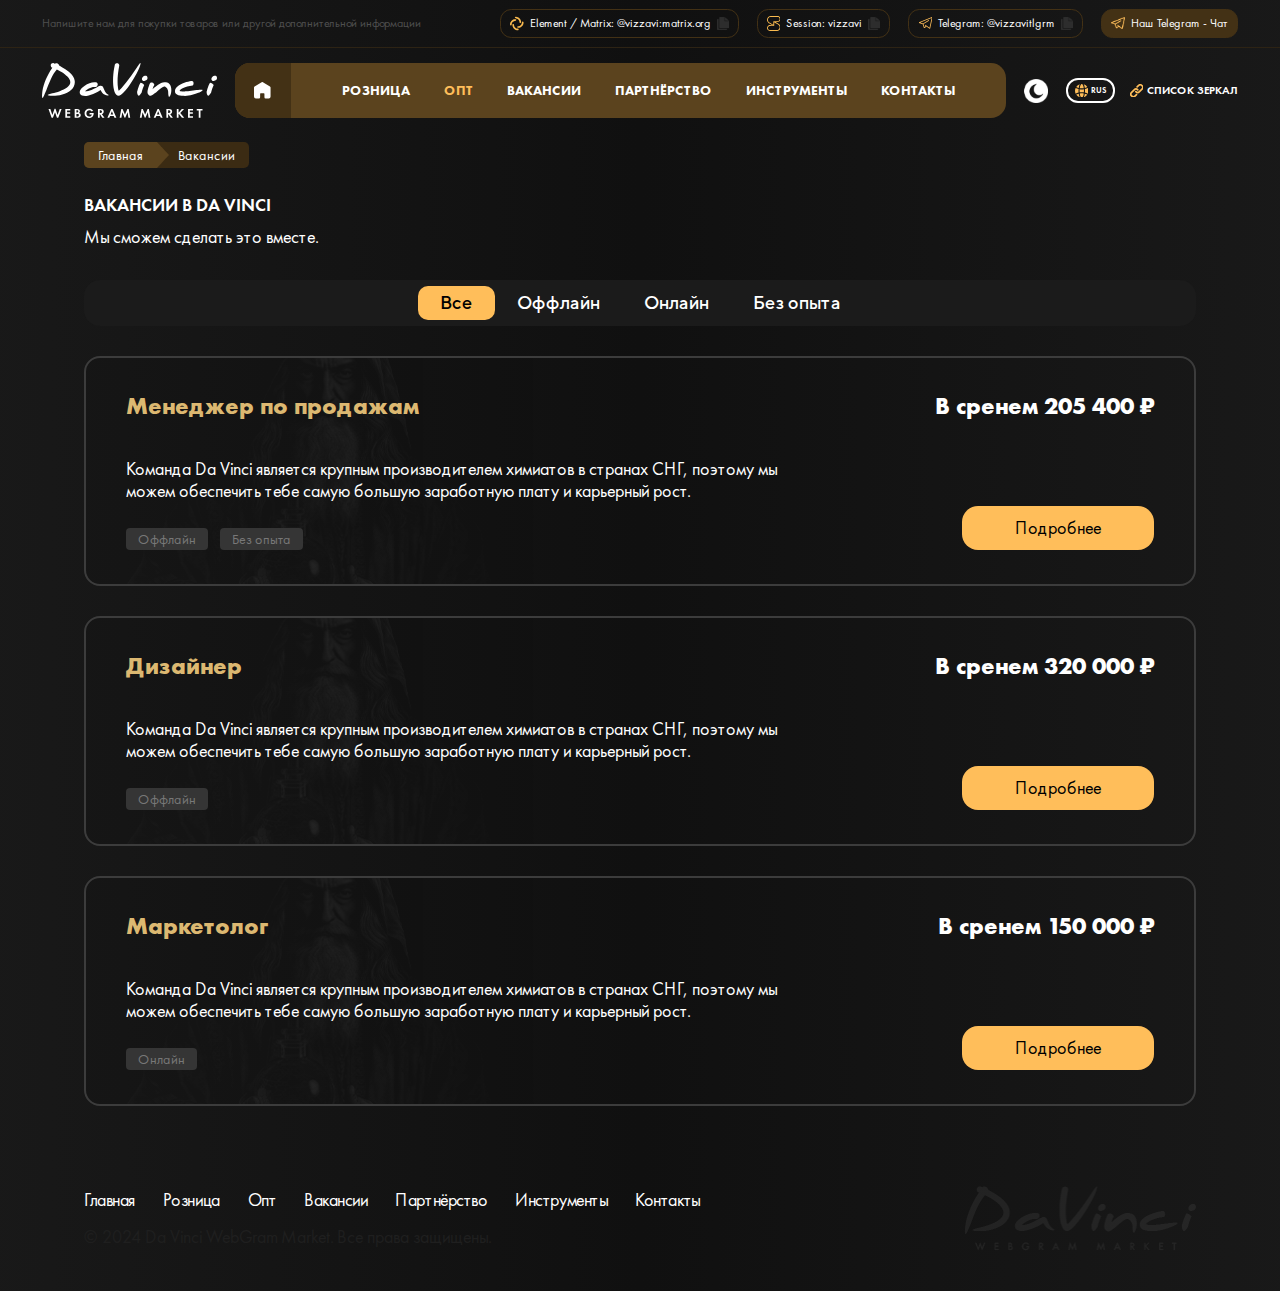
<file: vacancies.html>
<!DOCTYPE html>
<html data-theme="light" lang="ru">

<head>
    <meta charset="UTF-8">
    <meta name="viewport" content="width=device-width, initial-scale=1.0">
    <meta name="description" content="">
    <meta name="keywords" content="">
    <link rel="stylesheet" href="css/libs.min.css">
    <link rel="stylesheet" href="css/style.min.css">
    <title>Вакансии</title>
</head>


<body class="m-page">
    <div class="wrapper">
        <header class="header">
            <div class="header-top">
                <div class="container">
                    <div class="header-top__inner">
                        <div class="header-top__hint text16">
                            Напишите нам для покупки товаров или другой дополнительной информации
                        </div>

                        <div class="header-top__nav">
                            <div class="header-btn">
                                <svg xmlns="http://www.w3.org/2000/svg" xmlns:v="https://svgstorm.com" viewBox="0 0 672 747" width="672" height="747">
                                    <g fill="None" fill-opacity="0.0" stroke="#000000" stroke-opacity="0.00" stroke-width="0.3">
                                        <path d="
M 0.00 403.00 
C 0.50 403.00 1.00 403.00 1.00 403.00
C 1.00 374.04 12.32 341.80 23.31 316.31 C 34.29 290.81 48.63 270.39 66.75 249.75 C 84.88 229.11 102.17 213.46 125.23 199.23 C 148.29 185.00 175.20 172.33 202.07 166.07 C 228.94 159.82 269.58 150.82 294.23 166.77 C 318.88 182.72 313.01 228.54 285.31 236.30 C 257.60 244.07 220.52 241.16 194.92 254.92 C 169.33 268.69 150.06 278.45 130.25 300.25 C 110.44 322.05 101.31 342.58 90.22 369.22 C 79.14 395.87 89.04 434.64 68.25 457.25 C 47.45 479.85 6.36 465.00 0.00 437.00
L 0.00 747.00
L 672.00 747.00
L 672.00 344.00
C 668.80 372.00 660.78 404.70 649.08 430.08 C 637.37 455.45 624.08 476.08 605.75 496.75 C 587.43 517.42 570.44 533.04 547.30 547.30 C 524.17 561.56 497.68 574.47 470.78 580.78 C 443.87 587.09 402.31 596.21 377.77 580.23 C 353.23 564.25 358.68 519.25 386.08 511.08 C 413.47 502.90 451.52 505.89 477.08 492.08 C 502.63 478.26 521.96 468.57 541.75 446.75 C 561.55 424.93 570.70 404.43 581.78 377.78 C 592.85 351.12 582.96 312.37 603.75 289.75 C 624.54 267.14 665.67 281.96 672.00 310.00
L 672.00 0.00
L 0.00 0.00
L 0.00 403.00
M 303.00 37.00 
C 329.59 39.57 361.33 47.02 385.68 57.32 C 410.03 67.62 430.51 79.87 450.75 96.25 C 470.99 112.62 485.77 127.95 500.77 149.23 C 515.77 170.51 528.05 191.49 536.78 217.22 C 545.50 242.96 552.16 276.01 552.00 305.00 C 551.84 333.99 522.34 356.19 493.77 343.23 C 465.21 330.27 470.97 293.64 466.01 267.99 C 461.04 242.35 449.59 216.52 434.08 195.92 C 418.57 175.32 403.04 159.16 380.75 146.25 C 358.46 133.34 329.86 120.43 303.00 120.00 C 276.14 119.57 241.43 113.34 241.02 78.98 C 240.62 44.61 273.71 34.17 303.00 37.00
M 169.00 400.00 
C 202.46 405.43 201.79 441.84 204.00 468.00 C 206.20 494.17 218.96 521.65 232.75 543.25 C 246.55 564.84 262.21 581.19 283.70 595.30 C 305.18 609.42 331.04 622.63 357.22 625.78 C 383.41 628.93 419.66 625.37 428.92 657.08 C 438.19 688.78 411.26 711.54 382.00 710.00 C 352.74 708.46 321.73 702.95 295.92 693.08 C 270.12 683.20 250.10 672.29 228.75 656.25 C 207.41 640.21 193.44 626.20 176.75 605.25 C 160.05 584.31 150.20 564.10 139.07 538.93 C 127.95 513.75 124.17 482.52 121.00 454.00 C 117.83 425.48 135.15 394.50 169.00 400.00 Z" />
                                    </g>
                                    <g fill="None" fill-opacity="0.0" stroke="#FEBE51" stroke-opacity="0.98" stroke-width="0.3">
                                        <path d="
M 303.00 37.00 
C 273.71 34.17 240.62 44.61 241.02 78.98 C 241.43 113.34 276.14 119.57 303.00 120.00 C 329.86 120.43 358.46 133.34 380.75 146.25 C 403.04 159.16 418.57 175.32 434.08 195.92 C 449.59 216.52 461.04 242.35 466.01 267.99 C 470.97 293.64 465.21 330.27 493.77 343.23 C 522.34 356.19 551.84 333.99 552.00 305.00 C 552.16 276.01 545.50 242.96 536.78 217.22 C 528.05 191.49 515.77 170.51 500.77 149.23 C 485.77 127.95 470.99 112.62 450.75 96.25 C 430.51 79.87 410.03 67.62 385.68 57.32 C 361.33 47.02 329.59 39.57 303.00 37.00 Z" />
                                    </g>
                                    <g fill="None" fill-opacity="0.0" stroke="#FEBE50" stroke-opacity="0.98" stroke-width="0.3">
                                        <path d="
M 1.00 403.00 
C 1.00 405.84 1.79 409.98 0.00 412.00
L 0.00 437.00
C 6.36 465.00 47.45 479.85 68.25 457.25 C 89.04 434.64 79.14 395.87 90.22 369.22 C 101.31 342.58 110.44 322.05 130.25 300.25 C 150.06 278.45 169.33 268.69 194.92 254.92 C 220.52 241.16 257.60 244.07 285.31 236.30 C 313.01 228.54 318.88 182.72 294.23 166.77 C 269.58 150.82 228.94 159.82 202.07 166.07 C 175.20 172.33 148.29 185.00 125.23 199.23 C 102.17 213.46 84.88 229.11 66.75 249.75 C 48.63 270.39 34.29 290.81 23.31 316.31 C 12.32 341.80 1.00 374.04 1.00 403.00 Z" />
                                    </g>
                                    <g fill="None" fill-opacity="0.0" stroke="#FEBE51" stroke-opacity="0.98" stroke-width="0.3">
                                        <path d="
M 672.00 344.00 
L 672.00 310.00
C 665.67 281.96 624.54 267.14 603.75 289.75 C 582.96 312.37 592.85 351.12 581.78 377.78 C 570.70 404.43 561.55 424.93 541.75 446.75 C 521.96 468.57 502.63 478.26 477.08 492.08 C 451.52 505.89 413.47 502.90 386.08 511.08 C 358.68 519.25 353.23 564.25 377.77 580.23 C 402.31 596.21 443.87 587.09 470.78 580.78 C 497.68 574.47 524.17 561.56 547.30 547.30 C 570.44 533.04 587.43 517.42 605.75 496.75 C 624.08 476.08 637.37 455.45 649.08 430.08 C 660.78 404.70 668.80 372.00 672.00 344.00 Z" />
                                    </g>
                                    <g fill="None" fill-opacity="0.0" stroke="#FEBE50" stroke-opacity="0.98" stroke-width="0.3">
                                        <path d="
M 169.00 400.00 
C 135.15 394.50 117.83 425.48 121.00 454.00 C 124.17 482.52 127.95 513.75 139.07 538.93 C 150.20 564.10 160.05 584.31 176.75 605.25 C 193.44 626.20 207.41 640.21 228.75 656.25 C 250.10 672.29 270.12 683.20 295.92 693.08 C 321.73 702.95 352.74 708.46 382.00 710.00 C 411.26 711.54 438.19 688.78 428.92 657.08 C 419.66 625.37 383.41 628.93 357.22 625.78 C 331.04 622.63 305.18 609.42 283.70 595.30 C 262.21 581.19 246.55 564.84 232.75 543.25 C 218.96 521.65 206.20 494.17 204.00 468.00 C 201.79 441.84 202.46 405.43 169.00 400.00 Z" />
                                    </g>
                                    <g fill="None" fill-opacity="0.0" stroke="#FFC153" stroke-opacity="0.28" stroke-width="0.3">
                                        <path d="
M 0.00 412.00 
C 1.79 409.98 1.00 405.84 1.00 403.00
C 1.00 403.00 0.50 403.00 0.00 403.00
L 0.00 412.00 Z" />
                                    </g>
                                    <g fill="#000000" fill-opacity="0.00" stroke="None">
                                        <path d="
M 0.00 403.00 
C 0.50 403.00 1.00 403.00 1.00 403.00
C 1.00 374.04 12.32 341.80 23.31 316.31 C 34.29 290.81 48.63 270.39 66.75 249.75 C 84.88 229.11 102.17 213.46 125.23 199.23 C 148.29 185.00 175.20 172.33 202.07 166.07 C 228.94 159.82 269.58 150.82 294.23 166.77 C 318.88 182.72 313.01 228.54 285.31 236.30 C 257.60 244.07 220.52 241.16 194.92 254.92 C 169.33 268.69 150.06 278.45 130.25 300.25 C 110.44 322.05 101.31 342.58 90.22 369.22 C 79.14 395.87 89.04 434.64 68.25 457.25 C 47.45 479.85 6.36 465.00 0.00 437.00
L 0.00 747.00
L 672.00 747.00
L 672.00 344.00
C 668.80 372.00 660.78 404.70 649.08 430.08 C 637.37 455.45 624.08 476.08 605.75 496.75 C 587.43 517.42 570.44 533.04 547.30 547.30 C 524.17 561.56 497.68 574.47 470.78 580.78 C 443.87 587.09 402.31 596.21 377.77 580.23 C 353.23 564.25 358.68 519.25 386.08 511.08 C 413.47 502.90 451.52 505.89 477.08 492.08 C 502.63 478.26 521.96 468.57 541.75 446.75 C 561.55 424.93 570.70 404.43 581.78 377.78 C 592.85 351.12 582.96 312.37 603.75 289.75 C 624.54 267.14 665.67 281.96 672.00 310.00
L 672.00 0.00
L 0.00 0.00
L 0.00 403.00
M 303.00 37.00 
C 329.59 39.57 361.33 47.02 385.68 57.32 C 410.03 67.62 430.51 79.87 450.75 96.25 C 470.99 112.62 485.77 127.95 500.77 149.23 C 515.77 170.51 528.05 191.49 536.78 217.22 C 545.50 242.96 552.16 276.01 552.00 305.00 C 551.84 333.99 522.34 356.19 493.77 343.23 C 465.21 330.27 470.97 293.64 466.01 267.99 C 461.04 242.35 449.59 216.52 434.08 195.92 C 418.57 175.32 403.04 159.16 380.75 146.25 C 358.46 133.34 329.86 120.43 303.00 120.00 C 276.14 119.57 241.43 113.34 241.02 78.98 C 240.62 44.61 273.71 34.17 303.00 37.00
M 169.00 400.00 
C 202.46 405.43 201.79 441.84 204.00 468.00 C 206.20 494.17 218.96 521.65 232.75 543.25 C 246.55 564.84 262.21 581.19 283.70 595.30 C 305.18 609.42 331.04 622.63 357.22 625.78 C 383.41 628.93 419.66 625.37 428.92 657.08 C 438.19 688.78 411.26 711.54 382.00 710.00 C 352.74 708.46 321.73 702.95 295.92 693.08 C 270.12 683.20 250.10 672.29 228.75 656.25 C 207.41 640.21 193.44 626.20 176.75 605.25 C 160.05 584.31 150.20 564.10 139.07 538.93 C 127.95 513.75 124.17 482.52 121.00 454.00 C 117.83 425.48 135.15 394.50 169.00 400.00 Z" />
                                    </g>
                                    <g fill="#FEBE51" fill-opacity="0.98" stroke="None">
                                        <path d="
M 303.00 37.00 
C 273.71 34.17 240.62 44.61 241.02 78.98 C 241.43 113.34 276.14 119.57 303.00 120.00 C 329.86 120.43 358.46 133.34 380.75 146.25 C 403.04 159.16 418.57 175.32 434.08 195.92 C 449.59 216.52 461.04 242.35 466.01 267.99 C 470.97 293.64 465.21 330.27 493.77 343.23 C 522.34 356.19 551.84 333.99 552.00 305.00 C 552.16 276.01 545.50 242.96 536.78 217.22 C 528.05 191.49 515.77 170.51 500.77 149.23 C 485.77 127.95 470.99 112.62 450.75 96.25 C 430.51 79.87 410.03 67.62 385.68 57.32 C 361.33 47.02 329.59 39.57 303.00 37.00 Z" />
                                    </g>
                                    <g fill="#FEBE50" fill-opacity="0.98" stroke="None">
                                        <path d="
M 1.00 403.00 
C 1.00 405.84 1.79 409.98 0.00 412.00
L 0.00 437.00
C 6.36 465.00 47.45 479.85 68.25 457.25 C 89.04 434.64 79.14 395.87 90.22 369.22 C 101.31 342.58 110.44 322.05 130.25 300.25 C 150.06 278.45 169.33 268.69 194.92 254.92 C 220.52 241.16 257.60 244.07 285.31 236.30 C 313.01 228.54 318.88 182.72 294.23 166.77 C 269.58 150.82 228.94 159.82 202.07 166.07 C 175.20 172.33 148.29 185.00 125.23 199.23 C 102.17 213.46 84.88 229.11 66.75 249.75 C 48.63 270.39 34.29 290.81 23.31 316.31 C 12.32 341.80 1.00 374.04 1.00 403.00 Z" />
                                    </g>
                                    <g fill="#FEBE51" fill-opacity="0.98" stroke="None">
                                        <path d="
M 672.00 344.00 
L 672.00 310.00
C 665.67 281.96 624.54 267.14 603.75 289.75 C 582.96 312.37 592.85 351.12 581.78 377.78 C 570.70 404.43 561.55 424.93 541.75 446.75 C 521.96 468.57 502.63 478.26 477.08 492.08 C 451.52 505.89 413.47 502.90 386.08 511.08 C 358.68 519.25 353.23 564.25 377.77 580.23 C 402.31 596.21 443.87 587.09 470.78 580.78 C 497.68 574.47 524.17 561.56 547.30 547.30 C 570.44 533.04 587.43 517.42 605.75 496.75 C 624.08 476.08 637.37 455.45 649.08 430.08 C 660.78 404.70 668.80 372.00 672.00 344.00 Z" />
                                    </g>
                                    <g fill="#FEBE50" fill-opacity="0.98" stroke="None">
                                        <path d="
M 169.00 400.00 
C 135.15 394.50 117.83 425.48 121.00 454.00 C 124.17 482.52 127.95 513.75 139.07 538.93 C 150.20 564.10 160.05 584.31 176.75 605.25 C 193.44 626.20 207.41 640.21 228.75 656.25 C 250.10 672.29 270.12 683.20 295.92 693.08 C 321.73 702.95 352.74 708.46 382.00 710.00 C 411.26 711.54 438.19 688.78 428.92 657.08 C 419.66 625.37 383.41 628.93 357.22 625.78 C 331.04 622.63 305.18 609.42 283.70 595.30 C 262.21 581.19 246.55 564.84 232.75 543.25 C 218.96 521.65 206.20 494.17 204.00 468.00 C 201.79 441.84 202.46 405.43 169.00 400.00 Z" />
                                    </g>
                                    <g fill="#FFC153" fill-opacity="0.28" stroke="None">
                                        <path d="
M 0.00 412.00 
C 1.79 409.98 1.00 405.84 1.00 403.00
C 1.00 403.00 0.50 403.00 0.00 403.00
L 0.00 412.00 Z" />
                                    </g>
                                </svg>
                                <div class="header-btn__title">
                                    Element / Matrix: @vizzavi:matrix.org
                                </div>
                                <button data-copy="@vizzavi:matrix.org" class="header-btn__copy copy-btn">
                                    <img class="_view1" src="img/copy.png" alt="">
                                    <img class="_view2" src="img/copy3.png" alt="">
                                </button>
                            </div>
                            <div class="header-btn">
                                <svg xmlns="http://www.w3.org/2000/svg" xmlns:v="https://svgstorm.com" viewBox="0 0 672 747" width="672" height="747">
                                    <g fill="None" fill-opacity="0.0" stroke="#000000" stroke-opacity="0.00" stroke-width="0.3">
                                        <path d="
M 0.00 176.00 
C 6.53 78.52 92.73 1.00 190.00 1.00
C 189.96 1.00 190.00 0.00 190.00 0.00
L 0.00 0.00
L 0.00 176.00 Z" />
                                    </g>
                                    <g fill="None" fill-opacity="0.0" stroke="#FFBD54" stroke-opacity="0.25" stroke-width="0.3">
                                        <path d="
M 190.00 1.00 
C 213.00 1.00 236.00 1.00 259.00 1.00
C 258.96 1.00 259.00 0.00 259.00 0.00
L 190.00 0.00
C 190.00 0.00 189.96 1.00 190.00 1.00 Z" />
                                    </g>
                                    <g fill="None" fill-opacity="0.0" stroke="#FEBE50" stroke-opacity="0.44" stroke-width="0.3">
                                        <path d="
M 259.00 1.00 
C 310.33 1.00 361.67 1.00 413.00 1.00
C 412.96 1.00 413.00 0.00 413.00 0.00
L 259.00 0.00
C 259.00 0.00 258.96 1.00 259.00 1.00 Z" />
                                    </g>
                                    <g fill="None" fill-opacity="0.0" stroke="#FFBD53" stroke-opacity="0.25" stroke-width="0.3">
                                        <path d="
M 413.00 1.00 
C 449.33 1.00 485.67 1.00 522.00 1.00
C 521.96 1.00 522.00 0.00 522.00 0.00
L 413.00 0.00
C 413.00 0.00 412.96 1.00 413.00 1.00 Z" />
                                    </g>
                                    <g fill="None" fill-opacity="0.0" stroke="#000000" stroke-opacity="0.00" stroke-width="0.3">
                                        <path d="
M 522.00 1.00 
C 598.02 1.00 665.42 62.68 672.00 138.00
L 672.00 0.00
L 522.00 0.00
C 522.00 0.00 521.96 1.00 522.00 1.00 Z" />
                                    </g>
                                    <g fill="None" fill-opacity="0.0" stroke="#FEBE51" stroke-opacity="0.98" stroke-width="0.3">
                                        <path d="
M 0.00 176.00 
L 0.00 182.00
C 1.63 187.26 1.69 195.81 0.00 201.00
L 0.00 205.00
C 3.09 229.19 10.67 257.62 21.77 279.23 C 32.87 300.84 45.27 317.34 62.25 334.75 C 79.23 352.16 99.65 362.16 119.70 374.30 C 139.74 386.45 161.67 396.28 181.69 408.31 C 201.72 420.33 225.87 428.93 241.00 446.00
C 212.43 447.53 176.19 447.17 148.00 447.00 C 119.81 446.83 94.99 455.40 72.75 468.75 C 50.51 482.11 37.77 494.56 23.75 515.75 C 9.72 536.94 2.59 564.17 0.00 589.00
L 0.00 598.00
C 2.94 628.68 10.48 660.86 30.30 685.70 C 50.13 710.54 67.92 724.20 97.69 736.31 C 127.47 748.41 172.07 746.00 206.00 746.00
C 216.67 746.00 227.33 746.00 238.00 746.00
C 311.00 746.00 384.00 746.00 457.00 746.00
C 463.33 746.00 469.67 746.00 476.00 746.00
C 528.21 746.00 576.74 728.80 614.25 692.25 C 651.75 655.69 669.63 608.84 672.00 558.00
L 672.00 552.00
C 670.22 521.05 660.09 483.76 644.70 457.31 C 629.30 430.85 611.13 409.95 586.25 392.75 C 561.38 375.54 534.67 363.38 508.92 348.08 C 483.18 332.77 454.02 321.82 432.00 302.00
C 459.86 298.40 496.92 299.93 525.00 300.00 C 553.08 300.07 576.15 290.04 599.23 278.23 C 622.31 266.42 633.14 251.68 646.92 230.92 C 660.70 210.16 668.95 184.38 672.00 160.00
L 672.00 156.00
C 670.42 152.73 670.29 146.20 672.00 143.00
L 672.00 138.00
C 665.42 62.68 598.02 1.00 522.00 1.00
C 485.67 1.00 449.33 1.00 413.00 1.00
C 361.67 1.00 310.33 1.00 259.00 1.00
C 236.00 1.00 213.00 1.00 190.00 1.00
C 92.73 1.00 6.53 78.52 0.00 176.00
M 495.00 46.00 
C 506.26 46.00 520.60 45.74 531.22 46.78 C 541.85 47.81 552.12 49.80 561.22 53.78 C 570.33 57.75 577.14 61.51 584.75 67.25 C 592.35 73.00 597.70 78.96 603.75 86.25 C 609.80 93.54 613.46 100.44 617.92 109.08 C 622.39 117.71 624.82 127.93 626.00 138.00 C 627.18 148.07 627.34 161.99 624.67 171.67 C 622.00 181.35 619.45 191.20 614.70 199.69 C 609.94 208.19 605.95 214.29 599.25 221.25 C 592.55 228.21 587.29 232.92 579.25 238.25 C 571.22 243.59 563.71 246.83 553.98 249.98 C 544.24 253.12 533.30 255.87 522.00 256.00 C 510.70 256.13 496.83 255.92 485.00 256.00 C 473.17 256.08 460.02 255.90 448.00 256.00 C 435.98 256.10 423.01 255.83 411.00 256.00 C 398.99 256.17 384.68 255.65 373.00 256.00 C 361.32 256.35 346.75 255.21 336.00 256.00 C 325.25 256.79 316.68 260.09 314.07 271.07 C 311.47 282.05 313.43 295.99 313.00 308.00 C 312.57 320.01 313.04 332.52 313.00 345.00 C 312.96 357.48 312.69 368.96 313.00 382.00 C 313.31 395.04 312.12 404.93 313.00 419.00 C 313.88 433.07 300.70 424.07 292.92 419.08 C 285.14 414.09 276.77 410.76 268.92 406.08 C 261.08 401.40 253.24 397.19 245.30 392.70 C 237.37 388.20 229.20 384.33 221.31 379.69 C 213.41 375.06 205.02 370.33 196.92 366.08 C 188.83 361.82 181.40 356.84 173.30 352.70 C 165.21 348.55 157.30 343.98 149.30 339.70 C 141.31 335.41 133.45 331.06 125.77 326.23 C 118.09 321.40 110.57 316.18 103.30 310.70 C 96.04 305.21 90.75 299.10 84.75 292.25 C 78.74 285.41 73.73 278.95 69.08 270.92 C 64.43 262.89 59.83 254.73 56.22 245.78 C 52.62 236.82 50.00 226.86 48.01 216.99 C 46.02 207.12 44.45 193.55 45.00 183.00 C 45.55 172.45 48.50 161.62 50.93 151.93 C 53.35 142.23 57.42 133.28 61.77 124.77 C 66.12 116.26 70.26 109.32 76.25 102.25 C 82.23 95.18 87.32 89.55 94.25 83.25 C 101.17 76.95 107.24 72.45 115.25 67.25 C 123.25 62.04 131.72 58.61 141.07 55.07 C 150.43 51.54 160.01 49.36 170.67 47.67 C 181.33 45.98 194.19 45.78 206.00 46.00 C 217.81 46.22 230.82 45.91 243.00 46.00 C 255.18 46.09 268.69 45.96 281.00 46.00 C 293.31 46.04 305.68 45.98 318.00 46.00 C 330.32 46.02 342.67 45.99 355.00 46.00 C 367.33 46.01 379.67 46.00 392.00 46.00
C 400.66 45.26 409.64 45.00 418.00 45.00
C 439.33 45.00 460.67 45.00 482.00 45.00
C 486.41 45.00 491.34 45.65 495.00 46.00
M 173.00 491.00 
C 177.39 490.58 182.93 490.00 188.00 490.00
C 201.62 490.00 215.40 490.18 229.00 490.00 C 242.60 489.82 257.56 490.45 271.00 490.00 C 284.44 489.55 299.02 491.06 312.00 490.00 C 324.98 488.94 339.76 493.72 350.69 486.70 C 361.63 479.67 358.63 466.62 359.00 454.00 C 359.37 441.38 359.01 425.57 359.00 412.00 C 358.99 398.43 359.42 385.41 359.00 371.00 C 358.58 356.59 360.08 344.56 359.00 329.00 C 357.92 313.44 372.46 323.35 381.23 328.77 C 389.99 334.19 398.77 338.28 407.70 343.31 C 416.62 348.33 425.61 353.63 434.70 358.30 C 443.78 362.98 452.29 367.88 461.25 372.75 C 470.20 377.62 479.49 382.54 488.23 387.77 C 496.97 393.00 505.85 397.29 514.70 402.31 C 523.54 407.32 532.87 412.33 541.70 417.31 C 550.52 422.28 558.67 428.15 566.75 434.25 C 574.84 440.35 581.30 446.21 587.77 454.23 C 594.24 462.25 600.11 469.80 604.92 479.08 C 609.73 488.36 615.53 496.29 617.98 507.02 C 620.42 517.76 624.85 529.47 626.00 541.00 C 627.14 552.53 627.02 567.78 625.00 579.00 C 622.99 590.22 619.35 601.19 615.23 611.23 C 611.11 621.27 606.78 630.18 600.70 638.70 C 594.61 647.22 588.79 652.88 581.25 660.25 C 573.71 667.62 566.95 673.50 557.77 678.77 C 548.59 684.04 540.54 688.25 529.92 691.92 C 519.31 695.60 508.01 698.30 495.98 699.98 C 483.94 701.65 469.16 700.88 456.00 701.00 C 442.84 701.12 427.53 700.94 414.00 701.00 C 400.47 701.06 386.71 700.97 373.00 701.00 C 359.29 701.03 344.80 700.98 331.00 701.00 C 317.20 701.02 302.76 700.97 289.00 701.00 C 275.24 701.03 261.66 700.94 248.00 701.00 C 234.34 701.06 219.46 700.88 206.00 701.00 C 192.54 701.12 177.97 700.73 165.00 701.00 C 152.03 701.27 137.73 700.50 126.33 697.67 C 114.92 694.85 106.80 691.15 97.30 685.70 C 87.81 680.24 82.08 674.40 74.25 666.75 C 66.42 659.10 61.76 651.92 56.69 642.31 C 51.63 632.69 48.93 622.40 46.67 611.33 C 44.41 600.26 45.34 584.73 47.93 573.93 C 50.52 563.13 53.50 553.35 59.25 544.25 C 65.01 535.16 69.54 528.03 77.75 520.75 C 85.97 513.47 91.33 508.43 101.23 503.23 C 111.13 498.02 121.53 494.94 133.22 493.22 C 144.91 491.50 160.51 491.00 173.00 491.00 Z" />
                                    </g>
                                    <g fill="None" fill-opacity="0.0" stroke="#FFBF4D" stroke-opacity="0.08" stroke-width="0.3">
                                        <path d="
M 393.00 46.00 
C 401.33 46.00 409.67 46.00 418.00 46.00
C 417.96 46.00 418.00 45.00 418.00 45.00
C 409.64 45.00 400.66 45.26 393.00 46.00 Z" />
                                    </g>
                                    <g fill="None" fill-opacity="0.0" stroke="#FE8080" stroke-opacity="0.01" stroke-width="0.3">
                                        <path d="
M 418.00 46.00 
C 439.33 46.00 460.67 46.00 482.00 46.00
C 481.96 46.00 482.00 45.00 482.00 45.00
C 460.67 45.00 439.33 45.00 418.00 45.00
C 418.00 45.00 417.96 46.00 418.00 46.00 Z" />
                                    </g>
                                    <g fill="None" fill-opacity="0.0" stroke="#FFBE50" stroke-opacity="0.12" stroke-width="0.3">
                                        <path d="
M 482.00 46.00 
C 486.33 46.00 490.67 46.00 495.00 46.00
C 491.34 45.65 486.41 45.00 482.00 45.00
C 482.00 45.00 481.96 46.00 482.00 46.00 Z" />
                                    </g>
                                    <g fill="None" fill-opacity="0.0" stroke="#000000" stroke-opacity="0.00" stroke-width="0.3">
                                        <path d="
M 495.00 46.00 
C 490.67 46.00 486.33 46.00 482.00 46.00
C 460.67 46.00 439.33 46.00 418.00 46.00
C 409.67 46.00 401.33 46.00 393.00 46.00
C 379.67 46.00 367.33 46.01 355.00 46.00 C 342.67 45.99 330.32 46.02 318.00 46.00 C 305.68 45.98 293.31 46.04 281.00 46.00 C 268.69 45.96 255.18 46.09 243.00 46.00 C 230.82 45.91 217.81 46.22 206.00 46.00 C 194.19 45.78 181.33 45.98 170.67 47.67 C 160.01 49.36 150.43 51.54 141.07 55.07 C 131.72 58.61 123.25 62.04 115.25 67.25 C 107.24 72.45 101.17 76.95 94.25 83.25 C 87.32 89.55 82.23 95.18 76.25 102.25 C 70.26 109.32 66.12 116.26 61.77 124.77 C 57.42 133.28 53.35 142.23 50.93 151.93 C 48.50 161.62 45.55 172.45 45.00 183.00 C 44.45 193.55 46.02 207.12 48.01 216.99 C 50.00 226.86 52.62 236.82 56.22 245.78 C 59.83 254.73 64.43 262.89 69.08 270.92 C 73.73 278.95 78.74 285.41 84.75 292.25 C 90.75 299.10 96.04 305.21 103.30 310.70 C 110.57 316.18 118.09 321.40 125.77 326.23 C 133.45 331.06 141.31 335.41 149.30 339.70 C 157.30 343.98 165.21 348.55 173.30 352.70 C 181.40 356.84 188.83 361.82 196.92 366.08 C 205.02 370.33 213.41 375.06 221.31 379.69 C 229.20 384.33 237.37 388.20 245.30 392.70 C 253.24 397.19 261.08 401.40 268.92 406.08 C 276.77 410.76 285.14 414.09 292.92 419.08 C 300.70 424.07 313.88 433.07 313.00 419.00 C 312.12 404.93 313.31 395.04 313.00 382.00 C 312.69 368.96 312.96 357.48 313.00 345.00 C 313.04 332.52 312.57 320.01 313.00 308.00 C 313.43 295.99 311.47 282.05 314.07 271.07 C 316.68 260.09 325.25 256.79 336.00 256.00 C 346.75 255.21 361.32 256.35 373.00 256.00 C 384.68 255.65 398.99 256.17 411.00 256.00 C 423.01 255.83 435.98 256.10 448.00 256.00 C 460.02 255.90 473.17 256.08 485.00 256.00 C 496.83 255.92 510.70 256.13 522.00 256.00 C 533.30 255.87 544.24 253.12 553.98 249.98 C 563.71 246.83 571.22 243.59 579.25 238.25 C 587.29 232.92 592.55 228.21 599.25 221.25 C 605.95 214.29 609.94 208.19 614.70 199.69 C 619.45 191.20 622.00 181.35 624.67 171.67 C 627.34 161.99 627.18 148.07 626.00 138.00 C 624.82 127.93 622.39 117.71 617.92 109.08 C 613.46 100.44 609.80 93.54 603.75 86.25 C 597.70 78.96 592.35 73.00 584.75 67.25 C 577.14 61.51 570.33 57.75 561.22 53.78 C 552.12 49.80 541.85 47.81 531.22 46.78 C 520.60 45.74 506.26 46.00 495.00 46.00 Z" />
                                    </g>
                                    <g fill="None" fill-opacity="0.0" stroke="#FEBF51" stroke-opacity="0.51" stroke-width="0.3">
                                        <path d="
M 672.00 156.00 
L 672.00 143.00
C 670.29 146.20 670.42 152.73 672.00 156.00 Z" />
                                    </g>
                                    <g fill="None" fill-opacity="0.0" stroke="#000000" stroke-opacity="0.00" stroke-width="0.3">
                                        <path d="
M 672.00 552.00 
L 672.00 160.00
C 668.95 184.38 660.70 210.16 646.92 230.92 C 633.14 251.68 622.31 266.42 599.23 278.23 C 576.15 290.04 553.08 300.07 525.00 300.00 C 496.92 299.93 459.86 298.40 432.00 302.00
C 454.02 321.82 483.18 332.77 508.92 348.08 C 534.67 363.38 561.38 375.54 586.25 392.75 C 611.13 409.95 629.30 430.85 644.70 457.31 C 660.09 483.76 670.22 521.05 672.00 552.00 Z" />
                                    </g>
                                    <g fill="None" fill-opacity="0.0" stroke="#FEBF51" stroke-opacity="0.60" stroke-width="0.3">
                                        <path d="
M 0.00 201.00 
C 1.69 195.81 1.63 187.26 0.00 182.00
L 0.00 201.00 Z" />
                                    </g>
                                    <g fill="None" fill-opacity="0.0" stroke="#000000" stroke-opacity="0.00" stroke-width="0.3">
                                        <path d="
M 0.00 589.00 
C 2.59 564.17 9.72 536.94 23.75 515.75 C 37.77 494.56 50.51 482.11 72.75 468.75 C 94.99 455.40 119.81 446.83 148.00 447.00 C 176.19 447.17 212.43 447.53 241.00 446.00
C 225.87 428.93 201.72 420.33 181.69 408.31 C 161.67 396.28 139.74 386.45 119.70 374.30 C 99.65 362.16 79.23 352.16 62.25 334.75 C 45.27 317.34 32.87 300.84 21.77 279.23 C 10.67 257.62 3.09 229.19 0.00 205.00
L 0.00 589.00 Z" />
                                    </g>
                                    <g fill="None" fill-opacity="0.0" stroke="#000000" stroke-opacity="0.00" stroke-width="0.3">
                                        <path d="
M 188.00 490.00 
C 183.61 490.42 178.07 491.00 173.00 491.00
C 160.51 491.00 144.91 491.50 133.22 493.22 C 121.53 494.94 111.13 498.02 101.23 503.23 C 91.33 508.43 85.97 513.47 77.75 520.75 C 69.54 528.03 65.01 535.16 59.25 544.25 C 53.50 553.35 50.52 563.13 47.93 573.93 C 45.34 584.73 44.41 600.26 46.67 611.33 C 48.93 622.40 51.63 632.69 56.69 642.31 C 61.76 651.92 66.42 659.10 74.25 666.75 C 82.08 674.40 87.81 680.24 97.30 685.70 C 106.80 691.15 114.92 694.85 126.33 697.67 C 137.73 700.50 152.03 701.27 165.00 701.00 C 177.97 700.73 192.54 701.12 206.00 701.00 C 219.46 700.88 234.34 701.06 248.00 701.00 C 261.66 700.94 275.24 701.03 289.00 701.00 C 302.76 700.97 317.20 701.02 331.00 701.00 C 344.80 700.98 359.29 701.03 373.00 701.00 C 386.71 700.97 400.47 701.06 414.00 701.00 C 427.53 700.94 442.84 701.12 456.00 701.00 C 469.16 700.88 483.94 701.65 495.98 699.98 C 508.01 698.30 519.31 695.60 529.92 691.92 C 540.54 688.25 548.59 684.04 557.77 678.77 C 566.95 673.50 573.71 667.62 581.25 660.25 C 588.79 652.88 594.61 647.22 600.70 638.70 C 606.78 630.18 611.11 621.27 615.23 611.23 C 619.35 601.19 622.99 590.22 625.00 579.00 C 627.02 567.78 627.14 552.53 626.00 541.00 C 624.85 529.47 620.42 517.76 617.98 507.02 C 615.53 496.29 609.73 488.36 604.92 479.08 C 600.11 469.80 594.24 462.25 587.77 454.23 C 581.30 446.21 574.84 440.35 566.75 434.25 C 558.67 428.15 550.52 422.28 541.70 417.31 C 532.87 412.33 523.54 407.32 514.70 402.31 C 505.85 397.29 496.97 393.00 488.23 387.77 C 479.49 382.54 470.20 377.62 461.25 372.75 C 452.29 367.88 443.78 362.98 434.70 358.30 C 425.61 353.63 416.62 348.33 407.70 343.31 C 398.77 338.28 389.99 334.19 381.23 328.77 C 372.46 323.35 357.92 313.44 359.00 329.00 C 360.08 344.56 358.58 356.59 359.00 371.00 C 359.42 385.41 358.99 398.43 359.00 412.00 C 359.01 425.57 359.37 441.38 359.00 454.00 C 358.63 466.62 361.63 479.67 350.69 486.70 C 339.76 493.72 324.98 488.94 312.00 490.00 C 299.02 491.06 284.44 489.55 271.00 490.00 C 257.56 490.45 242.60 489.82 229.00 490.00 C 215.40 490.18 201.62 490.00 188.00 490.00 Z" />
                                    </g>
                                    <g fill="None" fill-opacity="0.0" stroke="#FE8080" stroke-opacity="0.01" stroke-width="0.3">
                                        <path d="
M 173.00 491.00 
C 178.07 491.00 183.61 490.42 188.00 490.00
C 182.93 490.00 177.39 490.58 173.00 491.00 Z" />
                                    </g>
                                    <g fill="None" fill-opacity="0.0" stroke="#000000" stroke-opacity="0.00" stroke-width="0.3">
                                        <path d="
M 476.00 746.00 
C 476.04 746.00 476.00 747.00 476.00 747.00
L 672.00 747.00
L 672.00 558.00
C 669.63 608.84 651.75 655.69 614.25 692.25 C 576.74 728.80 528.21 746.00 476.00 746.00 Z" />
                                    </g>
                                    <g fill="None" fill-opacity="0.0" stroke="#000000" stroke-opacity="0.00" stroke-width="0.3">
                                        <path d="
M 0.00 747.00 
L 206.00 747.00
C 206.00 746.50 206.00 746.00 206.00 746.00
C 172.07 746.00 127.47 748.41 97.69 736.31 C 67.92 724.20 50.13 710.54 30.30 685.70 C 10.48 660.86 2.94 628.68 0.00 598.00
L 0.00 747.00 Z" />
                                    </g>
                                    <g fill="None" fill-opacity="0.0" stroke="#FE8080" stroke-opacity="0.01" stroke-width="0.3">
                                        <path d="
M 206.00 747.00 
L 238.00 747.00
C 238.00 746.50 238.00 746.00 238.00 746.00
C 227.33 746.00 216.67 746.00 206.00 746.00
C 206.00 746.00 206.00 746.50 206.00 747.00 Z" />
                                    </g>
                                    <g fill="None" fill-opacity="0.0" stroke="#FFBC52" stroke-opacity="0.15" stroke-width="0.3">
                                        <path d="
M 238.00 747.00 
L 457.00 747.00
C 457.00 746.50 457.00 746.00 457.00 746.00
C 384.00 746.00 311.00 746.00 238.00 746.00
C 238.00 746.00 238.00 746.50 238.00 747.00 Z" />
                                    </g>
                                    <g fill="None" fill-opacity="0.0" stroke="#FE8080" stroke-opacity="0.01" stroke-width="0.3">
                                        <path d="
M 457.00 747.00 
L 476.00 747.00
C 476.00 747.00 476.04 746.00 476.00 746.00
C 469.67 746.00 463.33 746.00 457.00 746.00
C 457.00 746.00 457.00 746.50 457.00 747.00 Z" />
                                    </g>
                                    <g fill="#000000" fill-opacity="0.00" stroke="None">
                                        <path d="
M 0.00 176.00 
C 6.53 78.52 92.73 1.00 190.00 1.00
C 189.96 1.00 190.00 0.00 190.00 0.00
L 0.00 0.00
L 0.00 176.00 Z" />
                                    </g>
                                    <g fill="#FFBD54" fill-opacity="0.25" stroke="None">
                                        <path d="
M 190.00 1.00 
C 213.00 1.00 236.00 1.00 259.00 1.00
C 258.96 1.00 259.00 0.00 259.00 0.00
L 190.00 0.00
C 190.00 0.00 189.96 1.00 190.00 1.00 Z" />
                                    </g>
                                    <g fill="#FEBE50" fill-opacity="0.44" stroke="None">
                                        <path d="
M 259.00 1.00 
C 310.33 1.00 361.67 1.00 413.00 1.00
C 412.96 1.00 413.00 0.00 413.00 0.00
L 259.00 0.00
C 259.00 0.00 258.96 1.00 259.00 1.00 Z" />
                                    </g>
                                    <g fill="#FFBD53" fill-opacity="0.25" stroke="None">
                                        <path d="
M 413.00 1.00 
C 449.33 1.00 485.67 1.00 522.00 1.00
C 521.96 1.00 522.00 0.00 522.00 0.00
L 413.00 0.00
C 413.00 0.00 412.96 1.00 413.00 1.00 Z" />
                                    </g>
                                    <g fill="#000000" fill-opacity="0.00" stroke="None">
                                        <path d="
M 522.00 1.00 
C 598.02 1.00 665.42 62.68 672.00 138.00
L 672.00 0.00
L 522.00 0.00
C 522.00 0.00 521.96 1.00 522.00 1.00 Z" />
                                    </g>
                                    <g fill="#FEBE51" fill-opacity="0.98" stroke="None">
                                        <path d="
M 0.00 176.00 
L 0.00 182.00
C 1.63 187.26 1.69 195.81 0.00 201.00
L 0.00 205.00
C 3.09 229.19 10.67 257.62 21.77 279.23 C 32.87 300.84 45.27 317.34 62.25 334.75 C 79.23 352.16 99.65 362.16 119.70 374.30 C 139.74 386.45 161.67 396.28 181.69 408.31 C 201.72 420.33 225.87 428.93 241.00 446.00
C 212.43 447.53 176.19 447.17 148.00 447.00 C 119.81 446.83 94.99 455.40 72.75 468.75 C 50.51 482.11 37.77 494.56 23.75 515.75 C 9.72 536.94 2.59 564.17 0.00 589.00
L 0.00 598.00
C 2.94 628.68 10.48 660.86 30.30 685.70 C 50.13 710.54 67.92 724.20 97.69 736.31 C 127.47 748.41 172.07 746.00 206.00 746.00
C 216.67 746.00 227.33 746.00 238.00 746.00
C 311.00 746.00 384.00 746.00 457.00 746.00
C 463.33 746.00 469.67 746.00 476.00 746.00
C 528.21 746.00 576.74 728.80 614.25 692.25 C 651.75 655.69 669.63 608.84 672.00 558.00
L 672.00 552.00
C 670.22 521.05 660.09 483.76 644.70 457.31 C 629.30 430.85 611.13 409.95 586.25 392.75 C 561.38 375.54 534.67 363.38 508.92 348.08 C 483.18 332.77 454.02 321.82 432.00 302.00
C 459.86 298.40 496.92 299.93 525.00 300.00 C 553.08 300.07 576.15 290.04 599.23 278.23 C 622.31 266.42 633.14 251.68 646.92 230.92 C 660.70 210.16 668.95 184.38 672.00 160.00
L 672.00 156.00
C 670.42 152.73 670.29 146.20 672.00 143.00
L 672.00 138.00
C 665.42 62.68 598.02 1.00 522.00 1.00
C 485.67 1.00 449.33 1.00 413.00 1.00
C 361.67 1.00 310.33 1.00 259.00 1.00
C 236.00 1.00 213.00 1.00 190.00 1.00
C 92.73 1.00 6.53 78.52 0.00 176.00
M 495.00 46.00 
C 506.26 46.00 520.60 45.74 531.22 46.78 C 541.85 47.81 552.12 49.80 561.22 53.78 C 570.33 57.75 577.14 61.51 584.75 67.25 C 592.35 73.00 597.70 78.96 603.75 86.25 C 609.80 93.54 613.46 100.44 617.92 109.08 C 622.39 117.71 624.82 127.93 626.00 138.00 C 627.18 148.07 627.34 161.99 624.67 171.67 C 622.00 181.35 619.45 191.20 614.70 199.69 C 609.94 208.19 605.95 214.29 599.25 221.25 C 592.55 228.21 587.29 232.92 579.25 238.25 C 571.22 243.59 563.71 246.83 553.98 249.98 C 544.24 253.12 533.30 255.87 522.00 256.00 C 510.70 256.13 496.83 255.92 485.00 256.00 C 473.17 256.08 460.02 255.90 448.00 256.00 C 435.98 256.10 423.01 255.83 411.00 256.00 C 398.99 256.17 384.68 255.65 373.00 256.00 C 361.32 256.35 346.75 255.21 336.00 256.00 C 325.25 256.79 316.68 260.09 314.07 271.07 C 311.47 282.05 313.43 295.99 313.00 308.00 C 312.57 320.01 313.04 332.52 313.00 345.00 C 312.96 357.48 312.69 368.96 313.00 382.00 C 313.31 395.04 312.12 404.93 313.00 419.00 C 313.88 433.07 300.70 424.07 292.92 419.08 C 285.14 414.09 276.77 410.76 268.92 406.08 C 261.08 401.40 253.24 397.19 245.30 392.70 C 237.37 388.20 229.20 384.33 221.31 379.69 C 213.41 375.06 205.02 370.33 196.92 366.08 C 188.83 361.82 181.40 356.84 173.30 352.70 C 165.21 348.55 157.30 343.98 149.30 339.70 C 141.31 335.41 133.45 331.06 125.77 326.23 C 118.09 321.40 110.57 316.18 103.30 310.70 C 96.04 305.21 90.75 299.10 84.75 292.25 C 78.74 285.41 73.73 278.95 69.08 270.92 C 64.43 262.89 59.83 254.73 56.22 245.78 C 52.62 236.82 50.00 226.86 48.01 216.99 C 46.02 207.12 44.45 193.55 45.00 183.00 C 45.55 172.45 48.50 161.62 50.93 151.93 C 53.35 142.23 57.42 133.28 61.77 124.77 C 66.12 116.26 70.26 109.32 76.25 102.25 C 82.23 95.18 87.32 89.55 94.25 83.25 C 101.17 76.95 107.24 72.45 115.25 67.25 C 123.25 62.04 131.72 58.61 141.07 55.07 C 150.43 51.54 160.01 49.36 170.67 47.67 C 181.33 45.98 194.19 45.78 206.00 46.00 C 217.81 46.22 230.82 45.91 243.00 46.00 C 255.18 46.09 268.69 45.96 281.00 46.00 C 293.31 46.04 305.68 45.98 318.00 46.00 C 330.32 46.02 342.67 45.99 355.00 46.00 C 367.33 46.01 379.67 46.00 392.00 46.00
C 400.66 45.26 409.64 45.00 418.00 45.00
C 439.33 45.00 460.67 45.00 482.00 45.00
C 486.41 45.00 491.34 45.65 495.00 46.00
M 173.00 491.00 
C 177.39 490.58 182.93 490.00 188.00 490.00
C 201.62 490.00 215.40 490.18 229.00 490.00 C 242.60 489.82 257.56 490.45 271.00 490.00 C 284.44 489.55 299.02 491.06 312.00 490.00 C 324.98 488.94 339.76 493.72 350.69 486.70 C 361.63 479.67 358.63 466.62 359.00 454.00 C 359.37 441.38 359.01 425.57 359.00 412.00 C 358.99 398.43 359.42 385.41 359.00 371.00 C 358.58 356.59 360.08 344.56 359.00 329.00 C 357.92 313.44 372.46 323.35 381.23 328.77 C 389.99 334.19 398.77 338.28 407.70 343.31 C 416.62 348.33 425.61 353.63 434.70 358.30 C 443.78 362.98 452.29 367.88 461.25 372.75 C 470.20 377.62 479.49 382.54 488.23 387.77 C 496.97 393.00 505.85 397.29 514.70 402.31 C 523.54 407.32 532.87 412.33 541.70 417.31 C 550.52 422.28 558.67 428.15 566.75 434.25 C 574.84 440.35 581.30 446.21 587.77 454.23 C 594.24 462.25 600.11 469.80 604.92 479.08 C 609.73 488.36 615.53 496.29 617.98 507.02 C 620.42 517.76 624.85 529.47 626.00 541.00 C 627.14 552.53 627.02 567.78 625.00 579.00 C 622.99 590.22 619.35 601.19 615.23 611.23 C 611.11 621.27 606.78 630.18 600.70 638.70 C 594.61 647.22 588.79 652.88 581.25 660.25 C 573.71 667.62 566.95 673.50 557.77 678.77 C 548.59 684.04 540.54 688.25 529.92 691.92 C 519.31 695.60 508.01 698.30 495.98 699.98 C 483.94 701.65 469.16 700.88 456.00 701.00 C 442.84 701.12 427.53 700.94 414.00 701.00 C 400.47 701.06 386.71 700.97 373.00 701.00 C 359.29 701.03 344.80 700.98 331.00 701.00 C 317.20 701.02 302.76 700.97 289.00 701.00 C 275.24 701.03 261.66 700.94 248.00 701.00 C 234.34 701.06 219.46 700.88 206.00 701.00 C 192.54 701.12 177.97 700.73 165.00 701.00 C 152.03 701.27 137.73 700.50 126.33 697.67 C 114.92 694.85 106.80 691.15 97.30 685.70 C 87.81 680.24 82.08 674.40 74.25 666.75 C 66.42 659.10 61.76 651.92 56.69 642.31 C 51.63 632.69 48.93 622.40 46.67 611.33 C 44.41 600.26 45.34 584.73 47.93 573.93 C 50.52 563.13 53.50 553.35 59.25 544.25 C 65.01 535.16 69.54 528.03 77.75 520.75 C 85.97 513.47 91.33 508.43 101.23 503.23 C 111.13 498.02 121.53 494.94 133.22 493.22 C 144.91 491.50 160.51 491.00 173.00 491.00 Z" />
                                    </g>
                                    <g fill="#FFBF4D" fill-opacity="0.08" stroke="None">
                                        <path d="
M 393.00 46.00 
C 401.33 46.00 409.67 46.00 418.00 46.00
C 417.96 46.00 418.00 45.00 418.00 45.00
C 409.64 45.00 400.66 45.26 393.00 46.00 Z" />
                                    </g>
                                    <g fill="#FE8080" fill-opacity="0.01" stroke="None">
                                        <path d="
M 418.00 46.00 
C 439.33 46.00 460.67 46.00 482.00 46.00
C 481.96 46.00 482.00 45.00 482.00 45.00
C 460.67 45.00 439.33 45.00 418.00 45.00
C 418.00 45.00 417.96 46.00 418.00 46.00 Z" />
                                    </g>
                                    <g fill="#FFBE50" fill-opacity="0.12" stroke="None">
                                        <path d="
M 482.00 46.00 
C 486.33 46.00 490.67 46.00 495.00 46.00
C 491.34 45.65 486.41 45.00 482.00 45.00
C 482.00 45.00 481.96 46.00 482.00 46.00 Z" />
                                    </g>
                                    <g fill="#000000" fill-opacity="0.00" stroke="None">
                                        <path d="
M 495.00 46.00 
C 490.67 46.00 486.33 46.00 482.00 46.00
C 460.67 46.00 439.33 46.00 418.00 46.00
C 409.67 46.00 401.33 46.00 393.00 46.00
C 379.67 46.00 367.33 46.01 355.00 46.00 C 342.67 45.99 330.32 46.02 318.00 46.00 C 305.68 45.98 293.31 46.04 281.00 46.00 C 268.69 45.96 255.18 46.09 243.00 46.00 C 230.82 45.91 217.81 46.22 206.00 46.00 C 194.19 45.78 181.33 45.98 170.67 47.67 C 160.01 49.36 150.43 51.54 141.07 55.07 C 131.72 58.61 123.25 62.04 115.25 67.25 C 107.24 72.45 101.17 76.95 94.25 83.25 C 87.32 89.55 82.23 95.18 76.25 102.25 C 70.26 109.32 66.12 116.26 61.77 124.77 C 57.42 133.28 53.35 142.23 50.93 151.93 C 48.50 161.62 45.55 172.45 45.00 183.00 C 44.45 193.55 46.02 207.12 48.01 216.99 C 50.00 226.86 52.62 236.82 56.22 245.78 C 59.83 254.73 64.43 262.89 69.08 270.92 C 73.73 278.95 78.74 285.41 84.75 292.25 C 90.75 299.10 96.04 305.21 103.30 310.70 C 110.57 316.18 118.09 321.40 125.77 326.23 C 133.45 331.06 141.31 335.41 149.30 339.70 C 157.30 343.98 165.21 348.55 173.30 352.70 C 181.40 356.84 188.83 361.82 196.92 366.08 C 205.02 370.33 213.41 375.06 221.31 379.69 C 229.20 384.33 237.37 388.20 245.30 392.70 C 253.24 397.19 261.08 401.40 268.92 406.08 C 276.77 410.76 285.14 414.09 292.92 419.08 C 300.70 424.07 313.88 433.07 313.00 419.00 C 312.12 404.93 313.31 395.04 313.00 382.00 C 312.69 368.96 312.96 357.48 313.00 345.00 C 313.04 332.52 312.57 320.01 313.00 308.00 C 313.43 295.99 311.47 282.05 314.07 271.07 C 316.68 260.09 325.25 256.79 336.00 256.00 C 346.75 255.21 361.32 256.35 373.00 256.00 C 384.68 255.65 398.99 256.17 411.00 256.00 C 423.01 255.83 435.98 256.10 448.00 256.00 C 460.02 255.90 473.17 256.08 485.00 256.00 C 496.83 255.92 510.70 256.13 522.00 256.00 C 533.30 255.87 544.24 253.12 553.98 249.98 C 563.71 246.83 571.22 243.59 579.25 238.25 C 587.29 232.92 592.55 228.21 599.25 221.25 C 605.95 214.29 609.94 208.19 614.70 199.69 C 619.45 191.20 622.00 181.35 624.67 171.67 C 627.34 161.99 627.18 148.07 626.00 138.00 C 624.82 127.93 622.39 117.71 617.92 109.08 C 613.46 100.44 609.80 93.54 603.75 86.25 C 597.70 78.96 592.35 73.00 584.75 67.25 C 577.14 61.51 570.33 57.75 561.22 53.78 C 552.12 49.80 541.85 47.81 531.22 46.78 C 520.60 45.74 506.26 46.00 495.00 46.00 Z" />
                                    </g>
                                    <g fill="#FEBF51" fill-opacity="0.51" stroke="None">
                                        <path d="
M 672.00 156.00 
L 672.00 143.00
C 670.29 146.20 670.42 152.73 672.00 156.00 Z" />
                                    </g>
                                    <g fill="#000000" fill-opacity="0.00" stroke="None">
                                        <path d="
M 672.00 552.00 
L 672.00 160.00
C 668.95 184.38 660.70 210.16 646.92 230.92 C 633.14 251.68 622.31 266.42 599.23 278.23 C 576.15 290.04 553.08 300.07 525.00 300.00 C 496.92 299.93 459.86 298.40 432.00 302.00
C 454.02 321.82 483.18 332.77 508.92 348.08 C 534.67 363.38 561.38 375.54 586.25 392.75 C 611.13 409.95 629.30 430.85 644.70 457.31 C 660.09 483.76 670.22 521.05 672.00 552.00 Z" />
                                    </g>
                                    <g fill="#FEBF51" fill-opacity="0.60" stroke="None">
                                        <path d="
M 0.00 201.00 
C 1.69 195.81 1.63 187.26 0.00 182.00
L 0.00 201.00 Z" />
                                    </g>
                                    <g fill="#000000" fill-opacity="0.00" stroke="None">
                                        <path d="
M 0.00 589.00 
C 2.59 564.17 9.72 536.94 23.75 515.75 C 37.77 494.56 50.51 482.11 72.75 468.75 C 94.99 455.40 119.81 446.83 148.00 447.00 C 176.19 447.17 212.43 447.53 241.00 446.00
C 225.87 428.93 201.72 420.33 181.69 408.31 C 161.67 396.28 139.74 386.45 119.70 374.30 C 99.65 362.16 79.23 352.16 62.25 334.75 C 45.27 317.34 32.87 300.84 21.77 279.23 C 10.67 257.62 3.09 229.19 0.00 205.00
L 0.00 589.00 Z" />
                                    </g>
                                    <g fill="#000000" fill-opacity="0.00" stroke="None">
                                        <path d="
M 188.00 490.00 
C 183.61 490.42 178.07 491.00 173.00 491.00
C 160.51 491.00 144.91 491.50 133.22 493.22 C 121.53 494.94 111.13 498.02 101.23 503.23 C 91.33 508.43 85.97 513.47 77.75 520.75 C 69.54 528.03 65.01 535.16 59.25 544.25 C 53.50 553.35 50.52 563.13 47.93 573.93 C 45.34 584.73 44.41 600.26 46.67 611.33 C 48.93 622.40 51.63 632.69 56.69 642.31 C 61.76 651.92 66.42 659.10 74.25 666.75 C 82.08 674.40 87.81 680.24 97.30 685.70 C 106.80 691.15 114.92 694.85 126.33 697.67 C 137.73 700.50 152.03 701.27 165.00 701.00 C 177.97 700.73 192.54 701.12 206.00 701.00 C 219.46 700.88 234.34 701.06 248.00 701.00 C 261.66 700.94 275.24 701.03 289.00 701.00 C 302.76 700.97 317.20 701.02 331.00 701.00 C 344.80 700.98 359.29 701.03 373.00 701.00 C 386.71 700.97 400.47 701.06 414.00 701.00 C 427.53 700.94 442.84 701.12 456.00 701.00 C 469.16 700.88 483.94 701.65 495.98 699.98 C 508.01 698.30 519.31 695.60 529.92 691.92 C 540.54 688.25 548.59 684.04 557.77 678.77 C 566.95 673.50 573.71 667.62 581.25 660.25 C 588.79 652.88 594.61 647.22 600.70 638.70 C 606.78 630.18 611.11 621.27 615.23 611.23 C 619.35 601.19 622.99 590.22 625.00 579.00 C 627.02 567.78 627.14 552.53 626.00 541.00 C 624.85 529.47 620.42 517.76 617.98 507.02 C 615.53 496.29 609.73 488.36 604.92 479.08 C 600.11 469.80 594.24 462.25 587.77 454.23 C 581.30 446.21 574.84 440.35 566.75 434.25 C 558.67 428.15 550.52 422.28 541.70 417.31 C 532.87 412.33 523.54 407.32 514.70 402.31 C 505.85 397.29 496.97 393.00 488.23 387.77 C 479.49 382.54 470.20 377.62 461.25 372.75 C 452.29 367.88 443.78 362.98 434.70 358.30 C 425.61 353.63 416.62 348.33 407.70 343.31 C 398.77 338.28 389.99 334.19 381.23 328.77 C 372.46 323.35 357.92 313.44 359.00 329.00 C 360.08 344.56 358.58 356.59 359.00 371.00 C 359.42 385.41 358.99 398.43 359.00 412.00 C 359.01 425.57 359.37 441.38 359.00 454.00 C 358.63 466.62 361.63 479.67 350.69 486.70 C 339.76 493.72 324.98 488.94 312.00 490.00 C 299.02 491.06 284.44 489.55 271.00 490.00 C 257.56 490.45 242.60 489.82 229.00 490.00 C 215.40 490.18 201.62 490.00 188.00 490.00 Z" />
                                    </g>
                                    <g fill="#FE8080" fill-opacity="0.01" stroke="None">
                                        <path d="
M 173.00 491.00 
C 178.07 491.00 183.61 490.42 188.00 490.00
C 182.93 490.00 177.39 490.58 173.00 491.00 Z" />
                                    </g>
                                    <g fill="#000000" fill-opacity="0.00" stroke="None">
                                        <path d="
M 476.00 746.00 
C 476.04 746.00 476.00 747.00 476.00 747.00
L 672.00 747.00
L 672.00 558.00
C 669.63 608.84 651.75 655.69 614.25 692.25 C 576.74 728.80 528.21 746.00 476.00 746.00 Z" />
                                    </g>
                                    <g fill="#000000" fill-opacity="0.00" stroke="None">
                                        <path d="
M 0.00 747.00 
L 206.00 747.00
C 206.00 746.50 206.00 746.00 206.00 746.00
C 172.07 746.00 127.47 748.41 97.69 736.31 C 67.92 724.20 50.13 710.54 30.30 685.70 C 10.48 660.86 2.94 628.68 0.00 598.00
L 0.00 747.00 Z" />
                                    </g>
                                    <g fill="#FE8080" fill-opacity="0.01" stroke="None">
                                        <path d="
M 206.00 747.00 
L 238.00 747.00
C 238.00 746.50 238.00 746.00 238.00 746.00
C 227.33 746.00 216.67 746.00 206.00 746.00
C 206.00 746.00 206.00 746.50 206.00 747.00 Z" />
                                    </g>
                                    <g fill="#FFBC52" fill-opacity="0.15" stroke="None">
                                        <path d="
M 238.00 747.00 
L 457.00 747.00
C 457.00 746.50 457.00 746.00 457.00 746.00
C 384.00 746.00 311.00 746.00 238.00 746.00
C 238.00 746.00 238.00 746.50 238.00 747.00 Z" />
                                    </g>
                                    <g fill="#FE8080" fill-opacity="0.01" stroke="None">
                                        <path d="
M 457.00 747.00 
L 476.00 747.00
C 476.00 747.00 476.04 746.00 476.00 746.00
C 469.67 746.00 463.33 746.00 457.00 746.00
C 457.00 746.00 457.00 746.50 457.00 747.00 Z" />
                                    </g>
                                </svg>
                                <div class="header-btn__title">
                                    Session: vizzavi
                                </div>
                                <button data-copy="vizzavi" class="header-btn__copy copy-btn">
                                    <img class="_view1" src="img/copy.png" alt="">
                                    <img class="_view2" src="img/copy3.png" alt="">
                                </button>
                            </div>
                            <div class="header-btn">
                                <svg xmlns="http://www.w3.org/2000/svg" viewBox="0 33.87300109863281 511.9339904785156 444.18701171875">
                                    <g>
                                        <path d="M491.638 33.873 0 232.752v28.747l140.811 43.47 44.533 142.87 35.549-.006 57.315-58.642 120.991 88.869 23.55-8.96 89.185-418.193zM398.25 440.14 238.903 323.099l-17.76 24.178 32.646 23.979-46.372 46.58-36.387-116.734 210.759-125.839-15.379-25.758-213.86 127.69-103.462-31.939L476.702 72.277z" fill="#ffbe5a" opacity="1" data-original="#000000" class=""></path>
                                    </g>
                                </svg>
                                <div class="header-btn__title">
                                    Telegram: @vizzavitlgrm
                                </div>
                                <button data-copy="@vizzavitlgrm" class="header-btn__copy copy-btn">
                                    <img class="_view1" src="img/copy.png" alt="">
                                    <img class="_view2" src="img/copy3.png" alt="">
                                </button>
                            </div>
                            <a href="" class="header-btn header-btn--tg-chat">
                                <img src="img/tg.png" class="header-btn__icon" alt="">
                                <span class="header-btn__title">
                        Наш Telegram - Чат
                    </span>
                            </a>
                        </div>
                    </div>
                </div>
            </div>

            <div class="header-bottom">
                <div class="container">
                    <div class="header-bottom__inner">
                        <button class="burger _toggle-menu">
                            <svg xmlns="http://www.w3.org/2000/svg" viewBox="2.000000238418579 4.5 20 15">
                                <g>
                                    <path d="M3.5 7.5h17a1.5 1.5 0 1 0 0-3h-17a1.5 1.5 0 1 0 0 3zM20.5 10.5h-17a1.5 1.5 0 1 0 0 3h17a1.5 1.5 0 1 0 0-3zM20.5 16.5h-17a1.5 1.5 0 1 0 0 3h17a1.5 1.5 0 1 0 0-3z" fill="#d3b06d" opacity="1" data-original="#000000" />
                                </g>
                            </svg>
                        </button>
                        <a href="" class="header__logo">
                            <img class="_view1" src="img/logo.svg" alt="">
                            <img class="_view2" src="img/logo2.svg" alt="">
                        </a>

                        <div class="desktop-menu">
                            <a href="" class="desktop-menu__home ">
                                <svg xmlns="http://www.w3.org/2000/svg" viewBox="5 5.329662322998047 54 53.67033767700195">
                                    <g>
                                        <path d="M59 23.132V53a6.006 6.006 0 0 1-6 6H43a4 4 0 0 1-4-4V44a2 2 0 0 0-2-2H27a2 2 0 0 0-2 2v11a4 4 0 0 1-4 4H11a6.006 6.006 0 0 1-6-6V23.132A4.019 4.019 0 0 1 6.942 19.7l23-13.8a4 4 0 0 1 4.117 0l23 13.8A4.019 4.019 0 0 1 59 23.132z" fill="#848484" opacity="1" data-original="#000000" class=""></path>
                                    </g>
                                </svg>
                            </a>
                            <div class="desktop-menu__items">
                                <a href="" class="desktop-menu__item ">розница</a>
                                <a href="" class="desktop-menu__item _active">опт</a>
                                <a href="" class="desktop-menu__item ">вакансии</a>
                                <a href="" class="desktop-menu__item ">партнёрство</a>
                                <a href="" class="desktop-menu__item ">ИНСТРУМЕНТЫ</a>
                                <a href="" class="desktop-menu__item ">Контакты</a>
                            </div>
                        </div>

                        <div class="header-action">
                            <button class="theme-btn">
                                <img src="img/theme.png" alt="" class="_view1">
                                <img src="img/theme2.png" alt="" class="_view2">
                            </button>

                            <div class="lang">
                                <div class="lang__show">
                                    <svg xmlns="http://www.w3.org/2000/svg" viewBox="5 5 50 50">
                                        <g fill="#000">
                                            <path d="M18.369 36.493C18.127 34.414 18 32.238 18 30s.127-4.414.369-6.493c-4.406-1.06-8.398-2.563-11.011-4.108C5.848 22.617 5 26.209 5 30s.848 7.383 2.358 10.602c2.613-1.546 6.605-3.049 11.011-4.109zM22.732 6.08a25.054 25.054 0 0 0-13.377 9.822c2.151 1.255 5.526 2.563 9.346 3.542.736-5.271 2.065-10.008 4.031-13.364zM18.701 40.556c-3.819.979-7.194 2.287-9.346 3.542a25.049 25.049 0 0 0 13.377 9.822c-1.966-3.356-3.295-8.093-4.031-13.364zM30 39c-2.473 0-4.978.267-7.375.701C23.837 48.689 26.683 55 30 55c3.316 0 6.162-6.309 7.375-15.295C34.974 39.269 32.467 39 30 39zM41.631 36.493C41.873 34.414 42 32.238 42 30s-.127-4.414-.369-6.493c4.406-1.06 8.398-2.563 11.011-4.108C54.152 22.617 55 26.209 55 30s-.848 7.383-2.358 10.602c-2.613-1.546-6.605-3.049-11.011-4.109zM37.268 6.08a25.05 25.05 0 0 1 13.377 9.822c-2.151 1.255-5.526 2.563-9.346 3.542-.736-5.271-2.065-10.008-4.031-13.364zM41.299 40.556c3.819.979 7.194 2.287 9.346 3.542a25.045 25.045 0 0 1-13.377 9.822c1.966-3.356 3.295-8.093 4.031-13.364zM37.788 24.296C35.23 24.738 32.586 25 30 25s-5.23-.262-7.788-.704C22.074 26.129 22 28.037 22 30s.074 3.871.212 5.704C24.77 35.262 27.414 35 30 35s5.23.262 7.788.704C37.926 33.871 38 31.963 38 30s-.074-3.871-.212-5.704zM30 5c-3.317 0-6.163 6.311-7.375 15.299 2.397.434 4.902.701 7.375.701s4.978-.267 7.375-.701C36.163 11.311 33.317 5 30 5z" fill="#ffbe5a" opacity="1" data-original="#000000" class="" />
                                        </g>
                                    </svg>
                                    <span>RUS</span>
                                </div>
                                <div class="lang__hidden">
                                    <div class="lang__hint">
                                        Выберите язык
                                    </div>
                                    <div class="lang__items">
                                        <a href="" class="lang__item _active">
                                            <img src="img/ru.png" alt="">
                                            <span>Русский</span>
                                        </a>
                                        <a href="" class="lang__item">
                                            <img src="img/en.png" alt="">
                                            <span>English</span>
                                        </a>
                                        <a href="" class="lang__item">
                                            <img src="img/ch.png" alt="">
                                            <span>中文</span>
                                        </a>
                                        <a href="" class="lang__item">
                                            <img src="img/por.png" alt="">
                                            <span>Português</span>
                                        </a>
                                        <a href="" class="lang__item">
                                            <img src="img/esp.png" alt="">
                                            <span>Español</span>
                                        </a>
                                        <a href="" class="lang__item">
                                            <img src="img/ind.png" alt="">
                                            <span>हिन्दी</span>
                                        </a>
                                        <a href="" class="lang__item">
                                            <img src="img/uae.png" alt="">
                                            <span>अरेबियन</span>
                                        </a>
                                        <a href="" class="lang__item">
                                            <img src="img/kaz.png" alt="">
                                            <span>Қазақ</span>
                                        </a>
                                        <a href="" class="lang__item">
                                            <img src="img/arm.png" alt="">
                                            <span>հայերեն</span>
                                        </a>
                                        <a href="" class="lang__item">
                                            <img src="img/az.png" alt="">
                                            <span>Azərbaycan</span>
                                        </a>
                                        <a href="" class="lang__item">
                                            <img src="img/mol.png" alt="">
                                            <span>Moldovenească</span>
                                        </a>
                                        <a href="" class="lang__item">
                                            <img src="img/tur.png" alt="">
                                            <span>Türkmen</span>
                                        </a>
                                        <a href="" class="lang__item">
                                            <img src="img/kg.png" alt="">
                                            <span>Кыргызча</span>
                                        </a>
                                        <a href="" class="lang__item">
                                            <img src="img/uk.png" alt="">
                                            <span>Український</span>
                                        </a>
                                        <a href="" class="lang__item">
                                            <img src="img/uz.png" alt="">
                                            <span>O'zbek</span>
                                        </a>
                                        <a href="" class="lang__item">
                                            <img src="img/tj.png" alt="">
                                            <span>Тоҷикӣ</span>
                                        </a>
                                    </div>
                                </div>
                            </div>

                            <a href="" class="header-action__link">
                                <svg xmlns="http://www.w3.org/2000/svg" viewBox="1.9508496522903442 2.0491507053375244 16 16.000001907348633">
                                    <g>
                                        <path fill="#ffbe5a" fill-rule="evenodd" d="M12.586 4.586a2 2 0 1 1 2.828 2.828l-3 3a2 2 0 0 1-2.828 0 1 1 0 0 0-1.414 1.414 4 4 0 0 0 5.656 0l3-3a4 4 0 0 0-5.656-5.656l-1.5 1.5a1 1 0 1 0 1.414 1.414zm-5 5a2 2 0 0 1 2.828 0 1 1 0 1 0 1.414-1.414 4 4 0 0 0-5.656 0l-3 3a4 4 0 1 0 5.656 5.656l1.5-1.5a1 1 0 1 0-1.414-1.414l-1.5 1.5a2 2 0 1 1-2.828-2.828z" clip-rule="evenodd" opacity="1" data-original="#000000" class=""></path>
                                    </g>
                                </svg>
                                <span>СПИСОК ЗЕРКАЛ</span>
                            </a>
                        </div>
                    </div>
                </div>
            </div>

            <div class="mob-panel">
                <a href="" class="mob-panel__btn ">
                    <svg xmlns="http://www.w3.org/2000/svg" viewBox="5 5.329662322998047 54 53.67033767700195">
                        <g>
                            <path d="M59 23.132V53a6.006 6.006 0 0 1-6 6H43a4 4 0 0 1-4-4V44a2 2 0 0 0-2-2H27a2 2 0 0 0-2 2v11a4 4 0 0 1-4 4H11a6.006 6.006 0 0 1-6-6V23.132A4.019 4.019 0 0 1 6.942 19.7l23-13.8a4 4 0 0 1 4.117 0l23 13.8A4.019 4.019 0 0 1 59 23.132z" fill="#848484" opacity="1" data-original="#000000" class=""></path>
                        </g>
                    </svg>
                </a>
                <a href="" class="mob-panel__btn">
                    <svg xmlns="http://www.w3.org/2000/svg" viewBox="4.2818922996521 2.5 91.43641662597656 95.00004577636719">
                        <g>
                            <path d="M50.005 9.254h-34.22l4.413-4.492A7.558 7.558 0 0 1 25.59 2.5h48.83c2.028 0 3.971.815 5.393 2.262l4.411 4.492zm42.922 84.563A11.096 11.096 0 0 1 84.67 97.5H15.342c-6.091.018-11.043-4.906-11.06-10.997-.002-.45.024-.9.078-1.346l5.852-62.364a7.558 7.558 0 0 1 7.525-6.852h64.535c3.901 0 7.161 2.97 7.525 6.853l5.853 62.43a11.107 11.107 0 0 1-2.723 8.593zM76.512 33.314a4.597 4.597 0 1 0-9.193 0v4.903c-.004 9.562-7.759 17.31-17.32 17.307-9.557-.004-17.304-7.75-17.307-17.307v-4.903a4.597 4.597 0 0 0-9.193 0v4.903c.001 14.64 11.87 26.505 26.51 26.504 14.636-.002 26.5-11.867 26.503-26.504v-4.903z" fill="#848484" opacity="1" data-original="#000000"></path>
                        </g>
                    </svg>
                </a>
                <a href="" class="mob-panel__btn ">
                    <svg xmlns="http://www.w3.org/2000/svg" viewBox="3 3 58 58">
                        <g>
                            <path d="M61 52v9h-6v-5H35v5h-6v-5H9v5H3v-9zM30 27h-6v12.61l-5-3.62-5 3.62V27H6v23h24zm-11 6.52 3 2.18V27h-6v8.7zM58 50V27h-8v12.61l-5-3.62-5 3.62V27h-8v23zM42 35.7l3-2.18 3 2.18V27h-6zM58 3h-8v12.18l-5-3.48-5 3.48V3h-8v22h26zm-10 8.35V3h-6v8.35l3-2.09zM30 3h-6v12.18l-5-3.48-5 3.48V3H6v22h24zm-8 8.35V3h-6v8.35l3-2.09z" data-name="09-Pallet copy" fill="#848484" opacity="1" data-original="#000000" class=""></path>
                        </g>
                    </svg>
                </a>
                <a href="" class="mob-panel__btn ">
                    <svg xmlns="http://www.w3.org/2000/svg" viewBox="0 2 24 20">
                        <g>
                            <path d="M15 6.5a1 1 0 0 1-1-1V4h-4v1.5a1 1 0 0 1-2 0V4c0-1.103.897-2 2-2h4c1.103 0 2 .897 2 2v1.5a1 1 0 0 1-1 1zM12.71 15.38a2.191 2.191 0 0 1-1.48-.02L0 11.62v7.63C0 20.77 1.23 22 2.75 22h18.5c1.52 0 2.75-1.23 2.75-2.75v-7.63z" fill="#848484" opacity="1" data-original="#000000" class=""></path>
                            <path d="M24 7.75v2.29l-11.76 3.92c-.08.03-.16.04-.24.04s-.16-.01-.24-.04L0 10.04V7.75C0 6.23 1.23 5 2.75 5h18.5C22.77 5 24 6.23 24 7.75z" fill="#848484" opacity="1" data-original="#000000" class=""></path>
                        </g>
                    </svg>
                </a>
                <button class="mob-panel__btn _toggle-menu">
                    <svg xmlns="http://www.w3.org/2000/svg" viewBox="2.000000238418579 4.5 20 15">
                        <g>
                            <path d="M3.5 7.5h17a1.5 1.5 0 1 0 0-3h-17a1.5 1.5 0 1 0 0 3zM20.5 10.5h-17a1.5 1.5 0 1 0 0 3h17a1.5 1.5 0 1 0 0-3zM20.5 16.5h-17a1.5 1.5 0 1 0 0 3h17a1.5 1.5 0 1 0 0-3z" fill="#848484" opacity="1" data-original="#000000" class=""></path>
                        </g>
                    </svg>
                </button>
            </div>

            <div class="mob-menu">
                <div class="mob-menu__links">
                    <a href="" class="mob-menu__link _hide-mob ">
                        <svg xmlns="http://www.w3.org/2000/svg" viewBox="5 5.329662322998047 54 53.67033767700195">
                            <g>
                                <path d="M59 23.132V53a6.006 6.006 0 0 1-6 6H43a4 4 0 0 1-4-4V44a2 2 0 0 0-2-2H27a2 2 0 0 0-2 2v11a4 4 0 0 1-4 4H11a6.006 6.006 0 0 1-6-6V23.132A4.019 4.019 0 0 1 6.942 19.7l23-13.8a4 4 0 0 1 4.117 0l23 13.8A4.019 4.019 0 0 1 59 23.132z" fill="#848484" opacity="1" data-original="#000000" class=""></path>
                            </g>
                        </svg>
                        <span>ГЛАВНАЯ</span>
                    </a>
                    <a href="" class="mob-menu__link _hide-mob ">
                        <svg xmlns="http://www.w3.org/2000/svg" viewBox="3 3 58 58">
                            <g>
                                <path d="M61 52v9h-6v-5H35v5h-6v-5H9v5H3v-9zM30 27h-6v12.61l-5-3.62-5 3.62V27H6v23h24zm-11 6.52 3 2.18V27h-6v8.7zM58 50V27h-8v12.61l-5-3.62-5 3.62V27h-8v23zM42 35.7l3-2.18 3 2.18V27h-6zM58 3h-8v12.18l-5-3.48-5 3.48V3h-8v22h26zm-10 8.35V3h-6v8.35l3-2.09zM30 3h-6v12.18l-5-3.48-5 3.48V3H6v22h24zm-8 8.35V3h-6v8.35l3-2.09z" data-name="09-Pallet copy" fill="#848484" opacity="1" data-original="#000000" class=""></path>
                            </g>
                        </svg>
                        <span>ОПТ</span>
                    </a>
                    <a href="" class="mob-menu__link _hide-mob ">
                        <svg xmlns="http://www.w3.org/2000/svg" viewBox="0 2 24 20">
                            <g>
                                <path d="M15 6.5a1 1 0 0 1-1-1V4h-4v1.5a1 1 0 0 1-2 0V4c0-1.103.897-2 2-2h4c1.103 0 2 .897 2 2v1.5a1 1 0 0 1-1 1zM12.71 15.38a2.191 2.191 0 0 1-1.48-.02L0 11.62v7.63C0 20.77 1.23 22 2.75 22h18.5c1.52 0 2.75-1.23 2.75-2.75v-7.63z" fill="#848484" opacity="1" data-original="#000000" class=""></path>
                                <path d="M24 7.75v2.29l-11.76 3.92c-.08.03-.16.04-.24.04s-.16-.01-.24-.04L0 10.04V7.75C0 6.23 1.23 5 2.75 5h18.5C22.77 5 24 6.23 24 7.75z" fill="#848484" opacity="1" data-original="#000000" class=""></path>
                            </g>
                        </svg>
                        <span>ВАКАНСИИ</span>
                    </a>
                    <a href="" class="mob-menu__link ">
                        <svg xmlns="http://www.w3.org/2000/svg" viewBox="-0.0005021095275878906 83.56549072265625 512.0001220703125 344.8680419921875">
                            <g>
                                <path d="M139.083 105.036 122.006 87.96c-5.858-5.858-15.355-5.858-21.213 0l-96.4 96.4c-5.858 5.858-5.858 15.355 0 21.213l16.381 16.381 107.014-107.015a115.03 115.03 0 0 1 11.295-9.903zM231.9 283.997c-30.25 0-58.665-11.756-80.012-33.104-17.459-16.746-17.465-46.901-.007-63.648l72.307-72.307c.422-.422.85-.833 1.277-1.247-26.692-5.787-55.675 1.67-76.465 22.46L41.987 243.166l164.011 164.013c27.132 27.129 70.281 28.257 98.733 3.56 23.904-2.339 43.378-20.018 48.42-43.043 14.812-3.247 27.408-12.472 35.135-25.004l-84.451-84.452c-20.195 16.681-45.357 25.757-71.935 25.757zM507.607 184.359l-96.4-96.4c-5.858-5.858-15.355-5.858-21.213 0l-17.076 17.076a115.124 115.124 0 0 1 11.294 9.902l107.014 107.015 16.38-16.38c5.858-5.857 5.858-15.355.001-21.213z" fill="#ffffff" opacity="1" data-original="#000000" class=""></path>
                                <path d="m245.401 136.152-72.307 72.309c-5.859 5.858-5.851 15.363.008 21.221 32.422 32.422 85.176 32.422 117.597 0l13.502-13.502 96.4 96.4 69.413-69.413-107.015-107.015c-32.528-32.528-85.123-32.475-117.598 0z" fill="#ffffff" opacity="1" data-original="#000000" class=""></path>
                            </g>
                        </svg>
                        <span>партнёрство</span>
                    </a>
                    <a href="" class="mob-menu__link ">
                        <svg xmlns="http://www.w3.org/2000/svg" viewBox="6.710268020629883 0 498.5796203613281 512">
                            <g>
                                <path d="m496.659 312.107-47.061-36.8c.597-5.675 1.109-12.309 1.109-19.328s-.491-13.653-1.109-19.328l47.104-36.821c8.747-6.912 11.136-19.179 5.568-29.397L453.331 85.76c-5.227-9.557-16.683-14.464-28.309-10.176l-55.531 22.293c-10.645-7.68-21.803-14.165-33.344-19.349l-8.448-58.901C326.312 8.448 316.584 0 305.086 0h-98.133c-11.499 0-21.205 8.448-22.571 19.456l-8.469 59.115c-11.179 5.035-22.165 11.435-33.28 19.349l-55.68-22.357c-10.433-4.032-22.913.49-28.097 10.005L9.854 170.347c-5.781 9.771-3.392 22.464 5.547 29.547l47.061 36.8c-.747 7.189-1.109 13.44-1.109 19.307s.363 12.117 1.109 19.328L15.358 312.15c-8.747 6.933-11.115 19.2-5.547 29.397l48.939 84.672c5.227 9.536 16.576 14.485 28.309 10.176l55.531-22.293c10.624 7.659 21.781 14.144 33.323 19.349l8.448 58.88C185.747 503.552 195.454 512 206.974 512h98.133c11.499 0 21.227-8.448 22.592-19.456l8.469-59.093c11.179-5.056 22.144-11.435 33.28-19.371l55.68 22.357a22.924 22.924 0 0 0 8.363 1.579c8.277 0 15.893-4.523 19.733-11.563l49.152-85.12c5.462-9.984 3.072-22.25-5.717-29.226zm-240.64 29.226c-47.061 0-85.333-38.272-85.333-85.333s38.272-85.333 85.333-85.333 85.333 38.272 85.333 85.333-38.272 85.333-85.333 85.333z" fill="#ffffff" opacity="1" data-original="#000000"></path>
                            </g>
                        </svg>
                        <span>инструменты</span>
                    </a>
                    <a href="" class="mob-menu__link ">
                        <svg xmlns="http://www.w3.org/2000/svg" viewBox="1 1 22 22.000150680541992">
                            <g>
                                <path d="M18 1H6a5.006 5.006 0 0 0-5 5v8a5.009 5.009 0 0 0 4 4.9V22a1 1 0 0 0 1.555.832L12.3 19H18a5.006 5.006 0 0 0 5-5V6a5.006 5.006 0 0 0-5-5zm-2 12H8a1 1 0 0 1 0-2h8a1 1 0 0 1 0 2zm2-4H6a1 1 0 0 1 0-2h12a1 1 0 0 1 0 2z" fill="#ffffff" opacity="1" data-original="#000000"></path>
                            </g>
                        </svg>
                        <span>контакты</span>
                    </a>
                    <a href="" class="mob-menu__link">
                        <svg xmlns="http://www.w3.org/2000/svg" viewBox="1.9508496522903442 2.0491507053375244 16 16.000001907348633">
                            <g>
                                <path fill="#ffbe5a" fill-rule="evenodd" d="M12.586 4.586a2 2 0 1 1 2.828 2.828l-3 3a2 2 0 0 1-2.828 0 1 1 0 0 0-1.414 1.414 4 4 0 0 0 5.656 0l3-3a4 4 0 0 0-5.656-5.656l-1.5 1.5a1 1 0 1 0 1.414 1.414zm-5 5a2 2 0 0 1 2.828 0 1 1 0 1 0 1.414-1.414 4 4 0 0 0-5.656 0l-3 3a4 4 0 1 0 5.656 5.656l1.5-1.5a1 1 0 1 0-1.414-1.414l-1.5 1.5a2 2 0 1 1-2.828-2.828z" clip-rule="evenodd" opacity="1" data-original="#000000" class=""></path>
                            </g>
                        </svg>
                        <span>СПИСОК ЗЕРКАЛ</span>
                    </a>
                    <a href="" class="mob-menu__link">
                        <svg xmlns="http://www.w3.org/2000/svg" viewBox="0 33.87300109863281 511.9339904785156 444.18701171875">
                            <g>
                                <path d="M491.638 33.873 0 232.752v28.747l140.811 43.47 44.533 142.87 35.549-.006 57.315-58.642 120.991 88.869 23.55-8.96 89.185-418.193zM398.25 440.14 238.903 323.099l-17.76 24.178 32.646 23.979-46.372 46.58-36.387-116.734 210.759-125.839-15.379-25.758-213.86 127.69-103.462-31.939L476.702 72.277z" fill="#ffbe5a" opacity="1" data-original="#000000" class=""></path>
                            </g>
                        </svg>
                        <span>наш чат в telegram</span>
                    </a>
                </div>
            </div>
            <!--<div class="mob-menu__bg _toggle-menu"></div>-->

        </header>
        <main class="content">

            <div class="vacancies page-block _tabs-parent">
                <div class="container">
                    <div class="breadcrumbs">
                        <ul>
                            <li><a href="">Главная</a></li>
                            <li><a>Вакансии</a></li>
                        </ul>
                    </div>


                    <div class="page-block__top">
                        <div class="page-block__title text18 semi-bold-text">
                            ВАКАНСИИ В DA VINCI
                        </div>
                        <div class="page-block__desc text18">
                            Мы сможем сделать это вместе.
                        </div>
                    </div>

                    <div class="tabs">
                        <div class="tab _tab _active" data-tab="_tab1">
                            <span>Все</span>
                        </div>
                        <div class="tab _tab" data-tab="_tab2">
                            <span>Оффлайн</span>
                        </div>
                        <div class="tab _tab" data-tab="_tab3">
                            <span>Онлайн</span>
                        </div>
                        <div class="tab _tab" data-tab="_tab4">
                            <span>Без опыта</span>
                        </div>
                    </div>

                    <div class="tab-content _tab1 _active">
                        <div class="vacancies__items">
                            <div class="vacancy-item">
                                <div class="vacancy-item__top">
                                    <div class="vacancy-item__title text24 bold-text">
                                        Менеджер по продажам
                                    </div>
                                    <div class="vacancy-item__price text24 bold-text">
                                        В сренем 205 400 ₽
                                    </div>
                                </div>
                                <div class="vacancy-item__desc">
                                    <div class="text18">
                                        Команда Da Vinci является крупным производителем химиатов в странах СНГ,
                                        поэтому мы можем обеспечить тебе самую большую заработную плату и карьерный рост.
                                    </div>
                                </div>
                                <div class="vacancy-item__bottom">
                                    <div class="vacancy-item__tags">

                                        <div class="vacancy-item__tag">
                                            <span>Оффлайн</span>
                                        </div>

                                        <div class="vacancy-item__tag">
                                            <span>Без опыта</span>
                                        </div>

                                    </div>
                                    <a href="" class="vacancy-item__link m-btn m-btn-primary">
                                        <span>Подробнее</span>
                                    </a>
                                </div>
                            </div>

                            <div class="vacancy-item">
                                <div class="vacancy-item__top">
                                    <div class="vacancy-item__title text24 bold-text">
                                        Дизайнер
                                    </div>
                                    <div class="vacancy-item__price text24 bold-text">
                                        В сренем 320 000 ₽
                                    </div>
                                </div>
                                <div class="vacancy-item__desc">
                                    <div class="text18">
                                        Команда Da Vinci является крупным производителем химиатов в странах СНГ,
                                        поэтому мы можем обеспечить тебе самую большую заработную плату и карьерный рост.
                                    </div>
                                </div>
                                <div class="vacancy-item__bottom">
                                    <div class="vacancy-item__tags">

                                        <div class="vacancy-item__tag">
                                            <span>Оффлайн</span>
                                        </div>


                                    </div>
                                    <a href="" class="vacancy-item__link m-btn m-btn-primary">
                                        <span>Подробнее</span>
                                    </a>
                                </div>
                            </div>

                            <div class="vacancy-item">
                                <div class="vacancy-item__top">
                                    <div class="vacancy-item__title text24 bold-text">
                                        Маркетолог
                                    </div>
                                    <div class="vacancy-item__price text24 bold-text">
                                        В сренем 150 000 ₽
                                    </div>
                                </div>
                                <div class="vacancy-item__desc">
                                    <div class="text18">
                                        Команда Da Vinci является крупным производителем химиатов в странах СНГ,
                                        поэтому мы можем обеспечить тебе самую большую заработную плату и карьерный рост.
                                    </div>
                                </div>
                                <div class="vacancy-item__bottom">
                                    <div class="vacancy-item__tags">



                                        <div class="vacancy-item__tag">
                                            <span>Онлайн</span>
                                        </div>
                                    </div>
                                    <a href="" class="vacancy-item__link m-btn m-btn-primary">
                                        <span>Подробнее</span>
                                    </a>
                                </div>
                            </div>

                        </div>
                    </div>

                    <div class="tab-content _tab2">
                        <div class="vacancies__items">
                            <div class="vacancy-item">
                                <div class="vacancy-item__top">
                                    <div class="vacancy-item__title text24 bold-text">
                                        Маркетолог
                                    </div>
                                    <div class="vacancy-item__price text24 bold-text">
                                        В сренем 150 000 ₽
                                    </div>
                                </div>
                                <div class="vacancy-item__desc">
                                    <div class="text18">
                                        Команда Da Vinci является крупным производителем химиатов в странах СНГ,
                                        поэтому мы можем обеспечить тебе самую большую заработную плату и карьерный рост.
                                    </div>
                                </div>
                                <div class="vacancy-item__bottom">
                                    <div class="vacancy-item__tags">



                                        <div class="vacancy-item__tag">
                                            <span>Онлайн</span>
                                        </div>
                                    </div>
                                    <a href="" class="vacancy-item__link m-btn m-btn-primary">
                                        <span>Подробнее</span>
                                    </a>
                                </div>
                            </div>

                        </div>
                    </div>

                    <div class="tab-content _tab3">
                        <div class="vacancies__items">
                            <div class="vacancy-item">
                                <div class="vacancy-item__top">
                                    <div class="vacancy-item__title text24 bold-text">
                                        Дизайнер
                                    </div>
                                    <div class="vacancy-item__price text24 bold-text">
                                        В сренем 320 000 ₽
                                    </div>
                                </div>
                                <div class="vacancy-item__desc">
                                    <div class="text18">
                                        Команда Da Vinci является крупным производителем химиатов в странах СНГ,
                                        поэтому мы можем обеспечить тебе самую большую заработную плату и карьерный рост.
                                    </div>
                                </div>
                                <div class="vacancy-item__bottom">
                                    <div class="vacancy-item__tags">

                                        <div class="vacancy-item__tag">
                                            <span>Оффлайн</span>
                                        </div>


                                    </div>
                                    <a href="" class="vacancy-item__link m-btn m-btn-primary">
                                        <span>Подробнее</span>
                                    </a>
                                </div>
                            </div>

                        </div>
                    </div>

                    <div class="tab-content _tab4">
                        <div class="vacancies__items">
                            <div class="vacancy-item">
                                <div class="vacancy-item__top">
                                    <div class="vacancy-item__title text24 bold-text">
                                        Менеджер по продажам
                                    </div>
                                    <div class="vacancy-item__price text24 bold-text">
                                        В сренем 205 400 ₽
                                    </div>
                                </div>
                                <div class="vacancy-item__desc">
                                    <div class="text18">
                                        Команда Da Vinci является крупным производителем химиатов в странах СНГ,
                                        поэтому мы можем обеспечить тебе самую большую заработную плату и карьерный рост.
                                    </div>
                                </div>
                                <div class="vacancy-item__bottom">
                                    <div class="vacancy-item__tags">

                                        <div class="vacancy-item__tag">
                                            <span>Оффлайн</span>
                                        </div>

                                        <div class="vacancy-item__tag">
                                            <span>Без опыта</span>
                                        </div>

                                    </div>
                                    <a href="" class="vacancy-item__link m-btn m-btn-primary">
                                        <span>Подробнее</span>
                                    </a>
                                </div>
                            </div>

                        </div>
                    </div>


                </div>
            </div>




        </main>
        <footer class="footer">
            <div class="container">
                <div class="footer__inner">
                    <div class="footer__col">
                        <div class="footer-nav">
                            <a href="" class="footer-nav__link">Главная</a>
                            <a href="" class="footer-nav__link">Розница</a>
                            <a href="" class="footer-nav__link">Опт</a>
                            <a href="" class="footer-nav__link">Вакансии</a>
                            <a href="" class="footer-nav__link">Партнёрство</a>
                            <a href="" class="footer-nav__link">Инструменты</a>
                            <a href="" class="footer-nav__link">Контакты</a>
                        </div>
                        <div class="footer__c">
                            <div class="text18 text14-mob">
                                © 2024 Da Vinci WebGram Market. Все права защищены.
                            </div>
                        </div>
                    </div>
                    <div class="footer__col2">
                        <a href="" class="footer__logo">
                            <img src="img/footer_logo2.png" alt="">
                        </a>
                    </div>
                </div>
            </div>

        </footer>
    </div>

    <script src="js/libs.min.js"></script>
    <script src="js/main.min.js"></script>

</body>

</html>
</file>
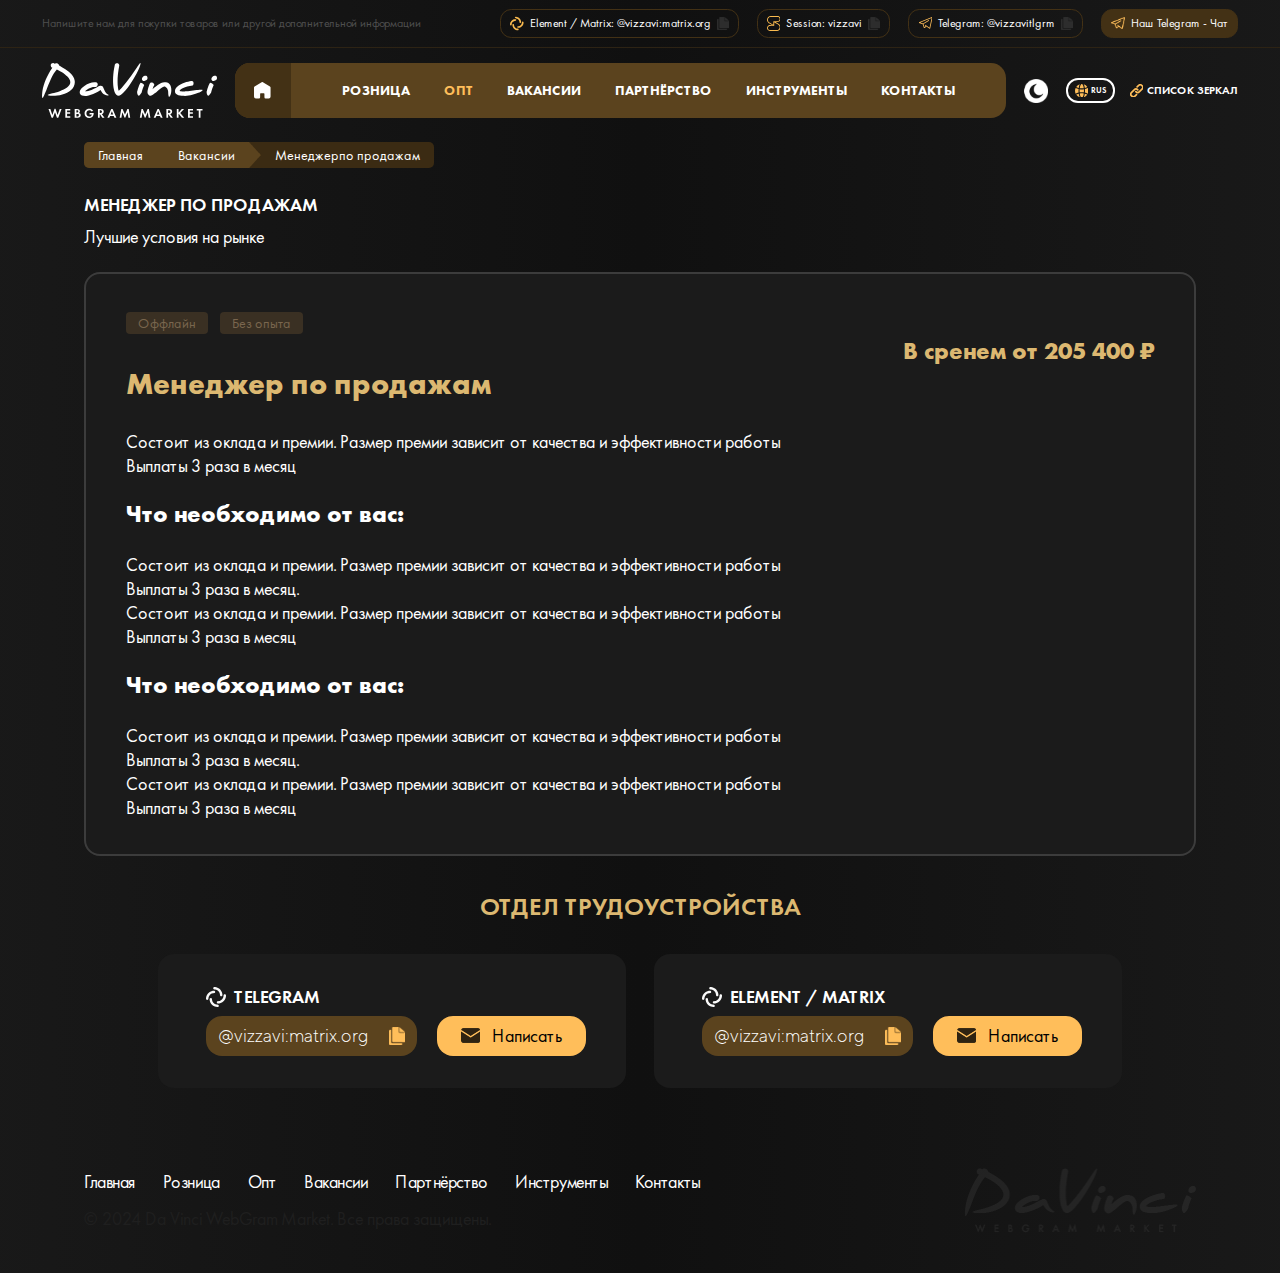
<file: vacancy-item.html>
<!DOCTYPE html>
<html data-theme="light" lang="ru">

<head>
    <meta charset="UTF-8">
    <meta name="viewport" content="width=device-width, initial-scale=1.0">
    <meta name="description" content="">
    <meta name="keywords" content="">
    <link rel="stylesheet" href="css/libs.min.css">
    <link rel="stylesheet" href="css/style.min.css">
    <title>Вакансии</title>
</head>


<body class="m-page">
    <div class="wrapper">
        <header class="header">
            <div class="header-top">
                <div class="container">
                    <div class="header-top__inner">
                        <div class="header-top__hint text16">
                            Напишите нам для покупки товаров или другой дополнительной информации
                        </div>

                        <div class="header-top__nav">
                            <div class="header-btn">
                                <svg xmlns="http://www.w3.org/2000/svg" xmlns:v="https://svgstorm.com" viewBox="0 0 672 747" width="672" height="747">
                                    <g fill="None" fill-opacity="0.0" stroke="#000000" stroke-opacity="0.00" stroke-width="0.3">
                                        <path d="
M 0.00 403.00 
C 0.50 403.00 1.00 403.00 1.00 403.00
C 1.00 374.04 12.32 341.80 23.31 316.31 C 34.29 290.81 48.63 270.39 66.75 249.75 C 84.88 229.11 102.17 213.46 125.23 199.23 C 148.29 185.00 175.20 172.33 202.07 166.07 C 228.94 159.82 269.58 150.82 294.23 166.77 C 318.88 182.72 313.01 228.54 285.31 236.30 C 257.60 244.07 220.52 241.16 194.92 254.92 C 169.33 268.69 150.06 278.45 130.25 300.25 C 110.44 322.05 101.31 342.58 90.22 369.22 C 79.14 395.87 89.04 434.64 68.25 457.25 C 47.45 479.85 6.36 465.00 0.00 437.00
L 0.00 747.00
L 672.00 747.00
L 672.00 344.00
C 668.80 372.00 660.78 404.70 649.08 430.08 C 637.37 455.45 624.08 476.08 605.75 496.75 C 587.43 517.42 570.44 533.04 547.30 547.30 C 524.17 561.56 497.68 574.47 470.78 580.78 C 443.87 587.09 402.31 596.21 377.77 580.23 C 353.23 564.25 358.68 519.25 386.08 511.08 C 413.47 502.90 451.52 505.89 477.08 492.08 C 502.63 478.26 521.96 468.57 541.75 446.75 C 561.55 424.93 570.70 404.43 581.78 377.78 C 592.85 351.12 582.96 312.37 603.75 289.75 C 624.54 267.14 665.67 281.96 672.00 310.00
L 672.00 0.00
L 0.00 0.00
L 0.00 403.00
M 303.00 37.00 
C 329.59 39.57 361.33 47.02 385.68 57.32 C 410.03 67.62 430.51 79.87 450.75 96.25 C 470.99 112.62 485.77 127.95 500.77 149.23 C 515.77 170.51 528.05 191.49 536.78 217.22 C 545.50 242.96 552.16 276.01 552.00 305.00 C 551.84 333.99 522.34 356.19 493.77 343.23 C 465.21 330.27 470.97 293.64 466.01 267.99 C 461.04 242.35 449.59 216.52 434.08 195.92 C 418.57 175.32 403.04 159.16 380.75 146.25 C 358.46 133.34 329.86 120.43 303.00 120.00 C 276.14 119.57 241.43 113.34 241.02 78.98 C 240.62 44.61 273.71 34.17 303.00 37.00
M 169.00 400.00 
C 202.46 405.43 201.79 441.84 204.00 468.00 C 206.20 494.17 218.96 521.65 232.75 543.25 C 246.55 564.84 262.21 581.19 283.70 595.30 C 305.18 609.42 331.04 622.63 357.22 625.78 C 383.41 628.93 419.66 625.37 428.92 657.08 C 438.19 688.78 411.26 711.54 382.00 710.00 C 352.74 708.46 321.73 702.95 295.92 693.08 C 270.12 683.20 250.10 672.29 228.75 656.25 C 207.41 640.21 193.44 626.20 176.75 605.25 C 160.05 584.31 150.20 564.10 139.07 538.93 C 127.95 513.75 124.17 482.52 121.00 454.00 C 117.83 425.48 135.15 394.50 169.00 400.00 Z" />
                                    </g>
                                    <g fill="None" fill-opacity="0.0" stroke="#FEBE51" stroke-opacity="0.98" stroke-width="0.3">
                                        <path d="
M 303.00 37.00 
C 273.71 34.17 240.62 44.61 241.02 78.98 C 241.43 113.34 276.14 119.57 303.00 120.00 C 329.86 120.43 358.46 133.34 380.75 146.25 C 403.04 159.16 418.57 175.32 434.08 195.92 C 449.59 216.52 461.04 242.35 466.01 267.99 C 470.97 293.64 465.21 330.27 493.77 343.23 C 522.34 356.19 551.84 333.99 552.00 305.00 C 552.16 276.01 545.50 242.96 536.78 217.22 C 528.05 191.49 515.77 170.51 500.77 149.23 C 485.77 127.95 470.99 112.62 450.75 96.25 C 430.51 79.87 410.03 67.62 385.68 57.32 C 361.33 47.02 329.59 39.57 303.00 37.00 Z" />
                                    </g>
                                    <g fill="None" fill-opacity="0.0" stroke="#FEBE50" stroke-opacity="0.98" stroke-width="0.3">
                                        <path d="
M 1.00 403.00 
C 1.00 405.84 1.79 409.98 0.00 412.00
L 0.00 437.00
C 6.36 465.00 47.45 479.85 68.25 457.25 C 89.04 434.64 79.14 395.87 90.22 369.22 C 101.31 342.58 110.44 322.05 130.25 300.25 C 150.06 278.45 169.33 268.69 194.92 254.92 C 220.52 241.16 257.60 244.07 285.31 236.30 C 313.01 228.54 318.88 182.72 294.23 166.77 C 269.58 150.82 228.94 159.82 202.07 166.07 C 175.20 172.33 148.29 185.00 125.23 199.23 C 102.17 213.46 84.88 229.11 66.75 249.75 C 48.63 270.39 34.29 290.81 23.31 316.31 C 12.32 341.80 1.00 374.04 1.00 403.00 Z" />
                                    </g>
                                    <g fill="None" fill-opacity="0.0" stroke="#FEBE51" stroke-opacity="0.98" stroke-width="0.3">
                                        <path d="
M 672.00 344.00 
L 672.00 310.00
C 665.67 281.96 624.54 267.14 603.75 289.75 C 582.96 312.37 592.85 351.12 581.78 377.78 C 570.70 404.43 561.55 424.93 541.75 446.75 C 521.96 468.57 502.63 478.26 477.08 492.08 C 451.52 505.89 413.47 502.90 386.08 511.08 C 358.68 519.25 353.23 564.25 377.77 580.23 C 402.31 596.21 443.87 587.09 470.78 580.78 C 497.68 574.47 524.17 561.56 547.30 547.30 C 570.44 533.04 587.43 517.42 605.75 496.75 C 624.08 476.08 637.37 455.45 649.08 430.08 C 660.78 404.70 668.80 372.00 672.00 344.00 Z" />
                                    </g>
                                    <g fill="None" fill-opacity="0.0" stroke="#FEBE50" stroke-opacity="0.98" stroke-width="0.3">
                                        <path d="
M 169.00 400.00 
C 135.15 394.50 117.83 425.48 121.00 454.00 C 124.17 482.52 127.95 513.75 139.07 538.93 C 150.20 564.10 160.05 584.31 176.75 605.25 C 193.44 626.20 207.41 640.21 228.75 656.25 C 250.10 672.29 270.12 683.20 295.92 693.08 C 321.73 702.95 352.74 708.46 382.00 710.00 C 411.26 711.54 438.19 688.78 428.92 657.08 C 419.66 625.37 383.41 628.93 357.22 625.78 C 331.04 622.63 305.18 609.42 283.70 595.30 C 262.21 581.19 246.55 564.84 232.75 543.25 C 218.96 521.65 206.20 494.17 204.00 468.00 C 201.79 441.84 202.46 405.43 169.00 400.00 Z" />
                                    </g>
                                    <g fill="None" fill-opacity="0.0" stroke="#FFC153" stroke-opacity="0.28" stroke-width="0.3">
                                        <path d="
M 0.00 412.00 
C 1.79 409.98 1.00 405.84 1.00 403.00
C 1.00 403.00 0.50 403.00 0.00 403.00
L 0.00 412.00 Z" />
                                    </g>
                                    <g fill="#000000" fill-opacity="0.00" stroke="None">
                                        <path d="
M 0.00 403.00 
C 0.50 403.00 1.00 403.00 1.00 403.00
C 1.00 374.04 12.32 341.80 23.31 316.31 C 34.29 290.81 48.63 270.39 66.75 249.75 C 84.88 229.11 102.17 213.46 125.23 199.23 C 148.29 185.00 175.20 172.33 202.07 166.07 C 228.94 159.82 269.58 150.82 294.23 166.77 C 318.88 182.72 313.01 228.54 285.31 236.30 C 257.60 244.07 220.52 241.16 194.92 254.92 C 169.33 268.69 150.06 278.45 130.25 300.25 C 110.44 322.05 101.31 342.58 90.22 369.22 C 79.14 395.87 89.04 434.64 68.25 457.25 C 47.45 479.85 6.36 465.00 0.00 437.00
L 0.00 747.00
L 672.00 747.00
L 672.00 344.00
C 668.80 372.00 660.78 404.70 649.08 430.08 C 637.37 455.45 624.08 476.08 605.75 496.75 C 587.43 517.42 570.44 533.04 547.30 547.30 C 524.17 561.56 497.68 574.47 470.78 580.78 C 443.87 587.09 402.31 596.21 377.77 580.23 C 353.23 564.25 358.68 519.25 386.08 511.08 C 413.47 502.90 451.52 505.89 477.08 492.08 C 502.63 478.26 521.96 468.57 541.75 446.75 C 561.55 424.93 570.70 404.43 581.78 377.78 C 592.85 351.12 582.96 312.37 603.75 289.75 C 624.54 267.14 665.67 281.96 672.00 310.00
L 672.00 0.00
L 0.00 0.00
L 0.00 403.00
M 303.00 37.00 
C 329.59 39.57 361.33 47.02 385.68 57.32 C 410.03 67.62 430.51 79.87 450.75 96.25 C 470.99 112.62 485.77 127.95 500.77 149.23 C 515.77 170.51 528.05 191.49 536.78 217.22 C 545.50 242.96 552.16 276.01 552.00 305.00 C 551.84 333.99 522.34 356.19 493.77 343.23 C 465.21 330.27 470.97 293.64 466.01 267.99 C 461.04 242.35 449.59 216.52 434.08 195.92 C 418.57 175.32 403.04 159.16 380.75 146.25 C 358.46 133.34 329.86 120.43 303.00 120.00 C 276.14 119.57 241.43 113.34 241.02 78.98 C 240.62 44.61 273.71 34.17 303.00 37.00
M 169.00 400.00 
C 202.46 405.43 201.79 441.84 204.00 468.00 C 206.20 494.17 218.96 521.65 232.75 543.25 C 246.55 564.84 262.21 581.19 283.70 595.30 C 305.18 609.42 331.04 622.63 357.22 625.78 C 383.41 628.93 419.66 625.37 428.92 657.08 C 438.19 688.78 411.26 711.54 382.00 710.00 C 352.74 708.46 321.73 702.95 295.92 693.08 C 270.12 683.20 250.10 672.29 228.75 656.25 C 207.41 640.21 193.44 626.20 176.75 605.25 C 160.05 584.31 150.20 564.10 139.07 538.93 C 127.95 513.75 124.17 482.52 121.00 454.00 C 117.83 425.48 135.15 394.50 169.00 400.00 Z" />
                                    </g>
                                    <g fill="#FEBE51" fill-opacity="0.98" stroke="None">
                                        <path d="
M 303.00 37.00 
C 273.71 34.17 240.62 44.61 241.02 78.98 C 241.43 113.34 276.14 119.57 303.00 120.00 C 329.86 120.43 358.46 133.34 380.75 146.25 C 403.04 159.16 418.57 175.32 434.08 195.92 C 449.59 216.52 461.04 242.35 466.01 267.99 C 470.97 293.64 465.21 330.27 493.77 343.23 C 522.34 356.19 551.84 333.99 552.00 305.00 C 552.16 276.01 545.50 242.96 536.78 217.22 C 528.05 191.49 515.77 170.51 500.77 149.23 C 485.77 127.95 470.99 112.62 450.75 96.25 C 430.51 79.87 410.03 67.62 385.68 57.32 C 361.33 47.02 329.59 39.57 303.00 37.00 Z" />
                                    </g>
                                    <g fill="#FEBE50" fill-opacity="0.98" stroke="None">
                                        <path d="
M 1.00 403.00 
C 1.00 405.84 1.79 409.98 0.00 412.00
L 0.00 437.00
C 6.36 465.00 47.45 479.85 68.25 457.25 C 89.04 434.64 79.14 395.87 90.22 369.22 C 101.31 342.58 110.44 322.05 130.25 300.25 C 150.06 278.45 169.33 268.69 194.92 254.92 C 220.52 241.16 257.60 244.07 285.31 236.30 C 313.01 228.54 318.88 182.72 294.23 166.77 C 269.58 150.82 228.94 159.82 202.07 166.07 C 175.20 172.33 148.29 185.00 125.23 199.23 C 102.17 213.46 84.88 229.11 66.75 249.75 C 48.63 270.39 34.29 290.81 23.31 316.31 C 12.32 341.80 1.00 374.04 1.00 403.00 Z" />
                                    </g>
                                    <g fill="#FEBE51" fill-opacity="0.98" stroke="None">
                                        <path d="
M 672.00 344.00 
L 672.00 310.00
C 665.67 281.96 624.54 267.14 603.75 289.75 C 582.96 312.37 592.85 351.12 581.78 377.78 C 570.70 404.43 561.55 424.93 541.75 446.75 C 521.96 468.57 502.63 478.26 477.08 492.08 C 451.52 505.89 413.47 502.90 386.08 511.08 C 358.68 519.25 353.23 564.25 377.77 580.23 C 402.31 596.21 443.87 587.09 470.78 580.78 C 497.68 574.47 524.17 561.56 547.30 547.30 C 570.44 533.04 587.43 517.42 605.75 496.75 C 624.08 476.08 637.37 455.45 649.08 430.08 C 660.78 404.70 668.80 372.00 672.00 344.00 Z" />
                                    </g>
                                    <g fill="#FEBE50" fill-opacity="0.98" stroke="None">
                                        <path d="
M 169.00 400.00 
C 135.15 394.50 117.83 425.48 121.00 454.00 C 124.17 482.52 127.95 513.75 139.07 538.93 C 150.20 564.10 160.05 584.31 176.75 605.25 C 193.44 626.20 207.41 640.21 228.75 656.25 C 250.10 672.29 270.12 683.20 295.92 693.08 C 321.73 702.95 352.74 708.46 382.00 710.00 C 411.26 711.54 438.19 688.78 428.92 657.08 C 419.66 625.37 383.41 628.93 357.22 625.78 C 331.04 622.63 305.18 609.42 283.70 595.30 C 262.21 581.19 246.55 564.84 232.75 543.25 C 218.96 521.65 206.20 494.17 204.00 468.00 C 201.79 441.84 202.46 405.43 169.00 400.00 Z" />
                                    </g>
                                    <g fill="#FFC153" fill-opacity="0.28" stroke="None">
                                        <path d="
M 0.00 412.00 
C 1.79 409.98 1.00 405.84 1.00 403.00
C 1.00 403.00 0.50 403.00 0.00 403.00
L 0.00 412.00 Z" />
                                    </g>
                                </svg>
                                <div class="header-btn__title">
                                    Element / Matrix: @vizzavi:matrix.org
                                </div>
                                <button data-copy="@vizzavi:matrix.org" class="header-btn__copy copy-btn">
                                    <img class="_view1" src="img/copy.png" alt="">
                                    <img class="_view2" src="img/copy3.png" alt="">
                                </button>
                            </div>
                            <div class="header-btn">
                                <svg xmlns="http://www.w3.org/2000/svg" xmlns:v="https://svgstorm.com" viewBox="0 0 672 747" width="672" height="747">
                                    <g fill="None" fill-opacity="0.0" stroke="#000000" stroke-opacity="0.00" stroke-width="0.3">
                                        <path d="
M 0.00 176.00 
C 6.53 78.52 92.73 1.00 190.00 1.00
C 189.96 1.00 190.00 0.00 190.00 0.00
L 0.00 0.00
L 0.00 176.00 Z" />
                                    </g>
                                    <g fill="None" fill-opacity="0.0" stroke="#FFBD54" stroke-opacity="0.25" stroke-width="0.3">
                                        <path d="
M 190.00 1.00 
C 213.00 1.00 236.00 1.00 259.00 1.00
C 258.96 1.00 259.00 0.00 259.00 0.00
L 190.00 0.00
C 190.00 0.00 189.96 1.00 190.00 1.00 Z" />
                                    </g>
                                    <g fill="None" fill-opacity="0.0" stroke="#FEBE50" stroke-opacity="0.44" stroke-width="0.3">
                                        <path d="
M 259.00 1.00 
C 310.33 1.00 361.67 1.00 413.00 1.00
C 412.96 1.00 413.00 0.00 413.00 0.00
L 259.00 0.00
C 259.00 0.00 258.96 1.00 259.00 1.00 Z" />
                                    </g>
                                    <g fill="None" fill-opacity="0.0" stroke="#FFBD53" stroke-opacity="0.25" stroke-width="0.3">
                                        <path d="
M 413.00 1.00 
C 449.33 1.00 485.67 1.00 522.00 1.00
C 521.96 1.00 522.00 0.00 522.00 0.00
L 413.00 0.00
C 413.00 0.00 412.96 1.00 413.00 1.00 Z" />
                                    </g>
                                    <g fill="None" fill-opacity="0.0" stroke="#000000" stroke-opacity="0.00" stroke-width="0.3">
                                        <path d="
M 522.00 1.00 
C 598.02 1.00 665.42 62.68 672.00 138.00
L 672.00 0.00
L 522.00 0.00
C 522.00 0.00 521.96 1.00 522.00 1.00 Z" />
                                    </g>
                                    <g fill="None" fill-opacity="0.0" stroke="#FEBE51" stroke-opacity="0.98" stroke-width="0.3">
                                        <path d="
M 0.00 176.00 
L 0.00 182.00
C 1.63 187.26 1.69 195.81 0.00 201.00
L 0.00 205.00
C 3.09 229.19 10.67 257.62 21.77 279.23 C 32.87 300.84 45.27 317.34 62.25 334.75 C 79.23 352.16 99.65 362.16 119.70 374.30 C 139.74 386.45 161.67 396.28 181.69 408.31 C 201.72 420.33 225.87 428.93 241.00 446.00
C 212.43 447.53 176.19 447.17 148.00 447.00 C 119.81 446.83 94.99 455.40 72.75 468.75 C 50.51 482.11 37.77 494.56 23.75 515.75 C 9.72 536.94 2.59 564.17 0.00 589.00
L 0.00 598.00
C 2.94 628.68 10.48 660.86 30.30 685.70 C 50.13 710.54 67.92 724.20 97.69 736.31 C 127.47 748.41 172.07 746.00 206.00 746.00
C 216.67 746.00 227.33 746.00 238.00 746.00
C 311.00 746.00 384.00 746.00 457.00 746.00
C 463.33 746.00 469.67 746.00 476.00 746.00
C 528.21 746.00 576.74 728.80 614.25 692.25 C 651.75 655.69 669.63 608.84 672.00 558.00
L 672.00 552.00
C 670.22 521.05 660.09 483.76 644.70 457.31 C 629.30 430.85 611.13 409.95 586.25 392.75 C 561.38 375.54 534.67 363.38 508.92 348.08 C 483.18 332.77 454.02 321.82 432.00 302.00
C 459.86 298.40 496.92 299.93 525.00 300.00 C 553.08 300.07 576.15 290.04 599.23 278.23 C 622.31 266.42 633.14 251.68 646.92 230.92 C 660.70 210.16 668.95 184.38 672.00 160.00
L 672.00 156.00
C 670.42 152.73 670.29 146.20 672.00 143.00
L 672.00 138.00
C 665.42 62.68 598.02 1.00 522.00 1.00
C 485.67 1.00 449.33 1.00 413.00 1.00
C 361.67 1.00 310.33 1.00 259.00 1.00
C 236.00 1.00 213.00 1.00 190.00 1.00
C 92.73 1.00 6.53 78.52 0.00 176.00
M 495.00 46.00 
C 506.26 46.00 520.60 45.74 531.22 46.78 C 541.85 47.81 552.12 49.80 561.22 53.78 C 570.33 57.75 577.14 61.51 584.75 67.25 C 592.35 73.00 597.70 78.96 603.75 86.25 C 609.80 93.54 613.46 100.44 617.92 109.08 C 622.39 117.71 624.82 127.93 626.00 138.00 C 627.18 148.07 627.34 161.99 624.67 171.67 C 622.00 181.35 619.45 191.20 614.70 199.69 C 609.94 208.19 605.95 214.29 599.25 221.25 C 592.55 228.21 587.29 232.92 579.25 238.25 C 571.22 243.59 563.71 246.83 553.98 249.98 C 544.24 253.12 533.30 255.87 522.00 256.00 C 510.70 256.13 496.83 255.92 485.00 256.00 C 473.17 256.08 460.02 255.90 448.00 256.00 C 435.98 256.10 423.01 255.83 411.00 256.00 C 398.99 256.17 384.68 255.65 373.00 256.00 C 361.32 256.35 346.75 255.21 336.00 256.00 C 325.25 256.79 316.68 260.09 314.07 271.07 C 311.47 282.05 313.43 295.99 313.00 308.00 C 312.57 320.01 313.04 332.52 313.00 345.00 C 312.96 357.48 312.69 368.96 313.00 382.00 C 313.31 395.04 312.12 404.93 313.00 419.00 C 313.88 433.07 300.70 424.07 292.92 419.08 C 285.14 414.09 276.77 410.76 268.92 406.08 C 261.08 401.40 253.24 397.19 245.30 392.70 C 237.37 388.20 229.20 384.33 221.31 379.69 C 213.41 375.06 205.02 370.33 196.92 366.08 C 188.83 361.82 181.40 356.84 173.30 352.70 C 165.21 348.55 157.30 343.98 149.30 339.70 C 141.31 335.41 133.45 331.06 125.77 326.23 C 118.09 321.40 110.57 316.18 103.30 310.70 C 96.04 305.21 90.75 299.10 84.75 292.25 C 78.74 285.41 73.73 278.95 69.08 270.92 C 64.43 262.89 59.83 254.73 56.22 245.78 C 52.62 236.82 50.00 226.86 48.01 216.99 C 46.02 207.12 44.45 193.55 45.00 183.00 C 45.55 172.45 48.50 161.62 50.93 151.93 C 53.35 142.23 57.42 133.28 61.77 124.77 C 66.12 116.26 70.26 109.32 76.25 102.25 C 82.23 95.18 87.32 89.55 94.25 83.25 C 101.17 76.95 107.24 72.45 115.25 67.25 C 123.25 62.04 131.72 58.61 141.07 55.07 C 150.43 51.54 160.01 49.36 170.67 47.67 C 181.33 45.98 194.19 45.78 206.00 46.00 C 217.81 46.22 230.82 45.91 243.00 46.00 C 255.18 46.09 268.69 45.96 281.00 46.00 C 293.31 46.04 305.68 45.98 318.00 46.00 C 330.32 46.02 342.67 45.99 355.00 46.00 C 367.33 46.01 379.67 46.00 392.00 46.00
C 400.66 45.26 409.64 45.00 418.00 45.00
C 439.33 45.00 460.67 45.00 482.00 45.00
C 486.41 45.00 491.34 45.65 495.00 46.00
M 173.00 491.00 
C 177.39 490.58 182.93 490.00 188.00 490.00
C 201.62 490.00 215.40 490.18 229.00 490.00 C 242.60 489.82 257.56 490.45 271.00 490.00 C 284.44 489.55 299.02 491.06 312.00 490.00 C 324.98 488.94 339.76 493.72 350.69 486.70 C 361.63 479.67 358.63 466.62 359.00 454.00 C 359.37 441.38 359.01 425.57 359.00 412.00 C 358.99 398.43 359.42 385.41 359.00 371.00 C 358.58 356.59 360.08 344.56 359.00 329.00 C 357.92 313.44 372.46 323.35 381.23 328.77 C 389.99 334.19 398.77 338.28 407.70 343.31 C 416.62 348.33 425.61 353.63 434.70 358.30 C 443.78 362.98 452.29 367.88 461.25 372.75 C 470.20 377.62 479.49 382.54 488.23 387.77 C 496.97 393.00 505.85 397.29 514.70 402.31 C 523.54 407.32 532.87 412.33 541.70 417.31 C 550.52 422.28 558.67 428.15 566.75 434.25 C 574.84 440.35 581.30 446.21 587.77 454.23 C 594.24 462.25 600.11 469.80 604.92 479.08 C 609.73 488.36 615.53 496.29 617.98 507.02 C 620.42 517.76 624.85 529.47 626.00 541.00 C 627.14 552.53 627.02 567.78 625.00 579.00 C 622.99 590.22 619.35 601.19 615.23 611.23 C 611.11 621.27 606.78 630.18 600.70 638.70 C 594.61 647.22 588.79 652.88 581.25 660.25 C 573.71 667.62 566.95 673.50 557.77 678.77 C 548.59 684.04 540.54 688.25 529.92 691.92 C 519.31 695.60 508.01 698.30 495.98 699.98 C 483.94 701.65 469.16 700.88 456.00 701.00 C 442.84 701.12 427.53 700.94 414.00 701.00 C 400.47 701.06 386.71 700.97 373.00 701.00 C 359.29 701.03 344.80 700.98 331.00 701.00 C 317.20 701.02 302.76 700.97 289.00 701.00 C 275.24 701.03 261.66 700.94 248.00 701.00 C 234.34 701.06 219.46 700.88 206.00 701.00 C 192.54 701.12 177.97 700.73 165.00 701.00 C 152.03 701.27 137.73 700.50 126.33 697.67 C 114.92 694.85 106.80 691.15 97.30 685.70 C 87.81 680.24 82.08 674.40 74.25 666.75 C 66.42 659.10 61.76 651.92 56.69 642.31 C 51.63 632.69 48.93 622.40 46.67 611.33 C 44.41 600.26 45.34 584.73 47.93 573.93 C 50.52 563.13 53.50 553.35 59.25 544.25 C 65.01 535.16 69.54 528.03 77.75 520.75 C 85.97 513.47 91.33 508.43 101.23 503.23 C 111.13 498.02 121.53 494.94 133.22 493.22 C 144.91 491.50 160.51 491.00 173.00 491.00 Z" />
                                    </g>
                                    <g fill="None" fill-opacity="0.0" stroke="#FFBF4D" stroke-opacity="0.08" stroke-width="0.3">
                                        <path d="
M 393.00 46.00 
C 401.33 46.00 409.67 46.00 418.00 46.00
C 417.96 46.00 418.00 45.00 418.00 45.00
C 409.64 45.00 400.66 45.26 393.00 46.00 Z" />
                                    </g>
                                    <g fill="None" fill-opacity="0.0" stroke="#FE8080" stroke-opacity="0.01" stroke-width="0.3">
                                        <path d="
M 418.00 46.00 
C 439.33 46.00 460.67 46.00 482.00 46.00
C 481.96 46.00 482.00 45.00 482.00 45.00
C 460.67 45.00 439.33 45.00 418.00 45.00
C 418.00 45.00 417.96 46.00 418.00 46.00 Z" />
                                    </g>
                                    <g fill="None" fill-opacity="0.0" stroke="#FFBE50" stroke-opacity="0.12" stroke-width="0.3">
                                        <path d="
M 482.00 46.00 
C 486.33 46.00 490.67 46.00 495.00 46.00
C 491.34 45.65 486.41 45.00 482.00 45.00
C 482.00 45.00 481.96 46.00 482.00 46.00 Z" />
                                    </g>
                                    <g fill="None" fill-opacity="0.0" stroke="#000000" stroke-opacity="0.00" stroke-width="0.3">
                                        <path d="
M 495.00 46.00 
C 490.67 46.00 486.33 46.00 482.00 46.00
C 460.67 46.00 439.33 46.00 418.00 46.00
C 409.67 46.00 401.33 46.00 393.00 46.00
C 379.67 46.00 367.33 46.01 355.00 46.00 C 342.67 45.99 330.32 46.02 318.00 46.00 C 305.68 45.98 293.31 46.04 281.00 46.00 C 268.69 45.96 255.18 46.09 243.00 46.00 C 230.82 45.91 217.81 46.22 206.00 46.00 C 194.19 45.78 181.33 45.98 170.67 47.67 C 160.01 49.36 150.43 51.54 141.07 55.07 C 131.72 58.61 123.25 62.04 115.25 67.25 C 107.24 72.45 101.17 76.95 94.25 83.25 C 87.32 89.55 82.23 95.18 76.25 102.25 C 70.26 109.32 66.12 116.26 61.77 124.77 C 57.42 133.28 53.35 142.23 50.93 151.93 C 48.50 161.62 45.55 172.45 45.00 183.00 C 44.45 193.55 46.02 207.12 48.01 216.99 C 50.00 226.86 52.62 236.82 56.22 245.78 C 59.83 254.73 64.43 262.89 69.08 270.92 C 73.73 278.95 78.74 285.41 84.75 292.25 C 90.75 299.10 96.04 305.21 103.30 310.70 C 110.57 316.18 118.09 321.40 125.77 326.23 C 133.45 331.06 141.31 335.41 149.30 339.70 C 157.30 343.98 165.21 348.55 173.30 352.70 C 181.40 356.84 188.83 361.82 196.92 366.08 C 205.02 370.33 213.41 375.06 221.31 379.69 C 229.20 384.33 237.37 388.20 245.30 392.70 C 253.24 397.19 261.08 401.40 268.92 406.08 C 276.77 410.76 285.14 414.09 292.92 419.08 C 300.70 424.07 313.88 433.07 313.00 419.00 C 312.12 404.93 313.31 395.04 313.00 382.00 C 312.69 368.96 312.96 357.48 313.00 345.00 C 313.04 332.52 312.57 320.01 313.00 308.00 C 313.43 295.99 311.47 282.05 314.07 271.07 C 316.68 260.09 325.25 256.79 336.00 256.00 C 346.75 255.21 361.32 256.35 373.00 256.00 C 384.68 255.65 398.99 256.17 411.00 256.00 C 423.01 255.83 435.98 256.10 448.00 256.00 C 460.02 255.90 473.17 256.08 485.00 256.00 C 496.83 255.92 510.70 256.13 522.00 256.00 C 533.30 255.87 544.24 253.12 553.98 249.98 C 563.71 246.83 571.22 243.59 579.25 238.25 C 587.29 232.92 592.55 228.21 599.25 221.25 C 605.95 214.29 609.94 208.19 614.70 199.69 C 619.45 191.20 622.00 181.35 624.67 171.67 C 627.34 161.99 627.18 148.07 626.00 138.00 C 624.82 127.93 622.39 117.71 617.92 109.08 C 613.46 100.44 609.80 93.54 603.75 86.25 C 597.70 78.96 592.35 73.00 584.75 67.25 C 577.14 61.51 570.33 57.75 561.22 53.78 C 552.12 49.80 541.85 47.81 531.22 46.78 C 520.60 45.74 506.26 46.00 495.00 46.00 Z" />
                                    </g>
                                    <g fill="None" fill-opacity="0.0" stroke="#FEBF51" stroke-opacity="0.51" stroke-width="0.3">
                                        <path d="
M 672.00 156.00 
L 672.00 143.00
C 670.29 146.20 670.42 152.73 672.00 156.00 Z" />
                                    </g>
                                    <g fill="None" fill-opacity="0.0" stroke="#000000" stroke-opacity="0.00" stroke-width="0.3">
                                        <path d="
M 672.00 552.00 
L 672.00 160.00
C 668.95 184.38 660.70 210.16 646.92 230.92 C 633.14 251.68 622.31 266.42 599.23 278.23 C 576.15 290.04 553.08 300.07 525.00 300.00 C 496.92 299.93 459.86 298.40 432.00 302.00
C 454.02 321.82 483.18 332.77 508.92 348.08 C 534.67 363.38 561.38 375.54 586.25 392.75 C 611.13 409.95 629.30 430.85 644.70 457.31 C 660.09 483.76 670.22 521.05 672.00 552.00 Z" />
                                    </g>
                                    <g fill="None" fill-opacity="0.0" stroke="#FEBF51" stroke-opacity="0.60" stroke-width="0.3">
                                        <path d="
M 0.00 201.00 
C 1.69 195.81 1.63 187.26 0.00 182.00
L 0.00 201.00 Z" />
                                    </g>
                                    <g fill="None" fill-opacity="0.0" stroke="#000000" stroke-opacity="0.00" stroke-width="0.3">
                                        <path d="
M 0.00 589.00 
C 2.59 564.17 9.72 536.94 23.75 515.75 C 37.77 494.56 50.51 482.11 72.75 468.75 C 94.99 455.40 119.81 446.83 148.00 447.00 C 176.19 447.17 212.43 447.53 241.00 446.00
C 225.87 428.93 201.72 420.33 181.69 408.31 C 161.67 396.28 139.74 386.45 119.70 374.30 C 99.65 362.16 79.23 352.16 62.25 334.75 C 45.27 317.34 32.87 300.84 21.77 279.23 C 10.67 257.62 3.09 229.19 0.00 205.00
L 0.00 589.00 Z" />
                                    </g>
                                    <g fill="None" fill-opacity="0.0" stroke="#000000" stroke-opacity="0.00" stroke-width="0.3">
                                        <path d="
M 188.00 490.00 
C 183.61 490.42 178.07 491.00 173.00 491.00
C 160.51 491.00 144.91 491.50 133.22 493.22 C 121.53 494.94 111.13 498.02 101.23 503.23 C 91.33 508.43 85.97 513.47 77.75 520.75 C 69.54 528.03 65.01 535.16 59.25 544.25 C 53.50 553.35 50.52 563.13 47.93 573.93 C 45.34 584.73 44.41 600.26 46.67 611.33 C 48.93 622.40 51.63 632.69 56.69 642.31 C 61.76 651.92 66.42 659.10 74.25 666.75 C 82.08 674.40 87.81 680.24 97.30 685.70 C 106.80 691.15 114.92 694.85 126.33 697.67 C 137.73 700.50 152.03 701.27 165.00 701.00 C 177.97 700.73 192.54 701.12 206.00 701.00 C 219.46 700.88 234.34 701.06 248.00 701.00 C 261.66 700.94 275.24 701.03 289.00 701.00 C 302.76 700.97 317.20 701.02 331.00 701.00 C 344.80 700.98 359.29 701.03 373.00 701.00 C 386.71 700.97 400.47 701.06 414.00 701.00 C 427.53 700.94 442.84 701.12 456.00 701.00 C 469.16 700.88 483.94 701.65 495.98 699.98 C 508.01 698.30 519.31 695.60 529.92 691.92 C 540.54 688.25 548.59 684.04 557.77 678.77 C 566.95 673.50 573.71 667.62 581.25 660.25 C 588.79 652.88 594.61 647.22 600.70 638.70 C 606.78 630.18 611.11 621.27 615.23 611.23 C 619.35 601.19 622.99 590.22 625.00 579.00 C 627.02 567.78 627.14 552.53 626.00 541.00 C 624.85 529.47 620.42 517.76 617.98 507.02 C 615.53 496.29 609.73 488.36 604.92 479.08 C 600.11 469.80 594.24 462.25 587.77 454.23 C 581.30 446.21 574.84 440.35 566.75 434.25 C 558.67 428.15 550.52 422.28 541.70 417.31 C 532.87 412.33 523.54 407.32 514.70 402.31 C 505.85 397.29 496.97 393.00 488.23 387.77 C 479.49 382.54 470.20 377.62 461.25 372.75 C 452.29 367.88 443.78 362.98 434.70 358.30 C 425.61 353.63 416.62 348.33 407.70 343.31 C 398.77 338.28 389.99 334.19 381.23 328.77 C 372.46 323.35 357.92 313.44 359.00 329.00 C 360.08 344.56 358.58 356.59 359.00 371.00 C 359.42 385.41 358.99 398.43 359.00 412.00 C 359.01 425.57 359.37 441.38 359.00 454.00 C 358.63 466.62 361.63 479.67 350.69 486.70 C 339.76 493.72 324.98 488.94 312.00 490.00 C 299.02 491.06 284.44 489.55 271.00 490.00 C 257.56 490.45 242.60 489.82 229.00 490.00 C 215.40 490.18 201.62 490.00 188.00 490.00 Z" />
                                    </g>
                                    <g fill="None" fill-opacity="0.0" stroke="#FE8080" stroke-opacity="0.01" stroke-width="0.3">
                                        <path d="
M 173.00 491.00 
C 178.07 491.00 183.61 490.42 188.00 490.00
C 182.93 490.00 177.39 490.58 173.00 491.00 Z" />
                                    </g>
                                    <g fill="None" fill-opacity="0.0" stroke="#000000" stroke-opacity="0.00" stroke-width="0.3">
                                        <path d="
M 476.00 746.00 
C 476.04 746.00 476.00 747.00 476.00 747.00
L 672.00 747.00
L 672.00 558.00
C 669.63 608.84 651.75 655.69 614.25 692.25 C 576.74 728.80 528.21 746.00 476.00 746.00 Z" />
                                    </g>
                                    <g fill="None" fill-opacity="0.0" stroke="#000000" stroke-opacity="0.00" stroke-width="0.3">
                                        <path d="
M 0.00 747.00 
L 206.00 747.00
C 206.00 746.50 206.00 746.00 206.00 746.00
C 172.07 746.00 127.47 748.41 97.69 736.31 C 67.92 724.20 50.13 710.54 30.30 685.70 C 10.48 660.86 2.94 628.68 0.00 598.00
L 0.00 747.00 Z" />
                                    </g>
                                    <g fill="None" fill-opacity="0.0" stroke="#FE8080" stroke-opacity="0.01" stroke-width="0.3">
                                        <path d="
M 206.00 747.00 
L 238.00 747.00
C 238.00 746.50 238.00 746.00 238.00 746.00
C 227.33 746.00 216.67 746.00 206.00 746.00
C 206.00 746.00 206.00 746.50 206.00 747.00 Z" />
                                    </g>
                                    <g fill="None" fill-opacity="0.0" stroke="#FFBC52" stroke-opacity="0.15" stroke-width="0.3">
                                        <path d="
M 238.00 747.00 
L 457.00 747.00
C 457.00 746.50 457.00 746.00 457.00 746.00
C 384.00 746.00 311.00 746.00 238.00 746.00
C 238.00 746.00 238.00 746.50 238.00 747.00 Z" />
                                    </g>
                                    <g fill="None" fill-opacity="0.0" stroke="#FE8080" stroke-opacity="0.01" stroke-width="0.3">
                                        <path d="
M 457.00 747.00 
L 476.00 747.00
C 476.00 747.00 476.04 746.00 476.00 746.00
C 469.67 746.00 463.33 746.00 457.00 746.00
C 457.00 746.00 457.00 746.50 457.00 747.00 Z" />
                                    </g>
                                    <g fill="#000000" fill-opacity="0.00" stroke="None">
                                        <path d="
M 0.00 176.00 
C 6.53 78.52 92.73 1.00 190.00 1.00
C 189.96 1.00 190.00 0.00 190.00 0.00
L 0.00 0.00
L 0.00 176.00 Z" />
                                    </g>
                                    <g fill="#FFBD54" fill-opacity="0.25" stroke="None">
                                        <path d="
M 190.00 1.00 
C 213.00 1.00 236.00 1.00 259.00 1.00
C 258.96 1.00 259.00 0.00 259.00 0.00
L 190.00 0.00
C 190.00 0.00 189.96 1.00 190.00 1.00 Z" />
                                    </g>
                                    <g fill="#FEBE50" fill-opacity="0.44" stroke="None">
                                        <path d="
M 259.00 1.00 
C 310.33 1.00 361.67 1.00 413.00 1.00
C 412.96 1.00 413.00 0.00 413.00 0.00
L 259.00 0.00
C 259.00 0.00 258.96 1.00 259.00 1.00 Z" />
                                    </g>
                                    <g fill="#FFBD53" fill-opacity="0.25" stroke="None">
                                        <path d="
M 413.00 1.00 
C 449.33 1.00 485.67 1.00 522.00 1.00
C 521.96 1.00 522.00 0.00 522.00 0.00
L 413.00 0.00
C 413.00 0.00 412.96 1.00 413.00 1.00 Z" />
                                    </g>
                                    <g fill="#000000" fill-opacity="0.00" stroke="None">
                                        <path d="
M 522.00 1.00 
C 598.02 1.00 665.42 62.68 672.00 138.00
L 672.00 0.00
L 522.00 0.00
C 522.00 0.00 521.96 1.00 522.00 1.00 Z" />
                                    </g>
                                    <g fill="#FEBE51" fill-opacity="0.98" stroke="None">
                                        <path d="
M 0.00 176.00 
L 0.00 182.00
C 1.63 187.26 1.69 195.81 0.00 201.00
L 0.00 205.00
C 3.09 229.19 10.67 257.62 21.77 279.23 C 32.87 300.84 45.27 317.34 62.25 334.75 C 79.23 352.16 99.65 362.16 119.70 374.30 C 139.74 386.45 161.67 396.28 181.69 408.31 C 201.72 420.33 225.87 428.93 241.00 446.00
C 212.43 447.53 176.19 447.17 148.00 447.00 C 119.81 446.83 94.99 455.40 72.75 468.75 C 50.51 482.11 37.77 494.56 23.75 515.75 C 9.72 536.94 2.59 564.17 0.00 589.00
L 0.00 598.00
C 2.94 628.68 10.48 660.86 30.30 685.70 C 50.13 710.54 67.92 724.20 97.69 736.31 C 127.47 748.41 172.07 746.00 206.00 746.00
C 216.67 746.00 227.33 746.00 238.00 746.00
C 311.00 746.00 384.00 746.00 457.00 746.00
C 463.33 746.00 469.67 746.00 476.00 746.00
C 528.21 746.00 576.74 728.80 614.25 692.25 C 651.75 655.69 669.63 608.84 672.00 558.00
L 672.00 552.00
C 670.22 521.05 660.09 483.76 644.70 457.31 C 629.30 430.85 611.13 409.95 586.25 392.75 C 561.38 375.54 534.67 363.38 508.92 348.08 C 483.18 332.77 454.02 321.82 432.00 302.00
C 459.86 298.40 496.92 299.93 525.00 300.00 C 553.08 300.07 576.15 290.04 599.23 278.23 C 622.31 266.42 633.14 251.68 646.92 230.92 C 660.70 210.16 668.95 184.38 672.00 160.00
L 672.00 156.00
C 670.42 152.73 670.29 146.20 672.00 143.00
L 672.00 138.00
C 665.42 62.68 598.02 1.00 522.00 1.00
C 485.67 1.00 449.33 1.00 413.00 1.00
C 361.67 1.00 310.33 1.00 259.00 1.00
C 236.00 1.00 213.00 1.00 190.00 1.00
C 92.73 1.00 6.53 78.52 0.00 176.00
M 495.00 46.00 
C 506.26 46.00 520.60 45.74 531.22 46.78 C 541.85 47.81 552.12 49.80 561.22 53.78 C 570.33 57.75 577.14 61.51 584.75 67.25 C 592.35 73.00 597.70 78.96 603.75 86.25 C 609.80 93.54 613.46 100.44 617.92 109.08 C 622.39 117.71 624.82 127.93 626.00 138.00 C 627.18 148.07 627.34 161.99 624.67 171.67 C 622.00 181.35 619.45 191.20 614.70 199.69 C 609.94 208.19 605.95 214.29 599.25 221.25 C 592.55 228.21 587.29 232.92 579.25 238.25 C 571.22 243.59 563.71 246.83 553.98 249.98 C 544.24 253.12 533.30 255.87 522.00 256.00 C 510.70 256.13 496.83 255.92 485.00 256.00 C 473.17 256.08 460.02 255.90 448.00 256.00 C 435.98 256.10 423.01 255.83 411.00 256.00 C 398.99 256.17 384.68 255.65 373.00 256.00 C 361.32 256.35 346.75 255.21 336.00 256.00 C 325.25 256.79 316.68 260.09 314.07 271.07 C 311.47 282.05 313.43 295.99 313.00 308.00 C 312.57 320.01 313.04 332.52 313.00 345.00 C 312.96 357.48 312.69 368.96 313.00 382.00 C 313.31 395.04 312.12 404.93 313.00 419.00 C 313.88 433.07 300.70 424.07 292.92 419.08 C 285.14 414.09 276.77 410.76 268.92 406.08 C 261.08 401.40 253.24 397.19 245.30 392.70 C 237.37 388.20 229.20 384.33 221.31 379.69 C 213.41 375.06 205.02 370.33 196.92 366.08 C 188.83 361.82 181.40 356.84 173.30 352.70 C 165.21 348.55 157.30 343.98 149.30 339.70 C 141.31 335.41 133.45 331.06 125.77 326.23 C 118.09 321.40 110.57 316.18 103.30 310.70 C 96.04 305.21 90.75 299.10 84.75 292.25 C 78.74 285.41 73.73 278.95 69.08 270.92 C 64.43 262.89 59.83 254.73 56.22 245.78 C 52.62 236.82 50.00 226.86 48.01 216.99 C 46.02 207.12 44.45 193.55 45.00 183.00 C 45.55 172.45 48.50 161.62 50.93 151.93 C 53.35 142.23 57.42 133.28 61.77 124.77 C 66.12 116.26 70.26 109.32 76.25 102.25 C 82.23 95.18 87.32 89.55 94.25 83.25 C 101.17 76.95 107.24 72.45 115.25 67.25 C 123.25 62.04 131.72 58.61 141.07 55.07 C 150.43 51.54 160.01 49.36 170.67 47.67 C 181.33 45.98 194.19 45.78 206.00 46.00 C 217.81 46.22 230.82 45.91 243.00 46.00 C 255.18 46.09 268.69 45.96 281.00 46.00 C 293.31 46.04 305.68 45.98 318.00 46.00 C 330.32 46.02 342.67 45.99 355.00 46.00 C 367.33 46.01 379.67 46.00 392.00 46.00
C 400.66 45.26 409.64 45.00 418.00 45.00
C 439.33 45.00 460.67 45.00 482.00 45.00
C 486.41 45.00 491.34 45.65 495.00 46.00
M 173.00 491.00 
C 177.39 490.58 182.93 490.00 188.00 490.00
C 201.62 490.00 215.40 490.18 229.00 490.00 C 242.60 489.82 257.56 490.45 271.00 490.00 C 284.44 489.55 299.02 491.06 312.00 490.00 C 324.98 488.94 339.76 493.72 350.69 486.70 C 361.63 479.67 358.63 466.62 359.00 454.00 C 359.37 441.38 359.01 425.57 359.00 412.00 C 358.99 398.43 359.42 385.41 359.00 371.00 C 358.58 356.59 360.08 344.56 359.00 329.00 C 357.92 313.44 372.46 323.35 381.23 328.77 C 389.99 334.19 398.77 338.28 407.70 343.31 C 416.62 348.33 425.61 353.63 434.70 358.30 C 443.78 362.98 452.29 367.88 461.25 372.75 C 470.20 377.62 479.49 382.54 488.23 387.77 C 496.97 393.00 505.85 397.29 514.70 402.31 C 523.54 407.32 532.87 412.33 541.70 417.31 C 550.52 422.28 558.67 428.15 566.75 434.25 C 574.84 440.35 581.30 446.21 587.77 454.23 C 594.24 462.25 600.11 469.80 604.92 479.08 C 609.73 488.36 615.53 496.29 617.98 507.02 C 620.42 517.76 624.85 529.47 626.00 541.00 C 627.14 552.53 627.02 567.78 625.00 579.00 C 622.99 590.22 619.35 601.19 615.23 611.23 C 611.11 621.27 606.78 630.18 600.70 638.70 C 594.61 647.22 588.79 652.88 581.25 660.25 C 573.71 667.62 566.95 673.50 557.77 678.77 C 548.59 684.04 540.54 688.25 529.92 691.92 C 519.31 695.60 508.01 698.30 495.98 699.98 C 483.94 701.65 469.16 700.88 456.00 701.00 C 442.84 701.12 427.53 700.94 414.00 701.00 C 400.47 701.06 386.71 700.97 373.00 701.00 C 359.29 701.03 344.80 700.98 331.00 701.00 C 317.20 701.02 302.76 700.97 289.00 701.00 C 275.24 701.03 261.66 700.94 248.00 701.00 C 234.34 701.06 219.46 700.88 206.00 701.00 C 192.54 701.12 177.97 700.73 165.00 701.00 C 152.03 701.27 137.73 700.50 126.33 697.67 C 114.92 694.85 106.80 691.15 97.30 685.70 C 87.81 680.24 82.08 674.40 74.25 666.75 C 66.42 659.10 61.76 651.92 56.69 642.31 C 51.63 632.69 48.93 622.40 46.67 611.33 C 44.41 600.26 45.34 584.73 47.93 573.93 C 50.52 563.13 53.50 553.35 59.25 544.25 C 65.01 535.16 69.54 528.03 77.75 520.75 C 85.97 513.47 91.33 508.43 101.23 503.23 C 111.13 498.02 121.53 494.94 133.22 493.22 C 144.91 491.50 160.51 491.00 173.00 491.00 Z" />
                                    </g>
                                    <g fill="#FFBF4D" fill-opacity="0.08" stroke="None">
                                        <path d="
M 393.00 46.00 
C 401.33 46.00 409.67 46.00 418.00 46.00
C 417.96 46.00 418.00 45.00 418.00 45.00
C 409.64 45.00 400.66 45.26 393.00 46.00 Z" />
                                    </g>
                                    <g fill="#FE8080" fill-opacity="0.01" stroke="None">
                                        <path d="
M 418.00 46.00 
C 439.33 46.00 460.67 46.00 482.00 46.00
C 481.96 46.00 482.00 45.00 482.00 45.00
C 460.67 45.00 439.33 45.00 418.00 45.00
C 418.00 45.00 417.96 46.00 418.00 46.00 Z" />
                                    </g>
                                    <g fill="#FFBE50" fill-opacity="0.12" stroke="None">
                                        <path d="
M 482.00 46.00 
C 486.33 46.00 490.67 46.00 495.00 46.00
C 491.34 45.65 486.41 45.00 482.00 45.00
C 482.00 45.00 481.96 46.00 482.00 46.00 Z" />
                                    </g>
                                    <g fill="#000000" fill-opacity="0.00" stroke="None">
                                        <path d="
M 495.00 46.00 
C 490.67 46.00 486.33 46.00 482.00 46.00
C 460.67 46.00 439.33 46.00 418.00 46.00
C 409.67 46.00 401.33 46.00 393.00 46.00
C 379.67 46.00 367.33 46.01 355.00 46.00 C 342.67 45.99 330.32 46.02 318.00 46.00 C 305.68 45.98 293.31 46.04 281.00 46.00 C 268.69 45.96 255.18 46.09 243.00 46.00 C 230.82 45.91 217.81 46.22 206.00 46.00 C 194.19 45.78 181.33 45.98 170.67 47.67 C 160.01 49.36 150.43 51.54 141.07 55.07 C 131.72 58.61 123.25 62.04 115.25 67.25 C 107.24 72.45 101.17 76.95 94.25 83.25 C 87.32 89.55 82.23 95.18 76.25 102.25 C 70.26 109.32 66.12 116.26 61.77 124.77 C 57.42 133.28 53.35 142.23 50.93 151.93 C 48.50 161.62 45.55 172.45 45.00 183.00 C 44.45 193.55 46.02 207.12 48.01 216.99 C 50.00 226.86 52.62 236.82 56.22 245.78 C 59.83 254.73 64.43 262.89 69.08 270.92 C 73.73 278.95 78.74 285.41 84.75 292.25 C 90.75 299.10 96.04 305.21 103.30 310.70 C 110.57 316.18 118.09 321.40 125.77 326.23 C 133.45 331.06 141.31 335.41 149.30 339.70 C 157.30 343.98 165.21 348.55 173.30 352.70 C 181.40 356.84 188.83 361.82 196.92 366.08 C 205.02 370.33 213.41 375.06 221.31 379.69 C 229.20 384.33 237.37 388.20 245.30 392.70 C 253.24 397.19 261.08 401.40 268.92 406.08 C 276.77 410.76 285.14 414.09 292.92 419.08 C 300.70 424.07 313.88 433.07 313.00 419.00 C 312.12 404.93 313.31 395.04 313.00 382.00 C 312.69 368.96 312.96 357.48 313.00 345.00 C 313.04 332.52 312.57 320.01 313.00 308.00 C 313.43 295.99 311.47 282.05 314.07 271.07 C 316.68 260.09 325.25 256.79 336.00 256.00 C 346.75 255.21 361.32 256.35 373.00 256.00 C 384.68 255.65 398.99 256.17 411.00 256.00 C 423.01 255.83 435.98 256.10 448.00 256.00 C 460.02 255.90 473.17 256.08 485.00 256.00 C 496.83 255.92 510.70 256.13 522.00 256.00 C 533.30 255.87 544.24 253.12 553.98 249.98 C 563.71 246.83 571.22 243.59 579.25 238.25 C 587.29 232.92 592.55 228.21 599.25 221.25 C 605.95 214.29 609.94 208.19 614.70 199.69 C 619.45 191.20 622.00 181.35 624.67 171.67 C 627.34 161.99 627.18 148.07 626.00 138.00 C 624.82 127.93 622.39 117.71 617.92 109.08 C 613.46 100.44 609.80 93.54 603.75 86.25 C 597.70 78.96 592.35 73.00 584.75 67.25 C 577.14 61.51 570.33 57.75 561.22 53.78 C 552.12 49.80 541.85 47.81 531.22 46.78 C 520.60 45.74 506.26 46.00 495.00 46.00 Z" />
                                    </g>
                                    <g fill="#FEBF51" fill-opacity="0.51" stroke="None">
                                        <path d="
M 672.00 156.00 
L 672.00 143.00
C 670.29 146.20 670.42 152.73 672.00 156.00 Z" />
                                    </g>
                                    <g fill="#000000" fill-opacity="0.00" stroke="None">
                                        <path d="
M 672.00 552.00 
L 672.00 160.00
C 668.95 184.38 660.70 210.16 646.92 230.92 C 633.14 251.68 622.31 266.42 599.23 278.23 C 576.15 290.04 553.08 300.07 525.00 300.00 C 496.92 299.93 459.86 298.40 432.00 302.00
C 454.02 321.82 483.18 332.77 508.92 348.08 C 534.67 363.38 561.38 375.54 586.25 392.75 C 611.13 409.95 629.30 430.85 644.70 457.31 C 660.09 483.76 670.22 521.05 672.00 552.00 Z" />
                                    </g>
                                    <g fill="#FEBF51" fill-opacity="0.60" stroke="None">
                                        <path d="
M 0.00 201.00 
C 1.69 195.81 1.63 187.26 0.00 182.00
L 0.00 201.00 Z" />
                                    </g>
                                    <g fill="#000000" fill-opacity="0.00" stroke="None">
                                        <path d="
M 0.00 589.00 
C 2.59 564.17 9.72 536.94 23.75 515.75 C 37.77 494.56 50.51 482.11 72.75 468.75 C 94.99 455.40 119.81 446.83 148.00 447.00 C 176.19 447.17 212.43 447.53 241.00 446.00
C 225.87 428.93 201.72 420.33 181.69 408.31 C 161.67 396.28 139.74 386.45 119.70 374.30 C 99.65 362.16 79.23 352.16 62.25 334.75 C 45.27 317.34 32.87 300.84 21.77 279.23 C 10.67 257.62 3.09 229.19 0.00 205.00
L 0.00 589.00 Z" />
                                    </g>
                                    <g fill="#000000" fill-opacity="0.00" stroke="None">
                                        <path d="
M 188.00 490.00 
C 183.61 490.42 178.07 491.00 173.00 491.00
C 160.51 491.00 144.91 491.50 133.22 493.22 C 121.53 494.94 111.13 498.02 101.23 503.23 C 91.33 508.43 85.97 513.47 77.75 520.75 C 69.54 528.03 65.01 535.16 59.25 544.25 C 53.50 553.35 50.52 563.13 47.93 573.93 C 45.34 584.73 44.41 600.26 46.67 611.33 C 48.93 622.40 51.63 632.69 56.69 642.31 C 61.76 651.92 66.42 659.10 74.25 666.75 C 82.08 674.40 87.81 680.24 97.30 685.70 C 106.80 691.15 114.92 694.85 126.33 697.67 C 137.73 700.50 152.03 701.27 165.00 701.00 C 177.97 700.73 192.54 701.12 206.00 701.00 C 219.46 700.88 234.34 701.06 248.00 701.00 C 261.66 700.94 275.24 701.03 289.00 701.00 C 302.76 700.97 317.20 701.02 331.00 701.00 C 344.80 700.98 359.29 701.03 373.00 701.00 C 386.71 700.97 400.47 701.06 414.00 701.00 C 427.53 700.94 442.84 701.12 456.00 701.00 C 469.16 700.88 483.94 701.65 495.98 699.98 C 508.01 698.30 519.31 695.60 529.92 691.92 C 540.54 688.25 548.59 684.04 557.77 678.77 C 566.95 673.50 573.71 667.62 581.25 660.25 C 588.79 652.88 594.61 647.22 600.70 638.70 C 606.78 630.18 611.11 621.27 615.23 611.23 C 619.35 601.19 622.99 590.22 625.00 579.00 C 627.02 567.78 627.14 552.53 626.00 541.00 C 624.85 529.47 620.42 517.76 617.98 507.02 C 615.53 496.29 609.73 488.36 604.92 479.08 C 600.11 469.80 594.24 462.25 587.77 454.23 C 581.30 446.21 574.84 440.35 566.75 434.25 C 558.67 428.15 550.52 422.28 541.70 417.31 C 532.87 412.33 523.54 407.32 514.70 402.31 C 505.85 397.29 496.97 393.00 488.23 387.77 C 479.49 382.54 470.20 377.62 461.25 372.75 C 452.29 367.88 443.78 362.98 434.70 358.30 C 425.61 353.63 416.62 348.33 407.70 343.31 C 398.77 338.28 389.99 334.19 381.23 328.77 C 372.46 323.35 357.92 313.44 359.00 329.00 C 360.08 344.56 358.58 356.59 359.00 371.00 C 359.42 385.41 358.99 398.43 359.00 412.00 C 359.01 425.57 359.37 441.38 359.00 454.00 C 358.63 466.62 361.63 479.67 350.69 486.70 C 339.76 493.72 324.98 488.94 312.00 490.00 C 299.02 491.06 284.44 489.55 271.00 490.00 C 257.56 490.45 242.60 489.82 229.00 490.00 C 215.40 490.18 201.62 490.00 188.00 490.00 Z" />
                                    </g>
                                    <g fill="#FE8080" fill-opacity="0.01" stroke="None">
                                        <path d="
M 173.00 491.00 
C 178.07 491.00 183.61 490.42 188.00 490.00
C 182.93 490.00 177.39 490.58 173.00 491.00 Z" />
                                    </g>
                                    <g fill="#000000" fill-opacity="0.00" stroke="None">
                                        <path d="
M 476.00 746.00 
C 476.04 746.00 476.00 747.00 476.00 747.00
L 672.00 747.00
L 672.00 558.00
C 669.63 608.84 651.75 655.69 614.25 692.25 C 576.74 728.80 528.21 746.00 476.00 746.00 Z" />
                                    </g>
                                    <g fill="#000000" fill-opacity="0.00" stroke="None">
                                        <path d="
M 0.00 747.00 
L 206.00 747.00
C 206.00 746.50 206.00 746.00 206.00 746.00
C 172.07 746.00 127.47 748.41 97.69 736.31 C 67.92 724.20 50.13 710.54 30.30 685.70 C 10.48 660.86 2.94 628.68 0.00 598.00
L 0.00 747.00 Z" />
                                    </g>
                                    <g fill="#FE8080" fill-opacity="0.01" stroke="None">
                                        <path d="
M 206.00 747.00 
L 238.00 747.00
C 238.00 746.50 238.00 746.00 238.00 746.00
C 227.33 746.00 216.67 746.00 206.00 746.00
C 206.00 746.00 206.00 746.50 206.00 747.00 Z" />
                                    </g>
                                    <g fill="#FFBC52" fill-opacity="0.15" stroke="None">
                                        <path d="
M 238.00 747.00 
L 457.00 747.00
C 457.00 746.50 457.00 746.00 457.00 746.00
C 384.00 746.00 311.00 746.00 238.00 746.00
C 238.00 746.00 238.00 746.50 238.00 747.00 Z" />
                                    </g>
                                    <g fill="#FE8080" fill-opacity="0.01" stroke="None">
                                        <path d="
M 457.00 747.00 
L 476.00 747.00
C 476.00 747.00 476.04 746.00 476.00 746.00
C 469.67 746.00 463.33 746.00 457.00 746.00
C 457.00 746.00 457.00 746.50 457.00 747.00 Z" />
                                    </g>
                                </svg>
                                <div class="header-btn__title">
                                    Session: vizzavi
                                </div>
                                <button data-copy="vizzavi" class="header-btn__copy copy-btn">
                                    <img class="_view1" src="img/copy.png" alt="">
                                    <img class="_view2" src="img/copy3.png" alt="">
                                </button>
                            </div>
                            <div class="header-btn">
                                <svg xmlns="http://www.w3.org/2000/svg" viewBox="0 33.87300109863281 511.9339904785156 444.18701171875">
                                    <g>
                                        <path d="M491.638 33.873 0 232.752v28.747l140.811 43.47 44.533 142.87 35.549-.006 57.315-58.642 120.991 88.869 23.55-8.96 89.185-418.193zM398.25 440.14 238.903 323.099l-17.76 24.178 32.646 23.979-46.372 46.58-36.387-116.734 210.759-125.839-15.379-25.758-213.86 127.69-103.462-31.939L476.702 72.277z" fill="#ffbe5a" opacity="1" data-original="#000000" class=""></path>
                                    </g>
                                </svg>
                                <div class="header-btn__title">
                                    Telegram: @vizzavitlgrm
                                </div>
                                <button data-copy="@vizzavitlgrm" class="header-btn__copy copy-btn">
                                    <img class="_view1" src="img/copy.png" alt="">
                                    <img class="_view2" src="img/copy3.png" alt="">
                                </button>
                            </div>
                            <a href="" class="header-btn header-btn--tg-chat">
                                <img src="img/tg.png" class="header-btn__icon" alt="">
                                <span class="header-btn__title">
                        Наш Telegram - Чат
                    </span>
                            </a>
                        </div>
                    </div>
                </div>
            </div>

            <div class="header-bottom">
                <div class="container">
                    <div class="header-bottom__inner">
                        <button class="burger _toggle-menu">
                            <svg xmlns="http://www.w3.org/2000/svg" viewBox="2.000000238418579 4.5 20 15">
                                <g>
                                    <path d="M3.5 7.5h17a1.5 1.5 0 1 0 0-3h-17a1.5 1.5 0 1 0 0 3zM20.5 10.5h-17a1.5 1.5 0 1 0 0 3h17a1.5 1.5 0 1 0 0-3zM20.5 16.5h-17a1.5 1.5 0 1 0 0 3h17a1.5 1.5 0 1 0 0-3z" fill="#d3b06d" opacity="1" data-original="#000000" />
                                </g>
                            </svg>
                        </button>
                        <a href="" class="header__logo">
                            <img class="_view1" src="img/logo.svg" alt="">
                            <img class="_view2" src="img/logo2.svg" alt="">
                        </a>

                        <div class="desktop-menu">
                            <a href="" class="desktop-menu__home ">
                                <svg xmlns="http://www.w3.org/2000/svg" viewBox="5 5.329662322998047 54 53.67033767700195">
                                    <g>
                                        <path d="M59 23.132V53a6.006 6.006 0 0 1-6 6H43a4 4 0 0 1-4-4V44a2 2 0 0 0-2-2H27a2 2 0 0 0-2 2v11a4 4 0 0 1-4 4H11a6.006 6.006 0 0 1-6-6V23.132A4.019 4.019 0 0 1 6.942 19.7l23-13.8a4 4 0 0 1 4.117 0l23 13.8A4.019 4.019 0 0 1 59 23.132z" fill="#848484" opacity="1" data-original="#000000" class=""></path>
                                    </g>
                                </svg>
                            </a>
                            <div class="desktop-menu__items">
                                <a href="" class="desktop-menu__item ">розница</a>
                                <a href="" class="desktop-menu__item _active">опт</a>
                                <a href="" class="desktop-menu__item ">вакансии</a>
                                <a href="" class="desktop-menu__item ">партнёрство</a>
                                <a href="" class="desktop-menu__item ">ИНСТРУМЕНТЫ</a>
                                <a href="" class="desktop-menu__item ">Контакты</a>
                            </div>
                        </div>

                        <div class="header-action">
                            <button class="theme-btn">
                                <img src="img/theme.png" alt="" class="_view1">
                                <img src="img/theme2.png" alt="" class="_view2">
                            </button>

                            <div class="lang">
                                <div class="lang__show">
                                    <svg xmlns="http://www.w3.org/2000/svg" viewBox="5 5 50 50">
                                        <g fill="#000">
                                            <path d="M18.369 36.493C18.127 34.414 18 32.238 18 30s.127-4.414.369-6.493c-4.406-1.06-8.398-2.563-11.011-4.108C5.848 22.617 5 26.209 5 30s.848 7.383 2.358 10.602c2.613-1.546 6.605-3.049 11.011-4.109zM22.732 6.08a25.054 25.054 0 0 0-13.377 9.822c2.151 1.255 5.526 2.563 9.346 3.542.736-5.271 2.065-10.008 4.031-13.364zM18.701 40.556c-3.819.979-7.194 2.287-9.346 3.542a25.049 25.049 0 0 0 13.377 9.822c-1.966-3.356-3.295-8.093-4.031-13.364zM30 39c-2.473 0-4.978.267-7.375.701C23.837 48.689 26.683 55 30 55c3.316 0 6.162-6.309 7.375-15.295C34.974 39.269 32.467 39 30 39zM41.631 36.493C41.873 34.414 42 32.238 42 30s-.127-4.414-.369-6.493c4.406-1.06 8.398-2.563 11.011-4.108C54.152 22.617 55 26.209 55 30s-.848 7.383-2.358 10.602c-2.613-1.546-6.605-3.049-11.011-4.109zM37.268 6.08a25.05 25.05 0 0 1 13.377 9.822c-2.151 1.255-5.526 2.563-9.346 3.542-.736-5.271-2.065-10.008-4.031-13.364zM41.299 40.556c3.819.979 7.194 2.287 9.346 3.542a25.045 25.045 0 0 1-13.377 9.822c1.966-3.356 3.295-8.093 4.031-13.364zM37.788 24.296C35.23 24.738 32.586 25 30 25s-5.23-.262-7.788-.704C22.074 26.129 22 28.037 22 30s.074 3.871.212 5.704C24.77 35.262 27.414 35 30 35s5.23.262 7.788.704C37.926 33.871 38 31.963 38 30s-.074-3.871-.212-5.704zM30 5c-3.317 0-6.163 6.311-7.375 15.299 2.397.434 4.902.701 7.375.701s4.978-.267 7.375-.701C36.163 11.311 33.317 5 30 5z" fill="#ffbe5a" opacity="1" data-original="#000000" class="" />
                                        </g>
                                    </svg>
                                    <span>RUS</span>
                                </div>
                                <div class="lang__hidden">
                                    <div class="lang__hint">
                                        Выберите язык
                                    </div>
                                    <div class="lang__items">
                                        <a href="" class="lang__item _active">
                                            <img src="img/ru.png" alt="">
                                            <span>Русский</span>
                                        </a>
                                        <a href="" class="lang__item">
                                            <img src="img/en.png" alt="">
                                            <span>English</span>
                                        </a>
                                        <a href="" class="lang__item">
                                            <img src="img/ch.png" alt="">
                                            <span>中文</span>
                                        </a>
                                        <a href="" class="lang__item">
                                            <img src="img/por.png" alt="">
                                            <span>Português</span>
                                        </a>
                                        <a href="" class="lang__item">
                                            <img src="img/esp.png" alt="">
                                            <span>Español</span>
                                        </a>
                                        <a href="" class="lang__item">
                                            <img src="img/ind.png" alt="">
                                            <span>हिन्दी</span>
                                        </a>
                                        <a href="" class="lang__item">
                                            <img src="img/uae.png" alt="">
                                            <span>अरेबियन</span>
                                        </a>
                                        <a href="" class="lang__item">
                                            <img src="img/kaz.png" alt="">
                                            <span>Қазақ</span>
                                        </a>
                                        <a href="" class="lang__item">
                                            <img src="img/arm.png" alt="">
                                            <span>հայերեն</span>
                                        </a>
                                        <a href="" class="lang__item">
                                            <img src="img/az.png" alt="">
                                            <span>Azərbaycan</span>
                                        </a>
                                        <a href="" class="lang__item">
                                            <img src="img/mol.png" alt="">
                                            <span>Moldovenească</span>
                                        </a>
                                        <a href="" class="lang__item">
                                            <img src="img/tur.png" alt="">
                                            <span>Türkmen</span>
                                        </a>
                                        <a href="" class="lang__item">
                                            <img src="img/kg.png" alt="">
                                            <span>Кыргызча</span>
                                        </a>
                                        <a href="" class="lang__item">
                                            <img src="img/uk.png" alt="">
                                            <span>Український</span>
                                        </a>
                                        <a href="" class="lang__item">
                                            <img src="img/uz.png" alt="">
                                            <span>O'zbek</span>
                                        </a>
                                        <a href="" class="lang__item">
                                            <img src="img/tj.png" alt="">
                                            <span>Тоҷикӣ</span>
                                        </a>
                                    </div>
                                </div>
                            </div>

                            <a href="" class="header-action__link">
                                <svg xmlns="http://www.w3.org/2000/svg" viewBox="1.9508496522903442 2.0491507053375244 16 16.000001907348633">
                                    <g>
                                        <path fill="#ffbe5a" fill-rule="evenodd" d="M12.586 4.586a2 2 0 1 1 2.828 2.828l-3 3a2 2 0 0 1-2.828 0 1 1 0 0 0-1.414 1.414 4 4 0 0 0 5.656 0l3-3a4 4 0 0 0-5.656-5.656l-1.5 1.5a1 1 0 1 0 1.414 1.414zm-5 5a2 2 0 0 1 2.828 0 1 1 0 1 0 1.414-1.414 4 4 0 0 0-5.656 0l-3 3a4 4 0 1 0 5.656 5.656l1.5-1.5a1 1 0 1 0-1.414-1.414l-1.5 1.5a2 2 0 1 1-2.828-2.828z" clip-rule="evenodd" opacity="1" data-original="#000000" class=""></path>
                                    </g>
                                </svg>
                                <span>СПИСОК ЗЕРКАЛ</span>
                            </a>
                        </div>
                    </div>
                </div>
            </div>

            <div class="mob-panel">
                <a href="" class="mob-panel__btn ">
                    <svg xmlns="http://www.w3.org/2000/svg" viewBox="5 5.329662322998047 54 53.67033767700195">
                        <g>
                            <path d="M59 23.132V53a6.006 6.006 0 0 1-6 6H43a4 4 0 0 1-4-4V44a2 2 0 0 0-2-2H27a2 2 0 0 0-2 2v11a4 4 0 0 1-4 4H11a6.006 6.006 0 0 1-6-6V23.132A4.019 4.019 0 0 1 6.942 19.7l23-13.8a4 4 0 0 1 4.117 0l23 13.8A4.019 4.019 0 0 1 59 23.132z" fill="#848484" opacity="1" data-original="#000000" class=""></path>
                        </g>
                    </svg>
                </a>
                <a href="" class="mob-panel__btn">
                    <svg xmlns="http://www.w3.org/2000/svg" viewBox="4.2818922996521 2.5 91.43641662597656 95.00004577636719">
                        <g>
                            <path d="M50.005 9.254h-34.22l4.413-4.492A7.558 7.558 0 0 1 25.59 2.5h48.83c2.028 0 3.971.815 5.393 2.262l4.411 4.492zm42.922 84.563A11.096 11.096 0 0 1 84.67 97.5H15.342c-6.091.018-11.043-4.906-11.06-10.997-.002-.45.024-.9.078-1.346l5.852-62.364a7.558 7.558 0 0 1 7.525-6.852h64.535c3.901 0 7.161 2.97 7.525 6.853l5.853 62.43a11.107 11.107 0 0 1-2.723 8.593zM76.512 33.314a4.597 4.597 0 1 0-9.193 0v4.903c-.004 9.562-7.759 17.31-17.32 17.307-9.557-.004-17.304-7.75-17.307-17.307v-4.903a4.597 4.597 0 0 0-9.193 0v4.903c.001 14.64 11.87 26.505 26.51 26.504 14.636-.002 26.5-11.867 26.503-26.504v-4.903z" fill="#848484" opacity="1" data-original="#000000"></path>
                        </g>
                    </svg>
                </a>
                <a href="" class="mob-panel__btn ">
                    <svg xmlns="http://www.w3.org/2000/svg" viewBox="3 3 58 58">
                        <g>
                            <path d="M61 52v9h-6v-5H35v5h-6v-5H9v5H3v-9zM30 27h-6v12.61l-5-3.62-5 3.62V27H6v23h24zm-11 6.52 3 2.18V27h-6v8.7zM58 50V27h-8v12.61l-5-3.62-5 3.62V27h-8v23zM42 35.7l3-2.18 3 2.18V27h-6zM58 3h-8v12.18l-5-3.48-5 3.48V3h-8v22h26zm-10 8.35V3h-6v8.35l3-2.09zM30 3h-6v12.18l-5-3.48-5 3.48V3H6v22h24zm-8 8.35V3h-6v8.35l3-2.09z" data-name="09-Pallet copy" fill="#848484" opacity="1" data-original="#000000" class=""></path>
                        </g>
                    </svg>
                </a>
                <a href="" class="mob-panel__btn ">
                    <svg xmlns="http://www.w3.org/2000/svg" viewBox="0 2 24 20">
                        <g>
                            <path d="M15 6.5a1 1 0 0 1-1-1V4h-4v1.5a1 1 0 0 1-2 0V4c0-1.103.897-2 2-2h4c1.103 0 2 .897 2 2v1.5a1 1 0 0 1-1 1zM12.71 15.38a2.191 2.191 0 0 1-1.48-.02L0 11.62v7.63C0 20.77 1.23 22 2.75 22h18.5c1.52 0 2.75-1.23 2.75-2.75v-7.63z" fill="#848484" opacity="1" data-original="#000000" class=""></path>
                            <path d="M24 7.75v2.29l-11.76 3.92c-.08.03-.16.04-.24.04s-.16-.01-.24-.04L0 10.04V7.75C0 6.23 1.23 5 2.75 5h18.5C22.77 5 24 6.23 24 7.75z" fill="#848484" opacity="1" data-original="#000000" class=""></path>
                        </g>
                    </svg>
                </a>
                <button class="mob-panel__btn _toggle-menu">
                    <svg xmlns="http://www.w3.org/2000/svg" viewBox="2.000000238418579 4.5 20 15">
                        <g>
                            <path d="M3.5 7.5h17a1.5 1.5 0 1 0 0-3h-17a1.5 1.5 0 1 0 0 3zM20.5 10.5h-17a1.5 1.5 0 1 0 0 3h17a1.5 1.5 0 1 0 0-3zM20.5 16.5h-17a1.5 1.5 0 1 0 0 3h17a1.5 1.5 0 1 0 0-3z" fill="#848484" opacity="1" data-original="#000000" class=""></path>
                        </g>
                    </svg>
                </button>
            </div>

            <div class="mob-menu">
                <div class="mob-menu__links">
                    <a href="" class="mob-menu__link _hide-mob ">
                        <svg xmlns="http://www.w3.org/2000/svg" viewBox="5 5.329662322998047 54 53.67033767700195">
                            <g>
                                <path d="M59 23.132V53a6.006 6.006 0 0 1-6 6H43a4 4 0 0 1-4-4V44a2 2 0 0 0-2-2H27a2 2 0 0 0-2 2v11a4 4 0 0 1-4 4H11a6.006 6.006 0 0 1-6-6V23.132A4.019 4.019 0 0 1 6.942 19.7l23-13.8a4 4 0 0 1 4.117 0l23 13.8A4.019 4.019 0 0 1 59 23.132z" fill="#848484" opacity="1" data-original="#000000" class=""></path>
                            </g>
                        </svg>
                        <span>ГЛАВНАЯ</span>
                    </a>
                    <a href="" class="mob-menu__link _hide-mob ">
                        <svg xmlns="http://www.w3.org/2000/svg" viewBox="3 3 58 58">
                            <g>
                                <path d="M61 52v9h-6v-5H35v5h-6v-5H9v5H3v-9zM30 27h-6v12.61l-5-3.62-5 3.62V27H6v23h24zm-11 6.52 3 2.18V27h-6v8.7zM58 50V27h-8v12.61l-5-3.62-5 3.62V27h-8v23zM42 35.7l3-2.18 3 2.18V27h-6zM58 3h-8v12.18l-5-3.48-5 3.48V3h-8v22h26zm-10 8.35V3h-6v8.35l3-2.09zM30 3h-6v12.18l-5-3.48-5 3.48V3H6v22h24zm-8 8.35V3h-6v8.35l3-2.09z" data-name="09-Pallet copy" fill="#848484" opacity="1" data-original="#000000" class=""></path>
                            </g>
                        </svg>
                        <span>ОПТ</span>
                    </a>
                    <a href="" class="mob-menu__link _hide-mob ">
                        <svg xmlns="http://www.w3.org/2000/svg" viewBox="0 2 24 20">
                            <g>
                                <path d="M15 6.5a1 1 0 0 1-1-1V4h-4v1.5a1 1 0 0 1-2 0V4c0-1.103.897-2 2-2h4c1.103 0 2 .897 2 2v1.5a1 1 0 0 1-1 1zM12.71 15.38a2.191 2.191 0 0 1-1.48-.02L0 11.62v7.63C0 20.77 1.23 22 2.75 22h18.5c1.52 0 2.75-1.23 2.75-2.75v-7.63z" fill="#848484" opacity="1" data-original="#000000" class=""></path>
                                <path d="M24 7.75v2.29l-11.76 3.92c-.08.03-.16.04-.24.04s-.16-.01-.24-.04L0 10.04V7.75C0 6.23 1.23 5 2.75 5h18.5C22.77 5 24 6.23 24 7.75z" fill="#848484" opacity="1" data-original="#000000" class=""></path>
                            </g>
                        </svg>
                        <span>ВАКАНСИИ</span>
                    </a>
                    <a href="" class="mob-menu__link ">
                        <svg xmlns="http://www.w3.org/2000/svg" viewBox="-0.0005021095275878906 83.56549072265625 512.0001220703125 344.8680419921875">
                            <g>
                                <path d="M139.083 105.036 122.006 87.96c-5.858-5.858-15.355-5.858-21.213 0l-96.4 96.4c-5.858 5.858-5.858 15.355 0 21.213l16.381 16.381 107.014-107.015a115.03 115.03 0 0 1 11.295-9.903zM231.9 283.997c-30.25 0-58.665-11.756-80.012-33.104-17.459-16.746-17.465-46.901-.007-63.648l72.307-72.307c.422-.422.85-.833 1.277-1.247-26.692-5.787-55.675 1.67-76.465 22.46L41.987 243.166l164.011 164.013c27.132 27.129 70.281 28.257 98.733 3.56 23.904-2.339 43.378-20.018 48.42-43.043 14.812-3.247 27.408-12.472 35.135-25.004l-84.451-84.452c-20.195 16.681-45.357 25.757-71.935 25.757zM507.607 184.359l-96.4-96.4c-5.858-5.858-15.355-5.858-21.213 0l-17.076 17.076a115.124 115.124 0 0 1 11.294 9.902l107.014 107.015 16.38-16.38c5.858-5.857 5.858-15.355.001-21.213z" fill="#ffffff" opacity="1" data-original="#000000" class=""></path>
                                <path d="m245.401 136.152-72.307 72.309c-5.859 5.858-5.851 15.363.008 21.221 32.422 32.422 85.176 32.422 117.597 0l13.502-13.502 96.4 96.4 69.413-69.413-107.015-107.015c-32.528-32.528-85.123-32.475-117.598 0z" fill="#ffffff" opacity="1" data-original="#000000" class=""></path>
                            </g>
                        </svg>
                        <span>партнёрство</span>
                    </a>
                    <a href="" class="mob-menu__link ">
                        <svg xmlns="http://www.w3.org/2000/svg" viewBox="6.710268020629883 0 498.5796203613281 512">
                            <g>
                                <path d="m496.659 312.107-47.061-36.8c.597-5.675 1.109-12.309 1.109-19.328s-.491-13.653-1.109-19.328l47.104-36.821c8.747-6.912 11.136-19.179 5.568-29.397L453.331 85.76c-5.227-9.557-16.683-14.464-28.309-10.176l-55.531 22.293c-10.645-7.68-21.803-14.165-33.344-19.349l-8.448-58.901C326.312 8.448 316.584 0 305.086 0h-98.133c-11.499 0-21.205 8.448-22.571 19.456l-8.469 59.115c-11.179 5.035-22.165 11.435-33.28 19.349l-55.68-22.357c-10.433-4.032-22.913.49-28.097 10.005L9.854 170.347c-5.781 9.771-3.392 22.464 5.547 29.547l47.061 36.8c-.747 7.189-1.109 13.44-1.109 19.307s.363 12.117 1.109 19.328L15.358 312.15c-8.747 6.933-11.115 19.2-5.547 29.397l48.939 84.672c5.227 9.536 16.576 14.485 28.309 10.176l55.531-22.293c10.624 7.659 21.781 14.144 33.323 19.349l8.448 58.88C185.747 503.552 195.454 512 206.974 512h98.133c11.499 0 21.227-8.448 22.592-19.456l8.469-59.093c11.179-5.056 22.144-11.435 33.28-19.371l55.68 22.357a22.924 22.924 0 0 0 8.363 1.579c8.277 0 15.893-4.523 19.733-11.563l49.152-85.12c5.462-9.984 3.072-22.25-5.717-29.226zm-240.64 29.226c-47.061 0-85.333-38.272-85.333-85.333s38.272-85.333 85.333-85.333 85.333 38.272 85.333 85.333-38.272 85.333-85.333 85.333z" fill="#ffffff" opacity="1" data-original="#000000"></path>
                            </g>
                        </svg>
                        <span>инструменты</span>
                    </a>
                    <a href="" class="mob-menu__link ">
                        <svg xmlns="http://www.w3.org/2000/svg" viewBox="1 1 22 22.000150680541992">
                            <g>
                                <path d="M18 1H6a5.006 5.006 0 0 0-5 5v8a5.009 5.009 0 0 0 4 4.9V22a1 1 0 0 0 1.555.832L12.3 19H18a5.006 5.006 0 0 0 5-5V6a5.006 5.006 0 0 0-5-5zm-2 12H8a1 1 0 0 1 0-2h8a1 1 0 0 1 0 2zm2-4H6a1 1 0 0 1 0-2h12a1 1 0 0 1 0 2z" fill="#ffffff" opacity="1" data-original="#000000"></path>
                            </g>
                        </svg>
                        <span>контакты</span>
                    </a>
                    <a href="" class="mob-menu__link">
                        <svg xmlns="http://www.w3.org/2000/svg" viewBox="1.9508496522903442 2.0491507053375244 16 16.000001907348633">
                            <g>
                                <path fill="#ffbe5a" fill-rule="evenodd" d="M12.586 4.586a2 2 0 1 1 2.828 2.828l-3 3a2 2 0 0 1-2.828 0 1 1 0 0 0-1.414 1.414 4 4 0 0 0 5.656 0l3-3a4 4 0 0 0-5.656-5.656l-1.5 1.5a1 1 0 1 0 1.414 1.414zm-5 5a2 2 0 0 1 2.828 0 1 1 0 1 0 1.414-1.414 4 4 0 0 0-5.656 0l-3 3a4 4 0 1 0 5.656 5.656l1.5-1.5a1 1 0 1 0-1.414-1.414l-1.5 1.5a2 2 0 1 1-2.828-2.828z" clip-rule="evenodd" opacity="1" data-original="#000000" class=""></path>
                            </g>
                        </svg>
                        <span>СПИСОК ЗЕРКАЛ</span>
                    </a>
                    <a href="" class="mob-menu__link">
                        <svg xmlns="http://www.w3.org/2000/svg" viewBox="0 33.87300109863281 511.9339904785156 444.18701171875">
                            <g>
                                <path d="M491.638 33.873 0 232.752v28.747l140.811 43.47 44.533 142.87 35.549-.006 57.315-58.642 120.991 88.869 23.55-8.96 89.185-418.193zM398.25 440.14 238.903 323.099l-17.76 24.178 32.646 23.979-46.372 46.58-36.387-116.734 210.759-125.839-15.379-25.758-213.86 127.69-103.462-31.939L476.702 72.277z" fill="#ffbe5a" opacity="1" data-original="#000000" class=""></path>
                            </g>
                        </svg>
                        <span>наш чат в telegram</span>
                    </a>
                </div>
            </div>
            <!--<div class="mob-menu__bg _toggle-menu"></div>-->

        </header>
        <main class="content">

            <div class="vacancies page-block _tabs-parent">
                <div class="container">
                    <div class="breadcrumbs">
                        <ul>
                            <li><a href="">Главная</a></li>
                            <li><a href="">Вакансии</a></li>
                            <li><a>Менеджер <span class="hide-mob">по продажам</span></a></li>
                        </ul>
                    </div>


                    <div class="page-block__top _hide-mob">
                        <div class="page-block__title text18 semi-bold-text">
                            МЕНЕДЖЕР ПО ПРОДАЖАМ
                        </div>
                        <div class="page-block__desc text18">
                            Лучшие условия на рынке
                        </div>
                    </div>

                    <div class="vacancy-detail vacancy-item">
                        <div class="vacancy-item__top">
                            <div class="vacancy-item__title text24 bold-text">
                                Менеджер по продажам
                            </div>
                            <div class="vacancy-item__price text24 bold-text">
                                В сренем от 205 400 ₽
                            </div>
                        </div>
                        <div class="text">
                            <p>
                                Состоит из оклада и премии. Размер премии зависит от качества и эффективности работы
                                Выплаты 3 раза в месяц
                            </p>

                            <h3>
                                Что необходимо от вас:
                            </h3>

                            <p>
                                Состоит из оклада и премии. Размер премии зависит от качества и эффективности работы
                                Выплаты 3 раза в месяц. <br>
                                Состоит из оклада и премии. Размер премии зависит от качества и эффективности работы
                                Выплаты 3 раза в месяц
                            </p>

                            <h3>
                                Что необходимо от вас:
                            </h3>

                            <p>
                                Состоит из оклада и премии. Размер премии зависит от качества и эффективности работы
                                Выплаты 3 раза в месяц. <br>
                                Состоит из оклада и премии. Размер премии зависит от качества и эффективности работы
                                Выплаты 3 раза в месяц
                            </p>
                        </div>
                        <div class="vacancy-item__bottom">
                            <div class="vacancy-item__tags">
                                <div class="vacancy-item__tag">
                                    <span>Оффлайн</span>
                                </div>
                                <div class="vacancy-item__tag">
                                    <span>Без опыта</span>
                                </div>
                            </div>
                        </div>
                    </div>

                    <div class="hr">
                        <div class="hr__title text25 semi-bold-text">
                            отдел трудоустройства
                        </div>
                        <div class="hr__grid">
                            <div class="hr-card">
                                <div class="contact-item">
                                    <div class="contact-item__top">
                                        <div class="contact-item__icon">
                                            <svg xmlns="http://www.w3.org/2000/svg" xmlns:v="https://svgstorm.com" viewBox="0 0 672 747" width="672" height="747">
                                                <g fill="None" fill-opacity="0.0" stroke="#000000" stroke-opacity="0.00" stroke-width="0.3">
                                                    <path d="
M 0.00 403.00 
C 0.50 403.00 1.00 403.00 1.00 403.00
C 1.00 374.04 12.32 341.80 23.31 316.31 C 34.29 290.81 48.63 270.39 66.75 249.75 C 84.88 229.11 102.17 213.46 125.23 199.23 C 148.29 185.00 175.20 172.33 202.07 166.07 C 228.94 159.82 269.58 150.82 294.23 166.77 C 318.88 182.72 313.01 228.54 285.31 236.30 C 257.60 244.07 220.52 241.16 194.92 254.92 C 169.33 268.69 150.06 278.45 130.25 300.25 C 110.44 322.05 101.31 342.58 90.22 369.22 C 79.14 395.87 89.04 434.64 68.25 457.25 C 47.45 479.85 6.36 465.00 0.00 437.00
L 0.00 747.00
L 672.00 747.00
L 672.00 344.00
C 668.80 372.00 660.78 404.70 649.08 430.08 C 637.37 455.45 624.08 476.08 605.75 496.75 C 587.43 517.42 570.44 533.04 547.30 547.30 C 524.17 561.56 497.68 574.47 470.78 580.78 C 443.87 587.09 402.31 596.21 377.77 580.23 C 353.23 564.25 358.68 519.25 386.08 511.08 C 413.47 502.90 451.52 505.89 477.08 492.08 C 502.63 478.26 521.96 468.57 541.75 446.75 C 561.55 424.93 570.70 404.43 581.78 377.78 C 592.85 351.12 582.96 312.37 603.75 289.75 C 624.54 267.14 665.67 281.96 672.00 310.00
L 672.00 0.00
L 0.00 0.00
L 0.00 403.00
M 303.00 37.00 
C 329.59 39.57 361.33 47.02 385.68 57.32 C 410.03 67.62 430.51 79.87 450.75 96.25 C 470.99 112.62 485.77 127.95 500.77 149.23 C 515.77 170.51 528.05 191.49 536.78 217.22 C 545.50 242.96 552.16 276.01 552.00 305.00 C 551.84 333.99 522.34 356.19 493.77 343.23 C 465.21 330.27 470.97 293.64 466.01 267.99 C 461.04 242.35 449.59 216.52 434.08 195.92 C 418.57 175.32 403.04 159.16 380.75 146.25 C 358.46 133.34 329.86 120.43 303.00 120.00 C 276.14 119.57 241.43 113.34 241.02 78.98 C 240.62 44.61 273.71 34.17 303.00 37.00
M 169.00 400.00 
C 202.46 405.43 201.79 441.84 204.00 468.00 C 206.20 494.17 218.96 521.65 232.75 543.25 C 246.55 564.84 262.21 581.19 283.70 595.30 C 305.18 609.42 331.04 622.63 357.22 625.78 C 383.41 628.93 419.66 625.37 428.92 657.08 C 438.19 688.78 411.26 711.54 382.00 710.00 C 352.74 708.46 321.73 702.95 295.92 693.08 C 270.12 683.20 250.10 672.29 228.75 656.25 C 207.41 640.21 193.44 626.20 176.75 605.25 C 160.05 584.31 150.20 564.10 139.07 538.93 C 127.95 513.75 124.17 482.52 121.00 454.00 C 117.83 425.48 135.15 394.50 169.00 400.00 Z" />
                                                </g>
                                                <g fill="None" fill-opacity="0.0" stroke="#FEBE51" stroke-opacity="0.98" stroke-width="0.3">
                                                    <path d="
M 303.00 37.00 
C 273.71 34.17 240.62 44.61 241.02 78.98 C 241.43 113.34 276.14 119.57 303.00 120.00 C 329.86 120.43 358.46 133.34 380.75 146.25 C 403.04 159.16 418.57 175.32 434.08 195.92 C 449.59 216.52 461.04 242.35 466.01 267.99 C 470.97 293.64 465.21 330.27 493.77 343.23 C 522.34 356.19 551.84 333.99 552.00 305.00 C 552.16 276.01 545.50 242.96 536.78 217.22 C 528.05 191.49 515.77 170.51 500.77 149.23 C 485.77 127.95 470.99 112.62 450.75 96.25 C 430.51 79.87 410.03 67.62 385.68 57.32 C 361.33 47.02 329.59 39.57 303.00 37.00 Z" />
                                                </g>
                                                <g fill="None" fill-opacity="0.0" stroke="#FEBE50" stroke-opacity="0.98" stroke-width="0.3">
                                                    <path d="
M 1.00 403.00 
C 1.00 405.84 1.79 409.98 0.00 412.00
L 0.00 437.00
C 6.36 465.00 47.45 479.85 68.25 457.25 C 89.04 434.64 79.14 395.87 90.22 369.22 C 101.31 342.58 110.44 322.05 130.25 300.25 C 150.06 278.45 169.33 268.69 194.92 254.92 C 220.52 241.16 257.60 244.07 285.31 236.30 C 313.01 228.54 318.88 182.72 294.23 166.77 C 269.58 150.82 228.94 159.82 202.07 166.07 C 175.20 172.33 148.29 185.00 125.23 199.23 C 102.17 213.46 84.88 229.11 66.75 249.75 C 48.63 270.39 34.29 290.81 23.31 316.31 C 12.32 341.80 1.00 374.04 1.00 403.00 Z" />
                                                </g>
                                                <g fill="None" fill-opacity="0.0" stroke="#FEBE51" stroke-opacity="0.98" stroke-width="0.3">
                                                    <path d="
M 672.00 344.00 
L 672.00 310.00
C 665.67 281.96 624.54 267.14 603.75 289.75 C 582.96 312.37 592.85 351.12 581.78 377.78 C 570.70 404.43 561.55 424.93 541.75 446.75 C 521.96 468.57 502.63 478.26 477.08 492.08 C 451.52 505.89 413.47 502.90 386.08 511.08 C 358.68 519.25 353.23 564.25 377.77 580.23 C 402.31 596.21 443.87 587.09 470.78 580.78 C 497.68 574.47 524.17 561.56 547.30 547.30 C 570.44 533.04 587.43 517.42 605.75 496.75 C 624.08 476.08 637.37 455.45 649.08 430.08 C 660.78 404.70 668.80 372.00 672.00 344.00 Z" />
                                                </g>
                                                <g fill="None" fill-opacity="0.0" stroke="#FEBE50" stroke-opacity="0.98" stroke-width="0.3">
                                                    <path d="
M 169.00 400.00 
C 135.15 394.50 117.83 425.48 121.00 454.00 C 124.17 482.52 127.95 513.75 139.07 538.93 C 150.20 564.10 160.05 584.31 176.75 605.25 C 193.44 626.20 207.41 640.21 228.75 656.25 C 250.10 672.29 270.12 683.20 295.92 693.08 C 321.73 702.95 352.74 708.46 382.00 710.00 C 411.26 711.54 438.19 688.78 428.92 657.08 C 419.66 625.37 383.41 628.93 357.22 625.78 C 331.04 622.63 305.18 609.42 283.70 595.30 C 262.21 581.19 246.55 564.84 232.75 543.25 C 218.96 521.65 206.20 494.17 204.00 468.00 C 201.79 441.84 202.46 405.43 169.00 400.00 Z" />
                                                </g>
                                                <g fill="None" fill-opacity="0.0" stroke="#FFC153" stroke-opacity="0.28" stroke-width="0.3">
                                                    <path d="
M 0.00 412.00 
C 1.79 409.98 1.00 405.84 1.00 403.00
C 1.00 403.00 0.50 403.00 0.00 403.00
L 0.00 412.00 Z" />
                                                </g>
                                                <g fill="#000000" fill-opacity="0.00" stroke="None">
                                                    <path d="
M 0.00 403.00 
C 0.50 403.00 1.00 403.00 1.00 403.00
C 1.00 374.04 12.32 341.80 23.31 316.31 C 34.29 290.81 48.63 270.39 66.75 249.75 C 84.88 229.11 102.17 213.46 125.23 199.23 C 148.29 185.00 175.20 172.33 202.07 166.07 C 228.94 159.82 269.58 150.82 294.23 166.77 C 318.88 182.72 313.01 228.54 285.31 236.30 C 257.60 244.07 220.52 241.16 194.92 254.92 C 169.33 268.69 150.06 278.45 130.25 300.25 C 110.44 322.05 101.31 342.58 90.22 369.22 C 79.14 395.87 89.04 434.64 68.25 457.25 C 47.45 479.85 6.36 465.00 0.00 437.00
L 0.00 747.00
L 672.00 747.00
L 672.00 344.00
C 668.80 372.00 660.78 404.70 649.08 430.08 C 637.37 455.45 624.08 476.08 605.75 496.75 C 587.43 517.42 570.44 533.04 547.30 547.30 C 524.17 561.56 497.68 574.47 470.78 580.78 C 443.87 587.09 402.31 596.21 377.77 580.23 C 353.23 564.25 358.68 519.25 386.08 511.08 C 413.47 502.90 451.52 505.89 477.08 492.08 C 502.63 478.26 521.96 468.57 541.75 446.75 C 561.55 424.93 570.70 404.43 581.78 377.78 C 592.85 351.12 582.96 312.37 603.75 289.75 C 624.54 267.14 665.67 281.96 672.00 310.00
L 672.00 0.00
L 0.00 0.00
L 0.00 403.00
M 303.00 37.00 
C 329.59 39.57 361.33 47.02 385.68 57.32 C 410.03 67.62 430.51 79.87 450.75 96.25 C 470.99 112.62 485.77 127.95 500.77 149.23 C 515.77 170.51 528.05 191.49 536.78 217.22 C 545.50 242.96 552.16 276.01 552.00 305.00 C 551.84 333.99 522.34 356.19 493.77 343.23 C 465.21 330.27 470.97 293.64 466.01 267.99 C 461.04 242.35 449.59 216.52 434.08 195.92 C 418.57 175.32 403.04 159.16 380.75 146.25 C 358.46 133.34 329.86 120.43 303.00 120.00 C 276.14 119.57 241.43 113.34 241.02 78.98 C 240.62 44.61 273.71 34.17 303.00 37.00
M 169.00 400.00 
C 202.46 405.43 201.79 441.84 204.00 468.00 C 206.20 494.17 218.96 521.65 232.75 543.25 C 246.55 564.84 262.21 581.19 283.70 595.30 C 305.18 609.42 331.04 622.63 357.22 625.78 C 383.41 628.93 419.66 625.37 428.92 657.08 C 438.19 688.78 411.26 711.54 382.00 710.00 C 352.74 708.46 321.73 702.95 295.92 693.08 C 270.12 683.20 250.10 672.29 228.75 656.25 C 207.41 640.21 193.44 626.20 176.75 605.25 C 160.05 584.31 150.20 564.10 139.07 538.93 C 127.95 513.75 124.17 482.52 121.00 454.00 C 117.83 425.48 135.15 394.50 169.00 400.00 Z" />
                                                </g>
                                                <g fill="#FEBE51" fill-opacity="0.98" stroke="None">
                                                    <path d="
M 303.00 37.00 
C 273.71 34.17 240.62 44.61 241.02 78.98 C 241.43 113.34 276.14 119.57 303.00 120.00 C 329.86 120.43 358.46 133.34 380.75 146.25 C 403.04 159.16 418.57 175.32 434.08 195.92 C 449.59 216.52 461.04 242.35 466.01 267.99 C 470.97 293.64 465.21 330.27 493.77 343.23 C 522.34 356.19 551.84 333.99 552.00 305.00 C 552.16 276.01 545.50 242.96 536.78 217.22 C 528.05 191.49 515.77 170.51 500.77 149.23 C 485.77 127.95 470.99 112.62 450.75 96.25 C 430.51 79.87 410.03 67.62 385.68 57.32 C 361.33 47.02 329.59 39.57 303.00 37.00 Z" />
                                                </g>
                                                <g fill="#FEBE50" fill-opacity="0.98" stroke="None">
                                                    <path d="
M 1.00 403.00 
C 1.00 405.84 1.79 409.98 0.00 412.00
L 0.00 437.00
C 6.36 465.00 47.45 479.85 68.25 457.25 C 89.04 434.64 79.14 395.87 90.22 369.22 C 101.31 342.58 110.44 322.05 130.25 300.25 C 150.06 278.45 169.33 268.69 194.92 254.92 C 220.52 241.16 257.60 244.07 285.31 236.30 C 313.01 228.54 318.88 182.72 294.23 166.77 C 269.58 150.82 228.94 159.82 202.07 166.07 C 175.20 172.33 148.29 185.00 125.23 199.23 C 102.17 213.46 84.88 229.11 66.75 249.75 C 48.63 270.39 34.29 290.81 23.31 316.31 C 12.32 341.80 1.00 374.04 1.00 403.00 Z" />
                                                </g>
                                                <g fill="#FEBE51" fill-opacity="0.98" stroke="None">
                                                    <path d="
M 672.00 344.00 
L 672.00 310.00
C 665.67 281.96 624.54 267.14 603.75 289.75 C 582.96 312.37 592.85 351.12 581.78 377.78 C 570.70 404.43 561.55 424.93 541.75 446.75 C 521.96 468.57 502.63 478.26 477.08 492.08 C 451.52 505.89 413.47 502.90 386.08 511.08 C 358.68 519.25 353.23 564.25 377.77 580.23 C 402.31 596.21 443.87 587.09 470.78 580.78 C 497.68 574.47 524.17 561.56 547.30 547.30 C 570.44 533.04 587.43 517.42 605.75 496.75 C 624.08 476.08 637.37 455.45 649.08 430.08 C 660.78 404.70 668.80 372.00 672.00 344.00 Z" />
                                                </g>
                                                <g fill="#FEBE50" fill-opacity="0.98" stroke="None">
                                                    <path d="
M 169.00 400.00 
C 135.15 394.50 117.83 425.48 121.00 454.00 C 124.17 482.52 127.95 513.75 139.07 538.93 C 150.20 564.10 160.05 584.31 176.75 605.25 C 193.44 626.20 207.41 640.21 228.75 656.25 C 250.10 672.29 270.12 683.20 295.92 693.08 C 321.73 702.95 352.74 708.46 382.00 710.00 C 411.26 711.54 438.19 688.78 428.92 657.08 C 419.66 625.37 383.41 628.93 357.22 625.78 C 331.04 622.63 305.18 609.42 283.70 595.30 C 262.21 581.19 246.55 564.84 232.75 543.25 C 218.96 521.65 206.20 494.17 204.00 468.00 C 201.79 441.84 202.46 405.43 169.00 400.00 Z" />
                                                </g>
                                                <g fill="#FFC153" fill-opacity="0.28" stroke="None">
                                                    <path d="
M 0.00 412.00 
C 1.79 409.98 1.00 405.84 1.00 403.00
C 1.00 403.00 0.50 403.00 0.00 403.00
L 0.00 412.00 Z" />
                                                </g>
                                            </svg>
                                        </div>
                                        <div class="contact-item__title">
                                            TELEGRAM
                                        </div>
                                    </div>
                                    <div class="contact-item__bottom">
                                        <div class="contact-item__link">
                                            @vizzavi:matrix.org
                                        </div>
                                        <button data-copy="@vizzavi:matrix.org" class="contact-item__copy copy-btn">
                                            <img class="_view1" src="img/copy2.png" alt="">
                                            <img class="_view2" src="img/copy3.png" alt="">
                                        </button>
                                    </div>
                                </div>

                                <a href="" class="hr-card__btn m-btn m-btn-primary">
                                    <img class="_view1" src="img/mail.png" alt="">
                                    <img class="_view2" src="img/mail2.png" alt="">
                                    <span>Написать</span>
                                </a>
                            </div>
                            <div class="hr-card">
                                <div class="contact-item">
                                    <div class="contact-item__top">
                                        <div class="contact-item__icon">
                                            <svg xmlns="http://www.w3.org/2000/svg" xmlns:v="https://svgstorm.com" viewBox="0 0 672 747" width="672" height="747">
                                                <g fill="None" fill-opacity="0.0" stroke="#000000" stroke-opacity="0.00" stroke-width="0.3">
                                                    <path d="
M 0.00 403.00 
C 0.50 403.00 1.00 403.00 1.00 403.00
C 1.00 374.04 12.32 341.80 23.31 316.31 C 34.29 290.81 48.63 270.39 66.75 249.75 C 84.88 229.11 102.17 213.46 125.23 199.23 C 148.29 185.00 175.20 172.33 202.07 166.07 C 228.94 159.82 269.58 150.82 294.23 166.77 C 318.88 182.72 313.01 228.54 285.31 236.30 C 257.60 244.07 220.52 241.16 194.92 254.92 C 169.33 268.69 150.06 278.45 130.25 300.25 C 110.44 322.05 101.31 342.58 90.22 369.22 C 79.14 395.87 89.04 434.64 68.25 457.25 C 47.45 479.85 6.36 465.00 0.00 437.00
L 0.00 747.00
L 672.00 747.00
L 672.00 344.00
C 668.80 372.00 660.78 404.70 649.08 430.08 C 637.37 455.45 624.08 476.08 605.75 496.75 C 587.43 517.42 570.44 533.04 547.30 547.30 C 524.17 561.56 497.68 574.47 470.78 580.78 C 443.87 587.09 402.31 596.21 377.77 580.23 C 353.23 564.25 358.68 519.25 386.08 511.08 C 413.47 502.90 451.52 505.89 477.08 492.08 C 502.63 478.26 521.96 468.57 541.75 446.75 C 561.55 424.93 570.70 404.43 581.78 377.78 C 592.85 351.12 582.96 312.37 603.75 289.75 C 624.54 267.14 665.67 281.96 672.00 310.00
L 672.00 0.00
L 0.00 0.00
L 0.00 403.00
M 303.00 37.00 
C 329.59 39.57 361.33 47.02 385.68 57.32 C 410.03 67.62 430.51 79.87 450.75 96.25 C 470.99 112.62 485.77 127.95 500.77 149.23 C 515.77 170.51 528.05 191.49 536.78 217.22 C 545.50 242.96 552.16 276.01 552.00 305.00 C 551.84 333.99 522.34 356.19 493.77 343.23 C 465.21 330.27 470.97 293.64 466.01 267.99 C 461.04 242.35 449.59 216.52 434.08 195.92 C 418.57 175.32 403.04 159.16 380.75 146.25 C 358.46 133.34 329.86 120.43 303.00 120.00 C 276.14 119.57 241.43 113.34 241.02 78.98 C 240.62 44.61 273.71 34.17 303.00 37.00
M 169.00 400.00 
C 202.46 405.43 201.79 441.84 204.00 468.00 C 206.20 494.17 218.96 521.65 232.75 543.25 C 246.55 564.84 262.21 581.19 283.70 595.30 C 305.18 609.42 331.04 622.63 357.22 625.78 C 383.41 628.93 419.66 625.37 428.92 657.08 C 438.19 688.78 411.26 711.54 382.00 710.00 C 352.74 708.46 321.73 702.95 295.92 693.08 C 270.12 683.20 250.10 672.29 228.75 656.25 C 207.41 640.21 193.44 626.20 176.75 605.25 C 160.05 584.31 150.20 564.10 139.07 538.93 C 127.95 513.75 124.17 482.52 121.00 454.00 C 117.83 425.48 135.15 394.50 169.00 400.00 Z" />
                                                </g>
                                                <g fill="None" fill-opacity="0.0" stroke="#FEBE51" stroke-opacity="0.98" stroke-width="0.3">
                                                    <path d="
M 303.00 37.00 
C 273.71 34.17 240.62 44.61 241.02 78.98 C 241.43 113.34 276.14 119.57 303.00 120.00 C 329.86 120.43 358.46 133.34 380.75 146.25 C 403.04 159.16 418.57 175.32 434.08 195.92 C 449.59 216.52 461.04 242.35 466.01 267.99 C 470.97 293.64 465.21 330.27 493.77 343.23 C 522.34 356.19 551.84 333.99 552.00 305.00 C 552.16 276.01 545.50 242.96 536.78 217.22 C 528.05 191.49 515.77 170.51 500.77 149.23 C 485.77 127.95 470.99 112.62 450.75 96.25 C 430.51 79.87 410.03 67.62 385.68 57.32 C 361.33 47.02 329.59 39.57 303.00 37.00 Z" />
                                                </g>
                                                <g fill="None" fill-opacity="0.0" stroke="#FEBE50" stroke-opacity="0.98" stroke-width="0.3">
                                                    <path d="
M 1.00 403.00 
C 1.00 405.84 1.79 409.98 0.00 412.00
L 0.00 437.00
C 6.36 465.00 47.45 479.85 68.25 457.25 C 89.04 434.64 79.14 395.87 90.22 369.22 C 101.31 342.58 110.44 322.05 130.25 300.25 C 150.06 278.45 169.33 268.69 194.92 254.92 C 220.52 241.16 257.60 244.07 285.31 236.30 C 313.01 228.54 318.88 182.72 294.23 166.77 C 269.58 150.82 228.94 159.82 202.07 166.07 C 175.20 172.33 148.29 185.00 125.23 199.23 C 102.17 213.46 84.88 229.11 66.75 249.75 C 48.63 270.39 34.29 290.81 23.31 316.31 C 12.32 341.80 1.00 374.04 1.00 403.00 Z" />
                                                </g>
                                                <g fill="None" fill-opacity="0.0" stroke="#FEBE51" stroke-opacity="0.98" stroke-width="0.3">
                                                    <path d="
M 672.00 344.00 
L 672.00 310.00
C 665.67 281.96 624.54 267.14 603.75 289.75 C 582.96 312.37 592.85 351.12 581.78 377.78 C 570.70 404.43 561.55 424.93 541.75 446.75 C 521.96 468.57 502.63 478.26 477.08 492.08 C 451.52 505.89 413.47 502.90 386.08 511.08 C 358.68 519.25 353.23 564.25 377.77 580.23 C 402.31 596.21 443.87 587.09 470.78 580.78 C 497.68 574.47 524.17 561.56 547.30 547.30 C 570.44 533.04 587.43 517.42 605.75 496.75 C 624.08 476.08 637.37 455.45 649.08 430.08 C 660.78 404.70 668.80 372.00 672.00 344.00 Z" />
                                                </g>
                                                <g fill="None" fill-opacity="0.0" stroke="#FEBE50" stroke-opacity="0.98" stroke-width="0.3">
                                                    <path d="
M 169.00 400.00 
C 135.15 394.50 117.83 425.48 121.00 454.00 C 124.17 482.52 127.95 513.75 139.07 538.93 C 150.20 564.10 160.05 584.31 176.75 605.25 C 193.44 626.20 207.41 640.21 228.75 656.25 C 250.10 672.29 270.12 683.20 295.92 693.08 C 321.73 702.95 352.74 708.46 382.00 710.00 C 411.26 711.54 438.19 688.78 428.92 657.08 C 419.66 625.37 383.41 628.93 357.22 625.78 C 331.04 622.63 305.18 609.42 283.70 595.30 C 262.21 581.19 246.55 564.84 232.75 543.25 C 218.96 521.65 206.20 494.17 204.00 468.00 C 201.79 441.84 202.46 405.43 169.00 400.00 Z" />
                                                </g>
                                                <g fill="None" fill-opacity="0.0" stroke="#FFC153" stroke-opacity="0.28" stroke-width="0.3">
                                                    <path d="
M 0.00 412.00 
C 1.79 409.98 1.00 405.84 1.00 403.00
C 1.00 403.00 0.50 403.00 0.00 403.00
L 0.00 412.00 Z" />
                                                </g>
                                                <g fill="#000000" fill-opacity="0.00" stroke="None">
                                                    <path d="
M 0.00 403.00 
C 0.50 403.00 1.00 403.00 1.00 403.00
C 1.00 374.04 12.32 341.80 23.31 316.31 C 34.29 290.81 48.63 270.39 66.75 249.75 C 84.88 229.11 102.17 213.46 125.23 199.23 C 148.29 185.00 175.20 172.33 202.07 166.07 C 228.94 159.82 269.58 150.82 294.23 166.77 C 318.88 182.72 313.01 228.54 285.31 236.30 C 257.60 244.07 220.52 241.16 194.92 254.92 C 169.33 268.69 150.06 278.45 130.25 300.25 C 110.44 322.05 101.31 342.58 90.22 369.22 C 79.14 395.87 89.04 434.64 68.25 457.25 C 47.45 479.85 6.36 465.00 0.00 437.00
L 0.00 747.00
L 672.00 747.00
L 672.00 344.00
C 668.80 372.00 660.78 404.70 649.08 430.08 C 637.37 455.45 624.08 476.08 605.75 496.75 C 587.43 517.42 570.44 533.04 547.30 547.30 C 524.17 561.56 497.68 574.47 470.78 580.78 C 443.87 587.09 402.31 596.21 377.77 580.23 C 353.23 564.25 358.68 519.25 386.08 511.08 C 413.47 502.90 451.52 505.89 477.08 492.08 C 502.63 478.26 521.96 468.57 541.75 446.75 C 561.55 424.93 570.70 404.43 581.78 377.78 C 592.85 351.12 582.96 312.37 603.75 289.75 C 624.54 267.14 665.67 281.96 672.00 310.00
L 672.00 0.00
L 0.00 0.00
L 0.00 403.00
M 303.00 37.00 
C 329.59 39.57 361.33 47.02 385.68 57.32 C 410.03 67.62 430.51 79.87 450.75 96.25 C 470.99 112.62 485.77 127.95 500.77 149.23 C 515.77 170.51 528.05 191.49 536.78 217.22 C 545.50 242.96 552.16 276.01 552.00 305.00 C 551.84 333.99 522.34 356.19 493.77 343.23 C 465.21 330.27 470.97 293.64 466.01 267.99 C 461.04 242.35 449.59 216.52 434.08 195.92 C 418.57 175.32 403.04 159.16 380.75 146.25 C 358.46 133.34 329.86 120.43 303.00 120.00 C 276.14 119.57 241.43 113.34 241.02 78.98 C 240.62 44.61 273.71 34.17 303.00 37.00
M 169.00 400.00 
C 202.46 405.43 201.79 441.84 204.00 468.00 C 206.20 494.17 218.96 521.65 232.75 543.25 C 246.55 564.84 262.21 581.19 283.70 595.30 C 305.18 609.42 331.04 622.63 357.22 625.78 C 383.41 628.93 419.66 625.37 428.92 657.08 C 438.19 688.78 411.26 711.54 382.00 710.00 C 352.74 708.46 321.73 702.95 295.92 693.08 C 270.12 683.20 250.10 672.29 228.75 656.25 C 207.41 640.21 193.44 626.20 176.75 605.25 C 160.05 584.31 150.20 564.10 139.07 538.93 C 127.95 513.75 124.17 482.52 121.00 454.00 C 117.83 425.48 135.15 394.50 169.00 400.00 Z" />
                                                </g>
                                                <g fill="#FEBE51" fill-opacity="0.98" stroke="None">
                                                    <path d="
M 303.00 37.00 
C 273.71 34.17 240.62 44.61 241.02 78.98 C 241.43 113.34 276.14 119.57 303.00 120.00 C 329.86 120.43 358.46 133.34 380.75 146.25 C 403.04 159.16 418.57 175.32 434.08 195.92 C 449.59 216.52 461.04 242.35 466.01 267.99 C 470.97 293.64 465.21 330.27 493.77 343.23 C 522.34 356.19 551.84 333.99 552.00 305.00 C 552.16 276.01 545.50 242.96 536.78 217.22 C 528.05 191.49 515.77 170.51 500.77 149.23 C 485.77 127.95 470.99 112.62 450.75 96.25 C 430.51 79.87 410.03 67.62 385.68 57.32 C 361.33 47.02 329.59 39.57 303.00 37.00 Z" />
                                                </g>
                                                <g fill="#FEBE50" fill-opacity="0.98" stroke="None">
                                                    <path d="
M 1.00 403.00 
C 1.00 405.84 1.79 409.98 0.00 412.00
L 0.00 437.00
C 6.36 465.00 47.45 479.85 68.25 457.25 C 89.04 434.64 79.14 395.87 90.22 369.22 C 101.31 342.58 110.44 322.05 130.25 300.25 C 150.06 278.45 169.33 268.69 194.92 254.92 C 220.52 241.16 257.60 244.07 285.31 236.30 C 313.01 228.54 318.88 182.72 294.23 166.77 C 269.58 150.82 228.94 159.82 202.07 166.07 C 175.20 172.33 148.29 185.00 125.23 199.23 C 102.17 213.46 84.88 229.11 66.75 249.75 C 48.63 270.39 34.29 290.81 23.31 316.31 C 12.32 341.80 1.00 374.04 1.00 403.00 Z" />
                                                </g>
                                                <g fill="#FEBE51" fill-opacity="0.98" stroke="None">
                                                    <path d="
M 672.00 344.00 
L 672.00 310.00
C 665.67 281.96 624.54 267.14 603.75 289.75 C 582.96 312.37 592.85 351.12 581.78 377.78 C 570.70 404.43 561.55 424.93 541.75 446.75 C 521.96 468.57 502.63 478.26 477.08 492.08 C 451.52 505.89 413.47 502.90 386.08 511.08 C 358.68 519.25 353.23 564.25 377.77 580.23 C 402.31 596.21 443.87 587.09 470.78 580.78 C 497.68 574.47 524.17 561.56 547.30 547.30 C 570.44 533.04 587.43 517.42 605.75 496.75 C 624.08 476.08 637.37 455.45 649.08 430.08 C 660.78 404.70 668.80 372.00 672.00 344.00 Z" />
                                                </g>
                                                <g fill="#FEBE50" fill-opacity="0.98" stroke="None">
                                                    <path d="
M 169.00 400.00 
C 135.15 394.50 117.83 425.48 121.00 454.00 C 124.17 482.52 127.95 513.75 139.07 538.93 C 150.20 564.10 160.05 584.31 176.75 605.25 C 193.44 626.20 207.41 640.21 228.75 656.25 C 250.10 672.29 270.12 683.20 295.92 693.08 C 321.73 702.95 352.74 708.46 382.00 710.00 C 411.26 711.54 438.19 688.78 428.92 657.08 C 419.66 625.37 383.41 628.93 357.22 625.78 C 331.04 622.63 305.18 609.42 283.70 595.30 C 262.21 581.19 246.55 564.84 232.75 543.25 C 218.96 521.65 206.20 494.17 204.00 468.00 C 201.79 441.84 202.46 405.43 169.00 400.00 Z" />
                                                </g>
                                                <g fill="#FFC153" fill-opacity="0.28" stroke="None">
                                                    <path d="
M 0.00 412.00 
C 1.79 409.98 1.00 405.84 1.00 403.00
C 1.00 403.00 0.50 403.00 0.00 403.00
L 0.00 412.00 Z" />
                                                </g>
                                            </svg>
                                        </div>
                                        <div class="contact-item__title">
                                            ELEMENT / MATRIX
                                        </div>
                                    </div>
                                    <div class="contact-item__bottom">
                                        <div class="contact-item__link">
                                            @vizzavi:matrix.org
                                        </div>
                                        <button data-copy="@vizzavi:matrix.org" class="contact-item__copy copy-btn">
                                            <img class="_view1" src="img/copy2.png" alt="">
                                            <img class="_view2" src="img/copy3.png" alt="">
                                        </button>
                                    </div>
                                </div>

                                <a href="" class="hr-card__btn m-btn m-btn-primary">
                                    <img class="_view1" src="img/mail.png" alt="">
                                    <img class="_view2" src="img/mail2.png" alt="">
                                    <span>Написать</span>
                                </a>
                            </div>
                        </div>
                    </div>

                </div>
            </div>




        </main>
        <footer class="footer">
            <div class="container">
                <div class="footer__inner">
                    <div class="footer__col">
                        <div class="footer-nav">
                            <a href="" class="footer-nav__link">Главная</a>
                            <a href="" class="footer-nav__link">Розница</a>
                            <a href="" class="footer-nav__link">Опт</a>
                            <a href="" class="footer-nav__link">Вакансии</a>
                            <a href="" class="footer-nav__link">Партнёрство</a>
                            <a href="" class="footer-nav__link">Инструменты</a>
                            <a href="" class="footer-nav__link">Контакты</a>
                        </div>
                        <div class="footer__c">
                            <div class="text18 text14-mob">
                                © 2024 Da Vinci WebGram Market. Все права защищены.
                            </div>
                        </div>
                    </div>
                    <div class="footer__col2">
                        <a href="" class="footer__logo">
                            <img src="img/footer_logo2.png" alt="">
                        </a>
                    </div>
                </div>
            </div>

        </footer>
    </div>

    <script src="js/libs.min.js"></script>
    <script src="js/main.min.js"></script>

</body>

</html>
</file>
<file: css/libs.min.css>
@font-face{font-family:'swiper-icons';src:url("data:application/font-woff;charset=utf-8;base64, [base64]//wADZ2x5ZgAAAywAAADMAAAD2MHtryVoZWFkAAABbAAAADAAAAA2E2+eoWhoZWEAAAGcAAAAHwAAACQC9gDzaG10eAAAAigAAAAZAAAArgJkABFsb2NhAAAC0AAAAFoAAABaFQAUGG1heHAAAAG8AAAAHwAAACAAcABAbmFtZQAAA/gAAAE5AAACXvFdBwlwb3N0AAAFNAAAAGIAAACE5s74hXjaY2BkYGAAYpf5Hu/j+W2+MnAzMYDAzaX6QjD6/4//Bxj5GA8AuRwMYGkAPywL13jaY2BkYGA88P8Agx4j+/8fQDYfA1AEBWgDAIB2BOoAeNpjYGRgYNBh4GdgYgABEMnIABJzYNADCQAACWgAsQB42mNgYfzCOIGBlYGB0YcxjYGBwR1Kf2WQZGhhYGBiYGVmgAFGBiQQkOaawtDAoMBQxXjg/wEGPcYDDA4wNUA2CCgwsAAAO4EL6gAAeNpj2M0gyAACqxgGNWBkZ2D4/wMA+xkDdgAAAHjaY2BgYGaAYBkGRgYQiAHyGMF8FgYHIM3DwMHABGQrMOgyWDLEM1T9/w8UBfEMgLzE////P/5//f/V/xv+r4eaAAeMbAxwIUYmIMHEgKYAYjUcsDAwsLKxc3BycfPw8jEQA/[base64]/uznmfPFBNODM2K7MTQ45YEAZqGP81AmGGcF3iPqOop0r1SPTaTbVkfUe4HXj97wYE+yNwWYxwWu4v1ugWHgo3S1XdZEVqWM7ET0cfnLGxWfkgR42o2PvWrDMBSFj/IHLaF0zKjRgdiVMwScNRAoWUoH78Y2icB/yIY09An6AH2Bdu/UB+yxopYshQiEvnvu0dURgDt8QeC8PDw7Fpji3fEA4z/PEJ6YOB5hKh4dj3EvXhxPqH/SKUY3rJ7srZ4FZnh1PMAtPhwP6fl2PMJMPDgeQ4rY8YT6Gzao0eAEA409DuggmTnFnOcSCiEiLMgxCiTI6Cq5DZUd3Qmp10vO0LaLTd2cjN4fOumlc7lUYbSQcZFkutRG7g6JKZKy0RmdLY680CDnEJ+UMkpFFe1RN7nxdVpXrC4aTtnaurOnYercZg2YVmLN/d/gczfEimrE/fs/bOuq29Zmn8tloORaXgZgGa78yO9/cnXm2BpaGvq25Dv9S4E9+5SIc9PqupJKhYFSSl47+Qcr1mYNAAAAeNptw0cKwkAAAMDZJA8Q7OUJvkLsPfZ6zFVERPy8qHh2YER+3i/BP83vIBLLySsoKimrqKqpa2hp6+jq6RsYGhmbmJqZSy0sraxtbO3sHRydnEMU4uR6yx7JJXveP7WrDycAAAAAAAH//wACeNpjYGRgYOABYhkgZgJCZgZNBkYGLQZtIJsFLMYAAAw3ALgAeNolizEKgDAQBCchRbC2sFER0YD6qVQiBCv/H9ezGI6Z5XBAw8CBK/m5iQQVauVbXLnOrMZv2oLdKFa8Pjuru2hJzGabmOSLzNMzvutpB3N42mNgZGBg4GKQYzBhYMxJLMlj4GBgAYow/P/PAJJhLM6sSoWKfWCAAwDAjgbRAAB42mNgYGBkAIIbCZo5IPrmUn0hGA0AO8EFTQAA");font-weight:400;font-style:normal}:root{--swiper-theme-color: #007aff}.swiper{margin-left:auto;margin-right:auto;position:relative;overflow:hidden;list-style:none;padding:0;z-index:1}.swiper-vertical>.swiper-wrapper{flex-direction:column}.swiper-wrapper{position:relative;width:100%;height:100%;z-index:1;display:flex;transition-property:transform;box-sizing:content-box}.swiper-android .swiper-slide,.swiper-wrapper{transform:translate3d(0px, 0, 0)}.swiper-pointer-events{touch-action:pan-y}.swiper-pointer-events.swiper-vertical{touch-action:pan-x}.swiper-slide{flex-shrink:0;width:100%;height:100%;position:relative;transition-property:transform}.swiper-slide-invisible-blank{visibility:hidden}.swiper-autoheight,.swiper-autoheight .swiper-slide{height:auto}.swiper-autoheight .swiper-wrapper{align-items:flex-start;transition-property:transform, height}.swiper-backface-hidden .swiper-slide{transform:translateZ(0);-webkit-backface-visibility:hidden;backface-visibility:hidden}.swiper-3d,.swiper-3d.swiper-css-mode .swiper-wrapper{perspective:1200px}.swiper-3d .swiper-wrapper,.swiper-3d .swiper-slide,.swiper-3d .swiper-slide-shadow,.swiper-3d .swiper-slide-shadow-left,.swiper-3d .swiper-slide-shadow-right,.swiper-3d .swiper-slide-shadow-top,.swiper-3d .swiper-slide-shadow-bottom,.swiper-3d .swiper-cube-shadow{transform-style:preserve-3d}.swiper-3d .swiper-slide-shadow,.swiper-3d .swiper-slide-shadow-left,.swiper-3d .swiper-slide-shadow-right,.swiper-3d .swiper-slide-shadow-top,.swiper-3d .swiper-slide-shadow-bottom{position:absolute;left:0;top:0;width:100%;height:100%;pointer-events:none;z-index:10}.swiper-3d .swiper-slide-shadow{background:rgba(0,0,0,0.15)}.swiper-3d .swiper-slide-shadow-left{background-image:linear-gradient(to left, rgba(0,0,0,0.5), rgba(0,0,0,0))}.swiper-3d .swiper-slide-shadow-right{background-image:linear-gradient(to right, rgba(0,0,0,0.5), rgba(0,0,0,0))}.swiper-3d .swiper-slide-shadow-top{background-image:linear-gradient(to top, rgba(0,0,0,0.5), rgba(0,0,0,0))}.swiper-3d .swiper-slide-shadow-bottom{background-image:linear-gradient(to bottom, rgba(0,0,0,0.5), rgba(0,0,0,0))}.swiper-css-mode>.swiper-wrapper{overflow:auto;scrollbar-width:none;-ms-overflow-style:none}.swiper-css-mode>.swiper-wrapper::-webkit-scrollbar{display:none}.swiper-css-mode>.swiper-wrapper>.swiper-slide{scroll-snap-align:start start}.swiper-horizontal.swiper-css-mode>.swiper-wrapper{scroll-snap-type:x mandatory}.swiper-vertical.swiper-css-mode>.swiper-wrapper{scroll-snap-type:y mandatory}.swiper-centered>.swiper-wrapper::before{content:'';flex-shrink:0;order:9999}.swiper-centered.swiper-horizontal>.swiper-wrapper>.swiper-slide:first-child{margin-inline-start:var(--swiper-centered-offset-before)}.swiper-centered.swiper-horizontal>.swiper-wrapper::before{height:100%;min-height:1px;width:var(--swiper-centered-offset-after)}.swiper-centered.swiper-vertical>.swiper-wrapper>.swiper-slide:first-child{margin-block-start:var(--swiper-centered-offset-before)}.swiper-centered.swiper-vertical>.swiper-wrapper::before{width:100%;min-width:1px;height:var(--swiper-centered-offset-after)}.swiper-centered>.swiper-wrapper>.swiper-slide{scroll-snap-align:center center}.swiper-virtual .swiper-slide{-webkit-backface-visibility:hidden;transform:translateZ(0)}.swiper-virtual.swiper-css-mode .swiper-wrapper::after{content:'';position:absolute;left:0;top:0;pointer-events:none}.swiper-virtual.swiper-css-mode.swiper-horizontal .swiper-wrapper::after{height:1px;width:var(--swiper-virtual-size)}.swiper-virtual.swiper-css-mode.swiper-vertical .swiper-wrapper::after{width:1px;height:var(--swiper-virtual-size)}:root{--swiper-navigation-size: 44px}.swiper-button-prev,.swiper-button-next{position:absolute;top:50%;width:calc(var(--swiper-navigation-size) / 44 * 27);height:var(--swiper-navigation-size);margin-top:calc(0px - (var(--swiper-navigation-size) / 2));z-index:10;cursor:pointer;display:flex;align-items:center;justify-content:center;color:var(--swiper-navigation-color, var(--swiper-theme-color))}.swiper-button-prev.swiper-button-disabled,.swiper-button-next.swiper-button-disabled{opacity:0.35;cursor:auto;pointer-events:none}.swiper-button-prev:after,.swiper-button-next:after{font-family:swiper-icons;font-size:var(--swiper-navigation-size);text-transform:none !important;letter-spacing:0;text-transform:none;font-variant:initial;line-height:1}.swiper-button-prev,.swiper-rtl .swiper-button-next{left:10px;right:auto}.swiper-button-prev:after,.swiper-rtl .swiper-button-next:after{content:'prev'}.swiper-button-next,.swiper-rtl .swiper-button-prev{right:10px;left:auto}.swiper-button-next:after,.swiper-rtl .swiper-button-prev:after{content:'next'}.swiper-button-lock{display:none}.swiper-pagination{position:absolute;text-align:center;transition:300ms opacity;transform:translate3d(0, 0, 0);z-index:10}.swiper-pagination.swiper-pagination-hidden{opacity:0}.swiper-pagination-fraction,.swiper-pagination-custom,.swiper-horizontal>.swiper-pagination-bullets,.swiper-pagination-bullets.swiper-pagination-horizontal{bottom:10px;left:0;width:100%}.swiper-pagination-bullets-dynamic{overflow:hidden;font-size:0}.swiper-pagination-bullets-dynamic .swiper-pagination-bullet{transform:scale(0.33);position:relative}.swiper-pagination-bullets-dynamic .swiper-pagination-bullet-active{transform:scale(1)}.swiper-pagination-bullets-dynamic .swiper-pagination-bullet-active-main{transform:scale(1)}.swiper-pagination-bullets-dynamic .swiper-pagination-bullet-active-prev{transform:scale(0.66)}.swiper-pagination-bullets-dynamic .swiper-pagination-bullet-active-prev-prev{transform:scale(0.33)}.swiper-pagination-bullets-dynamic .swiper-pagination-bullet-active-next{transform:scale(0.66)}.swiper-pagination-bullets-dynamic .swiper-pagination-bullet-active-next-next{transform:scale(0.33)}.swiper-pagination-bullet{width:var(--swiper-pagination-bullet-width, var(--swiper-pagination-bullet-size, 8px));height:var(--swiper-pagination-bullet-height, var(--swiper-pagination-bullet-size, 8px));display:inline-block;border-radius:50%;background:var(--swiper-pagination-bullet-inactive-color, #000);opacity:var(--swiper-pagination-bullet-inactive-opacity, 0.2)}button.swiper-pagination-bullet{border:none;margin:0;padding:0;box-shadow:none;-webkit-appearance:none;appearance:none}.swiper-pagination-clickable .swiper-pagination-bullet{cursor:pointer}.swiper-pagination-bullet:only-child{display:none !important}.swiper-pagination-bullet-active{opacity:var(--swiper-pagination-bullet-opacity, 1);background:var(--swiper-pagination-color, var(--swiper-theme-color))}.swiper-vertical>.swiper-pagination-bullets,.swiper-pagination-vertical.swiper-pagination-bullets{right:10px;top:50%;transform:translate3d(0px, -50%, 0)}.swiper-vertical>.swiper-pagination-bullets .swiper-pagination-bullet,.swiper-pagination-vertical.swiper-pagination-bullets .swiper-pagination-bullet{margin:var(--swiper-pagination-bullet-vertical-gap, 6px) 0;display:block}.swiper-vertical>.swiper-pagination-bullets.swiper-pagination-bullets-dynamic,.swiper-pagination-vertical.swiper-pagination-bullets.swiper-pagination-bullets-dynamic{top:50%;transform:translateY(-50%);width:8px}.swiper-vertical>.swiper-pagination-bullets.swiper-pagination-bullets-dynamic .swiper-pagination-bullet,.swiper-pagination-vertical.swiper-pagination-bullets.swiper-pagination-bullets-dynamic .swiper-pagination-bullet{display:inline-block;transition:200ms transform, 200ms top}.swiper-horizontal>.swiper-pagination-bullets .swiper-pagination-bullet,.swiper-pagination-horizontal.swiper-pagination-bullets .swiper-pagination-bullet{margin:0 var(--swiper-pagination-bullet-horizontal-gap, 4px)}.swiper-horizontal>.swiper-pagination-bullets.swiper-pagination-bullets-dynamic,.swiper-pagination-horizontal.swiper-pagination-bullets.swiper-pagination-bullets-dynamic{left:50%;transform:translateX(-50%);white-space:nowrap}.swiper-horizontal>.swiper-pagination-bullets.swiper-pagination-bullets-dynamic .swiper-pagination-bullet,.swiper-pagination-horizontal.swiper-pagination-bullets.swiper-pagination-bullets-dynamic .swiper-pagination-bullet{transition:200ms transform, 200ms left}.swiper-horizontal.swiper-rtl>.swiper-pagination-bullets-dynamic .swiper-pagination-bullet{transition:200ms transform, 200ms right}.swiper-pagination-progressbar{background:rgba(0,0,0,0.25);position:absolute}.swiper-pagination-progressbar .swiper-pagination-progressbar-fill{background:var(--swiper-pagination-color, var(--swiper-theme-color));position:absolute;left:0;top:0;width:100%;height:100%;transform:scale(0);transform-origin:left top}.swiper-rtl .swiper-pagination-progressbar .swiper-pagination-progressbar-fill{transform-origin:right top}.swiper-horizontal>.swiper-pagination-progressbar,.swiper-pagination-progressbar.swiper-pagination-horizontal,.swiper-vertical>.swiper-pagination-progressbar.swiper-pagination-progressbar-opposite,.swiper-pagination-progressbar.swiper-pagination-vertical.swiper-pagination-progressbar-opposite{width:100%;height:4px;left:0;top:0}.swiper-vertical>.swiper-pagination-progressbar,.swiper-pagination-progressbar.swiper-pagination-vertical,.swiper-horizontal>.swiper-pagination-progressbar.swiper-pagination-progressbar-opposite,.swiper-pagination-progressbar.swiper-pagination-horizontal.swiper-pagination-progressbar-opposite{width:4px;height:100%;left:0;top:0}.swiper-pagination-lock{display:none}.swiper-scrollbar{border-radius:10px;position:relative;-ms-touch-action:none;background:rgba(0,0,0,0.1)}.swiper-horizontal>.swiper-scrollbar{position:absolute;left:1%;bottom:3px;z-index:50;height:5px;width:98%}.swiper-vertical>.swiper-scrollbar{position:absolute;right:3px;top:1%;z-index:50;width:5px;height:98%}.swiper-scrollbar-drag{height:100%;width:100%;position:relative;background:rgba(0,0,0,0.5);border-radius:10px;left:0;top:0}.swiper-scrollbar-cursor-drag{cursor:move}.swiper-scrollbar-lock{display:none}.swiper-zoom-container{width:100%;height:100%;display:flex;justify-content:center;align-items:center;text-align:center}.swiper-zoom-container>img,.swiper-zoom-container>svg,.swiper-zoom-container>canvas{max-width:100%;max-height:100%;object-fit:contain}.swiper-slide-zoomed{cursor:move}.swiper-lazy-preloader{width:42px;height:42px;position:absolute;left:50%;top:50%;margin-left:-21px;margin-top:-21px;z-index:10;transform-origin:50%;box-sizing:border-box;border:4px solid var(--swiper-preloader-color, var(--swiper-theme-color));border-radius:50%;border-top-color:transparent}.swiper-slide-visible .swiper-lazy-preloader{animation:swiper-preloader-spin 1s infinite linear}.swiper-lazy-preloader-white{--swiper-preloader-color: #fff}.swiper-lazy-preloader-black{--swiper-preloader-color: #000}@keyframes swiper-preloader-spin{0%{transform:rotate(0deg)}100%{transform:rotate(360deg)}}.swiper .swiper-notification{position:absolute;left:0;top:0;pointer-events:none;opacity:0;z-index:-1000}.swiper-free-mode>.swiper-wrapper{transition-timing-function:ease-out;margin:0 auto}.swiper-grid>.swiper-wrapper{flex-wrap:wrap}.swiper-grid-column>.swiper-wrapper{flex-wrap:wrap;flex-direction:column}.swiper-fade.swiper-free-mode .swiper-slide{transition-timing-function:ease-out}.swiper-fade .swiper-slide{pointer-events:none;transition-property:opacity}.swiper-fade .swiper-slide .swiper-slide{pointer-events:none}.swiper-fade .swiper-slide-active,.swiper-fade .swiper-slide-active .swiper-slide-active{pointer-events:auto}.swiper-cube{overflow:visible}.swiper-cube .swiper-slide{pointer-events:none;-webkit-backface-visibility:hidden;backface-visibility:hidden;z-index:1;visibility:hidden;transform-origin:0 0;width:100%;height:100%}.swiper-cube .swiper-slide .swiper-slide{pointer-events:none}.swiper-cube.swiper-rtl .swiper-slide{transform-origin:100% 0}.swiper-cube .swiper-slide-active,.swiper-cube .swiper-slide-active .swiper-slide-active{pointer-events:auto}.swiper-cube .swiper-slide-active,.swiper-cube .swiper-slide-next,.swiper-cube .swiper-slide-prev,.swiper-cube .swiper-slide-next+.swiper-slide{pointer-events:auto;visibility:visible}.swiper-cube .swiper-slide-shadow-top,.swiper-cube .swiper-slide-shadow-bottom,.swiper-cube .swiper-slide-shadow-left,.swiper-cube .swiper-slide-shadow-right{z-index:0;-webkit-backface-visibility:hidden;backface-visibility:hidden}.swiper-cube .swiper-cube-shadow{position:absolute;left:0;bottom:0px;width:100%;height:100%;opacity:0.6;z-index:0}.swiper-cube .swiper-cube-shadow:before{content:'';background:#000;position:absolute;left:0;top:0;bottom:0;right:0;filter:blur(50px)}.swiper-flip{overflow:visible}.swiper-flip .swiper-slide{pointer-events:none;-webkit-backface-visibility:hidden;backface-visibility:hidden;z-index:1}.swiper-flip .swiper-slide .swiper-slide{pointer-events:none}.swiper-flip .swiper-slide-active,.swiper-flip .swiper-slide-active .swiper-slide-active{pointer-events:auto}.swiper-flip .swiper-slide-shadow-top,.swiper-flip .swiper-slide-shadow-bottom,.swiper-flip .swiper-slide-shadow-left,.swiper-flip .swiper-slide-shadow-right{z-index:0;-webkit-backface-visibility:hidden;backface-visibility:hidden}.swiper-creative .swiper-slide{-webkit-backface-visibility:hidden;backface-visibility:hidden;overflow:hidden;transition-property:transform, opacity, height}.swiper-cards{overflow:visible}.swiper-cards .swiper-slide{transform-origin:center bottom;-webkit-backface-visibility:hidden;backface-visibility:hidden;overflow:hidden}

/*# sourceMappingURL=../sourcemaps/libs.min.css.map */
</file>
<file: css/style.min.css>
@font-face{font-family:"Futura PT";src:url(../fonts/FuturaPT-Book.woff) format("woff"),url(../fonts/FuturaPT-Book.woff2) format("woff2");font-weight:400;font-style:normal;font-display:swap}@font-face{font-family:"Futura PT";src:url(../fonts/FuturaPT-Medium.woff) format("woff"),url(../fonts/FuturaPT-Medium.woff2) format("woff2");font-weight:500;font-style:normal;font-display:swap}@font-face{font-family:"Futura PT";src:url(../fonts/FuturaPT-Demi.woff) format("woff"),url(../fonts/FuturaPT-Demi.woff2) format("woff2");font-weight:600;font-style:normal;font-display:swap}@font-face{font-family:"Futura PT";src:url(../fonts/FuturaPT-Bold.woff) format("woff"),url(../fonts/FuturaPT-Bold.woff2) format("woff2");font-weight:700;font-style:normal;font-display:swap}@font-face{font-family:"Futura PT";src:url(../fonts/FuturaPT-Heavy.woff) format("woff"),url(../fonts/FuturaPT-Heavy.woff2) format("woff2");font-weight:900;font-style:normal;font-display:swap}@font-face{font-family:"TT Norms";src:url(../fonts/TTNorms-Light.woff) format("woff"),url(../fonts/TTNorms-Light.woff2) format("woff2");font-weight:300;font-style:normal;font-display:swap}@font-face{font-family:"TT Norms";src:url(../fonts/TTNorms-Medium.woff) format("woff"),url(../fonts/TTNorms-Medium.woff2) format("woff2");font-weight:500;font-style:normal;font-display:swap}@font-face{font-family:"PF Scandal Pro";src:url(../fonts/PFScandalPro-DisplayBlack.woff) format("woff"),url(../fonts/PFScandalPro-DisplayBlack.woff2) format("woff2");font-weight:900;font-style:normal;font-display:swap}*,::after,::before{margin:0;padding:0;-webkit-box-sizing:border-box;box-sizing:border-box;-webkit-font-smoothing:antialiased!important;-webkit-tap-highlight-color:transparent;outline:0!important}h1,h2,h3,h4,h5,h6{font-weight:400}a,body,div,form,h1,h2,h3,h4,h5,li,p,ul{margin:0;padding:0;border:0;text-decoration:none;line-height:1}button,input,textarea{outline:0!important;-webkit-transition:.125s;-o-transition:.125s;transition:.125s;font-family:inherit}input:active,input[type=checkbox]:focus,input[type=file]:focus,input[type=radio]:focus,input[type=text]:focus{outline:0!important}::-webkit-input-placeholder{color:#222}::-moz-placeholder{color:#222}:-moz-placeholder{color:#222}:-ms-input-placeholder{color:#222}input::-webkit-inner-spin-button,input::-webkit-outer-spin-button{-webkit-appearance:none;margin:0}input[type=number]{-moz-appearance:textfield}html{height:100%;scroll-behavior:smooth;width:100%}svg{-ms-flex-negative:0;flex-shrink:0;height:auto}circle,path,rect,svg{-webkit-transition:.3s;-o-transition:.3s;transition:.3s}a{color:inherit;text-decoration:none;-webkit-transition:.3s;-o-transition:.3s;transition:.3s}a:focus,a:hover{text-decoration:none}li,ul{margin:0;padding:0;list-style:none}i{line-height:100%}fieldset{min-width:0;padding:0;margin:0;border:0}button{cursor:pointer;border:none;outline:0;-webkit-box-sizing:border-box;box-sizing:border-box;-webkit-transition:.3s;-o-transition:.3s;transition:.3s;background-color:inherit;font-size:1em}.swiper-button-next,.swiper-button-prev{z-index:2}.swiper-button-next::after,.swiper-button-prev::after{display:none}img{-webkit-user-select:none;-moz-user-select:none;-o-user-select:none;-ms-user-select:none;user-select:none;-ms-flex-negative:0;flex-shrink:0}html.fixed-body{overflow-y:hidden}.wrapper{min-height:100vh;display:-webkit-box;display:-ms-flexbox;display:flex;-webkit-box-orient:vertical;-webkit-box-direction:normal;-ms-flex-direction:column;flex-direction:column;-ms-flex-negative:0;flex-shrink:0}.content{-webkit-box-flex:1;-ms-flex-positive:1;flex-grow:1;display:-webkit-box;display:-ms-flexbox;display:flex;-webkit-box-orient:vertical;-webkit-box-direction:normal;-ms-flex-direction:column;flex-direction:column;width:100%}.m-page{width:calc(100vw - (100vw - 100%));overflow-x:hidden;font-family:"Futura PT",sans-serif;font-weight:400;color:#fff;background-image:-webkit-gradient(linear,left top,right top,color-stop(-25%,#1d1d1d),color-stop(50%,#101010),color-stop(125%,#1d1d1d));background-image:-o-linear-gradient(left,#1d1d1d -25%,#101010 50%,#1d1d1d 125%);background-image:linear-gradient(90deg,#1d1d1d -25%,#101010 50%,#1d1d1d 125%);font-size:calc(1224px * (16 / 1224))}@media screen and (max-width:1224px){.m-page{font-size:calc(100vw * (16 / 1224))}}.m-page.fixed-body,.m-page.fixed-body2{overflow-y:hidden;padding-right:var(--scrollWidth)}.container{max-width:1224px;width:100%;margin:0 auto;padding:0 3.5em}.primary-text,a:hover{color:#ffbe5a}@media screen and (max-width:1100px){.m-page{font-size:calc(100vw * (16 / 1080))}}@media screen and (max-width:576px){.m-page{font-size:calc(100vw * (16 / 320))}.container{padding:0 1.25em}}.primary-light-text{color:#dcb871}.text25{font-size:1.5625em;line-height:120%}.text24{font-size:1.5em;line-height:120%}.text20{font-size:1.25em;line-height:120%}.text19{font-size:1.1875em;line-height:120%}.text18{font-size:1.125em;line-height:120%}.text17{font-size:1.0625em;line-height:120%}.text16{font-size:1em;line-height:120%}.text15{font-size:.9375em;line-height:120%}.text14{font-size:.875em;line-height:120%}.text13{font-size:.8125em;line-height:120%}.text12{font-size:.75em;line-height:120%}.text11{font-size:.6875em;line-height:120%}.text10{font-size:.625em;line-height:120%}.extra-bold-text{font-weight:800}.bold-text{font-weight:700}.semi-bold-text{font-weight:600}.medium-text{font-weight:500}.regular-text{font-weight:400}.light-text{font-weight:300}@media screen and (max-width:1100px){.text20-tablet{font-size:1.25em}.text19-tablet{font-size:1.1875em}.text18-tablet{font-size:1.125em}.text17-tablet{font-size:1.0625em}.text16-tablet{font-size:1em}.text15-tablet{font-size:.9375em}.text14-tablet{font-size:.875em}.text13-tablet{font-size:.8125em}.text12-tablet{font-size:.75em}.text11-tablet{font-size:.6875em}.text10-tablet{font-size:.625em}}.m-btn{display:-webkit-box;display:-ms-flexbox;display:flex;-webkit-box-align:center;-ms-flex-align:center;align-items:center;-webkit-box-pack:center;-ms-flex-pack:center;justify-content:center;-webkit-transition:.225s ease-out;-o-transition:.225s ease-out;transition:.225s ease-out;padding:0;height:2.75em;border-radius:1em}.m-btn:focus{-webkit-box-shadow:none;box-shadow:none}.m-btn span{font-size:1.125em}.m-btn-primary{background-color:#ffbe5a;color:#000}.m-btn-primary:hover{background-color:#ffaa27;color:#000}.fg{position:relative;margin:0}.fg label{display:block;font-size:.9375em;line-height:140%;margin-bottom:.375em}.fg label span{color:#ffbe5a}.fg .nice-select,.fg input,.fg textarea{border-radius:.1875em;border:1px solid #dadedf;padding:0 1.25em;height:3.6875em;width:100%;font-size:1em;background-color:transparent;color:#000}.fg .nice-select::-webkit-input-placeholder,.fg input::-webkit-input-placeholder,.fg textarea::-webkit-input-placeholder{color:#929798}.fg .nice-select::-moz-placeholder,.fg input::-moz-placeholder,.fg textarea::-moz-placeholder{color:#929798}.fg .nice-select:-ms-input-placeholder,.fg input:-ms-input-placeholder,.fg textarea:-ms-input-placeholder{color:#929798}.fg .nice-select::-ms-input-placeholder,.fg input::-ms-input-placeholder,.fg textarea::-ms-input-placeholder{color:#929798}.fg .nice-select::placeholder,.fg input::placeholder,.fg textarea::placeholder{color:#929798}.fg .nice-select:focus,.fg input:focus,.fg textarea:focus{border-color:#9ca0a0;-webkit-box-shadow:0 .25em .4375em 0 rgba(47,63,67,.03),0 .25em .3125em 0 rgba(0,0,0,.02) inset;box-shadow:0 .25em .4375em 0 rgba(47,63,67,.03),0 .25em .3125em 0 rgba(0,0,0,.02) inset}.fg .nice-select:disabled,.fg input:disabled,.fg textarea:disabled{pointer-events:none;background:#f6f6f6!important;color:rgba(0,0,0,.4)}.fg textarea{padding-top:1.19em;padding-bottom:1.19em;height:13.0625em;resize:vertical}.fg__field{position:relative}.fg .nice-select{display:-webkit-box;display:-ms-flexbox;display:flex;-webkit-box-align:center;-ms-flex-align:center;align-items:center;-webkit-box-pack:justify;-ms-flex-pack:justify;justify-content:space-between;border-radius:.1875em;white-space:nowrap;height:3.6875em;padding:0 0 0 1.25em}.fg .nice-select.disabled{pointer-events:none;background:#f6f6f6!important}.fg .nice-select.disabled .current{opacity:.4}.fg .nice-select.open{border-bottom-left-radius:0;border-bottom-right-radius:0}.fg .nice-select:focus{border:1px solid #000}.fg .nice-select:before{content:'';-webkit-box-ordinal-group:4;-ms-flex-order:3;order:3;border-left:#000;-ms-flex-negative:0;flex-shrink:0;width:3.6875em;height:3.6875em;background-image:url(../img/select-arrow.svg);background-size:.5em auto;background-repeat:no-repeat;background-position:center;margin-left:1em}.fg .nice-select .current{font-size:1em;line-height:157%}.fg .nice-select .list{margin-top:-1px;border-radius:0 0 .1875em .1875em;width:calc(100% + 2px);left:-1px;border:1px solid #000;background:#fff;-webkit-box-shadow:none;box-shadow:none;max-height:14.875em;overflow-y:auto;z-index:5}.fg .nice-select .list::-webkit-scrollbar{width:.1875em;height:.1875em}.fg .nice-select .list::-webkit-scrollbar-track{background:0 0;border-radius:0}.fg .nice-select .list::-webkit-scrollbar-thumb{background:#000}.fg .nice-select .option{height:3.6875em;font-size:1em;line-height:157%;padding:.5em 1.25em;display:-webkit-box;display:-ms-flexbox;display:flex;-webkit-box-align:center;-ms-flex-align:center;align-items:center;color:#2b2b2b;border:none;border-bottom:1px solid #000}.fg .nice-select .option:last-child{border-bottom:none}.fg .nice-select .option.disabled{display:none}.fg .nice-select .option.focus,.fg .nice-select .option.selected.focus,.fg .nice-select .option:hover{background-color:#ffbe5a;border-color:#ffbe5a;font-weight:400;color:#fff}.fg._error input,.fg._error textarea{border-color:#ffbe5a;color:#ffbe5a}.fg._error input::-webkit-input-placeholder,.fg._error textarea::-webkit-input-placeholder{color:#ffbe5a}.fg._error input::-moz-placeholder,.fg._error textarea::-moz-placeholder{color:#ffbe5a}.fg._error input:-ms-input-placeholder,.fg._error textarea:-ms-input-placeholder{color:#ffbe5a}.fg._error input::-ms-input-placeholder,.fg._error textarea::-ms-input-placeholder{color:#ffbe5a}.fg._error input::placeholder,.fg._error textarea::placeholder{color:#ffbe5a}.fg._error .fg__error-text{display:block}.fg__error-text{margin-top:.375em;color:#ffbe5a;display:none}.pass-toggle{position:absolute;bottom:1em;right:1.25em;width:1.25em;height:1.6875em;display:-webkit-box;display:-ms-flexbox;display:flex;-webkit-box-align:center;-ms-flex-align:center;align-items:center;-webkit-box-pack:center;-ms-flex-pack:center;justify-content:center}.pass-toggle svg{width:100%;height:auto}.pass-toggle._active g{opacity:1}.filter-option,.m-check,.m-radio{position:relative}.filter-option input,.m-check input,.m-radio input{position:absolute;opacity:0;width:100%;height:100%;left:0;top:0;z-index:2;cursor:pointer}.m-check label,.m-radio label{position:relative;cursor:pointer;display:block;padding-left:2.125em;min-height:1.25em;padding-top:.0625em}.m-check label span,.m-radio label span{font-size:.8125em;line-height:140%}.m-check label:after,.m-check label:before,.m-radio label:after,.m-radio label:before{pointer-events:none}.m-check label:before,.m-radio label:before{content:'';position:absolute;z-index:1;left:0;top:0;border:1px solid #dadedf;width:1.25em;height:1.25em;background-size:0 auto;background-repeat:no-repeat;background-position:center;-webkit-transition:none;-o-transition:none;transition:none}.m-check label a,.m-radio label a{text-decoration:underline;position:relative;z-index:2}.m-check._big label,.m-radio._big label{padding-top:0}.m-check._big label span,.m-radio._big label span{font-size:1em;line-height:140%}.m-check._gray label,.m-radio._gray label{color:#6b6e72}.m-check._error input:not(:checked)~label:before,.m-radio._error input:not(:checked)~label:before{border-color:#ff1515}.m-check input:checked+label::before{background-color:#ffbe5a;border-color:#ffbe5a;background-size:.75em auto}.m-check label:before{border-radius:.1875em;background-image:url(../img/check2.svg)}.m-check._gray label{color:#787878}.m-radio input:checked~label:before{border:none;background-size:100% auto}.m-radio label:before{border-radius:50%;background-image:url(../img/radio.svg)}.m-radio label span{display:block;line-height:157%;color:#5b626c;margin-top:.125em}.cartcalc{max-width:100%;width:7.5625rem;display:grid;grid-template-columns:2.1875em calc(100% - 2.1875em * 2) 2.1875em;border:1px solid #e9edf2;height:3.125em}.cartcalc button,.cartcalc input{height:100%;width:100%;min-height:100%}.cartcalc input{border:none;border-left:1px solid #e9edf2;border-right:1px solid #e9edf2;color:#000;font-weight:500;font-size:1em;text-align:center}.cartcalc svg{width:.5em;height:auto}.cartcalc button{display:-webkit-box;display:-ms-flexbox;display:flex;-webkit-box-align:center;-ms-flex-align:center;align-items:center;-webkit-box-pack:center;-ms-flex-pack:center;justify-content:center}.cartcalc button:hover{background-color:#e6e6ec}.pagination{margin-top:3.75em}.pagination__items{display:-webkit-box;display:-ms-flexbox;display:flex;-webkit-box-pack:center;-ms-flex-pack:center;justify-content:center}.pagination__item{height:3.625em;min-width:3.625em;padding:0 1.25em;border-radius:.25em;border:1px solid #000;display:-webkit-box;display:-ms-flexbox;display:flex;-webkit-box-align:center;-ms-flex-align:center;align-items:center;-webkit-box-pack:center;-ms-flex-pack:center;justify-content:center;margin:0 .3125em;font-weight:500}.pagination__item svg{width:1.0625em;height:auto}.pagination__item._active{pointer-events:none}.pagination__item._active,.pagination__item:hover{color:#fff;background-color:#000;border-color:#000}.pagination__item._active path,.pagination__item:hover path{fill:#fff}.pagination__item._btn{padding:0 1.5em}@media screen and (max-width:992px){.pagination{margin-top:1.875em}}@media screen and (max-width:576px){.text19-mob{font-size:1.1875em}.text16-mob{font-size:1em}.text15-mob{font-size:.9375em}.text14-mob{font-size:.875em}.pagination{margin-top:1.56em}.pagination ._hide-tablet{display:none}.pagination ._btn{width:2.8125em;padding:0}.pagination__item{height:2.8125em;min-width:2.8125em;padding:0 .875em}.pagination__item span{font-size:.875em}}.tabs{display:-webkit-box;display:-ms-flexbox;display:flex;-webkit-box-pack:center;-ms-flex-pack:center;justify-content:center;padding:.375em;background-color:#1b1b1b;border-radius:1em;min-height:2.875em;font-family:"TT Norms",sans-serif}.tab{height:2.125em;padding:0 1.375em;display:-webkit-box;display:-ms-flexbox;display:flex;-webkit-box-align:center;-ms-flex-align:center;align-items:center;position:relative;border-radius:.625em;-webkit-transition:.3s;-o-transition:.3s;transition:.3s;font-weight:500}.tab span{font-size:1.125em;line-height:120%}.tab:hover{cursor:pointer;color:#ffbe5a}.tab._active{color:#000;background:#ffbe5a;pointer-events:none}.tab._active:before{opacity:1}.tab-content{display:none}.tab-content._active{display:block}.grid{display:grid;gap:1.25em;grid-template-columns:100%}.grid2{grid-template-columns:repeat(2,calc(50% - .5em))}.grid3{grid-template-columns:repeat(3,calc(100% / 3 - 2.5em / 3))}.grid4,.grid5{grid-template-columns:repeat(4,calc(25% - 3.75em / 4))}@media screen and (max-width:992px){.grid-tablet{grid-template-columns:100%}.grid-tablet2{grid-template-columns:repeat(2,calc(50% - .625em))}}@media screen and (max-width:576px){.tabs{overflow-x:auto;width:calc(100% + 2.5em);margin-left:-1.25em;padding-left:1.25em;padding-right:1.25em;-webkit-box-pack:unset;-ms-flex-pack:unset;justify-content:unset;border-radius:0}.tab{-ms-flex-negative:0;flex-shrink:0;font-size:.875em}.grid-mob{grid-template-columns:100%}.breadcrumbs .hide-mob{display:none}}.socials{display:-webkit-box;display:-ms-flexbox;display:flex;-webkit-box-align:center;-ms-flex-align:center;align-items:center}.socials__item{width:2.5em;height:2.5em;border-radius:50%;border:1px solid rgba(255,255,255,.1);background:#1a1a1a;display:-webkit-box;display:-ms-flexbox;display:flex;-webkit-box-align:center;-ms-flex-align:center;align-items:center;-webkit-box-pack:center;-ms-flex-pack:center;justify-content:center}.socials__item:not(:last-child){margin:0 .75em 0 0}.socials__item:hover path{fill-opacity:1}.socials__item:hover path:not(._not-fill){fill:#fff}.compare-btn,.favourite-btn{display:-webkit-box;display:-ms-flexbox;display:flex;-webkit-box-align:center;-ms-flex-align:center;align-items:center;-webkit-box-pack:center;-ms-flex-pack:center;justify-content:center}.compare-btn svg,.favourite-btn svg{width:100%;height:auto}.favourite-btn{width:1.4375em}.favourite-btn:hover path{opacity:1}.favourite-btn._added path{opacity:1;stroke:#ffbe5a;fill:#ffbe5a}.compare-btn{width:1.5em}.compare-btn._added g,.compare-btn:hover g{opacity:1}.compare-btn._added line{stroke:#ffbe5a}.breadcrumbs{display:-webkit-box;display:-ms-flexbox;display:flex;margin-bottom:1.625em}.breadcrumbs ul{display:-webkit-box;display:-ms-flexbox;display:flex;background-color:#3b2b13;border-radius:.3125em}.breadcrumbs li:first-child{border-top-left-radius:.3125em;border-bottom-left-radius:.3125em}.breadcrumbs li:not(:last-child){margin-right:.75em;position:relative;background-color:#5b431e}.breadcrumbs li:not(:last-child):before{content:'';position:absolute;top:0;left:100%;width:.9375em;height:100%;background-image:url(../img/triangle.svg);background-size:100% auto;background-repeat:no-repeat;background-position:center;margin-left:-1px}.breadcrumbs li:not(:last-child):first-child+li{margin-left:-.75em}.breadcrumbs li:not(:last-child):first-child+li a{padding-left:1.5em}.breadcrumbs li:last-child{pointer-events:none}.breadcrumbs a{padding:0 1em;font-size:.875em;height:1.86em;display:-webkit-box;display:-ms-flexbox;display:flex;-webkit-box-align:center;-ms-flex-align:center;align-items:center}.modal-bg{position:fixed;top:0;left:0;width:100%;height:calc(100 * var(--vh));background-color:#000;opacity:.9}.modal{position:fixed;left:0;top:0;width:100%;height:calc(100 * var(--vh));overflow-y:auto;z-index:80;opacity:0;pointer-events:none;padding:1em 0;text-align:center}.modal:after{content:'';display:inline-block;height:100%;vertical-align:middle;margin-right:-4px}.modal__dialog{text-align:left;vertical-align:middle;background-color:#0e0e0e;width:54.5em;max-width:calc(100% - 2em);position:relative;z-index:3;padding:2.75em 3em;border:1px solid #ffbe5a;border-radius:1em;display:inline-block}.modal._active{opacity:1;pointer-events:unset}.modal._active .modal__bg{display:block}.modal__top{text-align:center}.modal .close-btn{position:absolute;top:1em;right:1em;width:.875em;display:-webkit-box;display:-ms-flexbox;display:flex;-webkit-box-align:center;-ms-flex-align:center;align-items:center;-webkit-box-pack:center;-ms-flex-pack:center;justify-content:center}.modal .close-btn img,.modal .close-btn svg{width:100%}.modal__contacts{display:-webkit-box;display:-ms-flexbox;display:flex;-webkit-box-pack:justify;-ms-flex-pack:justify;justify-content:space-between;margin-top:1.25em}.modal__hint{text-align:center;margin-top:2.5em}.modal__shops{margin-top:1em;display:-webkit-box;display:-ms-flexbox;display:flex;-webkit-box-pack:center;-ms-flex-pack:center;justify-content:center;-webkit-box-align:center;-ms-flex-align:center;align-items:center}.modal__shop{display:-webkit-box;display:-ms-flexbox;display:flex;-webkit-box-align:center;-ms-flex-align:center;align-items:center;margin:0 1em;font-weight:600}.modal__shop ._view2{display:none}.modal__shop img{max-height:1em;margin-right:.5em}.modal__shop span{font-size:1.125em}@media screen and (max-width:576px){.modal__dialog{padding:2.25em 1.5em}.modal__contacts{display:grid;grid-template-columns:100%;gap:1em}.modal__hint{text-align:left;margin-top:1.5em}.modal__shops{margin-top:.3125em;-webkit-box-orient:vertical;-webkit-box-direction:normal;-ms-flex-direction:column;flex-direction:column;-webkit-box-align:start;-ms-flex-align:start;align-items:flex-start}.modal__shop{margin:1em 0 0}.modal__shop span{font-size:.9375em}.modal__shop-icon{-ms-flex-negative:0;flex-shrink:0;min-width:1.75em;margin-right:.25em;display:-webkit-box;display:-ms-flexbox;display:flex;-webkit-box-align:center;-ms-flex-align:center;align-items:center}.modal__shop-icon img{max-width:100%;margin:0;display:block}}.header{position:relative;z-index:10}.header__inner{display:-webkit-box;display:-ms-flexbox;display:flex}.header__logo{display:block;-ms-flex-negative:0;flex-shrink:0;width:14.5em;margin-right:auto}.header__logo img{width:100%;display:block}.header__logo ._view2{display:none}.header .container{max-width:1848px}@media screen and (max-width:1700px) and (min-width:1101px){.header{font-size:calc(100vw * (16 / 1700))}}.header._open .mob-menu{opacity:1;pointer-events:unset}.header._open .mob-menu__bg{display:block}.header._open .mob-panel__btn path{fill:#fff}.header._open .mob-panel__btn._toggle-menu{pointer-events:none}.header._open .mob-panel__btn._toggle-menu path{fill:#ffbe5a}.burger{display:none}.header-top{padding:.75em 0;border-bottom:1px solid #2d2314}.header-top__inner{display:-webkit-box;display:-ms-flexbox;display:flex;-webkit-box-align:center;-ms-flex-align:center;align-items:center;-webkit-box-pack:justify;-ms-flex-pack:justify;justify-content:space-between}.header-top__hint{color:#4f4f4f}.header-top__nav{display:-webkit-box;display:-ms-flexbox;display:flex}.header-btn{display:-webkit-box;display:-ms-flexbox;display:flex;-webkit-box-align:center;-ms-flex-align:center;align-items:center;border:1px solid #433115;border-radius:.9375em;height:2.375em;padding:0 .75em;margin-left:1.5em}.header-btn--tg-chat{background-color:#433115}.header-btn svg,.header-btn__icon{width:1.125em;margin-right:.5em}.header-btn__title{font-size:1em}.header-btn__copy{margin-left:.5em}.header-btn__copy ._view2{display:none}.copy-btn{width:1em;-ms-flex-negative:0;flex-shrink:0;display:-webkit-box;display:-ms-flexbox;display:flex;-webkit-box-align:center;-ms-flex-align:center;align-items:center;-webkit-box-pack:center;-ms-flex-pack:center;justify-content:center}.copy-btn img{width:100%}.header-bottom{padding-top:1.25em}.header-bottom__inner{display:-webkit-box;display:-ms-flexbox;display:flex;-webkit-box-align:center;-ms-flex-align:center;align-items:center;-webkit-box-pack:end;-ms-flex-pack:end;justify-content:flex-end}.header-action{display:-webkit-box;display:-ms-flexbox;display:flex;-webkit-box-align:center;-ms-flex-align:center;align-items:center}.header-action__link{display:-webkit-box;display:-ms-flexbox;display:flex;-webkit-box-align:center;-ms-flex-align:center;align-items:center;font-weight:600;text-transform:uppercase;margin-left:1.25em}.header-action__link svg{margin-right:.3125em;width:1.125em}.header-action__link span{font-size:.9375em}.lang{position:relative}.lang._open .lang__hidden{opacity:1;pointer-events:unset}.lang__show{width:4em;height:2.125em;border:2px solid #fff;border-radius:1em;display:-webkit-box;display:-ms-flexbox;display:flex;-webkit-box-align:center;-ms-flex-align:center;align-items:center;-webkit-box-pack:center;-ms-flex-pack:center;justify-content:center;font-weight:600;text-transform:uppercase;cursor:pointer}.lang__show svg{width:1.125em;margin-right:.25em}.lang__show span{font-size:.6875em}.lang__hidden{position:absolute;top:100%;right:0;margin-top:.5em;width:16.25em;padding:.875em 1.25em;border:1px solid #2d2d2d;border-radius:.625em;background-color:#181818;-webkit-transition:.3s;-o-transition:.3s;transition:.3s;opacity:0;pointer-events:none}.lang__hint{font-size:.9375em;line-height:150%;font-weight:500}.lang__items{-webkit-column-count:2;-moz-column-count:2;column-count:2;-webkit-column-gap:.25em;-moz-column-gap:.25em;column-gap:.25em;margin-top:.5em}.lang__item{display:-webkit-inline-box;display:-ms-inline-flexbox;display:inline-flex;-webkit-box-align:center;-ms-flex-align:center;align-items:center;width:100%;margin-bottom:.375em}.lang__item img{width:.8125em;margin-right:.25em}.lang__item span{font-size:.9375em;line-height:140%}.lang__item._active{color:#f6b148}.theme-btn{margin-right:1.5em;width:2em;-ms-flex-negative:0;flex-shrink:0;display:-webkit-box;display:-ms-flexbox;display:flex;-webkit-box-align:center;-ms-flex-align:center;align-items:center;-webkit-box-pack:center;-ms-flex-pack:center;justify-content:center}.theme-btn img{width:100%;display:block}.theme-btn ._view2{display:none}.desktop-menu{-webkit-box-flex:1;-ms-flex-positive:1;flex-grow:1;max-width:69.375em;margin-right:1.5em;margin-left:1.5em;background-color:#5b431e;border-radius:1.25em;display:-webkit-box;display:-ms-flexbox;display:flex;-webkit-box-align:center;-ms-flex-align:center;align-items:center}.desktop-menu__home{border-radius:1.25em 0 0 1.25em;height:4.625em;width:4.625em;background-color:#433115;display:-webkit-box;display:-ms-flexbox;display:flex;-webkit-box-align:center;-ms-flex-align:center;align-items:center;-webkit-box-pack:center;-ms-flex-pack:center;justify-content:center}.desktop-menu__home svg{width:1.375em}.desktop-menu__home path{fill:#fff}.desktop-menu__home._active path{fill:#ffbe5a}.desktop-menu__items{-webkit-box-flex:1;-ms-flex-positive:1;flex-grow:1;display:-webkit-box;display:-ms-flexbox;display:flex;-webkit-box-align:center;-ms-flex-align:center;align-items:center;-webkit-box-pack:center;-ms-flex-pack:center;justify-content:center;padding:0 1em}.desktop-menu__item{font-weight:900;font-size:1.125em;text-transform:uppercase;margin:0 1.25em}.desktop-menu__item._active{color:#ffbe5a}@media screen and (max-width:1100px){.header-top{display:none}.header-bottom{padding:1.5em 0;position:relative;z-index:6}.header-bottom__inner{-webkit-box-pack:unset;-ms-flex-pack:unset;justify-content:unset}.header-action{margin-left:auto}.burger{width:2.5em;display:-webkit-box;display:-ms-flexbox;display:flex;-webkit-box-align:center;-ms-flex-align:center;align-items:center;-webkit-box-pack:center;-ms-flex-pack:center;justify-content:center;margin-right:2em;-ms-flex-negative:0;flex-shrink:0}.burger svg{width:100%}.theme-btn{margin-right:1.375em}.desktop-menu{display:none}}@media screen and (max-width:576px){.header__logo{width:9.25em}.header-bottom{padding:1.25em 0}.burger,.header-action__link{display:none}.theme-btn{margin-right:.5em}}.mob-menu,.mob-menu__bg,.mob-panel{display:none}@media screen and (max-width:1100px){.mob-menu{-webkit-transition:.3s;-o-transition:.3s;transition:.3s;opacity:0;pointer-events:none;position:fixed;bottom:0;left:0;z-index:5;background-image:-webkit-gradient(linear,left top,right top,color-stop(-25%,#1d1d1d),color-stop(50%,#101010),color-stop(125%,#1d1d1d));background-image:-o-linear-gradient(left,#1d1d1d -25%,#101010 50%,#1d1d1d 125%);background-image:linear-gradient(90deg,#1d1d1d -25%,#101010 50%,#1d1d1d 125%);width:100%;height:calc(100 * var(--vh));display:-webkit-box;display:-ms-flexbox;display:flex;-webkit-box-orient:vertical;-webkit-box-direction:normal;-ms-flex-direction:column;flex-direction:column;-webkit-box-pack:end;-ms-flex-pack:end;justify-content:flex-end;padding-bottom:4em}.mob-menu__link{display:-webkit-box;display:-ms-flexbox;display:flex;-webkit-box-align:center;-ms-flex-align:center;align-items:center;padding:0 2.5em;font-weight:500;text-transform:uppercase;border-top:1px solid #282828;height:3em}.mob-menu__link span{font-size:1em}.mob-menu__link svg{width:1.375em;margin-right:.625em}.mob-menu__link path{fill:#fff}.mob-menu__link._active path{fill:#ffbe5a}.mob-menu__bg{position:fixed;top:0;left:0;width:100%;height:calc(100 * var(--vh));z-index:5}}@media screen and (max-width:1100px) and (min-width:577px){.mob-menu{width:28.5em;-webkit-box-pack:unset;-ms-flex-pack:unset;justify-content:unset;padding-top:7.75em}.mob-menu__link{padding:0 3.75em}.mob-menu__link:last-child{border-bottom:1px solid #282828}}@media screen and (max-width:576px){.mob-panel{z-index:6;position:fixed;bottom:0;left:0;width:100%;background-color:#1b1b1b;height:3.875em;padding:0 1.25em;display:-webkit-box;display:-ms-flexbox;display:flex;-webkit-box-align:center;-ms-flex-align:center;align-items:center;-webkit-box-pack:center;-ms-flex-pack:center;justify-content:center}.mob-panel__btn{width:1.5em;height:1.5em;display:-webkit-box;display:-ms-flexbox;display:flex;-webkit-box-align:center;-ms-flex-align:center;align-items:center;-webkit-box-pack:center;-ms-flex-pack:center;justify-content:center;margin:0 1em}.mob-panel__btn svg{max-width:100%;max-height:100%}.mob-panel__btn._active path{fill:#ffbe5a}.mob-menu ._hide-mob{display:none}}.footer{padding:2.5em 0}.footer__inner{display:-webkit-box;display:-ms-flexbox;display:flex;-webkit-box-align:center;-ms-flex-align:center;align-items:center;-webkit-box-pack:justify;-ms-flex-pack:justify;justify-content:space-between}.footer__logo{display:block;opacity:.1;width:14.5em}.footer__logo img{width:100%;display:block}.footer__c{margin-top:1em;color:#1f1f1f}.footer-nav{display:-webkit-box;display:-ms-flexbox;display:flex}.footer-nav__link{font-size:1.125em;line-height:1.2;letter-spacing:-.025em;margin-right:1.55em}.footer-nav__link:last-child{margin-right:0}@media screen and (max-width:1100px){.footer{padding:1.25em 0}}.text p{font-size:1.125em;line-height:133%}.text p:not(:last-child){margin:0 0 1.25em}.text h3{font-size:1.5em;line-height:120%;font-weight:700;margin-bottom:1em}@media screen and (max-width:576px){.footer{padding-bottom:5.625em}.footer__col2{display:none}.footer__c{margin-top:0}.footer-nav{display:none}.text p{font-size:.875em;line-height:150%}}.e-shops{padding:2.5em 0}.e-shops__title{text-align:center}.e-shops__grid{margin-top:4em;display:grid;grid-template-columns:repeat(3,calc(100% / 3 - 2.5em / 3));gap:1.25em}.e-shop-card{background-color:#1b1b1b;border:1px solid #3c3c3c;border-radius:1.5em;padding:1.25em 2em}.e-shop-card._active{background-color:#211b13;border-color:#ffbe5a;color:#dcb871}.e-shop-card__title{color:#dcb871}.e-shop-card__desc{margin-top:1.75em}.main-vacancies{padding:1em 0;overflow:hidden}@media screen and (min-width:1101px){.vacancies-slider .swiper-wrapper{display:grid;grid-template-columns:repeat(3,calc(100% / 3 - 3.5em / 3));gap:1.75em;-webkit-transform:unset!important;-ms-transform:unset!important;transform:unset!important}}.vacancy-card{height:100%;padding:1.25em 1.875em;background-color:#1a1a1a;background-image:url(../img/magnifier2.png);background-repeat:no-repeat;background-size:auto 100%;background-position:right top;border-radius:1.25em;display:-webkit-box;display:-ms-flexbox;display:flex;-webkit-box-orient:vertical;-webkit-box-direction:normal;-ms-flex-direction:column;flex-direction:column}.vacancy-card__desc{margin-top:.5em}.vacancy-card__nav{margin-top:auto;padding-top:1.125em;display:-webkit-box;display:-ms-flexbox;display:flex}.vacancy-card__link{height:2.125em;padding:0 1.5em;background-color:#373737;color:#fff;border-radius:1em}.vacancy-card__link span{font-size:1.125em}.main{padding:1.625em 0 .625em}.swiper-button{width:2.25em}.swiper-button img{width:100%;display:block}.swiper-button:hover{opacity:.8}.main-slider{position:relative;border:2px solid #5b431e;border-radius:1.25em}.main-slider .slider__wrap{overflow:hidden}.main-slider .swiper-wrapper{-webkit-box-align:stretch;-ms-flex-align:stretch;align-items:stretch}.main-slider .swiper-slide{height:auto}.main-slider .swiper-button-prev{left:4.375em}.main-slider .swiper-button-next{right:4.375em}.main-slider .swiper-pagination{display:none}.main-slide{padding:1.5em 12.5em;display:grid;grid-template-columns:calc(100% - 13.75em) 13.5em;gap:1.25em;-webkit-box-align:center;-ms-flex-align:center;align-items:center;background-image:url(../img/main-map.png);background-size:25.75em auto;background-repeat:no-repeat;background-position:left 12.5em center}.main-slide__img img{width:100%;display:block}.main-slide__desc{margin-top:1em}.swiper-pagination{display:-webkit-box;display:-ms-flexbox;display:flex;-webkit-box-align:center;-ms-flex-align:center;align-items:center;-webkit-box-pack:center;-ms-flex-pack:center;justify-content:center;min-height:1em}.swiper-pagination-bullet{background-color:#1b1b1b;opacity:1;margin:0 .375em!important;width:.75em;height:.75em}.swiper-pagination-bullet-active{background-color:#dcb871;width:1em;height:1em}@media screen and (max-width:1100px){.e-shops{padding:2.25em 0}.e-shops__grid{margin:3.75em auto 0;grid-template-columns:repeat(2,calc(50% - 1em));gap:2em;width:46.125em;max-width:100%}.vacancies-slider .swiper-slide{width:23.75em;padding-right:1.75em}.main{padding-top:.625em}.main-slider .swiper-button-prev{left:2em}.main-slider .swiper-button-next{right:2em}.main-slide{padding-right:8em;padding-left:8em}}@media screen and (max-width:576px){.e-shops{padding:1.25em 0 .625em}.e-shops__title{padding:0 .75em;text-align:left}.e-shops__title br{display:none}.e-shops__grid{grid-template-columns:100%;gap:1.25em;margin-top:3em}.e-shop-card{padding:1em 1.25em}.e-shop-card__desc{margin-top:1.25em}.vacancies-slider .swiper-container{width:calc(100% + .75em)}.vacancies-slider .swiper-slide{width:95%;padding-right:.75em}.vacancy-card{padding:1.5em}.vacancy-card__desc{margin-top:.75em}.main-slider{border:none;border-radius:0}.main-slider .swiper-button{display:none}.main-slider .swiper-pagination{display:-webkit-box;display:-ms-flexbox;display:flex;position:static;margin-top:1.875em}.main-slide{padding:0;grid-template-columns:100%;gap:2em;background-image:unset}.main-slide__img{-webkit-box-ordinal-group:0;-ms-flex-order:-1;order:-1}.main-slide__title{font-size:1.125em;max-width:11.55em}.main-slide__desc{font-size:.9375em;line-height:133%;margin-top:1.67em}}.page-block{padding:1.5em 0 2.5em}.page-block__top{display:grid;grid-template-columns:100%;gap:.625em}.page-block__title{text-transform:uppercase}.vacancies .tabs{margin-top:2em}.vacancies__items{margin-top:1.875em;display:grid;grid-template-columns:100%;gap:1.875em}.vacancy-item{padding:2.125em 2.5em;border:2px solid #3c3c3c;border-radius:1em;background-image:url(../img/vacancy-bg.png);background-size:28em auto;background-position:left 0 top -5em;background-repeat:no-repeat;-webkit-transition:.3s;-o-transition:.3s;transition:.3s}.vacancy-item:not(.vacancy-detail):hover{border-color:#ffbe5a;background-color:#211b13;color:#dcb871}.vacancy-item:not(.vacancy-detail):hover .vacancy-item__tag{background-color:#3a3023;color:#79664e}.vacancy-item__top{display:-webkit-box;display:-ms-flexbox;display:flex;-webkit-box-pack:justify;-ms-flex-pack:justify;justify-content:space-between}.vacancy-item__title{color:#dcb871}.vacancy-item__desc{margin-top:2.375em;max-width:41.25em}.vacancy-item__bottom{display:-webkit-box;display:-ms-flexbox;display:flex;-webkit-box-align:end;-ms-flex-align:end;align-items:flex-end;-webkit-box-pack:justify;-ms-flex-pack:justify;justify-content:space-between;margin-top:.25em}.vacancy-item__tags{display:-webkit-box;display:-ms-flexbox;display:flex}.vacancy-item__tag{-webkit-transition:.3s;-o-transition:.3s;transition:.3s;display:-webkit-box;display:-ms-flexbox;display:flex;-webkit-box-align:center;-ms-flex-align:center;align-items:center;height:1.375em;background-color:#353535;padding:0 .75em;border-radius:.25em;color:#787878;margin-right:.75em}.vacancy-item__tag span{font-size:.875em}.vacancy-item__link{width:12em}@media screen and (max-width:576px){.page-block__top{text-align:center}.page-block__top._hide-mob{display:none}.vacancies__items{margin-top:1.625em;gap:1.625em}.vacancy-item{padding:1em 1em 6.75em;display:-webkit-box;display:-ms-flexbox;display:flex;-webkit-box-orient:vertical;-webkit-box-direction:normal;-ms-flex-direction:column;flex-direction:column;position:relative}.vacancy-item__top{display:grid;grid-template-columns:100%;gap:.75em}.vacancy-item__desc{margin-top:1.75em}.vacancy-item__bottom{-webkit-box-ordinal-group:0;-ms-flex-order:-1;order:-1;margin:0 0 .75em}.vacancy-item__link{position:absolute;bottom:2.25em;left:50%;-webkit-transform:translateX(-50%);-ms-transform:translateX(-50%);transform:translateX(-50%)}}.tools__answers{display:grid;grid-template-columns:100%;gap:1.125em;margin-top:1.75em}.tools__items{margin-top:5.25em;display:grid;grid-template-columns:repeat(2,calc(50% - 1.5em));gap:3em}.qa-card__show{display:-webkit-box;display:-ms-flexbox;display:flex;-webkit-box-align:center;-ms-flex-align:center;align-items:center;-webkit-box-pack:justify;-ms-flex-pack:justify;justify-content:space-between;padding:.5em 2.125em;min-height:2.875em;border-radius:1em;background-color:#232323;position:relative;z-index:2;cursor:pointer}.qa-card__title{font-size:1.125em;line-height:120%;font-weight:600;text-transform:uppercase}.qa-card__btn{width:1.25em;height:1.25em;-ms-flex-negative:0;flex-shrink:0;background-image:url(../img/arrow_bottom.png);background-size:100% auto;background-repeat:no-repeat;background-position:center}.qa-card__hidden{background-image:-webkit-gradient(linear,left bottom,left top,color-stop(-10%,#282828),color-stop(111%,#151515));background-image:-o-linear-gradient(bottom,#282828 -10%,#151515 111%);background-image:linear-gradient(0deg,#282828 -10%,#151515 111%);border-radius:0 0 1em 1em;padding:3.5em 2em 2.25em;margin-top:-1.75em;display:none}.qa-card._open .qa-card__btn{-webkit-transform:rotate(-180deg);-ms-transform:rotate(-180deg);transform:rotate(-180deg)}.tool-card{background-color:#2e2f2e;padding:2.125em;border-radius:1em;display:-webkit-box;display:-ms-flexbox;display:flex;-webkit-box-orient:vertical;-webkit-box-direction:normal;-ms-flex-direction:column;flex-direction:column}.tool-card__title{color:#dcb871}.tool-card__desc{font-size:1.125em;line-height:133%;margin-top:1.25em}.tool-card__nav{display:-webkit-box;display:-ms-flexbox;display:flex;margin-top:auto;padding-top:1.75em}.tool-card__link{width:12em}@media screen and (max-width:1100px){.tools__items{margin-top:4.5em;grid-template-columns:repeat(2,calc(50% - 1em));gap:2em}}@media screen and (max-width:576px){.tools__answers{gap:1em;margin-top:1.5em}.tools__items{grid-template-columns:100%}.qa-card__show{padding-right:1.25em}.qa-card:not(.contact-card) .qa-card__show{padding:1em}.qa-card:not(.contact-card) .qa-card__title{font-size:.75em;line-height:150%}.qa-card:not(.contact-card) .qa-card__btn{margin-left:2em;width:3.25em;height:3.25em;background-image:url(../img/plus.png)}.qa-card:not(.contact-card) .qa-card__hidden{padding:3.125em 1em 2em;margin-top:-2em}.qa-card:not(.contact-card)._open .qa-card__btn{-webkit-transform:rotate(-45deg);-ms-transform:rotate(-45deg);transform:rotate(-45deg)}.tool-card{padding:1.5em 2.25em}.tool-card__desc{font-size:.875em;line-height:150%}.tool-card__nav{padding-top:2.5em}}.contacts__groups{margin-top:2.5em;display:grid;grid-template-columns:100%;gap:1.75em}.contacts-group__title{text-align:center;text-transform:uppercase;color:#ffbe5a}.contacts-group__inner{border-radius:1em;padding:1.625em;margin-top:1.5em;background-color:#1b1b1b;display:-webkit-box;display:-ms-flexbox;display:flex;-webkit-box-pack:center;-ms-flex-pack:center;justify-content:center}.contacts-group .contact-item{margin:0 1.25em}.contacts-group__items{margin-top:1.5em;display:grid;grid-template-columns:repeat(2,calc(50% - .75em));gap:1.5em}.contact-item{display:-webkit-box;display:-ms-flexbox;display:flex;-webkit-box-orient:vertical;-webkit-box-direction:normal;-ms-flex-direction:column;flex-direction:column;-webkit-box-align:start;-ms-flex-align:start;align-items:flex-start}.contact-item__top{display:-webkit-box;display:-ms-flexbox;display:flex;-webkit-box-align:center;-ms-flex-align:center;align-items:center}.contact-item__icon{display:-webkit-box;display:-ms-flexbox;display:flex;-webkit-box-align:center;-ms-flex-align:center;align-items:center;-webkit-box-pack:center;-ms-flex-pack:center;justify-content:center;width:1.25em;margin-right:.5em}.contact-item__icon img,.contact-item__icon svg{width:100%}.contact-item__icon path{fill:#fff}.contact-item__title{font-size:1.125em;line-height:120%;text-transform:uppercase;font-weight:600}.contact-item__bottom{height:2.5em;display:-webkit-box;display:-ms-flexbox;display:flex;-webkit-box-align:center;-ms-flex-align:center;align-items:center;border-radius:1em;font-weight:300;font-family:"TT Norms",sans-serif;background-color:#5b431e;margin-top:.5em;padding:0 .75em}.contact-item__link{font-size:1.125em;line-height:120%}.contact-item__copy{margin-left:1.25em;width:1em;display:-webkit-box;display:-ms-flexbox;display:flex;-webkit-box-align:center;-ms-flex-align:center;align-items:center;-webkit-box-pack:center;-ms-flex-pack:center;justify-content:center}.contact-item__copy img,.contact-item__copy svg{width:100%}.contact-item__copy ._view2{display:none}.contact-card__items{display:-webkit-box;display:-ms-flexbox;display:flex;-webkit-box-pack:justify;-ms-flex-pack:justify;justify-content:space-between}@media screen and (max-width:1100px){.contacts-group__items{grid-template-columns:repeat(2,calc(50% - 1.125em));gap:2.25em}.contact-card__items{display:grid;grid-template-columns:100%;gap:1.125em}.contact-card .contact-item{margin:0}}@media screen and (max-width:576px){.contacts__groups{margin-top:1.5em}.contacts-group__title{font-size:1.375em}.contacts-group__inner{padding:1.625em 2.125em;margin-top:1em;background-color:#1b1b1b;display:grid;grid-template-columns:100%;gap:1.125em}.contacts-group .contact-item{margin:0}.contacts-group__items{grid-template-columns:100%}.contact-item{display:block}.contact-item__icon{width:1em}.contact-item__title{font-size:1em}.contact-item__bottom{height:2.25em;-webkit-box-pack:justify;-ms-flex-pack:justify;justify-content:space-between}.contact-item__link{font-size:1em}}.vacancy-detail{margin-top:1.5em;background:#1b1b1b}.vacancy-detail .vacancy-item__bottom{margin-bottom:2em;-webkit-box-ordinal-group:0;-ms-flex-order:-1;order:-1}.vacancy-detail .vacancy-item__tag{background-color:#3a3023;color:#79664e}.vacancy-detail .vacancy-item__price{color:#dcb871}@media screen and (min-width:577px){.vacancy-detail{display:-webkit-box;display:-ms-flexbox;display:flex;-webkit-box-orient:vertical;-webkit-box-direction:normal;-ms-flex-direction:column;flex-direction:column}.vacancy-detail .vacancy-item__title{font-size:1.875em}.vacancy-detail .vacancy-item__price{margin-top:-1.2em}}.vacancy-detail .text{max-width:41.5em;margin-top:1.75em}.hr{margin-top:2.25em}.hr__title{text-align:center;text-transform:uppercase;color:#dcb871}.hr__grid{width:60.25em;max-width:100%;display:grid;grid-template-columns:repeat(2,calc(50% - .875em));gap:1.75em;margin:2em auto 0}.hr-card{padding:2em 3em;border-radius:1em;background-color:#1b1b1b;display:-webkit-box;display:-ms-flexbox;display:flex;-webkit-box-align:end;-ms-flex-align:end;align-items:flex-end}.hr-card__btn{margin-left:1.25em;-ms-flex-negative:0;flex-shrink:0;height:2.5em;padding:0 1.5em}.hr-card__btn img{width:1.1875em;margin-right:.75em}.hr-card__btn ._view2{display:none}@media screen and (max-width:576px){.vacancy-detail{padding-left:.75em;padding-right:.75em;padding-bottom:2.5em}.vacancy-detail .vacancy-item__bottom{margin-bottom:1.5em}.hr{margin-top:2.5em}.hr__grid{grid-template-columns:100%;gap:1.5em}.hr-card{padding:1.75em 2.5em;-webkit-box-orient:vertical;-webkit-box-direction:normal;-ms-flex-direction:column;flex-direction:column;-webkit-box-align:start;-ms-flex-align:start;align-items:flex-start}.hr-card__btn{margin:.875em 0 0}.hr-card .contact-item{width:100%}}.trade .contacts-group__items{margin-top:.5em}.catalog{padding:2em 0;margin:5em auto 0;border:3px solid #5b431e;border-radius:1.5em;max-width:1595px;width:100%}.catalog__title{text-align:center;margin-bottom:2em}.filter-item{margin-top:1.25em;background-color:#1b1b1b;border-radius:1em;padding:.375em 1em}.filter-item__show{display:none}.filter-item__items{display:-webkit-box;display:-ms-flexbox;display:flex;-webkit-box-pack:center;-ms-flex-pack:center;justify-content:center;-ms-flex-wrap:wrap;flex-wrap:wrap;margin-top:-.375em}.filter-item .filter-option{margin-top:.375em}.filter-item._desktop-view{background-color:transparent!important;border-radius:0;position:relative;padding:0}.filter-item._desktop-view .filter-item__show{display:-webkit-box;display:-ms-flexbox;display:flex;-webkit-box-align:center;-ms-flex-align:center;align-items:center;-webkit-box-pack:justify;-ms-flex-pack:justify;justify-content:space-between;border:1px solid #3c3c3c;height:2.375em;padding:0 1em;background-color:#1b1b1b;border-radius:1em;position:relative;z-index:3}.filter-item._desktop-view .filter-item__show:after{content:'';-ms-flex-negative:0;flex-shrink:0;width:1em;height:1em;background-image:url("data:image/svg+xml;charset=utf8,%3Csvg xmlns='http://www.w3.org/2000/svg' version='1.1' xmlns:xlink='http://www.w3.org/1999/xlink' width='512' height='512' x='0' y='0' viewBox='0 0 492.004 492.004' style='enable-background:new 0 0 512 512' xml:space='preserve' class=''%3E%3Cg transform='matrix(6.123233995736766e-17,1,-1,6.123233995736766e-17,492.00401306152344,-0.00004577636721592171)'%3E%3Cpath d='M382.678 226.804 163.73 7.86C158.666 2.792 151.906 0 144.698 0s-13.968 2.792-19.032 7.86l-16.124 16.12c-10.492 10.504-10.492 27.576 0 38.064L293.398 245.9l-184.06 184.06c-5.064 5.068-7.86 11.824-7.86 19.028 0 7.212 2.796 13.968 7.86 19.04l16.124 16.116c5.068 5.068 11.824 7.86 19.032 7.86s13.968-2.792 19.032-7.86L382.678 265c5.076-5.084 7.864-11.872 7.848-19.088.016-7.244-2.772-14.028-7.848-19.108z' fill='%23616161' opacity='1' data-original='%23000000' class=''%3E%3C/path%3E%3C/g%3E%3C/svg%3E");background-size:100% auto;background-repeat:no-repeat;background-position:center;margin-left:.5em;-webkit-transition:.3s;-o-transition:.3s;transition:.3s}.filter-item._desktop-view .filter-item__current{font-size:.875em}.filter-item._desktop-view .filter-item__hidden{position:absolute;z-index:2;top:1.125em;left:0;width:100%;padding:2em .75em .75em;border-radius:0 0 1em 1em;background-color:#1b1b1b;-webkit-transition:.3s;-o-transition:.3s;transition:.3s;opacity:0;pointer-events:none}.filter-item._desktop-view .filter-item__items{display:block}.filter-item._desktop-view .filter-option{margin-top:0}.filter-item._desktop-view .filter-option label{padding:.375em 0;height:auto;border-radius:0;-webkit-box-pack:unset;-ms-flex-pack:unset;justify-content:unset;font-weight:400;font-family:"Futura PT",sans-serif}.filter-item._desktop-view .filter-option span{font-size:.875em;line-height:110%}.filter-item._desktop-view .filter-option input:checked~label{color:#cdab68;background-color:transparent}.filter-item._desktop-view._open{z-index:5}.filter-item._desktop-view._open .filter-item__hidden{opacity:1;pointer-events:unset}.filter-item._desktop-view._open .filter-item__show:after{-webkit-transform:rotate(-180deg);-ms-transform:rotate(-180deg);transform:rotate(-180deg)}.filter-option label{padding:0 1.5em;height:2.125em;border-radius:.625em;display:-webkit-box;display:-ms-flexbox;display:flex;-webkit-box-align:center;-ms-flex-align:center;align-items:center;-webkit-box-pack:center;-ms-flex-pack:center;justify-content:center;font-weight:500;font-family:"TT Norms",sans-serif}.filter-option span{font-size:1.125em;letter-spacing:-.025em}.filter-option ._view2{display:none}.filter-option input:checked~label{color:#000;background-color:#ffbe5a}.city{margin-top:1.25em;display:-webkit-box;display:-ms-flexbox;display:flex;-webkit-box-align:center;-ms-flex-align:center;align-items:center;-webkit-box-pack:center;-ms-flex-pack:center;justify-content:center}.city__info{display:-webkit-box;display:-ms-flexbox;display:flex;-webkit-box-align:center;-ms-flex-align:center;align-items:center;font-family:"TT Norms",sans-serif;font-weight:500;margin-right:1.625em}.city__info img{width:1.625em;margin-right:.75em}.city .filter-item{margin:0;width:22em;max-width:100%}@media screen and (min-width:577px){.city .filter-item__show{border-radius:.75em!important}.city .filter-item__hidden{border-radius:0 0 .75em .75em!important}.city .filter-item__hidden,.city .filter-item__show{font-size:1.25em}}.catalog-filter__bottom{display:-webkit-box;display:-ms-flexbox;display:flex;-webkit-box-align:center;-ms-flex-align:center;align-items:center;-webkit-box-pack:justify;-ms-flex-pack:justify;justify-content:space-between;margin-top:1.25em}.catalog-filter__hint{font-size:1.125em;line-height:120%;text-transform:uppercase;font-weight:600}.catalog-filter__nav{display:-webkit-box;display:-ms-flexbox;display:flex;-webkit-box-align:center;-ms-flex-align:center;align-items:center}.catalog-filter__btn{font-weight:500;font-family:"TT Norms",sans-serif;color:#ffbe5a;display:-webkit-box;display:-ms-flexbox;display:flex;-webkit-box-align:center;-ms-flex-align:center;align-items:center;margin-left:2.25em}.catalog-filter__btn:hover{opacity:.8}.catalog-filter__btn img,.catalog-filter__btn svg{width:1.375em;margin-right:1em}.catalog-filter__btn span{font-size:1.125em;line-height:1.2;text-decoration:underline}.catalog-filter__btn--big img{width:1.625em}@media screen and (max-width:1100px){.catalog{padding:0 0 2em;margin-top:8.75em;border:none;border-radius:0;max-width:57.625em}.catalog__title{margin-bottom:1.5em}.catalog-filter__wrap{position:relative}.catalog-filter__bottom{-webkit-box-pack:center;-ms-flex-pack:center;justify-content:center}.catalog-filter__nav{height:3em;position:absolute;top:0;right:0}.catalog-filter__btn{margin-left:2em}.catalog-filter__btn img{width:1.1875em;margin-right:.875em}.catalog-filter__btn span{font-size:1em}.catalog-filter__btn--big img{width:1.375em}.city{-webkit-box-pack:unset;-ms-flex-pack:unset;justify-content:unset}.city__info{margin-right:1em}.city__info span{display:none}.city__info img{margin:0;width:2.5em}.city .filter-item{width:18.75em}}@media screen and (max-width:576px){.catalog{margin-top:1.5em}.filter-item{background-color:transparent;border-radius:0;position:relative;padding:0}.filter-item._mob-view .filter-item__show{display:-webkit-box;display:-ms-flexbox;display:flex;-webkit-box-align:center;-ms-flex-align:center;align-items:center;-webkit-box-pack:justify;-ms-flex-pack:justify;justify-content:space-between;border:1px solid #3c3c3c;height:2.375em;padding:0 1em;background-color:#1b1b1b;border-radius:1em;position:relative;z-index:3}.filter-item._mob-view .filter-item__show:after{content:'';-ms-flex-negative:0;flex-shrink:0;width:1em;height:1em;background-image:url("data:image/svg+xml;charset=utf8,%3Csvg xmlns='http://www.w3.org/2000/svg' version='1.1' xmlns:xlink='http://www.w3.org/1999/xlink' width='512' height='512' x='0' y='0' viewBox='0 0 492.004 492.004' style='enable-background:new 0 0 512 512' xml:space='preserve' class=''%3E%3Cg transform='matrix(6.123233995736766e-17,1,-1,6.123233995736766e-17,492.00401306152344,-0.00004577636721592171)'%3E%3Cpath d='M382.678 226.804 163.73 7.86C158.666 2.792 151.906 0 144.698 0s-13.968 2.792-19.032 7.86l-16.124 16.12c-10.492 10.504-10.492 27.576 0 38.064L293.398 245.9l-184.06 184.06c-5.064 5.068-7.86 11.824-7.86 19.028 0 7.212 2.796 13.968 7.86 19.04l16.124 16.116c5.068 5.068 11.824 7.86 19.032 7.86s13.968-2.792 19.032-7.86L382.678 265c5.076-5.084 7.864-11.872 7.848-19.088.016-7.244-2.772-14.028-7.848-19.108z' fill='%23616161' opacity='1' data-original='%23000000' class=''%3E%3C/path%3E%3C/g%3E%3C/svg%3E");background-size:100% auto;background-repeat:no-repeat;background-position:center;margin-left:.5em;-webkit-transition:.3s;-o-transition:.3s;transition:.3s}.filter-item._mob-view .filter-item__current{font-size:.875em}.filter-item._mob-view .filter-item__hidden{position:absolute;z-index:2;top:1.125em;left:0;width:100%;padding:2em .75em .75em;border-radius:0 0 1em 1em;background-color:#1b1b1b;-webkit-transition:.3s;-o-transition:.3s;transition:.3s;opacity:0;pointer-events:none}.filter-item._mob-view .filter-item__items{display:block}.filter-item._mob-view .filter-option{margin-top:0}.filter-item._mob-view .filter-option label{padding:.375em 0;height:auto;border-radius:0;-webkit-box-pack:unset;-ms-flex-pack:unset;justify-content:unset;font-weight:400;font-family:"Futura PT",sans-serif}.filter-item._mob-view .filter-option span{font-size:.875em;line-height:110%}.filter-item._mob-view .filter-option input:checked~label{color:#cdab68;background-color:transparent}.filter-item._mob-view._open{z-index:5}.filter-item._mob-view._open .filter-item__hidden{opacity:1;pointer-events:unset}.filter-item._mob-view._open .filter-item__show:after{-webkit-transform:rotate(-180deg);-ms-transform:rotate(-180deg);transform:rotate(-180deg)}.filter-item._type2 .filter-item__items{-ms-flex-wrap:nowrap;flex-wrap:nowrap;-webkit-box-pack:center;-ms-flex-pack:center;justify-content:center;margin:0}.filter-item._type2 .filter-option{margin:0 .875em}.filter-item._type2 .filter-option label{-webkit-box-pack:unset;-ms-flex-pack:unset;justify-content:unset;padding:0;height:unset;background-color:transparent!important;color:#fff!important;font-weight:400;font-family:"Futura PT",sans-serif}.filter-item._type2 .filter-option label:before{content:'';width:1.5em;height:1.5em;-ms-flex-negative:0;flex-shrink:0;border:1px solid #3c3c3c;border-radius:50%;margin-right:.5em;background-image:url(../img/radio.svg);background-size:0 auto;background-repeat:no-repeat;background-position:center}.filter-item._type2 .filter-option span{font-size:.875em}.filter-item._type2 .filter-option ._view1{display:none}.filter-item._type2 .filter-option ._view2{display:block}.filter-item._type2 .filter-option input:checked~label:before{background-size:.8125em auto}.catalog-filter__wrap{position:relative}.catalog-filter__hint{display:none}.catalog-filter__nav{height:unset;position:static;-webkit-box-orient:vertical;-webkit-box-direction:normal;-ms-flex-direction:column;flex-direction:column}.catalog-filter__btn{margin:0 0 .625em}.catalog-filter__btn:last-child{margin:0}.catalog-filter__btn img{width:1.25em;margin-right:.625em}.catalog-filter__btn span{font-size:.875em}.city__info{display:none}.city .filter-item{width:100%}}.catalog-cards{margin:3.125em auto 0;max-width:1345px;width:calc(100% - 7em);display:grid;grid-template-columns:repeat(3,calc(100% / 3 - 2em));gap:2em 3em}@media screen and (min-width:1101px){.catalog-cards._hide-desktop{display:none}}.catalog-card{border:1px solid #cdab68;border-radius:1em}.catalog-card__top{padding:1.75em .5em;display:-webkit-box;display:-ms-flexbox;display:flex;-webkit-box-align:center;-ms-flex-align:center;align-items:center;-webkit-box-pack:center;-ms-flex-pack:center;justify-content:center}.catalog-card__icon{width:2.8125em;height:2.8125em;border-radius:.625em;background-color:#251a08;margin-right:.75em;-ms-flex-negative:0;flex-shrink:0;display:-webkit-box;display:-ms-flexbox;display:flex;-webkit-box-align:center;-ms-flex-align:center;align-items:center;-webkit-box-pack:center;-ms-flex-pack:center;justify-content:center}.catalog-card__icon img{width:1.3125em}.catalog-card__icon ._view2{display:none}.catalog-card__title{font-size:1.125em;line-height:1.2;font-weight:600;text-transform:uppercase}.catalog-card__cart{height:1.25em;width:1.25em;display:-webkit-box;display:-ms-flexbox;display:flex;-webkit-box-align:center;-ms-flex-align:center;align-items:center;-webkit-box-pack:center;-ms-flex-pack:center;justify-content:center;display:-webkit-inline-box;display:-ms-inline-flexbox;display:inline-flex;background-image:url(../img/cart.png);background-size:100% auto;background-repeat:no-repeat;background-position:center}.catalog-card__cart img{width:100%}.catalog-card__table table{width:100%;border-spacing:0}.catalog-card__table th{color:#fcbc59}.catalog-card__table th._bg{background-color:#251a08}.catalog-card__table td,.catalog-card__table th{font-weight:600;text-align:center;height:2.375em;border-top:1px solid #cdab68;border-right:1px solid #cdab68}.catalog-card__table td:last-child,.catalog-card__table th:last-child{border-right:none}.catalog-card__table td:nth-child(3),.catalog-card__table th:nth-child(3){width:3.5em}.catalog-card__table td span,.catalog-card__table th span{font-size:1.5em}.catalog-table{margin:3.125em auto 0;max-width:1560px;width:calc(100% - 7em);border:1px solid #f0b254}.catalog-table__images{padding:1em;display:grid;grid-template-columns:repeat(3,calc(100% / 3 - .5em));gap:.75em}.catalog-table__img{position:relative;padding-bottom:39.1%;display:block}.catalog-table__img img{position:absolute;top:0;left:0;width:100%;height:100%;-o-object-fit:cover;object-fit:cover;border-radius:inherit}.catalog-table table{width:100%;border-spacing:0}.catalog-table th{color:#fcbc59}.catalog-table td,.catalog-table th{font-weight:600;text-align:center;height:2em;border-top:1px solid #cdab68;border-right:1px solid #cdab68;padding:0 .125em}.catalog-table td:nth-child(even),.catalog-table th:nth-child(even){background-color:#251a08}.catalog-table td:last-child,.catalog-table th:last-child{border-right:none}.catalog-table td span,.catalog-table th span{font-size:1.125em}.catalog-table td small,.catalog-table th small{font-size:.8125em}@media screen and (max-width:1100px){.catalog-cards{grid-template-columns:repeat(2,calc(50% - 1.5em))}.catalog-table{display:none}}[data-theme=light] .m-page{color:#000;background:#dcdcdc}[data-theme=light] .main-slide{background-image:unset}[data-theme=light] .vacancy-card{background-image:url(../img/magnifier2-white.png);background-color:#d4d4d4;border:2px solid #aaa}[data-theme=light] .vacancy-card__link{background-color:#5b431e}[data-theme=light] .primary-text{color:#5b431e}[data-theme=light] .e-shop-card{background-color:#d4d4d4;border-color:#aaa}[data-theme=light] .e-shop-card._active{border-color:#e3ae5d;background-color:#5b431e}[data-theme=light] .e-shop-card:not(._active) .e-shop-card__title{color:#000}[data-theme=light] .footer__logo{opacity:1}[data-theme=light] .footer__c{color:#b6b6b6}[data-theme=light] .tabs{background-color:#3d3d3d}[data-theme=light] .tab{color:#fff}[data-theme=light] .tab._active{color:#000}[data-theme=light] .vacancy-item{background-color:#dadada;border-color:#aaa}[data-theme=light] .vacancy-item:not(.vacancy-detail):hover{background-color:#563f1c}[data-theme=light] .vacancy-item:not(.vacancy-detail):hover .vacancy-item__price,[data-theme=light] .vacancy-item:not(.vacancy-detail):hover .vacancy-item__title{color:#d9b56f}[data-theme=light] .vacancy-item:not(.vacancy-detail):hover .vacancy-item__tag{background-color:#c29754;color:#ffd799}[data-theme=light] .vacancy-item__price,[data-theme=light] .vacancy-item__title{color:#5b431e}[data-theme=light] .vacancy-item__tag{background-color:#7b7b7b;color:#cfcfcf}[data-theme=light] .breadcrumbs{color:#fff}[data-theme=light] .qa-card__show{background-color:#bdbdbd}[data-theme=light] .qa-card__hidden{background:#dadada;border:1px solid #aaa}[data-theme=light] .tool-card{background-color:#5b431d;color:#fff}[data-theme=light] .contacts-group__title{color:#5b431e}[data-theme=light] .contacts-group__inner{border:1px solid #aaa;background-color:transparent}[data-theme=light] .contact-item__icon path{fill:#826d52}[data-theme=light] .contact-item__bottom{background-color:#c3c3c3}[data-theme=light] .contact-item__copy ._view1{display:none}[data-theme=light] .contact-item__copy ._view2{display:block}[data-theme=light] .hr__title{color:#5b431e}[data-theme=light] .hr-card{border:1px solid #aaa;background-color:transparent}[data-theme=light] .hr-card__btn{background-color:#826d52;color:#fff}[data-theme=light] .hr-card__btn:hover{background-color:#5b431e;color:#fff}[data-theme=light] .hr-card__btn ._view1{display:none}[data-theme=light] .hr-card__btn ._view2{display:block}[data-theme=light] .filter-item{background-color:#3d3d3d;color:#fff}[data-theme=light] .filter-item._desktop-view{color:#000}[data-theme=light] .filter-item._desktop-view .filter-item__show{background-color:#d4d4d4}[data-theme=light] .filter-item._desktop-view .filter-item__hidden{background-color:#d4d4d4;border-color:#c3c3c3}[data-theme=light] .catalog-filter__btn{color:#5b431e}[data-theme=light] .catalog-filter__btn path{fill:#5b431e}[data-theme=light] .catalog{border-color:#826d52}[data-theme=light] .catalog-card,[data-theme=light] .catalog-card td,[data-theme=light] .catalog-card th{border-color:#3d3d3d}[data-theme=light] .catalog-card th{color:#7c7060}[data-theme=light] .catalog-card th._bg{background-color:#aaa}[data-theme=light] .catalog-card__icon{background-color:#826d52}[data-theme=light] .catalog-card__icon ._view1{display:none}[data-theme=light] .catalog-card__icon ._view2{display:block}[data-theme=light] .catalog-card__cart{background-image:url(../img/cart2.png)}[data-theme=light] .catalog-table{border-color:grey;color:#404040}[data-theme=light] .catalog-table th{color:#404040}[data-theme=light] .catalog-table td,[data-theme=light] .catalog-table th{border-color:grey}[data-theme=light] .catalog-table td:nth-child(even),[data-theme=light] .catalog-table th:nth-child(even){background-color:#826d52;color:#fff}[data-theme=light] .header-btn--tg-chat{color:#fff}[data-theme=light] .header-btn path{fill:#826d52}[data-theme=light] .header-btn__copy ._view1{display:none}[data-theme=light] .header-btn__copy ._view2{display:block}[data-theme=light] .desktop-menu{color:#fff}[data-theme=light] .theme-btn ._view1{display:none}[data-theme=light] .theme-btn ._view2{display:block}[data-theme=light] .lang__show{border-color:#826d52}[data-theme=light] .lang__show path{fill:#826d52}[data-theme=light] .lang__hidden{border-color:#acacac;background-color:#f0f0f0}[data-theme=light] .lang__item._active,[data-theme=light] .lang__item:hover{color:#7d6643}[data-theme=light] .header__logo ._view1{display:none}[data-theme=light] .header__logo ._view2{display:block}[data-theme=light] .burger path,[data-theme=light] .header-action__link path{fill:#826d52}[data-theme=light] .mob-menu{background:#c8c8c8}[data-theme=light] .mob-menu__link{color:#3d3d3d}[data-theme=light] .mob-menu__link path{fill:#3d3d3d}[data-theme=light] .mob-menu__link._active{color:#826d52}[data-theme=light] .mob-menu__link._active path{fill:#826d52}[data-theme=light] .modal__dialog{border-color:#c3c3c3;background-color:#d4d4d4}[data-theme=light] .close-btn path{fill:#826d52}[data-theme=light] .modal__shop ._view1{display:none}[data-theme=light] .modal__shop ._view2{display:block}@media screen and (max-width:576px){.catalog-cards{margin-top:1.5em;grid-template-columns:100%;gap:1.5em;width:calc(100% - 2.5em)}.catalog-card{font-size:.75em}[data-theme=light] .filter-item{background-color:transparent}[data-theme=light] .filter-item._mob-view{color:#000}[data-theme=light] .filter-item._mob-view .filter-item__show{background-color:#d4d4d4}[data-theme=light] .filter-item._mob-view .filter-item__hidden{background-color:#d4d4d4;border-color:#c3c3c3}[data-theme=light] .filter-item._type2 .filter-option label{color:#000!important}}
/*# sourceMappingURL=../sourcemaps/style.min.css.map */
</file>
